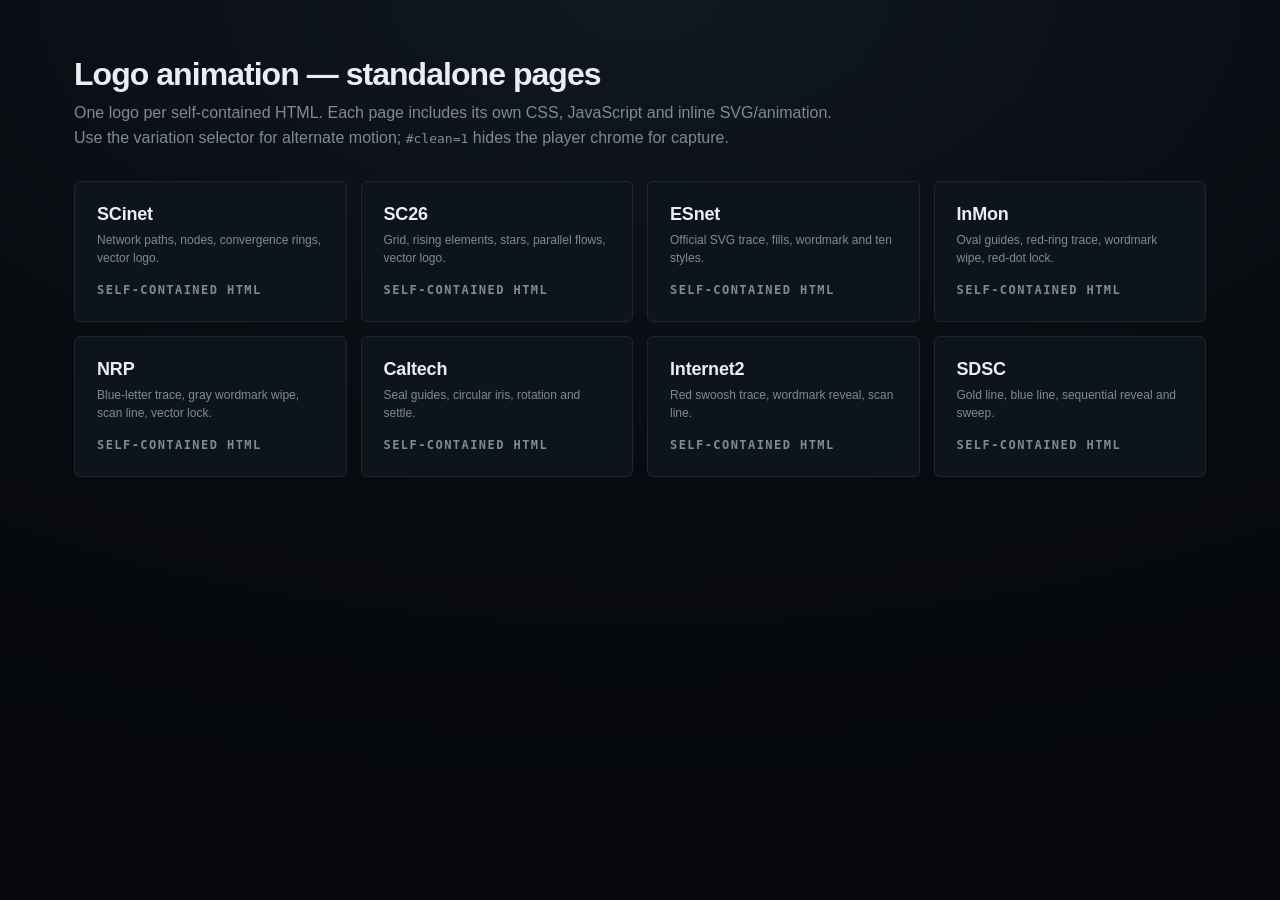
<file: logos/index.html>
<!doctype html>
<html lang="en">
<head>
<meta charset="utf-8">
<meta name="viewport" content="width=device-width, initial-scale=1">
<title>Logo animation — standalone pages</title>
<style>
:root{--bg:#080B10;--panel:#0E141B;--line:#1D2632;--text:#E9EEF4;--muted:#7D8A99;--accent:#5EB2D7}
*{box-sizing:border-box}
html,body{height:100%}
body{margin:0;background:radial-gradient(125% 95% at 50% 0%,#111821 0%,#080B10 55%,#05070A 100%);color:var(--text);font-family:-apple-system,BlinkMacSystemFont,"Segoe UI",Inter,Roboto,Helvetica,Arial,sans-serif}
.wrap{max-width:1180px;margin:0 auto;padding:56px 24px 80px}
h1{font-size:32px;letter-spacing:-.03em;margin:0 0 8px}
p{color:var(--muted);max-width:760px;line-height:1.55;margin:0 0 30px}
.grid{display:grid;grid-template-columns:repeat(auto-fit,minmax(220px,1fr));gap:14px}
a.card{display:block;background:var(--panel);border:1px solid var(--line);border-radius:6px;padding:22px;color:var(--text);text-decoration:none;transition:border-color .2s,transform .2s}
a.card:hover{border-color:#2A3543;transform:translateY(-2px)}
.card b{display:block;font-size:18px;letter-spacing:-.01em;margin-bottom:6px}
.card span{display:block;color:var(--muted);font-size:12px;line-height:1.5}
.tag{display:inline-block;margin-top:14px;font:600 10px/1 ui-monospace,SFMono-Regular,Menlo,monospace;color:var(--accent);letter-spacing:.12em}
</style>
</head>
<body><div class="wrap">
<h1>Logo animation — standalone pages</h1>
<p>One logo per self-contained HTML. Each page includes its own CSS, JavaScript and inline SVG/animation. Use the variation selector for alternate motion; <code>#clean=1</code> hides the player chrome for capture.</p>
<div class="grid">
<a class="card" href="scinet.html"><b>SCinet</b><span>Network paths, nodes, convergence rings, vector logo.</span><span class="tag">SELF-CONTAINED HTML</span></a>
<a class="card" href="sc26.html"><b>SC26</b><span>Grid, rising elements, stars, parallel flows, vector logo.</span><span class="tag">SELF-CONTAINED HTML</span></a>
<a class="card" href="esnet.html"><b>ESnet</b><span>Official SVG trace, fills, wordmark and ten styles.</span><span class="tag">SELF-CONTAINED HTML</span></a>
<a class="card" href="inmon.html"><b>InMon</b><span>Oval guides, red-ring trace, wordmark wipe, red-dot lock.</span><span class="tag">SELF-CONTAINED HTML</span></a>
<a class="card" href="nrp.html"><b>NRP</b><span>Blue-letter trace, gray wordmark wipe, scan line, vector lock.</span><span class="tag">SELF-CONTAINED HTML</span></a>
<a class="card" href="caltech.html"><b>Caltech</b><span>Seal guides, circular iris, rotation and settle.</span><span class="tag">SELF-CONTAINED HTML</span></a>
<a class="card" href="internet2.html"><b>Internet2</b><span>Red swoosh trace, wordmark reveal, scan line.</span><span class="tag">SELF-CONTAINED HTML</span></a>
<a class="card" href="sdsc.html"><b>SDSC</b><span>Gold line, blue line, sequential reveal and sweep.</span><span class="tag">SELF-CONTAINED HTML</span></a>
</div>
</div></body></html>
</file>
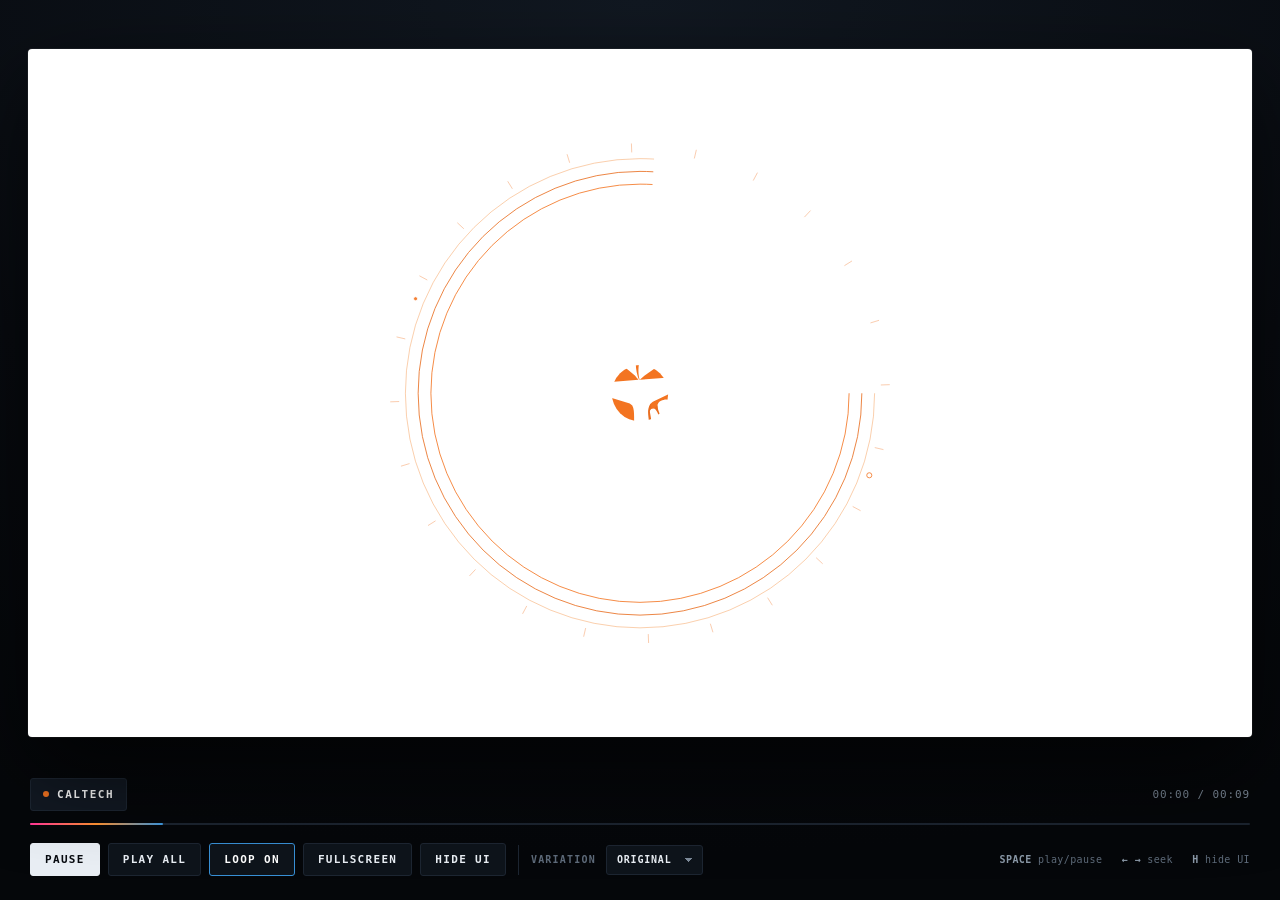
<file: logos/caltech.html>
<!doctype html>
<html lang="en">
<head>
<meta charset="utf-8">
<meta name="viewport" content="width=device-width, initial-scale=1">
<title>Caltech — Logo Animation</title>
<style>
:root{
  --bg:#080B10;--panel:#0E141B;--line:#1D2632;--text:#E9EEF4;--muted:#7D8A99;
  --accent:#FF3694;--blue:#3890D6;--orange:#F48C2F;--green:#7AA154;
}
*{box-sizing:border-box}
html,body{height:100%}
body{
  margin:0;overflow:hidden;color:var(--text);
  background:radial-gradient(125% 95% at 50% 0%,#111821 0%,#080B10 55%,#05070A 100%);
  font-family:-apple-system,BlinkMacSystemFont,"Segoe UI",Inter,Roboto,Helvetica,Arial,sans-serif;
}
#shell{height:100%;display:flex;flex-direction:column;min-height:0}
#stage-wrap{flex:1;display:flex;align-items:center;justify-content:center;padding:26px 28px 18px;min-height:0}
#stage-frame{
  position:relative;width:min(100%,calc((100vh - 190px)*16/9));aspect-ratio:16/9;
  background:#fff;border-radius:4px;overflow:hidden;cursor:pointer;
  box-shadow:0 34px 90px rgba(0,0,0,.65),0 0 0 1px rgba(255,255,255,.06);
}
#stage{display:block;width:100%;height:100%;background:transparent;position:relative;z-index:1}
#ui{flex:0 0 auto;padding:0 30px 24px;width:100%;max-width:1600px;margin:0 auto}
#topline{display:flex;align-items:center;justify-content:space-between;gap:20px;margin-bottom:12px}
#chapters{display:flex;gap:6px;flex-wrap:wrap}
.chapter{
  appearance:none;border:1px solid transparent;background:transparent;color:var(--muted);
  font:600 11px/1 ui-monospace,SFMono-Regular,Menlo,monospace;letter-spacing:.14em;
  padding:10px 12px;border-radius:3px;cursor:pointer;transition:color .2s,border-color .2s,background .2s;
}
.chapter:hover{color:var(--text);border-color:var(--line)}
.chapter.active{color:#fff;border-color:var(--line);background:#121923}
.chapter .dot{display:inline-block;width:6px;height:6px;border-radius:50%;margin-right:8px;vertical-align:1px;background:currentColor;opacity:.5}
.chapter[data-act="0"].active .dot{background:var(--accent);opacity:1}
.chapter[data-act="1"].active .dot{background:var(--orange);opacity:1}
.chapter[data-act="2"].active .dot{background:var(--blue);opacity:1}
.chapter[data-act="3"].active .dot{background:#BF2027;opacity:1}
.chapter[data-act="4"].active .dot{background:#3FBECF;opacity:1}
.chapter[data-act="5"].active .dot{background:#F37421;opacity:1}
.chapter[data-act="6"].active .dot{background:#DB3123;opacity:1}
.chapter[data-act="7"].active .dot{background:#C69214;opacity:1}
#time{font:500 11px/1 ui-monospace,SFMono-Regular,Menlo,monospace;color:var(--muted);letter-spacing:.08em;white-space:nowrap}
#track{height:2px;background:#1A222D;border-radius:2px;cursor:pointer;position:relative;margin-bottom:18px}
#progress{position:absolute;left:0;top:0;height:100%;width:0;background:linear-gradient(90deg,var(--accent),var(--orange) 50%,var(--blue));border-radius:2px}
#track .tick{position:absolute;top:-3px;width:1px;height:8px;background:#2A3543}
#controls{display:flex;align-items:center;gap:8px;flex-wrap:wrap}
.btn{
  appearance:none;border:1px solid var(--line);background:var(--panel);color:var(--text);
  font:600 11px/1 ui-monospace,SFMono-Regular,Menlo,monospace;letter-spacing:.12em;
  padding:10px 14px;border-radius:3px;cursor:pointer;transition:background .2s,border-color .2s,color .2s;
}
.btn:hover{background:#151D27;border-color:#2A3543}
.btn.primary{background:#E9EEF4;color:#080B10;border-color:#E9EEF4}
.btn.primary:hover{background:#fff}
.btn[aria-pressed="true"]{border-color:var(--blue);color:#fff}
#styles{display:flex;align-items:center;gap:8px;border-left:1px solid var(--line);padding-left:12px;margin-left:4px}
#styles-label{font:600 10px/1 ui-monospace,SFMono-Regular,Menlo,monospace;color:#5E6B7A;letter-spacing:.12em;margin-right:2px}
#variation-select{
  appearance:none;border:1px solid var(--line);background-color:var(--panel);color:var(--text);
  font:600 10px/1 ui-monospace,SFMono-Regular,Menlo,monospace;letter-spacing:.08em;
  padding:9px 30px 9px 10px;border-radius:3px;cursor:pointer;
  background-image:linear-gradient(45deg,transparent 50%,#7D8A99 50%),linear-gradient(135deg,#7D8A99 50%,transparent 50%);
  background-position:calc(100% - 13px) 50%,calc(100% - 9px) 50%;
  background-size:4px 4px,4px 4px;background-repeat:no-repeat;
}
#variation-select:hover{border-color:#2A3543}
#hint{margin-left:auto;color:#5E6B7A;font:500 10px/1.4 ui-monospace,SFMono-Regular,Menlo,monospace;letter-spacing:.04em;text-align:right}
#hint b{color:#8B99A8;font-weight:600}
body.clean #ui{display:none}
body.clean #stage-wrap{padding:0}
body.clean #stage-frame{width:min(100vw,calc(100vh*16/9));max-height:100vh;border-radius:0;box-shadow:none}
#stage-frame:fullscreen{width:100vw;height:100vh;max-width:none;max-height:none;aspect-ratio:auto;border-radius:0;box-shadow:none;background:#fff;cursor:default}
#stage-frame:fullscreen #stage{width:100%;height:100%}
@media (max-width:720px){
  #stage-wrap{padding:12px 12px 8px}
  #ui{padding:0 14px 14px}
  #hint{display:none}
  .chapter{padding:9px 8px;letter-spacing:.08em}
  .btn{padding:9px 10px}
}
</style>
</head>
<body>
<div id="shell">
  <div id="stage-wrap">
    <div id="stage-frame">
      <svg id="stage" viewBox="0 0 1920 1080" preserveAspectRatio="xMidYMid meet" role="img" aria-label="Animated logo study for Caltech">
<defs>
          <clipPath id="esnet-word-clip" clipPathUnits="userSpaceOnUse">
            <rect id="esnet-word-clip-rect" x="741.8" y="388.2" width="0" height="303.6"/>
          </clipPath>
          <clipPath id="variation-iris" clipPathUnits="userSpaceOnUse"><circle id="variation-iris-circle" cx="960" cy="540" r="0"/></clipPath>
          <clipPath id="variation-scan" clipPathUnits="userSpaceOnUse"><rect id="variation-scan-rect" x="0" y="1080" width="1920" height="0"/></clipPath>
        </defs>
<g id="act-caltech">
<defs>
<clipPath id="caltech-iris" clipPathUnits="userSpaceOnUse"><circle id="caltech-iris-circle" cx="960" cy="540" r="0"/></clipPath>
</defs>
<g id="caltech-guides" opacity="0"></g>
<g id="caltech-pulses"></g>
<g id="caltech-seal" clip-path="url(#caltech-iris)" opacity="0">
<g id="caltech-motion">
<g transform="translate(650 231.0193) scale(2.4800794)" shape-rendering="geometricPrecision">
<defs
     id="defs4">
    <clipPath
       id="clipPath3145"
       clipPathUnits="userSpaceOnUse">
      <path
         id="path3147"
         d="m 340.666,180.462 164.205,0 0,153.303 -164.205,0 0,-153.303 z"
         inkscape:connector-curvature="0" />
    </clipPath>
    <clipPath
       id="clipPath3081"
       clipPathUnits="userSpaceOnUse">
      <path
         id="path3083"
         d="m 258.874,684.337 209.126,0 0,65.413 -209.126,0 0,-65.413 z"
         inkscape:connector-curvature="0" />
    </clipPath>
    <clipPath
       id="clipPath3057"
       clipPathUnits="userSpaceOnUse">
      <path
         id="path3059"
         d="m 258.874,684.337 65.6,0 0,65.413 -65.6,0 0,-65.413 z"
         inkscape:connector-curvature="0" />
    </clipPath>
    <clipPath
       id="clipPath3039"
       clipPathUnits="userSpaceOnUse">
      <path
         id="path3041"
         d="M 0,0 612,0 612,792 0,792 0,0 z"
         inkscape:connector-curvature="0" />
    </clipPath>
    <clipPath
       id="clipPath3025"
       clipPathUnits="userSpaceOnUse">
      <path
         id="path3027"
         d="m 54,253.874 286.667,0 0,284.338 -286.667,0 0,-284.338 z"
         inkscape:connector-curvature="0" />
    </clipPath>
    <clipPath
       id="clipPath3011"
       clipPathUnits="userSpaceOnUse">
      <path
         id="path3013"
         d="m 340.667,333.765 271.333,0 0,204.447 -271.333,0 0,-204.447 z"
         inkscape:connector-curvature="0" />
    </clipPath>
    <clipPath
       id="clipPath2999"
       clipPathUnits="userSpaceOnUse">
      <path
         id="path3001"
         d="M 0,0 612,0 612,792 0,792 0,0 z"
         inkscape:connector-curvature="0" />
    </clipPath>
    <clipPath
       id="clipPath3057-9"
       clipPathUnits="userSpaceOnUse">
      <path
         inkscape:connector-curvature="0"
         id="path3059-4"
         d="m 258.874,684.337 65.6,0 0,65.413 -65.6,0 0,-65.413 z" />
    </clipPath>
  </defs>
  
  
  <g
     inkscape:label="Layer 1"
     inkscape:groupmode="layer"
     id="layer1"
     transform="translate(-602.2449,20.371419)">
    <g
       id="g4330">
      <path
         transform="matrix(3.5713143,0,0,3.5595714,-424.50796,-487.71024)"
         d="m 357.5,166.29076 c 0,19.32996 -15.67003,35 -35,35 -19.32997,0 -35,-15.67004 -35,-35 0,-19.32997 15.67003,-35 35,-35 19.32997,0 35,15.67003 35,35 z"
         sodipodi:ry="35"
         sodipodi:rx="35"
         sodipodi:cy="166.29076"
         sodipodi:cx="322.5"
         id="path4247"
         style="fill:#ffffff;fill-opacity:1;stroke:none"
         sodipodi:type="arc" />
      <g
         mask="none"
         transform="matrix(3.8108477,0,0,-3.8108477,-384.28448,2836.8113)"
         id="g3053">
        <g
           clip-path="url(#clipPath3057-9)"
           id="g3055">
          <g
             transform="translate(321.797,716.2449)"
             id="g3061">
            <path
               id="path3063"
               style="fill:#f37421;fill-opacity:1;fill-rule:nonzero;stroke:none"
               d="m 0,0 -3.845,-0.164 c 0.144,0.493 0.361,0.716 0.738,1.034 L -0.226,3.348 -2.878,3.235 C -3.261,3.218 -3.536,3.213 -3.733,2.841 L -3.754,2.84 -3.806,4.053 -3.785,4.054 C -3.558,3.7 -3.283,3.711 -2.899,3.728 l 2.735,0.117 c 0.383,0.016 0.657,0.028 0.848,0.393 l 0.021,10e-4 0.042,-1.001 -0.007,0 C 0.659,3.207 0.626,3.178 0.574,3.128 L 0.44,3.026 -2.618,0.382 -0.021,0.494 c 0.384,0.016 0.658,0.02 0.848,0.393 l 0.021,0 0.051,-1.205 -0.02,-0.002 C 0.658,0.028 0.384,0.016 0,0 m 0.558,-4.252 c -0.219,-1.424 -1.461,-2.256 -2.681,-2.064 -1.382,0.218 -2.204,1.521 -1.991,2.87 0.211,1.342 1.351,2.322 2.741,2.102 1.287,-0.202 2.188,-1.49 1.931,-2.908 m -1.369,-5.031 -0.019,0.006 c -0.008,0.374 -0.504,0.494 -0.796,0.596 l -2.825,0.982 -0.364,-0.862 c -0.179,-0.431 -0.163,-0.866 -0.003,-1.284 l -0.007,-0.02 -0.745,0.637 0.925,2.663 0.02,-0.007 c 0.001,-0.371 0.494,-0.499 0.786,-0.6 l 2.443,-0.848 c 0.298,-0.103 0.757,-0.307 0.995,-0.019 l 0.02,-0.007 -0.43,-1.237 z m -2.221,-5.243 c -0.701,-1.259 -2.155,-1.606 -3.231,-1 -1.22,0.686 -1.538,2.194 -0.868,3.384 0.666,1.183 2.076,1.705 3.302,1.016 1.136,-0.638 1.533,-2.16 0.797,-3.4 m -3.873,-5.405 c -0.236,-0.277 -0.5,-0.521 -0.789,-0.742 l -0.599,0.512 0.013,0.016 c 0.423,0.008 0.835,0.342 1.107,0.659 0.696,0.814 0.695,1.889 -0.144,2.608 -0.839,0.718 -2.045,0.595 -2.75,-0.229 -0.206,-0.239 -0.388,-0.517 -0.522,-0.809 l 0.751,-0.642 c 0.24,-0.206 0.5,-0.419 0.794,-0.265 l 0.016,-0.014 -0.683,-0.796 -0.015,0.013 c -0.041,0.08 -0.124,0.151 -0.202,0.217 l -1.199,1.027 c -0.078,0.067 -0.157,0.143 -0.257,0.175 0.279,0.484 0.549,0.957 0.91,1.379 1.142,1.334 2.546,1.496 3.593,0.6 1.12,-0.96 1.056,-2.448 -0.024,-3.709 m -2.199,-2.117 c -0.168,-0.141 -0.357,-0.236 -0.518,-0.184 l -1.991,0.669 0.167,-1.525 c 0.021,-0.207 0.112,-0.56 0.526,-0.456 l 0.013,-0.016 -0.921,-0.771 -0.336,3.03 -0.697,0.832 c -0.264,0.314 -0.396,0.472 -0.828,0.442 l -0.013,0.016 1.026,0.86 0.013,-0.017 c -0.147,-0.347 0.176,-0.659 0.382,-0.905 l 0.653,-0.778 2.05,-0.673 c 0.335,-0.112 0.586,-0.198 0.953,-0.123 l -0.479,-0.401 z m -5.182,43.882 c 0.349,-0.125 0.638,0.294 0.834,0.533 l 1.635,2.003 c 0.2,0.245 0.548,0.606 0.36,0.929 l 0.013,0.015 1.7,-1.388 c 0.091,-0.074 0.172,-0.158 0.271,-0.177 l 0.016,-0.014 -0.503,-0.616 -0.016,0.013 c -0.013,0.321 -0.213,0.52 -0.458,0.719 -0.186,0.152 -0.375,0.299 -0.572,0.406 l -0.807,-0.988 0.637,-0.521 c 0.081,-0.065 0.165,-0.135 0.256,-0.155 l 0.015,-0.013 -0.46,-0.563 -0.016,0.013 c 0.045,0.229 -0.187,0.401 -0.351,0.535 l -0.393,0.321 -0.786,-0.962 c -0.195,-0.239 -0.554,-0.592 -0.371,-0.91 l -0.013,-0.016 -1.004,0.82 0.013,0.016 z m -2.7,1.581 c -1.177,0.677 -1.686,2.092 -0.986,3.312 0.649,1.13 2.174,1.512 3.406,0.766 1.253,-0.712 1.587,-2.169 0.972,-3.24 -0.697,-1.214 -2.208,-1.517 -3.392,-0.838 m 9.411,-1.467 0.013,-0.015 c 0.028,-0.086 0.086,-0.153 0.134,-0.23 l 0.111,-0.13 1.664,-1.943 c 0.076,-0.089 0.153,-0.168 0.243,-0.209 l 0.012,-0.015 -0.762,-0.365 -0.014,0.016 c 0.125,0.224 -0.027,0.455 -0.175,0.626 l -0.402,0.469 -2.375,-2.035 c -0.298,-0.254 -0.505,-0.423 -0.43,-0.837 l -0.016,-0.013 -0.883,1.031 0.015,0.013 c 0.322,-0.176 0.676,0.182 0.911,0.382 l 2.323,1.99 -0.393,0.459 c -0.191,0.225 -0.449,0.41 -0.739,0.442 l -0.013,0.015 0.776,0.349 z m 2.685,-3.367 0.017,0.011 1.189,-1.845 c 0.063,-0.098 0.114,-0.204 0.203,-0.253 l 0.011,-0.017 -0.675,-0.435 -0.011,0.017 c 0.093,0.313 -0.036,0.564 -0.207,0.829 -0.13,0.203 -0.266,0.4 -0.42,0.563 l -1.072,-0.691 0.442,-0.686 c 0.059,-0.092 0.119,-0.185 0.198,-0.231 l 0.011,-0.018 -0.611,-0.394 -0.012,0.017 c 0.108,0.2 -0.054,0.439 -0.169,0.617 l -0.274,0.428 -1.367,-0.881 0.402,-0.777 c 0.211,-0.403 0.588,-0.723 1.027,-0.847 l 0.012,-0.018 -0.922,-0.227 -1.55,2.405 0.017,0.012 c 0.294,-0.228 0.698,0.081 0.958,0.249 l 2.174,1.4 c 0.265,0.171 0.709,0.407 0.629,0.772 m 3.384,-5.833 c 0.17,-0.382 0.273,-0.802 0.349,-1.21 l -0.721,-0.32 c 0.067,0.442 0.027,0.904 -0.157,1.318 -0.383,0.866 -1.284,1.187 -2.193,0.784 -0.922,-0.409 -1.465,-1.4 -1.037,-2.367 0.209,-0.47 0.586,-0.865 0.988,-1.16 L -4.269,9.774 -5.138,9.772 c -0.269,0.233 -0.464,0.537 -0.608,0.863 -0.657,1.48 -0.235,2.762 1.107,3.358 1.298,0.575 2.563,0.041 3.133,-1.245 m 0.931,-2.655 0.02,0.005 0.305,-1.267 -0.02,-0.005 c -0.206,0.303 -0.684,0.146 -0.991,0.072 l -0.827,-0.199 0.581,-2.408 0.827,0.2 c 0.307,0.073 0.805,0.144 0.849,0.514 L 0.189,7.011 0.497,5.737 0.477,5.732 C 0.268,6.041 -0.21,5.884 -0.509,5.811 L -3.031,5.204 C -3.33,5.132 -3.827,5.055 -3.872,4.684 l -0.02,-0.005 -0.307,1.274 0.02,0.005 C -3.97,5.648 -3.494,5.812 -3.194,5.884 L -1.987,6.176 -2.568,8.583 -3.775,8.292 C -4.075,8.22 -4.571,8.142 -4.618,7.778 l -0.02,-0.004 -0.305,1.267 0.02,0.004 C -4.716,8.743 -4.239,8.9 -3.939,8.972 l 2.521,0.608 c 0.301,0.072 0.798,0.143 0.843,0.513 m -19.87,19.101 -0.019,0.006 c -0.135,0.297 -0.397,0.403 -0.699,0.493 -0.23,0.068 -0.462,0.13 -0.684,0.152 l -0.363,-1.223 0.783,-0.231 c 0.105,-0.032 0.21,-0.063 0.3,-0.047 l 0.021,-0.006 -0.207,-0.697 -0.02,0.006 c -0.049,0.222 -0.327,0.297 -0.531,0.358 l -0.487,0.144 -0.461,-1.559 0.812,-0.326 c 0.422,-0.169 0.916,-0.165 1.331,0.027 l 0.02,-0.005 -0.551,-0.775 -2.742,0.813 0.005,0.02 c 0.371,0.019 0.475,0.517 0.563,0.813 l 0.735,2.48 c 0.09,0.302 0.271,0.771 -0.028,0.995 l 0.006,0.02 2.105,-0.624 c 0.112,-0.033 0.22,-0.079 0.319,-0.059 l 0.02,-0.005 -0.228,-0.77 z m -5.077,-23.06 c -1.328,-1.169 -3.093,-1.893 -4.457,-2.973 -0.164,0.408 -0.144,1.382 -0.083,1.852 0.568,4.232 3.331,7.301 3.245,11.817 0.062,1.868 -0.325,3.56 -1.122,5.085 0.137,0.104 0.211,-0.091 0.298,-0.122 1.469,-2.379 3.114,-4.683 3.94,-7.323 0.929,-2.834 0.52,-6.276 -1.821,-8.336 m -3.809,20.858 -0.007,0.453 c -0.295,-0.403 -0.856,-0.576 -1.336,-0.583 -0.453,-0.006 -0.934,0.131 -1.248,0.462 -0.37,0.392 -0.363,0.852 -0.37,1.346 l -0.028,1.831 c -0.004,0.309 0.037,0.81 -0.316,0.935 l 0,0.021 1.304,0.02 0,-0.021 c -0.341,-0.136 -0.293,-0.636 -0.288,-0.945 l 0.028,-1.831 c 0.013,-0.912 0.403,-1.332 1.11,-1.321 0.384,0.006 0.773,0.169 0.994,0.495 0.148,0.208 0.139,0.38 0.134,0.626 l -0.03,2.065 c -0.004,0.308 0.029,0.81 -0.316,0.935 l 0,0.021 1.303,0.019 0.007,-0.02 c -0.348,-0.136 -0.299,-0.636 -0.295,-0.951 l 0.039,-2.586 c 0.005,-0.309 -0.029,-0.81 0.323,-0.936 l 0,-0.02 -1.008,-0.015 z m -4.6,3.518 -0.02,-0.004 c -0.131,0.22 -0.407,0.205 -0.629,0.164 l -0.608,-0.111 0.563,-3.077 c 0.07,-0.385 0.112,-0.649 0.507,-0.793 l 0.004,-0.02 -1.336,-0.244 -0.004,0.02 c 0.314,0.19 0.184,0.675 0.128,0.979 l -0.55,3.009 -0.594,-0.108 c -0.29,-0.053 -0.58,-0.183 -0.753,-0.417 l -0.021,-0.004 0.089,0.846 0.021,0.004 c 0.087,-0.019 0.175,-0.003 0.265,0 l 0.169,0.031 2.517,0.459 c 0.115,0.022 0.221,0.048 0.301,0.105 l 0.021,0.003 -0.07,-0.842 z m -4.367,-4.856 -0.006,0.019 c 0.292,0.219 0.105,0.693 0.015,0.988 l -0.755,2.474 c -0.092,0.301 -0.192,0.795 -0.565,0.817 l -0.006,0.02 1.247,0.38 0.006,-0.02 c -0.29,-0.224 -0.103,-0.698 -0.013,-0.993 l 0.755,-2.474 c 0.09,-0.296 0.196,-0.786 0.563,-0.811 l 0.006,-0.019 -1.247,-0.381 z m -2.605,-1.022 -0.008,0.02 c 0.265,0.254 0.031,0.698 -0.09,0.983 l -1.195,2.816 -0.555,-0.235 c -0.272,-0.115 -0.526,-0.305 -0.645,-0.571 l -0.018,-0.009 -0.098,0.846 0.019,0.008 c 0.089,0 0.171,0.035 0.258,0.057 l 0.158,0.068 2.356,0.998 c 0.107,0.046 0.206,0.095 0.272,0.168 l 0.018,0.008 0.117,-0.837 -0.019,-0.008 c -0.176,0.186 -0.442,0.111 -0.65,0.022 l -0.568,-0.241 1.222,-2.88 c 0.152,-0.36 0.25,-0.609 0.668,-0.663 l 0.008,-0.019 -1.25,-0.531 z m -0.559,-24.964 c -0.27,-0.093 -0.237,-0.456 -0.237,-0.676 l 0,-1.847 c 0,-0.221 -0.033,-0.578 0.237,-0.671 l 0,-0.015 -1.024,0 0,0.015 c 0.269,0.088 0.237,0.45 0.237,0.671 l 0,1.847 c 0,0.225 0.037,0.583 -0.237,0.676 l 0,0.015 1.024,0 0,-0.015 z m -2.413,23.233 c -0.358,-0.217 -0.747,-0.383 -1.156,-0.464 l -0.616,0.628 c 0.527,-0.087 1.122,0.019 1.579,0.297 0.333,0.204 0.715,0.711 0.465,1.12 -0.557,0.914 -2.472,-0.48 -3.229,0.761 -0.451,0.738 0.133,1.481 0.847,1.917 0.293,0.179 0.616,0.32 0.951,0.404 l 0.404,-0.662 c -0.371,0.095 -0.816,0.008 -1.145,-0.192 -0.333,-0.204 -0.676,-0.591 -0.429,-0.995 0.489,-0.802 2.496,0.44 3.158,-0.643 0.382,-0.627 0.084,-1.613 -0.829,-2.171 m -0.367,-25.937 c -0.491,-0.354 -1.041,-0.53 -1.655,-0.603 l 0.269,0.303 c 0.863,0.162 1.649,0.877 1.649,1.7 0,0.5 -0.306,1.049 -0.926,1.049 -0.464,0 -0.788,-0.328 -0.788,-0.739 0,-0.447 0.324,-0.799 0.82,-0.799 0.199,0 0.398,0.063 0.571,0.156 l -0.366,-0.407 c -0.14,-0.049 -0.286,-0.073 -0.437,-0.073 -0.63,0 -1.132,0.427 -1.132,1.02 0,0.715 0.641,1.19 1.402,1.19 0.846,0 1.401,-0.603 1.401,-1.342 0,-0.564 -0.329,-1.107 -0.808,-1.455 m -2.671,24.614 -3.734,0.703 1.744,-2.001 c 0.252,-0.29 0.427,-0.501 0.841,-0.423 l 0.013,-0.015 -0.915,-0.798 -0.013,0.016 c 0.134,0.399 -0.047,0.606 -0.298,0.896 l -1.799,2.064 c -0.252,0.289 -0.432,0.496 -0.836,0.417 l -0.014,0.015 0.756,0.658 0.004,-0.005 c 0.075,-0.044 0.118,-0.052 0.19,-0.062 l 0.163,-0.04 3.975,-0.74 -1.708,1.96 c -0.252,0.289 -0.427,0.501 -0.837,0.418 l -0.013,0.015 0.91,0.793 0.014,-0.015 c -0.135,-0.39 0.046,-0.597 0.298,-0.887 l 2.528,-2.902 c -0.475,-0.196 -0.785,-0.164 -1.269,-0.067 m -0.267,-43.834 c -0.926,-1.075 -2.299,-1.135 -3.365,-0.217 -0.317,0.273 -0.59,0.607 -0.834,0.944 l 0.515,0.598 c 0.129,-0.429 0.363,-0.829 0.706,-1.124 0.718,-0.618 1.669,-0.523 2.318,0.231 0.658,0.764 0.725,1.893 -0.076,2.582 -0.39,0.337 -0.901,0.532 -1.39,0.627 l -0.015,0.013 0.784,0.374 c 0.343,-0.095 0.65,-0.287 0.92,-0.519 1.226,-1.056 1.395,-2.397 0.437,-3.509 m -6.487,3.183 -0.016,-0.013 -0.675,0.848 1.865,3.308 c 0.208,0.367 0.431,0.702 0.344,1.132 l 0.015,0.013 0.876,-1.1 -0.016,-0.013 c -0.327,0.169 -0.352,0.079 -0.612,-0.364 l -0.527,-0.893 1.077,-1.352 0.979,0.323 c 0.391,0.127 0.576,0.212 0.467,0.547 l 0.016,0.013 0.786,-0.987 -0.016,-0.013 c -0.403,0.187 -0.776,0.039 -1.176,-0.087 l -2.952,-0.885 c -0.253,-0.078 -0.559,-0.155 -0.435,-0.477 m -2.54,3.464 -0.018,-0.009 -0.638,1.144 0.018,0.01 c 0.284,-0.242 0.704,0.047 0.974,0.198 l 2.613,1.456 -0.401,0.844 c -0.203,0.421 -0.538,0.698 -0.956,0.858 l -0.011,0.017 0.971,0.133 1.373,-2.463 -0.018,-0.01 c -0.278,0.245 -0.702,-0.037 -0.971,-0.188 l -2.26,-1.259 c -0.275,-0.154 -0.733,-0.361 -0.676,-0.731 m -1.857,3.529 -0.019,-0.008 -0.515,1.197 0.019,0.007 c 0.255,-0.263 0.705,-0.024 0.989,0.098 l 2.375,1.021 c 0.284,0.123 0.761,0.282 0.745,0.65 l 0.019,0.007 0.514,-1.197 -0.018,-0.008 c -0.249,0.267 -0.7,0.028 -0.983,-0.094 l -2.376,-1.022 c -0.29,-0.125 -0.769,-0.278 -0.75,-0.651 m -1.16,2.89 -0.019,-0.006 -0.62,2.106 c -0.032,0.112 -0.052,0.229 -0.123,0.3 l -0.006,0.02 0.764,0.224 0.005,-0.02 c -0.17,-0.272 -0.117,-0.549 -0.028,-0.852 0.068,-0.23 0.142,-0.459 0.243,-0.657 l 1.224,0.359 -0.232,0.79 c -0.029,0.099 -0.06,0.204 -0.122,0.272 l -0.006,0.02 0.697,0.204 0.006,-0.019 c -0.166,-0.164 -0.072,-0.437 -0.012,-0.641 l 0.143,-0.486 1.192,0.35 c 0.296,0.086 0.792,0.175 0.82,0.541 l 0.02,0.006 0.366,-1.244 -0.02,-0.006 c -0.217,0.301 -0.692,0.118 -0.989,0.032 l -2.482,-0.73 c -0.302,-0.089 -0.794,-0.191 -0.821,-0.563 m 0.522,8.586 c 1.388,0.182 2.545,-0.836 2.722,-2.189 0.176,-1.347 -0.64,-2.609 -2.034,-2.791 -1.293,-0.17 -2.521,0.811 -2.674,2.243 -0.194,1.428 0.762,2.577 1.986,2.737 m -2.146,1.132 -0.02,0.002 0.075,1.63 c 0.043,0.919 0.545,1.397 1.169,1.369 0.603,-0.029 1.051,-0.578 1.155,-1.146 l 1.287,0.93 c 0.361,0.265 0.727,0.667 0.991,1.039 -0.131,0.376 -0.393,0.437 -0.759,0.52 l -2.669,0.605 c -0.375,0.085 -0.642,0.146 -0.922,-0.157 l -0.02,0.005 0.221,0.976 0.007,-0.001 c 0.086,0.009 0.126,0.028 0.19,0.062 l 0.155,0.064 3.646,1.748 -2.536,0.575 c -0.375,0.085 -0.641,0.152 -0.922,-0.158 l -0.02,0.006 0.267,1.176 0.02,-0.004 c 0.122,-0.393 0.389,-0.454 0.764,-0.538 L -55.016,8.38 C -55.284,7.942 -55.552,7.785 -56,7.576 l -3.429,-1.635 2.588,-0.587 c 0.375,-0.085 0.641,-0.152 0.928,0.156 L -55.892,5.505 -56.16,4.32 -56.174,4.324 -56.201,3.748 C -56.218,3.384 -56.317,3.162 -56.58,2.969 l -1.074,-0.788 -0.995,-0.587 c -0.057,0.553 -0.281,1.202 -0.925,1.231 -0.494,0.023 -0.801,-0.388 -0.801,-0.849 -10e-4,-0.157 0.012,-0.309 0.033,-0.468 l 3.069,-0.142 c 0.316,-0.014 0.814,-0.078 0.953,0.265 l 0.021,-0.001 -0.06,-1.308 -0.021,0.001 c -0.107,0.355 -0.616,0.33 -0.925,0.345 l -2.583,0.119 c -0.315,0.014 -0.813,0.086 -0.96,-0.259 m 2.28,11.766 0.019,-0.008 c -10e-4,-0.366 0.488,-0.51 0.776,-0.62 l 2.416,-0.923 c 0.288,-0.111 0.742,-0.328 0.986,-0.054 l 0.019,-0.008 -0.466,-1.217 -0.018,0.007 c 0.007,0.365 -0.483,0.508 -0.771,0.618 l -2.416,0.924 c -0.294,0.112 -0.745,0.336 -0.991,0.056 l -0.02,0.008 0.466,1.217 z m 1.79,3.661 3.769,-0.466 c 0.418,-0.053 0.814,-0.132 1.178,0.113 l 0.018,-0.01 -0.685,-1.228 -0.018,0.01 c 0.032,0.367 -0.06,0.356 -0.57,0.427 l -1.025,0.148 -0.841,-1.51 0.671,-0.783 c 0.266,-0.313 0.416,-0.452 0.684,-0.224 l 0.018,-0.01 -0.614,-1.103 -0.018,0.011 c 0.019,0.444 -0.259,0.733 -0.527,1.055 l -1.942,2.393 c -0.169,0.204 -0.357,0.457 -0.607,0.22 l -0.019,0.01 0.528,0.947 z m 5.919,-16.963 0,-1.847 c 0,-0.221 -0.033,-0.578 0.237,-0.671 l 0,-0.015 -1.025,0 0,0.015 c 0.27,0.088 0.238,0.45 0.238,0.671 l 0,1.847 c 0,0.225 0.038,0.583 -0.238,0.676 l 0,0.015 1.025,0 0,-0.015 c -0.27,-0.093 -0.237,-0.456 -0.237,-0.676 m 4.122,-1.671 c 0,-0.558 -0.625,-0.94 -1.45,-0.94 -0.771,0 -1.428,0.342 -1.428,0.911 0,0.455 0.388,0.705 0.808,0.862 -0.372,0.137 -0.679,0.382 -0.679,0.774 0,0.5 0.539,0.833 1.283,0.833 0.55,0 1.261,-0.221 1.261,-0.813 0,-0.353 -0.345,-0.584 -0.657,-0.725 0.452,-0.196 0.862,-0.383 0.862,-0.902 m -6.042,24.127 0.016,-0.013 c -0.128,-0.344 0.282,-0.647 0.514,-0.85 l 1.946,-1.703 c 0.233,-0.203 0.583,-0.564 0.907,-0.392 l 0.016,-0.013 -0.858,-0.981 -0.016,0.013 c 0.133,0.34 -0.277,0.643 -0.509,0.846 l -1.946,1.703 c -0.238,0.207 -0.584,0.573 -0.912,0.396 l -0.015,0.014 0.857,0.98 z m 25.71,9.996 0.02,-0.002 c 0.077,-0.046 0.165,-0.059 0.252,-0.085 l 0.169,-0.026 2.532,-0.37 c 0.115,-0.016 0.225,-0.025 0.319,0.003 l 0.021,-0.003 -0.336,-0.776 -0.02,0.003 c -0.053,0.25 -0.32,0.324 -0.544,0.357 l -0.612,0.089 -0.452,-3.096 c -0.056,-0.387 -0.101,-0.65 0.228,-0.913 l -0.004,-0.02 -1.344,0.196 0.004,0.02 c 0.358,0.08 0.39,0.581 0.434,0.887 l 0.442,3.027 -0.597,0.088 c -0.291,0.042 -0.608,0.012 -0.847,-0.154 l -0.021,0.003 0.356,0.772 z m -3.053,2.061 c -18.115,0 -32.801,-14.685 -32.801,-32.799 0,-14.15 8.922,-26.182 21.476,-30.783 l 0.075,4.341 0.302,5.061 c 0.389,4.525 0.912,8.981 1.993,13.195 0.369,1.156 0.607,2.595 1.933,3.105 1.789,0.376 3.733,0.052 5.613,0.106 0.006,0.949 0.287,2.202 -0.095,3.052 l -0.41,0.374 -8.725,3.437 c -0.153,0.099 -0.335,0.209 -0.322,0.421 l 0.002,0.143 10.882,0 c -0.16,0.199 -0.422,0.537 -0.571,0.781 l -1.115,1.124 -3.618,3.037 c -1.489,1.246 -2.167,2.914 -1.823,4.845 0.654,3.592 4.287,5.892 5.556,9.221 -0.123,-0.695 -0.208,-1.207 -0.331,-1.738 -0.492,-2.674 -2.013,-3.945 -2.39,-6.679 -0.016,-0.339 -0.195,-1.615 0.102,-1.785 0.066,1.559 0.69,2.942 1.353,4.277 1.326,2.166 2.95,3.853 3.21,6.493 0.041,0.409 -0.026,1.243 -0.189,1.774 l 0.097,-0.002 c 1.733,-2.8 2.612,-6.273 1.709,-9.763 -0.602,-3.351 -2.628,-6.636 -2.197,-10.227 0.081,-0.529 0.181,-1.092 0.344,-1.358 l 11.345,0 c 0.084,-0.215 -0.037,-0.455 -0.241,-0.529 l -9.058,-3.464 c -0.323,-0.178 -0.571,-0.503 -0.635,-0.851 0.045,-0.175 -0.122,-0.336 0.031,-0.466 0.409,0.149 0.981,0.206 1.324,-0.12 0.071,0.183 -0.022,0.407 0.011,0.63 0.036,0.396 0.352,0.72 0.712,0.85 0.428,0.109 1.062,0.31 1.423,-0.093 0.351,-0.394 0.389,-0.937 0.673,-1.339 -0.021,0.456 -0.002,0.988 0.457,1.222 0.46,0.186 1.151,0.426 1.58,0.021 0.833,-1.641 1.388,-3.862 1.967,-5.596 0.329,0.785 1.025,1.137 1.72,0.999 0.338,-0.055 0.734,-0.149 0.853,-0.509 -0.14,-2.525 0.381,-4.839 0.756,-7.19 0.104,-1.261 0.942,-2.631 0.165,-3.838 -0.705,-1.063 -1.709,-1.937 -2.511,-2.959 -0.189,-0.249 -0.156,-0.618 -0.133,-0.928 l 1.901,-8.676 c 11.983,4.883 20.4,16.644 20.4,30.384 0,18.114 -14.686,32.799 -32.8,32.799 m 25.964,-45.343 c -0.838,0.471 -2.032,0.362 -2.559,-0.577 -0.511,-0.909 -0.174,-1.862 0.717,-2.363 0.873,-0.491 2.029,-0.408 2.561,0.537 0.521,0.926 0.184,1.895 -0.719,2.403 m 2.724,9.712 c -0.949,0.151 -2.03,-0.366 -2.199,-1.431 -0.161,-1.03 0.487,-1.806 1.497,-1.965 0.989,-0.156 2.044,0.324 2.212,1.394 0.167,1.05 -0.487,1.841 -1.51,2.002 m -46.845,1.563 c -0.291,0 -0.663,-0.112 -0.663,-0.425 0,-0.417 0.663,-0.564 1.013,-0.666 0.222,0.107 0.443,0.312 0.443,0.557 0,0.309 -0.275,0.534 -0.793,0.534 m 33.425,27.651 c -0.922,0.529 -1.893,0.201 -2.409,-0.697 -0.478,-0.833 -0.381,-2.027 0.553,-2.564 0.904,-0.519 1.861,-0.19 2.369,0.696 0.499,0.869 0.428,2.025 -0.513,2.565 M -49.071,-2.64 c 0,-0.402 0.361,-0.657 0.922,-0.657 0.382,0 0.867,0.157 0.867,0.559 0,0.491 -0.792,0.627 -1.196,0.74 -0.28,-0.103 -0.593,-0.348 -0.593,-0.642 m -5.58,17.662 -1.838,0.254 1.18,-1.435 0.658,1.181 z m -3.526,-19.84 c 0.952,0.125 1.843,0.927 1.703,1.994 -0.135,1.034 -0.977,1.595 -1.99,1.463 -0.993,-0.131 -1.869,-0.888 -1.728,-1.964 0.138,-1.054 0.988,-1.627 2.015,-1.493 m 4.558,-13.411 1.775,0.546 -0.842,1.056 -0.933,-1.602 z"
               inkscape:connector-curvature="0" />
          </g>
          <g
             transform="translate(297.6361,715.1735)"
             id="g3065">
            <path
               id="path3067"
               style="fill:#f37421;fill-opacity:1;fill-rule:nonzero;stroke:none"
               d="M 0,0 C -0.51,-0.572 0.061,-1.725 0.163,-2.255 L 1.35,-7.806 C 1.386,-7.99 1.46,-8.157 1.458,-8.341 1.05,-8.412 0.659,-8.539 0.251,-8.63 0.15,-8.337 0.597,-8.238 0.794,-8.077 l 0.089,0.114 c -0.422,2.439 -0.854,4.294 -1.13,5.51 -0.102,0.449 -0.488,2.352 -0.814,2.699 L 0,0 z"
               inkscape:connector-curvature="0" />
          </g>
          <g
             transform="translate(296.4701,705.2709)"
             id="g3069">
            <path
               id="path3071"
               style="fill:#e96d1f;fill-opacity:1;fill-rule:nonzero;stroke:none"
               d="M 0,0 C -0.675,0.69 -1.487,1.362 -2.537,1.138 -3.283,1.094 -3.985,0.844 -4.749,0.916 c -0.295,0.276 -0.414,0.685 -0.31,1.099 0.476,0.65 1.329,0.674 2.012,0.944 1.034,0.417 2.149,-0.048 2.891,-0.816 L 0.231,1.574 C 0.329,1.06 0.355,0.401 0,0 m 0.121,-1.959 c -0.112,-0.357 -0.217,-0.762 -0.502,-1.008 -0.46,1.363 -1.838,1.804 -3.083,2.03 -0.377,0.064 -0.765,0.032 -1.05,-0.215 -0.373,0.268 -0.373,0.792 -0.279,1.217 0.061,0.153 0.236,0.228 0.382,0.264 0.923,0.167 1.904,0.335 2.881,0.21 0.433,-0.142 0.785,-0.517 1.099,-0.861 0.437,-0.444 0.737,-1.001 0.552,-1.637 m -0.566,-3.564 c -0.054,-0.338 -0.166,-0.647 -0.461,-0.874 -0.411,-0.273 -0.898,-0.439 -1.355,-0.519 -0.309,1.149 0.221,2.661 -0.819,3.531 -0.447,0.512 -1.645,0.687 -1.251,1.581 0.07,0.164 0.208,0.297 0.374,0.381 0.852,-0.014 1.613,-0.231 2.294,-0.66 0.757,-1.011 1.649,-2.081 1.218,-3.44 M -2.243,-12.8 c -1.021,-0.041 -4.798,-0.021 -4.798,-0.021 l 0.959,16.416 c 0.388,0 0.735,0.02 0.878,0.122 C -5.224,3.37 -5.061,3.145 -4.857,2.92 -6.184,2.165 -5.49,0.879 -5.081,0.532 c -0.47,-1.205 0.04,-1.736 0.408,-2.062 -0.245,-0.777 -0.114,-1.246 1.103,-1.92 0.959,-0.53 0.816,-2.246 0.837,-2.837 0.02,-0.592 0.49,-6.513 0.49,-6.513 M -4.577,4.129 C -4.149,4.76 -3.382,4.863 -2.73,5.064 -1.992,5.158 -0.913,5.42 -0.481,4.608 -0.297,4.083 0.004,3.516 -0.23,2.91 -0.911,3.29 -1.6,3.756 -2.476,3.549 -3.117,3.425 -3.758,3.31 -4.362,3.097 -4.649,3.315 -4.68,3.771 -4.577,4.129 M 0.79,1.4 C 0.768,1.836 0.376,2.114 0.199,2.486 0.522,3.293 0.209,4.2 -0.107,4.932 c -0.13,0.322 -0.485,0.579 -0.772,0.71 -0.286,0.98 -1.16,2.934 -1.058,3.812 L -2.57,8.944 C -2.121,8.76 -1.843,7.712 -1.761,7.303 L -1.343,5.699 -2.691,5.606 c 0.007,0.387 0.064,0.89 -0.378,1.092 l -0.115,0.05 -0.138,1.543 c -0.041,0.326 0.078,0.551 0.262,0.632 l 0.082,1.041 C -3.387,9.638 -3.552,8.997 -3.611,8.739 -3.71,8.317 -3.652,7.433 -3.611,6.698 -4.387,6.453 -6.225,6.943 -6.225,6.943 l 0,-0.245 C -5.98,6.616 -5.192,6.459 -4.743,6.378 -4.27,6.292 -3.645,6.456 -3.264,6.12 -3.19,5.886 -3.215,5.586 -3.354,5.385 -4.026,5.125 -4.786,4.887 -5.206,4.178 -6.73,3.982 -8.385,4.059 -9.881,4.308 -9.806,3.61 -9.018,3.809 -8.537,3.655 l 0.067,-0.04 c 0.056,-1.28 0.321,-2.737 -0.213,-3.909 -0.741,-1.382 -2.441,-1.14 -3.827,-1.183 l -0.006,-0.348 c 1.15,-0.098 2.361,-0.138 3.423,0.22 0.584,0.203 1.089,0.814 1.187,1.414 0.177,1.275 -0.034,2.509 -0.1,3.749 0.486,0.088 1.009,0.079 1.532,0.06 l 0.047,-0.067 -0.265,-4.645 -0.396,-6.57 c -1.155,-0.115 -2.531,-0.169 -3.499,0.41 -1.504,0.937 -1.53,2.758 -1.483,4.375 l -0.513,0.028 -0.161,-1.508 -0.365,-4.779 -0.109,-2.37 c -0.013,-0.184 0.051,-0.379 0.264,-0.373 0.085,2.071 0.352,4.062 0.504,6.102 l 0.069,0.067 c 0.234,-0.507 0.418,-1.025 0.788,-1.476 1.102,-1.25 2.907,-1.01 4.429,-0.939 l 0.067,-0.069 -0.268,-4.79 1.204,-0.016 0.258,-0.009 -0.069,-7.873 c 1.132,-0.05 2.45,-0.004 3.652,0.052 0.195,0.074 0.035,0.319 0.057,0.483 l -0.429,5.935 -0.072,1.404 0.883,0.033 -0.391,5.413 0.088,0.096 c 0.438,0.098 0.848,0.265 1.267,0.413 1.101,0.397 0.988,1.707 1.045,2.704 -0.538,0.803 0.421,1.425 0.484,2.199 C 0.884,-1.536 0.575,-0.92 0.313,-0.403 0.815,0.054 0.731,0.791 0.79,1.4"
               inkscape:connector-curvature="0" />
          </g>
          <g
             transform="translate(301.4312,707.5095)"
             id="g3073">
            <path
               id="path3075"
               style="fill:#f37421;fill-opacity:1;fill-rule:nonzero;stroke:none"
               d="m 0,0 c -0.043,0.53 -0.344,1.417 -0.1,2.152 l -0.183,0.632 c -0.205,-0.367 -0.35,-1.025 -0.309,-1.515 0.043,-1.79 0.276,-2.698 0.236,-4.382 l -0.122,-0.298 c -1.246,-0.947 -3.084,-1.37 -3.674,-3.006 -0.285,-1.885 0.206,-3.685 0.651,-5.398 l 0.369,0.062 c -0.334,1.381 -0.599,2.849 -0.485,4.358 0.075,2.129 2.469,2.765 3.881,3.767 C 0.315,-2.409 0.095,-1.193 0,0"
               inkscape:connector-curvature="0" />
          </g>
        </g>
      </g>
    </g>
  </g>
</g>
</g>
</g>
        </g>
<g id="variation-overlay" opacity="0">
          <line id="variation-scan-glow" x1="0" y1="0" x2="1920" y2="0" stroke="#5EB2D7" stroke-width="18" opacity="0.22"/>
          <line id="variation-scan-line" x1="0" y1="0" x2="1920" y2="0" stroke="#E9FBFF" stroke-width="2.4" opacity="0.95"/>
        </g>
</svg>
    </div>
  </div>
  <div id="ui">
    <div id="topline">
      <div id="chapters">
        <button class="chapter" data-act="5"><span class="dot"></span>CALTECH</button>
      </div>
      <div id="time">00:00 / 00:09</div>
    </div>
    <div id="track"><div id="progress"></div></div>
    <div id="controls">
      <button class="btn primary" id="play">PAUSE</button>
      <button class="btn" id="playall">PLAY ALL</button>
      <button class="btn" id="loop" aria-pressed="true">LOOP ON</button>
      <button class="btn" id="fullscreen">FULLSCREEN</button>
      <button class="btn" id="clean">HIDE UI</button>
      <div id="styles" role="group" aria-label="Logo variation">
        <label id="styles-label" for="variation-select">VARIATION</label>
        <select id="variation-select"></select>
      </div>
      <div id="hint"><b>SPACE</b> play/pause &nbsp; <b>← →</b> seek &nbsp; <b>H</b> hide UI</div>
    </div>
  </div>
</div>
<script>
const NS="http://www.w3.org/2000/svg";
const stage=document.getElementById("stage");
const clamp=(v,a=0,b=1)=>Math.max(a,Math.min(b,v));
const lerp=(a,b,t)=>a+(b-a)*t;
const smooth=t=>{t=clamp(t);return t*t*(3-2*t)};
const easeOut=t=>1-Math.pow(1-clamp(t),3);
const easeInOut=t=>{t=clamp(t);return t<.5?4*t*t*t:1-Math.pow(-2*t+2,3)/2};
const easeOutBack=t=>{t=clamp(t);const c=1.45;return 1+(c+1)*Math.pow(t-1,3)+c*Math.pow(t-1,2)};
const phase=(u,a,b)=>clamp((u-a)/(b-a));
const ellipseLen=(rx,ry)=>Math.PI*(3*(rx+ry)-Math.sqrt((3*rx+ry)*(rx+3*ry)));
const el=(tag,attrs={},parent)=>{const e=document.createElementNS(NS,tag);for(const[k,v]of Object.entries(attrs))e.setAttribute(k,v);if(parent)parent.appendChild(e);return e};
const setOp=(e,v)=>e.setAttribute("opacity",clamp(v).toFixed(4));
const setFillOp=(e,v)=>e.setAttribute("fill-opacity",clamp(v).toFixed(4));
const setDash=(e,L,p)=>{e.style.strokeDasharray=String(L);e.style.strokeDashoffset=String(L*(1-clamp(p)))};
const setTransform=(e,x=0,y=0,sx=1,sy=1,rot=0,cx=0,cy=0)=>{
  e.setAttribute("transform",`translate(${x.toFixed(3)} ${y.toFixed(3)}) translate(${cx.toFixed(3)} ${cy.toFixed(3)}) rotate(${rot.toFixed(3)}) scale(${sx.toFixed(4)} ${sy.toFixed(4)}) translate(${(-cx).toFixed(3)} ${(-cy).toFixed(3)})`);
};
const scinet={};
const sc26={};
const esnet={};
const ESNET_STYLE_NAMES=["TRACE","PRINT","BLUEPRINT","ORBIT","TYPE","REGISTER","CONSTELLATION","IRIS","SPIN","SLICE"];
const VARIATION_NAMES={
  scinet:["ORIGINAL","APERTURE","KINETIC","SCANLINE"],
  sc26:["ORIGINAL","APERTURE","KINETIC","SCANLINE"],
  esnet:ESNET_STYLE_NAMES,
  inmon:["ORIGINAL","APERTURE","KINETIC","SCANLINE"],
  nrp:["ORIGINAL","APERTURE","KINETIC","SCANLINE"],
  caltech:["ORIGINAL","APERTURE","KINETIC","SCANLINE"],
  internet2:["ORIGINAL","APERTURE","KINETIC","SCANLINE"],
  sdsc:["ORIGINAL","APERTURE","KINETIC","SCANLINE"]
};
const variationByAct={scinet:0,sc26:0,esnet:0,inmon:0,nrp:0,caltech:0,internet2:0,sdsc:0};
const variation={};
let variationActIndex=-1;
let esnetStyle=0;
const ESNET_VARIANT=(location.hash.match(/[?&#]v=([a-z]+)/)||[])[1]||"scinet";
function setupScinet(){
  const svg=document.getElementById("scinet-svg");
  scinet.netGroup=document.getElementById("scinet-net-paths");
  scinet.netPaths=[...document.querySelectorAll("#scinet-net-paths .net-path")];
  scinet.nodeGroup=document.getElementById("scinet-nodes");
  scinet.pulseGroup=document.getElementById("scinet-pulses");
  scinet.ring1=document.getElementById("scinet-ring-1");
  scinet.ring2=document.getElementById("scinet-ring-2");
  scinet.black=svg.querySelector("path:not([class])");
  scinet.blue=[...svg.querySelectorAll(".cls-1")];
  scinet.star=svg.querySelector("polygon.cls-2");
  scinet.ghosts=[];
  const parts=[scinet.black,...scinet.blue,scinet.star];
  for(const source of parts){
    let ghost;
    if(source.tagName.toLowerCase()==="rect"){
      const x=source.getAttribute("x"),y=source.getAttribute("y"),w=source.getAttribute("width"),h=source.getAttribute("height");
      ghost=el("path",{d:`M${x},${y}h${w}v${h}h-${w}z`});
    }else{
      ghost=source.cloneNode(false);
      ghost.removeAttribute("class");
    }
    const color=getComputedStyle(source).fill;
    ghost.setAttribute("fill","none");
    ghost.setAttribute("stroke",color);
    ghost.setAttribute("stroke-width","0.32");
    ghost.setAttribute("stroke-linecap","round");
    ghost.setAttribute("stroke-linejoin","round");
    ghost.setAttribute("opacity","0");
    source.parentNode.insertBefore(ghost,source.nextSibling);
    const L=ghost.getTotalLength?ghost.getTotalLength():100;
    scinet.ghosts.push({el:ghost,L,source,isStar:source===scinet.star,isBlue:scinet.blue.includes(source)});
  }
  for(const e of [scinet.black,...scinet.blue,scinet.star])setFillOp(e,0);
  scinet.net=scinet.netPaths.map((p,i)=>({el:p,L:p.getTotalLength(),offset:(i*0.137)%1,speed:0.8+(i%3)*0.12}));
  scinet.nodes=[[949,453,0.00],[760,630,0.05],[820,670,0.10],[1080,470,0.08],[1240,620,0.12],[1120,660,0.15],[700,520,0.18]].map(([x,y,delay])=>{
    const c=el("circle",{cx:x,cy:y,r:4,fill:"#ffffff",stroke:"#3890d6","stroke-width":2.2,opacity:0},scinet.nodeGroup);
    return {el:c,x,y,delay};
  });
  scinet.pulses=[];
  scinet.net.forEach((n,i)=>{
    for(let k=0;k<2;k++){
      const c=el("circle",{r:k===0?3.2:2.4,fill:k===0?"#ff3694":"#3890d6",opacity:0},scinet.pulseGroup);
      scinet.pulses.push({el:c,path:n.el,L:n.L,offset:(i*0.19+k*0.53)%1,speed:0.9+(i%4)*0.1});
    }
  });
}
function renderScinet(u){
  const netOp=Math.max(smooth(phase(u,0.06,0.30))*(1-smooth(phase(u,0.34,0.40))),smooth(phase(u,0.62,0.72))*(1-smooth(phase(u,0.88,0.94))));
  setOp(scinet.netGroup,netOp*0.85);
  const drawP=u<0.5?phase(u,0.06,0.28):1-phase(u,0.78,0.92);
  for(const n of scinet.net)setDash(n.el,n.L,drawP);
  const pulseA=smooth(phase(u,0.06,0.12))*(1-smooth(phase(u,0.34,0.40)))+smooth(phase(u,0.64,0.70))*(1-smooth(phase(u,0.88,0.94)));
  for(const p of scinet.pulses){
    const t=(u*p.speed+p.offset)%1;
    const pt=p.path.getPointAtLength(t*p.L);
    p.el.setAttribute("cx",pt.x.toFixed(2));
    p.el.setAttribute("cy",pt.y.toFixed(2));
    setOp(p.el,pulseA*(0.25+0.75*Math.sin(t*Math.PI)));
  }
  for(const n of scinet.nodes){
    const p=phase(u,0.10+n.delay,0.22+n.delay);
    n.el.setAttribute("r",(4*easeOutBack(p)).toFixed(2));
    setOp(n.el,p*(1-smooth(phase(u,0.34,0.40)))+smooth(phase(u,0.64,0.70))*(1-smooth(phase(u,0.86,0.92))));
  }
  const convP=easeOut(phase(u,0.08,0.30));
  const convRev=smooth(phase(u,0.62,0.72))*(1-smooth(phase(u,0.82,0.90)));
  const convOp=Math.max(smooth(phase(u,0.08,0.14))*(1-smooth(phase(u,0.26,0.34)))*0.42,convRev*0.40);
  scinet.ring1.setAttribute("r",(320-250*convP+180*convRev).toFixed(1));
  scinet.ring2.setAttribute("r",(280-210*convP+150*convRev).toFixed(1));
  setOp(scinet.ring1,convOp);
  setOp(scinet.ring2,convOp*0.8);
  const ghostP=u<0.5?phase(u,0.26,0.40):1-phase(u,0.70,0.88);
  const ghostOp=smooth(phase(u,0.24,0.30))*(1-smooth(phase(u,0.38,0.42)))+smooth(phase(u,0.58,0.62))*(1-smooth(phase(u,0.84,0.90)));
  const starGhostOp=smooth(phase(u,0.10,0.16))*(1-smooth(phase(u,0.22,0.30)))+smooth(phase(u,0.60,0.66))*(1-smooth(phase(u,0.80,0.88)));
  for(const g of scinet.ghosts){
    setDash(g.el,g.L,ghostP);
    setOp(g.el,g.isStar?starGhostOp:ghostOp);
  }
  const fillOp=Math.min(smooth(phase(u,0.36,0.42)),1-smooth(phase(u,0.58,0.64)));
  for(const e of [scinet.black,...scinet.blue])setFillOp(e,fillOp);
  const starOp=smooth(phase(u,0.10,0.18))*(1-smooth(phase(u,0.62,0.72)));
  setFillOp(scinet.star,starOp);
  const starIn=smooth(phase(u,0.12,0.26));
  const starOut=smooth(phase(u,0.60,0.78));
  const starS=(0.2+0.8*easeOutBack(starIn))*(1+0.6*starOut);
  const starRot=lerp(-35,0,easeOut(starIn))+starOut*60;
  const starY=-6*starOut;
  const starT={x:0,y:starY,sx:starS,sy:starS,rot:starRot,cx:59.5,cy:6.3};
  setTransform(scinet.star,starT.x,starT.y,starT.sx,starT.sy,starT.rot,starT.cx,starT.cy);
  const split=smooth(phase(u,0.64,0.86));
  const scShift=-3.5*split;
  const inetShift=3.5*split;
  for(const g of scinet.ghosts){
    if(g.isStar){
      setTransform(g.el,starT.x,starT.y,starT.sx,starT.sy,starT.rot,starT.cx,starT.cy);
    }else if(g.isBlue){
      setTransform(g.el,inetShift,-0.5*split);
    }else{
      setTransform(g.el,scShift,0);
    }
  }
  setTransform(scinet.black,scShift,0);
  for(const e of scinet.blue)setTransform(e,inetShift,-0.5*split);
  const assemble=smooth(phase(u,0.30,0.40));
  const reverse=smooth(phase(u,0.60,0.72));
  const logoY=lerp(12,0,easeOut(assemble))-26*reverse;
  const logoScale=lerp(1.045,1,easeOut(assemble))*(1+0.02*reverse);
  document.getElementById("scinet-logo").setAttribute("transform",`translate(480 ${(403.7+logoY).toFixed(2)})`);
  document.getElementById("scinet-scale").setAttribute("transform",`scale(${(7.8785*logoScale).toFixed(4)})`);
  setOp(document.getElementById("scinet-logo"),1-smooth(phase(u,0.80,0.92)));
}
function setupSC26(){
  const svg=document.getElementById("sc26-svg");
  const all=[...svg.querySelectorAll("path, polygon")];
  sc26.word=all.filter(e=>e.classList.contains("cls-1"));
  sc26.hpc=all.filter(e=>e.classList.contains("cls-5")&&e.tagName.toLowerCase()==="path");
  sc26.magentaStar=all.find(e=>e.classList.contains("cls-5")&&e.tagName.toLowerCase()==="polygon");
  sc26.river=all.find(e=>e.classList.contains("cls-2")&&e.tagName.toLowerCase()==="path");
  sc26.blueStars=all.filter(e=>e.classList.contains("cls-2")&&e.tagName.toLowerCase()==="polygon");
  sc26.green=all.filter(e=>e.classList.contains("cls-4"));
  sc26.orange=all.find(e=>e.classList.contains("cls-3"));
  sc26.elements=all;
  for(const e of all){e._bbox=e.getBBox();e.setAttribute("opacity","0")}
  sc26.starCenters=[sc26.magentaStar,...sc26.blueStars].map(e=>{
    const b=e._bbox;
    return {x:500+(b.x+b.width/2)*5.2458,y:350.5+(b.y+b.height/2)*5.2458};
  });
  sc26.linksGroup=document.getElementById("sc26-star-links");
  sc26.links=[];
  for(const[a,b]of [[0,1],[0,2],[0,3],[1,2],[2,3]]){
    const A=sc26.starCenters[a],B=sc26.starCenters[b];
    const path=el("path",{d:`M${A.x.toFixed(2)} ${A.y.toFixed(2)} L${B.x.toFixed(2)} ${B.y.toFixed(2)}`,stroke:a===0?"#ff3694":"#3890d6","stroke-width":1.4,opacity:0},sc26.linksGroup);
    const L=path.getTotalLength();
    path.style.strokeDasharray=String(L);
    path.style.strokeDashoffset=String(L);
    sc26.links.push({el:path,L});
  }
  sc26.parallelGroup=document.getElementById("sc26-parallel");
  sc26.parallel=[];
  const bars=[
    {y:548,x:690,len:240,c:"#7aa154"},{y:566,x:720,len:300,c:"#f48c2f"},
    {y:584,x:670,len:210,c:"#3890d6"},{y:602,x:740,len:280,c:"#7aa154"},
    {y:620,x:700,len:260,c:"#f48c2f"},{y:638,x:660,len:190,c:"#3890d6"},
    {y:656,x:730,len:300,c:"#7aa154"},{y:674,x:680,len:220,c:"#f48c2f"}
  ];
  for(const b of bars)sc26.parallel.push({el:el("line",{x1:b.x,y1:b.y,x2:b.x,y2:b.y,stroke:b.c,"stroke-width":3,opacity:0},sc26.parallelGroup),...b});
  sc26.gridGroup=document.getElementById("sc26-grid");
  sc26.grid=[];
  const xs=[500,560,620,680,760,820,880,960,1040,1120,1200,1300,1400,1440];
  for(const x of xs)sc26.grid.push({el:el("line",{x1:x,y1:790,x2:x,y2:790,stroke:"#E1E7EE","stroke-width":1,opacity:0},sc26.gridGroup),x,len:470});
  for(const y of [760,715])sc26.grid.push({el:el("line",{x1:470,y1:y,x2:470,y2:y,stroke:"#DCE3EA","stroke-width":1,opacity:0},sc26.gridGroup),y,len:500});
  sc26.flowGroup=document.getElementById("sc26-flow");
  sc26.flow=[];
  const flowDefs=[
    {x:760,y:610,len:160,c:"#7aa154"},{x:820,y:640,len:220,c:"#f48c2f"},
    {x:780,y:670,len:180,c:"#3890d6"},{x:900,y:600,len:140,c:"#7aa154"},
    {x:980,y:635,len:200,c:"#3890d6"},{x:1040,y:665,len:150,c:"#f48c2f"},
    {x:620,y:700,len:120,c:"#3890d6"},{x:1120,y:690,len:160,c:"#7aa154"}
  ];
  for(const f of flowDefs)sc26.flow.push({el:el("line",{x1:f.x,y1:f.y,x2:f.x,y2:f.y,stroke:f.c,"stroke-width":2.2,"stroke-linecap":"round",opacity:0},sc26.flowGroup),...f});
}
function renderSC26(u){
  const gridOp=smooth(phase(u,0.06,0.14))*(1-smooth(phase(u,0.30,0.38)))+smooth(phase(u,0.60,0.68))*(1-smooth(phase(u,0.86,0.92)));
  setOp(sc26.gridGroup,gridOp*0.9);
  const gridDraw=u<0.5?phase(u,0.06,0.28):1-phase(u,0.80,0.92);
  for(const g of sc26.grid){
    if(g.x!==undefined)g.el.setAttribute("y2",(790-g.len*gridDraw).toFixed(2));
    else g.el.setAttribute("x2",(470+g.len*gridDraw).toFixed(2));
  }
  const rise=[[sc26.orange,0.10,0.26],[sc26.green[0],0.13,0.29],[sc26.green[1],0.16,0.32],[sc26.river,0.12,0.30]];
  for(const[e,a,b]of rise){
    const p=easeOutBack(phase(u,a,b));
    const q=smooth(phase(u,0.64,0.82));
    const bb=e._bbox;
    const yOff=(1-p)*14+q*10;
    const sy=lerp(0.2,1,p)*(1-0.15*q);
    const sx=1+0.05*q;
    setTransform(e,0,yOff,sx,sy,0,bb.x+bb.width/2,bb.y+bb.height);
    setOp(e,smooth(phase(u,a-0.03,b)));
  }
  const stars=[sc26.magentaStar,...sc26.blueStars];
  stars.forEach((e,i)=>{
    const p=easeOutBack(phase(u,0.12+i*0.02,0.26+i*0.02));
    const q=smooth(phase(u,0.62+i*0.01,0.78+i*0.01));
    const bb=e._bbox;
    const cx=bb.x+bb.width/2,cy=bb.y+bb.height/2;
    const s=lerp(0.1,1,p)*(1+0.6*q);
    const rot=(i%2?-1:1)*25*q;
    setTransform(e,0,-2*q,s,s,rot,cx,cy);
    setOp(e,smooth(phase(u,0.10+i*0.02,0.18+i*0.02)));
  });
  sc26.word.forEach((e,i)=>{
    const p=easeOutBack(phase(u,0.24+i*0.03,0.34+i*0.03));
    const q=smooth(phase(u,0.60,0.74));
    const bb=e._bbox;
    setTransform(e,0,(1-p)*8-q*6,1+q*0.04,lerp(0.4,1,p),0,bb.x+bb.width/2,bb.y+bb.height);
    setOp(e,smooth(phase(u,0.22+i*0.03,0.30+i*0.03)));
  });
  sc26.hpc.forEach((e,i)=>{
    const p=easeOut(phase(u,0.25+i*0.0032,0.33+i*0.0032));
    const q=smooth(phase(u,0.60,0.76));
    const bb=e._bbox;
    const dx=q*(i%2?2:-2);
    const dy=(1-p)*4-q*3;
    setTransform(e,dx,dy,1+q*0.06,lerp(0.5,1,p),0,bb.x+bb.width/2,bb.y+bb.height);
    setOp(e,smooth(phase(u,0.23+i*0.0032,0.31+i*0.0032)));
  });
  const flowOp=smooth(phase(u,0.64,0.72))*(1-smooth(phase(u,0.86,0.94)));
  setOp(sc26.flowGroup,flowOp);
  sc26.flow.forEach((f,i)=>{
    const p=smooth(phase(u,0.66+i*0.01,0.78+i*0.01));
    f.el.setAttribute("x2",(f.x+f.len*p).toFixed(2));
    f.el.setAttribute("opacity",(0.7*flowOp).toFixed(3));
  });
  const parOp=smooth(phase(u,0.64,0.72))*(1-smooth(phase(u,0.86,0.94)));
  setOp(sc26.parallelGroup,parOp*0.8);
  sc26.parallel.forEach((b,i)=>{
    const p=smooth(phase(u,0.66+i*0.008,0.78+i*0.008));
    b.el.setAttribute("x2",(b.x+b.len*p).toFixed(2));
    b.el.setAttribute("opacity",(0.85*parOp).toFixed(3));
  });
  setOp(sc26.linksGroup,parOp);
  sc26.links.forEach((l,i)=>{
    const p=smooth(phase(u,0.66+i*0.01,0.80+i*0.01));
    l.el.style.strokeDashoffset=String(l.L*(1-p));
    l.el.setAttribute("opacity",(0.7*parOp).toFixed(3));
  });
  const assemble=smooth(phase(u,0.30,0.40));
  const reverse=smooth(phase(u,0.60,0.72));
  const logoY=lerp(10,0,easeOut(assemble))-20*reverse;
  const logoScale=lerp(1.04,1,easeOut(assemble))*(1+0.02*reverse);
  document.getElementById("sc26-logo").setAttribute("transform",`translate(500 ${(350.5+logoY).toFixed(2)})`);
  document.getElementById("sc26-scale").setAttribute("transform",`scale(${(5.2458*logoScale).toFixed(4)})`);
  setOp(document.getElementById("sc26-logo"),1-smooth(phase(u,0.82,0.94)));
}
function setupESnet(){
  esnet.center={x:551.6,y:540};
  esnet.grayWrap=document.getElementById("esnet-gray-wrap");
  esnet.gray=document.getElementById("esnet-gray");
  esnet.blue=document.getElementById("esnet-blue");
  esnet.light=document.getElementById("esnet-light");
  esnet.white=document.getElementById("esnet-white");
  esnet.blueGhost=document.getElementById("esnet-blue-ghost");
  esnet.lightGhost=document.getElementById("esnet-light-ghost");
  esnet.wordRect=document.getElementById("esnet-word-rect");
  esnet.netGroup=document.getElementById("esnet-net");
  esnet.netPaths=[...document.querySelectorAll("#esnet-net .esnet-net-path")];
  esnet.netLens=esnet.netPaths.map(p=>p.getTotalLength());
  esnet.blueGhostLen=esnet.blueGhost.getTotalLength();
  esnet.lightGhostLen=esnet.lightGhost.getTotalLength();
  esnet.gray.setAttribute("opacity","1");
  esnet.blueGroup=document.getElementById("esnet-blue-group");
  esnet.globeRect=document.getElementById("esnet-globe-rect");
  esnet.wipeRect=document.getElementById("esnet-blue-wipe-rect");
  esnet.radialCircle=document.getElementById("esnet-blue-radial-circle");
  esnet.scanLine=document.getElementById("esnet-wipe-scan");
  esnet.gridGroup=document.getElementById("esnet-grid");
  esnet.grid=[];
  for(let i=0;i<9;i++){const x=430+i*32;esnet.grid.push({el:el("line",{x1:x,y1:380,x2:x,y2:700,stroke:"#DCE3EA","stroke-width":0.8},esnet.gridGroup),kind:"v",L:320})}
  for(let j=0;j<11;j++){const y=390+j*30;esnet.grid.push({el:el("line",{x1:390,y1:y,x2:710,y2:y,stroke:"#DCE3EA","stroke-width":0.8},esnet.gridGroup),kind:"h",L:320})}
  esnet.orbitsGroup=document.getElementById("esnet-orbits");
  esnet.orbitsGroup.setAttribute("transform","translate(551.6 540)");
  esnet.orbits=[];
  for(const d of [{rx:220,ry:100,ang:-25},{rx:260,ry:120,ang:30},{rx:300,ry:80,ang:70}]){
    const e=el("ellipse",{cx:0,cy:0,rx:d.rx,ry:d.ry,fill:"none",stroke:"#3890d6","stroke-width":1.2,transform:`rotate(${d.ang})`},esnet.orbitsGroup);
    const L=Math.PI*(3*(d.rx+d.ry)-Math.sqrt((3*d.rx+d.ry)*(d.rx+3*d.ry)));
    e.style.strokeDasharray=String(L);e.style.strokeDashoffset=String(L);
    esnet.orbits.push({el:e,...d,L});
  }
  esnet.lastGray=0;esnet.lastNet=0;esnet.lastBlue=0;esnet.lastLight=0;esnet.lastWord=0;
  esnet.sparklesGroup=document.getElementById("esnet-sparkles");
  esnet.sparkles=[];
  const starD="M0 -12 C2 -3 3 -2 12 0 C3 2 2 3 0 12 C-2 3 -3 2 -12 0 C-3 -2 -2 -3 0 -12 Z";
  const positions=[[356,360],[704,382],[760,566],[666,704],[470,724],[330,562]];
  for(let i=0;i<positions.length;i++){
    const [x,y]=positions[i];
    const g=el("g",{},esnet.sparklesGroup);
    el("path",{d:starD,fill:i%2?"#5EB2D7":"#ffffff",opacity:1},g);
    g.setAttribute("transform",`translate(${x} ${y})`);
    setOp(g,0);
    esnet.sparkles.push({el:g,x,y,phase:i/positions.length});
  }
  esnet.weave=[];
  const weavePos=[[598.2,485.9],[470.9,555.7],[655.7,606.8]];
  for(let i=0;i<weavePos.length;i++){
    const [x,y]=weavePos[i];
    const g=el("g",{},esnet.sparklesGroup);
    el("path",{d:starD,fill:i===1?"#ffffff":"#5EB2D7",opacity:1},g);
    g.setAttribute("transform",`translate(${x} ${y})`);
    setOp(g,0);
    esnet.weave.push({el:g,x,y});
  }
  esnet.pulses=[];
  for(let i=0;i<4;i++){
    const c=el("circle",{r:3.2,fill:i%2?"#ffffff":"#5EB2D7",stroke:i%2?"#5EB2D7":"#ffffff","stroke-width":1.5,opacity:0},esnet.sparklesGroup);
    esnet.pulses.push({el:c,theta:i*Math.PI/2,radius:190+(i%2)*22,speed:0.55+(i%3)*0.12});
  }
  esnet.motion=document.getElementById("esnet-motion");
  esnet.official=document.getElementById("esnet-official");
  esnet.platesGroup=document.getElementById("esnet-plates");
  esnet.slicesGroup=document.getElementById("esnet-slices");
  esnet.sliceGuide=document.getElementById("esnet-slice-guide");
  esnet.plateInners=[...document.querySelectorAll(".esnet-plate-inner")];
  esnet.sliceInners=[...document.querySelectorAll(".esnet-slice-inner")];
  esnet.constGroup=document.getElementById("esnet-constellation");
  esnet.irisGroup=document.getElementById("esnet-iris-guide");
  esnet.irisCircle=document.getElementById("esnet-iris-circle");
  esnet.spinGroup=document.getElementById("esnet-spin-guide");
  esnet.registerGroup=document.getElementById("esnet-register");
  esnet.constNodes=[];esnet.constLinks=[];
  const addConstellation=(path,count,size,color,phaseOffset,chordStep)=>{
    const L=path.getTotalLength();
    const pts=[];
    for(let i=0;i<count;i++){
      const p=path.getPointAtLength(L*((i+0.5)/count));
      pts.push({x:400+p.x*0.75727,y:388.2+p.y*0.75727});
    }
    const addLink=(a,b,width,opacity,delay)=>{
      const len=Math.hypot(b.x-a.x,b.y-a.y);
      const line=el("line",{x1:a.x,y1:a.y,x2:b.x,y2:b.y,stroke:color,"stroke-width":width,"stroke-linecap":"round"},esnet.constGroup);
      line.style.strokeDasharray=String(len);
      line.style.strokeDashoffset=String(len);
      esnet.constLinks.push({el:line,L:len,delay,opacity});
    };
    for(let i=0;i<pts.length-1;i++){
      addLink(pts[i],pts[i+1],2.2,0.92,i/Math.max(1,pts.length-1)*0.06);
    }
    for(let i=0;i<pts.length-chordStep;i+=2){
      addLink(pts[i],pts[i+chordStep],1.3,0.38,0.04+i/Math.max(1,pts.length-1)*0.04);
    }
    for(let i=0;i<pts.length;i++){
      const angle=i*2.399963+phaseOffset;
      const rad=300+((i*97)%240);
      const start={x:960+Math.cos(angle)*rad*1.15,y:540+Math.sin(angle)*rad*0.7};
      const halo=el("circle",{cx:start.x,cy:start.y,r:size*2.8,fill:color,stroke:"none"},esnet.constGroup);
      const c=el("circle",{cx:start.x,cy:start.y,r:size,fill:"#ffffff",stroke:color,"stroke-width":1.4},esnet.constGroup);
      esnet.constNodes.push({el:c,halo,start,target:pts[i],delay:i/Math.max(1,pts.length-1)*0.06});
    }
  };
  addConstellation(esnet.blue,44,3.4,"#3890d6",0.2,5);
  addConstellation(esnet.light,20,2.8,"#62CAF5",1.1,4);
  const regColor="#FF3694";
  for(const [x,y] of [[376,364],[1544,364],[376,716],[1544,716],[960,540]]){
    const d=`M${x-14} ${y}H${x-5}M${x+5} ${y}H${x+14}M${x} ${y-14}V${y-5}M${x} ${y+5}V${y+14}`;
    el("path",{d,fill:"none",stroke:regColor,"stroke-width":1.3,"stroke-linecap":"round"},esnet.registerGroup);
  }
  el("rect",{x:376,y:364,width:1168,height:352,fill:"none",stroke:regColor,"stroke-width":0.8,"stroke-dasharray":"4 8",opacity:0.7},esnet.registerGroup);
  esnet.irisRings=[];
  for(const [r,color,width] of [[210,"#3890d6",1.1],[280,"#5EB2D7",0.9],[360,"#62CAF5",0.7]]){
    const c=el("circle",{cx:960,cy:540,r:0,fill:"none",stroke:color,"stroke-width":width,"stroke-dasharray":"3 10",opacity:0.8},esnet.irisGroup);
    esnet.irisRings.push({el:c,r});
  }
  esnet.irisTicks=el("g",{},esnet.irisGroup);
  for(let i=0;i<24;i++){
    const a=i*Math.PI/12;
    el("line",{x1:960+Math.cos(a)*392,y1:540+Math.sin(a)*392,x2:960+Math.cos(a)*416,y2:540+Math.sin(a)*416,stroke:"#3890d6","stroke-width":1,opacity:0.6},esnet.irisTicks);
  }
  for(const [r,color,width] of [[250,"#3890d6",0.9],[320,"#5EB2D7",0.8],[390,"#62CAF5",0.7]]){
    el("circle",{cx:960,cy:540,r,fill:"none",stroke:color,"stroke-width":width,"stroke-dasharray":"2 12",opacity:0.7},esnet.spinGroup);
  }
  esnet.spinSpokes=el("g",{},esnet.spinGroup);
  for(let i=0;i<12;i++){
    const a=i*Math.PI/6;
    el("line",{x1:960+Math.cos(a)*300,y1:540+Math.sin(a)*300,x2:960+Math.cos(a)*370,y2:540+Math.sin(a)*370,stroke:"#5EB2D7","stroke-width":1,opacity:0.5},esnet.spinSpokes);
  }
  for(let i=1;i<16;i++){
    const y=388.2+(303.6/16)*i;
    el("line",{x1:400,y1:y,x2:1520,y2:y,stroke:"#62CAF5","stroke-width":0.8,opacity:0.55},esnet.sliceGuide);
  }
}
function resetEsnetDecor(){
  esnet.motion.removeAttribute("transform");
  esnet.motion.removeAttribute("clip-path");
  esnet.irisCircle.setAttribute("r",0);
  setOp(esnet.official,1);
  setOp(esnet.platesGroup,0);
  setOp(esnet.slicesGroup,0);
  setOp(esnet.sliceGuide,0);
  setOp(esnet.constGroup,0);
  setOp(esnet.irisGroup,0);
  setOp(esnet.spinGroup,0);
  setOp(esnet.registerGroup,0);
}
function setEsnetOfficialFull(){
  esnet.blueGroup.removeAttribute("clip-path");
  esnet.wipeRect.setAttribute("width",0);
  esnet.radialCircle.setAttribute("r",0);
  setOp(esnet.scanLine,0);
  setOp(esnet.netGroup,0);
  setOp(esnet.gridGroup,0);
  setOp(esnet.orbitsGroup,0);
  esnet.globeRect.setAttribute("width",420);
  esnet.wordRect.setAttribute("width",1029);
  setFillOp(esnet.blue,1);
  setFillOp(esnet.light,1);
  setOp(esnet.white,1);
  setOp(esnet.blueGhost,0);
  setOp(esnet.lightGhost,0);
  esnet.grayWrap.removeAttribute("transform");
  setOp(esnet.grayWrap,1);
}
function renderEsnetNew(u,style){
  const finalFade=u<0.5?1:1-smooth(phase(u,0.62,0.94));
  setEsnetOfficialFull();
  let officialOp=1;
  if(style===5){
    const settle=easeOutBack(phase(u,0.05,0.27));
    const wobble=(1-smooth(phase(u,0.20,0.32)))*3;
    const offsets=[[28,-20],[-26,22],[16,26]];
    for(let i=0;i<esnet.plateInners.length;i++){
      const [ox,oy]=offsets[i];
      const dx=ox*(1-settle)+Math.sin(u*34+i*2.1)*wobble;
      const dy=oy*(1-settle)+Math.cos(u*29+i*1.7)*wobble;
      esnet.plateInners[i].setAttribute("transform",`translate(${dx.toFixed(3)} ${dy.toFixed(3)})`);
    }
    setOp(esnet.platesGroup,smooth(phase(u,0.02,0.08))*(1-smooth(phase(u,0.28,0.36))));
    setOp(esnet.registerGroup,smooth(phase(u,0.02,0.09))*(1-smooth(phase(u,0.32,0.40))));
    const regS=lerp(1.14,1,easeOut(phase(u,0.04,0.28)));
    setTransform(esnet.registerGroup,0,0,regS,regS,lerp(-4,0,easeOut(phase(u,0.04,0.28))),960,540);
    officialOp=smooth(phase(u,0.28,0.40));
  }else if(style===6){
    const gather=easeOut(phase(u,0.06,0.26));
    const decorOut=1-smooth(phase(u,0.38,0.46));
    const nodeIn=smooth(phase(u,0.04,0.12))*decorOut;
    for(const n of esnet.constNodes){
      const local=easeOut(clamp(gather-n.delay*0.6));
      const x=lerp(n.start.x,n.target.x,local).toFixed(2);
      const y=lerp(n.start.y,n.target.y,local).toFixed(2);
      n.el.setAttribute("cx",x);
      n.el.setAttribute("cy",y);
      n.halo.setAttribute("cx",x);
      n.halo.setAttribute("cy",y);
      setOp(n.el,nodeIn);
      setOp(n.halo,nodeIn*0.16);
    }
    for(const l of esnet.constLinks){
      const lp=smooth(phase(u,0.06+l.delay,0.22+l.delay));
      l.el.style.strokeDashoffset=String(l.L*(1-lp));
      setOp(l.el,lp*l.opacity*decorOut);
    }
    setOp(esnet.constGroup,1);
    officialOp=smooth(phase(u,0.23,0.37));
  }else if(style===7){
    const grow=easeOut(phase(u,0.025,0.32));
    esnet.irisCircle.setAttribute("r",(920*grow).toFixed(2));
    esnet.motion.setAttribute("clip-path","url(#esnet-iris-clip)");
    const s=lerp(0.62,1,easeOut(phase(u,0.025,0.32)));
    setTransform(esnet.motion,0,0,s,s,0,960,540);
    setOp(esnet.irisGroup,smooth(phase(u,0.02,0.08))*(1-smooth(phase(u,0.32,0.42))));
    for(const ring of esnet.irisRings)ring.el.setAttribute("r",(ring.r*grow).toFixed(2));
    setTransform(esnet.irisTicks,0,0,1,1,u*160,960,540);
    officialOp=smooth(phase(u,0.05,0.14));
  }else if(style===8){
    const spin=easeInOut(phase(u,0.04,0.36));
    const sc=lerp(0.18,1,easeOutBack(phase(u,0.04,0.34)));
    const rot=-720*(1-spin);
    setTransform(esnet.motion,0,0,sc,sc,rot,960,540);
    setOp(esnet.spinGroup,smooth(phase(u,0.02,0.08))*(1-smooth(phase(u,0.32,0.42))));
    setTransform(esnet.spinGroup,0,0,1,1,-rot*0.55,960,540);
    officialOp=smooth(phase(u,0.05,0.14));
  }else if(style===9){
    const assemble=phase(u,0.04,0.34);
    for(let i=0;i<esnet.sliceInners.length;i++){
      const p=easeOut(clamp((assemble*1.32)-i*0.018));
      const dir=i%2?-1:1;
      const dx=dir*(190+((i*53)%110))*(1-p);
      const dy=((i%3)-1)*5*(1-p);
      esnet.sliceInners[i].setAttribute("transform",`translate(${dx.toFixed(3)} ${dy.toFixed(3)})`);
    }
    const runOp=smooth(phase(u,0.02,0.07))*(1-smooth(phase(u,0.32,0.42)));
    setOp(esnet.slicesGroup,runOp);
    setOp(esnet.sliceGuide,runOp*0.9);
    officialOp=smooth(phase(u,0.31,0.43));
  }
  if(u>=0.46){
    esnet.motion.removeAttribute("transform");
    esnet.motion.removeAttribute("clip-path");
    esnet.irisCircle.setAttribute("r",0);
    setOp(esnet.platesGroup,0);
    setOp(esnet.slicesGroup,0);
    setOp(esnet.sliceGuide,0);
    setOp(esnet.constGroup,0);
    setOp(esnet.irisGroup,0);
    setOp(esnet.spinGroup,0);
    setOp(esnet.registerGroup,0);
    officialOp=1;
  }
  setOp(esnet.official,officialOp*finalFade);
  esnet.lastGray=officialOp*finalFade;
  esnet.lastNet=0;
  esnet.lastBlue=officialOp*finalFade;
  esnet.lastLight=officialOp*finalFade;
  esnet.lastWord=officialOp*finalFade;
}
function renderESnet(u){
  if(esnetStyle!==0){renderEsnetVariant(u,esnetStyle);return;}
  resetEsnetDecor();
  esnet.blueGroup.removeAttribute("clip-path");
  esnet.wipeRect.setAttribute("width",0);
  esnet.radialCircle.setAttribute("r",0);
  setOp(esnet.gridGroup,0);setOp(esnet.orbitsGroup,0);setOp(esnet.scanLine,0);
  esnet.globeRect.setAttribute("width",420);
  const grayIn=smooth(phase(u,0.02,0.12));
  const grayOut=1-smooth(phase(u,0.86,0.96));
  const grayS=u<0.5?lerp(0.94,1,easeOut(phase(u,0.02,0.16))):1;
  setOp(esnet.grayWrap,grayIn*grayOut);
  setTransform(esnet.grayWrap,0,0,grayS,grayS,0,197,200);
  esnet.lastGray=grayIn*grayOut;
  const netIn=smooth(phase(u,0.03,0.08));
  const netOut=1-smooth(phase(u,0.24,0.32));
  setOp(esnet.netGroup,netIn*netOut*0.85);
  const netDraw=smooth(phase(u,0.03,0.16));
  for(let i=0;i<esnet.netPaths.length;i++){
    const p=esnet.netPaths[i],L=esnet.netLens[i];
    p.style.strokeDasharray=String(L);
    p.style.strokeDashoffset=String(L*(1-netDraw));
  }
  esnet.lastNet=netIn*netOut;
  const bo=u<0.5?smooth(phase(u,0.14,0.38)):1-smooth(phase(u,0.62,0.90));
  esnet.blueGhost.style.strokeDasharray=String(esnet.blueGhostLen);
  esnet.blueGhost.style.strokeDashoffset=String(esnet.blueGhostLen*(1-bo));
  setOp(esnet.blueGhost,u<0.5?(1-smooth(phase(u,0.38,0.46))):smooth(phase(u,0.60,0.66))*(1-smooth(phase(u,0.94,0.99))));
  const bf=u<0.5?smooth(phase(u,0.28,0.42)):1-smooth(phase(u,0.62,0.90));
  setFillOp(esnet.blue,bf);
  esnet.lastBlue=bf;
  const lo=u<0.5?smooth(phase(u,0.24,0.42)):1-smooth(phase(u,0.62,0.90));
  esnet.lightGhost.style.strokeDasharray=String(esnet.lightGhostLen);
  esnet.lightGhost.style.strokeDashoffset=String(esnet.lightGhostLen*(1-lo));
  setOp(esnet.lightGhost,u<0.5?(1-smooth(phase(u,0.42,0.50))):smooth(phase(u,0.60,0.66))*(1-smooth(phase(u,0.94,0.99))));
  const lf=u<0.5?smooth(phase(u,0.32,0.46)):1-smooth(phase(u,0.62,0.90));
  setFillOp(esnet.light,lf);
  setOp(esnet.white,bf);
  esnet.lastLight=lf;
  const wi=smooth(phase(u,0.28,0.44));
  const wo=1-smooth(phase(u,0.62,0.82));
  const w=1029*easeOut(wi)*wo;
  esnet.wordRect.setAttribute("width",w.toFixed(2));
  esnet.lastWord=w/1029;
  const sparkIn=smooth(phase(u,0.10,0.18));
  const sparkHold=1-smooth(phase(u,0.30,0.38));
  const sparkRev=smooth(phase(u,0.62,0.70))*(1-smooth(phase(u,0.84,0.92)));
  const sparkOp=Math.max(sparkIn*sparkHold,sparkRev);
  const converge=smooth(phase(u,0.28,0.38));
  for(const s of esnet.sparkles){
    const tw=0.55+0.45*Math.sin((u*7+s.phase*Math.PI*2)*Math.PI);
    const sc=(0.55+0.45*smooth(phase(u,0.10+s.phase*0.04,0.20+s.phase*0.04)))*(1+0.4*sparkRev)*(0.8+0.2*tw)*(1-0.45*converge);
    const rot=45+u*90+s.phase*40;
    const dx=(s.x-551.6)*(0.2*sparkRev-0.35*converge);
    const dy=(s.y-540)*(0.2*sparkRev-0.35*converge);
    s.el.setAttribute("transform",`translate(${(s.x+dx).toFixed(2)} ${(s.y+dy).toFixed(2)}) rotate(${rot.toFixed(2)}) scale(${sc.toFixed(3)})`);
    setOp(s.el,sparkOp*(0.55+0.45*tw)*(1-0.45*converge));
  }
  for(const p of esnet.pulses){
    const th=p.theta+u*2*Math.PI*p.speed;
    p.el.setAttribute("cx",(551.6+p.radius*Math.cos(th)).toFixed(2));
    p.el.setAttribute("cy",(540+p.radius*Math.sin(th)).toFixed(2));
    setOp(p.el,sparkOp*0.85);
  }
  const lockIn=smooth(phase(u,0.30,0.36));
  const lockOut=1-smooth(phase(u,0.38,0.46));
  const lockRev=smooth(phase(u,0.64,0.70))*(1-smooth(phase(u,0.78,0.86)));
  const lockTotal=Math.max(lockIn*lockOut,lockRev);
  for(const w of esnet.weave){
    const sc=0.4+0.8*lockIn-0.2*smooth(phase(u,0.38,0.46))+0.3*lockRev;
    const rot=45+90*lockIn+u*40;
    w.el.setAttribute("transform",`translate(${(w.x).toFixed(2)} ${(w.y).toFixed(2)}) rotate(${rot.toFixed(2)}) scale(${sc.toFixed(3)})`);
    setOp(w.el,lockTotal);
  }
}
function renderEsnetVariant(u,style){
  resetEsnetDecor();
  if(style>=5){renderEsnetNew(u,style);return;}
  const isPrint=style===1,isBlueprint=style===2,isOrbit=style===3,isType=style===4;
  const finalFade=u<0.5?1:1-smooth(phase(u,0.62,0.94));
  const grayIn=isType?1:smooth(phase(u,0.02,0.12));
  const grayS=isType?1:lerp(0.94,1,easeOut(phase(u,0.02,0.16)));
  setOp(esnet.grayWrap,grayIn*finalFade);
  setTransform(esnet.grayWrap,0,0,grayS,grayS,0,197,200);
  const globeW=isType?420*smooth(phase(u,0.16,0.28)):420;
  esnet.globeRect.setAttribute("width",globeW.toFixed(2));
  let wordP;
  if(isPrint)wordP=smooth(phase(u,0.14,0.42));
  else if(isType)wordP=smooth(phase(u,0.06,0.20));
  else wordP=smooth(phase(u,0.30,0.44));
  esnet.wordRect.setAttribute("width",(1029*wordP).toFixed(2));
  esnet.lastWord=wordP*finalFade;
  const netOn=isBlueprint||isType;
  const netIn=smooth(phase(u,0.04,0.10));
  const netOut=1-smooth(phase(u,0.24,0.32));
  setOp(esnet.netGroup,netOn?netIn*netOut*0.85:0);
  if(netOn){
    const nd=smooth(phase(u,0.04,0.22));
    for(let i=0;i<esnet.netPaths.length;i++){
      const p=esnet.netPaths[i],L=esnet.netLens[i];
      p.style.strokeDasharray=String(L);
      p.style.strokeDashoffset=String(L*(1-nd));
    }
  }
  esnet.lastNet=netOn?netIn*netOut:0;
  const gridOp=isBlueprint?smooth(phase(u,0.04,0.10))*(1-smooth(phase(u,0.30,0.38))):0;
  setOp(esnet.gridGroup,gridOp*0.9);
  const gd=isBlueprint?smooth(phase(u,0.04,0.26)):0;
  for(const g of esnet.grid){
    if(g.kind==="v")g.el.setAttribute("y2",(380+g.L*gd).toFixed(2));
    else g.el.setAttribute("x2",(390+g.L*gd).toFixed(2));
  }
  const orbOp=isOrbit?smooth(phase(u,0.04,0.10))*(1-smooth(phase(u,0.30,0.38))):0;
  setOp(esnet.orbitsGroup,orbOp);
  const od=isOrbit?smooth(phase(u,0.04,0.28)):0;
  for(const o of esnet.orbits){
    o.el.style.strokeDasharray=String(o.L);
    o.el.style.strokeDashoffset=String(o.L*(1-od));
    o.el.setAttribute("transform",`rotate(${(o.ang+u*25).toFixed(2)})`);
  }
  let bluePhase=0,lightPhase=0;
  if(isPrint){
    esnet.blueGroup.setAttribute("clip-path","url(#esnet-blue-wipe)");
    const wp=smooth(phase(u,0.10,0.40));
    esnet.wipeRect.setAttribute("width",(420*wp).toFixed(2));
    setFillOp(esnet.blue,1);setFillOp(esnet.light,1);setOp(esnet.white,1);
    setOp(esnet.blueGhost,0);setOp(esnet.lightGhost,0);
    const scanOp=smooth(phase(u,0.10,0.14))*(1-smooth(phase(u,0.38,0.44)));
    const sx=(420*wp).toFixed(2);
    esnet.scanLine.setAttribute("x1",sx);esnet.scanLine.setAttribute("x2",sx);
    setOp(esnet.scanLine,scanOp*0.8);
    bluePhase=wp;lightPhase=wp;
  }else if(isOrbit){
    esnet.blueGroup.setAttribute("clip-path","url(#esnet-blue-radial)");
    const rp=smooth(phase(u,0.12,0.38));
    esnet.radialCircle.setAttribute("r",(260*rp).toFixed(2));
    setFillOp(esnet.blue,1);setFillOp(esnet.light,1);setOp(esnet.white,1);
    const bo=smooth(phase(u,0.12,0.38));
    esnet.blueGhost.style.strokeDasharray=String(esnet.blueGhostLen);
    esnet.blueGhost.style.strokeDashoffset=String(esnet.blueGhostLen*(1-bo));
    setOp(esnet.blueGhost,1-smooth(phase(u,0.38,0.46)));
    const lo=smooth(phase(u,0.18,0.42));
    esnet.lightGhost.style.strokeDasharray=String(esnet.lightGhostLen);
    esnet.lightGhost.style.strokeDashoffset=String(esnet.lightGhostLen*(1-lo));
    setOp(esnet.lightGhost,1-smooth(phase(u,0.42,0.50)));
    setOp(esnet.scanLine,0);
    bluePhase=rp;lightPhase=rp;
  }else{
    esnet.blueGroup.removeAttribute("clip-path");
    esnet.wipeRect.setAttribute("width",0);
    esnet.radialCircle.setAttribute("r",0);
    setOp(esnet.scanLine,0);
    const bo=smooth(phase(u,0.12,0.38));
    esnet.blueGhost.style.strokeDasharray=String(esnet.blueGhostLen);
    esnet.blueGhost.style.strokeDashoffset=String(esnet.blueGhostLen*(1-bo));
    setOp(esnet.blueGhost,1-smooth(phase(u,0.38,0.46)));
    const bf=smooth(phase(u,0.28,0.44));
    setFillOp(esnet.blue,bf);
    const lo=smooth(phase(u,0.18,0.42));
    esnet.lightGhost.style.strokeDasharray=String(esnet.lightGhostLen);
    esnet.lightGhost.style.strokeDashoffset=String(esnet.lightGhostLen*(1-lo));
    setOp(esnet.lightGhost,1-smooth(phase(u,0.42,0.50)));
    const lf=smooth(phase(u,0.32,0.46));
    setFillOp(esnet.light,lf);
    setOp(esnet.white,bf);
    bluePhase=bf;lightPhase=lf;
  }
  if(u>=0.46){
    esnet.blueGroup.removeAttribute("clip-path");
    esnet.wipeRect.setAttribute("width",0);
    esnet.radialCircle.setAttribute("r",0);
    setFillOp(esnet.blue,1);setFillOp(esnet.light,1);setOp(esnet.white,1);
    setOp(esnet.blueGhost,0);setOp(esnet.lightGhost,0);
    setOp(esnet.gridGroup,0);setOp(esnet.orbitsGroup,0);setOp(esnet.netGroup,0);setOp(esnet.scanLine,0);
    esnet.globeRect.setAttribute("width",420);
    esnet.wordRect.setAttribute("width",1029);
    bluePhase=1;lightPhase=1;
  }
  if(u>=0.62){
    setFillOp(esnet.blue,finalFade);setFillOp(esnet.light,finalFade);setOp(esnet.white,finalFade);
  }
  esnet.lastBlue=bluePhase*finalFade;esnet.lastLight=lightPhase*finalFade;esnet.lastGray=grayIn*finalFade;
  const sparkIn=smooth(phase(u,0.10,0.18));
  const sparkHold=1-smooth(phase(u,0.30,0.38));
  const sparkRev=smooth(phase(u,0.62,0.70))*(1-smooth(phase(u,0.84,0.92)));
  const sparkOp=Math.max(sparkIn*sparkHold,sparkRev);
  const converge=smooth(phase(u,0.28,0.38));
  for(const s of esnet.sparkles){
    const tw=0.55+0.45*Math.sin((u*7+s.phase*Math.PI*2)*Math.PI);
    const sc=(0.55+0.45*smooth(phase(u,0.10+s.phase*0.04,0.20+s.phase*0.04)))*(1+0.4*sparkRev)*(0.8+0.2*tw)*(1-0.45*converge);
    const rot=45+u*90+s.phase*40;
    const dx=(s.x-551.6)*(0.2*sparkRev-0.35*converge);
    const dy=(s.y-540)*(0.2*sparkRev-0.35*converge);
    s.el.setAttribute("transform",`translate(${(s.x+dx).toFixed(2)} ${(s.y+dy).toFixed(2)}) rotate(${rot.toFixed(2)}) scale(${sc.toFixed(3)})`);
    setOp(s.el,sparkOp*(0.55+0.45*tw)*(1-0.45*converge));
  }
  for(const p of esnet.pulses){
    const th=p.theta+u*2*Math.PI*p.speed;
    p.el.setAttribute("cx",(551.6+p.radius*Math.cos(th)).toFixed(2));
    p.el.setAttribute("cy",(540+p.radius*Math.sin(th)).toFixed(2));
    setOp(p.el,sparkOp*0.85);
  }
  const lockIn=smooth(phase(u,0.30,0.36));
  const lockOut=1-smooth(phase(u,0.38,0.46));
  const lockRev=smooth(phase(u,0.64,0.70))*(1-smooth(phase(u,0.78,0.86)));
  const lockTotal=Math.max(lockIn*lockOut,lockRev);
  for(const w of esnet.weave){
    const sc=0.4+0.8*lockIn-0.2*smooth(phase(u,0.38,0.46))+0.3*lockRev;
    const rot=45+90*lockIn+u*40;
    w.el.setAttribute("transform",`translate(${(w.x).toFixed(2)} ${(w.y).toFixed(2)}) rotate(${rot.toFixed(2)}) scale(${sc.toFixed(3)})`);
    setOp(w.el,lockTotal);
  }
}

const inmon={};
const nrp={};
const caltech={};
const internet2={};
const sdsc={};
function setupInMon(){
  inmon.official=document.getElementById("inmon-official");
  inmon.wordWrap=document.getElementById("inmon-word-wrap");
  inmon.word=document.getElementById("inmon-word");
  inmon.wordClipRect=document.getElementById("inmon-word-clip-rect");
  inmon.redArc=document.getElementById("inmon-red-arc");
  inmon.redGhost=document.getElementById("inmon-red-ghost");
  inmon.redDot=document.getElementById("inmon-red-dot");
  inmon.scanLine=document.getElementById("inmon-scan-line");
  inmon.gridGroup=document.getElementById("inmon-grid");
  inmon.guidesGroup=document.getElementById("inmon-guides");
  inmon.nodesGroup=document.getElementById("inmon-nodes");
  inmon.pulsesGroup=document.getElementById("inmon-pulses");
  inmon.redGhostLen=inmon.redGhost.getTotalLength();
  inmon.guides=[];inmon.grid=[];inmon.nodes=[];inmon.pulses=[];inmon.rings=[];
  for(const d of [{rx:560,ry:201,color:"#BF2027"},{rx:600,ry:225,color:"#3890d6"},{rx:650,ry:252,color:"#DCE3EA"}]){
    const e=el("ellipse",{cx:960,cy:540,rx:d.rx,ry:d.ry,fill:"none",stroke:d.color,"stroke-width":d.color==="#DCE3EA"?0.8:1.2},inmon.guidesGroup);
    const L=Math.PI*(3*(d.rx+d.ry)-Math.sqrt((3*d.rx+d.ry)*(d.rx+3*d.ry)));
    e.style.strokeDasharray=String(L);
    e.style.strokeDashoffset=String(L);
    inmon.guides.push({el:e,L,...d});
  }
  for(let i=0;i<9;i++){
    const y=330+i*52;
    const e=el("line",{x1:380,y1:y,x2:380,y2:y,stroke:"#E1E7EE","stroke-width":0.8,opacity:0.9},inmon.gridGroup);
    inmon.grid.push({el:e,x:380,len:1160});
  }
  for(let i=0;i<16;i++){
    const a=i*Math.PI/8;
    const x=960+Math.cos(a)*600,y=540+Math.sin(a)*225;
    const c=el("circle",{cx:x,cy:y,r:2.6,fill:"#ffffff",stroke:"#BF2027","stroke-width":1.4,opacity:0},inmon.nodesGroup);
    inmon.nodes.push({el:c,a,delay:i/16*0.06});
  }
  for(let i=0;i<3;i++){
    const c=el("circle",{r:3.4,fill:i===0?"#BF2027":"#ffffff",stroke:i===0?"#ffffff":"#BF2027","stroke-width":1.4,opacity:0},inmon.pulsesGroup);
    inmon.pulses.push({el:c,offset:i*0.33,speed:0.8+i*0.07});
  }
  for(let i=0;i<2;i++){
    const c=el("circle",{cx:960,cy:540,r:0,fill:"none",stroke:i?"#3890d6":"#BF2027","stroke-width":1.2,opacity:0},inmon.pulsesGroup);
    inmon.rings.push({el:c,delay:i*0.06});
  }
}
function renderInMon(u){
  const finalFade=u<0.5?1:1-smooth(phase(u,0.62,0.94));
  const guideIn=smooth(phase(u,0.02,0.10));
  const guideOut=1-smooth(phase(u,0.34,0.44));
  const guideRev=smooth(phase(u,0.60,0.66))*(1-smooth(phase(u,0.86,0.94)));
  setOp(inmon.guidesGroup,Math.max(guideIn*guideOut,guideRev));
  const guideDraw=u<0.5?easeOut(phase(u,0.03,0.24)):1-easeOut(phase(u,0.64,0.84));
  for(const g of inmon.guides)setDash(g.el,g.L,guideDraw);
  const gridOp=Math.max(smooth(phase(u,0.03,0.10))*guideOut,guideRev);
  setOp(inmon.gridGroup,gridOp*0.9);
  const gridDraw=u<0.5?phase(u,0.03,0.20):1-phase(u,0.72,0.90);
  for(const g of inmon.grid)g.el.setAttribute("x2",(g.x+g.len*gridDraw).toFixed(2));
  const nodeIn=smooth(phase(u,0.05,0.14));
  const nodeOut=1-smooth(phase(u,0.32,0.40));
  const nodeRev=smooth(phase(u,0.62,0.70))*(1-smooth(phase(u,0.86,0.94)));
  const nodeOp=Math.max(nodeIn*nodeOut,nodeRev);
  setOp(inmon.nodesGroup,nodeOp);
  for(const n of inmon.nodes){
    const p=easeOutBack(phase(u,0.05+n.delay,0.14+n.delay));
    const a=n.a+u*0.7;
    n.el.setAttribute("cx",(960+Math.cos(a)*600).toFixed(2));
    n.el.setAttribute("cy",(540+Math.sin(a)*225).toFixed(2));
    n.el.setAttribute("r",(2.6*p).toFixed(2));
    setOp(n.el,0.9*p);
  }
  const ghostP=u<0.5?smooth(phase(u,0.06,0.26)):1-smooth(phase(u,0.66,0.88));
  setDash(inmon.redGhost,inmon.redGhostLen,ghostP);
  setOp(inmon.redGhost,u<0.5?(1-smooth(phase(u,0.24,0.32))):smooth(phase(u,0.60,0.66))*(1-smooth(phase(u,0.90,0.96))));
  const arcFill=u<0.5?smooth(phase(u,0.16,0.30)):1-smooth(phase(u,0.62,0.90));
  setFillOp(inmon.redArc,arcFill);
  const wordP=u<0.5?smooth(phase(u,0.14,0.34)):1-smooth(phase(u,0.70,0.90));
  inmon.wordClipRect.setAttribute("width",(3378*wordP).toFixed(2));
  inmon.word.setAttribute("transform",`translate(0 ${((1-wordP)*8).toFixed(2)})`);
  const scanOp=smooth(phase(u,0.12,0.16))*(1-smooth(phase(u,0.34,0.40)));
  const sx=(330+3378*wordP).toFixed(2);
  inmon.scanLine.setAttribute("x1",sx);
  inmon.scanLine.setAttribute("x2",sx);
  setOp(inmon.scanLine,scanOp*0.9);
  const dotP=easeOutBack(phase(u,0.28,0.38));
  const dotS=dotP*(1+0.5*smooth(phase(u,0.62,0.70)));
  setTransform(inmon.redDot,0,0,dotS,dotS,0,433,302);
  setOp(inmon.redDot,dotP*(1-smooth(phase(u,0.72,0.86))));
  const pulseOp=Math.max(smooth(phase(u,0.08,0.14))*(1-smooth(phase(u,0.34,0.42))),smooth(phase(u,0.62,0.68))*(1-smooth(phase(u,0.88,0.96))));
  setOp(inmon.pulsesGroup,pulseOp);
  for(const p of inmon.pulses){
    const t=(u*p.speed+p.offset)%1;
    const pt=inmon.redGhost.getPointAtLength(t*inmon.redGhostLen);
    p.el.setAttribute("cx",(400+pt.x*0.30205).toFixed(2));
    p.el.setAttribute("cy",(338.68+pt.y*0.30205).toFixed(2));
    setOp(p.el,pulseOp*(0.3+0.7*Math.sin(t*Math.PI)));
  }
  const ringP=u<0.5?easeOut(phase(u,0.20,0.40)):1-easeOut(phase(u,0.68,0.86));
  const ringOp=smooth(phase(u,0.20,0.26))*(1-smooth(phase(u,0.38,0.44)))+smooth(phase(u,0.62,0.68))*(1-smooth(phase(u,0.86,0.94)));
  for(const r of inmon.rings){
    r.el.setAttribute("r",(300*ringP).toFixed(2));
    setOp(r.el,ringOp*0.5);
  }
  setOp(inmon.official,finalFade);
}

function setupNRP(){
  nrp.logo=document.getElementById("nrp-logo");
  nrp.grayWrap=document.getElementById("nrp-gray-wrap");
  nrp.grayWord=document.getElementById("nrp-gray-word");
  nrp.grayClipRect=document.getElementById("nrp-gray-clip-rect");
  nrp.blue=[...document.querySelectorAll("#nrp-blue-group > path[id^='nrp-blue-']")];
  nrp.blueGhosts=[...document.querySelectorAll(".nrp-blue-ghost")].map(p=>({el:p,L:p.getTotalLength()}));
  nrp.grayGhosts=[...document.querySelectorAll(".nrp-gray-ghost")].map(p=>({el:p,L:p.getTotalLength(),x:p.getBBox().x})).sort((a,b)=>a.x-b.x);
  nrp.scanGlow=document.getElementById("nrp-scan-glow");
  nrp.scanLine=document.getElementById("nrp-scan-line");
  nrp.guidesGroup=document.getElementById("nrp-guides");
  nrp.gridGroup=document.getElementById("nrp-grid");
  nrp.nodesGroup=document.getElementById("nrp-nodes");
  nrp.pulsesGroup=document.getElementById("nrp-pulses");
  nrp.guides=[];nrp.grid=[];nrp.nodes=[];nrp.pulses=[];nrp.rings=[];
  for(const d of [{rx:620,ry:138,color:"#3FBECF"},{rx:660,ry:158,color:"#59BEDA"},{rx:700,ry:178,color:"#DCE3EA"}]){
    const e=el("ellipse",{cx:960,cy:540,rx:d.rx,ry:d.ry,fill:"none",stroke:d.color,"stroke-width":d.color==="#DCE3EA"?0.8:1.2},nrp.guidesGroup);
    const L=Math.PI*(3*(d.rx+d.ry)-Math.sqrt((3*d.rx+d.ry)*(d.rx+3*d.ry)));
    e.style.strokeDasharray=String(L);
    e.style.strokeDashoffset=String(L);
    nrp.guides.push({el:e,L,...d});
  }
  for(let i=0;i<7;i++){
    const y=430+i*36;
    const e=el("line",{x1:340,y1:y,x2:340,y2:y,stroke:"#DCE3EA","stroke-width":0.8,opacity:0.8},nrp.gridGroup);
    nrp.grid.push({el:e,x:340,len:1240});
  }
  for(let i=0;i<14;i++){
    const a=i*Math.PI/7;
    const c=el("circle",{cx:960+Math.cos(a)*660,cy:540+Math.sin(a)*158,r:2.6,fill:"#ffffff",stroke:"#3FBECF","stroke-width":1.4,opacity:0},nrp.nodesGroup);
    nrp.nodes.push({el:c,a,delay:i/14*0.06});
  }
  for(let i=0;i<2;i++){
    const c=el("circle",{r:3.6,fill:i?"#3FBECF":"#ffffff",stroke:i?"#ffffff":"#3FBECF","stroke-width":1.4,opacity:0},nrp.pulsesGroup);
    nrp.pulses.push({el:c,offset:i*0.5,speed:0.7+i*0.08});
  }
  for(let i=0;i<2;i++){
    const c=el("circle",{cx:960,cy:540,r:0,fill:"none",stroke:i?"#59BEDA":"#3FBECF","stroke-width":1.2,opacity:0},nrp.pulsesGroup);
    nrp.rings.push({el:c,delay:i*0.06});
  }
}
function renderNRP(u){
  const finalFade=u<0.5?1:1-smooth(phase(u,0.62,0.94));
  setOp(nrp.logo,finalFade);
  for(let i=0;i<nrp.blueGhosts.length;i++){
    const g=nrp.blueGhosts[i];
    const p=u<0.5?smooth(phase(u,0.04+i*0.03,0.22+i*0.03)):1-smooth(phase(u,0.66+i*0.03,0.88+i*0.03));
    setDash(g.el,g.L,p);
    setOp(g.el,u<0.5?(1-smooth(phase(u,0.20+i*0.03,0.30+i*0.03))):smooth(phase(u,0.60,0.66))*(1-smooth(phase(u,0.90,0.96))));
  }
  for(let i=0;i<nrp.blue.length;i++){
    const bf=u<0.5?smooth(phase(u,0.18+i*0.02,0.30+i*0.02)):1-smooth(phase(u,0.62,0.90));
    setFillOp(nrp.blue[i],bf);
  }
  const grayOut=1-smooth(phase(u,0.34,0.42));
  const grayRev=smooth(phase(u,0.60,0.66))*(1-smooth(phase(u,0.90,0.96)));
  for(let i=0;i<nrp.grayGhosts.length;i++){
    const g=nrp.grayGhosts[i];
    const delay=(i/nrp.grayGhosts.length)*0.08;
    const p=u<0.5?smooth(phase(u,0.10+delay,0.32+delay)):1-smooth(phase(u,0.66+delay,0.88+delay));
    setDash(g.el,g.L,p);
    setOp(g.el,u<0.5?grayOut:grayRev);
  }
  const wordP=u<0.5?smooth(phase(u,0.14,0.38)):1-smooth(phase(u,0.70,0.90));
  nrp.grayClipRect.setAttribute("width",(2192*wordP).toFixed(2));
  setOp(nrp.grayWord,1);
  const scanP=easeOut(phase(u,0.10,0.34));
  const sx=(2192*scanP).toFixed(2);
  nrp.scanGlow.setAttribute("x1",sx);nrp.scanGlow.setAttribute("x2",sx);
  nrp.scanLine.setAttribute("x1",sx);nrp.scanLine.setAttribute("x2",sx);
  const scanOp=smooth(phase(u,0.10,0.14))*(1-smooth(phase(u,0.34,0.40)));
  setOp(nrp.scanGlow,scanOp*0.35);
  setOp(nrp.scanLine,scanOp);
  const guideIn=smooth(phase(u,0.02,0.08));
  const guideOut=1-smooth(phase(u,0.32,0.40));
  const guideRev=smooth(phase(u,0.60,0.66))*(1-smooth(phase(u,0.86,0.94)));
  setOp(nrp.guidesGroup,Math.max(guideIn*guideOut,guideRev));
  const guideDraw=u<0.5?easeOut(phase(u,0.03,0.24)):1-easeOut(phase(u,0.64,0.84));
  for(const g of nrp.guides)setDash(g.el,g.L,guideDraw);
  const gridOp=Math.max(smooth(phase(u,0.03,0.09))*guideOut,guideRev);
  setOp(nrp.gridGroup,gridOp*0.8);
  const gridDraw=u<0.5?phase(u,0.03,0.20):1-phase(u,0.72,0.90);
  for(const g of nrp.grid)g.el.setAttribute("x2",(g.x+g.len*gridDraw).toFixed(2));
  const nodeOp=Math.max(smooth(phase(u,0.04,0.12))*guideOut,smooth(phase(u,0.62,0.70))*(1-smooth(phase(u,0.86,0.94))));
  setOp(nrp.nodesGroup,nodeOp);
  for(const n of nrp.nodes){
    const p=easeOutBack(phase(u,0.04+n.delay,0.12+n.delay));
    const a=n.a+u*0.5;
    n.el.setAttribute("cx",(960+Math.cos(a)*660).toFixed(2));
    n.el.setAttribute("cy",(540+Math.sin(a)*158).toFixed(2));
    n.el.setAttribute("r",(2.6*p).toFixed(2));
    setOp(n.el,0.9*p);
  }
  const pulseOp=Math.max(smooth(phase(u,0.08,0.14))*(1-smooth(phase(u,0.34,0.42))),smooth(phase(u,0.62,0.68))*(1-smooth(phase(u,0.88,0.96))));
  setOp(nrp.pulsesGroup,pulseOp);
  for(const p of nrp.pulses){
    const t=(u*p.speed+p.offset)%1;
    const a=t*Math.PI*2;
    p.el.setAttribute("cx",(960+Math.cos(a)*660).toFixed(2));
    p.el.setAttribute("cy",(540+Math.sin(a)*158).toFixed(2));
    setOp(p.el,0.9*pulseOp);
  }
  const ringP=u<0.5?easeOut(phase(u,0.18,0.38)):1-easeOut(phase(u,0.68,0.86));
  const ringOp=smooth(phase(u,0.18,0.24))*(1-smooth(phase(u,0.36,0.42)))+smooth(phase(u,0.62,0.68))*(1-smooth(phase(u,0.86,0.94)));
  for(const r of nrp.rings){
    r.el.setAttribute("r",(320*ringP).toFixed(2));
    setOp(r.el,ringOp*0.5);
  }
}

function setupVariations(){
  variation.irisCircle=document.getElementById("variation-iris-circle");
  variation.scanRect=document.getElementById("variation-scan-rect");
  variation.overlay=document.getElementById("variation-overlay");
  variation.scanGlow=document.getElementById("variation-scan-glow");
  variation.scanLine=document.getElementById("variation-scan-line");
}
function resetActVariation(group){
  group.removeAttribute("transform");
  group.removeAttribute("clip-path");
}
function applyActVariation(group,actId,u,vi){
  resetActVariation(group);
  if(actId==="esnet"||vi===0||u<0.02||u>=0.46)return;
  if(vi===1){
    const p=easeInOut(phase(u,0.02,0.44));
    variation.irisCircle.setAttribute("r",(1200*p).toFixed(2));
    group.setAttribute("clip-path","url(#variation-iris)");
    const s=lerp(0.84,1,easeOut(phase(u,0.02,0.44)));
    setTransform(group,0,0,s,s,0,960,540);
  }else if(vi===2){
    const p=easeInOut(phase(u,0.03,0.38));
    const s=lerp(0.12,1,easeOutBack(phase(u,0.03,0.36)));
    const rot=-540*(1-p);
    setTransform(group,0,0,s,s,rot,960,540);
  }else if(vi===3){
    const p=easeInOut(phase(u,0.02,0.44));
    const y=1080*(1-p);
    variation.scanRect.setAttribute("y",y.toFixed(2));
    variation.scanRect.setAttribute("height",(1080-y).toFixed(2));
    group.setAttribute("clip-path","url(#variation-scan)");
    variation.scanGlow.setAttribute("y1",y.toFixed(2));
    variation.scanGlow.setAttribute("y2",y.toFixed(2));
    variation.scanLine.setAttribute("y1",y.toFixed(2));
    variation.scanLine.setAttribute("y2",y.toFixed(2));
    setOp(variation.overlay,smooth(phase(u,0.02,0.08))*(1-smooth(phase(u,0.34,0.42))));
  }
}

function setupCaltech(){
  caltech.seal=document.getElementById("caltech-seal");
  caltech.motion=document.getElementById("caltech-motion");
  caltech.iris=document.getElementById("caltech-iris-circle");
  caltech.guidesGroup=document.getElementById("caltech-guides");
  caltech.pulsesGroup=document.getElementById("caltech-pulses");
  caltech.guides=[];
  for(const d of [{r:328,color:"#F37421"},{r:348,color:"#E96D1F"},{r:368,color:"#F6A15E"}]){
    const e=el("circle",{cx:960,cy:540,r:d.r,fill:"none",stroke:d.color,"stroke-width":d.color==="#F6A15E"?0.8:1.3},caltech.guidesGroup);
    const L=2*Math.PI*d.r;
    e.style.strokeDasharray=String(L);
    e.style.strokeDashoffset=String(L);
    caltech.guides.push({el:e,L});
  }
  caltech.ticks=el("g",{},caltech.guidesGroup);
  for(let i=0;i<24;i++){
    const a=i*Math.PI/12;
    el("line",{x1:960+Math.cos(a)*378,y1:540+Math.sin(a)*378,x2:960+Math.cos(a)*392,y2:540+Math.sin(a)*392,stroke:"#F37421","stroke-width":1,opacity:0.55},caltech.ticks);
  }
  caltech.pulses=[];
  for(let i=0;i<2;i++){
    const c=el("circle",{r:i?3.2:4,fill:i?"#F37421":"#ffffff",stroke:i?"#ffffff":"#F37421","stroke-width":1.4,opacity:0},caltech.pulsesGroup);
    caltech.pulses.push({el:c,offset:i*0.5,speed:0.5+i*0.08});
  }
  caltech.rings=[];
  for(let i=0;i<2;i++){
    const c=el("circle",{cx:960,cy:540,r:0,fill:"none",stroke:i?"#E96D1F":"#F37421","stroke-width":1.2,opacity:0},caltech.pulsesGroup);
    caltech.rings.push({el:c});
  }
}
function renderCaltech(u){
  const finalFade=u<0.5?1:1-smooth(phase(u,0.62,0.94));
  setOp(caltech.seal,finalFade);
  const entry=easeInOut(phase(u,0.02,0.30));
  const rev=easeInOut(phase(u,0.62,0.90));
  const irisP=u<0.5?entry:1-rev;
  if(u>=0.46&&u<0.62){
    caltech.seal.removeAttribute("clip-path");
  }else{
    caltech.seal.setAttribute("clip-path","url(#caltech-iris)");
    caltech.iris.setAttribute("r",(340*irisP).toFixed(2));
  }
  if(u>=0.46&&u<0.62){
    caltech.motion.removeAttribute("transform");
  }else{
    const p=easeOut(phase(u,0.02,0.34));
    const s=lerp(0.88,1,p)*(1-0.06*rev);
    const rot=lerp(-12,0,p)+6*rev;
    setTransform(caltech.motion,0,0,s,s,rot,960,540);
  }
  const guideIn=smooth(phase(u,0.02,0.08));
  const guideOut=1-smooth(phase(u,0.30,0.38));
  const guideRev=smooth(phase(u,0.64,0.70))*(1-smooth(phase(u,0.88,0.94)));
  setOp(caltech.guidesGroup,Math.max(guideIn*guideOut,guideRev));
  const gd=u<0.5?easeOut(phase(u,0.03,0.24)):1-easeOut(phase(u,0.66,0.88));
  for(const g of caltech.guides)setDash(g.el,g.L,gd);
  setTransform(caltech.ticks,0,0,1,1,-u*18,960,540);
  const pulseOp=Math.max(smooth(phase(u,0.04,0.10))*(1-smooth(phase(u,0.32,0.40))),smooth(phase(u,0.62,0.68))*(1-smooth(phase(u,0.88,0.96))));
  setOp(caltech.pulsesGroup,pulseOp);
  for(const p of caltech.pulses){
    const t=(u*p.speed+p.offset)%1;
    const a=t*Math.PI*2;
    p.el.setAttribute("cx",(960+Math.cos(a)*382).toFixed(2));
    p.el.setAttribute("cy",(540+Math.sin(a)*382).toFixed(2));
    setOp(p.el,0.9*pulseOp);
  }
  const ringP=u<0.5?easeOut(phase(u,0.12,0.34)):1-easeOut(phase(u,0.68,0.88));
  const ringOp=smooth(phase(u,0.12,0.18))*(1-smooth(phase(u,0.34,0.40)))+smooth(phase(u,0.64,0.70))*(1-smooth(phase(u,0.88,0.94)));
  for(const r of caltech.rings){
    r.el.setAttribute("r",(420*ringP).toFixed(2));
    setOp(r.el,ringOp*0.35);
  }
  if(u>=0.46&&u<0.62){
    caltech.seal.removeAttribute("clip-path");
    caltech.motion.removeAttribute("transform");
    setOp(caltech.seal,1);
    setOp(caltech.guidesGroup,0);
    setOp(caltech.pulsesGroup,0);
  }
}
function setupInternet2(){
  internet2.place=document.getElementById("internet2-place");
  internet2.swoosh=document.getElementById("i2-swoosh");
  internet2.ghost=document.getElementById("i2-swoosh-ghost");
  internet2.pulse=document.getElementById("i2-pulse");
  internet2.letters=[...document.querySelectorAll("#internet2-place .i2-letter")];
  internet2.scan=document.getElementById("i2-scan");
  internet2.guidesGroup=document.getElementById("i2-guides");
  internet2.ringsGroup=document.getElementById("i2-rings");
  internet2.swooshLen=internet2.ghost.getTotalLength();
  internet2.letters.sort((a,b)=>a.getBBox().x-b.getBBox().x);
  internet2.guides=[];
  for(const d of [{rx:500,ry:320,color:"#DB3123"},{rx:530,ry:345,color:"#F6A15E"},{rx:560,ry:370,color:"#DCE3EA"}]){
    const e=el("ellipse",{cx:960,cy:540,rx:d.rx,ry:d.ry,fill:"none",stroke:d.color,"stroke-width":d.color==="#DCE3EA"?0.8:1.2},internet2.guidesGroup);
    const L=ellipseLen(d.rx,d.ry);
    e.style.strokeDasharray=String(L);
    e.style.strokeDashoffset=String(L);
    internet2.guides.push({el:e,L});
  }
  internet2.rings=[];
  for(let i=0;i<2;i++){
    const c=el("circle",{cx:960,cy:540,r:0,fill:"none",stroke:i?"#F6A15E":"#DB3123","stroke-width":1.2,opacity:0},internet2.ringsGroup);
    internet2.rings.push({el:c});
  }
}
function renderInternet2(u){
  const finalFade=u<0.5?1:1-smooth(phase(u,0.62,0.94));
  setOp(internet2.place,finalFade);
  const swooshP=u<0.5?smooth(phase(u,0.04,0.24)):1-smooth(phase(u,0.68,0.88));
  setDash(internet2.ghost,internet2.swooshLen,swooshP);
  setOp(internet2.ghost,u<0.5?(1-smooth(phase(u,0.22,0.32))):smooth(phase(u,0.62,0.68))*(1-smooth(phase(u,0.90,0.96))));
  const fillP=u<0.5?smooth(phase(u,0.18,0.32)):1-smooth(phase(u,0.64,0.90));
  setOp(internet2.swoosh,fillP);
  for(let i=0;i<internet2.letters.length;i++){
    const el=internet2.letters[i];
    const p=u<0.5?smooth(phase(u,0.12+i*0.022,0.28+i*0.022)):1-smooth(phase(u,0.70+i*0.01,0.88+i*0.01));
    setOp(el,p);
    setTransform(el,0,20*(1-p),1,1,0,0,0);
  }
  const scanP=u<0.5?easeOut(phase(u,0.10,0.34)):1-easeOut(phase(u,0.70,0.90));
  const sx=(1004.1067*scanP).toFixed(2);
  internet2.scan.setAttribute("x1",sx);
  internet2.scan.setAttribute("x2",sx);
  const scanOp=smooth(phase(u,0.10,0.14))*(1-smooth(phase(u,0.34,0.40)));
  setOp(internet2.scan,scanOp*0.9);
  const pulseOp=Math.max(smooth(phase(u,0.08,0.14))*(1-smooth(phase(u,0.34,0.42))),smooth(phase(u,0.62,0.68))*(1-smooth(phase(u,0.90,0.96))));
  const t=(u*0.7+0.1)%1;
  const pt=internet2.ghost.getPointAtLength(t*internet2.swooshLen);
  internet2.pulse.setAttribute("cx",pt.x.toFixed(2));
  internet2.pulse.setAttribute("cy",pt.y.toFixed(2));
  setOp(internet2.pulse,pulseOp*0.9);
  const guideIn=smooth(phase(u,0.02,0.08));
  const guideOut=1-smooth(phase(u,0.30,0.38));
  const guideRev=smooth(phase(u,0.64,0.70))*(1-smooth(phase(u,0.88,0.94)));
  setOp(internet2.guidesGroup,Math.max(guideIn*guideOut,guideRev));
  const gd=u<0.5?easeOut(phase(u,0.03,0.24)):1-easeOut(phase(u,0.66,0.88));
  for(const g of internet2.guides)setDash(g.el,g.L,gd);
  const ringP=u<0.5?easeOut(phase(u,0.12,0.34)):1-easeOut(phase(u,0.68,0.88));
  const ringOp=smooth(phase(u,0.12,0.18))*(1-smooth(phase(u,0.34,0.40)))+smooth(phase(u,0.64,0.70))*(1-smooth(phase(u,0.88,0.94)));
  for(const r of internet2.rings){
    r.el.setAttribute("r",(430*ringP).toFixed(2));
    setOp(r.el,ringOp*0.35);
  }
  if(u>=0.46&&u<0.62){
    setOp(internet2.place,1);
    setOp(internet2.swoosh,1);
    for(const el of internet2.letters){setOp(el,1);el.removeAttribute("transform");}
    setOp(internet2.ghost,0);setOp(internet2.scan,0);setOp(internet2.pulse,0);
    setOp(internet2.guidesGroup,0);setOp(internet2.ringsGroup,0);
  }
}
function setupSDSC(){
  sdsc.place=document.getElementById("sdsc-place");
  sdsc.gold=[...document.querySelectorAll("#sdsc-svg .fil0")].sort((a,b)=>a.getBBox().x-b.getBBox().x);
  sdsc.blue=[...document.querySelectorAll("#sdsc-svg .fil1")].sort((a,b)=>a.getBBox().x-b.getBBox().x);
  sdsc.scan=document.getElementById("sdsc-scan");
  sdsc.rule=document.getElementById("sdsc-rule");
  sdsc.guidesGroup=document.getElementById("sdsc-guides");
  sdsc.guides=[];
  for(const y of [438.226,540,641.774]){
    const e=el("line",{x1:380,y1:y,x2:380,y2:y,stroke:"#DCE3EA","stroke-width":0.9},sdsc.guidesGroup);
    sdsc.guides.push({el:e,x:380,len:1160});
  }
}
function renderSDSC(u){
  const finalFade=u<0.5?1:1-smooth(phase(u,0.62,0.94));
  setOp(sdsc.place,finalFade);
  for(let i=0;i<sdsc.gold.length;i++){
    const el=sdsc.gold[i];
    const p=u<0.5?smooth(phase(u,0.06+i*0.018,0.22+i*0.018)):1-smooth(phase(u,0.68+i*0.01,0.88+i*0.01));
    setOp(el,p);
    setTransform(el,0,10*(1-p),1,1,0,0,0);
  }
  for(let i=0;i<sdsc.blue.length;i++){
    const el=sdsc.blue[i];
    const p=u<0.5?smooth(phase(u,0.14+i*0.012,0.30+i*0.012)):1-smooth(phase(u,0.70+i*0.008,0.90+i*0.008));
    setOp(el,p);
    setTransform(el,0,10*(1-p),1,1,0,0,0);
  }
  const scanP=u<0.5?easeOut(phase(u,0.08,0.36)):1-easeOut(phase(u,0.70,0.90));
  const sx=(1611.98*scanP).toFixed(2);
  sdsc.scan.setAttribute("x1",sx);
  sdsc.scan.setAttribute("x2",sx);
  const scanOp=smooth(phase(u,0.08,0.12))*(1-smooth(phase(u,0.36,0.42)));
  setOp(sdsc.scan,scanOp*0.8);
  const ruleP=u<0.5?easeOut(phase(u,0.10,0.34)):1-easeOut(phase(u,0.72,0.90));
  sdsc.rule.setAttribute("x2",(1611.98*ruleP).toFixed(2));
  setOp(sdsc.rule,smooth(phase(u,0.10,0.14))*(1-smooth(phase(u,0.34,0.40)))*0.9);
  const guideOp=Math.max(smooth(phase(u,0.02,0.08))*(1-smooth(phase(u,0.30,0.38))),smooth(phase(u,0.64,0.70))*(1-smooth(phase(u,0.88,0.94))));
  setOp(sdsc.guidesGroup,guideOp);
  const gd=u<0.5?phase(u,0.03,0.22):1-phase(u,0.72,0.90);
  for(const g of sdsc.guides)g.el.setAttribute("x2",(g.x+g.len*gd).toFixed(2));
  if(u>=0.46&&u<0.62){
    setOp(sdsc.place,1);
    for(const el of sdsc.gold){setOp(el,1);el.removeAttribute("transform");}
    for(const el of sdsc.blue){setOp(el,1);el.removeAttribute("transform");}
    setOp(sdsc.scan,0);setOp(sdsc.rule,0);setOp(sdsc.guidesGroup,0);
  }
}

const ACT_DUR=9;
const TOTAL=9;
const ACTS=[
  {id:"caltech",start:0,group:document.getElementById("act-caltech"),render:renderCaltech}
];
function renderAll(t){
  setOp(variation.overlay,0);
  for(const a of ACTS){
    const u=(t-a.start)/ACT_DUR;
    const active=u>=0&&u<1;
    a.group.style.display=active?"":"none";

    if(active){
      a.render(clamp(u));
      if(a.id!=="esnet")applyActVariation(a.group,a.id,clamp(u),variationByAct[a.id]);
    }
  }
  if(t>=TOTAL)for(const a of ACTS)a.group.style.display="none";
}
setupCaltech();
setupVariations();
const ui={
  play:document.getElementById("play"),
  playall:document.getElementById("playall"),
  loop:document.getElementById("loop"),
  fullscreen:document.getElementById("fullscreen"),
  clean:document.getElementById("clean"),
  time:document.getElementById("time"),
  progress:document.getElementById("progress"),
  track:document.getElementById("track"),
  chapters:[...document.querySelectorAll(".chapter")]
};
let time=0;
let playing=!matchMedia("(prefers-reduced-motion: reduce)").matches;
let loop=true;
let chapterMode=false;
let chapterEnd=null;
let last=performance.now();
function fmt(t){const s=Math.floor(t%60),m=Math.floor(t/60);return `${String(m).padStart(2,"0")}:${String(s).padStart(2,"0")}`}
function updateUI(t){
  ui.progress.style.width=`${clamp(t/TOTAL)*100}%`;
  ui.time.textContent=`${fmt(t)} / ${fmt(TOTAL)}`;
  ui.play.textContent=playing?"PAUSE":"PLAY";
  ui.play.setAttribute("aria-label",playing?"Pause":"Play");
  const idx=Math.min(Math.floor(t/ACT_DUR),ACTS.length-1);
  ui.chapters.forEach((b,i)=>b.classList.toggle("active",i===idx&&t<TOTAL));
  updateVariationUI(idx);
}
function setTime(t){time=clamp(t,0,TOTAL);renderAll(time);updateUI(time)}
function play(){if(time>=TOTAL)time=0;playing=true;last=performance.now();updateUI(time)}
function pause(){playing=false;updateUI(time)}
function toggle(){playing?pause():play()}
function playAll(){chapterMode=false;chapterEnd=null;setTime(0);play()}
function seekAct(i){if(i<0||i>=ACTS.length)return;chapterMode=true;chapterEnd=ACTS[i].start+ACT_DUR;setTime(ACTS[i].start);play()}
function toggleLoop(){loop=!loop;ui.loop.textContent=loop?"LOOP ON":"LOOP OFF";ui.loop.setAttribute("aria-pressed",String(loop))}
function toggleClean(){document.body.classList.toggle("clean")}
function toggleFullscreen(){const f=document.getElementById("stage-frame");if(document.fullscreenElement)document.exitFullscreen();else f.requestFullscreen()}
ui.play.addEventListener("click",toggle);
ui.playall.addEventListener("click",playAll);
ui.loop.addEventListener("click",toggleLoop);
ui.fullscreen.addEventListener("click",toggleFullscreen);
ui.clean.addEventListener("click",toggleClean);
const variationSelect=document.getElementById("variation-select");
function activeActIndex(t){return Math.min(Math.max(Math.floor(t/ACT_DUR),0),ACTS.length-1)}
function getVariationForAct(i){const id=ACTS[i].id;return id==="esnet"?esnetStyle:variationByAct[id]}
function setVariationForAct(i,v){const id=ACTS[i].id;if(id==="esnet")esnetStyle=v;else variationByAct[id]=v}
function updateVariationUI(i){
  i=Math.min(Math.max(i,0),ACTS.length-1);
  if(i!==variationActIndex){
    variationActIndex=i;
    const names=VARIATION_NAMES[ACTS[i].id];
    variationSelect.innerHTML=names.map((n,k)=>`<option value="${k}">${n}</option>`).join("");
  }
  variationSelect.value=String(getVariationForAct(i));
}
function previewVariation(v){
  const i=variationActIndex>=0?variationActIndex:0;
  setVariationForAct(i,v);
  chapterMode=true;
  chapterEnd=ACTS[i].start+ACT_DUR;
  setTime(ACTS[i].start);
  play();
}
variationSelect.addEventListener("change",()=>previewVariation(parseInt(variationSelect.value,10)));
ui.chapters.forEach((b,i)=>b.addEventListener("click",()=>seekAct(i)));
ui.track.addEventListener("click",e=>{const r=ui.track.getBoundingClientRect();setTime(clamp((e.clientX-r.left)/r.width)*TOTAL)});
document.getElementById("stage-frame").addEventListener("click",e=>{if(e.target.closest("#ui"))return;toggle()});
document.addEventListener("keydown",e=>{
  if(e.target.tagName==="INPUT"||e.target.tagName==="TEXTAREA")return;
  if(e.code==="Space"){e.preventDefault();toggle()}
  else if(e.key==="1")seekAct(0);
  else if(e.key==="2")seekAct(1);
  else if(e.key==="3")seekAct(2);
  else if(e.key==="4")seekAct(3);
  else if(e.key==="5")seekAct(4);
  else if(e.key==="6")seekAct(5);
  else if(e.key==="7")seekAct(6);
  else if(e.key==="8")seekAct(7);
  else if(e.key==="r"||e.key==="R")playAll();
  else if(e.key==="l"||e.key==="L")toggleLoop();
  else if(e.key==="f"||e.key==="F")toggleFullscreen();
  else if(e.key==="h"||e.key==="H")toggleClean();
  else if(e.key==="ArrowLeft"){e.preventDefault();setTime(time-1)}
  else if(e.key==="ArrowRight"){e.preventDefault();setTime(time+1)}
  else if(e.key==="Escape"&&document.body.classList.contains("clean"))toggleClean();
});
function readHash(){
  const p=new URLSearchParams(location.hash.slice(1));
  if(p.has("clean"))document.body.classList.add("clean");
  if(p.has("s")){const i=parseInt(p.get("s"),10);if(i>=0&&i<10)esnetStyle=i;}
  if(p.has("t")){
    const t=parseFloat(p.get("t"));
    if(Number.isFinite(t)){playing=false;setTime(t)}
  }
  if(p.has("act")){
    const i=parseInt(p.get("act"),10);
    if(i>=0&&i<ACTS.length){playing=false;setTime(ACTS[i].start)}
  }
  if(p.has("var")){
    const vi=parseInt(p.get("var"),10);
    const ai=p.has("act")?parseInt(p.get("act"),10):activeActIndex(time);
    if(ai>=0&&ai<ACTS.length){
      const names=VARIATION_NAMES[ACTS[ai].id];
      if(vi>=0&&vi<names.length){
        setVariationForAct(ai,vi);
        playing=false;
        setTime(ACTS[ai].start);
      }
    }
  }
}
function tick(now){
  if(window.__stopped)return;
  const dt=Math.min(0.05,(now-last)/1000);
  last=now;
  if(playing){
    time+=dt;
    if(chapterMode&&chapterEnd!==null&&time>=chapterEnd){
      time=chapterEnd;
      playing=false;
      chapterMode=false;
      chapterEnd=null;
    }else if(time>=TOTAL){
      if(loop&&!chapterMode)time=time%TOTAL;
      else{time=TOTAL;playing=false}
    }
  }
  renderAll(time);
  updateUI(time);
  requestAnimationFrame(tick);
}
renderAll(0);
updateUI(0);
readHash();
if(matchMedia("(prefers-reduced-motion: reduce)").matches&&!location.hash){playing=false;setTime(4.3)}
window.__seek=setTime;
window.__play=play;
window.__pause=pause;
window.__state=()=>({time,playing,loop,chapterMode,esnetStyle,variation:getVariationForAct(activeActIndex(time)),variations:{...variationByAct,esnet:esnetStyle}});
window.__stop=()=>{window.__stopped=true};
window.__esnetRibbonState=()=>({gray:esnet.lastGray,net:esnet.lastNet,blue:esnet.lastBlue,light:esnet.lastLight,word:esnet.lastWord});
window.__esnetHoldOpacity=()=>esnet.lastWord;
window.__inmonState=()=>({redFill:parseFloat(inmon.redArc.getAttribute("fill-opacity")||"0"),wordWidth:parseFloat(inmon.wordClipRect.getAttribute("width")||"0")/3378,dot:parseFloat(inmon.redDot.getAttribute("opacity")||"0"),official:parseFloat(inmon.official.getAttribute("opacity")||"1")});
window.__nrpState=()=>({blue:parseFloat(nrp.blue?.[0]?.getAttribute("fill-opacity")||"0"),gray:parseFloat(nrp.grayWord?.getAttribute("opacity")||"0"),clip:parseFloat(nrp.grayClipRect?.getAttribute("width")||"0")/2192,ghost:parseFloat(nrp.blueGhosts?.[0]?.el.getAttribute("opacity")||"0"),scan:parseFloat(nrp.scanLine?.getAttribute("opacity")||"0")});
requestAnimationFrame(tick);
</script>
</body>
</html>
</file>
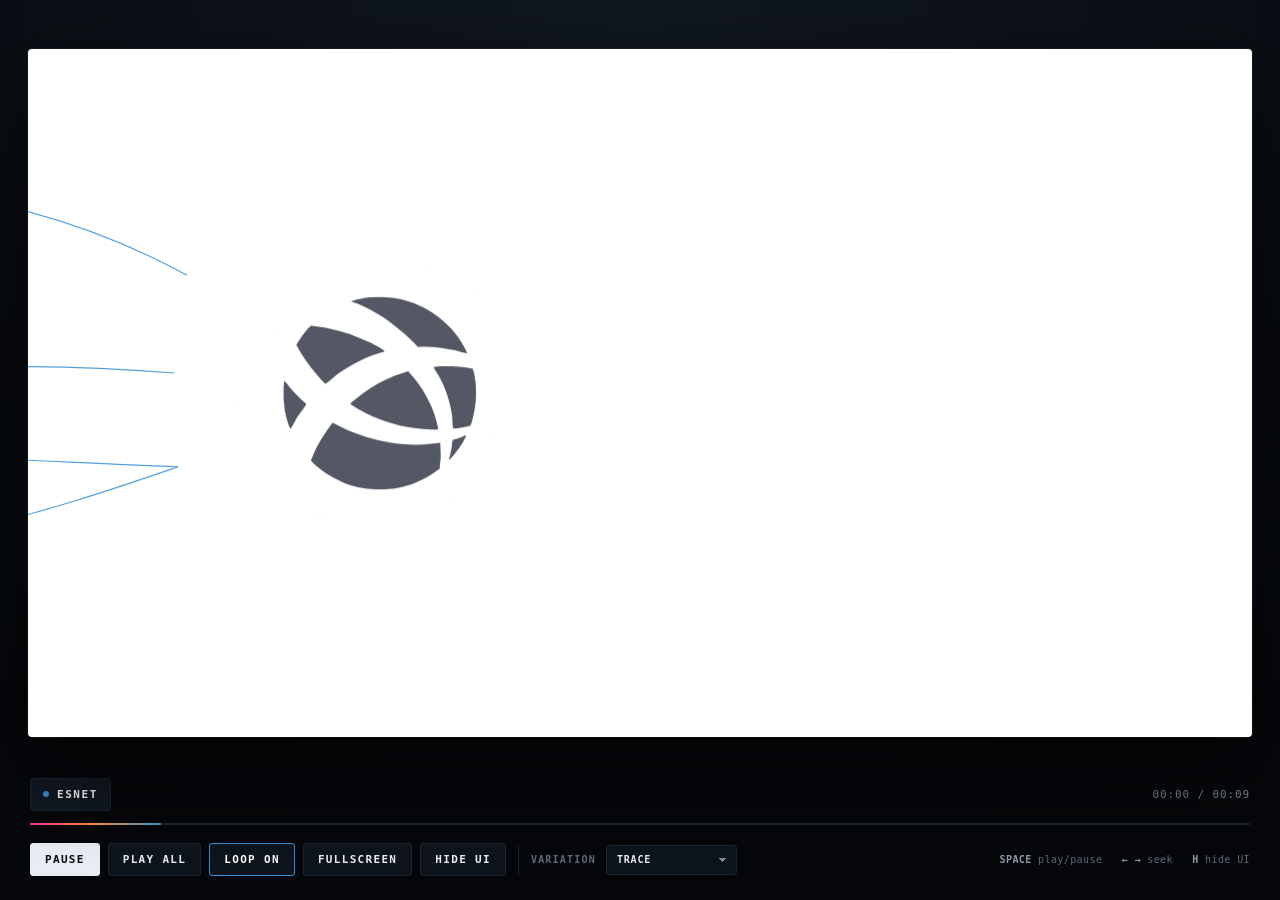
<file: logos/esnet.html>
<!doctype html>
<html lang="en">
<head>
<meta charset="utf-8">
<meta name="viewport" content="width=device-width, initial-scale=1">
<title>ESnet — Logo Animation</title>
<style>
:root{
  --bg:#080B10;--panel:#0E141B;--line:#1D2632;--text:#E9EEF4;--muted:#7D8A99;
  --accent:#FF3694;--blue:#3890D6;--orange:#F48C2F;--green:#7AA154;
}
*{box-sizing:border-box}
html,body{height:100%}
body{
  margin:0;overflow:hidden;color:var(--text);
  background:radial-gradient(125% 95% at 50% 0%,#111821 0%,#080B10 55%,#05070A 100%);
  font-family:-apple-system,BlinkMacSystemFont,"Segoe UI",Inter,Roboto,Helvetica,Arial,sans-serif;
}
#shell{height:100%;display:flex;flex-direction:column;min-height:0}
#stage-wrap{flex:1;display:flex;align-items:center;justify-content:center;padding:26px 28px 18px;min-height:0}
#stage-frame{
  position:relative;width:min(100%,calc((100vh - 190px)*16/9));aspect-ratio:16/9;
  background:#fff;border-radius:4px;overflow:hidden;cursor:pointer;
  box-shadow:0 34px 90px rgba(0,0,0,.65),0 0 0 1px rgba(255,255,255,.06);
}
#stage{display:block;width:100%;height:100%;background:transparent;position:relative;z-index:1}
#ui{flex:0 0 auto;padding:0 30px 24px;width:100%;max-width:1600px;margin:0 auto}
#topline{display:flex;align-items:center;justify-content:space-between;gap:20px;margin-bottom:12px}
#chapters{display:flex;gap:6px;flex-wrap:wrap}
.chapter{
  appearance:none;border:1px solid transparent;background:transparent;color:var(--muted);
  font:600 11px/1 ui-monospace,SFMono-Regular,Menlo,monospace;letter-spacing:.14em;
  padding:10px 12px;border-radius:3px;cursor:pointer;transition:color .2s,border-color .2s,background .2s;
}
.chapter:hover{color:var(--text);border-color:var(--line)}
.chapter.active{color:#fff;border-color:var(--line);background:#121923}
.chapter .dot{display:inline-block;width:6px;height:6px;border-radius:50%;margin-right:8px;vertical-align:1px;background:currentColor;opacity:.5}
.chapter[data-act="0"].active .dot{background:var(--accent);opacity:1}
.chapter[data-act="1"].active .dot{background:var(--orange);opacity:1}
.chapter[data-act="2"].active .dot{background:var(--blue);opacity:1}
.chapter[data-act="3"].active .dot{background:#BF2027;opacity:1}
.chapter[data-act="4"].active .dot{background:#3FBECF;opacity:1}
.chapter[data-act="5"].active .dot{background:#F37421;opacity:1}
.chapter[data-act="6"].active .dot{background:#DB3123;opacity:1}
.chapter[data-act="7"].active .dot{background:#C69214;opacity:1}
#time{font:500 11px/1 ui-monospace,SFMono-Regular,Menlo,monospace;color:var(--muted);letter-spacing:.08em;white-space:nowrap}
#track{height:2px;background:#1A222D;border-radius:2px;cursor:pointer;position:relative;margin-bottom:18px}
#progress{position:absolute;left:0;top:0;height:100%;width:0;background:linear-gradient(90deg,var(--accent),var(--orange) 50%,var(--blue));border-radius:2px}
#track .tick{position:absolute;top:-3px;width:1px;height:8px;background:#2A3543}
#controls{display:flex;align-items:center;gap:8px;flex-wrap:wrap}
.btn{
  appearance:none;border:1px solid var(--line);background:var(--panel);color:var(--text);
  font:600 11px/1 ui-monospace,SFMono-Regular,Menlo,monospace;letter-spacing:.12em;
  padding:10px 14px;border-radius:3px;cursor:pointer;transition:background .2s,border-color .2s,color .2s;
}
.btn:hover{background:#151D27;border-color:#2A3543}
.btn.primary{background:#E9EEF4;color:#080B10;border-color:#E9EEF4}
.btn.primary:hover{background:#fff}
.btn[aria-pressed="true"]{border-color:var(--blue);color:#fff}
#styles{display:flex;align-items:center;gap:8px;border-left:1px solid var(--line);padding-left:12px;margin-left:4px}
#styles-label{font:600 10px/1 ui-monospace,SFMono-Regular,Menlo,monospace;color:#5E6B7A;letter-spacing:.12em;margin-right:2px}
#variation-select{
  appearance:none;border:1px solid var(--line);background-color:var(--panel);color:var(--text);
  font:600 10px/1 ui-monospace,SFMono-Regular,Menlo,monospace;letter-spacing:.08em;
  padding:9px 30px 9px 10px;border-radius:3px;cursor:pointer;
  background-image:linear-gradient(45deg,transparent 50%,#7D8A99 50%),linear-gradient(135deg,#7D8A99 50%,transparent 50%);
  background-position:calc(100% - 13px) 50%,calc(100% - 9px) 50%;
  background-size:4px 4px,4px 4px;background-repeat:no-repeat;
}
#variation-select:hover{border-color:#2A3543}
#hint{margin-left:auto;color:#5E6B7A;font:500 10px/1.4 ui-monospace,SFMono-Regular,Menlo,monospace;letter-spacing:.04em;text-align:right}
#hint b{color:#8B99A8;font-weight:600}
body.clean #ui{display:none}
body.clean #stage-wrap{padding:0}
body.clean #stage-frame{width:min(100vw,calc(100vh*16/9));max-height:100vh;border-radius:0;box-shadow:none}
#stage-frame:fullscreen{width:100vw;height:100vh;max-width:none;max-height:none;aspect-ratio:auto;border-radius:0;box-shadow:none;background:#fff;cursor:default}
#stage-frame:fullscreen #stage{width:100%;height:100%}
@media (max-width:720px){
  #stage-wrap{padding:12px 12px 8px}
  #ui{padding:0 14px 14px}
  #hint{display:none}
  .chapter{padding:9px 8px;letter-spacing:.08em}
  .btn{padding:9px 10px}
}
</style>
</head>
<body>
<div id="shell">
  <div id="stage-wrap">
    <div id="stage-frame">
      <svg id="stage" viewBox="0 0 1920 1080" preserveAspectRatio="xMidYMid meet" role="img" aria-label="Animated logo study for ESnet">
<defs>
          <clipPath id="esnet-word-clip" clipPathUnits="userSpaceOnUse">
            <rect id="esnet-word-clip-rect" x="741.8" y="388.2" width="0" height="303.6"/>
          </clipPath>
          <clipPath id="variation-iris" clipPathUnits="userSpaceOnUse"><circle id="variation-iris-circle" cx="960" cy="540" r="0"/></clipPath>
          <clipPath id="variation-scan" clipPathUnits="userSpaceOnUse"><rect id="variation-scan-rect" x="0" y="1080" width="1920" height="0"/></clipPath>
        </defs>
<g id="act-esnet">
<defs>
<clipPath id="esnet-gray-clip" clipPathUnits="userSpaceOnUse"><rect id="esnet-globe-rect" x="0" y="0" width="420" height="401"/><rect id="esnet-word-rect" x="450" y="0" width="0" height="401"/></clipPath>
<clipPath id="esnet-blue-wipe" clipPathUnits="userSpaceOnUse"><rect id="esnet-blue-wipe-rect" x="0" y="0" width="0" height="401"/></clipPath>
<clipPath id="esnet-blue-radial" clipPathUnits="userSpaceOnUse"><circle id="esnet-blue-radial-circle" cx="197" cy="200" r="0"/></clipPath>
<clipPath id="esnet-iris-clip" clipPathUnits="userSpaceOnUse"><circle id="esnet-iris-circle" cx="960" cy="540" r="0"/></clipPath>
<clipPath id="esnet-slice-clip-0" clipPathUnits="userSpaceOnUse"><rect x="0" y="0.0000" width="1479" height="25.0625"/></clipPath><clipPath id="esnet-slice-clip-1" clipPathUnits="userSpaceOnUse"><rect x="0" y="25.0625" width="1479" height="25.0625"/></clipPath><clipPath id="esnet-slice-clip-2" clipPathUnits="userSpaceOnUse"><rect x="0" y="50.1250" width="1479" height="25.0625"/></clipPath><clipPath id="esnet-slice-clip-3" clipPathUnits="userSpaceOnUse"><rect x="0" y="75.1875" width="1479" height="25.0625"/></clipPath><clipPath id="esnet-slice-clip-4" clipPathUnits="userSpaceOnUse"><rect x="0" y="100.2500" width="1479" height="25.0625"/></clipPath><clipPath id="esnet-slice-clip-5" clipPathUnits="userSpaceOnUse"><rect x="0" y="125.3125" width="1479" height="25.0625"/></clipPath><clipPath id="esnet-slice-clip-6" clipPathUnits="userSpaceOnUse"><rect x="0" y="150.3750" width="1479" height="25.0625"/></clipPath><clipPath id="esnet-slice-clip-7" clipPathUnits="userSpaceOnUse"><rect x="0" y="175.4375" width="1479" height="25.0625"/></clipPath><clipPath id="esnet-slice-clip-8" clipPathUnits="userSpaceOnUse"><rect x="0" y="200.5000" width="1479" height="25.0625"/></clipPath><clipPath id="esnet-slice-clip-9" clipPathUnits="userSpaceOnUse"><rect x="0" y="225.5625" width="1479" height="25.0625"/></clipPath><clipPath id="esnet-slice-clip-10" clipPathUnits="userSpaceOnUse"><rect x="0" y="250.6250" width="1479" height="25.0625"/></clipPath><clipPath id="esnet-slice-clip-11" clipPathUnits="userSpaceOnUse"><rect x="0" y="275.6875" width="1479" height="25.0625"/></clipPath><clipPath id="esnet-slice-clip-12" clipPathUnits="userSpaceOnUse"><rect x="0" y="300.7500" width="1479" height="25.0625"/></clipPath><clipPath id="esnet-slice-clip-13" clipPathUnits="userSpaceOnUse"><rect x="0" y="325.8125" width="1479" height="25.0625"/></clipPath><clipPath id="esnet-slice-clip-14" clipPathUnits="userSpaceOnUse"><rect x="0" y="350.8750" width="1479" height="25.0625"/></clipPath><clipPath id="esnet-slice-clip-15" clipPathUnits="userSpaceOnUse"><rect x="0" y="375.9375" width="1479" height="25.0625"/></clipPath>
<g id="esnet-plate-symbol"><path d="M192.61 0.4C197.53 0.39 202.45 0.38 207.37 0.37C213.67 1.49 220.33 1.26 226.7 2.06C238.8 3.57 250.78 6.52 262.4 10.12C312.99 25.84 361.82 68.12 382.37 117.39C373.52 116.34 364.77 112.83 356.03 111.09C331.81 106.26 304.39 102.03 279.68 104.07C279.48 104.03 279.28 104 279.08 103.96C268.9 91.7 256.18 80.85 244.1 70.48C214.47 45.05 178.21 20.92 140.58 9.52C153.34 4.39 168.12 2.75 181.71 1.11C185.33 0.67 189.04 1.12 192.61 0.4ZM759.86 60.8C760.55 71.61 754.06 87.44 744.77 93.59C724 85.81 704.28 76.79 681.51 78.95C668.02 80.24 655.84 90.48 656.97 104.74C658.46 123.36 688.75 130.61 702.85 136.13C728.67 146.24 759.32 162.31 765.89 191.77C767.67 199.79 767.15 208.77 765.97 216.84C757.82 272.43 688.56 278.35 645.35 266.08C634.97 263.13 625.18 259.42 615.65 254.27C612.35 252.48 607.59 250.5 605.59 247.3C605.8 235.07 613.89 223.17 622.46 215.03C627.98 218.13 633.23 221.68 638.84 224.65C655.63 233.56 675.32 237.61 694.16 234.9C705.39 233.29 720.96 226.58 721.83 213.34C722.95 196.21 701.91 184.72 688.84 178.9C661.77 166.85 623.47 157.01 614.02 124.53C611.91 117.3 611.98 109.65 612.78 102.25C613.6 94.69 615.08 87.73 618.24 80.77C635.84 41.97 690.31 39.8 725.85 47.65C736.22 49.95 751.49 54.09 759.86 60.8ZM587.94 48.15C589.99 60.43 589.34 72.22 585.91 84.13C555.32 84.13 524.73 84.13 494.14 84.13C494.14 102.35 494.14 120.56 494.14 138.78C519.34 138.78 544.54 138.78 569.74 138.78C571.66 150.41 573.9 162.57 569.52 173.98C563.95 175.26 557.87 174.06 552.16 174.45C537.92 175.41 523.56 174.43 509.28 174.43C504.28 174.43 499.11 174.05 494.14 174.69C494.14 193.6 494.14 212.5 494.14 231.4C527.54 231.4 560.94 231.4 594.34 231.4C595.75 234.58 594.66 238.77 594.24 242.27C592.89 253.36 589.65 263.4 577.73 266.7C567.35 269.57 553.18 267.84 542.32 267.84C521.06 267.84 499.53 268.76 478.36 267.92C467.89 267.5 455.25 263.15 452.2 251.86C450.49 245.55 451.09 238.8 451.09 232.32C451.09 221.78 451.09 211.24 451.09 200.69C451.09 166.01 451.09 131.33 451.09 96.66C451.09 84.47 451.09 72.29 451.09 60.1C451.09 57.14 449.71 50.09 452.8 48.28C455.25 46.86 460.12 47.79 462.89 47.79C471.33 47.79 479.76 47.79 488.2 47.79C510.22 47.79 532.25 47.79 554.27 47.79C564.5 47.79 578.16 46.41 587.94 48.15ZM1153.11 60.1C1154.87 63.64 1153.95 68.84 1153.95 72.75C1153.95 80.96 1153.95 89.16 1153.95 97.36C1153.95 100.54 1153.46 104.74 1154.24 107.52C1166.96 107.52 1179.68 107.52 1192.39 107.52C1196.42 114.19 1195.09 130.3 1192.55 137.6C1179.9 137.6 1167.24 137.6 1154.59 137.6C1152.81 142.28 1154.31 152.16 1154.1 157.81C1153.43 175.28 1152.85 193.08 1153.95 210.53C1154.33 216.53 1152.96 228.72 1157.74 233.07C1164.3 239.03 1179.43 234.73 1187.63 236.27C1190.55 245.26 1192.78 256.91 1189.74 266.12C1181.17 268.49 1169.13 268.91 1160.21 268.91C1150.38 268.91 1140.24 268.4 1131.05 264.58C1112.63 256.91 1112.46 240.41 1112.46 223.19C1112.46 205.14 1112.46 187.1 1112.46 169.06C1112.46 161.79 1112.46 154.53 1112.46 147.27C1112.46 144.26 1113.17 140.27 1111.71 137.71C1103.98 137.71 1096.25 137.71 1088.51 137.71C1085.47 131.01 1085.17 113.89 1088.51 107.39C1096.42 107.39 1104.32 107.39 1112.23 107.39C1114.53 90.68 1105.88 64.52 1128.67 59.21C1131.93 58.45 1135.78 58.06 1139.13 58C1143.43 57.91 1149.53 57.48 1153.11 60.1ZM58.08 59.73C62.15 61.91 68.8 61.55 73.46 62.05C81.45 62.91 89.48 64.62 97.33 66.17C125.86 71.78 152.97 82.1 179.12 94.64C187.01 98.43 204.95 107.32 210.53 113.4C207.91 114.75 204.39 115.25 201.47 116.12C196.51 117.6 191.61 119.32 186.75 121.08C172.46 126.28 158.78 132.96 145.38 140.15C131.12 147.81 117.46 156.99 104.67 166.9C98.97 171.32 93.65 177.04 87.52 180.77C82.43 176.64 78.07 171.26 73.69 166.39C62.6 154.06 52.6 140.92 43.33 127.18C39.31 121.22 35.72 115.02 32.06 108.85C30.57 106.33 29.23 102.08 26.8 100.52C35.4 86.67 45.43 70.26 58.08 59.73ZM1077.27 201.02C1047.82 201.02 1018.36 201.02 988.91 201.02C988.14 205.41 988.75 210.44 989.92 214.71C997.1 240.99 1026.64 241.12 1048.28 234.55C1053.91 232.84 1059.07 229.43 1064.61 227.84C1070.83 234.42 1075.88 244.26 1076.15 253.41C1071.12 259.44 1058.83 263.4 1051.59 266.1C1024.34 276.24 982.11 274.22 962.17 250.09C951.93 237.72 948.66 223.33 946.8 207.72C943.96 183.85 944.66 156.93 957.01 135.55C961.77 127.31 968.34 118.71 976.6 113.73C991.05 105.01 1009.04 99.6 1025.97 102.99C1062.23 110.26 1085.16 145.59 1081.2 181.71C1080.49 188.24 1079.73 194.89 1077.27 201.02ZM929.03 260.44C920.93 267.87 899.89 275.24 890.46 267.61C884.7 262.95 882.53 255.07 881.12 248.15C879.47 240.02 879.83 231.44 879.83 223.19C879.83 204.01 881.5 184.69 879.83 165.57C879.07 156.92 876.37 144.27 866.29 142.2C859.32 140.77 851.33 145.09 845.56 148.56C840.89 151.36 835.77 154.25 831.94 158.16C832.21 183.35 831.96 208.55 831.96 233.73C831.96 240.99 831.96 248.26 831.96 255.52C831.96 259.34 832.56 263.69 831.23 267.24C821.86 270.39 800.21 269.17 790.21 267.47C788.49 263.72 789.45 258.23 789.45 254.12C789.45 244.74 789.45 235.37 789.45 226C789.45 198.58 789.45 171.17 789.45 143.75C789.45 135.79 789.45 127.82 789.45 119.85C789.45 115.81 788.74 111.04 790.03 107.2C793.54 104.35 800.23 105.25 804.52 105.66C818.47 106.99 826.69 109.68 830.53 124.1C834.4 122.61 837.78 118.54 841.37 116.28C849.06 111.43 857.48 107.91 866.38 106.06C871.91 104.9 877.62 104.56 883.27 104.97C887.18 105.25 891.52 106.22 895.14 107.7C925.43 120.13 923.03 158.6 922.89 185.93C922.86 191.78 922.35 197.66 922.21 203.5C921.99 212.17 922.18 220.85 922.21 229.51C922.24 240.31 923.88 250.91 929.03 260.44ZM1040.71 170.97C1041.58 166.45 1040.89 161.87 1040.02 157.42C1036.99 142.11 1028.98 133.07 1012.62 133.97C1008.74 134.18 1004.94 135.26 1001.66 137.41C990.87 144.48 989.99 159.1 988.69 170.57C992.57 172.46 999.07 171.3 1003.46 171.3C1011.66 171.3 1019.86 171.3 1028.06 171.3C1032.15 171.3 1036.75 171.86 1040.71 170.97ZM393.85 149.72C402.16 176.65 402.41 213.22 396.22 240.62C394.41 248.63 392.42 261.49 388.27 268.42C385.26 267.7 380.19 269.85 377.09 270.48C369.47 272.01 360.99 274.01 353.19 273.8C351.42 270.02 351.48 254.24 350.8 248.49C349 233.48 345.28 218.74 340.68 204.37C336.23 190.45 330.01 176.71 322.88 163.94C320.69 160.01 312.99 149.23 312.46 145.71C319.9 143.56 329.33 144.4 337.06 144.4C355.7 144.4 375.69 145.14 393.85 149.72ZM259.32 154.65C289.49 186.13 315.02 231.94 322.06 275.2C317.08 276.68 310.66 275.8 305.43 275.61C295.29 275.25 285.25 274.13 275.18 272.93C227.57 267.26 178.97 249.58 139.19 222.48C140.72 219.56 144.14 217.33 146.67 215.19C152.66 210.14 158.78 205.26 165.12 200.68C185.61 185.87 207.62 173.35 231.17 164.1C240.44 160.46 249.97 157.95 259.32 154.65ZM1.98 174.97C6.29 177.54 13.27 188.3 17.22 192.64C23.33 199.36 29.45 206.19 36.15 212.35C40 215.88 44.44 219.19 47.8 223.19C42.28 232.31 35.11 240.65 29.27 249.63C23.99 257.76 20.14 267.09 14.47 274.88C8.96 262.83 5.23 248.85 3.1 235.77C2.41 231.59 1.36 216.19 0.12 213.7C0.12 205.03 0.12 196.36 0.12 187.69C0.74 183.45 1.36 179.21 1.98 174.97ZM102.08 261.49C102.27 261.47 102.45 261.46 102.63 261.44C116.66 268.23 130.14 275.85 144.71 281.52C179.1 294.93 215.09 303.87 252.01 306.54C270.4 307.87 289.16 307.54 307.5 305.54C313.73 304.87 319.93 303.45 326.16 302.99C325.99 314.07 327.56 325.19 326.82 336.36C326.51 341.04 324.26 352.8 325.41 356.61C304.48 372.69 281.43 385.19 256.1 392.67C246.85 395.4 237.01 397.64 227.4 398.68C223.57 399.1 214.5 398.99 211.59 400.56C204.32 400.56 197.06 400.56 189.8 400.56C186.59 399.45 182.98 399.98 179.6 399.56C171.42 398.52 163.21 397.28 155.15 395.48C127.99 389.41 102.35 376.91 80.02 360.35C72.25 354.59 62.5 347.8 56.93 339.78C59.4 336.52 60.5 331.91 62.15 328.13C64.96 321.72 68.09 315.42 71.25 309.18C79.87 292.15 91.13 277.01 102.08 261.49ZM379.71 288.52C374.03 304.26 356.19 327.84 344.02 339.5C344.27 335.49 345.93 331.46 346.85 327.52C347.97 322.72 348.86 317.79 349.75 312.95C350.67 307.89 350.01 301.58 352.35 297C359.13 295.33 365.99 293.11 372.49 290.59C374.65 289.76 377.75 287.63 379.71 288.52ZM680.07 319.49C678.69 320.9 677.32 322.3 675.94 323.71C671.3 322.24 667.9 318.44 662.53 319.14C648.28 320.99 646.13 344.97 653.23 354.46C657.81 360.58 668.27 361.68 673.82 356.2C673.82 352.42 673.82 348.64 673.82 344.85C670.26 344.85 666.7 344.85 663.13 344.85C663.13 342.72 663.13 340.6 663.13 338.47C668.3 336.87 675.66 337.36 681.04 338.1C681.04 345.65 681.04 353.21 681.04 360.76C677.06 363.08 672.65 365.71 668.08 366.66C648.57 370.71 640.3 353.85 640.93 337.06C641.55 320.85 653.19 307.46 670.25 313.61C673.62 314.83 678.2 316.37 680.07 319.49ZM785.33 318.08C784.97 320.47 783.38 322.42 781.33 323.86C779.2 322.57 777.37 320.71 774.88 320.03C770.2 318.75 760.26 320.42 761.17 327.21C761.77 331.69 768.36 333.68 771.83 335.01C778.97 337.76 786.9 341.89 787.85 350.44C788.52 356.53 784.03 361.26 779.05 363.94C769.76 368.94 757.67 367.49 750.6 359.56C751.31 357.19 752.89 355.57 754.61 353.78C756.39 354.93 757.79 356.59 759.68 357.61C764.82 360.38 779.3 360.14 779.04 351.82C778.9 347.47 773.17 344.78 769.69 343.39C762.55 340.55 753.72 336.85 752.56 328.15C750.47 312.45 776.6 307.59 785.33 318.08ZM834.54 319.49C833.2 320.91 831.87 322.32 830.53 323.74C825.52 321.64 821.74 318.05 815.8 319.84C802.66 323.78 801.73 350.52 812.4 357.61C819.38 362.25 825.84 357.9 831.94 354.66C833.13 356.29 834.32 357.92 835.52 359.56C831.44 362.57 826.84 365.42 821.85 366.6C804.31 370.76 796.91 353.55 796.85 339.17C796.82 331.36 798.92 322.22 804.9 316.69C811.77 310.36 821.54 311.66 829.24 315.52C831.33 316.57 833.41 317.44 834.54 319.49ZM1004.86 318.73C1003.46 320.42 1002.05 322.1 1000.64 323.78C997.48 321.84 994.58 319.73 990.74 319.41C970.46 317.67 969.72 364.79 992.91 359.2C996.55 358.32 998.96 356.72 1002.05 354.72C1003.38 356.1 1004.7 357.48 1006.03 358.85C999.69 367.95 981.38 370.18 973.73 360.84C969.33 355.48 967.6 348.04 967.11 341.28C965.84 323.71 978.18 305.21 997.46 314.54C1000.03 315.78 1002.7 316.82 1004.86 318.73ZM1093.4 318.79C1092.01 320.47 1090.61 322.15 1089.22 323.83C1087.11 322.48 1085.27 320.69 1082.76 320.02C1078.09 318.78 1068.14 320.46 1069.15 327.21C1069.8 331.54 1075.82 333.44 1079.22 334.83C1086.82 337.94 1096.58 342.55 1095.78 352.51C1094.52 368.18 1065.39 371.89 1058.48 358.85C1059.82 357.15 1061.16 355.45 1062.5 353.75C1064.3 354.89 1065.7 356.55 1067.57 357.61C1072.62 360.48 1086.37 360.45 1087.03 352.42C1087.4 347.92 1081.44 345.09 1078.07 343.6C1070.85 340.41 1061.4 337.16 1060.5 327.92C1058.97 312.16 1085.79 306.79 1093.4 318.79ZM1349.52 312.35C1353.72 311.28 1358 311.94 1362 313.48C1384.48 322.14 1380.51 361.89 1359.11 366.72C1354.27 367.81 1349.36 367.03 1344.97 364.94C1324.38 355.14 1326.87 318.13 1349.52 312.35ZM451.1 313.49C457.31 312.85 477.13 312.12 482.39 313.87C482.39 316 482.39 318.13 482.39 320.26C474.79 320.26 467.18 320.26 459.57 320.26C459.57 325.1 459.57 329.95 459.57 334.79C466.07 334.79 472.56 334.79 479.05 334.79C479.05 337.15 479.05 339.52 479.05 341.88C472.56 341.88 466.06 341.88 459.56 341.88C459.56 347.3 459.56 352.73 459.56 358.15C463.53 360 477.37 358.72 482.57 358.81C483.27 361.36 483.3 363.32 482.57 365.84C475.4 365.98 456.97 367.22 451.1 365.18C451.1 347.95 451.1 330.72 451.1 313.49ZM496.63 313.21C499.21 313.21 501.79 313.21 504.36 313.21C507.43 316.09 509.03 320.69 511.15 324.31C516.6 333.61 521.04 343.65 526.61 352.81C526.61 339.78 526.61 326.75 526.61 313.71C529.41 313.12 531.79 313.01 534.53 313.87C534.53 330.97 534.53 348.08 534.53 365.18C531.61 366.16 528.55 365.96 525.45 365.69C518.23 352.32 511 338.96 503.77 325.6C503.77 338.92 503.77 352.23 503.77 365.55C500.95 365.96 498.54 366.04 495.87 365.18C495.87 353.47 495.87 341.75 495.87 330.03C495.87 324.75 494.84 318.13 496.63 313.21ZM581.14 313.82C581.14 315.96 581.14 318.11 581.14 320.25C573.5 320.25 565.86 320.25 558.21 320.25C558.21 325.11 558.21 329.96 558.21 334.82C564.73 334.82 571.25 334.82 577.77 334.82C577.77 337.18 577.77 339.54 577.77 341.9C571.25 341.9 564.73 341.9 558.21 341.9C558.21 347.53 558.21 353.15 558.21 358.77C566.12 358.77 574.04 358.77 581.96 358.77C581.96 361.14 581.96 363.5 581.96 365.86C571.27 365.86 560.57 365.86 549.88 365.86C549.88 348.53 549.88 331.2 549.88 313.87C555.28 312.32 575.68 312.35 581.14 313.82ZM595.04 313.53C602.61 312.4 618.3 311.91 624.89 316.05C635.94 323 631 339.2 620.31 343.39C624.28 350.65 628.26 357.92 632.23 365.18C629.33 366.17 626.23 366.04 623.16 365.51C619.18 358.56 615.2 351.62 611.21 344.67C608.45 344.67 605.69 344.67 602.93 344.67C602.93 351.6 602.93 358.52 602.93 365.44C599.99 366 597.25 366.14 594.44 365.18C594.44 353.7 594.44 342.22 594.44 330.74C594.44 325.39 593.36 318.56 595.04 313.53ZM696.79 313.87C700.37 321.98 703.94 330.09 707.52 338.2C711.5 329.89 715.48 321.59 719.47 313.29C721.97 313.29 724.48 313.29 726.98 313.29C724.46 324.55 715.62 333.95 712.26 344.95C710.36 351.17 712.39 359.03 711.73 365.49C708.87 366.01 706.17 366.13 703.44 365.18C703.44 359.18 704.62 351.75 703.25 345.92C702.56 342.93 700.5 340.05 699.17 337.32C695.45 329.67 691.03 321.85 688.14 313.87C690.87 312.88 693.99 312.95 696.79 313.87ZM846.95 313.3C849.7 313.3 852.44 313.3 855.19 313.3C855.19 330.8 855.19 348.3 855.19 365.8C852.44 365.8 849.7 365.8 846.95 365.8C846.95 348.3 846.95 330.8 846.95 313.3ZM870.85 313.22C881.21 313.22 891.57 313.22 901.93 313.22C901.93 315.56 901.93 317.91 901.93 320.25C894.34 320.25 886.76 320.25 879.17 320.25C879.17 325.11 879.17 329.97 879.17 334.82C885.6 334.82 892.03 334.82 898.47 334.82C898.47 337.17 898.47 339.51 898.47 341.86C892.03 341.86 885.6 341.86 879.17 341.86C879.17 347.5 879.17 353.14 879.17 358.78C887.06 358.78 894.95 358.78 902.84 358.78C902.84 360.92 902.84 363.05 902.84 365.18C897.08 367.14 877.83 366.09 870.85 365.75C870.85 348.24 870.85 330.73 870.85 313.22ZM915.12 313.32C918.32 313.32 921.52 313.32 924.73 313.32C932.02 326.86 939.3 340.4 946.59 353.93C946.88 351.07 946.3 348.36 946.12 345.5C945.65 338.07 944.64 319.71 946.52 313.22C949.03 313.22 951.54 313.22 954.05 313.22C954.05 330.76 954.05 348.31 954.05 365.85C951.07 365.85 948.09 365.85 945.11 365.85C937.77 352.77 930.43 339.69 923.08 326.61C923.08 339.68 923.08 352.76 923.08 365.84C920.43 365.84 917.77 365.84 915.12 365.84C915.12 348.33 915.12 330.83 915.12 313.32ZM1017.12 313.55C1023.28 312.73 1043.01 312.21 1048.45 313.87C1048.45 315.74 1048.45 317.61 1048.45 319.49C1042.75 322.2 1032.24 319.41 1025.59 320.76C1025.59 325.43 1025.59 330.11 1025.59 334.79C1032.06 334.79 1038.54 334.79 1045.02 334.79C1045.02 337.16 1045.02 339.53 1045.02 341.9C1038.54 341.9 1032.07 341.9 1025.6 341.9C1025.6 347.52 1025.6 353.14 1025.6 358.76C1033.43 358.76 1041.25 358.76 1049.08 358.76C1049.08 360.91 1049.08 363.07 1049.08 365.22C1043.49 367.02 1023.74 366.24 1017.12 365.65C1017.12 348.29 1017.12 330.92 1017.12 313.55ZM1133.5 313.28C1140.95 326.43 1148.39 339.57 1155.84 352.71C1155.84 339.76 1155.84 326.81 1155.84 313.86C1158.54 313.09 1160.75 313.19 1163.55 313.59C1163.55 330.79 1163.55 347.98 1163.55 365.18C1160.69 366.19 1157.63 365.98 1154.59 365.63C1147.37 352.41 1140.15 339.19 1132.93 325.97C1132.93 339.25 1132.93 352.54 1132.93 365.82C1130.25 365.82 1127.57 365.82 1124.88 365.82C1124.88 348.31 1124.88 330.8 1124.88 313.28C1127.76 313.28 1130.63 313.28 1133.5 313.28ZM1210.07 313.87C1210.07 315.97 1210.07 318.08 1210.07 320.19C1202.93 320.42 1194.4 318.9 1187.58 320.9C1187.58 325.53 1187.58 330.17 1187.58 334.81C1193.99 334.81 1200.4 334.81 1206.81 334.81C1206.81 337.17 1206.81 339.53 1206.81 341.88C1200.63 341.88 1194.45 341.88 1188.27 341.88C1186.32 346.47 1187.44 353.75 1187.63 358.76C1195.42 358.76 1203.21 358.76 1211.01 358.76C1211.01 361.13 1211.01 363.49 1211.01 365.85C1200.37 365.85 1189.72 365.85 1179.08 365.85C1179.08 348.53 1179.08 331.2 1179.08 313.87C1184.07 312.42 1205.23 312.33 1210.07 313.87ZM1219.03 313.23C1232.06 313.23 1245.09 313.23 1258.12 313.23C1258.12 315.57 1258.12 317.91 1258.12 320.26C1253.04 320.26 1247.97 320.26 1242.89 320.26C1242.89 335.44 1242.89 350.62 1242.89 365.79C1240.08 365.79 1237.26 365.79 1234.45 365.79C1234.45 350.62 1234.45 335.45 1234.45 320.27C1229.31 320.27 1224.17 320.27 1219.03 320.27C1219.03 317.93 1219.03 315.58 1219.03 313.23ZM1264.25 313.33C1267.06 313.33 1269.86 313.33 1272.67 313.33C1275.25 327.28 1277.84 341.23 1280.42 355.18C1283.7 341.23 1286.98 327.28 1290.26 313.33C1292.92 313.33 1295.59 313.33 1298.26 313.33C1301.69 327.57 1305.11 341.8 1308.54 356.04C1309.83 347.27 1311.28 338.6 1312.82 329.89C1313.76 324.56 1313.88 318.19 1316.27 313.32C1318.81 313.32 1321.35 313.32 1323.89 313.32C1320.41 330.81 1316.93 348.31 1313.46 365.81C1309.94 365.81 1306.43 365.81 1302.91 365.81C1300.1 352.95 1297.29 340.09 1294.48 327.24C1291.88 330.53 1291.97 336.72 1290.98 340.94C1289.05 349.18 1287.46 357.84 1284.64 365.83C1281.12 365.83 1277.61 365.83 1274.09 365.83C1272.33 353.33 1268.94 341.05 1266.77 328.63C1265.91 323.74 1263.63 318.26 1264.25 313.33ZM1390.08 313.49C1397.8 312.46 1413.18 311.87 1419.89 316.08C1430.86 322.97 1425.98 339.36 1415.21 343.39C1419.19 350.65 1423.18 357.92 1427.16 365.18C1424.33 366.19 1421.23 366 1418.2 365.58C1414.21 358.61 1410.23 351.65 1406.25 344.68C1403.48 344.68 1400.71 344.68 1397.94 344.68C1397.94 351.59 1397.94 358.5 1397.94 365.41C1395 366.01 1392.27 366.13 1389.45 365.18C1389.45 353.47 1389.45 341.75 1389.45 330.03C1389.45 324.88 1388.42 318.33 1390.08 313.49ZM1438.58 313.23C1441.1 313.23 1443.63 313.23 1446.15 313.23C1446.15 321.23 1446.15 329.23 1446.15 337.24C1450.69 335.13 1459.7 321.3 1463.64 316.77C1464.41 315.89 1465.18 314.33 1466.22 313.76C1468.59 312.46 1472.65 313.09 1475 313.87C1469.99 320.43 1464.97 326.99 1459.96 333.55C1465.96 344.31 1471.95 355.06 1477.95 365.82C1475.13 365.82 1472.32 365.82 1469.51 365.82C1464.59 357.52 1459.67 349.21 1454.75 340.9C1452.77 341.88 1451.48 343.64 1450.09 345.39C1448.95 346.84 1446.64 348.74 1446.23 350.56C1445.11 355.51 1446.93 360.93 1445.61 365.87C1443.27 365.87 1440.92 365.87 1438.58 365.87C1437.3 362 1437.89 357.37 1437.89 353.23C1437.89 345.26 1437.89 337.3 1437.89 329.33C1437.89 324.21 1436.98 318.04 1438.58 313.23ZM1353.81 319.48C1338.25 320.54 1336.78 340.78 1343.04 351.36C1345.46 355.46 1349.02 359.7 1354.23 359.79C1373.28 360.12 1372.92 318.17 1353.81 319.48ZM602.98 337.76C608.12 337.79 615.31 338.77 619.64 335.36C624.18 331.78 623.47 323.08 617.85 320.98C613.34 319.28 607.65 319.51 602.98 320.19C602.98 326.05 602.98 331.9 602.98 337.76ZM1397.97 337.77C1402.85 337.79 1408.42 338.38 1412.99 336.37C1418.3 334.03 1419.27 325.34 1414.59 321.95C1410.3 318.86 1402.87 319.49 1397.97 320.19C1397.97 326.05 1397.97 331.91 1397.97 337.77Z"/><path d="M140.58 9.52C178.21 20.92 214.47 45.05 244.1 70.48C256.18 80.85 268.9 91.7 279.08 103.96C263.36 104.28 247.8 106.08 232.28 108.75C225.88 109.85 218.01 110.57 212.22 113.53C215.84 117.78 221.77 120.76 226.2 124.22C236.09 131.96 252.06 144.75 259.32 154.65C249.97 157.95 240.44 160.46 231.17 164.1C207.62 173.35 185.61 185.87 165.12 200.68C158.78 205.26 152.66 210.14 146.67 215.19C144.14 217.33 140.72 219.56 139.19 222.48C178.97 249.58 227.57 267.26 275.18 272.93C285.25 274.13 295.29 275.25 305.43 275.61C310.66 275.8 317.08 276.68 322.06 275.2C315.02 231.94 289.49 186.13 259.32 154.65C269.52 152.32 279.61 149.91 289.92 148.08C296.72 146.88 304.3 147.18 310.83 145.16C309.79 140.92 306.03 136.98 303.45 133.43C298.45 126.53 293.04 119.97 287.63 113.4C285.08 110.31 281.6 107.52 279.68 104.07C304.39 102.03 331.81 106.26 356.03 111.09C364.77 112.83 373.52 116.34 382.37 117.39C386.11 122.78 393.31 143.3 393.85 149.72C375.69 145.14 355.7 144.4 337.06 144.4C329.33 144.4 319.9 143.56 312.46 145.71C312.99 149.23 320.69 160.01 322.88 163.94C330.01 176.71 336.23 190.45 340.68 204.37C345.28 218.74 349 233.48 350.8 248.49C351.48 254.24 351.42 270.02 353.19 273.8C360.99 274.01 369.47 272.01 377.09 270.48C380.19 269.85 385.26 267.7 388.27 268.42C387.67 273.01 382.89 285.39 379.71 288.52C377.75 287.63 374.65 289.76 372.49 290.59C365.99 293.11 359.13 295.33 352.35 297C350.01 301.58 350.67 307.89 349.75 312.95C348.86 317.79 347.97 322.72 346.85 327.52C345.93 331.46 344.27 335.49 344.02 339.5C341.26 344.56 330.32 353.1 325.41 356.61C324.26 352.8 326.51 341.04 326.82 336.36C327.56 325.19 325.99 314.07 326.16 302.99C332.61 301.26 347.01 300.22 351.76 296.29C352.35 289.84 354 280.74 351.82 274.67C346.14 273.39 336.85 275.47 330.74 275.68C327.88 275.78 324.82 275.27 322.3 276.61C323.59 285.4 324.87 294.2 326.16 302.99C319.93 303.45 313.73 304.87 307.5 305.54C289.16 307.54 270.4 307.87 252.01 306.54C215.09 303.87 179.1 294.93 144.71 281.52C130.14 275.85 116.66 268.23 102.63 261.44C103.92 257.49 108.65 253.41 111.39 250.21C119.72 240.48 129.79 232.24 137.98 222.48C135.19 218.39 123.55 211.75 118.94 208.29C111.36 202.6 104.2 196.35 97.12 190.06C93.99 187.29 91.19 183.72 87.52 181.71C83.26 183.9 79.58 188.42 76.2 191.82C69.97 198.06 63.98 204.44 58.11 211.01C55.09 214.39 50.03 218.85 48.77 223.19C51.52 227.09 56.56 230.22 60.36 233.12C69.34 239.97 78.46 246.52 87.98 252.61C92.37 255.42 98.55 257.72 102.08 261.49C91.13 277.01 79.87 292.15 71.25 309.18C68.09 315.42 64.96 321.72 62.15 328.13C60.5 331.91 59.4 336.52 56.93 339.78C51.44 336.68 47.36 329.8 43.59 324.92C32.17 310.14 19.89 292.94 14.47 274.88C20.14 267.09 23.99 257.76 29.27 249.63C35.11 240.65 42.28 232.31 47.8 223.19C44.44 219.19 40 215.88 36.15 212.35C29.45 206.19 23.33 199.36 17.22 192.64C13.27 188.3 6.29 177.54 1.98 174.97C1.11 168.07 4.04 159.89 5.65 153.24C8.97 139.55 13.44 126.44 19.69 113.82C21.88 109.41 23.63 104.34 26.8 100.52C29.23 102.08 30.57 106.33 32.06 108.85C35.72 115.02 39.31 121.22 43.33 127.18C52.6 140.92 62.6 154.06 73.69 166.39C78.07 171.26 82.43 176.64 87.52 180.77C93.65 177.04 98.97 171.32 104.67 166.9C117.46 156.99 131.12 147.81 145.38 140.15C158.78 132.96 172.46 126.28 186.75 121.08C191.61 119.32 196.51 117.6 201.47 116.12C204.39 115.25 207.91 114.75 210.53 113.4C204.95 107.32 187.01 98.43 179.12 94.64C152.97 82.1 125.86 71.78 97.33 66.17C89.48 64.62 81.45 62.91 73.46 62.05C68.8 61.55 62.15 61.91 58.08 59.73C61.99 53.29 72.43 45.8 78.66 41.45C93.59 31.02 106.6 22.36 123.65 15.42C129.13 13.19 134.75 10.46 140.58 9.52Z"/><path d="M279.08 103.96C279.28 104 279.48 104.03 279.68 104.07C281.6 107.52 285.08 110.31 287.63 113.4C293.04 119.97 298.45 126.53 303.45 133.43C306.03 136.98 309.79 140.92 310.83 145.16C304.3 147.18 296.72 146.88 289.92 148.08C279.61 149.91 269.52 152.32 259.32 154.65C252.06 144.75 236.09 131.96 226.2 124.22C221.77 120.76 215.84 117.78 212.22 113.53C218.01 110.57 225.88 109.85 232.28 108.75C247.8 106.08 263.36 104.28 279.08 103.96ZM102.63 261.44C102.45 261.46 102.27 261.47 102.08 261.49C98.55 257.72 92.37 255.42 87.98 252.61C78.46 246.52 69.34 239.97 60.36 233.12C56.56 230.22 51.52 227.09 48.77 223.19C50.03 218.85 55.09 214.39 58.11 211.01C63.98 204.44 69.97 198.06 76.2 191.82C79.58 188.42 83.26 183.9 87.52 181.71C91.19 183.72 93.99 187.29 97.12 190.06C104.2 196.35 111.36 202.6 118.94 208.29C123.55 211.75 135.19 218.39 137.98 222.48C129.79 232.24 119.72 240.48 111.39 250.21C108.65 253.41 103.92 257.49 102.63 261.44ZM326.16 302.99C324.87 294.2 323.59 285.4 322.3 276.61C324.82 275.27 327.88 275.78 330.74 275.68C336.85 275.47 346.14 273.39 351.82 274.67C354 280.74 352.35 289.84 351.76 296.29C347.01 300.22 332.61 301.26 326.16 302.99Z"/></g>
<g id="esnet-slice-symbol"><path d="M192.61 0.4C197.53 0.39 202.45 0.38 207.37 0.37C213.67 1.49 220.33 1.26 226.7 2.06C238.8 3.57 250.78 6.52 262.4 10.12C312.99 25.84 361.82 68.12 382.37 117.39C373.52 116.34 364.77 112.83 356.03 111.09C331.81 106.26 304.39 102.03 279.68 104.07C279.48 104.03 279.28 104 279.08 103.96C268.9 91.7 256.18 80.85 244.1 70.48C214.47 45.05 178.21 20.92 140.58 9.52C153.34 4.39 168.12 2.75 181.71 1.11C185.33 0.67 189.04 1.12 192.61 0.4ZM759.86 60.8C760.55 71.61 754.06 87.44 744.77 93.59C724 85.81 704.28 76.79 681.51 78.95C668.02 80.24 655.84 90.48 656.97 104.74C658.46 123.36 688.75 130.61 702.85 136.13C728.67 146.24 759.32 162.31 765.89 191.77C767.67 199.79 767.15 208.77 765.97 216.84C757.82 272.43 688.56 278.35 645.35 266.08C634.97 263.13 625.18 259.42 615.65 254.27C612.35 252.48 607.59 250.5 605.59 247.3C605.8 235.07 613.89 223.17 622.46 215.03C627.98 218.13 633.23 221.68 638.84 224.65C655.63 233.56 675.32 237.61 694.16 234.9C705.39 233.29 720.96 226.58 721.83 213.34C722.95 196.21 701.91 184.72 688.84 178.9C661.77 166.85 623.47 157.01 614.02 124.53C611.91 117.3 611.98 109.65 612.78 102.25C613.6 94.69 615.08 87.73 618.24 80.77C635.84 41.97 690.31 39.8 725.85 47.65C736.22 49.95 751.49 54.09 759.86 60.8ZM587.94 48.15C589.99 60.43 589.34 72.22 585.91 84.13C555.32 84.13 524.73 84.13 494.14 84.13C494.14 102.35 494.14 120.56 494.14 138.78C519.34 138.78 544.54 138.78 569.74 138.78C571.66 150.41 573.9 162.57 569.52 173.98C563.95 175.26 557.87 174.06 552.16 174.45C537.92 175.41 523.56 174.43 509.28 174.43C504.28 174.43 499.11 174.05 494.14 174.69C494.14 193.6 494.14 212.5 494.14 231.4C527.54 231.4 560.94 231.4 594.34 231.4C595.75 234.58 594.66 238.77 594.24 242.27C592.89 253.36 589.65 263.4 577.73 266.7C567.35 269.57 553.18 267.84 542.32 267.84C521.06 267.84 499.53 268.76 478.36 267.92C467.89 267.5 455.25 263.15 452.2 251.86C450.49 245.55 451.09 238.8 451.09 232.32C451.09 221.78 451.09 211.24 451.09 200.69C451.09 166.01 451.09 131.33 451.09 96.66C451.09 84.47 451.09 72.29 451.09 60.1C451.09 57.14 449.71 50.09 452.8 48.28C455.25 46.86 460.12 47.79 462.89 47.79C471.33 47.79 479.76 47.79 488.2 47.79C510.22 47.79 532.25 47.79 554.27 47.79C564.5 47.79 578.16 46.41 587.94 48.15ZM1153.11 60.1C1154.87 63.64 1153.95 68.84 1153.95 72.75C1153.95 80.96 1153.95 89.16 1153.95 97.36C1153.95 100.54 1153.46 104.74 1154.24 107.52C1166.96 107.52 1179.68 107.52 1192.39 107.52C1196.42 114.19 1195.09 130.3 1192.55 137.6C1179.9 137.6 1167.24 137.6 1154.59 137.6C1152.81 142.28 1154.31 152.16 1154.1 157.81C1153.43 175.28 1152.85 193.08 1153.95 210.53C1154.33 216.53 1152.96 228.72 1157.74 233.07C1164.3 239.03 1179.43 234.73 1187.63 236.27C1190.55 245.26 1192.78 256.91 1189.74 266.12C1181.17 268.49 1169.13 268.91 1160.21 268.91C1150.38 268.91 1140.24 268.4 1131.05 264.58C1112.63 256.91 1112.46 240.41 1112.46 223.19C1112.46 205.14 1112.46 187.1 1112.46 169.06C1112.46 161.79 1112.46 154.53 1112.46 147.27C1112.46 144.26 1113.17 140.27 1111.71 137.71C1103.98 137.71 1096.25 137.71 1088.51 137.71C1085.47 131.01 1085.17 113.89 1088.51 107.39C1096.42 107.39 1104.32 107.39 1112.23 107.39C1114.53 90.68 1105.88 64.52 1128.67 59.21C1131.93 58.45 1135.78 58.06 1139.13 58C1143.43 57.91 1149.53 57.48 1153.11 60.1ZM58.08 59.73C62.15 61.91 68.8 61.55 73.46 62.05C81.45 62.91 89.48 64.62 97.33 66.17C125.86 71.78 152.97 82.1 179.12 94.64C187.01 98.43 204.95 107.32 210.53 113.4C207.91 114.75 204.39 115.25 201.47 116.12C196.51 117.6 191.61 119.32 186.75 121.08C172.46 126.28 158.78 132.96 145.38 140.15C131.12 147.81 117.46 156.99 104.67 166.9C98.97 171.32 93.65 177.04 87.52 180.77C82.43 176.64 78.07 171.26 73.69 166.39C62.6 154.06 52.6 140.92 43.33 127.18C39.31 121.22 35.72 115.02 32.06 108.85C30.57 106.33 29.23 102.08 26.8 100.52C35.4 86.67 45.43 70.26 58.08 59.73ZM1077.27 201.02C1047.82 201.02 1018.36 201.02 988.91 201.02C988.14 205.41 988.75 210.44 989.92 214.71C997.1 240.99 1026.64 241.12 1048.28 234.55C1053.91 232.84 1059.07 229.43 1064.61 227.84C1070.83 234.42 1075.88 244.26 1076.15 253.41C1071.12 259.44 1058.83 263.4 1051.59 266.1C1024.34 276.24 982.11 274.22 962.17 250.09C951.93 237.72 948.66 223.33 946.8 207.72C943.96 183.85 944.66 156.93 957.01 135.55C961.77 127.31 968.34 118.71 976.6 113.73C991.05 105.01 1009.04 99.6 1025.97 102.99C1062.23 110.26 1085.16 145.59 1081.2 181.71C1080.49 188.24 1079.73 194.89 1077.27 201.02ZM929.03 260.44C920.93 267.87 899.89 275.24 890.46 267.61C884.7 262.95 882.53 255.07 881.12 248.15C879.47 240.02 879.83 231.44 879.83 223.19C879.83 204.01 881.5 184.69 879.83 165.57C879.07 156.92 876.37 144.27 866.29 142.2C859.32 140.77 851.33 145.09 845.56 148.56C840.89 151.36 835.77 154.25 831.94 158.16C832.21 183.35 831.96 208.55 831.96 233.73C831.96 240.99 831.96 248.26 831.96 255.52C831.96 259.34 832.56 263.69 831.23 267.24C821.86 270.39 800.21 269.17 790.21 267.47C788.49 263.72 789.45 258.23 789.45 254.12C789.45 244.74 789.45 235.37 789.45 226C789.45 198.58 789.45 171.17 789.45 143.75C789.45 135.79 789.45 127.82 789.45 119.85C789.45 115.81 788.74 111.04 790.03 107.2C793.54 104.35 800.23 105.25 804.52 105.66C818.47 106.99 826.69 109.68 830.53 124.1C834.4 122.61 837.78 118.54 841.37 116.28C849.06 111.43 857.48 107.91 866.38 106.06C871.91 104.9 877.62 104.56 883.27 104.97C887.18 105.25 891.52 106.22 895.14 107.7C925.43 120.13 923.03 158.6 922.89 185.93C922.86 191.78 922.35 197.66 922.21 203.5C921.99 212.17 922.18 220.85 922.21 229.51C922.24 240.31 923.88 250.91 929.03 260.44ZM1040.71 170.97C1041.58 166.45 1040.89 161.87 1040.02 157.42C1036.99 142.11 1028.98 133.07 1012.62 133.97C1008.74 134.18 1004.94 135.26 1001.66 137.41C990.87 144.48 989.99 159.1 988.69 170.57C992.57 172.46 999.07 171.3 1003.46 171.3C1011.66 171.3 1019.86 171.3 1028.06 171.3C1032.15 171.3 1036.75 171.86 1040.71 170.97ZM393.85 149.72C402.16 176.65 402.41 213.22 396.22 240.62C394.41 248.63 392.42 261.49 388.27 268.42C385.26 267.7 380.19 269.85 377.09 270.48C369.47 272.01 360.99 274.01 353.19 273.8C351.42 270.02 351.48 254.24 350.8 248.49C349 233.48 345.28 218.74 340.68 204.37C336.23 190.45 330.01 176.71 322.88 163.94C320.69 160.01 312.99 149.23 312.46 145.71C319.9 143.56 329.33 144.4 337.06 144.4C355.7 144.4 375.69 145.14 393.85 149.72ZM259.32 154.65C289.49 186.13 315.02 231.94 322.06 275.2C317.08 276.68 310.66 275.8 305.43 275.61C295.29 275.25 285.25 274.13 275.18 272.93C227.57 267.26 178.97 249.58 139.19 222.48C140.72 219.56 144.14 217.33 146.67 215.19C152.66 210.14 158.78 205.26 165.12 200.68C185.61 185.87 207.62 173.35 231.17 164.1C240.44 160.46 249.97 157.95 259.32 154.65ZM1.98 174.97C6.29 177.54 13.27 188.3 17.22 192.64C23.33 199.36 29.45 206.19 36.15 212.35C40 215.88 44.44 219.19 47.8 223.19C42.28 232.31 35.11 240.65 29.27 249.63C23.99 257.76 20.14 267.09 14.47 274.88C8.96 262.83 5.23 248.85 3.1 235.77C2.41 231.59 1.36 216.19 0.12 213.7C0.12 205.03 0.12 196.36 0.12 187.69C0.74 183.45 1.36 179.21 1.98 174.97ZM102.08 261.49C102.27 261.47 102.45 261.46 102.63 261.44C116.66 268.23 130.14 275.85 144.71 281.52C179.1 294.93 215.09 303.87 252.01 306.54C270.4 307.87 289.16 307.54 307.5 305.54C313.73 304.87 319.93 303.45 326.16 302.99C325.99 314.07 327.56 325.19 326.82 336.36C326.51 341.04 324.26 352.8 325.41 356.61C304.48 372.69 281.43 385.19 256.1 392.67C246.85 395.4 237.01 397.64 227.4 398.68C223.57 399.1 214.5 398.99 211.59 400.56C204.32 400.56 197.06 400.56 189.8 400.56C186.59 399.45 182.98 399.98 179.6 399.56C171.42 398.52 163.21 397.28 155.15 395.48C127.99 389.41 102.35 376.91 80.02 360.35C72.25 354.59 62.5 347.8 56.93 339.78C59.4 336.52 60.5 331.91 62.15 328.13C64.96 321.72 68.09 315.42 71.25 309.18C79.87 292.15 91.13 277.01 102.08 261.49ZM379.71 288.52C374.03 304.26 356.19 327.84 344.02 339.5C344.27 335.49 345.93 331.46 346.85 327.52C347.97 322.72 348.86 317.79 349.75 312.95C350.67 307.89 350.01 301.58 352.35 297C359.13 295.33 365.99 293.11 372.49 290.59C374.65 289.76 377.75 287.63 379.71 288.52ZM680.07 319.49C678.69 320.9 677.32 322.3 675.94 323.71C671.3 322.24 667.9 318.44 662.53 319.14C648.28 320.99 646.13 344.97 653.23 354.46C657.81 360.58 668.27 361.68 673.82 356.2C673.82 352.42 673.82 348.64 673.82 344.85C670.26 344.85 666.7 344.85 663.13 344.85C663.13 342.72 663.13 340.6 663.13 338.47C668.3 336.87 675.66 337.36 681.04 338.1C681.04 345.65 681.04 353.21 681.04 360.76C677.06 363.08 672.65 365.71 668.08 366.66C648.57 370.71 640.3 353.85 640.93 337.06C641.55 320.85 653.19 307.46 670.25 313.61C673.62 314.83 678.2 316.37 680.07 319.49ZM785.33 318.08C784.97 320.47 783.38 322.42 781.33 323.86C779.2 322.57 777.37 320.71 774.88 320.03C770.2 318.75 760.26 320.42 761.17 327.21C761.77 331.69 768.36 333.68 771.83 335.01C778.97 337.76 786.9 341.89 787.85 350.44C788.52 356.53 784.03 361.26 779.05 363.94C769.76 368.94 757.67 367.49 750.6 359.56C751.31 357.19 752.89 355.57 754.61 353.78C756.39 354.93 757.79 356.59 759.68 357.61C764.82 360.38 779.3 360.14 779.04 351.82C778.9 347.47 773.17 344.78 769.69 343.39C762.55 340.55 753.72 336.85 752.56 328.15C750.47 312.45 776.6 307.59 785.33 318.08ZM834.54 319.49C833.2 320.91 831.87 322.32 830.53 323.74C825.52 321.64 821.74 318.05 815.8 319.84C802.66 323.78 801.73 350.52 812.4 357.61C819.38 362.25 825.84 357.9 831.94 354.66C833.13 356.29 834.32 357.92 835.52 359.56C831.44 362.57 826.84 365.42 821.85 366.6C804.31 370.76 796.91 353.55 796.85 339.17C796.82 331.36 798.92 322.22 804.9 316.69C811.77 310.36 821.54 311.66 829.24 315.52C831.33 316.57 833.41 317.44 834.54 319.49ZM1004.86 318.73C1003.46 320.42 1002.05 322.1 1000.64 323.78C997.48 321.84 994.58 319.73 990.74 319.41C970.46 317.67 969.72 364.79 992.91 359.2C996.55 358.32 998.96 356.72 1002.05 354.72C1003.38 356.1 1004.7 357.48 1006.03 358.85C999.69 367.95 981.38 370.18 973.73 360.84C969.33 355.48 967.6 348.04 967.11 341.28C965.84 323.71 978.18 305.21 997.46 314.54C1000.03 315.78 1002.7 316.82 1004.86 318.73ZM1093.4 318.79C1092.01 320.47 1090.61 322.15 1089.22 323.83C1087.11 322.48 1085.27 320.69 1082.76 320.02C1078.09 318.78 1068.14 320.46 1069.15 327.21C1069.8 331.54 1075.82 333.44 1079.22 334.83C1086.82 337.94 1096.58 342.55 1095.78 352.51C1094.52 368.18 1065.39 371.89 1058.48 358.85C1059.82 357.15 1061.16 355.45 1062.5 353.75C1064.3 354.89 1065.7 356.55 1067.57 357.61C1072.62 360.48 1086.37 360.45 1087.03 352.42C1087.4 347.92 1081.44 345.09 1078.07 343.6C1070.85 340.41 1061.4 337.16 1060.5 327.92C1058.97 312.16 1085.79 306.79 1093.4 318.79ZM1349.52 312.35C1353.72 311.28 1358 311.94 1362 313.48C1384.48 322.14 1380.51 361.89 1359.11 366.72C1354.27 367.81 1349.36 367.03 1344.97 364.94C1324.38 355.14 1326.87 318.13 1349.52 312.35ZM451.1 313.49C457.31 312.85 477.13 312.12 482.39 313.87C482.39 316 482.39 318.13 482.39 320.26C474.79 320.26 467.18 320.26 459.57 320.26C459.57 325.1 459.57 329.95 459.57 334.79C466.07 334.79 472.56 334.79 479.05 334.79C479.05 337.15 479.05 339.52 479.05 341.88C472.56 341.88 466.06 341.88 459.56 341.88C459.56 347.3 459.56 352.73 459.56 358.15C463.53 360 477.37 358.72 482.57 358.81C483.27 361.36 483.3 363.32 482.57 365.84C475.4 365.98 456.97 367.22 451.1 365.18C451.1 347.95 451.1 330.72 451.1 313.49ZM496.63 313.21C499.21 313.21 501.79 313.21 504.36 313.21C507.43 316.09 509.03 320.69 511.15 324.31C516.6 333.61 521.04 343.65 526.61 352.81C526.61 339.78 526.61 326.75 526.61 313.71C529.41 313.12 531.79 313.01 534.53 313.87C534.53 330.97 534.53 348.08 534.53 365.18C531.61 366.16 528.55 365.96 525.45 365.69C518.23 352.32 511 338.96 503.77 325.6C503.77 338.92 503.77 352.23 503.77 365.55C500.95 365.96 498.54 366.04 495.87 365.18C495.87 353.47 495.87 341.75 495.87 330.03C495.87 324.75 494.84 318.13 496.63 313.21ZM581.14 313.82C581.14 315.96 581.14 318.11 581.14 320.25C573.5 320.25 565.86 320.25 558.21 320.25C558.21 325.11 558.21 329.96 558.21 334.82C564.73 334.82 571.25 334.82 577.77 334.82C577.77 337.18 577.77 339.54 577.77 341.9C571.25 341.9 564.73 341.9 558.21 341.9C558.21 347.53 558.21 353.15 558.21 358.77C566.12 358.77 574.04 358.77 581.96 358.77C581.96 361.14 581.96 363.5 581.96 365.86C571.27 365.86 560.57 365.86 549.88 365.86C549.88 348.53 549.88 331.2 549.88 313.87C555.28 312.32 575.68 312.35 581.14 313.82ZM595.04 313.53C602.61 312.4 618.3 311.91 624.89 316.05C635.94 323 631 339.2 620.31 343.39C624.28 350.65 628.26 357.92 632.23 365.18C629.33 366.17 626.23 366.04 623.16 365.51C619.18 358.56 615.2 351.62 611.21 344.67C608.45 344.67 605.69 344.67 602.93 344.67C602.93 351.6 602.93 358.52 602.93 365.44C599.99 366 597.25 366.14 594.44 365.18C594.44 353.7 594.44 342.22 594.44 330.74C594.44 325.39 593.36 318.56 595.04 313.53ZM696.79 313.87C700.37 321.98 703.94 330.09 707.52 338.2C711.5 329.89 715.48 321.59 719.47 313.29C721.97 313.29 724.48 313.29 726.98 313.29C724.46 324.55 715.62 333.95 712.26 344.95C710.36 351.17 712.39 359.03 711.73 365.49C708.87 366.01 706.17 366.13 703.44 365.18C703.44 359.18 704.62 351.75 703.25 345.92C702.56 342.93 700.5 340.05 699.17 337.32C695.45 329.67 691.03 321.85 688.14 313.87C690.87 312.88 693.99 312.95 696.79 313.87ZM846.95 313.3C849.7 313.3 852.44 313.3 855.19 313.3C855.19 330.8 855.19 348.3 855.19 365.8C852.44 365.8 849.7 365.8 846.95 365.8C846.95 348.3 846.95 330.8 846.95 313.3ZM870.85 313.22C881.21 313.22 891.57 313.22 901.93 313.22C901.93 315.56 901.93 317.91 901.93 320.25C894.34 320.25 886.76 320.25 879.17 320.25C879.17 325.11 879.17 329.97 879.17 334.82C885.6 334.82 892.03 334.82 898.47 334.82C898.47 337.17 898.47 339.51 898.47 341.86C892.03 341.86 885.6 341.86 879.17 341.86C879.17 347.5 879.17 353.14 879.17 358.78C887.06 358.78 894.95 358.78 902.84 358.78C902.84 360.92 902.84 363.05 902.84 365.18C897.08 367.14 877.83 366.09 870.85 365.75C870.85 348.24 870.85 330.73 870.85 313.22ZM915.12 313.32C918.32 313.32 921.52 313.32 924.73 313.32C932.02 326.86 939.3 340.4 946.59 353.93C946.88 351.07 946.3 348.36 946.12 345.5C945.65 338.07 944.64 319.71 946.52 313.22C949.03 313.22 951.54 313.22 954.05 313.22C954.05 330.76 954.05 348.31 954.05 365.85C951.07 365.85 948.09 365.85 945.11 365.85C937.77 352.77 930.43 339.69 923.08 326.61C923.08 339.68 923.08 352.76 923.08 365.84C920.43 365.84 917.77 365.84 915.12 365.84C915.12 348.33 915.12 330.83 915.12 313.32ZM1017.12 313.55C1023.28 312.73 1043.01 312.21 1048.45 313.87C1048.45 315.74 1048.45 317.61 1048.45 319.49C1042.75 322.2 1032.24 319.41 1025.59 320.76C1025.59 325.43 1025.59 330.11 1025.59 334.79C1032.06 334.79 1038.54 334.79 1045.02 334.79C1045.02 337.16 1045.02 339.53 1045.02 341.9C1038.54 341.9 1032.07 341.9 1025.6 341.9C1025.6 347.52 1025.6 353.14 1025.6 358.76C1033.43 358.76 1041.25 358.76 1049.08 358.76C1049.08 360.91 1049.08 363.07 1049.08 365.22C1043.49 367.02 1023.74 366.24 1017.12 365.65C1017.12 348.29 1017.12 330.92 1017.12 313.55ZM1133.5 313.28C1140.95 326.43 1148.39 339.57 1155.84 352.71C1155.84 339.76 1155.84 326.81 1155.84 313.86C1158.54 313.09 1160.75 313.19 1163.55 313.59C1163.55 330.79 1163.55 347.98 1163.55 365.18C1160.69 366.19 1157.63 365.98 1154.59 365.63C1147.37 352.41 1140.15 339.19 1132.93 325.97C1132.93 339.25 1132.93 352.54 1132.93 365.82C1130.25 365.82 1127.57 365.82 1124.88 365.82C1124.88 348.31 1124.88 330.8 1124.88 313.28C1127.76 313.28 1130.63 313.28 1133.5 313.28ZM1210.07 313.87C1210.07 315.97 1210.07 318.08 1210.07 320.19C1202.93 320.42 1194.4 318.9 1187.58 320.9C1187.58 325.53 1187.58 330.17 1187.58 334.81C1193.99 334.81 1200.4 334.81 1206.81 334.81C1206.81 337.17 1206.81 339.53 1206.81 341.88C1200.63 341.88 1194.45 341.88 1188.27 341.88C1186.32 346.47 1187.44 353.75 1187.63 358.76C1195.42 358.76 1203.21 358.76 1211.01 358.76C1211.01 361.13 1211.01 363.49 1211.01 365.85C1200.37 365.85 1189.72 365.85 1179.08 365.85C1179.08 348.53 1179.08 331.2 1179.08 313.87C1184.07 312.42 1205.23 312.33 1210.07 313.87ZM1219.03 313.23C1232.06 313.23 1245.09 313.23 1258.12 313.23C1258.12 315.57 1258.12 317.91 1258.12 320.26C1253.04 320.26 1247.97 320.26 1242.89 320.26C1242.89 335.44 1242.89 350.62 1242.89 365.79C1240.08 365.79 1237.26 365.79 1234.45 365.79C1234.45 350.62 1234.45 335.45 1234.45 320.27C1229.31 320.27 1224.17 320.27 1219.03 320.27C1219.03 317.93 1219.03 315.58 1219.03 313.23ZM1264.25 313.33C1267.06 313.33 1269.86 313.33 1272.67 313.33C1275.25 327.28 1277.84 341.23 1280.42 355.18C1283.7 341.23 1286.98 327.28 1290.26 313.33C1292.92 313.33 1295.59 313.33 1298.26 313.33C1301.69 327.57 1305.11 341.8 1308.54 356.04C1309.83 347.27 1311.28 338.6 1312.82 329.89C1313.76 324.56 1313.88 318.19 1316.27 313.32C1318.81 313.32 1321.35 313.32 1323.89 313.32C1320.41 330.81 1316.93 348.31 1313.46 365.81C1309.94 365.81 1306.43 365.81 1302.91 365.81C1300.1 352.95 1297.29 340.09 1294.48 327.24C1291.88 330.53 1291.97 336.72 1290.98 340.94C1289.05 349.18 1287.46 357.84 1284.64 365.83C1281.12 365.83 1277.61 365.83 1274.09 365.83C1272.33 353.33 1268.94 341.05 1266.77 328.63C1265.91 323.74 1263.63 318.26 1264.25 313.33ZM1390.08 313.49C1397.8 312.46 1413.18 311.87 1419.89 316.08C1430.86 322.97 1425.98 339.36 1415.21 343.39C1419.19 350.65 1423.18 357.92 1427.16 365.18C1424.33 366.19 1421.23 366 1418.2 365.58C1414.21 358.61 1410.23 351.65 1406.25 344.68C1403.48 344.68 1400.71 344.68 1397.94 344.68C1397.94 351.59 1397.94 358.5 1397.94 365.41C1395 366.01 1392.27 366.13 1389.45 365.18C1389.45 353.47 1389.45 341.75 1389.45 330.03C1389.45 324.88 1388.42 318.33 1390.08 313.49ZM1438.58 313.23C1441.1 313.23 1443.63 313.23 1446.15 313.23C1446.15 321.23 1446.15 329.23 1446.15 337.24C1450.69 335.13 1459.7 321.3 1463.64 316.77C1464.41 315.89 1465.18 314.33 1466.22 313.76C1468.59 312.46 1472.65 313.09 1475 313.87C1469.99 320.43 1464.97 326.99 1459.96 333.55C1465.96 344.31 1471.95 355.06 1477.95 365.82C1475.13 365.82 1472.32 365.82 1469.51 365.82C1464.59 357.52 1459.67 349.21 1454.75 340.9C1452.77 341.88 1451.48 343.64 1450.09 345.39C1448.95 346.84 1446.64 348.74 1446.23 350.56C1445.11 355.51 1446.93 360.93 1445.61 365.87C1443.27 365.87 1440.92 365.87 1438.58 365.87C1437.3 362 1437.89 357.37 1437.89 353.23C1437.89 345.26 1437.89 337.3 1437.89 329.33C1437.89 324.21 1436.98 318.04 1438.58 313.23ZM1353.81 319.48C1338.25 320.54 1336.78 340.78 1343.04 351.36C1345.46 355.46 1349.02 359.7 1354.23 359.79C1373.28 360.12 1372.92 318.17 1353.81 319.48ZM602.98 337.76C608.12 337.79 615.31 338.77 619.64 335.36C624.18 331.78 623.47 323.08 617.85 320.98C613.34 319.28 607.65 319.51 602.98 320.19C602.98 326.05 602.98 331.9 602.98 337.76ZM1397.97 337.77C1402.85 337.79 1408.42 338.38 1412.99 336.37C1418.3 334.03 1419.27 325.34 1414.59 321.95C1410.3 318.86 1402.87 319.49 1397.97 320.19C1397.97 326.05 1397.97 331.91 1397.97 337.77Z" fill="#4D515E"/><path d="M140.58 9.52C178.21 20.92 214.47 45.05 244.1 70.48C256.18 80.85 268.9 91.7 279.08 103.96C263.36 104.28 247.8 106.08 232.28 108.75C225.88 109.85 218.01 110.57 212.22 113.53C215.84 117.78 221.77 120.76 226.2 124.22C236.09 131.96 252.06 144.75 259.32 154.65C249.97 157.95 240.44 160.46 231.17 164.1C207.62 173.35 185.61 185.87 165.12 200.68C158.78 205.26 152.66 210.14 146.67 215.19C144.14 217.33 140.72 219.56 139.19 222.48C178.97 249.58 227.57 267.26 275.18 272.93C285.25 274.13 295.29 275.25 305.43 275.61C310.66 275.8 317.08 276.68 322.06 275.2C315.02 231.94 289.49 186.13 259.32 154.65C269.52 152.32 279.61 149.91 289.92 148.08C296.72 146.88 304.3 147.18 310.83 145.16C309.79 140.92 306.03 136.98 303.45 133.43C298.45 126.53 293.04 119.97 287.63 113.4C285.08 110.31 281.6 107.52 279.68 104.07C304.39 102.03 331.81 106.26 356.03 111.09C364.77 112.83 373.52 116.34 382.37 117.39C386.11 122.78 393.31 143.3 393.85 149.72C375.69 145.14 355.7 144.4 337.06 144.4C329.33 144.4 319.9 143.56 312.46 145.71C312.99 149.23 320.69 160.01 322.88 163.94C330.01 176.71 336.23 190.45 340.68 204.37C345.28 218.74 349 233.48 350.8 248.49C351.48 254.24 351.42 270.02 353.19 273.8C360.99 274.01 369.47 272.01 377.09 270.48C380.19 269.85 385.26 267.7 388.27 268.42C387.67 273.01 382.89 285.39 379.71 288.52C377.75 287.63 374.65 289.76 372.49 290.59C365.99 293.11 359.13 295.33 352.35 297C350.01 301.58 350.67 307.89 349.75 312.95C348.86 317.79 347.97 322.72 346.85 327.52C345.93 331.46 344.27 335.49 344.02 339.5C341.26 344.56 330.32 353.1 325.41 356.61C324.26 352.8 326.51 341.04 326.82 336.36C327.56 325.19 325.99 314.07 326.16 302.99C332.61 301.26 347.01 300.22 351.76 296.29C352.35 289.84 354 280.74 351.82 274.67C346.14 273.39 336.85 275.47 330.74 275.68C327.88 275.78 324.82 275.27 322.3 276.61C323.59 285.4 324.87 294.2 326.16 302.99C319.93 303.45 313.73 304.87 307.5 305.54C289.16 307.54 270.4 307.87 252.01 306.54C215.09 303.87 179.1 294.93 144.71 281.52C130.14 275.85 116.66 268.23 102.63 261.44C103.92 257.49 108.65 253.41 111.39 250.21C119.72 240.48 129.79 232.24 137.98 222.48C135.19 218.39 123.55 211.75 118.94 208.29C111.36 202.6 104.2 196.35 97.12 190.06C93.99 187.29 91.19 183.72 87.52 181.71C83.26 183.9 79.58 188.42 76.2 191.82C69.97 198.06 63.98 204.44 58.11 211.01C55.09 214.39 50.03 218.85 48.77 223.19C51.52 227.09 56.56 230.22 60.36 233.12C69.34 239.97 78.46 246.52 87.98 252.61C92.37 255.42 98.55 257.72 102.08 261.49C91.13 277.01 79.87 292.15 71.25 309.18C68.09 315.42 64.96 321.72 62.15 328.13C60.5 331.91 59.4 336.52 56.93 339.78C51.44 336.68 47.36 329.8 43.59 324.92C32.17 310.14 19.89 292.94 14.47 274.88C20.14 267.09 23.99 257.76 29.27 249.63C35.11 240.65 42.28 232.31 47.8 223.19C44.44 219.19 40 215.88 36.15 212.35C29.45 206.19 23.33 199.36 17.22 192.64C13.27 188.3 6.29 177.54 1.98 174.97C1.11 168.07 4.04 159.89 5.65 153.24C8.97 139.55 13.44 126.44 19.69 113.82C21.88 109.41 23.63 104.34 26.8 100.52C29.23 102.08 30.57 106.33 32.06 108.85C35.72 115.02 39.31 121.22 43.33 127.18C52.6 140.92 62.6 154.06 73.69 166.39C78.07 171.26 82.43 176.64 87.52 180.77C93.65 177.04 98.97 171.32 104.67 166.9C117.46 156.99 131.12 147.81 145.38 140.15C158.78 132.96 172.46 126.28 186.75 121.08C191.61 119.32 196.51 117.6 201.47 116.12C204.39 115.25 207.91 114.75 210.53 113.4C204.95 107.32 187.01 98.43 179.12 94.64C152.97 82.1 125.86 71.78 97.33 66.17C89.48 64.62 81.45 62.91 73.46 62.05C68.8 61.55 62.15 61.91 58.08 59.73C61.99 53.29 72.43 45.8 78.66 41.45C93.59 31.02 106.6 22.36 123.65 15.42C129.13 13.19 134.75 10.46 140.58 9.52Z" fill="#5EB2D7"/><path d="M279.08 103.96C279.28 104 279.48 104.03 279.68 104.07C281.6 107.52 285.08 110.31 287.63 113.4C293.04 119.97 298.45 126.53 303.45 133.43C306.03 136.98 309.79 140.92 310.83 145.16C304.3 147.18 296.72 146.88 289.92 148.08C279.61 149.91 269.52 152.32 259.32 154.65C252.06 144.75 236.09 131.96 226.2 124.22C221.77 120.76 215.84 117.78 212.22 113.53C218.01 110.57 225.88 109.85 232.28 108.75C247.8 106.08 263.36 104.28 279.08 103.96ZM102.63 261.44C102.45 261.46 102.27 261.47 102.08 261.49C98.55 257.72 92.37 255.42 87.98 252.61C78.46 246.52 69.34 239.97 60.36 233.12C56.56 230.22 51.52 227.09 48.77 223.19C50.03 218.85 55.09 214.39 58.11 211.01C63.98 204.44 69.97 198.06 76.2 191.82C79.58 188.42 83.26 183.9 87.52 181.71C91.19 183.72 93.99 187.29 97.12 190.06C104.2 196.35 111.36 202.6 118.94 208.29C123.55 211.75 135.19 218.39 137.98 222.48C129.79 232.24 119.72 240.48 111.39 250.21C108.65 253.41 103.92 257.49 102.63 261.44ZM326.16 302.99C324.87 294.2 323.59 285.4 322.3 276.61C324.82 275.27 327.88 275.78 330.74 275.68C336.85 275.47 346.14 273.39 351.82 274.67C354 280.74 352.35 289.84 351.76 296.29C347.01 300.22 332.61 301.26 326.16 302.99Z" fill="#62CAF5"/><path d="M192.61 0.12C197.53 0.12 202.45 0.12 207.37 0.12C207.37 0.2 207.37 0.29 207.37 0.37C202.45 0.38 197.53 0.39 192.61 0.4C192.61 0.3 192.61 0.21 192.61 0.12Z" fill="#FFFFFF"/></g>
</defs>
<g id="esnet-net" fill="none" stroke="#3890d6" stroke-width="1.8" stroke-linecap="round" opacity="0">
<path class="esnet-net-path" d="M -120 230 C 140 270 300 380 430 470"/>
<path class="esnet-net-path" d="M -120 760 C 150 700 300 620 430 600"/>
<path class="esnet-net-path" d="M -120 500 C 140 490 300 520 420 520"/>
<path class="esnet-net-path" d="M -120 640 C 150 650 300 665 430 650"/>
</g>
<g id="esnet-grid" opacity="0"></g>
<g id="esnet-orbits" opacity="0"></g>
<g id="esnet-constellation" opacity="0"></g>
<g id="esnet-iris-guide" opacity="0"></g>
<g id="esnet-spin-guide" opacity="0"></g>
<g id="esnet-motion">
<g id="esnet-plates" opacity="0"><g class="esnet-plate" transform="translate(400 388.2) scale(0.75727)"><g class="esnet-plate-inner"><use href="#esnet-plate-symbol" fill="#FF3694"/></g></g><g class="esnet-plate" transform="translate(400 388.2) scale(0.75727)"><g class="esnet-plate-inner"><use href="#esnet-plate-symbol" fill="#3890D6"/></g></g><g class="esnet-plate" transform="translate(400 388.2) scale(0.75727)"><g class="esnet-plate-inner"><use href="#esnet-plate-symbol" fill="#F2C94C"/></g></g></g>
<g id="esnet-slices" opacity="0"><g transform="translate(400 388.2) scale(0.75727)"><g clip-path="url(#esnet-slice-clip-0)"><g class="esnet-slice-inner"><use href="#esnet-slice-symbol"/></g></g></g><g transform="translate(400 388.2) scale(0.75727)"><g clip-path="url(#esnet-slice-clip-1)"><g class="esnet-slice-inner"><use href="#esnet-slice-symbol"/></g></g></g><g transform="translate(400 388.2) scale(0.75727)"><g clip-path="url(#esnet-slice-clip-2)"><g class="esnet-slice-inner"><use href="#esnet-slice-symbol"/></g></g></g><g transform="translate(400 388.2) scale(0.75727)"><g clip-path="url(#esnet-slice-clip-3)"><g class="esnet-slice-inner"><use href="#esnet-slice-symbol"/></g></g></g><g transform="translate(400 388.2) scale(0.75727)"><g clip-path="url(#esnet-slice-clip-4)"><g class="esnet-slice-inner"><use href="#esnet-slice-symbol"/></g></g></g><g transform="translate(400 388.2) scale(0.75727)"><g clip-path="url(#esnet-slice-clip-5)"><g class="esnet-slice-inner"><use href="#esnet-slice-symbol"/></g></g></g><g transform="translate(400 388.2) scale(0.75727)"><g clip-path="url(#esnet-slice-clip-6)"><g class="esnet-slice-inner"><use href="#esnet-slice-symbol"/></g></g></g><g transform="translate(400 388.2) scale(0.75727)"><g clip-path="url(#esnet-slice-clip-7)"><g class="esnet-slice-inner"><use href="#esnet-slice-symbol"/></g></g></g><g transform="translate(400 388.2) scale(0.75727)"><g clip-path="url(#esnet-slice-clip-8)"><g class="esnet-slice-inner"><use href="#esnet-slice-symbol"/></g></g></g><g transform="translate(400 388.2) scale(0.75727)"><g clip-path="url(#esnet-slice-clip-9)"><g class="esnet-slice-inner"><use href="#esnet-slice-symbol"/></g></g></g><g transform="translate(400 388.2) scale(0.75727)"><g clip-path="url(#esnet-slice-clip-10)"><g class="esnet-slice-inner"><use href="#esnet-slice-symbol"/></g></g></g><g transform="translate(400 388.2) scale(0.75727)"><g clip-path="url(#esnet-slice-clip-11)"><g class="esnet-slice-inner"><use href="#esnet-slice-symbol"/></g></g></g><g transform="translate(400 388.2) scale(0.75727)"><g clip-path="url(#esnet-slice-clip-12)"><g class="esnet-slice-inner"><use href="#esnet-slice-symbol"/></g></g></g><g transform="translate(400 388.2) scale(0.75727)"><g clip-path="url(#esnet-slice-clip-13)"><g class="esnet-slice-inner"><use href="#esnet-slice-symbol"/></g></g></g><g transform="translate(400 388.2) scale(0.75727)"><g clip-path="url(#esnet-slice-clip-14)"><g class="esnet-slice-inner"><use href="#esnet-slice-symbol"/></g></g></g><g transform="translate(400 388.2) scale(0.75727)"><g clip-path="url(#esnet-slice-clip-15)"><g class="esnet-slice-inner"><use href="#esnet-slice-symbol"/></g></g></g></g>
<g id="esnet-slice-guide" opacity="0"></g>
<g id="esnet-official" transform="translate(400 388.2) scale(0.75727)">
<g id="esnet-gray-wrap" clip-path="url(#esnet-gray-clip)"><path id="esnet-gray" d="M192.61 0.4C197.53 0.39 202.45 0.38 207.37 0.37C213.67 1.49 220.33 1.26 226.7 2.06C238.8 3.57 250.78 6.52 262.4 10.12C312.99 25.84 361.82 68.12 382.37 117.39C373.52 116.34 364.77 112.83 356.03 111.09C331.81 106.26 304.39 102.03 279.68 104.07C279.48 104.03 279.28 104 279.08 103.96C268.9 91.7 256.18 80.85 244.1 70.48C214.47 45.05 178.21 20.92 140.58 9.52C153.34 4.39 168.12 2.75 181.71 1.11C185.33 0.67 189.04 1.12 192.61 0.4ZM759.86 60.8C760.55 71.61 754.06 87.44 744.77 93.59C724 85.81 704.28 76.79 681.51 78.95C668.02 80.24 655.84 90.48 656.97 104.74C658.46 123.36 688.75 130.61 702.85 136.13C728.67 146.24 759.32 162.31 765.89 191.77C767.67 199.79 767.15 208.77 765.97 216.84C757.82 272.43 688.56 278.35 645.35 266.08C634.97 263.13 625.18 259.42 615.65 254.27C612.35 252.48 607.59 250.5 605.59 247.3C605.8 235.07 613.89 223.17 622.46 215.03C627.98 218.13 633.23 221.68 638.84 224.65C655.63 233.56 675.32 237.61 694.16 234.9C705.39 233.29 720.96 226.58 721.83 213.34C722.95 196.21 701.91 184.72 688.84 178.9C661.77 166.85 623.47 157.01 614.02 124.53C611.91 117.3 611.98 109.65 612.78 102.25C613.6 94.69 615.08 87.73 618.24 80.77C635.84 41.97 690.31 39.8 725.85 47.65C736.22 49.95 751.49 54.09 759.86 60.8ZM587.94 48.15C589.99 60.43 589.34 72.22 585.91 84.13C555.32 84.13 524.73 84.13 494.14 84.13C494.14 102.35 494.14 120.56 494.14 138.78C519.34 138.78 544.54 138.78 569.74 138.78C571.66 150.41 573.9 162.57 569.52 173.98C563.95 175.26 557.87 174.06 552.16 174.45C537.92 175.41 523.56 174.43 509.28 174.43C504.28 174.43 499.11 174.05 494.14 174.69C494.14 193.6 494.14 212.5 494.14 231.4C527.54 231.4 560.94 231.4 594.34 231.4C595.75 234.58 594.66 238.77 594.24 242.27C592.89 253.36 589.65 263.4 577.73 266.7C567.35 269.57 553.18 267.84 542.32 267.84C521.06 267.84 499.53 268.76 478.36 267.92C467.89 267.5 455.25 263.15 452.2 251.86C450.49 245.55 451.09 238.8 451.09 232.32C451.09 221.78 451.09 211.24 451.09 200.69C451.09 166.01 451.09 131.33 451.09 96.66C451.09 84.47 451.09 72.29 451.09 60.1C451.09 57.14 449.71 50.09 452.8 48.28C455.25 46.86 460.12 47.79 462.89 47.79C471.33 47.79 479.76 47.79 488.2 47.79C510.22 47.79 532.25 47.79 554.27 47.79C564.5 47.79 578.16 46.41 587.94 48.15ZM1153.11 60.1C1154.87 63.64 1153.95 68.84 1153.95 72.75C1153.95 80.96 1153.95 89.16 1153.95 97.36C1153.95 100.54 1153.46 104.74 1154.24 107.52C1166.96 107.52 1179.68 107.52 1192.39 107.52C1196.42 114.19 1195.09 130.3 1192.55 137.6C1179.9 137.6 1167.24 137.6 1154.59 137.6C1152.81 142.28 1154.31 152.16 1154.1 157.81C1153.43 175.28 1152.85 193.08 1153.95 210.53C1154.33 216.53 1152.96 228.72 1157.74 233.07C1164.3 239.03 1179.43 234.73 1187.63 236.27C1190.55 245.26 1192.78 256.91 1189.74 266.12C1181.17 268.49 1169.13 268.91 1160.21 268.91C1150.38 268.91 1140.24 268.4 1131.05 264.58C1112.63 256.91 1112.46 240.41 1112.46 223.19C1112.46 205.14 1112.46 187.1 1112.46 169.06C1112.46 161.79 1112.46 154.53 1112.46 147.27C1112.46 144.26 1113.17 140.27 1111.71 137.71C1103.98 137.71 1096.25 137.71 1088.51 137.71C1085.47 131.01 1085.17 113.89 1088.51 107.39C1096.42 107.39 1104.32 107.39 1112.23 107.39C1114.53 90.68 1105.88 64.52 1128.67 59.21C1131.93 58.45 1135.78 58.06 1139.13 58C1143.43 57.91 1149.53 57.48 1153.11 60.1ZM58.08 59.73C62.15 61.91 68.8 61.55 73.46 62.05C81.45 62.91 89.48 64.62 97.33 66.17C125.86 71.78 152.97 82.1 179.12 94.64C187.01 98.43 204.95 107.32 210.53 113.4C207.91 114.75 204.39 115.25 201.47 116.12C196.51 117.6 191.61 119.32 186.75 121.08C172.46 126.28 158.78 132.96 145.38 140.15C131.12 147.81 117.46 156.99 104.67 166.9C98.97 171.32 93.65 177.04 87.52 180.77C82.43 176.64 78.07 171.26 73.69 166.39C62.6 154.06 52.6 140.92 43.33 127.18C39.31 121.22 35.72 115.02 32.06 108.85C30.57 106.33 29.23 102.08 26.8 100.52C35.4 86.67 45.43 70.26 58.08 59.73ZM1077.27 201.02C1047.82 201.02 1018.36 201.02 988.91 201.02C988.14 205.41 988.75 210.44 989.92 214.71C997.1 240.99 1026.64 241.12 1048.28 234.55C1053.91 232.84 1059.07 229.43 1064.61 227.84C1070.83 234.42 1075.88 244.26 1076.15 253.41C1071.12 259.44 1058.83 263.4 1051.59 266.1C1024.34 276.24 982.11 274.22 962.17 250.09C951.93 237.72 948.66 223.33 946.8 207.72C943.96 183.85 944.66 156.93 957.01 135.55C961.77 127.31 968.34 118.71 976.6 113.73C991.05 105.01 1009.04 99.6 1025.97 102.99C1062.23 110.26 1085.16 145.59 1081.2 181.71C1080.49 188.24 1079.73 194.89 1077.27 201.02ZM929.03 260.44C920.93 267.87 899.89 275.24 890.46 267.61C884.7 262.95 882.53 255.07 881.12 248.15C879.47 240.02 879.83 231.44 879.83 223.19C879.83 204.01 881.5 184.69 879.83 165.57C879.07 156.92 876.37 144.27 866.29 142.2C859.32 140.77 851.33 145.09 845.56 148.56C840.89 151.36 835.77 154.25 831.94 158.16C832.21 183.35 831.96 208.55 831.96 233.73C831.96 240.99 831.96 248.26 831.96 255.52C831.96 259.34 832.56 263.69 831.23 267.24C821.86 270.39 800.21 269.17 790.21 267.47C788.49 263.72 789.45 258.23 789.45 254.12C789.45 244.74 789.45 235.37 789.45 226C789.45 198.58 789.45 171.17 789.45 143.75C789.45 135.79 789.45 127.82 789.45 119.85C789.45 115.81 788.74 111.04 790.03 107.2C793.54 104.35 800.23 105.25 804.52 105.66C818.47 106.99 826.69 109.68 830.53 124.1C834.4 122.61 837.78 118.54 841.37 116.28C849.06 111.43 857.48 107.91 866.38 106.06C871.91 104.9 877.62 104.56 883.27 104.97C887.18 105.25 891.52 106.22 895.14 107.7C925.43 120.13 923.03 158.6 922.89 185.93C922.86 191.78 922.35 197.66 922.21 203.5C921.99 212.17 922.18 220.85 922.21 229.51C922.24 240.31 923.88 250.91 929.03 260.44ZM1040.71 170.97C1041.58 166.45 1040.89 161.87 1040.02 157.42C1036.99 142.11 1028.98 133.07 1012.62 133.97C1008.74 134.18 1004.94 135.26 1001.66 137.41C990.87 144.48 989.99 159.1 988.69 170.57C992.57 172.46 999.07 171.3 1003.46 171.3C1011.66 171.3 1019.86 171.3 1028.06 171.3C1032.15 171.3 1036.75 171.86 1040.71 170.97ZM393.85 149.72C402.16 176.65 402.41 213.22 396.22 240.62C394.41 248.63 392.42 261.49 388.27 268.42C385.26 267.7 380.19 269.85 377.09 270.48C369.47 272.01 360.99 274.01 353.19 273.8C351.42 270.02 351.48 254.24 350.8 248.49C349 233.48 345.28 218.74 340.68 204.37C336.23 190.45 330.01 176.71 322.88 163.94C320.69 160.01 312.99 149.23 312.46 145.71C319.9 143.56 329.33 144.4 337.06 144.4C355.7 144.4 375.69 145.14 393.85 149.72ZM259.32 154.65C289.49 186.13 315.02 231.94 322.06 275.2C317.08 276.68 310.66 275.8 305.43 275.61C295.29 275.25 285.25 274.13 275.18 272.93C227.57 267.26 178.97 249.58 139.19 222.48C140.72 219.56 144.14 217.33 146.67 215.19C152.66 210.14 158.78 205.26 165.12 200.68C185.61 185.87 207.62 173.35 231.17 164.1C240.44 160.46 249.97 157.95 259.32 154.65ZM1.98 174.97C6.29 177.54 13.27 188.3 17.22 192.64C23.33 199.36 29.45 206.19 36.15 212.35C40 215.88 44.44 219.19 47.8 223.19C42.28 232.31 35.11 240.65 29.27 249.63C23.99 257.76 20.14 267.09 14.47 274.88C8.96 262.83 5.23 248.85 3.1 235.77C2.41 231.59 1.36 216.19 0.12 213.7C0.12 205.03 0.12 196.36 0.12 187.69C0.74 183.45 1.36 179.21 1.98 174.97ZM102.08 261.49C102.27 261.47 102.45 261.46 102.63 261.44C116.66 268.23 130.14 275.85 144.71 281.52C179.1 294.93 215.09 303.87 252.01 306.54C270.4 307.87 289.16 307.54 307.5 305.54C313.73 304.87 319.93 303.45 326.16 302.99C325.99 314.07 327.56 325.19 326.82 336.36C326.51 341.04 324.26 352.8 325.41 356.61C304.48 372.69 281.43 385.19 256.1 392.67C246.85 395.4 237.01 397.64 227.4 398.68C223.57 399.1 214.5 398.99 211.59 400.56C204.32 400.56 197.06 400.56 189.8 400.56C186.59 399.45 182.98 399.98 179.6 399.56C171.42 398.52 163.21 397.28 155.15 395.48C127.99 389.41 102.35 376.91 80.02 360.35C72.25 354.59 62.5 347.8 56.93 339.78C59.4 336.52 60.5 331.91 62.15 328.13C64.96 321.72 68.09 315.42 71.25 309.18C79.87 292.15 91.13 277.01 102.08 261.49ZM379.71 288.52C374.03 304.26 356.19 327.84 344.02 339.5C344.27 335.49 345.93 331.46 346.85 327.52C347.97 322.72 348.86 317.79 349.75 312.95C350.67 307.89 350.01 301.58 352.35 297C359.13 295.33 365.99 293.11 372.49 290.59C374.65 289.76 377.75 287.63 379.71 288.52ZM680.07 319.49C678.69 320.9 677.32 322.3 675.94 323.71C671.3 322.24 667.9 318.44 662.53 319.14C648.28 320.99 646.13 344.97 653.23 354.46C657.81 360.58 668.27 361.68 673.82 356.2C673.82 352.42 673.82 348.64 673.82 344.85C670.26 344.85 666.7 344.85 663.13 344.85C663.13 342.72 663.13 340.6 663.13 338.47C668.3 336.87 675.66 337.36 681.04 338.1C681.04 345.65 681.04 353.21 681.04 360.76C677.06 363.08 672.65 365.71 668.08 366.66C648.57 370.71 640.3 353.85 640.93 337.06C641.55 320.85 653.19 307.46 670.25 313.61C673.62 314.83 678.2 316.37 680.07 319.49ZM785.33 318.08C784.97 320.47 783.38 322.42 781.33 323.86C779.2 322.57 777.37 320.71 774.88 320.03C770.2 318.75 760.26 320.42 761.17 327.21C761.77 331.69 768.36 333.68 771.83 335.01C778.97 337.76 786.9 341.89 787.85 350.44C788.52 356.53 784.03 361.26 779.05 363.94C769.76 368.94 757.67 367.49 750.6 359.56C751.31 357.19 752.89 355.57 754.61 353.78C756.39 354.93 757.79 356.59 759.68 357.61C764.82 360.38 779.3 360.14 779.04 351.82C778.9 347.47 773.17 344.78 769.69 343.39C762.55 340.55 753.72 336.85 752.56 328.15C750.47 312.45 776.6 307.59 785.33 318.08ZM834.54 319.49C833.2 320.91 831.87 322.32 830.53 323.74C825.52 321.64 821.74 318.05 815.8 319.84C802.66 323.78 801.73 350.52 812.4 357.61C819.38 362.25 825.84 357.9 831.94 354.66C833.13 356.29 834.32 357.92 835.52 359.56C831.44 362.57 826.84 365.42 821.85 366.6C804.31 370.76 796.91 353.55 796.85 339.17C796.82 331.36 798.92 322.22 804.9 316.69C811.77 310.36 821.54 311.66 829.24 315.52C831.33 316.57 833.41 317.44 834.54 319.49ZM1004.86 318.73C1003.46 320.42 1002.05 322.1 1000.64 323.78C997.48 321.84 994.58 319.73 990.74 319.41C970.46 317.67 969.72 364.79 992.91 359.2C996.55 358.32 998.96 356.72 1002.05 354.72C1003.38 356.1 1004.7 357.48 1006.03 358.85C999.69 367.95 981.38 370.18 973.73 360.84C969.33 355.48 967.6 348.04 967.11 341.28C965.84 323.71 978.18 305.21 997.46 314.54C1000.03 315.78 1002.7 316.82 1004.86 318.73ZM1093.4 318.79C1092.01 320.47 1090.61 322.15 1089.22 323.83C1087.11 322.48 1085.27 320.69 1082.76 320.02C1078.09 318.78 1068.14 320.46 1069.15 327.21C1069.8 331.54 1075.82 333.44 1079.22 334.83C1086.82 337.94 1096.58 342.55 1095.78 352.51C1094.52 368.18 1065.39 371.89 1058.48 358.85C1059.82 357.15 1061.16 355.45 1062.5 353.75C1064.3 354.89 1065.7 356.55 1067.57 357.61C1072.62 360.48 1086.37 360.45 1087.03 352.42C1087.4 347.92 1081.44 345.09 1078.07 343.6C1070.85 340.41 1061.4 337.16 1060.5 327.92C1058.97 312.16 1085.79 306.79 1093.4 318.79ZM1349.52 312.35C1353.72 311.28 1358 311.94 1362 313.48C1384.48 322.14 1380.51 361.89 1359.11 366.72C1354.27 367.81 1349.36 367.03 1344.97 364.94C1324.38 355.14 1326.87 318.13 1349.52 312.35ZM451.1 313.49C457.31 312.85 477.13 312.12 482.39 313.87C482.39 316 482.39 318.13 482.39 320.26C474.79 320.26 467.18 320.26 459.57 320.26C459.57 325.1 459.57 329.95 459.57 334.79C466.07 334.79 472.56 334.79 479.05 334.79C479.05 337.15 479.05 339.52 479.05 341.88C472.56 341.88 466.06 341.88 459.56 341.88C459.56 347.3 459.56 352.73 459.56 358.15C463.53 360 477.37 358.72 482.57 358.81C483.27 361.36 483.3 363.32 482.57 365.84C475.4 365.98 456.97 367.22 451.1 365.18C451.1 347.95 451.1 330.72 451.1 313.49ZM496.63 313.21C499.21 313.21 501.79 313.21 504.36 313.21C507.43 316.09 509.03 320.69 511.15 324.31C516.6 333.61 521.04 343.65 526.61 352.81C526.61 339.78 526.61 326.75 526.61 313.71C529.41 313.12 531.79 313.01 534.53 313.87C534.53 330.97 534.53 348.08 534.53 365.18C531.61 366.16 528.55 365.96 525.45 365.69C518.23 352.32 511 338.96 503.77 325.6C503.77 338.92 503.77 352.23 503.77 365.55C500.95 365.96 498.54 366.04 495.87 365.18C495.87 353.47 495.87 341.75 495.87 330.03C495.87 324.75 494.84 318.13 496.63 313.21ZM581.14 313.82C581.14 315.96 581.14 318.11 581.14 320.25C573.5 320.25 565.86 320.25 558.21 320.25C558.21 325.11 558.21 329.96 558.21 334.82C564.73 334.82 571.25 334.82 577.77 334.82C577.77 337.18 577.77 339.54 577.77 341.9C571.25 341.9 564.73 341.9 558.21 341.9C558.21 347.53 558.21 353.15 558.21 358.77C566.12 358.77 574.04 358.77 581.96 358.77C581.96 361.14 581.96 363.5 581.96 365.86C571.27 365.86 560.57 365.86 549.88 365.86C549.88 348.53 549.88 331.2 549.88 313.87C555.28 312.32 575.68 312.35 581.14 313.82ZM595.04 313.53C602.61 312.4 618.3 311.91 624.89 316.05C635.94 323 631 339.2 620.31 343.39C624.28 350.65 628.26 357.92 632.23 365.18C629.33 366.17 626.23 366.04 623.16 365.51C619.18 358.56 615.2 351.62 611.21 344.67C608.45 344.67 605.69 344.67 602.93 344.67C602.93 351.6 602.93 358.52 602.93 365.44C599.99 366 597.25 366.14 594.44 365.18C594.44 353.7 594.44 342.22 594.44 330.74C594.44 325.39 593.36 318.56 595.04 313.53ZM696.79 313.87C700.37 321.98 703.94 330.09 707.52 338.2C711.5 329.89 715.48 321.59 719.47 313.29C721.97 313.29 724.48 313.29 726.98 313.29C724.46 324.55 715.62 333.95 712.26 344.95C710.36 351.17 712.39 359.03 711.73 365.49C708.87 366.01 706.17 366.13 703.44 365.18C703.44 359.18 704.62 351.75 703.25 345.92C702.56 342.93 700.5 340.05 699.17 337.32C695.45 329.67 691.03 321.85 688.14 313.87C690.87 312.88 693.99 312.95 696.79 313.87ZM846.95 313.3C849.7 313.3 852.44 313.3 855.19 313.3C855.19 330.8 855.19 348.3 855.19 365.8C852.44 365.8 849.7 365.8 846.95 365.8C846.95 348.3 846.95 330.8 846.95 313.3ZM870.85 313.22C881.21 313.22 891.57 313.22 901.93 313.22C901.93 315.56 901.93 317.91 901.93 320.25C894.34 320.25 886.76 320.25 879.17 320.25C879.17 325.11 879.17 329.97 879.17 334.82C885.6 334.82 892.03 334.82 898.47 334.82C898.47 337.17 898.47 339.51 898.47 341.86C892.03 341.86 885.6 341.86 879.17 341.86C879.17 347.5 879.17 353.14 879.17 358.78C887.06 358.78 894.95 358.78 902.84 358.78C902.84 360.92 902.84 363.05 902.84 365.18C897.08 367.14 877.83 366.09 870.85 365.75C870.85 348.24 870.85 330.73 870.85 313.22ZM915.12 313.32C918.32 313.32 921.52 313.32 924.73 313.32C932.02 326.86 939.3 340.4 946.59 353.93C946.88 351.07 946.3 348.36 946.12 345.5C945.65 338.07 944.64 319.71 946.52 313.22C949.03 313.22 951.54 313.22 954.05 313.22C954.05 330.76 954.05 348.31 954.05 365.85C951.07 365.85 948.09 365.85 945.11 365.85C937.77 352.77 930.43 339.69 923.08 326.61C923.08 339.68 923.08 352.76 923.08 365.84C920.43 365.84 917.77 365.84 915.12 365.84C915.12 348.33 915.12 330.83 915.12 313.32ZM1017.12 313.55C1023.28 312.73 1043.01 312.21 1048.45 313.87C1048.45 315.74 1048.45 317.61 1048.45 319.49C1042.75 322.2 1032.24 319.41 1025.59 320.76C1025.59 325.43 1025.59 330.11 1025.59 334.79C1032.06 334.79 1038.54 334.79 1045.02 334.79C1045.02 337.16 1045.02 339.53 1045.02 341.9C1038.54 341.9 1032.07 341.9 1025.6 341.9C1025.6 347.52 1025.6 353.14 1025.6 358.76C1033.43 358.76 1041.25 358.76 1049.08 358.76C1049.08 360.91 1049.08 363.07 1049.08 365.22C1043.49 367.02 1023.74 366.24 1017.12 365.65C1017.12 348.29 1017.12 330.92 1017.12 313.55ZM1133.5 313.28C1140.95 326.43 1148.39 339.57 1155.84 352.71C1155.84 339.76 1155.84 326.81 1155.84 313.86C1158.54 313.09 1160.75 313.19 1163.55 313.59C1163.55 330.79 1163.55 347.98 1163.55 365.18C1160.69 366.19 1157.63 365.98 1154.59 365.63C1147.37 352.41 1140.15 339.19 1132.93 325.97C1132.93 339.25 1132.93 352.54 1132.93 365.82C1130.25 365.82 1127.57 365.82 1124.88 365.82C1124.88 348.31 1124.88 330.8 1124.88 313.28C1127.76 313.28 1130.63 313.28 1133.5 313.28ZM1210.07 313.87C1210.07 315.97 1210.07 318.08 1210.07 320.19C1202.93 320.42 1194.4 318.9 1187.58 320.9C1187.58 325.53 1187.58 330.17 1187.58 334.81C1193.99 334.81 1200.4 334.81 1206.81 334.81C1206.81 337.17 1206.81 339.53 1206.81 341.88C1200.63 341.88 1194.45 341.88 1188.27 341.88C1186.32 346.47 1187.44 353.75 1187.63 358.76C1195.42 358.76 1203.21 358.76 1211.01 358.76C1211.01 361.13 1211.01 363.49 1211.01 365.85C1200.37 365.85 1189.72 365.85 1179.08 365.85C1179.08 348.53 1179.08 331.2 1179.08 313.87C1184.07 312.42 1205.23 312.33 1210.07 313.87ZM1219.03 313.23C1232.06 313.23 1245.09 313.23 1258.12 313.23C1258.12 315.57 1258.12 317.91 1258.12 320.26C1253.04 320.26 1247.97 320.26 1242.89 320.26C1242.89 335.44 1242.89 350.62 1242.89 365.79C1240.08 365.79 1237.26 365.79 1234.45 365.79C1234.45 350.62 1234.45 335.45 1234.45 320.27C1229.31 320.27 1224.17 320.27 1219.03 320.27C1219.03 317.93 1219.03 315.58 1219.03 313.23ZM1264.25 313.33C1267.06 313.33 1269.86 313.33 1272.67 313.33C1275.25 327.28 1277.84 341.23 1280.42 355.18C1283.7 341.23 1286.98 327.28 1290.26 313.33C1292.92 313.33 1295.59 313.33 1298.26 313.33C1301.69 327.57 1305.11 341.8 1308.54 356.04C1309.83 347.27 1311.28 338.6 1312.82 329.89C1313.76 324.56 1313.88 318.19 1316.27 313.32C1318.81 313.32 1321.35 313.32 1323.89 313.32C1320.41 330.81 1316.93 348.31 1313.46 365.81C1309.94 365.81 1306.43 365.81 1302.91 365.81C1300.1 352.95 1297.29 340.09 1294.48 327.24C1291.88 330.53 1291.97 336.72 1290.98 340.94C1289.05 349.18 1287.46 357.84 1284.64 365.83C1281.12 365.83 1277.61 365.83 1274.09 365.83C1272.33 353.33 1268.94 341.05 1266.77 328.63C1265.91 323.74 1263.63 318.26 1264.25 313.33ZM1390.08 313.49C1397.8 312.46 1413.18 311.87 1419.89 316.08C1430.86 322.97 1425.98 339.36 1415.21 343.39C1419.19 350.65 1423.18 357.92 1427.16 365.18C1424.33 366.19 1421.23 366 1418.2 365.58C1414.21 358.61 1410.23 351.65 1406.25 344.68C1403.48 344.68 1400.71 344.68 1397.94 344.68C1397.94 351.59 1397.94 358.5 1397.94 365.41C1395 366.01 1392.27 366.13 1389.45 365.18C1389.45 353.47 1389.45 341.75 1389.45 330.03C1389.45 324.88 1388.42 318.33 1390.08 313.49ZM1438.58 313.23C1441.1 313.23 1443.63 313.23 1446.15 313.23C1446.15 321.23 1446.15 329.23 1446.15 337.24C1450.69 335.13 1459.7 321.3 1463.64 316.77C1464.41 315.89 1465.18 314.33 1466.22 313.76C1468.59 312.46 1472.65 313.09 1475 313.87C1469.99 320.43 1464.97 326.99 1459.96 333.55C1465.96 344.31 1471.95 355.06 1477.95 365.82C1475.13 365.82 1472.32 365.82 1469.51 365.82C1464.59 357.52 1459.67 349.21 1454.75 340.9C1452.77 341.88 1451.48 343.64 1450.09 345.39C1448.95 346.84 1446.64 348.74 1446.23 350.56C1445.11 355.51 1446.93 360.93 1445.61 365.87C1443.27 365.87 1440.92 365.87 1438.58 365.87C1437.3 362 1437.89 357.37 1437.89 353.23C1437.89 345.26 1437.89 337.3 1437.89 329.33C1437.89 324.21 1436.98 318.04 1438.58 313.23ZM1353.81 319.48C1338.25 320.54 1336.78 340.78 1343.04 351.36C1345.46 355.46 1349.02 359.7 1354.23 359.79C1373.28 360.12 1372.92 318.17 1353.81 319.48ZM602.98 337.76C608.12 337.79 615.31 338.77 619.64 335.36C624.18 331.78 623.47 323.08 617.85 320.98C613.34 319.28 607.65 319.51 602.98 320.19C602.98 326.05 602.98 331.9 602.98 337.76ZM1397.97 337.77C1402.85 337.79 1408.42 338.38 1412.99 336.37C1418.3 334.03 1419.27 325.34 1414.59 321.95C1410.3 318.86 1402.87 319.49 1397.97 320.19C1397.97 326.05 1397.97 331.91 1397.97 337.77Z" fill="#4D515E" opacity="0"/></g>
<g id="esnet-blue-group">
<path id="esnet-blue" d="M140.58 9.52C178.21 20.92 214.47 45.05 244.1 70.48C256.18 80.85 268.9 91.7 279.08 103.96C263.36 104.28 247.8 106.08 232.28 108.75C225.88 109.85 218.01 110.57 212.22 113.53C215.84 117.78 221.77 120.76 226.2 124.22C236.09 131.96 252.06 144.75 259.32 154.65C249.97 157.95 240.44 160.46 231.17 164.1C207.62 173.35 185.61 185.87 165.12 200.68C158.78 205.26 152.66 210.14 146.67 215.19C144.14 217.33 140.72 219.56 139.19 222.48C178.97 249.58 227.57 267.26 275.18 272.93C285.25 274.13 295.29 275.25 305.43 275.61C310.66 275.8 317.08 276.68 322.06 275.2C315.02 231.94 289.49 186.13 259.32 154.65C269.52 152.32 279.61 149.91 289.92 148.08C296.72 146.88 304.3 147.18 310.83 145.16C309.79 140.92 306.03 136.98 303.45 133.43C298.45 126.53 293.04 119.97 287.63 113.4C285.08 110.31 281.6 107.52 279.68 104.07C304.39 102.03 331.81 106.26 356.03 111.09C364.77 112.83 373.52 116.34 382.37 117.39C386.11 122.78 393.31 143.3 393.85 149.72C375.69 145.14 355.7 144.4 337.06 144.4C329.33 144.4 319.9 143.56 312.46 145.71C312.99 149.23 320.69 160.01 322.88 163.94C330.01 176.71 336.23 190.45 340.68 204.37C345.28 218.74 349 233.48 350.8 248.49C351.48 254.24 351.42 270.02 353.19 273.8C360.99 274.01 369.47 272.01 377.09 270.48C380.19 269.85 385.26 267.7 388.27 268.42C387.67 273.01 382.89 285.39 379.71 288.52C377.75 287.63 374.65 289.76 372.49 290.59C365.99 293.11 359.13 295.33 352.35 297C350.01 301.58 350.67 307.89 349.75 312.95C348.86 317.79 347.97 322.72 346.85 327.52C345.93 331.46 344.27 335.49 344.02 339.5C341.26 344.56 330.32 353.1 325.41 356.61C324.26 352.8 326.51 341.04 326.82 336.36C327.56 325.19 325.99 314.07 326.16 302.99C332.61 301.26 347.01 300.22 351.76 296.29C352.35 289.84 354 280.74 351.82 274.67C346.14 273.39 336.85 275.47 330.74 275.68C327.88 275.78 324.82 275.27 322.3 276.61C323.59 285.4 324.87 294.2 326.16 302.99C319.93 303.45 313.73 304.87 307.5 305.54C289.16 307.54 270.4 307.87 252.01 306.54C215.09 303.87 179.1 294.93 144.71 281.52C130.14 275.85 116.66 268.23 102.63 261.44C103.92 257.49 108.65 253.41 111.39 250.21C119.72 240.48 129.79 232.24 137.98 222.48C135.19 218.39 123.55 211.75 118.94 208.29C111.36 202.6 104.2 196.35 97.12 190.06C93.99 187.29 91.19 183.72 87.52 181.71C83.26 183.9 79.58 188.42 76.2 191.82C69.97 198.06 63.98 204.44 58.11 211.01C55.09 214.39 50.03 218.85 48.77 223.19C51.52 227.09 56.56 230.22 60.36 233.12C69.34 239.97 78.46 246.52 87.98 252.61C92.37 255.42 98.55 257.72 102.08 261.49C91.13 277.01 79.87 292.15 71.25 309.18C68.09 315.42 64.96 321.72 62.15 328.13C60.5 331.91 59.4 336.52 56.93 339.78C51.44 336.68 47.36 329.8 43.59 324.92C32.17 310.14 19.89 292.94 14.47 274.88C20.14 267.09 23.99 257.76 29.27 249.63C35.11 240.65 42.28 232.31 47.8 223.19C44.44 219.19 40 215.88 36.15 212.35C29.45 206.19 23.33 199.36 17.22 192.64C13.27 188.3 6.29 177.54 1.98 174.97C1.11 168.07 4.04 159.89 5.65 153.24C8.97 139.55 13.44 126.44 19.69 113.82C21.88 109.41 23.63 104.34 26.8 100.52C29.23 102.08 30.57 106.33 32.06 108.85C35.72 115.02 39.31 121.22 43.33 127.18C52.6 140.92 62.6 154.06 73.69 166.39C78.07 171.26 82.43 176.64 87.52 180.77C93.65 177.04 98.97 171.32 104.67 166.9C117.46 156.99 131.12 147.81 145.38 140.15C158.78 132.96 172.46 126.28 186.75 121.08C191.61 119.32 196.51 117.6 201.47 116.12C204.39 115.25 207.91 114.75 210.53 113.4C204.95 107.32 187.01 98.43 179.12 94.64C152.97 82.1 125.86 71.78 97.33 66.17C89.48 64.62 81.45 62.91 73.46 62.05C68.8 61.55 62.15 61.91 58.08 59.73C61.99 53.29 72.43 45.8 78.66 41.45C93.59 31.02 106.6 22.36 123.65 15.42C129.13 13.19 134.75 10.46 140.58 9.52Z" fill="#5EB2D7" fill-opacity="0"/>
<path id="esnet-light" d="M279.08 103.96C279.28 104 279.48 104.03 279.68 104.07C281.6 107.52 285.08 110.31 287.63 113.4C293.04 119.97 298.45 126.53 303.45 133.43C306.03 136.98 309.79 140.92 310.83 145.16C304.3 147.18 296.72 146.88 289.92 148.08C279.61 149.91 269.52 152.32 259.32 154.65C252.06 144.75 236.09 131.96 226.2 124.22C221.77 120.76 215.84 117.78 212.22 113.53C218.01 110.57 225.88 109.85 232.28 108.75C247.8 106.08 263.36 104.28 279.08 103.96ZM102.63 261.44C102.45 261.46 102.27 261.47 102.08 261.49C98.55 257.72 92.37 255.42 87.98 252.61C78.46 246.52 69.34 239.97 60.36 233.12C56.56 230.22 51.52 227.09 48.77 223.19C50.03 218.85 55.09 214.39 58.11 211.01C63.98 204.44 69.97 198.06 76.2 191.82C79.58 188.42 83.26 183.9 87.52 181.71C91.19 183.72 93.99 187.29 97.12 190.06C104.2 196.35 111.36 202.6 118.94 208.29C123.55 211.75 135.19 218.39 137.98 222.48C129.79 232.24 119.72 240.48 111.39 250.21C108.65 253.41 103.92 257.49 102.63 261.44ZM326.16 302.99C324.87 294.2 323.59 285.4 322.3 276.61C324.82 275.27 327.88 275.78 330.74 275.68C336.85 275.47 346.14 273.39 351.82 274.67C354 280.74 352.35 289.84 351.76 296.29C347.01 300.22 332.61 301.26 326.16 302.99Z" fill="#62CAF5" fill-opacity="0"/>
<path id="esnet-white" d="M192.61 0.12C197.53 0.12 202.45 0.12 207.37 0.12C207.37 0.2 207.37 0.29 207.37 0.37C202.45 0.38 197.53 0.39 192.61 0.4C192.61 0.3 192.61 0.21 192.61 0.12Z" fill="#FFFFFF" opacity="0"/>
</g>
<line id="esnet-wipe-scan" x1="0" y1="0" x2="0" y2="401" stroke="#3890d6" stroke-width="1.2" opacity="0"/>
<path id="esnet-blue-ghost" d="M140.58 9.52C178.21 20.92 214.47 45.05 244.1 70.48C256.18 80.85 268.9 91.7 279.08 103.96C263.36 104.28 247.8 106.08 232.28 108.75C225.88 109.85 218.01 110.57 212.22 113.53C215.84 117.78 221.77 120.76 226.2 124.22C236.09 131.96 252.06 144.75 259.32 154.65C249.97 157.95 240.44 160.46 231.17 164.1C207.62 173.35 185.61 185.87 165.12 200.68C158.78 205.26 152.66 210.14 146.67 215.19C144.14 217.33 140.72 219.56 139.19 222.48C178.97 249.58 227.57 267.26 275.18 272.93C285.25 274.13 295.29 275.25 305.43 275.61C310.66 275.8 317.08 276.68 322.06 275.2C315.02 231.94 289.49 186.13 259.32 154.65C269.52 152.32 279.61 149.91 289.92 148.08C296.72 146.88 304.3 147.18 310.83 145.16C309.79 140.92 306.03 136.98 303.45 133.43C298.45 126.53 293.04 119.97 287.63 113.4C285.08 110.31 281.6 107.52 279.68 104.07C304.39 102.03 331.81 106.26 356.03 111.09C364.77 112.83 373.52 116.34 382.37 117.39C386.11 122.78 393.31 143.3 393.85 149.72C375.69 145.14 355.7 144.4 337.06 144.4C329.33 144.4 319.9 143.56 312.46 145.71C312.99 149.23 320.69 160.01 322.88 163.94C330.01 176.71 336.23 190.45 340.68 204.37C345.28 218.74 349 233.48 350.8 248.49C351.48 254.24 351.42 270.02 353.19 273.8C360.99 274.01 369.47 272.01 377.09 270.48C380.19 269.85 385.26 267.7 388.27 268.42C387.67 273.01 382.89 285.39 379.71 288.52C377.75 287.63 374.65 289.76 372.49 290.59C365.99 293.11 359.13 295.33 352.35 297C350.01 301.58 350.67 307.89 349.75 312.95C348.86 317.79 347.97 322.72 346.85 327.52C345.93 331.46 344.27 335.49 344.02 339.5C341.26 344.56 330.32 353.1 325.41 356.61C324.26 352.8 326.51 341.04 326.82 336.36C327.56 325.19 325.99 314.07 326.16 302.99C332.61 301.26 347.01 300.22 351.76 296.29C352.35 289.84 354 280.74 351.82 274.67C346.14 273.39 336.85 275.47 330.74 275.68C327.88 275.78 324.82 275.27 322.3 276.61C323.59 285.4 324.87 294.2 326.16 302.99C319.93 303.45 313.73 304.87 307.5 305.54C289.16 307.54 270.4 307.87 252.01 306.54C215.09 303.87 179.1 294.93 144.71 281.52C130.14 275.85 116.66 268.23 102.63 261.44C103.92 257.49 108.65 253.41 111.39 250.21C119.72 240.48 129.79 232.24 137.98 222.48C135.19 218.39 123.55 211.75 118.94 208.29C111.36 202.6 104.2 196.35 97.12 190.06C93.99 187.29 91.19 183.72 87.52 181.71C83.26 183.9 79.58 188.42 76.2 191.82C69.97 198.06 63.98 204.44 58.11 211.01C55.09 214.39 50.03 218.85 48.77 223.19C51.52 227.09 56.56 230.22 60.36 233.12C69.34 239.97 78.46 246.52 87.98 252.61C92.37 255.42 98.55 257.72 102.08 261.49C91.13 277.01 79.87 292.15 71.25 309.18C68.09 315.42 64.96 321.72 62.15 328.13C60.5 331.91 59.4 336.52 56.93 339.78C51.44 336.68 47.36 329.8 43.59 324.92C32.17 310.14 19.89 292.94 14.47 274.88C20.14 267.09 23.99 257.76 29.27 249.63C35.11 240.65 42.28 232.31 47.8 223.19C44.44 219.19 40 215.88 36.15 212.35C29.45 206.19 23.33 199.36 17.22 192.64C13.27 188.3 6.29 177.54 1.98 174.97C1.11 168.07 4.04 159.89 5.65 153.24C8.97 139.55 13.44 126.44 19.69 113.82C21.88 109.41 23.63 104.34 26.8 100.52C29.23 102.08 30.57 106.33 32.06 108.85C35.72 115.02 39.31 121.22 43.33 127.18C52.6 140.92 62.6 154.06 73.69 166.39C78.07 171.26 82.43 176.64 87.52 180.77C93.65 177.04 98.97 171.32 104.67 166.9C117.46 156.99 131.12 147.81 145.38 140.15C158.78 132.96 172.46 126.28 186.75 121.08C191.61 119.32 196.51 117.6 201.47 116.12C204.39 115.25 207.91 114.75 210.53 113.4C204.95 107.32 187.01 98.43 179.12 94.64C152.97 82.1 125.86 71.78 97.33 66.17C89.48 64.62 81.45 62.91 73.46 62.05C68.8 61.55 62.15 61.91 58.08 59.73C61.99 53.29 72.43 45.8 78.66 41.45C93.59 31.02 106.6 22.36 123.65 15.42C129.13 13.19 134.75 10.46 140.58 9.52Z" fill="none" stroke="#5EB2D7" stroke-width="1.7" stroke-linejoin="round" opacity="0"/>
<path id="esnet-light-ghost" d="M279.08 103.96C279.28 104 279.48 104.03 279.68 104.07C281.6 107.52 285.08 110.31 287.63 113.4C293.04 119.97 298.45 126.53 303.45 133.43C306.03 136.98 309.79 140.92 310.83 145.16C304.3 147.18 296.72 146.88 289.92 148.08C279.61 149.91 269.52 152.32 259.32 154.65C252.06 144.75 236.09 131.96 226.2 124.22C221.77 120.76 215.84 117.78 212.22 113.53C218.01 110.57 225.88 109.85 232.28 108.75C247.8 106.08 263.36 104.28 279.08 103.96ZM102.63 261.44C102.45 261.46 102.27 261.47 102.08 261.49C98.55 257.72 92.37 255.42 87.98 252.61C78.46 246.52 69.34 239.97 60.36 233.12C56.56 230.22 51.52 227.09 48.77 223.19C50.03 218.85 55.09 214.39 58.11 211.01C63.98 204.44 69.97 198.06 76.2 191.82C79.58 188.42 83.26 183.9 87.52 181.71C91.19 183.72 93.99 187.29 97.12 190.06C104.2 196.35 111.36 202.6 118.94 208.29C123.55 211.75 135.19 218.39 137.98 222.48C129.79 232.24 119.72 240.48 111.39 250.21C108.65 253.41 103.92 257.49 102.63 261.44ZM326.16 302.99C324.87 294.2 323.59 285.4 322.3 276.61C324.82 275.27 327.88 275.78 330.74 275.68C336.85 275.47 346.14 273.39 351.82 274.67C354 280.74 352.35 289.84 351.76 296.29C347.01 300.22 332.61 301.26 326.16 302.99Z" fill="none" stroke="#62CAF5" stroke-width="1.7" stroke-linejoin="round" opacity="0"/>
</g>
</g>
<g id="esnet-register" opacity="0"></g>
          <g id="esnet-sparkles"></g>
        </g>
<g id="variation-overlay" opacity="0">
          <line id="variation-scan-glow" x1="0" y1="0" x2="1920" y2="0" stroke="#5EB2D7" stroke-width="18" opacity="0.22"/>
          <line id="variation-scan-line" x1="0" y1="0" x2="1920" y2="0" stroke="#E9FBFF" stroke-width="2.4" opacity="0.95"/>
        </g>
</svg>
    </div>
  </div>
  <div id="ui">
    <div id="topline">
      <div id="chapters">
        <button class="chapter" data-act="2"><span class="dot"></span>ESNET</button>
      </div>
      <div id="time">00:00 / 00:09</div>
    </div>
    <div id="track"><div id="progress"></div></div>
    <div id="controls">
      <button class="btn primary" id="play">PAUSE</button>
      <button class="btn" id="playall">PLAY ALL</button>
      <button class="btn" id="loop" aria-pressed="true">LOOP ON</button>
      <button class="btn" id="fullscreen">FULLSCREEN</button>
      <button class="btn" id="clean">HIDE UI</button>
      <div id="styles" role="group" aria-label="Logo variation">
        <label id="styles-label" for="variation-select">VARIATION</label>
        <select id="variation-select"></select>
      </div>
      <div id="hint"><b>SPACE</b> play/pause &nbsp; <b>← →</b> seek &nbsp; <b>H</b> hide UI</div>
    </div>
  </div>
</div>
<script>
const NS="http://www.w3.org/2000/svg";
const stage=document.getElementById("stage");
const clamp=(v,a=0,b=1)=>Math.max(a,Math.min(b,v));
const lerp=(a,b,t)=>a+(b-a)*t;
const smooth=t=>{t=clamp(t);return t*t*(3-2*t)};
const easeOut=t=>1-Math.pow(1-clamp(t),3);
const easeInOut=t=>{t=clamp(t);return t<.5?4*t*t*t:1-Math.pow(-2*t+2,3)/2};
const easeOutBack=t=>{t=clamp(t);const c=1.45;return 1+(c+1)*Math.pow(t-1,3)+c*Math.pow(t-1,2)};
const phase=(u,a,b)=>clamp((u-a)/(b-a));
const ellipseLen=(rx,ry)=>Math.PI*(3*(rx+ry)-Math.sqrt((3*rx+ry)*(rx+3*ry)));
const el=(tag,attrs={},parent)=>{const e=document.createElementNS(NS,tag);for(const[k,v]of Object.entries(attrs))e.setAttribute(k,v);if(parent)parent.appendChild(e);return e};
const setOp=(e,v)=>e.setAttribute("opacity",clamp(v).toFixed(4));
const setFillOp=(e,v)=>e.setAttribute("fill-opacity",clamp(v).toFixed(4));
const setDash=(e,L,p)=>{e.style.strokeDasharray=String(L);e.style.strokeDashoffset=String(L*(1-clamp(p)))};
const setTransform=(e,x=0,y=0,sx=1,sy=1,rot=0,cx=0,cy=0)=>{
  e.setAttribute("transform",`translate(${x.toFixed(3)} ${y.toFixed(3)}) translate(${cx.toFixed(3)} ${cy.toFixed(3)}) rotate(${rot.toFixed(3)}) scale(${sx.toFixed(4)} ${sy.toFixed(4)}) translate(${(-cx).toFixed(3)} ${(-cy).toFixed(3)})`);
};
const scinet={};
const sc26={};
const esnet={};
const ESNET_STYLE_NAMES=["TRACE","PRINT","BLUEPRINT","ORBIT","TYPE","REGISTER","CONSTELLATION","IRIS","SPIN","SLICE"];
const VARIATION_NAMES={
  scinet:["ORIGINAL","APERTURE","KINETIC","SCANLINE"],
  sc26:["ORIGINAL","APERTURE","KINETIC","SCANLINE"],
  esnet:ESNET_STYLE_NAMES,
  inmon:["ORIGINAL","APERTURE","KINETIC","SCANLINE"],
  nrp:["ORIGINAL","APERTURE","KINETIC","SCANLINE"],
  caltech:["ORIGINAL","APERTURE","KINETIC","SCANLINE"],
  internet2:["ORIGINAL","APERTURE","KINETIC","SCANLINE"],
  sdsc:["ORIGINAL","APERTURE","KINETIC","SCANLINE"]
};
const variationByAct={scinet:0,sc26:0,esnet:0,inmon:0,nrp:0,caltech:0,internet2:0,sdsc:0};
const variation={};
let variationActIndex=-1;
let esnetStyle=0;
const ESNET_VARIANT=(location.hash.match(/[?&#]v=([a-z]+)/)||[])[1]||"scinet";
function setupScinet(){
  const svg=document.getElementById("scinet-svg");
  scinet.netGroup=document.getElementById("scinet-net-paths");
  scinet.netPaths=[...document.querySelectorAll("#scinet-net-paths .net-path")];
  scinet.nodeGroup=document.getElementById("scinet-nodes");
  scinet.pulseGroup=document.getElementById("scinet-pulses");
  scinet.ring1=document.getElementById("scinet-ring-1");
  scinet.ring2=document.getElementById("scinet-ring-2");
  scinet.black=svg.querySelector("path:not([class])");
  scinet.blue=[...svg.querySelectorAll(".cls-1")];
  scinet.star=svg.querySelector("polygon.cls-2");
  scinet.ghosts=[];
  const parts=[scinet.black,...scinet.blue,scinet.star];
  for(const source of parts){
    let ghost;
    if(source.tagName.toLowerCase()==="rect"){
      const x=source.getAttribute("x"),y=source.getAttribute("y"),w=source.getAttribute("width"),h=source.getAttribute("height");
      ghost=el("path",{d:`M${x},${y}h${w}v${h}h-${w}z`});
    }else{
      ghost=source.cloneNode(false);
      ghost.removeAttribute("class");
    }
    const color=getComputedStyle(source).fill;
    ghost.setAttribute("fill","none");
    ghost.setAttribute("stroke",color);
    ghost.setAttribute("stroke-width","0.32");
    ghost.setAttribute("stroke-linecap","round");
    ghost.setAttribute("stroke-linejoin","round");
    ghost.setAttribute("opacity","0");
    source.parentNode.insertBefore(ghost,source.nextSibling);
    const L=ghost.getTotalLength?ghost.getTotalLength():100;
    scinet.ghosts.push({el:ghost,L,source,isStar:source===scinet.star,isBlue:scinet.blue.includes(source)});
  }
  for(const e of [scinet.black,...scinet.blue,scinet.star])setFillOp(e,0);
  scinet.net=scinet.netPaths.map((p,i)=>({el:p,L:p.getTotalLength(),offset:(i*0.137)%1,speed:0.8+(i%3)*0.12}));
  scinet.nodes=[[949,453,0.00],[760,630,0.05],[820,670,0.10],[1080,470,0.08],[1240,620,0.12],[1120,660,0.15],[700,520,0.18]].map(([x,y,delay])=>{
    const c=el("circle",{cx:x,cy:y,r:4,fill:"#ffffff",stroke:"#3890d6","stroke-width":2.2,opacity:0},scinet.nodeGroup);
    return {el:c,x,y,delay};
  });
  scinet.pulses=[];
  scinet.net.forEach((n,i)=>{
    for(let k=0;k<2;k++){
      const c=el("circle",{r:k===0?3.2:2.4,fill:k===0?"#ff3694":"#3890d6",opacity:0},scinet.pulseGroup);
      scinet.pulses.push({el:c,path:n.el,L:n.L,offset:(i*0.19+k*0.53)%1,speed:0.9+(i%4)*0.1});
    }
  });
}
function renderScinet(u){
  const netOp=Math.max(smooth(phase(u,0.06,0.30))*(1-smooth(phase(u,0.34,0.40))),smooth(phase(u,0.62,0.72))*(1-smooth(phase(u,0.88,0.94))));
  setOp(scinet.netGroup,netOp*0.85);
  const drawP=u<0.5?phase(u,0.06,0.28):1-phase(u,0.78,0.92);
  for(const n of scinet.net)setDash(n.el,n.L,drawP);
  const pulseA=smooth(phase(u,0.06,0.12))*(1-smooth(phase(u,0.34,0.40)))+smooth(phase(u,0.64,0.70))*(1-smooth(phase(u,0.88,0.94)));
  for(const p of scinet.pulses){
    const t=(u*p.speed+p.offset)%1;
    const pt=p.path.getPointAtLength(t*p.L);
    p.el.setAttribute("cx",pt.x.toFixed(2));
    p.el.setAttribute("cy",pt.y.toFixed(2));
    setOp(p.el,pulseA*(0.25+0.75*Math.sin(t*Math.PI)));
  }
  for(const n of scinet.nodes){
    const p=phase(u,0.10+n.delay,0.22+n.delay);
    n.el.setAttribute("r",(4*easeOutBack(p)).toFixed(2));
    setOp(n.el,p*(1-smooth(phase(u,0.34,0.40)))+smooth(phase(u,0.64,0.70))*(1-smooth(phase(u,0.86,0.92))));
  }
  const convP=easeOut(phase(u,0.08,0.30));
  const convRev=smooth(phase(u,0.62,0.72))*(1-smooth(phase(u,0.82,0.90)));
  const convOp=Math.max(smooth(phase(u,0.08,0.14))*(1-smooth(phase(u,0.26,0.34)))*0.42,convRev*0.40);
  scinet.ring1.setAttribute("r",(320-250*convP+180*convRev).toFixed(1));
  scinet.ring2.setAttribute("r",(280-210*convP+150*convRev).toFixed(1));
  setOp(scinet.ring1,convOp);
  setOp(scinet.ring2,convOp*0.8);
  const ghostP=u<0.5?phase(u,0.26,0.40):1-phase(u,0.70,0.88);
  const ghostOp=smooth(phase(u,0.24,0.30))*(1-smooth(phase(u,0.38,0.42)))+smooth(phase(u,0.58,0.62))*(1-smooth(phase(u,0.84,0.90)));
  const starGhostOp=smooth(phase(u,0.10,0.16))*(1-smooth(phase(u,0.22,0.30)))+smooth(phase(u,0.60,0.66))*(1-smooth(phase(u,0.80,0.88)));
  for(const g of scinet.ghosts){
    setDash(g.el,g.L,ghostP);
    setOp(g.el,g.isStar?starGhostOp:ghostOp);
  }
  const fillOp=Math.min(smooth(phase(u,0.36,0.42)),1-smooth(phase(u,0.58,0.64)));
  for(const e of [scinet.black,...scinet.blue])setFillOp(e,fillOp);
  const starOp=smooth(phase(u,0.10,0.18))*(1-smooth(phase(u,0.62,0.72)));
  setFillOp(scinet.star,starOp);
  const starIn=smooth(phase(u,0.12,0.26));
  const starOut=smooth(phase(u,0.60,0.78));
  const starS=(0.2+0.8*easeOutBack(starIn))*(1+0.6*starOut);
  const starRot=lerp(-35,0,easeOut(starIn))+starOut*60;
  const starY=-6*starOut;
  const starT={x:0,y:starY,sx:starS,sy:starS,rot:starRot,cx:59.5,cy:6.3};
  setTransform(scinet.star,starT.x,starT.y,starT.sx,starT.sy,starT.rot,starT.cx,starT.cy);
  const split=smooth(phase(u,0.64,0.86));
  const scShift=-3.5*split;
  const inetShift=3.5*split;
  for(const g of scinet.ghosts){
    if(g.isStar){
      setTransform(g.el,starT.x,starT.y,starT.sx,starT.sy,starT.rot,starT.cx,starT.cy);
    }else if(g.isBlue){
      setTransform(g.el,inetShift,-0.5*split);
    }else{
      setTransform(g.el,scShift,0);
    }
  }
  setTransform(scinet.black,scShift,0);
  for(const e of scinet.blue)setTransform(e,inetShift,-0.5*split);
  const assemble=smooth(phase(u,0.30,0.40));
  const reverse=smooth(phase(u,0.60,0.72));
  const logoY=lerp(12,0,easeOut(assemble))-26*reverse;
  const logoScale=lerp(1.045,1,easeOut(assemble))*(1+0.02*reverse);
  document.getElementById("scinet-logo").setAttribute("transform",`translate(480 ${(403.7+logoY).toFixed(2)})`);
  document.getElementById("scinet-scale").setAttribute("transform",`scale(${(7.8785*logoScale).toFixed(4)})`);
  setOp(document.getElementById("scinet-logo"),1-smooth(phase(u,0.80,0.92)));
}
function setupSC26(){
  const svg=document.getElementById("sc26-svg");
  const all=[...svg.querySelectorAll("path, polygon")];
  sc26.word=all.filter(e=>e.classList.contains("cls-1"));
  sc26.hpc=all.filter(e=>e.classList.contains("cls-5")&&e.tagName.toLowerCase()==="path");
  sc26.magentaStar=all.find(e=>e.classList.contains("cls-5")&&e.tagName.toLowerCase()==="polygon");
  sc26.river=all.find(e=>e.classList.contains("cls-2")&&e.tagName.toLowerCase()==="path");
  sc26.blueStars=all.filter(e=>e.classList.contains("cls-2")&&e.tagName.toLowerCase()==="polygon");
  sc26.green=all.filter(e=>e.classList.contains("cls-4"));
  sc26.orange=all.find(e=>e.classList.contains("cls-3"));
  sc26.elements=all;
  for(const e of all){e._bbox=e.getBBox();e.setAttribute("opacity","0")}
  sc26.starCenters=[sc26.magentaStar,...sc26.blueStars].map(e=>{
    const b=e._bbox;
    return {x:500+(b.x+b.width/2)*5.2458,y:350.5+(b.y+b.height/2)*5.2458};
  });
  sc26.linksGroup=document.getElementById("sc26-star-links");
  sc26.links=[];
  for(const[a,b]of [[0,1],[0,2],[0,3],[1,2],[2,3]]){
    const A=sc26.starCenters[a],B=sc26.starCenters[b];
    const path=el("path",{d:`M${A.x.toFixed(2)} ${A.y.toFixed(2)} L${B.x.toFixed(2)} ${B.y.toFixed(2)}`,stroke:a===0?"#ff3694":"#3890d6","stroke-width":1.4,opacity:0},sc26.linksGroup);
    const L=path.getTotalLength();
    path.style.strokeDasharray=String(L);
    path.style.strokeDashoffset=String(L);
    sc26.links.push({el:path,L});
  }
  sc26.parallelGroup=document.getElementById("sc26-parallel");
  sc26.parallel=[];
  const bars=[
    {y:548,x:690,len:240,c:"#7aa154"},{y:566,x:720,len:300,c:"#f48c2f"},
    {y:584,x:670,len:210,c:"#3890d6"},{y:602,x:740,len:280,c:"#7aa154"},
    {y:620,x:700,len:260,c:"#f48c2f"},{y:638,x:660,len:190,c:"#3890d6"},
    {y:656,x:730,len:300,c:"#7aa154"},{y:674,x:680,len:220,c:"#f48c2f"}
  ];
  for(const b of bars)sc26.parallel.push({el:el("line",{x1:b.x,y1:b.y,x2:b.x,y2:b.y,stroke:b.c,"stroke-width":3,opacity:0},sc26.parallelGroup),...b});
  sc26.gridGroup=document.getElementById("sc26-grid");
  sc26.grid=[];
  const xs=[500,560,620,680,760,820,880,960,1040,1120,1200,1300,1400,1440];
  for(const x of xs)sc26.grid.push({el:el("line",{x1:x,y1:790,x2:x,y2:790,stroke:"#E1E7EE","stroke-width":1,opacity:0},sc26.gridGroup),x,len:470});
  for(const y of [760,715])sc26.grid.push({el:el("line",{x1:470,y1:y,x2:470,y2:y,stroke:"#DCE3EA","stroke-width":1,opacity:0},sc26.gridGroup),y,len:500});
  sc26.flowGroup=document.getElementById("sc26-flow");
  sc26.flow=[];
  const flowDefs=[
    {x:760,y:610,len:160,c:"#7aa154"},{x:820,y:640,len:220,c:"#f48c2f"},
    {x:780,y:670,len:180,c:"#3890d6"},{x:900,y:600,len:140,c:"#7aa154"},
    {x:980,y:635,len:200,c:"#3890d6"},{x:1040,y:665,len:150,c:"#f48c2f"},
    {x:620,y:700,len:120,c:"#3890d6"},{x:1120,y:690,len:160,c:"#7aa154"}
  ];
  for(const f of flowDefs)sc26.flow.push({el:el("line",{x1:f.x,y1:f.y,x2:f.x,y2:f.y,stroke:f.c,"stroke-width":2.2,"stroke-linecap":"round",opacity:0},sc26.flowGroup),...f});
}
function renderSC26(u){
  const gridOp=smooth(phase(u,0.06,0.14))*(1-smooth(phase(u,0.30,0.38)))+smooth(phase(u,0.60,0.68))*(1-smooth(phase(u,0.86,0.92)));
  setOp(sc26.gridGroup,gridOp*0.9);
  const gridDraw=u<0.5?phase(u,0.06,0.28):1-phase(u,0.80,0.92);
  for(const g of sc26.grid){
    if(g.x!==undefined)g.el.setAttribute("y2",(790-g.len*gridDraw).toFixed(2));
    else g.el.setAttribute("x2",(470+g.len*gridDraw).toFixed(2));
  }
  const rise=[[sc26.orange,0.10,0.26],[sc26.green[0],0.13,0.29],[sc26.green[1],0.16,0.32],[sc26.river,0.12,0.30]];
  for(const[e,a,b]of rise){
    const p=easeOutBack(phase(u,a,b));
    const q=smooth(phase(u,0.64,0.82));
    const bb=e._bbox;
    const yOff=(1-p)*14+q*10;
    const sy=lerp(0.2,1,p)*(1-0.15*q);
    const sx=1+0.05*q;
    setTransform(e,0,yOff,sx,sy,0,bb.x+bb.width/2,bb.y+bb.height);
    setOp(e,smooth(phase(u,a-0.03,b)));
  }
  const stars=[sc26.magentaStar,...sc26.blueStars];
  stars.forEach((e,i)=>{
    const p=easeOutBack(phase(u,0.12+i*0.02,0.26+i*0.02));
    const q=smooth(phase(u,0.62+i*0.01,0.78+i*0.01));
    const bb=e._bbox;
    const cx=bb.x+bb.width/2,cy=bb.y+bb.height/2;
    const s=lerp(0.1,1,p)*(1+0.6*q);
    const rot=(i%2?-1:1)*25*q;
    setTransform(e,0,-2*q,s,s,rot,cx,cy);
    setOp(e,smooth(phase(u,0.10+i*0.02,0.18+i*0.02)));
  });
  sc26.word.forEach((e,i)=>{
    const p=easeOutBack(phase(u,0.24+i*0.03,0.34+i*0.03));
    const q=smooth(phase(u,0.60,0.74));
    const bb=e._bbox;
    setTransform(e,0,(1-p)*8-q*6,1+q*0.04,lerp(0.4,1,p),0,bb.x+bb.width/2,bb.y+bb.height);
    setOp(e,smooth(phase(u,0.22+i*0.03,0.30+i*0.03)));
  });
  sc26.hpc.forEach((e,i)=>{
    const p=easeOut(phase(u,0.25+i*0.0032,0.33+i*0.0032));
    const q=smooth(phase(u,0.60,0.76));
    const bb=e._bbox;
    const dx=q*(i%2?2:-2);
    const dy=(1-p)*4-q*3;
    setTransform(e,dx,dy,1+q*0.06,lerp(0.5,1,p),0,bb.x+bb.width/2,bb.y+bb.height);
    setOp(e,smooth(phase(u,0.23+i*0.0032,0.31+i*0.0032)));
  });
  const flowOp=smooth(phase(u,0.64,0.72))*(1-smooth(phase(u,0.86,0.94)));
  setOp(sc26.flowGroup,flowOp);
  sc26.flow.forEach((f,i)=>{
    const p=smooth(phase(u,0.66+i*0.01,0.78+i*0.01));
    f.el.setAttribute("x2",(f.x+f.len*p).toFixed(2));
    f.el.setAttribute("opacity",(0.7*flowOp).toFixed(3));
  });
  const parOp=smooth(phase(u,0.64,0.72))*(1-smooth(phase(u,0.86,0.94)));
  setOp(sc26.parallelGroup,parOp*0.8);
  sc26.parallel.forEach((b,i)=>{
    const p=smooth(phase(u,0.66+i*0.008,0.78+i*0.008));
    b.el.setAttribute("x2",(b.x+b.len*p).toFixed(2));
    b.el.setAttribute("opacity",(0.85*parOp).toFixed(3));
  });
  setOp(sc26.linksGroup,parOp);
  sc26.links.forEach((l,i)=>{
    const p=smooth(phase(u,0.66+i*0.01,0.80+i*0.01));
    l.el.style.strokeDashoffset=String(l.L*(1-p));
    l.el.setAttribute("opacity",(0.7*parOp).toFixed(3));
  });
  const assemble=smooth(phase(u,0.30,0.40));
  const reverse=smooth(phase(u,0.60,0.72));
  const logoY=lerp(10,0,easeOut(assemble))-20*reverse;
  const logoScale=lerp(1.04,1,easeOut(assemble))*(1+0.02*reverse);
  document.getElementById("sc26-logo").setAttribute("transform",`translate(500 ${(350.5+logoY).toFixed(2)})`);
  document.getElementById("sc26-scale").setAttribute("transform",`scale(${(5.2458*logoScale).toFixed(4)})`);
  setOp(document.getElementById("sc26-logo"),1-smooth(phase(u,0.82,0.94)));
}
function setupESnet(){
  esnet.center={x:551.6,y:540};
  esnet.grayWrap=document.getElementById("esnet-gray-wrap");
  esnet.gray=document.getElementById("esnet-gray");
  esnet.blue=document.getElementById("esnet-blue");
  esnet.light=document.getElementById("esnet-light");
  esnet.white=document.getElementById("esnet-white");
  esnet.blueGhost=document.getElementById("esnet-blue-ghost");
  esnet.lightGhost=document.getElementById("esnet-light-ghost");
  esnet.wordRect=document.getElementById("esnet-word-rect");
  esnet.netGroup=document.getElementById("esnet-net");
  esnet.netPaths=[...document.querySelectorAll("#esnet-net .esnet-net-path")];
  esnet.netLens=esnet.netPaths.map(p=>p.getTotalLength());
  esnet.blueGhostLen=esnet.blueGhost.getTotalLength();
  esnet.lightGhostLen=esnet.lightGhost.getTotalLength();
  esnet.gray.setAttribute("opacity","1");
  esnet.blueGroup=document.getElementById("esnet-blue-group");
  esnet.globeRect=document.getElementById("esnet-globe-rect");
  esnet.wipeRect=document.getElementById("esnet-blue-wipe-rect");
  esnet.radialCircle=document.getElementById("esnet-blue-radial-circle");
  esnet.scanLine=document.getElementById("esnet-wipe-scan");
  esnet.gridGroup=document.getElementById("esnet-grid");
  esnet.grid=[];
  for(let i=0;i<9;i++){const x=430+i*32;esnet.grid.push({el:el("line",{x1:x,y1:380,x2:x,y2:700,stroke:"#DCE3EA","stroke-width":0.8},esnet.gridGroup),kind:"v",L:320})}
  for(let j=0;j<11;j++){const y=390+j*30;esnet.grid.push({el:el("line",{x1:390,y1:y,x2:710,y2:y,stroke:"#DCE3EA","stroke-width":0.8},esnet.gridGroup),kind:"h",L:320})}
  esnet.orbitsGroup=document.getElementById("esnet-orbits");
  esnet.orbitsGroup.setAttribute("transform","translate(551.6 540)");
  esnet.orbits=[];
  for(const d of [{rx:220,ry:100,ang:-25},{rx:260,ry:120,ang:30},{rx:300,ry:80,ang:70}]){
    const e=el("ellipse",{cx:0,cy:0,rx:d.rx,ry:d.ry,fill:"none",stroke:"#3890d6","stroke-width":1.2,transform:`rotate(${d.ang})`},esnet.orbitsGroup);
    const L=Math.PI*(3*(d.rx+d.ry)-Math.sqrt((3*d.rx+d.ry)*(d.rx+3*d.ry)));
    e.style.strokeDasharray=String(L);e.style.strokeDashoffset=String(L);
    esnet.orbits.push({el:e,...d,L});
  }
  esnet.lastGray=0;esnet.lastNet=0;esnet.lastBlue=0;esnet.lastLight=0;esnet.lastWord=0;
  esnet.sparklesGroup=document.getElementById("esnet-sparkles");
  esnet.sparkles=[];
  const starD="M0 -12 C2 -3 3 -2 12 0 C3 2 2 3 0 12 C-2 3 -3 2 -12 0 C-3 -2 -2 -3 0 -12 Z";
  const positions=[[356,360],[704,382],[760,566],[666,704],[470,724],[330,562]];
  for(let i=0;i<positions.length;i++){
    const [x,y]=positions[i];
    const g=el("g",{},esnet.sparklesGroup);
    el("path",{d:starD,fill:i%2?"#5EB2D7":"#ffffff",opacity:1},g);
    g.setAttribute("transform",`translate(${x} ${y})`);
    setOp(g,0);
    esnet.sparkles.push({el:g,x,y,phase:i/positions.length});
  }
  esnet.weave=[];
  const weavePos=[[598.2,485.9],[470.9,555.7],[655.7,606.8]];
  for(let i=0;i<weavePos.length;i++){
    const [x,y]=weavePos[i];
    const g=el("g",{},esnet.sparklesGroup);
    el("path",{d:starD,fill:i===1?"#ffffff":"#5EB2D7",opacity:1},g);
    g.setAttribute("transform",`translate(${x} ${y})`);
    setOp(g,0);
    esnet.weave.push({el:g,x,y});
  }
  esnet.pulses=[];
  for(let i=0;i<4;i++){
    const c=el("circle",{r:3.2,fill:i%2?"#ffffff":"#5EB2D7",stroke:i%2?"#5EB2D7":"#ffffff","stroke-width":1.5,opacity:0},esnet.sparklesGroup);
    esnet.pulses.push({el:c,theta:i*Math.PI/2,radius:190+(i%2)*22,speed:0.55+(i%3)*0.12});
  }
  esnet.motion=document.getElementById("esnet-motion");
  esnet.official=document.getElementById("esnet-official");
  esnet.platesGroup=document.getElementById("esnet-plates");
  esnet.slicesGroup=document.getElementById("esnet-slices");
  esnet.sliceGuide=document.getElementById("esnet-slice-guide");
  esnet.plateInners=[...document.querySelectorAll(".esnet-plate-inner")];
  esnet.sliceInners=[...document.querySelectorAll(".esnet-slice-inner")];
  esnet.constGroup=document.getElementById("esnet-constellation");
  esnet.irisGroup=document.getElementById("esnet-iris-guide");
  esnet.irisCircle=document.getElementById("esnet-iris-circle");
  esnet.spinGroup=document.getElementById("esnet-spin-guide");
  esnet.registerGroup=document.getElementById("esnet-register");
  esnet.constNodes=[];esnet.constLinks=[];
  const addConstellation=(path,count,size,color,phaseOffset,chordStep)=>{
    const L=path.getTotalLength();
    const pts=[];
    for(let i=0;i<count;i++){
      const p=path.getPointAtLength(L*((i+0.5)/count));
      pts.push({x:400+p.x*0.75727,y:388.2+p.y*0.75727});
    }
    const addLink=(a,b,width,opacity,delay)=>{
      const len=Math.hypot(b.x-a.x,b.y-a.y);
      const line=el("line",{x1:a.x,y1:a.y,x2:b.x,y2:b.y,stroke:color,"stroke-width":width,"stroke-linecap":"round"},esnet.constGroup);
      line.style.strokeDasharray=String(len);
      line.style.strokeDashoffset=String(len);
      esnet.constLinks.push({el:line,L:len,delay,opacity});
    };
    for(let i=0;i<pts.length-1;i++){
      addLink(pts[i],pts[i+1],2.2,0.92,i/Math.max(1,pts.length-1)*0.06);
    }
    for(let i=0;i<pts.length-chordStep;i+=2){
      addLink(pts[i],pts[i+chordStep],1.3,0.38,0.04+i/Math.max(1,pts.length-1)*0.04);
    }
    for(let i=0;i<pts.length;i++){
      const angle=i*2.399963+phaseOffset;
      const rad=300+((i*97)%240);
      const start={x:960+Math.cos(angle)*rad*1.15,y:540+Math.sin(angle)*rad*0.7};
      const halo=el("circle",{cx:start.x,cy:start.y,r:size*2.8,fill:color,stroke:"none"},esnet.constGroup);
      const c=el("circle",{cx:start.x,cy:start.y,r:size,fill:"#ffffff",stroke:color,"stroke-width":1.4},esnet.constGroup);
      esnet.constNodes.push({el:c,halo,start,target:pts[i],delay:i/Math.max(1,pts.length-1)*0.06});
    }
  };
  addConstellation(esnet.blue,44,3.4,"#3890d6",0.2,5);
  addConstellation(esnet.light,20,2.8,"#62CAF5",1.1,4);
  const regColor="#FF3694";
  for(const [x,y] of [[376,364],[1544,364],[376,716],[1544,716],[960,540]]){
    const d=`M${x-14} ${y}H${x-5}M${x+5} ${y}H${x+14}M${x} ${y-14}V${y-5}M${x} ${y+5}V${y+14}`;
    el("path",{d,fill:"none",stroke:regColor,"stroke-width":1.3,"stroke-linecap":"round"},esnet.registerGroup);
  }
  el("rect",{x:376,y:364,width:1168,height:352,fill:"none",stroke:regColor,"stroke-width":0.8,"stroke-dasharray":"4 8",opacity:0.7},esnet.registerGroup);
  esnet.irisRings=[];
  for(const [r,color,width] of [[210,"#3890d6",1.1],[280,"#5EB2D7",0.9],[360,"#62CAF5",0.7]]){
    const c=el("circle",{cx:960,cy:540,r:0,fill:"none",stroke:color,"stroke-width":width,"stroke-dasharray":"3 10",opacity:0.8},esnet.irisGroup);
    esnet.irisRings.push({el:c,r});
  }
  esnet.irisTicks=el("g",{},esnet.irisGroup);
  for(let i=0;i<24;i++){
    const a=i*Math.PI/12;
    el("line",{x1:960+Math.cos(a)*392,y1:540+Math.sin(a)*392,x2:960+Math.cos(a)*416,y2:540+Math.sin(a)*416,stroke:"#3890d6","stroke-width":1,opacity:0.6},esnet.irisTicks);
  }
  for(const [r,color,width] of [[250,"#3890d6",0.9],[320,"#5EB2D7",0.8],[390,"#62CAF5",0.7]]){
    el("circle",{cx:960,cy:540,r,fill:"none",stroke:color,"stroke-width":width,"stroke-dasharray":"2 12",opacity:0.7},esnet.spinGroup);
  }
  esnet.spinSpokes=el("g",{},esnet.spinGroup);
  for(let i=0;i<12;i++){
    const a=i*Math.PI/6;
    el("line",{x1:960+Math.cos(a)*300,y1:540+Math.sin(a)*300,x2:960+Math.cos(a)*370,y2:540+Math.sin(a)*370,stroke:"#5EB2D7","stroke-width":1,opacity:0.5},esnet.spinSpokes);
  }
  for(let i=1;i<16;i++){
    const y=388.2+(303.6/16)*i;
    el("line",{x1:400,y1:y,x2:1520,y2:y,stroke:"#62CAF5","stroke-width":0.8,opacity:0.55},esnet.sliceGuide);
  }
}
function resetEsnetDecor(){
  esnet.motion.removeAttribute("transform");
  esnet.motion.removeAttribute("clip-path");
  esnet.irisCircle.setAttribute("r",0);
  setOp(esnet.official,1);
  setOp(esnet.platesGroup,0);
  setOp(esnet.slicesGroup,0);
  setOp(esnet.sliceGuide,0);
  setOp(esnet.constGroup,0);
  setOp(esnet.irisGroup,0);
  setOp(esnet.spinGroup,0);
  setOp(esnet.registerGroup,0);
}
function setEsnetOfficialFull(){
  esnet.blueGroup.removeAttribute("clip-path");
  esnet.wipeRect.setAttribute("width",0);
  esnet.radialCircle.setAttribute("r",0);
  setOp(esnet.scanLine,0);
  setOp(esnet.netGroup,0);
  setOp(esnet.gridGroup,0);
  setOp(esnet.orbitsGroup,0);
  esnet.globeRect.setAttribute("width",420);
  esnet.wordRect.setAttribute("width",1029);
  setFillOp(esnet.blue,1);
  setFillOp(esnet.light,1);
  setOp(esnet.white,1);
  setOp(esnet.blueGhost,0);
  setOp(esnet.lightGhost,0);
  esnet.grayWrap.removeAttribute("transform");
  setOp(esnet.grayWrap,1);
}
function renderEsnetNew(u,style){
  const finalFade=u<0.5?1:1-smooth(phase(u,0.62,0.94));
  setEsnetOfficialFull();
  let officialOp=1;
  if(style===5){
    const settle=easeOutBack(phase(u,0.05,0.27));
    const wobble=(1-smooth(phase(u,0.20,0.32)))*3;
    const offsets=[[28,-20],[-26,22],[16,26]];
    for(let i=0;i<esnet.plateInners.length;i++){
      const [ox,oy]=offsets[i];
      const dx=ox*(1-settle)+Math.sin(u*34+i*2.1)*wobble;
      const dy=oy*(1-settle)+Math.cos(u*29+i*1.7)*wobble;
      esnet.plateInners[i].setAttribute("transform",`translate(${dx.toFixed(3)} ${dy.toFixed(3)})`);
    }
    setOp(esnet.platesGroup,smooth(phase(u,0.02,0.08))*(1-smooth(phase(u,0.28,0.36))));
    setOp(esnet.registerGroup,smooth(phase(u,0.02,0.09))*(1-smooth(phase(u,0.32,0.40))));
    const regS=lerp(1.14,1,easeOut(phase(u,0.04,0.28)));
    setTransform(esnet.registerGroup,0,0,regS,regS,lerp(-4,0,easeOut(phase(u,0.04,0.28))),960,540);
    officialOp=smooth(phase(u,0.28,0.40));
  }else if(style===6){
    const gather=easeOut(phase(u,0.06,0.26));
    const decorOut=1-smooth(phase(u,0.38,0.46));
    const nodeIn=smooth(phase(u,0.04,0.12))*decorOut;
    for(const n of esnet.constNodes){
      const local=easeOut(clamp(gather-n.delay*0.6));
      const x=lerp(n.start.x,n.target.x,local).toFixed(2);
      const y=lerp(n.start.y,n.target.y,local).toFixed(2);
      n.el.setAttribute("cx",x);
      n.el.setAttribute("cy",y);
      n.halo.setAttribute("cx",x);
      n.halo.setAttribute("cy",y);
      setOp(n.el,nodeIn);
      setOp(n.halo,nodeIn*0.16);
    }
    for(const l of esnet.constLinks){
      const lp=smooth(phase(u,0.06+l.delay,0.22+l.delay));
      l.el.style.strokeDashoffset=String(l.L*(1-lp));
      setOp(l.el,lp*l.opacity*decorOut);
    }
    setOp(esnet.constGroup,1);
    officialOp=smooth(phase(u,0.23,0.37));
  }else if(style===7){
    const grow=easeOut(phase(u,0.025,0.32));
    esnet.irisCircle.setAttribute("r",(920*grow).toFixed(2));
    esnet.motion.setAttribute("clip-path","url(#esnet-iris-clip)");
    const s=lerp(0.62,1,easeOut(phase(u,0.025,0.32)));
    setTransform(esnet.motion,0,0,s,s,0,960,540);
    setOp(esnet.irisGroup,smooth(phase(u,0.02,0.08))*(1-smooth(phase(u,0.32,0.42))));
    for(const ring of esnet.irisRings)ring.el.setAttribute("r",(ring.r*grow).toFixed(2));
    setTransform(esnet.irisTicks,0,0,1,1,u*160,960,540);
    officialOp=smooth(phase(u,0.05,0.14));
  }else if(style===8){
    const spin=easeInOut(phase(u,0.04,0.36));
    const sc=lerp(0.18,1,easeOutBack(phase(u,0.04,0.34)));
    const rot=-720*(1-spin);
    setTransform(esnet.motion,0,0,sc,sc,rot,960,540);
    setOp(esnet.spinGroup,smooth(phase(u,0.02,0.08))*(1-smooth(phase(u,0.32,0.42))));
    setTransform(esnet.spinGroup,0,0,1,1,-rot*0.55,960,540);
    officialOp=smooth(phase(u,0.05,0.14));
  }else if(style===9){
    const assemble=phase(u,0.04,0.34);
    for(let i=0;i<esnet.sliceInners.length;i++){
      const p=easeOut(clamp((assemble*1.32)-i*0.018));
      const dir=i%2?-1:1;
      const dx=dir*(190+((i*53)%110))*(1-p);
      const dy=((i%3)-1)*5*(1-p);
      esnet.sliceInners[i].setAttribute("transform",`translate(${dx.toFixed(3)} ${dy.toFixed(3)})`);
    }
    const runOp=smooth(phase(u,0.02,0.07))*(1-smooth(phase(u,0.32,0.42)));
    setOp(esnet.slicesGroup,runOp);
    setOp(esnet.sliceGuide,runOp*0.9);
    officialOp=smooth(phase(u,0.31,0.43));
  }
  if(u>=0.46){
    esnet.motion.removeAttribute("transform");
    esnet.motion.removeAttribute("clip-path");
    esnet.irisCircle.setAttribute("r",0);
    setOp(esnet.platesGroup,0);
    setOp(esnet.slicesGroup,0);
    setOp(esnet.sliceGuide,0);
    setOp(esnet.constGroup,0);
    setOp(esnet.irisGroup,0);
    setOp(esnet.spinGroup,0);
    setOp(esnet.registerGroup,0);
    officialOp=1;
  }
  setOp(esnet.official,officialOp*finalFade);
  esnet.lastGray=officialOp*finalFade;
  esnet.lastNet=0;
  esnet.lastBlue=officialOp*finalFade;
  esnet.lastLight=officialOp*finalFade;
  esnet.lastWord=officialOp*finalFade;
}
function renderESnet(u){
  if(esnetStyle!==0){renderEsnetVariant(u,esnetStyle);return;}
  resetEsnetDecor();
  esnet.blueGroup.removeAttribute("clip-path");
  esnet.wipeRect.setAttribute("width",0);
  esnet.radialCircle.setAttribute("r",0);
  setOp(esnet.gridGroup,0);setOp(esnet.orbitsGroup,0);setOp(esnet.scanLine,0);
  esnet.globeRect.setAttribute("width",420);
  const grayIn=smooth(phase(u,0.02,0.12));
  const grayOut=1-smooth(phase(u,0.86,0.96));
  const grayS=u<0.5?lerp(0.94,1,easeOut(phase(u,0.02,0.16))):1;
  setOp(esnet.grayWrap,grayIn*grayOut);
  setTransform(esnet.grayWrap,0,0,grayS,grayS,0,197,200);
  esnet.lastGray=grayIn*grayOut;
  const netIn=smooth(phase(u,0.03,0.08));
  const netOut=1-smooth(phase(u,0.24,0.32));
  setOp(esnet.netGroup,netIn*netOut*0.85);
  const netDraw=smooth(phase(u,0.03,0.16));
  for(let i=0;i<esnet.netPaths.length;i++){
    const p=esnet.netPaths[i],L=esnet.netLens[i];
    p.style.strokeDasharray=String(L);
    p.style.strokeDashoffset=String(L*(1-netDraw));
  }
  esnet.lastNet=netIn*netOut;
  const bo=u<0.5?smooth(phase(u,0.14,0.38)):1-smooth(phase(u,0.62,0.90));
  esnet.blueGhost.style.strokeDasharray=String(esnet.blueGhostLen);
  esnet.blueGhost.style.strokeDashoffset=String(esnet.blueGhostLen*(1-bo));
  setOp(esnet.blueGhost,u<0.5?(1-smooth(phase(u,0.38,0.46))):smooth(phase(u,0.60,0.66))*(1-smooth(phase(u,0.94,0.99))));
  const bf=u<0.5?smooth(phase(u,0.28,0.42)):1-smooth(phase(u,0.62,0.90));
  setFillOp(esnet.blue,bf);
  esnet.lastBlue=bf;
  const lo=u<0.5?smooth(phase(u,0.24,0.42)):1-smooth(phase(u,0.62,0.90));
  esnet.lightGhost.style.strokeDasharray=String(esnet.lightGhostLen);
  esnet.lightGhost.style.strokeDashoffset=String(esnet.lightGhostLen*(1-lo));
  setOp(esnet.lightGhost,u<0.5?(1-smooth(phase(u,0.42,0.50))):smooth(phase(u,0.60,0.66))*(1-smooth(phase(u,0.94,0.99))));
  const lf=u<0.5?smooth(phase(u,0.32,0.46)):1-smooth(phase(u,0.62,0.90));
  setFillOp(esnet.light,lf);
  setOp(esnet.white,bf);
  esnet.lastLight=lf;
  const wi=smooth(phase(u,0.28,0.44));
  const wo=1-smooth(phase(u,0.62,0.82));
  const w=1029*easeOut(wi)*wo;
  esnet.wordRect.setAttribute("width",w.toFixed(2));
  esnet.lastWord=w/1029;
  const sparkIn=smooth(phase(u,0.10,0.18));
  const sparkHold=1-smooth(phase(u,0.30,0.38));
  const sparkRev=smooth(phase(u,0.62,0.70))*(1-smooth(phase(u,0.84,0.92)));
  const sparkOp=Math.max(sparkIn*sparkHold,sparkRev);
  const converge=smooth(phase(u,0.28,0.38));
  for(const s of esnet.sparkles){
    const tw=0.55+0.45*Math.sin((u*7+s.phase*Math.PI*2)*Math.PI);
    const sc=(0.55+0.45*smooth(phase(u,0.10+s.phase*0.04,0.20+s.phase*0.04)))*(1+0.4*sparkRev)*(0.8+0.2*tw)*(1-0.45*converge);
    const rot=45+u*90+s.phase*40;
    const dx=(s.x-551.6)*(0.2*sparkRev-0.35*converge);
    const dy=(s.y-540)*(0.2*sparkRev-0.35*converge);
    s.el.setAttribute("transform",`translate(${(s.x+dx).toFixed(2)} ${(s.y+dy).toFixed(2)}) rotate(${rot.toFixed(2)}) scale(${sc.toFixed(3)})`);
    setOp(s.el,sparkOp*(0.55+0.45*tw)*(1-0.45*converge));
  }
  for(const p of esnet.pulses){
    const th=p.theta+u*2*Math.PI*p.speed;
    p.el.setAttribute("cx",(551.6+p.radius*Math.cos(th)).toFixed(2));
    p.el.setAttribute("cy",(540+p.radius*Math.sin(th)).toFixed(2));
    setOp(p.el,sparkOp*0.85);
  }
  const lockIn=smooth(phase(u,0.30,0.36));
  const lockOut=1-smooth(phase(u,0.38,0.46));
  const lockRev=smooth(phase(u,0.64,0.70))*(1-smooth(phase(u,0.78,0.86)));
  const lockTotal=Math.max(lockIn*lockOut,lockRev);
  for(const w of esnet.weave){
    const sc=0.4+0.8*lockIn-0.2*smooth(phase(u,0.38,0.46))+0.3*lockRev;
    const rot=45+90*lockIn+u*40;
    w.el.setAttribute("transform",`translate(${(w.x).toFixed(2)} ${(w.y).toFixed(2)}) rotate(${rot.toFixed(2)}) scale(${sc.toFixed(3)})`);
    setOp(w.el,lockTotal);
  }
}
function renderEsnetVariant(u,style){
  resetEsnetDecor();
  if(style>=5){renderEsnetNew(u,style);return;}
  const isPrint=style===1,isBlueprint=style===2,isOrbit=style===3,isType=style===4;
  const finalFade=u<0.5?1:1-smooth(phase(u,0.62,0.94));
  const grayIn=isType?1:smooth(phase(u,0.02,0.12));
  const grayS=isType?1:lerp(0.94,1,easeOut(phase(u,0.02,0.16)));
  setOp(esnet.grayWrap,grayIn*finalFade);
  setTransform(esnet.grayWrap,0,0,grayS,grayS,0,197,200);
  const globeW=isType?420*smooth(phase(u,0.16,0.28)):420;
  esnet.globeRect.setAttribute("width",globeW.toFixed(2));
  let wordP;
  if(isPrint)wordP=smooth(phase(u,0.14,0.42));
  else if(isType)wordP=smooth(phase(u,0.06,0.20));
  else wordP=smooth(phase(u,0.30,0.44));
  esnet.wordRect.setAttribute("width",(1029*wordP).toFixed(2));
  esnet.lastWord=wordP*finalFade;
  const netOn=isBlueprint||isType;
  const netIn=smooth(phase(u,0.04,0.10));
  const netOut=1-smooth(phase(u,0.24,0.32));
  setOp(esnet.netGroup,netOn?netIn*netOut*0.85:0);
  if(netOn){
    const nd=smooth(phase(u,0.04,0.22));
    for(let i=0;i<esnet.netPaths.length;i++){
      const p=esnet.netPaths[i],L=esnet.netLens[i];
      p.style.strokeDasharray=String(L);
      p.style.strokeDashoffset=String(L*(1-nd));
    }
  }
  esnet.lastNet=netOn?netIn*netOut:0;
  const gridOp=isBlueprint?smooth(phase(u,0.04,0.10))*(1-smooth(phase(u,0.30,0.38))):0;
  setOp(esnet.gridGroup,gridOp*0.9);
  const gd=isBlueprint?smooth(phase(u,0.04,0.26)):0;
  for(const g of esnet.grid){
    if(g.kind==="v")g.el.setAttribute("y2",(380+g.L*gd).toFixed(2));
    else g.el.setAttribute("x2",(390+g.L*gd).toFixed(2));
  }
  const orbOp=isOrbit?smooth(phase(u,0.04,0.10))*(1-smooth(phase(u,0.30,0.38))):0;
  setOp(esnet.orbitsGroup,orbOp);
  const od=isOrbit?smooth(phase(u,0.04,0.28)):0;
  for(const o of esnet.orbits){
    o.el.style.strokeDasharray=String(o.L);
    o.el.style.strokeDashoffset=String(o.L*(1-od));
    o.el.setAttribute("transform",`rotate(${(o.ang+u*25).toFixed(2)})`);
  }
  let bluePhase=0,lightPhase=0;
  if(isPrint){
    esnet.blueGroup.setAttribute("clip-path","url(#esnet-blue-wipe)");
    const wp=smooth(phase(u,0.10,0.40));
    esnet.wipeRect.setAttribute("width",(420*wp).toFixed(2));
    setFillOp(esnet.blue,1);setFillOp(esnet.light,1);setOp(esnet.white,1);
    setOp(esnet.blueGhost,0);setOp(esnet.lightGhost,0);
    const scanOp=smooth(phase(u,0.10,0.14))*(1-smooth(phase(u,0.38,0.44)));
    const sx=(420*wp).toFixed(2);
    esnet.scanLine.setAttribute("x1",sx);esnet.scanLine.setAttribute("x2",sx);
    setOp(esnet.scanLine,scanOp*0.8);
    bluePhase=wp;lightPhase=wp;
  }else if(isOrbit){
    esnet.blueGroup.setAttribute("clip-path","url(#esnet-blue-radial)");
    const rp=smooth(phase(u,0.12,0.38));
    esnet.radialCircle.setAttribute("r",(260*rp).toFixed(2));
    setFillOp(esnet.blue,1);setFillOp(esnet.light,1);setOp(esnet.white,1);
    const bo=smooth(phase(u,0.12,0.38));
    esnet.blueGhost.style.strokeDasharray=String(esnet.blueGhostLen);
    esnet.blueGhost.style.strokeDashoffset=String(esnet.blueGhostLen*(1-bo));
    setOp(esnet.blueGhost,1-smooth(phase(u,0.38,0.46)));
    const lo=smooth(phase(u,0.18,0.42));
    esnet.lightGhost.style.strokeDasharray=String(esnet.lightGhostLen);
    esnet.lightGhost.style.strokeDashoffset=String(esnet.lightGhostLen*(1-lo));
    setOp(esnet.lightGhost,1-smooth(phase(u,0.42,0.50)));
    setOp(esnet.scanLine,0);
    bluePhase=rp;lightPhase=rp;
  }else{
    esnet.blueGroup.removeAttribute("clip-path");
    esnet.wipeRect.setAttribute("width",0);
    esnet.radialCircle.setAttribute("r",0);
    setOp(esnet.scanLine,0);
    const bo=smooth(phase(u,0.12,0.38));
    esnet.blueGhost.style.strokeDasharray=String(esnet.blueGhostLen);
    esnet.blueGhost.style.strokeDashoffset=String(esnet.blueGhostLen*(1-bo));
    setOp(esnet.blueGhost,1-smooth(phase(u,0.38,0.46)));
    const bf=smooth(phase(u,0.28,0.44));
    setFillOp(esnet.blue,bf);
    const lo=smooth(phase(u,0.18,0.42));
    esnet.lightGhost.style.strokeDasharray=String(esnet.lightGhostLen);
    esnet.lightGhost.style.strokeDashoffset=String(esnet.lightGhostLen*(1-lo));
    setOp(esnet.lightGhost,1-smooth(phase(u,0.42,0.50)));
    const lf=smooth(phase(u,0.32,0.46));
    setFillOp(esnet.light,lf);
    setOp(esnet.white,bf);
    bluePhase=bf;lightPhase=lf;
  }
  if(u>=0.46){
    esnet.blueGroup.removeAttribute("clip-path");
    esnet.wipeRect.setAttribute("width",0);
    esnet.radialCircle.setAttribute("r",0);
    setFillOp(esnet.blue,1);setFillOp(esnet.light,1);setOp(esnet.white,1);
    setOp(esnet.blueGhost,0);setOp(esnet.lightGhost,0);
    setOp(esnet.gridGroup,0);setOp(esnet.orbitsGroup,0);setOp(esnet.netGroup,0);setOp(esnet.scanLine,0);
    esnet.globeRect.setAttribute("width",420);
    esnet.wordRect.setAttribute("width",1029);
    bluePhase=1;lightPhase=1;
  }
  if(u>=0.62){
    setFillOp(esnet.blue,finalFade);setFillOp(esnet.light,finalFade);setOp(esnet.white,finalFade);
  }
  esnet.lastBlue=bluePhase*finalFade;esnet.lastLight=lightPhase*finalFade;esnet.lastGray=grayIn*finalFade;
  const sparkIn=smooth(phase(u,0.10,0.18));
  const sparkHold=1-smooth(phase(u,0.30,0.38));
  const sparkRev=smooth(phase(u,0.62,0.70))*(1-smooth(phase(u,0.84,0.92)));
  const sparkOp=Math.max(sparkIn*sparkHold,sparkRev);
  const converge=smooth(phase(u,0.28,0.38));
  for(const s of esnet.sparkles){
    const tw=0.55+0.45*Math.sin((u*7+s.phase*Math.PI*2)*Math.PI);
    const sc=(0.55+0.45*smooth(phase(u,0.10+s.phase*0.04,0.20+s.phase*0.04)))*(1+0.4*sparkRev)*(0.8+0.2*tw)*(1-0.45*converge);
    const rot=45+u*90+s.phase*40;
    const dx=(s.x-551.6)*(0.2*sparkRev-0.35*converge);
    const dy=(s.y-540)*(0.2*sparkRev-0.35*converge);
    s.el.setAttribute("transform",`translate(${(s.x+dx).toFixed(2)} ${(s.y+dy).toFixed(2)}) rotate(${rot.toFixed(2)}) scale(${sc.toFixed(3)})`);
    setOp(s.el,sparkOp*(0.55+0.45*tw)*(1-0.45*converge));
  }
  for(const p of esnet.pulses){
    const th=p.theta+u*2*Math.PI*p.speed;
    p.el.setAttribute("cx",(551.6+p.radius*Math.cos(th)).toFixed(2));
    p.el.setAttribute("cy",(540+p.radius*Math.sin(th)).toFixed(2));
    setOp(p.el,sparkOp*0.85);
  }
  const lockIn=smooth(phase(u,0.30,0.36));
  const lockOut=1-smooth(phase(u,0.38,0.46));
  const lockRev=smooth(phase(u,0.64,0.70))*(1-smooth(phase(u,0.78,0.86)));
  const lockTotal=Math.max(lockIn*lockOut,lockRev);
  for(const w of esnet.weave){
    const sc=0.4+0.8*lockIn-0.2*smooth(phase(u,0.38,0.46))+0.3*lockRev;
    const rot=45+90*lockIn+u*40;
    w.el.setAttribute("transform",`translate(${(w.x).toFixed(2)} ${(w.y).toFixed(2)}) rotate(${rot.toFixed(2)}) scale(${sc.toFixed(3)})`);
    setOp(w.el,lockTotal);
  }
}

const inmon={};
const nrp={};
const caltech={};
const internet2={};
const sdsc={};
function setupInMon(){
  inmon.official=document.getElementById("inmon-official");
  inmon.wordWrap=document.getElementById("inmon-word-wrap");
  inmon.word=document.getElementById("inmon-word");
  inmon.wordClipRect=document.getElementById("inmon-word-clip-rect");
  inmon.redArc=document.getElementById("inmon-red-arc");
  inmon.redGhost=document.getElementById("inmon-red-ghost");
  inmon.redDot=document.getElementById("inmon-red-dot");
  inmon.scanLine=document.getElementById("inmon-scan-line");
  inmon.gridGroup=document.getElementById("inmon-grid");
  inmon.guidesGroup=document.getElementById("inmon-guides");
  inmon.nodesGroup=document.getElementById("inmon-nodes");
  inmon.pulsesGroup=document.getElementById("inmon-pulses");
  inmon.redGhostLen=inmon.redGhost.getTotalLength();
  inmon.guides=[];inmon.grid=[];inmon.nodes=[];inmon.pulses=[];inmon.rings=[];
  for(const d of [{rx:560,ry:201,color:"#BF2027"},{rx:600,ry:225,color:"#3890d6"},{rx:650,ry:252,color:"#DCE3EA"}]){
    const e=el("ellipse",{cx:960,cy:540,rx:d.rx,ry:d.ry,fill:"none",stroke:d.color,"stroke-width":d.color==="#DCE3EA"?0.8:1.2},inmon.guidesGroup);
    const L=Math.PI*(3*(d.rx+d.ry)-Math.sqrt((3*d.rx+d.ry)*(d.rx+3*d.ry)));
    e.style.strokeDasharray=String(L);
    e.style.strokeDashoffset=String(L);
    inmon.guides.push({el:e,L,...d});
  }
  for(let i=0;i<9;i++){
    const y=330+i*52;
    const e=el("line",{x1:380,y1:y,x2:380,y2:y,stroke:"#E1E7EE","stroke-width":0.8,opacity:0.9},inmon.gridGroup);
    inmon.grid.push({el:e,x:380,len:1160});
  }
  for(let i=0;i<16;i++){
    const a=i*Math.PI/8;
    const x=960+Math.cos(a)*600,y=540+Math.sin(a)*225;
    const c=el("circle",{cx:x,cy:y,r:2.6,fill:"#ffffff",stroke:"#BF2027","stroke-width":1.4,opacity:0},inmon.nodesGroup);
    inmon.nodes.push({el:c,a,delay:i/16*0.06});
  }
  for(let i=0;i<3;i++){
    const c=el("circle",{r:3.4,fill:i===0?"#BF2027":"#ffffff",stroke:i===0?"#ffffff":"#BF2027","stroke-width":1.4,opacity:0},inmon.pulsesGroup);
    inmon.pulses.push({el:c,offset:i*0.33,speed:0.8+i*0.07});
  }
  for(let i=0;i<2;i++){
    const c=el("circle",{cx:960,cy:540,r:0,fill:"none",stroke:i?"#3890d6":"#BF2027","stroke-width":1.2,opacity:0},inmon.pulsesGroup);
    inmon.rings.push({el:c,delay:i*0.06});
  }
}
function renderInMon(u){
  const finalFade=u<0.5?1:1-smooth(phase(u,0.62,0.94));
  const guideIn=smooth(phase(u,0.02,0.10));
  const guideOut=1-smooth(phase(u,0.34,0.44));
  const guideRev=smooth(phase(u,0.60,0.66))*(1-smooth(phase(u,0.86,0.94)));
  setOp(inmon.guidesGroup,Math.max(guideIn*guideOut,guideRev));
  const guideDraw=u<0.5?easeOut(phase(u,0.03,0.24)):1-easeOut(phase(u,0.64,0.84));
  for(const g of inmon.guides)setDash(g.el,g.L,guideDraw);
  const gridOp=Math.max(smooth(phase(u,0.03,0.10))*guideOut,guideRev);
  setOp(inmon.gridGroup,gridOp*0.9);
  const gridDraw=u<0.5?phase(u,0.03,0.20):1-phase(u,0.72,0.90);
  for(const g of inmon.grid)g.el.setAttribute("x2",(g.x+g.len*gridDraw).toFixed(2));
  const nodeIn=smooth(phase(u,0.05,0.14));
  const nodeOut=1-smooth(phase(u,0.32,0.40));
  const nodeRev=smooth(phase(u,0.62,0.70))*(1-smooth(phase(u,0.86,0.94)));
  const nodeOp=Math.max(nodeIn*nodeOut,nodeRev);
  setOp(inmon.nodesGroup,nodeOp);
  for(const n of inmon.nodes){
    const p=easeOutBack(phase(u,0.05+n.delay,0.14+n.delay));
    const a=n.a+u*0.7;
    n.el.setAttribute("cx",(960+Math.cos(a)*600).toFixed(2));
    n.el.setAttribute("cy",(540+Math.sin(a)*225).toFixed(2));
    n.el.setAttribute("r",(2.6*p).toFixed(2));
    setOp(n.el,0.9*p);
  }
  const ghostP=u<0.5?smooth(phase(u,0.06,0.26)):1-smooth(phase(u,0.66,0.88));
  setDash(inmon.redGhost,inmon.redGhostLen,ghostP);
  setOp(inmon.redGhost,u<0.5?(1-smooth(phase(u,0.24,0.32))):smooth(phase(u,0.60,0.66))*(1-smooth(phase(u,0.90,0.96))));
  const arcFill=u<0.5?smooth(phase(u,0.16,0.30)):1-smooth(phase(u,0.62,0.90));
  setFillOp(inmon.redArc,arcFill);
  const wordP=u<0.5?smooth(phase(u,0.14,0.34)):1-smooth(phase(u,0.70,0.90));
  inmon.wordClipRect.setAttribute("width",(3378*wordP).toFixed(2));
  inmon.word.setAttribute("transform",`translate(0 ${((1-wordP)*8).toFixed(2)})`);
  const scanOp=smooth(phase(u,0.12,0.16))*(1-smooth(phase(u,0.34,0.40)));
  const sx=(330+3378*wordP).toFixed(2);
  inmon.scanLine.setAttribute("x1",sx);
  inmon.scanLine.setAttribute("x2",sx);
  setOp(inmon.scanLine,scanOp*0.9);
  const dotP=easeOutBack(phase(u,0.28,0.38));
  const dotS=dotP*(1+0.5*smooth(phase(u,0.62,0.70)));
  setTransform(inmon.redDot,0,0,dotS,dotS,0,433,302);
  setOp(inmon.redDot,dotP*(1-smooth(phase(u,0.72,0.86))));
  const pulseOp=Math.max(smooth(phase(u,0.08,0.14))*(1-smooth(phase(u,0.34,0.42))),smooth(phase(u,0.62,0.68))*(1-smooth(phase(u,0.88,0.96))));
  setOp(inmon.pulsesGroup,pulseOp);
  for(const p of inmon.pulses){
    const t=(u*p.speed+p.offset)%1;
    const pt=inmon.redGhost.getPointAtLength(t*inmon.redGhostLen);
    p.el.setAttribute("cx",(400+pt.x*0.30205).toFixed(2));
    p.el.setAttribute("cy",(338.68+pt.y*0.30205).toFixed(2));
    setOp(p.el,pulseOp*(0.3+0.7*Math.sin(t*Math.PI)));
  }
  const ringP=u<0.5?easeOut(phase(u,0.20,0.40)):1-easeOut(phase(u,0.68,0.86));
  const ringOp=smooth(phase(u,0.20,0.26))*(1-smooth(phase(u,0.38,0.44)))+smooth(phase(u,0.62,0.68))*(1-smooth(phase(u,0.86,0.94)));
  for(const r of inmon.rings){
    r.el.setAttribute("r",(300*ringP).toFixed(2));
    setOp(r.el,ringOp*0.5);
  }
  setOp(inmon.official,finalFade);
}

function setupNRP(){
  nrp.logo=document.getElementById("nrp-logo");
  nrp.grayWrap=document.getElementById("nrp-gray-wrap");
  nrp.grayWord=document.getElementById("nrp-gray-word");
  nrp.grayClipRect=document.getElementById("nrp-gray-clip-rect");
  nrp.blue=[...document.querySelectorAll("#nrp-blue-group > path[id^='nrp-blue-']")];
  nrp.blueGhosts=[...document.querySelectorAll(".nrp-blue-ghost")].map(p=>({el:p,L:p.getTotalLength()}));
  nrp.grayGhosts=[...document.querySelectorAll(".nrp-gray-ghost")].map(p=>({el:p,L:p.getTotalLength(),x:p.getBBox().x})).sort((a,b)=>a.x-b.x);
  nrp.scanGlow=document.getElementById("nrp-scan-glow");
  nrp.scanLine=document.getElementById("nrp-scan-line");
  nrp.guidesGroup=document.getElementById("nrp-guides");
  nrp.gridGroup=document.getElementById("nrp-grid");
  nrp.nodesGroup=document.getElementById("nrp-nodes");
  nrp.pulsesGroup=document.getElementById("nrp-pulses");
  nrp.guides=[];nrp.grid=[];nrp.nodes=[];nrp.pulses=[];nrp.rings=[];
  for(const d of [{rx:620,ry:138,color:"#3FBECF"},{rx:660,ry:158,color:"#59BEDA"},{rx:700,ry:178,color:"#DCE3EA"}]){
    const e=el("ellipse",{cx:960,cy:540,rx:d.rx,ry:d.ry,fill:"none",stroke:d.color,"stroke-width":d.color==="#DCE3EA"?0.8:1.2},nrp.guidesGroup);
    const L=Math.PI*(3*(d.rx+d.ry)-Math.sqrt((3*d.rx+d.ry)*(d.rx+3*d.ry)));
    e.style.strokeDasharray=String(L);
    e.style.strokeDashoffset=String(L);
    nrp.guides.push({el:e,L,...d});
  }
  for(let i=0;i<7;i++){
    const y=430+i*36;
    const e=el("line",{x1:340,y1:y,x2:340,y2:y,stroke:"#DCE3EA","stroke-width":0.8,opacity:0.8},nrp.gridGroup);
    nrp.grid.push({el:e,x:340,len:1240});
  }
  for(let i=0;i<14;i++){
    const a=i*Math.PI/7;
    const c=el("circle",{cx:960+Math.cos(a)*660,cy:540+Math.sin(a)*158,r:2.6,fill:"#ffffff",stroke:"#3FBECF","stroke-width":1.4,opacity:0},nrp.nodesGroup);
    nrp.nodes.push({el:c,a,delay:i/14*0.06});
  }
  for(let i=0;i<2;i++){
    const c=el("circle",{r:3.6,fill:i?"#3FBECF":"#ffffff",stroke:i?"#ffffff":"#3FBECF","stroke-width":1.4,opacity:0},nrp.pulsesGroup);
    nrp.pulses.push({el:c,offset:i*0.5,speed:0.7+i*0.08});
  }
  for(let i=0;i<2;i++){
    const c=el("circle",{cx:960,cy:540,r:0,fill:"none",stroke:i?"#59BEDA":"#3FBECF","stroke-width":1.2,opacity:0},nrp.pulsesGroup);
    nrp.rings.push({el:c,delay:i*0.06});
  }
}
function renderNRP(u){
  const finalFade=u<0.5?1:1-smooth(phase(u,0.62,0.94));
  setOp(nrp.logo,finalFade);
  for(let i=0;i<nrp.blueGhosts.length;i++){
    const g=nrp.blueGhosts[i];
    const p=u<0.5?smooth(phase(u,0.04+i*0.03,0.22+i*0.03)):1-smooth(phase(u,0.66+i*0.03,0.88+i*0.03));
    setDash(g.el,g.L,p);
    setOp(g.el,u<0.5?(1-smooth(phase(u,0.20+i*0.03,0.30+i*0.03))):smooth(phase(u,0.60,0.66))*(1-smooth(phase(u,0.90,0.96))));
  }
  for(let i=0;i<nrp.blue.length;i++){
    const bf=u<0.5?smooth(phase(u,0.18+i*0.02,0.30+i*0.02)):1-smooth(phase(u,0.62,0.90));
    setFillOp(nrp.blue[i],bf);
  }
  const grayOut=1-smooth(phase(u,0.34,0.42));
  const grayRev=smooth(phase(u,0.60,0.66))*(1-smooth(phase(u,0.90,0.96)));
  for(let i=0;i<nrp.grayGhosts.length;i++){
    const g=nrp.grayGhosts[i];
    const delay=(i/nrp.grayGhosts.length)*0.08;
    const p=u<0.5?smooth(phase(u,0.10+delay,0.32+delay)):1-smooth(phase(u,0.66+delay,0.88+delay));
    setDash(g.el,g.L,p);
    setOp(g.el,u<0.5?grayOut:grayRev);
  }
  const wordP=u<0.5?smooth(phase(u,0.14,0.38)):1-smooth(phase(u,0.70,0.90));
  nrp.grayClipRect.setAttribute("width",(2192*wordP).toFixed(2));
  setOp(nrp.grayWord,1);
  const scanP=easeOut(phase(u,0.10,0.34));
  const sx=(2192*scanP).toFixed(2);
  nrp.scanGlow.setAttribute("x1",sx);nrp.scanGlow.setAttribute("x2",sx);
  nrp.scanLine.setAttribute("x1",sx);nrp.scanLine.setAttribute("x2",sx);
  const scanOp=smooth(phase(u,0.10,0.14))*(1-smooth(phase(u,0.34,0.40)));
  setOp(nrp.scanGlow,scanOp*0.35);
  setOp(nrp.scanLine,scanOp);
  const guideIn=smooth(phase(u,0.02,0.08));
  const guideOut=1-smooth(phase(u,0.32,0.40));
  const guideRev=smooth(phase(u,0.60,0.66))*(1-smooth(phase(u,0.86,0.94)));
  setOp(nrp.guidesGroup,Math.max(guideIn*guideOut,guideRev));
  const guideDraw=u<0.5?easeOut(phase(u,0.03,0.24)):1-easeOut(phase(u,0.64,0.84));
  for(const g of nrp.guides)setDash(g.el,g.L,guideDraw);
  const gridOp=Math.max(smooth(phase(u,0.03,0.09))*guideOut,guideRev);
  setOp(nrp.gridGroup,gridOp*0.8);
  const gridDraw=u<0.5?phase(u,0.03,0.20):1-phase(u,0.72,0.90);
  for(const g of nrp.grid)g.el.setAttribute("x2",(g.x+g.len*gridDraw).toFixed(2));
  const nodeOp=Math.max(smooth(phase(u,0.04,0.12))*guideOut,smooth(phase(u,0.62,0.70))*(1-smooth(phase(u,0.86,0.94))));
  setOp(nrp.nodesGroup,nodeOp);
  for(const n of nrp.nodes){
    const p=easeOutBack(phase(u,0.04+n.delay,0.12+n.delay));
    const a=n.a+u*0.5;
    n.el.setAttribute("cx",(960+Math.cos(a)*660).toFixed(2));
    n.el.setAttribute("cy",(540+Math.sin(a)*158).toFixed(2));
    n.el.setAttribute("r",(2.6*p).toFixed(2));
    setOp(n.el,0.9*p);
  }
  const pulseOp=Math.max(smooth(phase(u,0.08,0.14))*(1-smooth(phase(u,0.34,0.42))),smooth(phase(u,0.62,0.68))*(1-smooth(phase(u,0.88,0.96))));
  setOp(nrp.pulsesGroup,pulseOp);
  for(const p of nrp.pulses){
    const t=(u*p.speed+p.offset)%1;
    const a=t*Math.PI*2;
    p.el.setAttribute("cx",(960+Math.cos(a)*660).toFixed(2));
    p.el.setAttribute("cy",(540+Math.sin(a)*158).toFixed(2));
    setOp(p.el,0.9*pulseOp);
  }
  const ringP=u<0.5?easeOut(phase(u,0.18,0.38)):1-easeOut(phase(u,0.68,0.86));
  const ringOp=smooth(phase(u,0.18,0.24))*(1-smooth(phase(u,0.36,0.42)))+smooth(phase(u,0.62,0.68))*(1-smooth(phase(u,0.86,0.94)));
  for(const r of nrp.rings){
    r.el.setAttribute("r",(320*ringP).toFixed(2));
    setOp(r.el,ringOp*0.5);
  }
}

function setupVariations(){
  variation.irisCircle=document.getElementById("variation-iris-circle");
  variation.scanRect=document.getElementById("variation-scan-rect");
  variation.overlay=document.getElementById("variation-overlay");
  variation.scanGlow=document.getElementById("variation-scan-glow");
  variation.scanLine=document.getElementById("variation-scan-line");
}
function resetActVariation(group){
  group.removeAttribute("transform");
  group.removeAttribute("clip-path");
}
function applyActVariation(group,actId,u,vi){
  resetActVariation(group);
  if(actId==="esnet"||vi===0||u<0.02||u>=0.46)return;
  if(vi===1){
    const p=easeInOut(phase(u,0.02,0.44));
    variation.irisCircle.setAttribute("r",(1200*p).toFixed(2));
    group.setAttribute("clip-path","url(#variation-iris)");
    const s=lerp(0.84,1,easeOut(phase(u,0.02,0.44)));
    setTransform(group,0,0,s,s,0,960,540);
  }else if(vi===2){
    const p=easeInOut(phase(u,0.03,0.38));
    const s=lerp(0.12,1,easeOutBack(phase(u,0.03,0.36)));
    const rot=-540*(1-p);
    setTransform(group,0,0,s,s,rot,960,540);
  }else if(vi===3){
    const p=easeInOut(phase(u,0.02,0.44));
    const y=1080*(1-p);
    variation.scanRect.setAttribute("y",y.toFixed(2));
    variation.scanRect.setAttribute("height",(1080-y).toFixed(2));
    group.setAttribute("clip-path","url(#variation-scan)");
    variation.scanGlow.setAttribute("y1",y.toFixed(2));
    variation.scanGlow.setAttribute("y2",y.toFixed(2));
    variation.scanLine.setAttribute("y1",y.toFixed(2));
    variation.scanLine.setAttribute("y2",y.toFixed(2));
    setOp(variation.overlay,smooth(phase(u,0.02,0.08))*(1-smooth(phase(u,0.34,0.42))));
  }
}

function setupCaltech(){
  caltech.seal=document.getElementById("caltech-seal");
  caltech.motion=document.getElementById("caltech-motion");
  caltech.iris=document.getElementById("caltech-iris-circle");
  caltech.guidesGroup=document.getElementById("caltech-guides");
  caltech.pulsesGroup=document.getElementById("caltech-pulses");
  caltech.guides=[];
  for(const d of [{r:328,color:"#F37421"},{r:348,color:"#E96D1F"},{r:368,color:"#F6A15E"}]){
    const e=el("circle",{cx:960,cy:540,r:d.r,fill:"none",stroke:d.color,"stroke-width":d.color==="#F6A15E"?0.8:1.3},caltech.guidesGroup);
    const L=2*Math.PI*d.r;
    e.style.strokeDasharray=String(L);
    e.style.strokeDashoffset=String(L);
    caltech.guides.push({el:e,L});
  }
  caltech.ticks=el("g",{},caltech.guidesGroup);
  for(let i=0;i<24;i++){
    const a=i*Math.PI/12;
    el("line",{x1:960+Math.cos(a)*378,y1:540+Math.sin(a)*378,x2:960+Math.cos(a)*392,y2:540+Math.sin(a)*392,stroke:"#F37421","stroke-width":1,opacity:0.55},caltech.ticks);
  }
  caltech.pulses=[];
  for(let i=0;i<2;i++){
    const c=el("circle",{r:i?3.2:4,fill:i?"#F37421":"#ffffff",stroke:i?"#ffffff":"#F37421","stroke-width":1.4,opacity:0},caltech.pulsesGroup);
    caltech.pulses.push({el:c,offset:i*0.5,speed:0.5+i*0.08});
  }
  caltech.rings=[];
  for(let i=0;i<2;i++){
    const c=el("circle",{cx:960,cy:540,r:0,fill:"none",stroke:i?"#E96D1F":"#F37421","stroke-width":1.2,opacity:0},caltech.pulsesGroup);
    caltech.rings.push({el:c});
  }
}
function renderCaltech(u){
  const finalFade=u<0.5?1:1-smooth(phase(u,0.62,0.94));
  setOp(caltech.seal,finalFade);
  const entry=easeInOut(phase(u,0.02,0.30));
  const rev=easeInOut(phase(u,0.62,0.90));
  const irisP=u<0.5?entry:1-rev;
  if(u>=0.46&&u<0.62){
    caltech.seal.removeAttribute("clip-path");
  }else{
    caltech.seal.setAttribute("clip-path","url(#caltech-iris)");
    caltech.iris.setAttribute("r",(340*irisP).toFixed(2));
  }
  if(u>=0.46&&u<0.62){
    caltech.motion.removeAttribute("transform");
  }else{
    const p=easeOut(phase(u,0.02,0.34));
    const s=lerp(0.88,1,p)*(1-0.06*rev);
    const rot=lerp(-12,0,p)+6*rev;
    setTransform(caltech.motion,0,0,s,s,rot,960,540);
  }
  const guideIn=smooth(phase(u,0.02,0.08));
  const guideOut=1-smooth(phase(u,0.30,0.38));
  const guideRev=smooth(phase(u,0.64,0.70))*(1-smooth(phase(u,0.88,0.94)));
  setOp(caltech.guidesGroup,Math.max(guideIn*guideOut,guideRev));
  const gd=u<0.5?easeOut(phase(u,0.03,0.24)):1-easeOut(phase(u,0.66,0.88));
  for(const g of caltech.guides)setDash(g.el,g.L,gd);
  setTransform(caltech.ticks,0,0,1,1,-u*18,960,540);
  const pulseOp=Math.max(smooth(phase(u,0.04,0.10))*(1-smooth(phase(u,0.32,0.40))),smooth(phase(u,0.62,0.68))*(1-smooth(phase(u,0.88,0.96))));
  setOp(caltech.pulsesGroup,pulseOp);
  for(const p of caltech.pulses){
    const t=(u*p.speed+p.offset)%1;
    const a=t*Math.PI*2;
    p.el.setAttribute("cx",(960+Math.cos(a)*382).toFixed(2));
    p.el.setAttribute("cy",(540+Math.sin(a)*382).toFixed(2));
    setOp(p.el,0.9*pulseOp);
  }
  const ringP=u<0.5?easeOut(phase(u,0.12,0.34)):1-easeOut(phase(u,0.68,0.88));
  const ringOp=smooth(phase(u,0.12,0.18))*(1-smooth(phase(u,0.34,0.40)))+smooth(phase(u,0.64,0.70))*(1-smooth(phase(u,0.88,0.94)));
  for(const r of caltech.rings){
    r.el.setAttribute("r",(420*ringP).toFixed(2));
    setOp(r.el,ringOp*0.35);
  }
  if(u>=0.46&&u<0.62){
    caltech.seal.removeAttribute("clip-path");
    caltech.motion.removeAttribute("transform");
    setOp(caltech.seal,1);
    setOp(caltech.guidesGroup,0);
    setOp(caltech.pulsesGroup,0);
  }
}
function setupInternet2(){
  internet2.place=document.getElementById("internet2-place");
  internet2.swoosh=document.getElementById("i2-swoosh");
  internet2.ghost=document.getElementById("i2-swoosh-ghost");
  internet2.pulse=document.getElementById("i2-pulse");
  internet2.letters=[...document.querySelectorAll("#internet2-place .i2-letter")];
  internet2.scan=document.getElementById("i2-scan");
  internet2.guidesGroup=document.getElementById("i2-guides");
  internet2.ringsGroup=document.getElementById("i2-rings");
  internet2.swooshLen=internet2.ghost.getTotalLength();
  internet2.letters.sort((a,b)=>a.getBBox().x-b.getBBox().x);
  internet2.guides=[];
  for(const d of [{rx:500,ry:320,color:"#DB3123"},{rx:530,ry:345,color:"#F6A15E"},{rx:560,ry:370,color:"#DCE3EA"}]){
    const e=el("ellipse",{cx:960,cy:540,rx:d.rx,ry:d.ry,fill:"none",stroke:d.color,"stroke-width":d.color==="#DCE3EA"?0.8:1.2},internet2.guidesGroup);
    const L=ellipseLen(d.rx,d.ry);
    e.style.strokeDasharray=String(L);
    e.style.strokeDashoffset=String(L);
    internet2.guides.push({el:e,L});
  }
  internet2.rings=[];
  for(let i=0;i<2;i++){
    const c=el("circle",{cx:960,cy:540,r:0,fill:"none",stroke:i?"#F6A15E":"#DB3123","stroke-width":1.2,opacity:0},internet2.ringsGroup);
    internet2.rings.push({el:c});
  }
}
function renderInternet2(u){
  const finalFade=u<0.5?1:1-smooth(phase(u,0.62,0.94));
  setOp(internet2.place,finalFade);
  const swooshP=u<0.5?smooth(phase(u,0.04,0.24)):1-smooth(phase(u,0.68,0.88));
  setDash(internet2.ghost,internet2.swooshLen,swooshP);
  setOp(internet2.ghost,u<0.5?(1-smooth(phase(u,0.22,0.32))):smooth(phase(u,0.62,0.68))*(1-smooth(phase(u,0.90,0.96))));
  const fillP=u<0.5?smooth(phase(u,0.18,0.32)):1-smooth(phase(u,0.64,0.90));
  setOp(internet2.swoosh,fillP);
  for(let i=0;i<internet2.letters.length;i++){
    const el=internet2.letters[i];
    const p=u<0.5?smooth(phase(u,0.12+i*0.022,0.28+i*0.022)):1-smooth(phase(u,0.70+i*0.01,0.88+i*0.01));
    setOp(el,p);
    setTransform(el,0,20*(1-p),1,1,0,0,0);
  }
  const scanP=u<0.5?easeOut(phase(u,0.10,0.34)):1-easeOut(phase(u,0.70,0.90));
  const sx=(1004.1067*scanP).toFixed(2);
  internet2.scan.setAttribute("x1",sx);
  internet2.scan.setAttribute("x2",sx);
  const scanOp=smooth(phase(u,0.10,0.14))*(1-smooth(phase(u,0.34,0.40)));
  setOp(internet2.scan,scanOp*0.9);
  const pulseOp=Math.max(smooth(phase(u,0.08,0.14))*(1-smooth(phase(u,0.34,0.42))),smooth(phase(u,0.62,0.68))*(1-smooth(phase(u,0.90,0.96))));
  const t=(u*0.7+0.1)%1;
  const pt=internet2.ghost.getPointAtLength(t*internet2.swooshLen);
  internet2.pulse.setAttribute("cx",pt.x.toFixed(2));
  internet2.pulse.setAttribute("cy",pt.y.toFixed(2));
  setOp(internet2.pulse,pulseOp*0.9);
  const guideIn=smooth(phase(u,0.02,0.08));
  const guideOut=1-smooth(phase(u,0.30,0.38));
  const guideRev=smooth(phase(u,0.64,0.70))*(1-smooth(phase(u,0.88,0.94)));
  setOp(internet2.guidesGroup,Math.max(guideIn*guideOut,guideRev));
  const gd=u<0.5?easeOut(phase(u,0.03,0.24)):1-easeOut(phase(u,0.66,0.88));
  for(const g of internet2.guides)setDash(g.el,g.L,gd);
  const ringP=u<0.5?easeOut(phase(u,0.12,0.34)):1-easeOut(phase(u,0.68,0.88));
  const ringOp=smooth(phase(u,0.12,0.18))*(1-smooth(phase(u,0.34,0.40)))+smooth(phase(u,0.64,0.70))*(1-smooth(phase(u,0.88,0.94)));
  for(const r of internet2.rings){
    r.el.setAttribute("r",(430*ringP).toFixed(2));
    setOp(r.el,ringOp*0.35);
  }
  if(u>=0.46&&u<0.62){
    setOp(internet2.place,1);
    setOp(internet2.swoosh,1);
    for(const el of internet2.letters){setOp(el,1);el.removeAttribute("transform");}
    setOp(internet2.ghost,0);setOp(internet2.scan,0);setOp(internet2.pulse,0);
    setOp(internet2.guidesGroup,0);setOp(internet2.ringsGroup,0);
  }
}
function setupSDSC(){
  sdsc.place=document.getElementById("sdsc-place");
  sdsc.gold=[...document.querySelectorAll("#sdsc-svg .fil0")].sort((a,b)=>a.getBBox().x-b.getBBox().x);
  sdsc.blue=[...document.querySelectorAll("#sdsc-svg .fil1")].sort((a,b)=>a.getBBox().x-b.getBBox().x);
  sdsc.scan=document.getElementById("sdsc-scan");
  sdsc.rule=document.getElementById("sdsc-rule");
  sdsc.guidesGroup=document.getElementById("sdsc-guides");
  sdsc.guides=[];
  for(const y of [438.226,540,641.774]){
    const e=el("line",{x1:380,y1:y,x2:380,y2:y,stroke:"#DCE3EA","stroke-width":0.9},sdsc.guidesGroup);
    sdsc.guides.push({el:e,x:380,len:1160});
  }
}
function renderSDSC(u){
  const finalFade=u<0.5?1:1-smooth(phase(u,0.62,0.94));
  setOp(sdsc.place,finalFade);
  for(let i=0;i<sdsc.gold.length;i++){
    const el=sdsc.gold[i];
    const p=u<0.5?smooth(phase(u,0.06+i*0.018,0.22+i*0.018)):1-smooth(phase(u,0.68+i*0.01,0.88+i*0.01));
    setOp(el,p);
    setTransform(el,0,10*(1-p),1,1,0,0,0);
  }
  for(let i=0;i<sdsc.blue.length;i++){
    const el=sdsc.blue[i];
    const p=u<0.5?smooth(phase(u,0.14+i*0.012,0.30+i*0.012)):1-smooth(phase(u,0.70+i*0.008,0.90+i*0.008));
    setOp(el,p);
    setTransform(el,0,10*(1-p),1,1,0,0,0);
  }
  const scanP=u<0.5?easeOut(phase(u,0.08,0.36)):1-easeOut(phase(u,0.70,0.90));
  const sx=(1611.98*scanP).toFixed(2);
  sdsc.scan.setAttribute("x1",sx);
  sdsc.scan.setAttribute("x2",sx);
  const scanOp=smooth(phase(u,0.08,0.12))*(1-smooth(phase(u,0.36,0.42)));
  setOp(sdsc.scan,scanOp*0.8);
  const ruleP=u<0.5?easeOut(phase(u,0.10,0.34)):1-easeOut(phase(u,0.72,0.90));
  sdsc.rule.setAttribute("x2",(1611.98*ruleP).toFixed(2));
  setOp(sdsc.rule,smooth(phase(u,0.10,0.14))*(1-smooth(phase(u,0.34,0.40)))*0.9);
  const guideOp=Math.max(smooth(phase(u,0.02,0.08))*(1-smooth(phase(u,0.30,0.38))),smooth(phase(u,0.64,0.70))*(1-smooth(phase(u,0.88,0.94))));
  setOp(sdsc.guidesGroup,guideOp);
  const gd=u<0.5?phase(u,0.03,0.22):1-phase(u,0.72,0.90);
  for(const g of sdsc.guides)g.el.setAttribute("x2",(g.x+g.len*gd).toFixed(2));
  if(u>=0.46&&u<0.62){
    setOp(sdsc.place,1);
    for(const el of sdsc.gold){setOp(el,1);el.removeAttribute("transform");}
    for(const el of sdsc.blue){setOp(el,1);el.removeAttribute("transform");}
    setOp(sdsc.scan,0);setOp(sdsc.rule,0);setOp(sdsc.guidesGroup,0);
  }
}

const ACT_DUR=9;
const TOTAL=9;
const ACTS=[
  {id:"esnet",start:0,group:document.getElementById("act-esnet"),render:renderESnet}
];
function renderAll(t){
  setOp(variation.overlay,0);
  for(const a of ACTS){
    const u=(t-a.start)/ACT_DUR;
    const active=u>=0&&u<1;
    a.group.style.display=active?"":"none";

    if(active){
      a.render(clamp(u));
      if(a.id!=="esnet")applyActVariation(a.group,a.id,clamp(u),variationByAct[a.id]);
    }
  }
  if(t>=TOTAL)for(const a of ACTS)a.group.style.display="none";
}
setupESnet();
setupVariations();
const ui={
  play:document.getElementById("play"),
  playall:document.getElementById("playall"),
  loop:document.getElementById("loop"),
  fullscreen:document.getElementById("fullscreen"),
  clean:document.getElementById("clean"),
  time:document.getElementById("time"),
  progress:document.getElementById("progress"),
  track:document.getElementById("track"),
  chapters:[...document.querySelectorAll(".chapter")]
};
let time=0;
let playing=!matchMedia("(prefers-reduced-motion: reduce)").matches;
let loop=true;
let chapterMode=false;
let chapterEnd=null;
let last=performance.now();
function fmt(t){const s=Math.floor(t%60),m=Math.floor(t/60);return `${String(m).padStart(2,"0")}:${String(s).padStart(2,"0")}`}
function updateUI(t){
  ui.progress.style.width=`${clamp(t/TOTAL)*100}%`;
  ui.time.textContent=`${fmt(t)} / ${fmt(TOTAL)}`;
  ui.play.textContent=playing?"PAUSE":"PLAY";
  ui.play.setAttribute("aria-label",playing?"Pause":"Play");
  const idx=Math.min(Math.floor(t/ACT_DUR),ACTS.length-1);
  ui.chapters.forEach((b,i)=>b.classList.toggle("active",i===idx&&t<TOTAL));
  updateVariationUI(idx);
}
function setTime(t){time=clamp(t,0,TOTAL);renderAll(time);updateUI(time)}
function play(){if(time>=TOTAL)time=0;playing=true;last=performance.now();updateUI(time)}
function pause(){playing=false;updateUI(time)}
function toggle(){playing?pause():play()}
function playAll(){chapterMode=false;chapterEnd=null;setTime(0);play()}
function seekAct(i){if(i<0||i>=ACTS.length)return;chapterMode=true;chapterEnd=ACTS[i].start+ACT_DUR;setTime(ACTS[i].start);play()}
function toggleLoop(){loop=!loop;ui.loop.textContent=loop?"LOOP ON":"LOOP OFF";ui.loop.setAttribute("aria-pressed",String(loop))}
function toggleClean(){document.body.classList.toggle("clean")}
function toggleFullscreen(){const f=document.getElementById("stage-frame");if(document.fullscreenElement)document.exitFullscreen();else f.requestFullscreen()}
ui.play.addEventListener("click",toggle);
ui.playall.addEventListener("click",playAll);
ui.loop.addEventListener("click",toggleLoop);
ui.fullscreen.addEventListener("click",toggleFullscreen);
ui.clean.addEventListener("click",toggleClean);
const variationSelect=document.getElementById("variation-select");
function activeActIndex(t){return Math.min(Math.max(Math.floor(t/ACT_DUR),0),ACTS.length-1)}
function getVariationForAct(i){const id=ACTS[i].id;return id==="esnet"?esnetStyle:variationByAct[id]}
function setVariationForAct(i,v){const id=ACTS[i].id;if(id==="esnet")esnetStyle=v;else variationByAct[id]=v}
function updateVariationUI(i){
  i=Math.min(Math.max(i,0),ACTS.length-1);
  if(i!==variationActIndex){
    variationActIndex=i;
    const names=VARIATION_NAMES[ACTS[i].id];
    variationSelect.innerHTML=names.map((n,k)=>`<option value="${k}">${n}</option>`).join("");
  }
  variationSelect.value=String(getVariationForAct(i));
}
function previewVariation(v){
  const i=variationActIndex>=0?variationActIndex:0;
  setVariationForAct(i,v);
  chapterMode=true;
  chapterEnd=ACTS[i].start+ACT_DUR;
  setTime(ACTS[i].start);
  play();
}
variationSelect.addEventListener("change",()=>previewVariation(parseInt(variationSelect.value,10)));
ui.chapters.forEach((b,i)=>b.addEventListener("click",()=>seekAct(i)));
ui.track.addEventListener("click",e=>{const r=ui.track.getBoundingClientRect();setTime(clamp((e.clientX-r.left)/r.width)*TOTAL)});
document.getElementById("stage-frame").addEventListener("click",e=>{if(e.target.closest("#ui"))return;toggle()});
document.addEventListener("keydown",e=>{
  if(e.target.tagName==="INPUT"||e.target.tagName==="TEXTAREA")return;
  if(e.code==="Space"){e.preventDefault();toggle()}
  else if(e.key==="1")seekAct(0);
  else if(e.key==="2")seekAct(1);
  else if(e.key==="3")seekAct(2);
  else if(e.key==="4")seekAct(3);
  else if(e.key==="5")seekAct(4);
  else if(e.key==="6")seekAct(5);
  else if(e.key==="7")seekAct(6);
  else if(e.key==="8")seekAct(7);
  else if(e.key==="r"||e.key==="R")playAll();
  else if(e.key==="l"||e.key==="L")toggleLoop();
  else if(e.key==="f"||e.key==="F")toggleFullscreen();
  else if(e.key==="h"||e.key==="H")toggleClean();
  else if(e.key==="ArrowLeft"){e.preventDefault();setTime(time-1)}
  else if(e.key==="ArrowRight"){e.preventDefault();setTime(time+1)}
  else if(e.key==="Escape"&&document.body.classList.contains("clean"))toggleClean();
});
function readHash(){
  const p=new URLSearchParams(location.hash.slice(1));
  if(p.has("clean"))document.body.classList.add("clean");
  if(p.has("s")){const i=parseInt(p.get("s"),10);if(i>=0&&i<10)esnetStyle=i;}
  if(p.has("t")){
    const t=parseFloat(p.get("t"));
    if(Number.isFinite(t)){playing=false;setTime(t)}
  }
  if(p.has("act")){
    const i=parseInt(p.get("act"),10);
    if(i>=0&&i<ACTS.length){playing=false;setTime(ACTS[i].start)}
  }
  if(p.has("var")){
    const vi=parseInt(p.get("var"),10);
    const ai=p.has("act")?parseInt(p.get("act"),10):activeActIndex(time);
    if(ai>=0&&ai<ACTS.length){
      const names=VARIATION_NAMES[ACTS[ai].id];
      if(vi>=0&&vi<names.length){
        setVariationForAct(ai,vi);
        playing=false;
        setTime(ACTS[ai].start);
      }
    }
  }
}
function tick(now){
  if(window.__stopped)return;
  const dt=Math.min(0.05,(now-last)/1000);
  last=now;
  if(playing){
    time+=dt;
    if(chapterMode&&chapterEnd!==null&&time>=chapterEnd){
      time=chapterEnd;
      playing=false;
      chapterMode=false;
      chapterEnd=null;
    }else if(time>=TOTAL){
      if(loop&&!chapterMode)time=time%TOTAL;
      else{time=TOTAL;playing=false}
    }
  }
  renderAll(time);
  updateUI(time);
  requestAnimationFrame(tick);
}
renderAll(0);
updateUI(0);
readHash();
if(matchMedia("(prefers-reduced-motion: reduce)").matches&&!location.hash){playing=false;setTime(4.3)}
window.__seek=setTime;
window.__play=play;
window.__pause=pause;
window.__state=()=>({time,playing,loop,chapterMode,esnetStyle,variation:getVariationForAct(activeActIndex(time)),variations:{...variationByAct,esnet:esnetStyle}});
window.__stop=()=>{window.__stopped=true};
window.__esnetRibbonState=()=>({gray:esnet.lastGray,net:esnet.lastNet,blue:esnet.lastBlue,light:esnet.lastLight,word:esnet.lastWord});
window.__esnetHoldOpacity=()=>esnet.lastWord;
window.__inmonState=()=>({redFill:parseFloat(inmon.redArc.getAttribute("fill-opacity")||"0"),wordWidth:parseFloat(inmon.wordClipRect.getAttribute("width")||"0")/3378,dot:parseFloat(inmon.redDot.getAttribute("opacity")||"0"),official:parseFloat(inmon.official.getAttribute("opacity")||"1")});
window.__nrpState=()=>({blue:parseFloat(nrp.blue?.[0]?.getAttribute("fill-opacity")||"0"),gray:parseFloat(nrp.grayWord?.getAttribute("opacity")||"0"),clip:parseFloat(nrp.grayClipRect?.getAttribute("width")||"0")/2192,ghost:parseFloat(nrp.blueGhosts?.[0]?.el.getAttribute("opacity")||"0"),scan:parseFloat(nrp.scanLine?.getAttribute("opacity")||"0")});
requestAnimationFrame(tick);
</script>
</body>
</html>
</file>
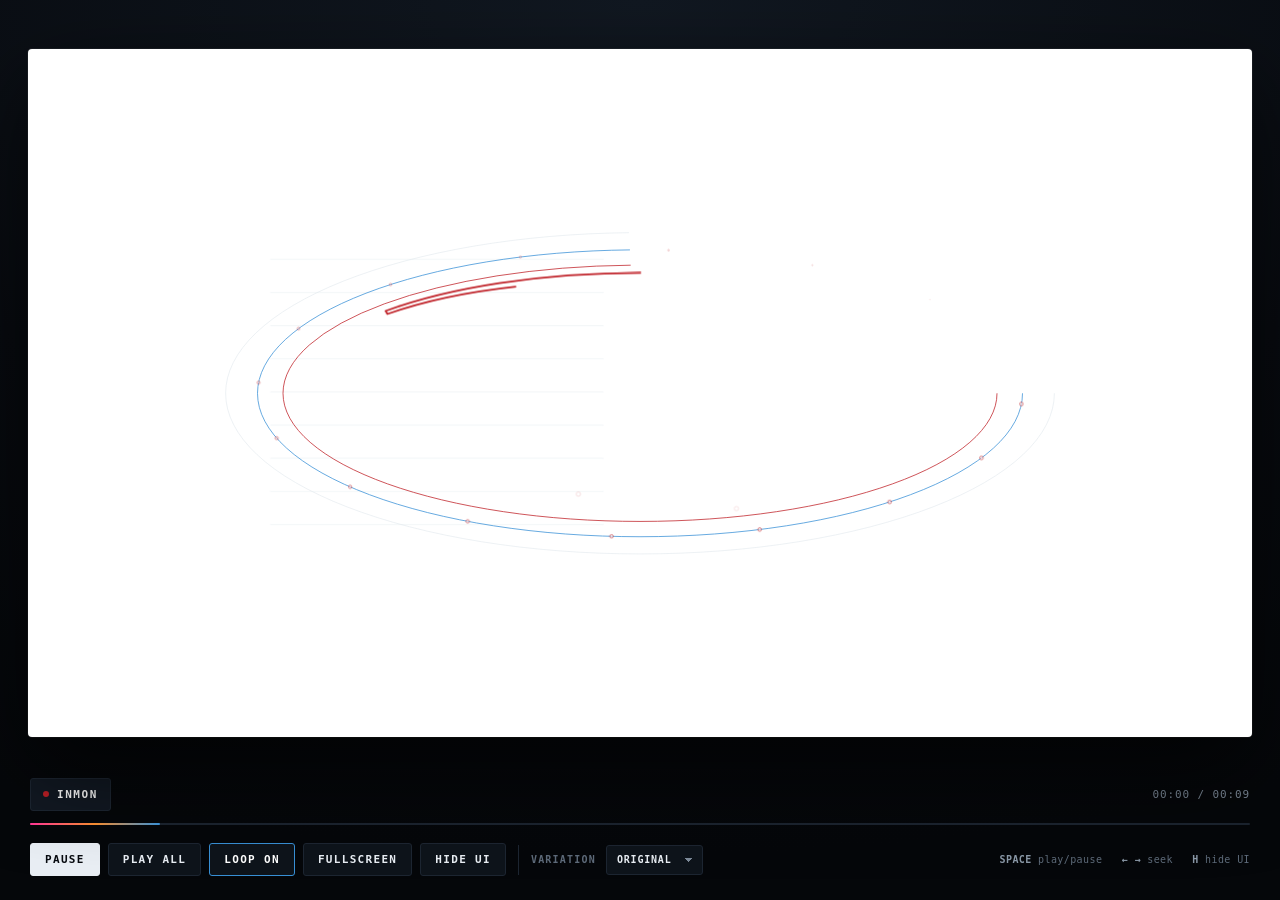
<file: logos/inmon.html>
<!doctype html>
<html lang="en">
<head>
<meta charset="utf-8">
<meta name="viewport" content="width=device-width, initial-scale=1">
<title>InMon — Logo Animation</title>
<style>
:root{
  --bg:#080B10;--panel:#0E141B;--line:#1D2632;--text:#E9EEF4;--muted:#7D8A99;
  --accent:#FF3694;--blue:#3890D6;--orange:#F48C2F;--green:#7AA154;
}
*{box-sizing:border-box}
html,body{height:100%}
body{
  margin:0;overflow:hidden;color:var(--text);
  background:radial-gradient(125% 95% at 50% 0%,#111821 0%,#080B10 55%,#05070A 100%);
  font-family:-apple-system,BlinkMacSystemFont,"Segoe UI",Inter,Roboto,Helvetica,Arial,sans-serif;
}
#shell{height:100%;display:flex;flex-direction:column;min-height:0}
#stage-wrap{flex:1;display:flex;align-items:center;justify-content:center;padding:26px 28px 18px;min-height:0}
#stage-frame{
  position:relative;width:min(100%,calc((100vh - 190px)*16/9));aspect-ratio:16/9;
  background:#fff;border-radius:4px;overflow:hidden;cursor:pointer;
  box-shadow:0 34px 90px rgba(0,0,0,.65),0 0 0 1px rgba(255,255,255,.06);
}
#stage{display:block;width:100%;height:100%;background:transparent;position:relative;z-index:1}
#ui{flex:0 0 auto;padding:0 30px 24px;width:100%;max-width:1600px;margin:0 auto}
#topline{display:flex;align-items:center;justify-content:space-between;gap:20px;margin-bottom:12px}
#chapters{display:flex;gap:6px;flex-wrap:wrap}
.chapter{
  appearance:none;border:1px solid transparent;background:transparent;color:var(--muted);
  font:600 11px/1 ui-monospace,SFMono-Regular,Menlo,monospace;letter-spacing:.14em;
  padding:10px 12px;border-radius:3px;cursor:pointer;transition:color .2s,border-color .2s,background .2s;
}
.chapter:hover{color:var(--text);border-color:var(--line)}
.chapter.active{color:#fff;border-color:var(--line);background:#121923}
.chapter .dot{display:inline-block;width:6px;height:6px;border-radius:50%;margin-right:8px;vertical-align:1px;background:currentColor;opacity:.5}
.chapter[data-act="0"].active .dot{background:var(--accent);opacity:1}
.chapter[data-act="1"].active .dot{background:var(--orange);opacity:1}
.chapter[data-act="2"].active .dot{background:var(--blue);opacity:1}
.chapter[data-act="3"].active .dot{background:#BF2027;opacity:1}
.chapter[data-act="4"].active .dot{background:#3FBECF;opacity:1}
.chapter[data-act="5"].active .dot{background:#F37421;opacity:1}
.chapter[data-act="6"].active .dot{background:#DB3123;opacity:1}
.chapter[data-act="7"].active .dot{background:#C69214;opacity:1}
#time{font:500 11px/1 ui-monospace,SFMono-Regular,Menlo,monospace;color:var(--muted);letter-spacing:.08em;white-space:nowrap}
#track{height:2px;background:#1A222D;border-radius:2px;cursor:pointer;position:relative;margin-bottom:18px}
#progress{position:absolute;left:0;top:0;height:100%;width:0;background:linear-gradient(90deg,var(--accent),var(--orange) 50%,var(--blue));border-radius:2px}
#track .tick{position:absolute;top:-3px;width:1px;height:8px;background:#2A3543}
#controls{display:flex;align-items:center;gap:8px;flex-wrap:wrap}
.btn{
  appearance:none;border:1px solid var(--line);background:var(--panel);color:var(--text);
  font:600 11px/1 ui-monospace,SFMono-Regular,Menlo,monospace;letter-spacing:.12em;
  padding:10px 14px;border-radius:3px;cursor:pointer;transition:background .2s,border-color .2s,color .2s;
}
.btn:hover{background:#151D27;border-color:#2A3543}
.btn.primary{background:#E9EEF4;color:#080B10;border-color:#E9EEF4}
.btn.primary:hover{background:#fff}
.btn[aria-pressed="true"]{border-color:var(--blue);color:#fff}
#styles{display:flex;align-items:center;gap:8px;border-left:1px solid var(--line);padding-left:12px;margin-left:4px}
#styles-label{font:600 10px/1 ui-monospace,SFMono-Regular,Menlo,monospace;color:#5E6B7A;letter-spacing:.12em;margin-right:2px}
#variation-select{
  appearance:none;border:1px solid var(--line);background-color:var(--panel);color:var(--text);
  font:600 10px/1 ui-monospace,SFMono-Regular,Menlo,monospace;letter-spacing:.08em;
  padding:9px 30px 9px 10px;border-radius:3px;cursor:pointer;
  background-image:linear-gradient(45deg,transparent 50%,#7D8A99 50%),linear-gradient(135deg,#7D8A99 50%,transparent 50%);
  background-position:calc(100% - 13px) 50%,calc(100% - 9px) 50%;
  background-size:4px 4px,4px 4px;background-repeat:no-repeat;
}
#variation-select:hover{border-color:#2A3543}
#hint{margin-left:auto;color:#5E6B7A;font:500 10px/1.4 ui-monospace,SFMono-Regular,Menlo,monospace;letter-spacing:.04em;text-align:right}
#hint b{color:#8B99A8;font-weight:600}
body.clean #ui{display:none}
body.clean #stage-wrap{padding:0}
body.clean #stage-frame{width:min(100vw,calc(100vh*16/9));max-height:100vh;border-radius:0;box-shadow:none}
#stage-frame:fullscreen{width:100vw;height:100vh;max-width:none;max-height:none;aspect-ratio:auto;border-radius:0;box-shadow:none;background:#fff;cursor:default}
#stage-frame:fullscreen #stage{width:100%;height:100%}
@media (max-width:720px){
  #stage-wrap{padding:12px 12px 8px}
  #ui{padding:0 14px 14px}
  #hint{display:none}
  .chapter{padding:9px 8px;letter-spacing:.08em}
  .btn{padding:9px 10px}
}
</style>
</head>
<body>
<div id="shell">
  <div id="stage-wrap">
    <div id="stage-frame">
      <svg id="stage" viewBox="0 0 1920 1080" preserveAspectRatio="xMidYMid meet" role="img" aria-label="Animated logo study for InMon">
<defs>
          <clipPath id="esnet-word-clip" clipPathUnits="userSpaceOnUse">
            <rect id="esnet-word-clip-rect" x="741.8" y="388.2" width="0" height="303.6"/>
          </clipPath>
          <clipPath id="variation-iris" clipPathUnits="userSpaceOnUse"><circle id="variation-iris-circle" cx="960" cy="540" r="0"/></clipPath>
          <clipPath id="variation-scan" clipPathUnits="userSpaceOnUse"><rect id="variation-scan-rect" x="0" y="1080" width="1920" height="0"/></clipPath>
        </defs>
<g id="act-inmon">
<defs>
<clipPath id="inmon-word-clip" clipPathUnits="userSpaceOnUse"><rect id="inmon-word-clip-rect" x="330" y="0" width="0" height="1333"/></clipPath>
</defs>
<g id="inmon-grid" opacity="0"></g>
<g id="inmon-guides" opacity="0"></g>
<g id="inmon-nodes" opacity="0"></g>
<g id="inmon-official" transform="translate(400 338.68) scale(0.30205)" shape-rendering="geometricPrecision" fill-rule="nonzero">
<path id="inmon-red-arc" d="M1859 41c-524,0 -995,76 -1327,198 4,5 7,11 10,16 292,-104 701,-168 1154,-168 887,0 1606,247 1606,553 0,305 -719,553 -1606,553 -887,0 -1606,-247 -1606,-553 0,-106 87,-205 238,-290 -3,-5 -5,-11 -7,-17 -175,96 -276,210 -276,331 0,345 812,625 1815,625 1002,0 1815,-280 1815,-625 0,-345 -812,-625 -1815,-625z" fill="#BF2027" fill-opacity="0"/>
<path id="inmon-red-ghost" d="M1859 41c-524,0 -995,76 -1327,198 4,5 7,11 10,16 292,-104 701,-168 1154,-168 887,0 1606,247 1606,553 0,305 -719,553 -1606,553 -887,0 -1606,-247 -1606,-553 0,-106 87,-205 238,-290 -3,-5 -5,-11 -7,-17 -175,96 -276,210 -276,331 0,345 812,625 1815,625 1002,0 1815,-280 1815,-625 0,-345 -812,-625 -1815,-625z" fill="none" stroke="#BF2027" stroke-width="9" stroke-linejoin="round" opacity="0"/>
<g id="inmon-word-wrap" clip-path="url(#inmon-word-clip)">
<g id="inmon-word"><polygon id="inmon-black-0" points="1896,927 1896,239 1712,239 1526,721 1342,239 1156,239 1156,927 1272,927 1272,356 1274,356 1483,927 1569,927 1778,356 1780,356 1780,927 " fill="#000000"/>
<path id="inmon-black-1" d="M2498 694c0,-147 -113,-245 -254,-245 -141,0 -254,98 -254,245 0,147 113,245 254,245 141,0 254,-98 254,-245zm-391 0c0,-73 51,-140 137,-140 86,0 137,67 137,140 0,73 -51,140 -137,140 -86,0 -137,-67 -137,-140z" fill="#000000"/>
<path id="inmon-black-2" d="M608 460l0 466 117 0 0 -255c0,-62 30,-119 107,-119 82,0 85,86 85,137l0 236 117 0 0 -294c0,-95 -45,-184 -170,-184 -78,0 -121,40 -143,86l-2 0 0 -75 -111 0z" fill="#000000"/>
<polygon id="inmon-black-3" points="376,927 492,927 492,460 376,460 " fill="#000000"/>
<path id="inmon-black-4" d="M2588 460l0 466 117 0 0 -255c0,-62 30,-119 107,-119 82,0 86,86 86,137l0 236 117 0 0 -294c0,-95 -45,-184 -170,-184 -78,0 -121,40 -143,86l-2 0 0 -75 -111 0z" fill="#000000"/></g>
</g>
<path id="inmon-red-dot" d="M433 372c43,0 76,-30 76,-70 0,-40 -33,-70 -76,-70 -43,0 -74,33 -74,70 0,37 31,70 74,70z" fill="#BF2027" opacity="0"/>
<line id="inmon-scan-line" x1="0" y1="0" x2="0" y2="1333" stroke="#BF2027" stroke-width="7" opacity="0"/>
</g>
<g id="inmon-pulses"></g>
        </g>
<g id="variation-overlay" opacity="0">
          <line id="variation-scan-glow" x1="0" y1="0" x2="1920" y2="0" stroke="#5EB2D7" stroke-width="18" opacity="0.22"/>
          <line id="variation-scan-line" x1="0" y1="0" x2="1920" y2="0" stroke="#E9FBFF" stroke-width="2.4" opacity="0.95"/>
        </g>
</svg>
    </div>
  </div>
  <div id="ui">
    <div id="topline">
      <div id="chapters">
        <button class="chapter" data-act="3"><span class="dot"></span>INMON</button>
      </div>
      <div id="time">00:00 / 00:09</div>
    </div>
    <div id="track"><div id="progress"></div></div>
    <div id="controls">
      <button class="btn primary" id="play">PAUSE</button>
      <button class="btn" id="playall">PLAY ALL</button>
      <button class="btn" id="loop" aria-pressed="true">LOOP ON</button>
      <button class="btn" id="fullscreen">FULLSCREEN</button>
      <button class="btn" id="clean">HIDE UI</button>
      <div id="styles" role="group" aria-label="Logo variation">
        <label id="styles-label" for="variation-select">VARIATION</label>
        <select id="variation-select"></select>
      </div>
      <div id="hint"><b>SPACE</b> play/pause &nbsp; <b>← →</b> seek &nbsp; <b>H</b> hide UI</div>
    </div>
  </div>
</div>
<script>
const NS="http://www.w3.org/2000/svg";
const stage=document.getElementById("stage");
const clamp=(v,a=0,b=1)=>Math.max(a,Math.min(b,v));
const lerp=(a,b,t)=>a+(b-a)*t;
const smooth=t=>{t=clamp(t);return t*t*(3-2*t)};
const easeOut=t=>1-Math.pow(1-clamp(t),3);
const easeInOut=t=>{t=clamp(t);return t<.5?4*t*t*t:1-Math.pow(-2*t+2,3)/2};
const easeOutBack=t=>{t=clamp(t);const c=1.45;return 1+(c+1)*Math.pow(t-1,3)+c*Math.pow(t-1,2)};
const phase=(u,a,b)=>clamp((u-a)/(b-a));
const ellipseLen=(rx,ry)=>Math.PI*(3*(rx+ry)-Math.sqrt((3*rx+ry)*(rx+3*ry)));
const el=(tag,attrs={},parent)=>{const e=document.createElementNS(NS,tag);for(const[k,v]of Object.entries(attrs))e.setAttribute(k,v);if(parent)parent.appendChild(e);return e};
const setOp=(e,v)=>e.setAttribute("opacity",clamp(v).toFixed(4));
const setFillOp=(e,v)=>e.setAttribute("fill-opacity",clamp(v).toFixed(4));
const setDash=(e,L,p)=>{e.style.strokeDasharray=String(L);e.style.strokeDashoffset=String(L*(1-clamp(p)))};
const setTransform=(e,x=0,y=0,sx=1,sy=1,rot=0,cx=0,cy=0)=>{
  e.setAttribute("transform",`translate(${x.toFixed(3)} ${y.toFixed(3)}) translate(${cx.toFixed(3)} ${cy.toFixed(3)}) rotate(${rot.toFixed(3)}) scale(${sx.toFixed(4)} ${sy.toFixed(4)}) translate(${(-cx).toFixed(3)} ${(-cy).toFixed(3)})`);
};
const scinet={};
const sc26={};
const esnet={};
const ESNET_STYLE_NAMES=["TRACE","PRINT","BLUEPRINT","ORBIT","TYPE","REGISTER","CONSTELLATION","IRIS","SPIN","SLICE"];
const VARIATION_NAMES={
  scinet:["ORIGINAL","APERTURE","KINETIC","SCANLINE"],
  sc26:["ORIGINAL","APERTURE","KINETIC","SCANLINE"],
  esnet:ESNET_STYLE_NAMES,
  inmon:["ORIGINAL","APERTURE","KINETIC","SCANLINE"],
  nrp:["ORIGINAL","APERTURE","KINETIC","SCANLINE"],
  caltech:["ORIGINAL","APERTURE","KINETIC","SCANLINE"],
  internet2:["ORIGINAL","APERTURE","KINETIC","SCANLINE"],
  sdsc:["ORIGINAL","APERTURE","KINETIC","SCANLINE"]
};
const variationByAct={scinet:0,sc26:0,esnet:0,inmon:0,nrp:0,caltech:0,internet2:0,sdsc:0};
const variation={};
let variationActIndex=-1;
let esnetStyle=0;
const ESNET_VARIANT=(location.hash.match(/[?&#]v=([a-z]+)/)||[])[1]||"scinet";
function setupScinet(){
  const svg=document.getElementById("scinet-svg");
  scinet.netGroup=document.getElementById("scinet-net-paths");
  scinet.netPaths=[...document.querySelectorAll("#scinet-net-paths .net-path")];
  scinet.nodeGroup=document.getElementById("scinet-nodes");
  scinet.pulseGroup=document.getElementById("scinet-pulses");
  scinet.ring1=document.getElementById("scinet-ring-1");
  scinet.ring2=document.getElementById("scinet-ring-2");
  scinet.black=svg.querySelector("path:not([class])");
  scinet.blue=[...svg.querySelectorAll(".cls-1")];
  scinet.star=svg.querySelector("polygon.cls-2");
  scinet.ghosts=[];
  const parts=[scinet.black,...scinet.blue,scinet.star];
  for(const source of parts){
    let ghost;
    if(source.tagName.toLowerCase()==="rect"){
      const x=source.getAttribute("x"),y=source.getAttribute("y"),w=source.getAttribute("width"),h=source.getAttribute("height");
      ghost=el("path",{d:`M${x},${y}h${w}v${h}h-${w}z`});
    }else{
      ghost=source.cloneNode(false);
      ghost.removeAttribute("class");
    }
    const color=getComputedStyle(source).fill;
    ghost.setAttribute("fill","none");
    ghost.setAttribute("stroke",color);
    ghost.setAttribute("stroke-width","0.32");
    ghost.setAttribute("stroke-linecap","round");
    ghost.setAttribute("stroke-linejoin","round");
    ghost.setAttribute("opacity","0");
    source.parentNode.insertBefore(ghost,source.nextSibling);
    const L=ghost.getTotalLength?ghost.getTotalLength():100;
    scinet.ghosts.push({el:ghost,L,source,isStar:source===scinet.star,isBlue:scinet.blue.includes(source)});
  }
  for(const e of [scinet.black,...scinet.blue,scinet.star])setFillOp(e,0);
  scinet.net=scinet.netPaths.map((p,i)=>({el:p,L:p.getTotalLength(),offset:(i*0.137)%1,speed:0.8+(i%3)*0.12}));
  scinet.nodes=[[949,453,0.00],[760,630,0.05],[820,670,0.10],[1080,470,0.08],[1240,620,0.12],[1120,660,0.15],[700,520,0.18]].map(([x,y,delay])=>{
    const c=el("circle",{cx:x,cy:y,r:4,fill:"#ffffff",stroke:"#3890d6","stroke-width":2.2,opacity:0},scinet.nodeGroup);
    return {el:c,x,y,delay};
  });
  scinet.pulses=[];
  scinet.net.forEach((n,i)=>{
    for(let k=0;k<2;k++){
      const c=el("circle",{r:k===0?3.2:2.4,fill:k===0?"#ff3694":"#3890d6",opacity:0},scinet.pulseGroup);
      scinet.pulses.push({el:c,path:n.el,L:n.L,offset:(i*0.19+k*0.53)%1,speed:0.9+(i%4)*0.1});
    }
  });
}
function renderScinet(u){
  const netOp=Math.max(smooth(phase(u,0.06,0.30))*(1-smooth(phase(u,0.34,0.40))),smooth(phase(u,0.62,0.72))*(1-smooth(phase(u,0.88,0.94))));
  setOp(scinet.netGroup,netOp*0.85);
  const drawP=u<0.5?phase(u,0.06,0.28):1-phase(u,0.78,0.92);
  for(const n of scinet.net)setDash(n.el,n.L,drawP);
  const pulseA=smooth(phase(u,0.06,0.12))*(1-smooth(phase(u,0.34,0.40)))+smooth(phase(u,0.64,0.70))*(1-smooth(phase(u,0.88,0.94)));
  for(const p of scinet.pulses){
    const t=(u*p.speed+p.offset)%1;
    const pt=p.path.getPointAtLength(t*p.L);
    p.el.setAttribute("cx",pt.x.toFixed(2));
    p.el.setAttribute("cy",pt.y.toFixed(2));
    setOp(p.el,pulseA*(0.25+0.75*Math.sin(t*Math.PI)));
  }
  for(const n of scinet.nodes){
    const p=phase(u,0.10+n.delay,0.22+n.delay);
    n.el.setAttribute("r",(4*easeOutBack(p)).toFixed(2));
    setOp(n.el,p*(1-smooth(phase(u,0.34,0.40)))+smooth(phase(u,0.64,0.70))*(1-smooth(phase(u,0.86,0.92))));
  }
  const convP=easeOut(phase(u,0.08,0.30));
  const convRev=smooth(phase(u,0.62,0.72))*(1-smooth(phase(u,0.82,0.90)));
  const convOp=Math.max(smooth(phase(u,0.08,0.14))*(1-smooth(phase(u,0.26,0.34)))*0.42,convRev*0.40);
  scinet.ring1.setAttribute("r",(320-250*convP+180*convRev).toFixed(1));
  scinet.ring2.setAttribute("r",(280-210*convP+150*convRev).toFixed(1));
  setOp(scinet.ring1,convOp);
  setOp(scinet.ring2,convOp*0.8);
  const ghostP=u<0.5?phase(u,0.26,0.40):1-phase(u,0.70,0.88);
  const ghostOp=smooth(phase(u,0.24,0.30))*(1-smooth(phase(u,0.38,0.42)))+smooth(phase(u,0.58,0.62))*(1-smooth(phase(u,0.84,0.90)));
  const starGhostOp=smooth(phase(u,0.10,0.16))*(1-smooth(phase(u,0.22,0.30)))+smooth(phase(u,0.60,0.66))*(1-smooth(phase(u,0.80,0.88)));
  for(const g of scinet.ghosts){
    setDash(g.el,g.L,ghostP);
    setOp(g.el,g.isStar?starGhostOp:ghostOp);
  }
  const fillOp=Math.min(smooth(phase(u,0.36,0.42)),1-smooth(phase(u,0.58,0.64)));
  for(const e of [scinet.black,...scinet.blue])setFillOp(e,fillOp);
  const starOp=smooth(phase(u,0.10,0.18))*(1-smooth(phase(u,0.62,0.72)));
  setFillOp(scinet.star,starOp);
  const starIn=smooth(phase(u,0.12,0.26));
  const starOut=smooth(phase(u,0.60,0.78));
  const starS=(0.2+0.8*easeOutBack(starIn))*(1+0.6*starOut);
  const starRot=lerp(-35,0,easeOut(starIn))+starOut*60;
  const starY=-6*starOut;
  const starT={x:0,y:starY,sx:starS,sy:starS,rot:starRot,cx:59.5,cy:6.3};
  setTransform(scinet.star,starT.x,starT.y,starT.sx,starT.sy,starT.rot,starT.cx,starT.cy);
  const split=smooth(phase(u,0.64,0.86));
  const scShift=-3.5*split;
  const inetShift=3.5*split;
  for(const g of scinet.ghosts){
    if(g.isStar){
      setTransform(g.el,starT.x,starT.y,starT.sx,starT.sy,starT.rot,starT.cx,starT.cy);
    }else if(g.isBlue){
      setTransform(g.el,inetShift,-0.5*split);
    }else{
      setTransform(g.el,scShift,0);
    }
  }
  setTransform(scinet.black,scShift,0);
  for(const e of scinet.blue)setTransform(e,inetShift,-0.5*split);
  const assemble=smooth(phase(u,0.30,0.40));
  const reverse=smooth(phase(u,0.60,0.72));
  const logoY=lerp(12,0,easeOut(assemble))-26*reverse;
  const logoScale=lerp(1.045,1,easeOut(assemble))*(1+0.02*reverse);
  document.getElementById("scinet-logo").setAttribute("transform",`translate(480 ${(403.7+logoY).toFixed(2)})`);
  document.getElementById("scinet-scale").setAttribute("transform",`scale(${(7.8785*logoScale).toFixed(4)})`);
  setOp(document.getElementById("scinet-logo"),1-smooth(phase(u,0.80,0.92)));
}
function setupSC26(){
  const svg=document.getElementById("sc26-svg");
  const all=[...svg.querySelectorAll("path, polygon")];
  sc26.word=all.filter(e=>e.classList.contains("cls-1"));
  sc26.hpc=all.filter(e=>e.classList.contains("cls-5")&&e.tagName.toLowerCase()==="path");
  sc26.magentaStar=all.find(e=>e.classList.contains("cls-5")&&e.tagName.toLowerCase()==="polygon");
  sc26.river=all.find(e=>e.classList.contains("cls-2")&&e.tagName.toLowerCase()==="path");
  sc26.blueStars=all.filter(e=>e.classList.contains("cls-2")&&e.tagName.toLowerCase()==="polygon");
  sc26.green=all.filter(e=>e.classList.contains("cls-4"));
  sc26.orange=all.find(e=>e.classList.contains("cls-3"));
  sc26.elements=all;
  for(const e of all){e._bbox=e.getBBox();e.setAttribute("opacity","0")}
  sc26.starCenters=[sc26.magentaStar,...sc26.blueStars].map(e=>{
    const b=e._bbox;
    return {x:500+(b.x+b.width/2)*5.2458,y:350.5+(b.y+b.height/2)*5.2458};
  });
  sc26.linksGroup=document.getElementById("sc26-star-links");
  sc26.links=[];
  for(const[a,b]of [[0,1],[0,2],[0,3],[1,2],[2,3]]){
    const A=sc26.starCenters[a],B=sc26.starCenters[b];
    const path=el("path",{d:`M${A.x.toFixed(2)} ${A.y.toFixed(2)} L${B.x.toFixed(2)} ${B.y.toFixed(2)}`,stroke:a===0?"#ff3694":"#3890d6","stroke-width":1.4,opacity:0},sc26.linksGroup);
    const L=path.getTotalLength();
    path.style.strokeDasharray=String(L);
    path.style.strokeDashoffset=String(L);
    sc26.links.push({el:path,L});
  }
  sc26.parallelGroup=document.getElementById("sc26-parallel");
  sc26.parallel=[];
  const bars=[
    {y:548,x:690,len:240,c:"#7aa154"},{y:566,x:720,len:300,c:"#f48c2f"},
    {y:584,x:670,len:210,c:"#3890d6"},{y:602,x:740,len:280,c:"#7aa154"},
    {y:620,x:700,len:260,c:"#f48c2f"},{y:638,x:660,len:190,c:"#3890d6"},
    {y:656,x:730,len:300,c:"#7aa154"},{y:674,x:680,len:220,c:"#f48c2f"}
  ];
  for(const b of bars)sc26.parallel.push({el:el("line",{x1:b.x,y1:b.y,x2:b.x,y2:b.y,stroke:b.c,"stroke-width":3,opacity:0},sc26.parallelGroup),...b});
  sc26.gridGroup=document.getElementById("sc26-grid");
  sc26.grid=[];
  const xs=[500,560,620,680,760,820,880,960,1040,1120,1200,1300,1400,1440];
  for(const x of xs)sc26.grid.push({el:el("line",{x1:x,y1:790,x2:x,y2:790,stroke:"#E1E7EE","stroke-width":1,opacity:0},sc26.gridGroup),x,len:470});
  for(const y of [760,715])sc26.grid.push({el:el("line",{x1:470,y1:y,x2:470,y2:y,stroke:"#DCE3EA","stroke-width":1,opacity:0},sc26.gridGroup),y,len:500});
  sc26.flowGroup=document.getElementById("sc26-flow");
  sc26.flow=[];
  const flowDefs=[
    {x:760,y:610,len:160,c:"#7aa154"},{x:820,y:640,len:220,c:"#f48c2f"},
    {x:780,y:670,len:180,c:"#3890d6"},{x:900,y:600,len:140,c:"#7aa154"},
    {x:980,y:635,len:200,c:"#3890d6"},{x:1040,y:665,len:150,c:"#f48c2f"},
    {x:620,y:700,len:120,c:"#3890d6"},{x:1120,y:690,len:160,c:"#7aa154"}
  ];
  for(const f of flowDefs)sc26.flow.push({el:el("line",{x1:f.x,y1:f.y,x2:f.x,y2:f.y,stroke:f.c,"stroke-width":2.2,"stroke-linecap":"round",opacity:0},sc26.flowGroup),...f});
}
function renderSC26(u){
  const gridOp=smooth(phase(u,0.06,0.14))*(1-smooth(phase(u,0.30,0.38)))+smooth(phase(u,0.60,0.68))*(1-smooth(phase(u,0.86,0.92)));
  setOp(sc26.gridGroup,gridOp*0.9);
  const gridDraw=u<0.5?phase(u,0.06,0.28):1-phase(u,0.80,0.92);
  for(const g of sc26.grid){
    if(g.x!==undefined)g.el.setAttribute("y2",(790-g.len*gridDraw).toFixed(2));
    else g.el.setAttribute("x2",(470+g.len*gridDraw).toFixed(2));
  }
  const rise=[[sc26.orange,0.10,0.26],[sc26.green[0],0.13,0.29],[sc26.green[1],0.16,0.32],[sc26.river,0.12,0.30]];
  for(const[e,a,b]of rise){
    const p=easeOutBack(phase(u,a,b));
    const q=smooth(phase(u,0.64,0.82));
    const bb=e._bbox;
    const yOff=(1-p)*14+q*10;
    const sy=lerp(0.2,1,p)*(1-0.15*q);
    const sx=1+0.05*q;
    setTransform(e,0,yOff,sx,sy,0,bb.x+bb.width/2,bb.y+bb.height);
    setOp(e,smooth(phase(u,a-0.03,b)));
  }
  const stars=[sc26.magentaStar,...sc26.blueStars];
  stars.forEach((e,i)=>{
    const p=easeOutBack(phase(u,0.12+i*0.02,0.26+i*0.02));
    const q=smooth(phase(u,0.62+i*0.01,0.78+i*0.01));
    const bb=e._bbox;
    const cx=bb.x+bb.width/2,cy=bb.y+bb.height/2;
    const s=lerp(0.1,1,p)*(1+0.6*q);
    const rot=(i%2?-1:1)*25*q;
    setTransform(e,0,-2*q,s,s,rot,cx,cy);
    setOp(e,smooth(phase(u,0.10+i*0.02,0.18+i*0.02)));
  });
  sc26.word.forEach((e,i)=>{
    const p=easeOutBack(phase(u,0.24+i*0.03,0.34+i*0.03));
    const q=smooth(phase(u,0.60,0.74));
    const bb=e._bbox;
    setTransform(e,0,(1-p)*8-q*6,1+q*0.04,lerp(0.4,1,p),0,bb.x+bb.width/2,bb.y+bb.height);
    setOp(e,smooth(phase(u,0.22+i*0.03,0.30+i*0.03)));
  });
  sc26.hpc.forEach((e,i)=>{
    const p=easeOut(phase(u,0.25+i*0.0032,0.33+i*0.0032));
    const q=smooth(phase(u,0.60,0.76));
    const bb=e._bbox;
    const dx=q*(i%2?2:-2);
    const dy=(1-p)*4-q*3;
    setTransform(e,dx,dy,1+q*0.06,lerp(0.5,1,p),0,bb.x+bb.width/2,bb.y+bb.height);
    setOp(e,smooth(phase(u,0.23+i*0.0032,0.31+i*0.0032)));
  });
  const flowOp=smooth(phase(u,0.64,0.72))*(1-smooth(phase(u,0.86,0.94)));
  setOp(sc26.flowGroup,flowOp);
  sc26.flow.forEach((f,i)=>{
    const p=smooth(phase(u,0.66+i*0.01,0.78+i*0.01));
    f.el.setAttribute("x2",(f.x+f.len*p).toFixed(2));
    f.el.setAttribute("opacity",(0.7*flowOp).toFixed(3));
  });
  const parOp=smooth(phase(u,0.64,0.72))*(1-smooth(phase(u,0.86,0.94)));
  setOp(sc26.parallelGroup,parOp*0.8);
  sc26.parallel.forEach((b,i)=>{
    const p=smooth(phase(u,0.66+i*0.008,0.78+i*0.008));
    b.el.setAttribute("x2",(b.x+b.len*p).toFixed(2));
    b.el.setAttribute("opacity",(0.85*parOp).toFixed(3));
  });
  setOp(sc26.linksGroup,parOp);
  sc26.links.forEach((l,i)=>{
    const p=smooth(phase(u,0.66+i*0.01,0.80+i*0.01));
    l.el.style.strokeDashoffset=String(l.L*(1-p));
    l.el.setAttribute("opacity",(0.7*parOp).toFixed(3));
  });
  const assemble=smooth(phase(u,0.30,0.40));
  const reverse=smooth(phase(u,0.60,0.72));
  const logoY=lerp(10,0,easeOut(assemble))-20*reverse;
  const logoScale=lerp(1.04,1,easeOut(assemble))*(1+0.02*reverse);
  document.getElementById("sc26-logo").setAttribute("transform",`translate(500 ${(350.5+logoY).toFixed(2)})`);
  document.getElementById("sc26-scale").setAttribute("transform",`scale(${(5.2458*logoScale).toFixed(4)})`);
  setOp(document.getElementById("sc26-logo"),1-smooth(phase(u,0.82,0.94)));
}
function setupESnet(){
  esnet.center={x:551.6,y:540};
  esnet.grayWrap=document.getElementById("esnet-gray-wrap");
  esnet.gray=document.getElementById("esnet-gray");
  esnet.blue=document.getElementById("esnet-blue");
  esnet.light=document.getElementById("esnet-light");
  esnet.white=document.getElementById("esnet-white");
  esnet.blueGhost=document.getElementById("esnet-blue-ghost");
  esnet.lightGhost=document.getElementById("esnet-light-ghost");
  esnet.wordRect=document.getElementById("esnet-word-rect");
  esnet.netGroup=document.getElementById("esnet-net");
  esnet.netPaths=[...document.querySelectorAll("#esnet-net .esnet-net-path")];
  esnet.netLens=esnet.netPaths.map(p=>p.getTotalLength());
  esnet.blueGhostLen=esnet.blueGhost.getTotalLength();
  esnet.lightGhostLen=esnet.lightGhost.getTotalLength();
  esnet.gray.setAttribute("opacity","1");
  esnet.blueGroup=document.getElementById("esnet-blue-group");
  esnet.globeRect=document.getElementById("esnet-globe-rect");
  esnet.wipeRect=document.getElementById("esnet-blue-wipe-rect");
  esnet.radialCircle=document.getElementById("esnet-blue-radial-circle");
  esnet.scanLine=document.getElementById("esnet-wipe-scan");
  esnet.gridGroup=document.getElementById("esnet-grid");
  esnet.grid=[];
  for(let i=0;i<9;i++){const x=430+i*32;esnet.grid.push({el:el("line",{x1:x,y1:380,x2:x,y2:700,stroke:"#DCE3EA","stroke-width":0.8},esnet.gridGroup),kind:"v",L:320})}
  for(let j=0;j<11;j++){const y=390+j*30;esnet.grid.push({el:el("line",{x1:390,y1:y,x2:710,y2:y,stroke:"#DCE3EA","stroke-width":0.8},esnet.gridGroup),kind:"h",L:320})}
  esnet.orbitsGroup=document.getElementById("esnet-orbits");
  esnet.orbitsGroup.setAttribute("transform","translate(551.6 540)");
  esnet.orbits=[];
  for(const d of [{rx:220,ry:100,ang:-25},{rx:260,ry:120,ang:30},{rx:300,ry:80,ang:70}]){
    const e=el("ellipse",{cx:0,cy:0,rx:d.rx,ry:d.ry,fill:"none",stroke:"#3890d6","stroke-width":1.2,transform:`rotate(${d.ang})`},esnet.orbitsGroup);
    const L=Math.PI*(3*(d.rx+d.ry)-Math.sqrt((3*d.rx+d.ry)*(d.rx+3*d.ry)));
    e.style.strokeDasharray=String(L);e.style.strokeDashoffset=String(L);
    esnet.orbits.push({el:e,...d,L});
  }
  esnet.lastGray=0;esnet.lastNet=0;esnet.lastBlue=0;esnet.lastLight=0;esnet.lastWord=0;
  esnet.sparklesGroup=document.getElementById("esnet-sparkles");
  esnet.sparkles=[];
  const starD="M0 -12 C2 -3 3 -2 12 0 C3 2 2 3 0 12 C-2 3 -3 2 -12 0 C-3 -2 -2 -3 0 -12 Z";
  const positions=[[356,360],[704,382],[760,566],[666,704],[470,724],[330,562]];
  for(let i=0;i<positions.length;i++){
    const [x,y]=positions[i];
    const g=el("g",{},esnet.sparklesGroup);
    el("path",{d:starD,fill:i%2?"#5EB2D7":"#ffffff",opacity:1},g);
    g.setAttribute("transform",`translate(${x} ${y})`);
    setOp(g,0);
    esnet.sparkles.push({el:g,x,y,phase:i/positions.length});
  }
  esnet.weave=[];
  const weavePos=[[598.2,485.9],[470.9,555.7],[655.7,606.8]];
  for(let i=0;i<weavePos.length;i++){
    const [x,y]=weavePos[i];
    const g=el("g",{},esnet.sparklesGroup);
    el("path",{d:starD,fill:i===1?"#ffffff":"#5EB2D7",opacity:1},g);
    g.setAttribute("transform",`translate(${x} ${y})`);
    setOp(g,0);
    esnet.weave.push({el:g,x,y});
  }
  esnet.pulses=[];
  for(let i=0;i<4;i++){
    const c=el("circle",{r:3.2,fill:i%2?"#ffffff":"#5EB2D7",stroke:i%2?"#5EB2D7":"#ffffff","stroke-width":1.5,opacity:0},esnet.sparklesGroup);
    esnet.pulses.push({el:c,theta:i*Math.PI/2,radius:190+(i%2)*22,speed:0.55+(i%3)*0.12});
  }
  esnet.motion=document.getElementById("esnet-motion");
  esnet.official=document.getElementById("esnet-official");
  esnet.platesGroup=document.getElementById("esnet-plates");
  esnet.slicesGroup=document.getElementById("esnet-slices");
  esnet.sliceGuide=document.getElementById("esnet-slice-guide");
  esnet.plateInners=[...document.querySelectorAll(".esnet-plate-inner")];
  esnet.sliceInners=[...document.querySelectorAll(".esnet-slice-inner")];
  esnet.constGroup=document.getElementById("esnet-constellation");
  esnet.irisGroup=document.getElementById("esnet-iris-guide");
  esnet.irisCircle=document.getElementById("esnet-iris-circle");
  esnet.spinGroup=document.getElementById("esnet-spin-guide");
  esnet.registerGroup=document.getElementById("esnet-register");
  esnet.constNodes=[];esnet.constLinks=[];
  const addConstellation=(path,count,size,color,phaseOffset,chordStep)=>{
    const L=path.getTotalLength();
    const pts=[];
    for(let i=0;i<count;i++){
      const p=path.getPointAtLength(L*((i+0.5)/count));
      pts.push({x:400+p.x*0.75727,y:388.2+p.y*0.75727});
    }
    const addLink=(a,b,width,opacity,delay)=>{
      const len=Math.hypot(b.x-a.x,b.y-a.y);
      const line=el("line",{x1:a.x,y1:a.y,x2:b.x,y2:b.y,stroke:color,"stroke-width":width,"stroke-linecap":"round"},esnet.constGroup);
      line.style.strokeDasharray=String(len);
      line.style.strokeDashoffset=String(len);
      esnet.constLinks.push({el:line,L:len,delay,opacity});
    };
    for(let i=0;i<pts.length-1;i++){
      addLink(pts[i],pts[i+1],2.2,0.92,i/Math.max(1,pts.length-1)*0.06);
    }
    for(let i=0;i<pts.length-chordStep;i+=2){
      addLink(pts[i],pts[i+chordStep],1.3,0.38,0.04+i/Math.max(1,pts.length-1)*0.04);
    }
    for(let i=0;i<pts.length;i++){
      const angle=i*2.399963+phaseOffset;
      const rad=300+((i*97)%240);
      const start={x:960+Math.cos(angle)*rad*1.15,y:540+Math.sin(angle)*rad*0.7};
      const halo=el("circle",{cx:start.x,cy:start.y,r:size*2.8,fill:color,stroke:"none"},esnet.constGroup);
      const c=el("circle",{cx:start.x,cy:start.y,r:size,fill:"#ffffff",stroke:color,"stroke-width":1.4},esnet.constGroup);
      esnet.constNodes.push({el:c,halo,start,target:pts[i],delay:i/Math.max(1,pts.length-1)*0.06});
    }
  };
  addConstellation(esnet.blue,44,3.4,"#3890d6",0.2,5);
  addConstellation(esnet.light,20,2.8,"#62CAF5",1.1,4);
  const regColor="#FF3694";
  for(const [x,y] of [[376,364],[1544,364],[376,716],[1544,716],[960,540]]){
    const d=`M${x-14} ${y}H${x-5}M${x+5} ${y}H${x+14}M${x} ${y-14}V${y-5}M${x} ${y+5}V${y+14}`;
    el("path",{d,fill:"none",stroke:regColor,"stroke-width":1.3,"stroke-linecap":"round"},esnet.registerGroup);
  }
  el("rect",{x:376,y:364,width:1168,height:352,fill:"none",stroke:regColor,"stroke-width":0.8,"stroke-dasharray":"4 8",opacity:0.7},esnet.registerGroup);
  esnet.irisRings=[];
  for(const [r,color,width] of [[210,"#3890d6",1.1],[280,"#5EB2D7",0.9],[360,"#62CAF5",0.7]]){
    const c=el("circle",{cx:960,cy:540,r:0,fill:"none",stroke:color,"stroke-width":width,"stroke-dasharray":"3 10",opacity:0.8},esnet.irisGroup);
    esnet.irisRings.push({el:c,r});
  }
  esnet.irisTicks=el("g",{},esnet.irisGroup);
  for(let i=0;i<24;i++){
    const a=i*Math.PI/12;
    el("line",{x1:960+Math.cos(a)*392,y1:540+Math.sin(a)*392,x2:960+Math.cos(a)*416,y2:540+Math.sin(a)*416,stroke:"#3890d6","stroke-width":1,opacity:0.6},esnet.irisTicks);
  }
  for(const [r,color,width] of [[250,"#3890d6",0.9],[320,"#5EB2D7",0.8],[390,"#62CAF5",0.7]]){
    el("circle",{cx:960,cy:540,r,fill:"none",stroke:color,"stroke-width":width,"stroke-dasharray":"2 12",opacity:0.7},esnet.spinGroup);
  }
  esnet.spinSpokes=el("g",{},esnet.spinGroup);
  for(let i=0;i<12;i++){
    const a=i*Math.PI/6;
    el("line",{x1:960+Math.cos(a)*300,y1:540+Math.sin(a)*300,x2:960+Math.cos(a)*370,y2:540+Math.sin(a)*370,stroke:"#5EB2D7","stroke-width":1,opacity:0.5},esnet.spinSpokes);
  }
  for(let i=1;i<16;i++){
    const y=388.2+(303.6/16)*i;
    el("line",{x1:400,y1:y,x2:1520,y2:y,stroke:"#62CAF5","stroke-width":0.8,opacity:0.55},esnet.sliceGuide);
  }
}
function resetEsnetDecor(){
  esnet.motion.removeAttribute("transform");
  esnet.motion.removeAttribute("clip-path");
  esnet.irisCircle.setAttribute("r",0);
  setOp(esnet.official,1);
  setOp(esnet.platesGroup,0);
  setOp(esnet.slicesGroup,0);
  setOp(esnet.sliceGuide,0);
  setOp(esnet.constGroup,0);
  setOp(esnet.irisGroup,0);
  setOp(esnet.spinGroup,0);
  setOp(esnet.registerGroup,0);
}
function setEsnetOfficialFull(){
  esnet.blueGroup.removeAttribute("clip-path");
  esnet.wipeRect.setAttribute("width",0);
  esnet.radialCircle.setAttribute("r",0);
  setOp(esnet.scanLine,0);
  setOp(esnet.netGroup,0);
  setOp(esnet.gridGroup,0);
  setOp(esnet.orbitsGroup,0);
  esnet.globeRect.setAttribute("width",420);
  esnet.wordRect.setAttribute("width",1029);
  setFillOp(esnet.blue,1);
  setFillOp(esnet.light,1);
  setOp(esnet.white,1);
  setOp(esnet.blueGhost,0);
  setOp(esnet.lightGhost,0);
  esnet.grayWrap.removeAttribute("transform");
  setOp(esnet.grayWrap,1);
}
function renderEsnetNew(u,style){
  const finalFade=u<0.5?1:1-smooth(phase(u,0.62,0.94));
  setEsnetOfficialFull();
  let officialOp=1;
  if(style===5){
    const settle=easeOutBack(phase(u,0.05,0.27));
    const wobble=(1-smooth(phase(u,0.20,0.32)))*3;
    const offsets=[[28,-20],[-26,22],[16,26]];
    for(let i=0;i<esnet.plateInners.length;i++){
      const [ox,oy]=offsets[i];
      const dx=ox*(1-settle)+Math.sin(u*34+i*2.1)*wobble;
      const dy=oy*(1-settle)+Math.cos(u*29+i*1.7)*wobble;
      esnet.plateInners[i].setAttribute("transform",`translate(${dx.toFixed(3)} ${dy.toFixed(3)})`);
    }
    setOp(esnet.platesGroup,smooth(phase(u,0.02,0.08))*(1-smooth(phase(u,0.28,0.36))));
    setOp(esnet.registerGroup,smooth(phase(u,0.02,0.09))*(1-smooth(phase(u,0.32,0.40))));
    const regS=lerp(1.14,1,easeOut(phase(u,0.04,0.28)));
    setTransform(esnet.registerGroup,0,0,regS,regS,lerp(-4,0,easeOut(phase(u,0.04,0.28))),960,540);
    officialOp=smooth(phase(u,0.28,0.40));
  }else if(style===6){
    const gather=easeOut(phase(u,0.06,0.26));
    const decorOut=1-smooth(phase(u,0.38,0.46));
    const nodeIn=smooth(phase(u,0.04,0.12))*decorOut;
    for(const n of esnet.constNodes){
      const local=easeOut(clamp(gather-n.delay*0.6));
      const x=lerp(n.start.x,n.target.x,local).toFixed(2);
      const y=lerp(n.start.y,n.target.y,local).toFixed(2);
      n.el.setAttribute("cx",x);
      n.el.setAttribute("cy",y);
      n.halo.setAttribute("cx",x);
      n.halo.setAttribute("cy",y);
      setOp(n.el,nodeIn);
      setOp(n.halo,nodeIn*0.16);
    }
    for(const l of esnet.constLinks){
      const lp=smooth(phase(u,0.06+l.delay,0.22+l.delay));
      l.el.style.strokeDashoffset=String(l.L*(1-lp));
      setOp(l.el,lp*l.opacity*decorOut);
    }
    setOp(esnet.constGroup,1);
    officialOp=smooth(phase(u,0.23,0.37));
  }else if(style===7){
    const grow=easeOut(phase(u,0.025,0.32));
    esnet.irisCircle.setAttribute("r",(920*grow).toFixed(2));
    esnet.motion.setAttribute("clip-path","url(#esnet-iris-clip)");
    const s=lerp(0.62,1,easeOut(phase(u,0.025,0.32)));
    setTransform(esnet.motion,0,0,s,s,0,960,540);
    setOp(esnet.irisGroup,smooth(phase(u,0.02,0.08))*(1-smooth(phase(u,0.32,0.42))));
    for(const ring of esnet.irisRings)ring.el.setAttribute("r",(ring.r*grow).toFixed(2));
    setTransform(esnet.irisTicks,0,0,1,1,u*160,960,540);
    officialOp=smooth(phase(u,0.05,0.14));
  }else if(style===8){
    const spin=easeInOut(phase(u,0.04,0.36));
    const sc=lerp(0.18,1,easeOutBack(phase(u,0.04,0.34)));
    const rot=-720*(1-spin);
    setTransform(esnet.motion,0,0,sc,sc,rot,960,540);
    setOp(esnet.spinGroup,smooth(phase(u,0.02,0.08))*(1-smooth(phase(u,0.32,0.42))));
    setTransform(esnet.spinGroup,0,0,1,1,-rot*0.55,960,540);
    officialOp=smooth(phase(u,0.05,0.14));
  }else if(style===9){
    const assemble=phase(u,0.04,0.34);
    for(let i=0;i<esnet.sliceInners.length;i++){
      const p=easeOut(clamp((assemble*1.32)-i*0.018));
      const dir=i%2?-1:1;
      const dx=dir*(190+((i*53)%110))*(1-p);
      const dy=((i%3)-1)*5*(1-p);
      esnet.sliceInners[i].setAttribute("transform",`translate(${dx.toFixed(3)} ${dy.toFixed(3)})`);
    }
    const runOp=smooth(phase(u,0.02,0.07))*(1-smooth(phase(u,0.32,0.42)));
    setOp(esnet.slicesGroup,runOp);
    setOp(esnet.sliceGuide,runOp*0.9);
    officialOp=smooth(phase(u,0.31,0.43));
  }
  if(u>=0.46){
    esnet.motion.removeAttribute("transform");
    esnet.motion.removeAttribute("clip-path");
    esnet.irisCircle.setAttribute("r",0);
    setOp(esnet.platesGroup,0);
    setOp(esnet.slicesGroup,0);
    setOp(esnet.sliceGuide,0);
    setOp(esnet.constGroup,0);
    setOp(esnet.irisGroup,0);
    setOp(esnet.spinGroup,0);
    setOp(esnet.registerGroup,0);
    officialOp=1;
  }
  setOp(esnet.official,officialOp*finalFade);
  esnet.lastGray=officialOp*finalFade;
  esnet.lastNet=0;
  esnet.lastBlue=officialOp*finalFade;
  esnet.lastLight=officialOp*finalFade;
  esnet.lastWord=officialOp*finalFade;
}
function renderESnet(u){
  if(esnetStyle!==0){renderEsnetVariant(u,esnetStyle);return;}
  resetEsnetDecor();
  esnet.blueGroup.removeAttribute("clip-path");
  esnet.wipeRect.setAttribute("width",0);
  esnet.radialCircle.setAttribute("r",0);
  setOp(esnet.gridGroup,0);setOp(esnet.orbitsGroup,0);setOp(esnet.scanLine,0);
  esnet.globeRect.setAttribute("width",420);
  const grayIn=smooth(phase(u,0.02,0.12));
  const grayOut=1-smooth(phase(u,0.86,0.96));
  const grayS=u<0.5?lerp(0.94,1,easeOut(phase(u,0.02,0.16))):1;
  setOp(esnet.grayWrap,grayIn*grayOut);
  setTransform(esnet.grayWrap,0,0,grayS,grayS,0,197,200);
  esnet.lastGray=grayIn*grayOut;
  const netIn=smooth(phase(u,0.03,0.08));
  const netOut=1-smooth(phase(u,0.24,0.32));
  setOp(esnet.netGroup,netIn*netOut*0.85);
  const netDraw=smooth(phase(u,0.03,0.16));
  for(let i=0;i<esnet.netPaths.length;i++){
    const p=esnet.netPaths[i],L=esnet.netLens[i];
    p.style.strokeDasharray=String(L);
    p.style.strokeDashoffset=String(L*(1-netDraw));
  }
  esnet.lastNet=netIn*netOut;
  const bo=u<0.5?smooth(phase(u,0.14,0.38)):1-smooth(phase(u,0.62,0.90));
  esnet.blueGhost.style.strokeDasharray=String(esnet.blueGhostLen);
  esnet.blueGhost.style.strokeDashoffset=String(esnet.blueGhostLen*(1-bo));
  setOp(esnet.blueGhost,u<0.5?(1-smooth(phase(u,0.38,0.46))):smooth(phase(u,0.60,0.66))*(1-smooth(phase(u,0.94,0.99))));
  const bf=u<0.5?smooth(phase(u,0.28,0.42)):1-smooth(phase(u,0.62,0.90));
  setFillOp(esnet.blue,bf);
  esnet.lastBlue=bf;
  const lo=u<0.5?smooth(phase(u,0.24,0.42)):1-smooth(phase(u,0.62,0.90));
  esnet.lightGhost.style.strokeDasharray=String(esnet.lightGhostLen);
  esnet.lightGhost.style.strokeDashoffset=String(esnet.lightGhostLen*(1-lo));
  setOp(esnet.lightGhost,u<0.5?(1-smooth(phase(u,0.42,0.50))):smooth(phase(u,0.60,0.66))*(1-smooth(phase(u,0.94,0.99))));
  const lf=u<0.5?smooth(phase(u,0.32,0.46)):1-smooth(phase(u,0.62,0.90));
  setFillOp(esnet.light,lf);
  setOp(esnet.white,bf);
  esnet.lastLight=lf;
  const wi=smooth(phase(u,0.28,0.44));
  const wo=1-smooth(phase(u,0.62,0.82));
  const w=1029*easeOut(wi)*wo;
  esnet.wordRect.setAttribute("width",w.toFixed(2));
  esnet.lastWord=w/1029;
  const sparkIn=smooth(phase(u,0.10,0.18));
  const sparkHold=1-smooth(phase(u,0.30,0.38));
  const sparkRev=smooth(phase(u,0.62,0.70))*(1-smooth(phase(u,0.84,0.92)));
  const sparkOp=Math.max(sparkIn*sparkHold,sparkRev);
  const converge=smooth(phase(u,0.28,0.38));
  for(const s of esnet.sparkles){
    const tw=0.55+0.45*Math.sin((u*7+s.phase*Math.PI*2)*Math.PI);
    const sc=(0.55+0.45*smooth(phase(u,0.10+s.phase*0.04,0.20+s.phase*0.04)))*(1+0.4*sparkRev)*(0.8+0.2*tw)*(1-0.45*converge);
    const rot=45+u*90+s.phase*40;
    const dx=(s.x-551.6)*(0.2*sparkRev-0.35*converge);
    const dy=(s.y-540)*(0.2*sparkRev-0.35*converge);
    s.el.setAttribute("transform",`translate(${(s.x+dx).toFixed(2)} ${(s.y+dy).toFixed(2)}) rotate(${rot.toFixed(2)}) scale(${sc.toFixed(3)})`);
    setOp(s.el,sparkOp*(0.55+0.45*tw)*(1-0.45*converge));
  }
  for(const p of esnet.pulses){
    const th=p.theta+u*2*Math.PI*p.speed;
    p.el.setAttribute("cx",(551.6+p.radius*Math.cos(th)).toFixed(2));
    p.el.setAttribute("cy",(540+p.radius*Math.sin(th)).toFixed(2));
    setOp(p.el,sparkOp*0.85);
  }
  const lockIn=smooth(phase(u,0.30,0.36));
  const lockOut=1-smooth(phase(u,0.38,0.46));
  const lockRev=smooth(phase(u,0.64,0.70))*(1-smooth(phase(u,0.78,0.86)));
  const lockTotal=Math.max(lockIn*lockOut,lockRev);
  for(const w of esnet.weave){
    const sc=0.4+0.8*lockIn-0.2*smooth(phase(u,0.38,0.46))+0.3*lockRev;
    const rot=45+90*lockIn+u*40;
    w.el.setAttribute("transform",`translate(${(w.x).toFixed(2)} ${(w.y).toFixed(2)}) rotate(${rot.toFixed(2)}) scale(${sc.toFixed(3)})`);
    setOp(w.el,lockTotal);
  }
}
function renderEsnetVariant(u,style){
  resetEsnetDecor();
  if(style>=5){renderEsnetNew(u,style);return;}
  const isPrint=style===1,isBlueprint=style===2,isOrbit=style===3,isType=style===4;
  const finalFade=u<0.5?1:1-smooth(phase(u,0.62,0.94));
  const grayIn=isType?1:smooth(phase(u,0.02,0.12));
  const grayS=isType?1:lerp(0.94,1,easeOut(phase(u,0.02,0.16)));
  setOp(esnet.grayWrap,grayIn*finalFade);
  setTransform(esnet.grayWrap,0,0,grayS,grayS,0,197,200);
  const globeW=isType?420*smooth(phase(u,0.16,0.28)):420;
  esnet.globeRect.setAttribute("width",globeW.toFixed(2));
  let wordP;
  if(isPrint)wordP=smooth(phase(u,0.14,0.42));
  else if(isType)wordP=smooth(phase(u,0.06,0.20));
  else wordP=smooth(phase(u,0.30,0.44));
  esnet.wordRect.setAttribute("width",(1029*wordP).toFixed(2));
  esnet.lastWord=wordP*finalFade;
  const netOn=isBlueprint||isType;
  const netIn=smooth(phase(u,0.04,0.10));
  const netOut=1-smooth(phase(u,0.24,0.32));
  setOp(esnet.netGroup,netOn?netIn*netOut*0.85:0);
  if(netOn){
    const nd=smooth(phase(u,0.04,0.22));
    for(let i=0;i<esnet.netPaths.length;i++){
      const p=esnet.netPaths[i],L=esnet.netLens[i];
      p.style.strokeDasharray=String(L);
      p.style.strokeDashoffset=String(L*(1-nd));
    }
  }
  esnet.lastNet=netOn?netIn*netOut:0;
  const gridOp=isBlueprint?smooth(phase(u,0.04,0.10))*(1-smooth(phase(u,0.30,0.38))):0;
  setOp(esnet.gridGroup,gridOp*0.9);
  const gd=isBlueprint?smooth(phase(u,0.04,0.26)):0;
  for(const g of esnet.grid){
    if(g.kind==="v")g.el.setAttribute("y2",(380+g.L*gd).toFixed(2));
    else g.el.setAttribute("x2",(390+g.L*gd).toFixed(2));
  }
  const orbOp=isOrbit?smooth(phase(u,0.04,0.10))*(1-smooth(phase(u,0.30,0.38))):0;
  setOp(esnet.orbitsGroup,orbOp);
  const od=isOrbit?smooth(phase(u,0.04,0.28)):0;
  for(const o of esnet.orbits){
    o.el.style.strokeDasharray=String(o.L);
    o.el.style.strokeDashoffset=String(o.L*(1-od));
    o.el.setAttribute("transform",`rotate(${(o.ang+u*25).toFixed(2)})`);
  }
  let bluePhase=0,lightPhase=0;
  if(isPrint){
    esnet.blueGroup.setAttribute("clip-path","url(#esnet-blue-wipe)");
    const wp=smooth(phase(u,0.10,0.40));
    esnet.wipeRect.setAttribute("width",(420*wp).toFixed(2));
    setFillOp(esnet.blue,1);setFillOp(esnet.light,1);setOp(esnet.white,1);
    setOp(esnet.blueGhost,0);setOp(esnet.lightGhost,0);
    const scanOp=smooth(phase(u,0.10,0.14))*(1-smooth(phase(u,0.38,0.44)));
    const sx=(420*wp).toFixed(2);
    esnet.scanLine.setAttribute("x1",sx);esnet.scanLine.setAttribute("x2",sx);
    setOp(esnet.scanLine,scanOp*0.8);
    bluePhase=wp;lightPhase=wp;
  }else if(isOrbit){
    esnet.blueGroup.setAttribute("clip-path","url(#esnet-blue-radial)");
    const rp=smooth(phase(u,0.12,0.38));
    esnet.radialCircle.setAttribute("r",(260*rp).toFixed(2));
    setFillOp(esnet.blue,1);setFillOp(esnet.light,1);setOp(esnet.white,1);
    const bo=smooth(phase(u,0.12,0.38));
    esnet.blueGhost.style.strokeDasharray=String(esnet.blueGhostLen);
    esnet.blueGhost.style.strokeDashoffset=String(esnet.blueGhostLen*(1-bo));
    setOp(esnet.blueGhost,1-smooth(phase(u,0.38,0.46)));
    const lo=smooth(phase(u,0.18,0.42));
    esnet.lightGhost.style.strokeDasharray=String(esnet.lightGhostLen);
    esnet.lightGhost.style.strokeDashoffset=String(esnet.lightGhostLen*(1-lo));
    setOp(esnet.lightGhost,1-smooth(phase(u,0.42,0.50)));
    setOp(esnet.scanLine,0);
    bluePhase=rp;lightPhase=rp;
  }else{
    esnet.blueGroup.removeAttribute("clip-path");
    esnet.wipeRect.setAttribute("width",0);
    esnet.radialCircle.setAttribute("r",0);
    setOp(esnet.scanLine,0);
    const bo=smooth(phase(u,0.12,0.38));
    esnet.blueGhost.style.strokeDasharray=String(esnet.blueGhostLen);
    esnet.blueGhost.style.strokeDashoffset=String(esnet.blueGhostLen*(1-bo));
    setOp(esnet.blueGhost,1-smooth(phase(u,0.38,0.46)));
    const bf=smooth(phase(u,0.28,0.44));
    setFillOp(esnet.blue,bf);
    const lo=smooth(phase(u,0.18,0.42));
    esnet.lightGhost.style.strokeDasharray=String(esnet.lightGhostLen);
    esnet.lightGhost.style.strokeDashoffset=String(esnet.lightGhostLen*(1-lo));
    setOp(esnet.lightGhost,1-smooth(phase(u,0.42,0.50)));
    const lf=smooth(phase(u,0.32,0.46));
    setFillOp(esnet.light,lf);
    setOp(esnet.white,bf);
    bluePhase=bf;lightPhase=lf;
  }
  if(u>=0.46){
    esnet.blueGroup.removeAttribute("clip-path");
    esnet.wipeRect.setAttribute("width",0);
    esnet.radialCircle.setAttribute("r",0);
    setFillOp(esnet.blue,1);setFillOp(esnet.light,1);setOp(esnet.white,1);
    setOp(esnet.blueGhost,0);setOp(esnet.lightGhost,0);
    setOp(esnet.gridGroup,0);setOp(esnet.orbitsGroup,0);setOp(esnet.netGroup,0);setOp(esnet.scanLine,0);
    esnet.globeRect.setAttribute("width",420);
    esnet.wordRect.setAttribute("width",1029);
    bluePhase=1;lightPhase=1;
  }
  if(u>=0.62){
    setFillOp(esnet.blue,finalFade);setFillOp(esnet.light,finalFade);setOp(esnet.white,finalFade);
  }
  esnet.lastBlue=bluePhase*finalFade;esnet.lastLight=lightPhase*finalFade;esnet.lastGray=grayIn*finalFade;
  const sparkIn=smooth(phase(u,0.10,0.18));
  const sparkHold=1-smooth(phase(u,0.30,0.38));
  const sparkRev=smooth(phase(u,0.62,0.70))*(1-smooth(phase(u,0.84,0.92)));
  const sparkOp=Math.max(sparkIn*sparkHold,sparkRev);
  const converge=smooth(phase(u,0.28,0.38));
  for(const s of esnet.sparkles){
    const tw=0.55+0.45*Math.sin((u*7+s.phase*Math.PI*2)*Math.PI);
    const sc=(0.55+0.45*smooth(phase(u,0.10+s.phase*0.04,0.20+s.phase*0.04)))*(1+0.4*sparkRev)*(0.8+0.2*tw)*(1-0.45*converge);
    const rot=45+u*90+s.phase*40;
    const dx=(s.x-551.6)*(0.2*sparkRev-0.35*converge);
    const dy=(s.y-540)*(0.2*sparkRev-0.35*converge);
    s.el.setAttribute("transform",`translate(${(s.x+dx).toFixed(2)} ${(s.y+dy).toFixed(2)}) rotate(${rot.toFixed(2)}) scale(${sc.toFixed(3)})`);
    setOp(s.el,sparkOp*(0.55+0.45*tw)*(1-0.45*converge));
  }
  for(const p of esnet.pulses){
    const th=p.theta+u*2*Math.PI*p.speed;
    p.el.setAttribute("cx",(551.6+p.radius*Math.cos(th)).toFixed(2));
    p.el.setAttribute("cy",(540+p.radius*Math.sin(th)).toFixed(2));
    setOp(p.el,sparkOp*0.85);
  }
  const lockIn=smooth(phase(u,0.30,0.36));
  const lockOut=1-smooth(phase(u,0.38,0.46));
  const lockRev=smooth(phase(u,0.64,0.70))*(1-smooth(phase(u,0.78,0.86)));
  const lockTotal=Math.max(lockIn*lockOut,lockRev);
  for(const w of esnet.weave){
    const sc=0.4+0.8*lockIn-0.2*smooth(phase(u,0.38,0.46))+0.3*lockRev;
    const rot=45+90*lockIn+u*40;
    w.el.setAttribute("transform",`translate(${(w.x).toFixed(2)} ${(w.y).toFixed(2)}) rotate(${rot.toFixed(2)}) scale(${sc.toFixed(3)})`);
    setOp(w.el,lockTotal);
  }
}

const inmon={};
const nrp={};
const caltech={};
const internet2={};
const sdsc={};
function setupInMon(){
  inmon.official=document.getElementById("inmon-official");
  inmon.wordWrap=document.getElementById("inmon-word-wrap");
  inmon.word=document.getElementById("inmon-word");
  inmon.wordClipRect=document.getElementById("inmon-word-clip-rect");
  inmon.redArc=document.getElementById("inmon-red-arc");
  inmon.redGhost=document.getElementById("inmon-red-ghost");
  inmon.redDot=document.getElementById("inmon-red-dot");
  inmon.scanLine=document.getElementById("inmon-scan-line");
  inmon.gridGroup=document.getElementById("inmon-grid");
  inmon.guidesGroup=document.getElementById("inmon-guides");
  inmon.nodesGroup=document.getElementById("inmon-nodes");
  inmon.pulsesGroup=document.getElementById("inmon-pulses");
  inmon.redGhostLen=inmon.redGhost.getTotalLength();
  inmon.guides=[];inmon.grid=[];inmon.nodes=[];inmon.pulses=[];inmon.rings=[];
  for(const d of [{rx:560,ry:201,color:"#BF2027"},{rx:600,ry:225,color:"#3890d6"},{rx:650,ry:252,color:"#DCE3EA"}]){
    const e=el("ellipse",{cx:960,cy:540,rx:d.rx,ry:d.ry,fill:"none",stroke:d.color,"stroke-width":d.color==="#DCE3EA"?0.8:1.2},inmon.guidesGroup);
    const L=Math.PI*(3*(d.rx+d.ry)-Math.sqrt((3*d.rx+d.ry)*(d.rx+3*d.ry)));
    e.style.strokeDasharray=String(L);
    e.style.strokeDashoffset=String(L);
    inmon.guides.push({el:e,L,...d});
  }
  for(let i=0;i<9;i++){
    const y=330+i*52;
    const e=el("line",{x1:380,y1:y,x2:380,y2:y,stroke:"#E1E7EE","stroke-width":0.8,opacity:0.9},inmon.gridGroup);
    inmon.grid.push({el:e,x:380,len:1160});
  }
  for(let i=0;i<16;i++){
    const a=i*Math.PI/8;
    const x=960+Math.cos(a)*600,y=540+Math.sin(a)*225;
    const c=el("circle",{cx:x,cy:y,r:2.6,fill:"#ffffff",stroke:"#BF2027","stroke-width":1.4,opacity:0},inmon.nodesGroup);
    inmon.nodes.push({el:c,a,delay:i/16*0.06});
  }
  for(let i=0;i<3;i++){
    const c=el("circle",{r:3.4,fill:i===0?"#BF2027":"#ffffff",stroke:i===0?"#ffffff":"#BF2027","stroke-width":1.4,opacity:0},inmon.pulsesGroup);
    inmon.pulses.push({el:c,offset:i*0.33,speed:0.8+i*0.07});
  }
  for(let i=0;i<2;i++){
    const c=el("circle",{cx:960,cy:540,r:0,fill:"none",stroke:i?"#3890d6":"#BF2027","stroke-width":1.2,opacity:0},inmon.pulsesGroup);
    inmon.rings.push({el:c,delay:i*0.06});
  }
}
function renderInMon(u){
  const finalFade=u<0.5?1:1-smooth(phase(u,0.62,0.94));
  const guideIn=smooth(phase(u,0.02,0.10));
  const guideOut=1-smooth(phase(u,0.34,0.44));
  const guideRev=smooth(phase(u,0.60,0.66))*(1-smooth(phase(u,0.86,0.94)));
  setOp(inmon.guidesGroup,Math.max(guideIn*guideOut,guideRev));
  const guideDraw=u<0.5?easeOut(phase(u,0.03,0.24)):1-easeOut(phase(u,0.64,0.84));
  for(const g of inmon.guides)setDash(g.el,g.L,guideDraw);
  const gridOp=Math.max(smooth(phase(u,0.03,0.10))*guideOut,guideRev);
  setOp(inmon.gridGroup,gridOp*0.9);
  const gridDraw=u<0.5?phase(u,0.03,0.20):1-phase(u,0.72,0.90);
  for(const g of inmon.grid)g.el.setAttribute("x2",(g.x+g.len*gridDraw).toFixed(2));
  const nodeIn=smooth(phase(u,0.05,0.14));
  const nodeOut=1-smooth(phase(u,0.32,0.40));
  const nodeRev=smooth(phase(u,0.62,0.70))*(1-smooth(phase(u,0.86,0.94)));
  const nodeOp=Math.max(nodeIn*nodeOut,nodeRev);
  setOp(inmon.nodesGroup,nodeOp);
  for(const n of inmon.nodes){
    const p=easeOutBack(phase(u,0.05+n.delay,0.14+n.delay));
    const a=n.a+u*0.7;
    n.el.setAttribute("cx",(960+Math.cos(a)*600).toFixed(2));
    n.el.setAttribute("cy",(540+Math.sin(a)*225).toFixed(2));
    n.el.setAttribute("r",(2.6*p).toFixed(2));
    setOp(n.el,0.9*p);
  }
  const ghostP=u<0.5?smooth(phase(u,0.06,0.26)):1-smooth(phase(u,0.66,0.88));
  setDash(inmon.redGhost,inmon.redGhostLen,ghostP);
  setOp(inmon.redGhost,u<0.5?(1-smooth(phase(u,0.24,0.32))):smooth(phase(u,0.60,0.66))*(1-smooth(phase(u,0.90,0.96))));
  const arcFill=u<0.5?smooth(phase(u,0.16,0.30)):1-smooth(phase(u,0.62,0.90));
  setFillOp(inmon.redArc,arcFill);
  const wordP=u<0.5?smooth(phase(u,0.14,0.34)):1-smooth(phase(u,0.70,0.90));
  inmon.wordClipRect.setAttribute("width",(3378*wordP).toFixed(2));
  inmon.word.setAttribute("transform",`translate(0 ${((1-wordP)*8).toFixed(2)})`);
  const scanOp=smooth(phase(u,0.12,0.16))*(1-smooth(phase(u,0.34,0.40)));
  const sx=(330+3378*wordP).toFixed(2);
  inmon.scanLine.setAttribute("x1",sx);
  inmon.scanLine.setAttribute("x2",sx);
  setOp(inmon.scanLine,scanOp*0.9);
  const dotP=easeOutBack(phase(u,0.28,0.38));
  const dotS=dotP*(1+0.5*smooth(phase(u,0.62,0.70)));
  setTransform(inmon.redDot,0,0,dotS,dotS,0,433,302);
  setOp(inmon.redDot,dotP*(1-smooth(phase(u,0.72,0.86))));
  const pulseOp=Math.max(smooth(phase(u,0.08,0.14))*(1-smooth(phase(u,0.34,0.42))),smooth(phase(u,0.62,0.68))*(1-smooth(phase(u,0.88,0.96))));
  setOp(inmon.pulsesGroup,pulseOp);
  for(const p of inmon.pulses){
    const t=(u*p.speed+p.offset)%1;
    const pt=inmon.redGhost.getPointAtLength(t*inmon.redGhostLen);
    p.el.setAttribute("cx",(400+pt.x*0.30205).toFixed(2));
    p.el.setAttribute("cy",(338.68+pt.y*0.30205).toFixed(2));
    setOp(p.el,pulseOp*(0.3+0.7*Math.sin(t*Math.PI)));
  }
  const ringP=u<0.5?easeOut(phase(u,0.20,0.40)):1-easeOut(phase(u,0.68,0.86));
  const ringOp=smooth(phase(u,0.20,0.26))*(1-smooth(phase(u,0.38,0.44)))+smooth(phase(u,0.62,0.68))*(1-smooth(phase(u,0.86,0.94)));
  for(const r of inmon.rings){
    r.el.setAttribute("r",(300*ringP).toFixed(2));
    setOp(r.el,ringOp*0.5);
  }
  setOp(inmon.official,finalFade);
}

function setupNRP(){
  nrp.logo=document.getElementById("nrp-logo");
  nrp.grayWrap=document.getElementById("nrp-gray-wrap");
  nrp.grayWord=document.getElementById("nrp-gray-word");
  nrp.grayClipRect=document.getElementById("nrp-gray-clip-rect");
  nrp.blue=[...document.querySelectorAll("#nrp-blue-group > path[id^='nrp-blue-']")];
  nrp.blueGhosts=[...document.querySelectorAll(".nrp-blue-ghost")].map(p=>({el:p,L:p.getTotalLength()}));
  nrp.grayGhosts=[...document.querySelectorAll(".nrp-gray-ghost")].map(p=>({el:p,L:p.getTotalLength(),x:p.getBBox().x})).sort((a,b)=>a.x-b.x);
  nrp.scanGlow=document.getElementById("nrp-scan-glow");
  nrp.scanLine=document.getElementById("nrp-scan-line");
  nrp.guidesGroup=document.getElementById("nrp-guides");
  nrp.gridGroup=document.getElementById("nrp-grid");
  nrp.nodesGroup=document.getElementById("nrp-nodes");
  nrp.pulsesGroup=document.getElementById("nrp-pulses");
  nrp.guides=[];nrp.grid=[];nrp.nodes=[];nrp.pulses=[];nrp.rings=[];
  for(const d of [{rx:620,ry:138,color:"#3FBECF"},{rx:660,ry:158,color:"#59BEDA"},{rx:700,ry:178,color:"#DCE3EA"}]){
    const e=el("ellipse",{cx:960,cy:540,rx:d.rx,ry:d.ry,fill:"none",stroke:d.color,"stroke-width":d.color==="#DCE3EA"?0.8:1.2},nrp.guidesGroup);
    const L=Math.PI*(3*(d.rx+d.ry)-Math.sqrt((3*d.rx+d.ry)*(d.rx+3*d.ry)));
    e.style.strokeDasharray=String(L);
    e.style.strokeDashoffset=String(L);
    nrp.guides.push({el:e,L,...d});
  }
  for(let i=0;i<7;i++){
    const y=430+i*36;
    const e=el("line",{x1:340,y1:y,x2:340,y2:y,stroke:"#DCE3EA","stroke-width":0.8,opacity:0.8},nrp.gridGroup);
    nrp.grid.push({el:e,x:340,len:1240});
  }
  for(let i=0;i<14;i++){
    const a=i*Math.PI/7;
    const c=el("circle",{cx:960+Math.cos(a)*660,cy:540+Math.sin(a)*158,r:2.6,fill:"#ffffff",stroke:"#3FBECF","stroke-width":1.4,opacity:0},nrp.nodesGroup);
    nrp.nodes.push({el:c,a,delay:i/14*0.06});
  }
  for(let i=0;i<2;i++){
    const c=el("circle",{r:3.6,fill:i?"#3FBECF":"#ffffff",stroke:i?"#ffffff":"#3FBECF","stroke-width":1.4,opacity:0},nrp.pulsesGroup);
    nrp.pulses.push({el:c,offset:i*0.5,speed:0.7+i*0.08});
  }
  for(let i=0;i<2;i++){
    const c=el("circle",{cx:960,cy:540,r:0,fill:"none",stroke:i?"#59BEDA":"#3FBECF","stroke-width":1.2,opacity:0},nrp.pulsesGroup);
    nrp.rings.push({el:c,delay:i*0.06});
  }
}
function renderNRP(u){
  const finalFade=u<0.5?1:1-smooth(phase(u,0.62,0.94));
  setOp(nrp.logo,finalFade);
  for(let i=0;i<nrp.blueGhosts.length;i++){
    const g=nrp.blueGhosts[i];
    const p=u<0.5?smooth(phase(u,0.04+i*0.03,0.22+i*0.03)):1-smooth(phase(u,0.66+i*0.03,0.88+i*0.03));
    setDash(g.el,g.L,p);
    setOp(g.el,u<0.5?(1-smooth(phase(u,0.20+i*0.03,0.30+i*0.03))):smooth(phase(u,0.60,0.66))*(1-smooth(phase(u,0.90,0.96))));
  }
  for(let i=0;i<nrp.blue.length;i++){
    const bf=u<0.5?smooth(phase(u,0.18+i*0.02,0.30+i*0.02)):1-smooth(phase(u,0.62,0.90));
    setFillOp(nrp.blue[i],bf);
  }
  const grayOut=1-smooth(phase(u,0.34,0.42));
  const grayRev=smooth(phase(u,0.60,0.66))*(1-smooth(phase(u,0.90,0.96)));
  for(let i=0;i<nrp.grayGhosts.length;i++){
    const g=nrp.grayGhosts[i];
    const delay=(i/nrp.grayGhosts.length)*0.08;
    const p=u<0.5?smooth(phase(u,0.10+delay,0.32+delay)):1-smooth(phase(u,0.66+delay,0.88+delay));
    setDash(g.el,g.L,p);
    setOp(g.el,u<0.5?grayOut:grayRev);
  }
  const wordP=u<0.5?smooth(phase(u,0.14,0.38)):1-smooth(phase(u,0.70,0.90));
  nrp.grayClipRect.setAttribute("width",(2192*wordP).toFixed(2));
  setOp(nrp.grayWord,1);
  const scanP=easeOut(phase(u,0.10,0.34));
  const sx=(2192*scanP).toFixed(2);
  nrp.scanGlow.setAttribute("x1",sx);nrp.scanGlow.setAttribute("x2",sx);
  nrp.scanLine.setAttribute("x1",sx);nrp.scanLine.setAttribute("x2",sx);
  const scanOp=smooth(phase(u,0.10,0.14))*(1-smooth(phase(u,0.34,0.40)));
  setOp(nrp.scanGlow,scanOp*0.35);
  setOp(nrp.scanLine,scanOp);
  const guideIn=smooth(phase(u,0.02,0.08));
  const guideOut=1-smooth(phase(u,0.32,0.40));
  const guideRev=smooth(phase(u,0.60,0.66))*(1-smooth(phase(u,0.86,0.94)));
  setOp(nrp.guidesGroup,Math.max(guideIn*guideOut,guideRev));
  const guideDraw=u<0.5?easeOut(phase(u,0.03,0.24)):1-easeOut(phase(u,0.64,0.84));
  for(const g of nrp.guides)setDash(g.el,g.L,guideDraw);
  const gridOp=Math.max(smooth(phase(u,0.03,0.09))*guideOut,guideRev);
  setOp(nrp.gridGroup,gridOp*0.8);
  const gridDraw=u<0.5?phase(u,0.03,0.20):1-phase(u,0.72,0.90);
  for(const g of nrp.grid)g.el.setAttribute("x2",(g.x+g.len*gridDraw).toFixed(2));
  const nodeOp=Math.max(smooth(phase(u,0.04,0.12))*guideOut,smooth(phase(u,0.62,0.70))*(1-smooth(phase(u,0.86,0.94))));
  setOp(nrp.nodesGroup,nodeOp);
  for(const n of nrp.nodes){
    const p=easeOutBack(phase(u,0.04+n.delay,0.12+n.delay));
    const a=n.a+u*0.5;
    n.el.setAttribute("cx",(960+Math.cos(a)*660).toFixed(2));
    n.el.setAttribute("cy",(540+Math.sin(a)*158).toFixed(2));
    n.el.setAttribute("r",(2.6*p).toFixed(2));
    setOp(n.el,0.9*p);
  }
  const pulseOp=Math.max(smooth(phase(u,0.08,0.14))*(1-smooth(phase(u,0.34,0.42))),smooth(phase(u,0.62,0.68))*(1-smooth(phase(u,0.88,0.96))));
  setOp(nrp.pulsesGroup,pulseOp);
  for(const p of nrp.pulses){
    const t=(u*p.speed+p.offset)%1;
    const a=t*Math.PI*2;
    p.el.setAttribute("cx",(960+Math.cos(a)*660).toFixed(2));
    p.el.setAttribute("cy",(540+Math.sin(a)*158).toFixed(2));
    setOp(p.el,0.9*pulseOp);
  }
  const ringP=u<0.5?easeOut(phase(u,0.18,0.38)):1-easeOut(phase(u,0.68,0.86));
  const ringOp=smooth(phase(u,0.18,0.24))*(1-smooth(phase(u,0.36,0.42)))+smooth(phase(u,0.62,0.68))*(1-smooth(phase(u,0.86,0.94)));
  for(const r of nrp.rings){
    r.el.setAttribute("r",(320*ringP).toFixed(2));
    setOp(r.el,ringOp*0.5);
  }
}

function setupVariations(){
  variation.irisCircle=document.getElementById("variation-iris-circle");
  variation.scanRect=document.getElementById("variation-scan-rect");
  variation.overlay=document.getElementById("variation-overlay");
  variation.scanGlow=document.getElementById("variation-scan-glow");
  variation.scanLine=document.getElementById("variation-scan-line");
}
function resetActVariation(group){
  group.removeAttribute("transform");
  group.removeAttribute("clip-path");
}
function applyActVariation(group,actId,u,vi){
  resetActVariation(group);
  if(actId==="esnet"||vi===0||u<0.02||u>=0.46)return;
  if(vi===1){
    const p=easeInOut(phase(u,0.02,0.44));
    variation.irisCircle.setAttribute("r",(1200*p).toFixed(2));
    group.setAttribute("clip-path","url(#variation-iris)");
    const s=lerp(0.84,1,easeOut(phase(u,0.02,0.44)));
    setTransform(group,0,0,s,s,0,960,540);
  }else if(vi===2){
    const p=easeInOut(phase(u,0.03,0.38));
    const s=lerp(0.12,1,easeOutBack(phase(u,0.03,0.36)));
    const rot=-540*(1-p);
    setTransform(group,0,0,s,s,rot,960,540);
  }else if(vi===3){
    const p=easeInOut(phase(u,0.02,0.44));
    const y=1080*(1-p);
    variation.scanRect.setAttribute("y",y.toFixed(2));
    variation.scanRect.setAttribute("height",(1080-y).toFixed(2));
    group.setAttribute("clip-path","url(#variation-scan)");
    variation.scanGlow.setAttribute("y1",y.toFixed(2));
    variation.scanGlow.setAttribute("y2",y.toFixed(2));
    variation.scanLine.setAttribute("y1",y.toFixed(2));
    variation.scanLine.setAttribute("y2",y.toFixed(2));
    setOp(variation.overlay,smooth(phase(u,0.02,0.08))*(1-smooth(phase(u,0.34,0.42))));
  }
}

function setupCaltech(){
  caltech.seal=document.getElementById("caltech-seal");
  caltech.motion=document.getElementById("caltech-motion");
  caltech.iris=document.getElementById("caltech-iris-circle");
  caltech.guidesGroup=document.getElementById("caltech-guides");
  caltech.pulsesGroup=document.getElementById("caltech-pulses");
  caltech.guides=[];
  for(const d of [{r:328,color:"#F37421"},{r:348,color:"#E96D1F"},{r:368,color:"#F6A15E"}]){
    const e=el("circle",{cx:960,cy:540,r:d.r,fill:"none",stroke:d.color,"stroke-width":d.color==="#F6A15E"?0.8:1.3},caltech.guidesGroup);
    const L=2*Math.PI*d.r;
    e.style.strokeDasharray=String(L);
    e.style.strokeDashoffset=String(L);
    caltech.guides.push({el:e,L});
  }
  caltech.ticks=el("g",{},caltech.guidesGroup);
  for(let i=0;i<24;i++){
    const a=i*Math.PI/12;
    el("line",{x1:960+Math.cos(a)*378,y1:540+Math.sin(a)*378,x2:960+Math.cos(a)*392,y2:540+Math.sin(a)*392,stroke:"#F37421","stroke-width":1,opacity:0.55},caltech.ticks);
  }
  caltech.pulses=[];
  for(let i=0;i<2;i++){
    const c=el("circle",{r:i?3.2:4,fill:i?"#F37421":"#ffffff",stroke:i?"#ffffff":"#F37421","stroke-width":1.4,opacity:0},caltech.pulsesGroup);
    caltech.pulses.push({el:c,offset:i*0.5,speed:0.5+i*0.08});
  }
  caltech.rings=[];
  for(let i=0;i<2;i++){
    const c=el("circle",{cx:960,cy:540,r:0,fill:"none",stroke:i?"#E96D1F":"#F37421","stroke-width":1.2,opacity:0},caltech.pulsesGroup);
    caltech.rings.push({el:c});
  }
}
function renderCaltech(u){
  const finalFade=u<0.5?1:1-smooth(phase(u,0.62,0.94));
  setOp(caltech.seal,finalFade);
  const entry=easeInOut(phase(u,0.02,0.30));
  const rev=easeInOut(phase(u,0.62,0.90));
  const irisP=u<0.5?entry:1-rev;
  if(u>=0.46&&u<0.62){
    caltech.seal.removeAttribute("clip-path");
  }else{
    caltech.seal.setAttribute("clip-path","url(#caltech-iris)");
    caltech.iris.setAttribute("r",(340*irisP).toFixed(2));
  }
  if(u>=0.46&&u<0.62){
    caltech.motion.removeAttribute("transform");
  }else{
    const p=easeOut(phase(u,0.02,0.34));
    const s=lerp(0.88,1,p)*(1-0.06*rev);
    const rot=lerp(-12,0,p)+6*rev;
    setTransform(caltech.motion,0,0,s,s,rot,960,540);
  }
  const guideIn=smooth(phase(u,0.02,0.08));
  const guideOut=1-smooth(phase(u,0.30,0.38));
  const guideRev=smooth(phase(u,0.64,0.70))*(1-smooth(phase(u,0.88,0.94)));
  setOp(caltech.guidesGroup,Math.max(guideIn*guideOut,guideRev));
  const gd=u<0.5?easeOut(phase(u,0.03,0.24)):1-easeOut(phase(u,0.66,0.88));
  for(const g of caltech.guides)setDash(g.el,g.L,gd);
  setTransform(caltech.ticks,0,0,1,1,-u*18,960,540);
  const pulseOp=Math.max(smooth(phase(u,0.04,0.10))*(1-smooth(phase(u,0.32,0.40))),smooth(phase(u,0.62,0.68))*(1-smooth(phase(u,0.88,0.96))));
  setOp(caltech.pulsesGroup,pulseOp);
  for(const p of caltech.pulses){
    const t=(u*p.speed+p.offset)%1;
    const a=t*Math.PI*2;
    p.el.setAttribute("cx",(960+Math.cos(a)*382).toFixed(2));
    p.el.setAttribute("cy",(540+Math.sin(a)*382).toFixed(2));
    setOp(p.el,0.9*pulseOp);
  }
  const ringP=u<0.5?easeOut(phase(u,0.12,0.34)):1-easeOut(phase(u,0.68,0.88));
  const ringOp=smooth(phase(u,0.12,0.18))*(1-smooth(phase(u,0.34,0.40)))+smooth(phase(u,0.64,0.70))*(1-smooth(phase(u,0.88,0.94)));
  for(const r of caltech.rings){
    r.el.setAttribute("r",(420*ringP).toFixed(2));
    setOp(r.el,ringOp*0.35);
  }
  if(u>=0.46&&u<0.62){
    caltech.seal.removeAttribute("clip-path");
    caltech.motion.removeAttribute("transform");
    setOp(caltech.seal,1);
    setOp(caltech.guidesGroup,0);
    setOp(caltech.pulsesGroup,0);
  }
}
function setupInternet2(){
  internet2.place=document.getElementById("internet2-place");
  internet2.swoosh=document.getElementById("i2-swoosh");
  internet2.ghost=document.getElementById("i2-swoosh-ghost");
  internet2.pulse=document.getElementById("i2-pulse");
  internet2.letters=[...document.querySelectorAll("#internet2-place .i2-letter")];
  internet2.scan=document.getElementById("i2-scan");
  internet2.guidesGroup=document.getElementById("i2-guides");
  internet2.ringsGroup=document.getElementById("i2-rings");
  internet2.swooshLen=internet2.ghost.getTotalLength();
  internet2.letters.sort((a,b)=>a.getBBox().x-b.getBBox().x);
  internet2.guides=[];
  for(const d of [{rx:500,ry:320,color:"#DB3123"},{rx:530,ry:345,color:"#F6A15E"},{rx:560,ry:370,color:"#DCE3EA"}]){
    const e=el("ellipse",{cx:960,cy:540,rx:d.rx,ry:d.ry,fill:"none",stroke:d.color,"stroke-width":d.color==="#DCE3EA"?0.8:1.2},internet2.guidesGroup);
    const L=ellipseLen(d.rx,d.ry);
    e.style.strokeDasharray=String(L);
    e.style.strokeDashoffset=String(L);
    internet2.guides.push({el:e,L});
  }
  internet2.rings=[];
  for(let i=0;i<2;i++){
    const c=el("circle",{cx:960,cy:540,r:0,fill:"none",stroke:i?"#F6A15E":"#DB3123","stroke-width":1.2,opacity:0},internet2.ringsGroup);
    internet2.rings.push({el:c});
  }
}
function renderInternet2(u){
  const finalFade=u<0.5?1:1-smooth(phase(u,0.62,0.94));
  setOp(internet2.place,finalFade);
  const swooshP=u<0.5?smooth(phase(u,0.04,0.24)):1-smooth(phase(u,0.68,0.88));
  setDash(internet2.ghost,internet2.swooshLen,swooshP);
  setOp(internet2.ghost,u<0.5?(1-smooth(phase(u,0.22,0.32))):smooth(phase(u,0.62,0.68))*(1-smooth(phase(u,0.90,0.96))));
  const fillP=u<0.5?smooth(phase(u,0.18,0.32)):1-smooth(phase(u,0.64,0.90));
  setOp(internet2.swoosh,fillP);
  for(let i=0;i<internet2.letters.length;i++){
    const el=internet2.letters[i];
    const p=u<0.5?smooth(phase(u,0.12+i*0.022,0.28+i*0.022)):1-smooth(phase(u,0.70+i*0.01,0.88+i*0.01));
    setOp(el,p);
    setTransform(el,0,20*(1-p),1,1,0,0,0);
  }
  const scanP=u<0.5?easeOut(phase(u,0.10,0.34)):1-easeOut(phase(u,0.70,0.90));
  const sx=(1004.1067*scanP).toFixed(2);
  internet2.scan.setAttribute("x1",sx);
  internet2.scan.setAttribute("x2",sx);
  const scanOp=smooth(phase(u,0.10,0.14))*(1-smooth(phase(u,0.34,0.40)));
  setOp(internet2.scan,scanOp*0.9);
  const pulseOp=Math.max(smooth(phase(u,0.08,0.14))*(1-smooth(phase(u,0.34,0.42))),smooth(phase(u,0.62,0.68))*(1-smooth(phase(u,0.90,0.96))));
  const t=(u*0.7+0.1)%1;
  const pt=internet2.ghost.getPointAtLength(t*internet2.swooshLen);
  internet2.pulse.setAttribute("cx",pt.x.toFixed(2));
  internet2.pulse.setAttribute("cy",pt.y.toFixed(2));
  setOp(internet2.pulse,pulseOp*0.9);
  const guideIn=smooth(phase(u,0.02,0.08));
  const guideOut=1-smooth(phase(u,0.30,0.38));
  const guideRev=smooth(phase(u,0.64,0.70))*(1-smooth(phase(u,0.88,0.94)));
  setOp(internet2.guidesGroup,Math.max(guideIn*guideOut,guideRev));
  const gd=u<0.5?easeOut(phase(u,0.03,0.24)):1-easeOut(phase(u,0.66,0.88));
  for(const g of internet2.guides)setDash(g.el,g.L,gd);
  const ringP=u<0.5?easeOut(phase(u,0.12,0.34)):1-easeOut(phase(u,0.68,0.88));
  const ringOp=smooth(phase(u,0.12,0.18))*(1-smooth(phase(u,0.34,0.40)))+smooth(phase(u,0.64,0.70))*(1-smooth(phase(u,0.88,0.94)));
  for(const r of internet2.rings){
    r.el.setAttribute("r",(430*ringP).toFixed(2));
    setOp(r.el,ringOp*0.35);
  }
  if(u>=0.46&&u<0.62){
    setOp(internet2.place,1);
    setOp(internet2.swoosh,1);
    for(const el of internet2.letters){setOp(el,1);el.removeAttribute("transform");}
    setOp(internet2.ghost,0);setOp(internet2.scan,0);setOp(internet2.pulse,0);
    setOp(internet2.guidesGroup,0);setOp(internet2.ringsGroup,0);
  }
}
function setupSDSC(){
  sdsc.place=document.getElementById("sdsc-place");
  sdsc.gold=[...document.querySelectorAll("#sdsc-svg .fil0")].sort((a,b)=>a.getBBox().x-b.getBBox().x);
  sdsc.blue=[...document.querySelectorAll("#sdsc-svg .fil1")].sort((a,b)=>a.getBBox().x-b.getBBox().x);
  sdsc.scan=document.getElementById("sdsc-scan");
  sdsc.rule=document.getElementById("sdsc-rule");
  sdsc.guidesGroup=document.getElementById("sdsc-guides");
  sdsc.guides=[];
  for(const y of [438.226,540,641.774]){
    const e=el("line",{x1:380,y1:y,x2:380,y2:y,stroke:"#DCE3EA","stroke-width":0.9},sdsc.guidesGroup);
    sdsc.guides.push({el:e,x:380,len:1160});
  }
}
function renderSDSC(u){
  const finalFade=u<0.5?1:1-smooth(phase(u,0.62,0.94));
  setOp(sdsc.place,finalFade);
  for(let i=0;i<sdsc.gold.length;i++){
    const el=sdsc.gold[i];
    const p=u<0.5?smooth(phase(u,0.06+i*0.018,0.22+i*0.018)):1-smooth(phase(u,0.68+i*0.01,0.88+i*0.01));
    setOp(el,p);
    setTransform(el,0,10*(1-p),1,1,0,0,0);
  }
  for(let i=0;i<sdsc.blue.length;i++){
    const el=sdsc.blue[i];
    const p=u<0.5?smooth(phase(u,0.14+i*0.012,0.30+i*0.012)):1-smooth(phase(u,0.70+i*0.008,0.90+i*0.008));
    setOp(el,p);
    setTransform(el,0,10*(1-p),1,1,0,0,0);
  }
  const scanP=u<0.5?easeOut(phase(u,0.08,0.36)):1-easeOut(phase(u,0.70,0.90));
  const sx=(1611.98*scanP).toFixed(2);
  sdsc.scan.setAttribute("x1",sx);
  sdsc.scan.setAttribute("x2",sx);
  const scanOp=smooth(phase(u,0.08,0.12))*(1-smooth(phase(u,0.36,0.42)));
  setOp(sdsc.scan,scanOp*0.8);
  const ruleP=u<0.5?easeOut(phase(u,0.10,0.34)):1-easeOut(phase(u,0.72,0.90));
  sdsc.rule.setAttribute("x2",(1611.98*ruleP).toFixed(2));
  setOp(sdsc.rule,smooth(phase(u,0.10,0.14))*(1-smooth(phase(u,0.34,0.40)))*0.9);
  const guideOp=Math.max(smooth(phase(u,0.02,0.08))*(1-smooth(phase(u,0.30,0.38))),smooth(phase(u,0.64,0.70))*(1-smooth(phase(u,0.88,0.94))));
  setOp(sdsc.guidesGroup,guideOp);
  const gd=u<0.5?phase(u,0.03,0.22):1-phase(u,0.72,0.90);
  for(const g of sdsc.guides)g.el.setAttribute("x2",(g.x+g.len*gd).toFixed(2));
  if(u>=0.46&&u<0.62){
    setOp(sdsc.place,1);
    for(const el of sdsc.gold){setOp(el,1);el.removeAttribute("transform");}
    for(const el of sdsc.blue){setOp(el,1);el.removeAttribute("transform");}
    setOp(sdsc.scan,0);setOp(sdsc.rule,0);setOp(sdsc.guidesGroup,0);
  }
}

const ACT_DUR=9;
const TOTAL=9;
const ACTS=[
  {id:"inmon",start:0,group:document.getElementById("act-inmon"),render:renderInMon}
];
function renderAll(t){
  setOp(variation.overlay,0);
  for(const a of ACTS){
    const u=(t-a.start)/ACT_DUR;
    const active=u>=0&&u<1;
    a.group.style.display=active?"":"none";

    if(active){
      a.render(clamp(u));
      if(a.id!=="esnet")applyActVariation(a.group,a.id,clamp(u),variationByAct[a.id]);
    }
  }
  if(t>=TOTAL)for(const a of ACTS)a.group.style.display="none";
}
setupInMon();
setupVariations();
const ui={
  play:document.getElementById("play"),
  playall:document.getElementById("playall"),
  loop:document.getElementById("loop"),
  fullscreen:document.getElementById("fullscreen"),
  clean:document.getElementById("clean"),
  time:document.getElementById("time"),
  progress:document.getElementById("progress"),
  track:document.getElementById("track"),
  chapters:[...document.querySelectorAll(".chapter")]
};
let time=0;
let playing=!matchMedia("(prefers-reduced-motion: reduce)").matches;
let loop=true;
let chapterMode=false;
let chapterEnd=null;
let last=performance.now();
function fmt(t){const s=Math.floor(t%60),m=Math.floor(t/60);return `${String(m).padStart(2,"0")}:${String(s).padStart(2,"0")}`}
function updateUI(t){
  ui.progress.style.width=`${clamp(t/TOTAL)*100}%`;
  ui.time.textContent=`${fmt(t)} / ${fmt(TOTAL)}`;
  ui.play.textContent=playing?"PAUSE":"PLAY";
  ui.play.setAttribute("aria-label",playing?"Pause":"Play");
  const idx=Math.min(Math.floor(t/ACT_DUR),ACTS.length-1);
  ui.chapters.forEach((b,i)=>b.classList.toggle("active",i===idx&&t<TOTAL));
  updateVariationUI(idx);
}
function setTime(t){time=clamp(t,0,TOTAL);renderAll(time);updateUI(time)}
function play(){if(time>=TOTAL)time=0;playing=true;last=performance.now();updateUI(time)}
function pause(){playing=false;updateUI(time)}
function toggle(){playing?pause():play()}
function playAll(){chapterMode=false;chapterEnd=null;setTime(0);play()}
function seekAct(i){if(i<0||i>=ACTS.length)return;chapterMode=true;chapterEnd=ACTS[i].start+ACT_DUR;setTime(ACTS[i].start);play()}
function toggleLoop(){loop=!loop;ui.loop.textContent=loop?"LOOP ON":"LOOP OFF";ui.loop.setAttribute("aria-pressed",String(loop))}
function toggleClean(){document.body.classList.toggle("clean")}
function toggleFullscreen(){const f=document.getElementById("stage-frame");if(document.fullscreenElement)document.exitFullscreen();else f.requestFullscreen()}
ui.play.addEventListener("click",toggle);
ui.playall.addEventListener("click",playAll);
ui.loop.addEventListener("click",toggleLoop);
ui.fullscreen.addEventListener("click",toggleFullscreen);
ui.clean.addEventListener("click",toggleClean);
const variationSelect=document.getElementById("variation-select");
function activeActIndex(t){return Math.min(Math.max(Math.floor(t/ACT_DUR),0),ACTS.length-1)}
function getVariationForAct(i){const id=ACTS[i].id;return id==="esnet"?esnetStyle:variationByAct[id]}
function setVariationForAct(i,v){const id=ACTS[i].id;if(id==="esnet")esnetStyle=v;else variationByAct[id]=v}
function updateVariationUI(i){
  i=Math.min(Math.max(i,0),ACTS.length-1);
  if(i!==variationActIndex){
    variationActIndex=i;
    const names=VARIATION_NAMES[ACTS[i].id];
    variationSelect.innerHTML=names.map((n,k)=>`<option value="${k}">${n}</option>`).join("");
  }
  variationSelect.value=String(getVariationForAct(i));
}
function previewVariation(v){
  const i=variationActIndex>=0?variationActIndex:0;
  setVariationForAct(i,v);
  chapterMode=true;
  chapterEnd=ACTS[i].start+ACT_DUR;
  setTime(ACTS[i].start);
  play();
}
variationSelect.addEventListener("change",()=>previewVariation(parseInt(variationSelect.value,10)));
ui.chapters.forEach((b,i)=>b.addEventListener("click",()=>seekAct(i)));
ui.track.addEventListener("click",e=>{const r=ui.track.getBoundingClientRect();setTime(clamp((e.clientX-r.left)/r.width)*TOTAL)});
document.getElementById("stage-frame").addEventListener("click",e=>{if(e.target.closest("#ui"))return;toggle()});
document.addEventListener("keydown",e=>{
  if(e.target.tagName==="INPUT"||e.target.tagName==="TEXTAREA")return;
  if(e.code==="Space"){e.preventDefault();toggle()}
  else if(e.key==="1")seekAct(0);
  else if(e.key==="2")seekAct(1);
  else if(e.key==="3")seekAct(2);
  else if(e.key==="4")seekAct(3);
  else if(e.key==="5")seekAct(4);
  else if(e.key==="6")seekAct(5);
  else if(e.key==="7")seekAct(6);
  else if(e.key==="8")seekAct(7);
  else if(e.key==="r"||e.key==="R")playAll();
  else if(e.key==="l"||e.key==="L")toggleLoop();
  else if(e.key==="f"||e.key==="F")toggleFullscreen();
  else if(e.key==="h"||e.key==="H")toggleClean();
  else if(e.key==="ArrowLeft"){e.preventDefault();setTime(time-1)}
  else if(e.key==="ArrowRight"){e.preventDefault();setTime(time+1)}
  else if(e.key==="Escape"&&document.body.classList.contains("clean"))toggleClean();
});
function readHash(){
  const p=new URLSearchParams(location.hash.slice(1));
  if(p.has("clean"))document.body.classList.add("clean");
  if(p.has("s")){const i=parseInt(p.get("s"),10);if(i>=0&&i<10)esnetStyle=i;}
  if(p.has("t")){
    const t=parseFloat(p.get("t"));
    if(Number.isFinite(t)){playing=false;setTime(t)}
  }
  if(p.has("act")){
    const i=parseInt(p.get("act"),10);
    if(i>=0&&i<ACTS.length){playing=false;setTime(ACTS[i].start)}
  }
  if(p.has("var")){
    const vi=parseInt(p.get("var"),10);
    const ai=p.has("act")?parseInt(p.get("act"),10):activeActIndex(time);
    if(ai>=0&&ai<ACTS.length){
      const names=VARIATION_NAMES[ACTS[ai].id];
      if(vi>=0&&vi<names.length){
        setVariationForAct(ai,vi);
        playing=false;
        setTime(ACTS[ai].start);
      }
    }
  }
}
function tick(now){
  if(window.__stopped)return;
  const dt=Math.min(0.05,(now-last)/1000);
  last=now;
  if(playing){
    time+=dt;
    if(chapterMode&&chapterEnd!==null&&time>=chapterEnd){
      time=chapterEnd;
      playing=false;
      chapterMode=false;
      chapterEnd=null;
    }else if(time>=TOTAL){
      if(loop&&!chapterMode)time=time%TOTAL;
      else{time=TOTAL;playing=false}
    }
  }
  renderAll(time);
  updateUI(time);
  requestAnimationFrame(tick);
}
renderAll(0);
updateUI(0);
readHash();
if(matchMedia("(prefers-reduced-motion: reduce)").matches&&!location.hash){playing=false;setTime(4.3)}
window.__seek=setTime;
window.__play=play;
window.__pause=pause;
window.__state=()=>({time,playing,loop,chapterMode,esnetStyle,variation:getVariationForAct(activeActIndex(time)),variations:{...variationByAct,esnet:esnetStyle}});
window.__stop=()=>{window.__stopped=true};
window.__esnetRibbonState=()=>({gray:esnet.lastGray,net:esnet.lastNet,blue:esnet.lastBlue,light:esnet.lastLight,word:esnet.lastWord});
window.__esnetHoldOpacity=()=>esnet.lastWord;
window.__inmonState=()=>({redFill:parseFloat(inmon.redArc.getAttribute("fill-opacity")||"0"),wordWidth:parseFloat(inmon.wordClipRect.getAttribute("width")||"0")/3378,dot:parseFloat(inmon.redDot.getAttribute("opacity")||"0"),official:parseFloat(inmon.official.getAttribute("opacity")||"1")});
window.__nrpState=()=>({blue:parseFloat(nrp.blue?.[0]?.getAttribute("fill-opacity")||"0"),gray:parseFloat(nrp.grayWord?.getAttribute("opacity")||"0"),clip:parseFloat(nrp.grayClipRect?.getAttribute("width")||"0")/2192,ghost:parseFloat(nrp.blueGhosts?.[0]?.el.getAttribute("opacity")||"0"),scan:parseFloat(nrp.scanLine?.getAttribute("opacity")||"0")});
requestAnimationFrame(tick);
</script>
</body>
</html>
</file>
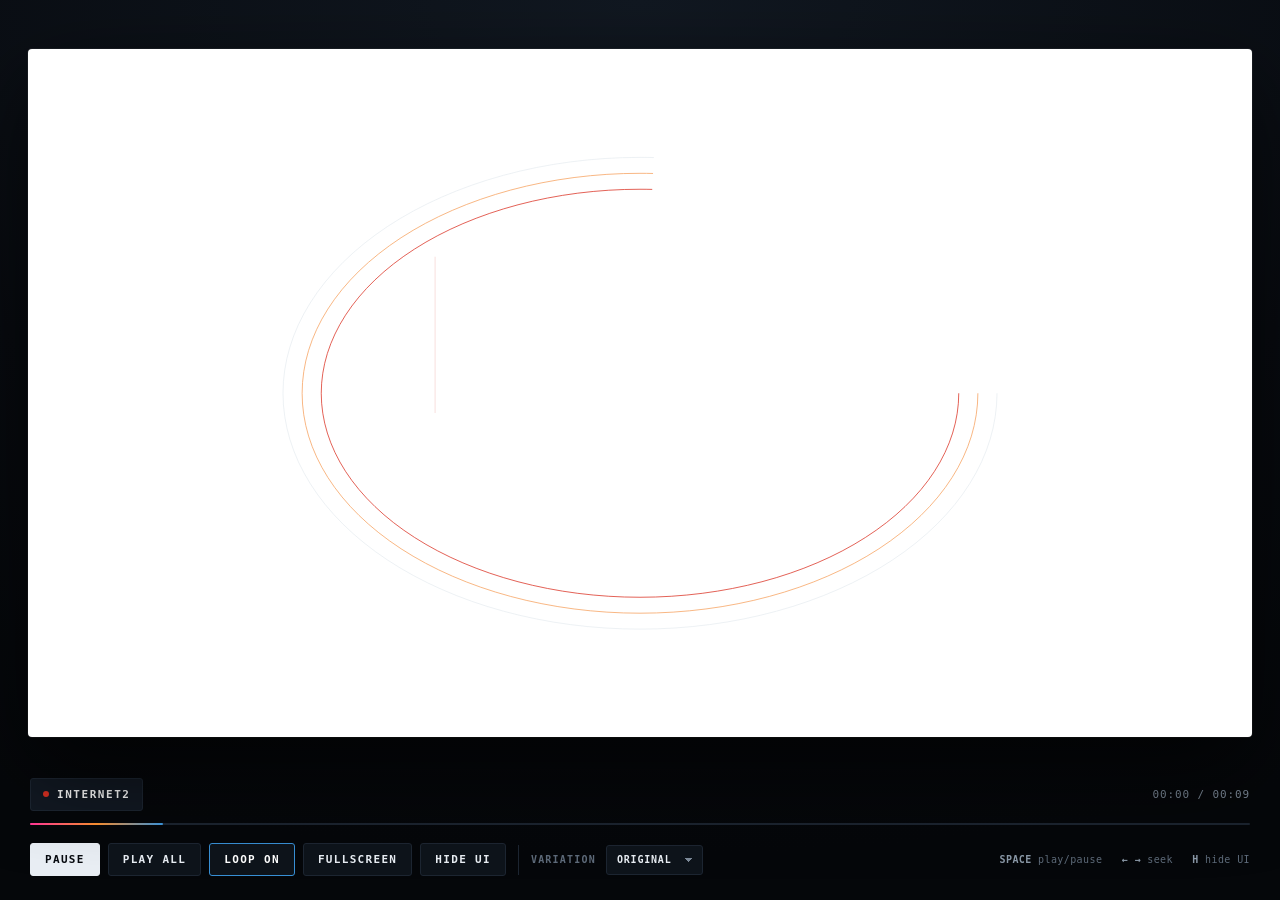
<file: logos/internet2.html>
<!doctype html>
<html lang="en">
<head>
<meta charset="utf-8">
<meta name="viewport" content="width=device-width, initial-scale=1">
<title>Internet2 — Logo Animation</title>
<style>
:root{
  --bg:#080B10;--panel:#0E141B;--line:#1D2632;--text:#E9EEF4;--muted:#7D8A99;
  --accent:#FF3694;--blue:#3890D6;--orange:#F48C2F;--green:#7AA154;
}
*{box-sizing:border-box}
html,body{height:100%}
body{
  margin:0;overflow:hidden;color:var(--text);
  background:radial-gradient(125% 95% at 50% 0%,#111821 0%,#080B10 55%,#05070A 100%);
  font-family:-apple-system,BlinkMacSystemFont,"Segoe UI",Inter,Roboto,Helvetica,Arial,sans-serif;
}
#shell{height:100%;display:flex;flex-direction:column;min-height:0}
#stage-wrap{flex:1;display:flex;align-items:center;justify-content:center;padding:26px 28px 18px;min-height:0}
#stage-frame{
  position:relative;width:min(100%,calc((100vh - 190px)*16/9));aspect-ratio:16/9;
  background:#fff;border-radius:4px;overflow:hidden;cursor:pointer;
  box-shadow:0 34px 90px rgba(0,0,0,.65),0 0 0 1px rgba(255,255,255,.06);
}
#stage{display:block;width:100%;height:100%;background:transparent;position:relative;z-index:1}
#ui{flex:0 0 auto;padding:0 30px 24px;width:100%;max-width:1600px;margin:0 auto}
#topline{display:flex;align-items:center;justify-content:space-between;gap:20px;margin-bottom:12px}
#chapters{display:flex;gap:6px;flex-wrap:wrap}
.chapter{
  appearance:none;border:1px solid transparent;background:transparent;color:var(--muted);
  font:600 11px/1 ui-monospace,SFMono-Regular,Menlo,monospace;letter-spacing:.14em;
  padding:10px 12px;border-radius:3px;cursor:pointer;transition:color .2s,border-color .2s,background .2s;
}
.chapter:hover{color:var(--text);border-color:var(--line)}
.chapter.active{color:#fff;border-color:var(--line);background:#121923}
.chapter .dot{display:inline-block;width:6px;height:6px;border-radius:50%;margin-right:8px;vertical-align:1px;background:currentColor;opacity:.5}
.chapter[data-act="0"].active .dot{background:var(--accent);opacity:1}
.chapter[data-act="1"].active .dot{background:var(--orange);opacity:1}
.chapter[data-act="2"].active .dot{background:var(--blue);opacity:1}
.chapter[data-act="3"].active .dot{background:#BF2027;opacity:1}
.chapter[data-act="4"].active .dot{background:#3FBECF;opacity:1}
.chapter[data-act="5"].active .dot{background:#F37421;opacity:1}
.chapter[data-act="6"].active .dot{background:#DB3123;opacity:1}
.chapter[data-act="7"].active .dot{background:#C69214;opacity:1}
#time{font:500 11px/1 ui-monospace,SFMono-Regular,Menlo,monospace;color:var(--muted);letter-spacing:.08em;white-space:nowrap}
#track{height:2px;background:#1A222D;border-radius:2px;cursor:pointer;position:relative;margin-bottom:18px}
#progress{position:absolute;left:0;top:0;height:100%;width:0;background:linear-gradient(90deg,var(--accent),var(--orange) 50%,var(--blue));border-radius:2px}
#track .tick{position:absolute;top:-3px;width:1px;height:8px;background:#2A3543}
#controls{display:flex;align-items:center;gap:8px;flex-wrap:wrap}
.btn{
  appearance:none;border:1px solid var(--line);background:var(--panel);color:var(--text);
  font:600 11px/1 ui-monospace,SFMono-Regular,Menlo,monospace;letter-spacing:.12em;
  padding:10px 14px;border-radius:3px;cursor:pointer;transition:background .2s,border-color .2s,color .2s;
}
.btn:hover{background:#151D27;border-color:#2A3543}
.btn.primary{background:#E9EEF4;color:#080B10;border-color:#E9EEF4}
.btn.primary:hover{background:#fff}
.btn[aria-pressed="true"]{border-color:var(--blue);color:#fff}
#styles{display:flex;align-items:center;gap:8px;border-left:1px solid var(--line);padding-left:12px;margin-left:4px}
#styles-label{font:600 10px/1 ui-monospace,SFMono-Regular,Menlo,monospace;color:#5E6B7A;letter-spacing:.12em;margin-right:2px}
#variation-select{
  appearance:none;border:1px solid var(--line);background-color:var(--panel);color:var(--text);
  font:600 10px/1 ui-monospace,SFMono-Regular,Menlo,monospace;letter-spacing:.08em;
  padding:9px 30px 9px 10px;border-radius:3px;cursor:pointer;
  background-image:linear-gradient(45deg,transparent 50%,#7D8A99 50%),linear-gradient(135deg,#7D8A99 50%,transparent 50%);
  background-position:calc(100% - 13px) 50%,calc(100% - 9px) 50%;
  background-size:4px 4px,4px 4px;background-repeat:no-repeat;
}
#variation-select:hover{border-color:#2A3543}
#hint{margin-left:auto;color:#5E6B7A;font:500 10px/1.4 ui-monospace,SFMono-Regular,Menlo,monospace;letter-spacing:.04em;text-align:right}
#hint b{color:#8B99A8;font-weight:600}
body.clean #ui{display:none}
body.clean #stage-wrap{padding:0}
body.clean #stage-frame{width:min(100vw,calc(100vh*16/9));max-height:100vh;border-radius:0;box-shadow:none}
#stage-frame:fullscreen{width:100vw;height:100vh;max-width:none;max-height:none;aspect-ratio:auto;border-radius:0;box-shadow:none;background:#fff;cursor:default}
#stage-frame:fullscreen #stage{width:100%;height:100%}
@media (max-width:720px){
  #stage-wrap{padding:12px 12px 8px}
  #ui{padding:0 14px 14px}
  #hint{display:none}
  .chapter{padding:9px 8px;letter-spacing:.08em}
  .btn{padding:9px 10px}
}
</style>
</head>
<body>
<div id="shell">
  <div id="stage-wrap">
    <div id="stage-frame">
      <svg id="stage" viewBox="0 0 1920 1080" preserveAspectRatio="xMidYMid meet" role="img" aria-label="Animated logo study for Internet2">
<defs>
          <clipPath id="esnet-word-clip" clipPathUnits="userSpaceOnUse">
            <rect id="esnet-word-clip-rect" x="741.8" y="388.2" width="0" height="303.6"/>
          </clipPath>
          <clipPath id="variation-iris" clipPathUnits="userSpaceOnUse"><circle id="variation-iris-circle" cx="960" cy="540" r="0"/></clipPath>
          <clipPath id="variation-scan" clipPathUnits="userSpaceOnUse"><rect id="variation-scan-rect" x="0" y="1080" width="1920" height="0"/></clipPath>
        </defs>
<g id="act-internet2">
<g id="i2-guides" opacity="0"></g>
<g id="i2-rings"></g>
<g id="internet2-place" transform="translate(550 227.8016) scale(0.8166463)">
<defs id="defs6"></defs>
  <g id="g8" inkscape:groupmode="layer" inkscape:label="ink_ext_XXXXXX" transform="matrix(1.3333333,0,0,-1.3333333,0,764.58667)">
    <g id="g10" transform="scale(0.1)">
      <path d="m 2700.95,1736.04 c 425.68,773.41 694.04,1405.8 868.36,1873.69 v 771.19 l 262.57,-0.1 c 1.18,3.27 2.52,7.15 3.46,10.26 565.45,1675.87 -1149.92,1651.65 -1791.28,652.07 -56.56,-88.31 -66.69,-166.67 -10.79,-227.57 42.35,-46.38 111.8,-46.38 142.74,-11.64 909.65,1023.72 1558.98,652.19 1381.5,-34.74 -109.38,-423.2 -286.2,-885.2 -489.39,-1340.96 61.97,0 117.32,0 117.32,0 V 3128.49 H 2930.29 C 2403.6,2013.36 1768.18,995.941 1635.75,756.109 1512.19,532.07 1827.18,0 1827.18,0 c 991.5,1569.96 2687.78,2580.53 4607.77,2948.76 l 92.23,111.23 C 4508.87,2876.44 3432.52,2291.15 2700.95,1736.04" style="fill:#db3123;fill-opacity:1;fill-rule:nonzero;stroke:none" id="i2-swoosh" opacity="0"><path id="i2-swoosh-ghost" d="m 2700.95,1736.04 c 425.68,773.41 694.04,1405.8 868.36,1873.69 v 771.19 l 262.57,-0.1 c 1.18,3.27 2.52,7.15 3.46,10.26 565.45,1675.87 -1149.92,1651.65 -1791.28,652.07 -56.56,-88.31 -66.69,-166.67 -10.79,-227.57 42.35,-46.38 111.8,-46.38 142.74,-11.64 909.65,1023.72 1558.98,652.19 1381.5,-34.74 -109.38,-423.2 -286.2,-885.2 -489.39,-1340.96 61.97,0 117.32,0 117.32,0 V 3128.49 H 2930.29 C 2403.6,2013.36 1768.18,995.941 1635.75,756.109 1512.19,532.07 1827.18,0 1827.18,0 c 991.5,1569.96 2687.78,2580.53 4607.77,2948.76 l 92.23,111.23 C 4508.87,2876.44 3432.52,2291.15 2700.95,1736.04" fill="none" stroke="#DB3123" stroke-width="20" stroke-linejoin="round" opacity="0"/><circle id="i2-pulse" r="30" fill="#DB3123" stroke="#FFFFFF" stroke-width="8" opacity="0"/></path>
      <path d="M 191.984,3198.23 V 4312.22 H 0 V 3198.23 h 191.984" style="fill:#231f20;fill-opacity:1;fill-rule:nonzero;stroke:none" id="i2-letter-0" class="i2-letter" opacity="0"></path>
      <path d="M 1125.79,4312.22 V 3716 L 916.363,4312.22 H 711.508 L 710.883,3198.23 H 892.59 v 615.3 l 216.73,-615.3 h 198.33 v 1113.99 h -181.86" style="fill:#231f20;fill-opacity:1;fill-rule:nonzero;stroke:none" id="i2-letter-1" class="i2-letter" opacity="0"></path>
      <path d="m 2255.19,4312.01 h -547.91 v -161.48 h 178.49 l -0.46,-952.62 h 191.82 v 952.62 h 178.06 v 161.48" style="fill:#231f20;fill-opacity:1;fill-rule:nonzero;stroke:none" id="i2-letter-2" class="i2-letter" opacity="0"></path>
      <path d="m 2859.38,3359 v 358.56 h 233.1 v 161.39 h -233.1 v 271.41 l 247.96,-0.17 v 161.62 h -439.15 l -0.68,-1114.1 h 448.7 V 3359 h -256.83" style="fill:#231f20;fill-opacity:1;fill-rule:nonzero;stroke:none" id="i2-letter-3" class="i2-letter" opacity="0"></path>
      <path d="M 5014.87,4312.22 V 3716 l -209.19,596.22 h -205.03 l -0.66,-1113.99 h 181.98 v 615.3 l 216.59,-615.3 h 198.43 v 1113.99 h -182.12" style="fill:#231f20;fill-opacity:1;fill-rule:nonzero;stroke:none" id="i2-letter-4" class="i2-letter" opacity="0"></path>
      <path d="m 3926.18,4132.82 c -11.69,11.73 -29.47,17.37 -54.37,17.37 h -40.75 V 3880.5 h 16.38 c 66.24,0 105.9,54.41 106.3,145.49 0,52.04 -9.62,88.88 -27.56,106.83 z m 250.48,-935.44 h -181.83 l -60.47,317.63 c -22.96,125.28 -40.58,201.32 -87.86,201.32 h -15.44 v -518.81 h -192.82 l 0.7,1114.12 h 252.69 c 80.25,0 139.79,-20.69 182.12,-63.01 48.03,-48.05 71.36,-121.24 71.36,-223.34 0,-134.06 -45.78,-202.73 -98.24,-240.92 52.8,-57.77 65.67,-150.26 76.6,-228.64 l 53.19,-358.35" style="fill:#231f20;fill-opacity:1;fill-rule:nonzero;stroke:none" id="i2-letter-5" class="i2-letter" opacity="0"></path>
      <path d="m 5881.27,3359 v 358.56 h 232.93 v 161.39 h -232.93 v 271.41 l 247.75,-0.17 v 161.62 h -439.08 l -0.67,-1114.1 h 448.76 V 3359 h -256.76" style="fill:#231f20;fill-opacity:1;fill-rule:nonzero;stroke:none" id="i2-letter-6" class="i2-letter" opacity="0"></path>
      <path d="m 7070.43,4312.01 h -548.09 v -161.48 h 178.72 l -0.44,-952.62 h 191.86 l -0.56,952.62 h 178.51 v 161.48" style="fill:#231f20;fill-opacity:1;fill-rule:nonzero;stroke:none" id="i2-letter-7" class="i2-letter" opacity="0"></path>
      <path d="m 7290.77,3420.88 h 26.19 c 30.14,0 55.44,10.95 55.44,39.16 0,20.02 -14.37,40.02 -55.44,40.02 -11.8,0 -19.9,-0.92 -26.19,-1.8 z m 0,-126.32 h -36.47 v 228.23 c 19.14,2.69 37.25,5.43 64.58,5.43 34.55,0 57.36,-7.25 70.87,-17.27 13.7,-9.95 21.04,-25.51 21.04,-47.26 0,-30.03 -20.04,-48.25 -44.57,-55.5 v -1.8 c 19.93,-3.75 33.64,-21.8 38.25,-55.49 5.18,-35.53 10.78,-49.13 14.28,-56.34 h -38.11 c -5.51,7.21 -10.92,28.19 -15.43,58.17 -5.4,29.02 -19.88,39.91 -49.13,39.91 h -25.31 z m 38.11,291.86 c -89.96,0 -163.77,-77.33 -163.77,-172.85 0,-97.25 73.81,-173.56 164.78,-173.56 90.77,-1.01 163.66,76.31 163.66,172.7 0,96.38 -72.89,173.71 -163.66,173.71 z m 1.01,31.82 c 111.81,0 200.88,-90.94 200.88,-204.67 0,-115.46 -89.07,-205.5 -201.89,-205.5 -111.9,0 -202.89,90.04 -202.89,205.5 0,113.73 90.99,204.67 202.89,204.67 h 1.01" style="fill:#231f20;fill-opacity:1;fill-rule:nonzero;stroke:none" id="i2-letter-8" class="i2-letter" opacity="0"></path>
    </g>
  </g>
<line id="i2-scan" x1="0" y1="120" x2="0" y2="420" stroke="#DB3123" stroke-width="2.4" opacity="0"/>
</g>
        </g>
<g id="variation-overlay" opacity="0">
          <line id="variation-scan-glow" x1="0" y1="0" x2="1920" y2="0" stroke="#5EB2D7" stroke-width="18" opacity="0.22"/>
          <line id="variation-scan-line" x1="0" y1="0" x2="1920" y2="0" stroke="#E9FBFF" stroke-width="2.4" opacity="0.95"/>
        </g>
</svg>
    </div>
  </div>
  <div id="ui">
    <div id="topline">
      <div id="chapters">
        <button class="chapter" data-act="6"><span class="dot"></span>INTERNET2</button>
      </div>
      <div id="time">00:00 / 00:09</div>
    </div>
    <div id="track"><div id="progress"></div></div>
    <div id="controls">
      <button class="btn primary" id="play">PAUSE</button>
      <button class="btn" id="playall">PLAY ALL</button>
      <button class="btn" id="loop" aria-pressed="true">LOOP ON</button>
      <button class="btn" id="fullscreen">FULLSCREEN</button>
      <button class="btn" id="clean">HIDE UI</button>
      <div id="styles" role="group" aria-label="Logo variation">
        <label id="styles-label" for="variation-select">VARIATION</label>
        <select id="variation-select"></select>
      </div>
      <div id="hint"><b>SPACE</b> play/pause &nbsp; <b>← →</b> seek &nbsp; <b>H</b> hide UI</div>
    </div>
  </div>
</div>
<script>
const NS="http://www.w3.org/2000/svg";
const stage=document.getElementById("stage");
const clamp=(v,a=0,b=1)=>Math.max(a,Math.min(b,v));
const lerp=(a,b,t)=>a+(b-a)*t;
const smooth=t=>{t=clamp(t);return t*t*(3-2*t)};
const easeOut=t=>1-Math.pow(1-clamp(t),3);
const easeInOut=t=>{t=clamp(t);return t<.5?4*t*t*t:1-Math.pow(-2*t+2,3)/2};
const easeOutBack=t=>{t=clamp(t);const c=1.45;return 1+(c+1)*Math.pow(t-1,3)+c*Math.pow(t-1,2)};
const phase=(u,a,b)=>clamp((u-a)/(b-a));
const ellipseLen=(rx,ry)=>Math.PI*(3*(rx+ry)-Math.sqrt((3*rx+ry)*(rx+3*ry)));
const el=(tag,attrs={},parent)=>{const e=document.createElementNS(NS,tag);for(const[k,v]of Object.entries(attrs))e.setAttribute(k,v);if(parent)parent.appendChild(e);return e};
const setOp=(e,v)=>e.setAttribute("opacity",clamp(v).toFixed(4));
const setFillOp=(e,v)=>e.setAttribute("fill-opacity",clamp(v).toFixed(4));
const setDash=(e,L,p)=>{e.style.strokeDasharray=String(L);e.style.strokeDashoffset=String(L*(1-clamp(p)))};
const setTransform=(e,x=0,y=0,sx=1,sy=1,rot=0,cx=0,cy=0)=>{
  e.setAttribute("transform",`translate(${x.toFixed(3)} ${y.toFixed(3)}) translate(${cx.toFixed(3)} ${cy.toFixed(3)}) rotate(${rot.toFixed(3)}) scale(${sx.toFixed(4)} ${sy.toFixed(4)}) translate(${(-cx).toFixed(3)} ${(-cy).toFixed(3)})`);
};
const scinet={};
const sc26={};
const esnet={};
const ESNET_STYLE_NAMES=["TRACE","PRINT","BLUEPRINT","ORBIT","TYPE","REGISTER","CONSTELLATION","IRIS","SPIN","SLICE"];
const VARIATION_NAMES={
  scinet:["ORIGINAL","APERTURE","KINETIC","SCANLINE"],
  sc26:["ORIGINAL","APERTURE","KINETIC","SCANLINE"],
  esnet:ESNET_STYLE_NAMES,
  inmon:["ORIGINAL","APERTURE","KINETIC","SCANLINE"],
  nrp:["ORIGINAL","APERTURE","KINETIC","SCANLINE"],
  caltech:["ORIGINAL","APERTURE","KINETIC","SCANLINE"],
  internet2:["ORIGINAL","APERTURE","KINETIC","SCANLINE"],
  sdsc:["ORIGINAL","APERTURE","KINETIC","SCANLINE"]
};
const variationByAct={scinet:0,sc26:0,esnet:0,inmon:0,nrp:0,caltech:0,internet2:0,sdsc:0};
const variation={};
let variationActIndex=-1;
let esnetStyle=0;
const ESNET_VARIANT=(location.hash.match(/[?&#]v=([a-z]+)/)||[])[1]||"scinet";
function setupScinet(){
  const svg=document.getElementById("scinet-svg");
  scinet.netGroup=document.getElementById("scinet-net-paths");
  scinet.netPaths=[...document.querySelectorAll("#scinet-net-paths .net-path")];
  scinet.nodeGroup=document.getElementById("scinet-nodes");
  scinet.pulseGroup=document.getElementById("scinet-pulses");
  scinet.ring1=document.getElementById("scinet-ring-1");
  scinet.ring2=document.getElementById("scinet-ring-2");
  scinet.black=svg.querySelector("path:not([class])");
  scinet.blue=[...svg.querySelectorAll(".cls-1")];
  scinet.star=svg.querySelector("polygon.cls-2");
  scinet.ghosts=[];
  const parts=[scinet.black,...scinet.blue,scinet.star];
  for(const source of parts){
    let ghost;
    if(source.tagName.toLowerCase()==="rect"){
      const x=source.getAttribute("x"),y=source.getAttribute("y"),w=source.getAttribute("width"),h=source.getAttribute("height");
      ghost=el("path",{d:`M${x},${y}h${w}v${h}h-${w}z`});
    }else{
      ghost=source.cloneNode(false);
      ghost.removeAttribute("class");
    }
    const color=getComputedStyle(source).fill;
    ghost.setAttribute("fill","none");
    ghost.setAttribute("stroke",color);
    ghost.setAttribute("stroke-width","0.32");
    ghost.setAttribute("stroke-linecap","round");
    ghost.setAttribute("stroke-linejoin","round");
    ghost.setAttribute("opacity","0");
    source.parentNode.insertBefore(ghost,source.nextSibling);
    const L=ghost.getTotalLength?ghost.getTotalLength():100;
    scinet.ghosts.push({el:ghost,L,source,isStar:source===scinet.star,isBlue:scinet.blue.includes(source)});
  }
  for(const e of [scinet.black,...scinet.blue,scinet.star])setFillOp(e,0);
  scinet.net=scinet.netPaths.map((p,i)=>({el:p,L:p.getTotalLength(),offset:(i*0.137)%1,speed:0.8+(i%3)*0.12}));
  scinet.nodes=[[949,453,0.00],[760,630,0.05],[820,670,0.10],[1080,470,0.08],[1240,620,0.12],[1120,660,0.15],[700,520,0.18]].map(([x,y,delay])=>{
    const c=el("circle",{cx:x,cy:y,r:4,fill:"#ffffff",stroke:"#3890d6","stroke-width":2.2,opacity:0},scinet.nodeGroup);
    return {el:c,x,y,delay};
  });
  scinet.pulses=[];
  scinet.net.forEach((n,i)=>{
    for(let k=0;k<2;k++){
      const c=el("circle",{r:k===0?3.2:2.4,fill:k===0?"#ff3694":"#3890d6",opacity:0},scinet.pulseGroup);
      scinet.pulses.push({el:c,path:n.el,L:n.L,offset:(i*0.19+k*0.53)%1,speed:0.9+(i%4)*0.1});
    }
  });
}
function renderScinet(u){
  const netOp=Math.max(smooth(phase(u,0.06,0.30))*(1-smooth(phase(u,0.34,0.40))),smooth(phase(u,0.62,0.72))*(1-smooth(phase(u,0.88,0.94))));
  setOp(scinet.netGroup,netOp*0.85);
  const drawP=u<0.5?phase(u,0.06,0.28):1-phase(u,0.78,0.92);
  for(const n of scinet.net)setDash(n.el,n.L,drawP);
  const pulseA=smooth(phase(u,0.06,0.12))*(1-smooth(phase(u,0.34,0.40)))+smooth(phase(u,0.64,0.70))*(1-smooth(phase(u,0.88,0.94)));
  for(const p of scinet.pulses){
    const t=(u*p.speed+p.offset)%1;
    const pt=p.path.getPointAtLength(t*p.L);
    p.el.setAttribute("cx",pt.x.toFixed(2));
    p.el.setAttribute("cy",pt.y.toFixed(2));
    setOp(p.el,pulseA*(0.25+0.75*Math.sin(t*Math.PI)));
  }
  for(const n of scinet.nodes){
    const p=phase(u,0.10+n.delay,0.22+n.delay);
    n.el.setAttribute("r",(4*easeOutBack(p)).toFixed(2));
    setOp(n.el,p*(1-smooth(phase(u,0.34,0.40)))+smooth(phase(u,0.64,0.70))*(1-smooth(phase(u,0.86,0.92))));
  }
  const convP=easeOut(phase(u,0.08,0.30));
  const convRev=smooth(phase(u,0.62,0.72))*(1-smooth(phase(u,0.82,0.90)));
  const convOp=Math.max(smooth(phase(u,0.08,0.14))*(1-smooth(phase(u,0.26,0.34)))*0.42,convRev*0.40);
  scinet.ring1.setAttribute("r",(320-250*convP+180*convRev).toFixed(1));
  scinet.ring2.setAttribute("r",(280-210*convP+150*convRev).toFixed(1));
  setOp(scinet.ring1,convOp);
  setOp(scinet.ring2,convOp*0.8);
  const ghostP=u<0.5?phase(u,0.26,0.40):1-phase(u,0.70,0.88);
  const ghostOp=smooth(phase(u,0.24,0.30))*(1-smooth(phase(u,0.38,0.42)))+smooth(phase(u,0.58,0.62))*(1-smooth(phase(u,0.84,0.90)));
  const starGhostOp=smooth(phase(u,0.10,0.16))*(1-smooth(phase(u,0.22,0.30)))+smooth(phase(u,0.60,0.66))*(1-smooth(phase(u,0.80,0.88)));
  for(const g of scinet.ghosts){
    setDash(g.el,g.L,ghostP);
    setOp(g.el,g.isStar?starGhostOp:ghostOp);
  }
  const fillOp=Math.min(smooth(phase(u,0.36,0.42)),1-smooth(phase(u,0.58,0.64)));
  for(const e of [scinet.black,...scinet.blue])setFillOp(e,fillOp);
  const starOp=smooth(phase(u,0.10,0.18))*(1-smooth(phase(u,0.62,0.72)));
  setFillOp(scinet.star,starOp);
  const starIn=smooth(phase(u,0.12,0.26));
  const starOut=smooth(phase(u,0.60,0.78));
  const starS=(0.2+0.8*easeOutBack(starIn))*(1+0.6*starOut);
  const starRot=lerp(-35,0,easeOut(starIn))+starOut*60;
  const starY=-6*starOut;
  const starT={x:0,y:starY,sx:starS,sy:starS,rot:starRot,cx:59.5,cy:6.3};
  setTransform(scinet.star,starT.x,starT.y,starT.sx,starT.sy,starT.rot,starT.cx,starT.cy);
  const split=smooth(phase(u,0.64,0.86));
  const scShift=-3.5*split;
  const inetShift=3.5*split;
  for(const g of scinet.ghosts){
    if(g.isStar){
      setTransform(g.el,starT.x,starT.y,starT.sx,starT.sy,starT.rot,starT.cx,starT.cy);
    }else if(g.isBlue){
      setTransform(g.el,inetShift,-0.5*split);
    }else{
      setTransform(g.el,scShift,0);
    }
  }
  setTransform(scinet.black,scShift,0);
  for(const e of scinet.blue)setTransform(e,inetShift,-0.5*split);
  const assemble=smooth(phase(u,0.30,0.40));
  const reverse=smooth(phase(u,0.60,0.72));
  const logoY=lerp(12,0,easeOut(assemble))-26*reverse;
  const logoScale=lerp(1.045,1,easeOut(assemble))*(1+0.02*reverse);
  document.getElementById("scinet-logo").setAttribute("transform",`translate(480 ${(403.7+logoY).toFixed(2)})`);
  document.getElementById("scinet-scale").setAttribute("transform",`scale(${(7.8785*logoScale).toFixed(4)})`);
  setOp(document.getElementById("scinet-logo"),1-smooth(phase(u,0.80,0.92)));
}
function setupSC26(){
  const svg=document.getElementById("sc26-svg");
  const all=[...svg.querySelectorAll("path, polygon")];
  sc26.word=all.filter(e=>e.classList.contains("cls-1"));
  sc26.hpc=all.filter(e=>e.classList.contains("cls-5")&&e.tagName.toLowerCase()==="path");
  sc26.magentaStar=all.find(e=>e.classList.contains("cls-5")&&e.tagName.toLowerCase()==="polygon");
  sc26.river=all.find(e=>e.classList.contains("cls-2")&&e.tagName.toLowerCase()==="path");
  sc26.blueStars=all.filter(e=>e.classList.contains("cls-2")&&e.tagName.toLowerCase()==="polygon");
  sc26.green=all.filter(e=>e.classList.contains("cls-4"));
  sc26.orange=all.find(e=>e.classList.contains("cls-3"));
  sc26.elements=all;
  for(const e of all){e._bbox=e.getBBox();e.setAttribute("opacity","0")}
  sc26.starCenters=[sc26.magentaStar,...sc26.blueStars].map(e=>{
    const b=e._bbox;
    return {x:500+(b.x+b.width/2)*5.2458,y:350.5+(b.y+b.height/2)*5.2458};
  });
  sc26.linksGroup=document.getElementById("sc26-star-links");
  sc26.links=[];
  for(const[a,b]of [[0,1],[0,2],[0,3],[1,2],[2,3]]){
    const A=sc26.starCenters[a],B=sc26.starCenters[b];
    const path=el("path",{d:`M${A.x.toFixed(2)} ${A.y.toFixed(2)} L${B.x.toFixed(2)} ${B.y.toFixed(2)}`,stroke:a===0?"#ff3694":"#3890d6","stroke-width":1.4,opacity:0},sc26.linksGroup);
    const L=path.getTotalLength();
    path.style.strokeDasharray=String(L);
    path.style.strokeDashoffset=String(L);
    sc26.links.push({el:path,L});
  }
  sc26.parallelGroup=document.getElementById("sc26-parallel");
  sc26.parallel=[];
  const bars=[
    {y:548,x:690,len:240,c:"#7aa154"},{y:566,x:720,len:300,c:"#f48c2f"},
    {y:584,x:670,len:210,c:"#3890d6"},{y:602,x:740,len:280,c:"#7aa154"},
    {y:620,x:700,len:260,c:"#f48c2f"},{y:638,x:660,len:190,c:"#3890d6"},
    {y:656,x:730,len:300,c:"#7aa154"},{y:674,x:680,len:220,c:"#f48c2f"}
  ];
  for(const b of bars)sc26.parallel.push({el:el("line",{x1:b.x,y1:b.y,x2:b.x,y2:b.y,stroke:b.c,"stroke-width":3,opacity:0},sc26.parallelGroup),...b});
  sc26.gridGroup=document.getElementById("sc26-grid");
  sc26.grid=[];
  const xs=[500,560,620,680,760,820,880,960,1040,1120,1200,1300,1400,1440];
  for(const x of xs)sc26.grid.push({el:el("line",{x1:x,y1:790,x2:x,y2:790,stroke:"#E1E7EE","stroke-width":1,opacity:0},sc26.gridGroup),x,len:470});
  for(const y of [760,715])sc26.grid.push({el:el("line",{x1:470,y1:y,x2:470,y2:y,stroke:"#DCE3EA","stroke-width":1,opacity:0},sc26.gridGroup),y,len:500});
  sc26.flowGroup=document.getElementById("sc26-flow");
  sc26.flow=[];
  const flowDefs=[
    {x:760,y:610,len:160,c:"#7aa154"},{x:820,y:640,len:220,c:"#f48c2f"},
    {x:780,y:670,len:180,c:"#3890d6"},{x:900,y:600,len:140,c:"#7aa154"},
    {x:980,y:635,len:200,c:"#3890d6"},{x:1040,y:665,len:150,c:"#f48c2f"},
    {x:620,y:700,len:120,c:"#3890d6"},{x:1120,y:690,len:160,c:"#7aa154"}
  ];
  for(const f of flowDefs)sc26.flow.push({el:el("line",{x1:f.x,y1:f.y,x2:f.x,y2:f.y,stroke:f.c,"stroke-width":2.2,"stroke-linecap":"round",opacity:0},sc26.flowGroup),...f});
}
function renderSC26(u){
  const gridOp=smooth(phase(u,0.06,0.14))*(1-smooth(phase(u,0.30,0.38)))+smooth(phase(u,0.60,0.68))*(1-smooth(phase(u,0.86,0.92)));
  setOp(sc26.gridGroup,gridOp*0.9);
  const gridDraw=u<0.5?phase(u,0.06,0.28):1-phase(u,0.80,0.92);
  for(const g of sc26.grid){
    if(g.x!==undefined)g.el.setAttribute("y2",(790-g.len*gridDraw).toFixed(2));
    else g.el.setAttribute("x2",(470+g.len*gridDraw).toFixed(2));
  }
  const rise=[[sc26.orange,0.10,0.26],[sc26.green[0],0.13,0.29],[sc26.green[1],0.16,0.32],[sc26.river,0.12,0.30]];
  for(const[e,a,b]of rise){
    const p=easeOutBack(phase(u,a,b));
    const q=smooth(phase(u,0.64,0.82));
    const bb=e._bbox;
    const yOff=(1-p)*14+q*10;
    const sy=lerp(0.2,1,p)*(1-0.15*q);
    const sx=1+0.05*q;
    setTransform(e,0,yOff,sx,sy,0,bb.x+bb.width/2,bb.y+bb.height);
    setOp(e,smooth(phase(u,a-0.03,b)));
  }
  const stars=[sc26.magentaStar,...sc26.blueStars];
  stars.forEach((e,i)=>{
    const p=easeOutBack(phase(u,0.12+i*0.02,0.26+i*0.02));
    const q=smooth(phase(u,0.62+i*0.01,0.78+i*0.01));
    const bb=e._bbox;
    const cx=bb.x+bb.width/2,cy=bb.y+bb.height/2;
    const s=lerp(0.1,1,p)*(1+0.6*q);
    const rot=(i%2?-1:1)*25*q;
    setTransform(e,0,-2*q,s,s,rot,cx,cy);
    setOp(e,smooth(phase(u,0.10+i*0.02,0.18+i*0.02)));
  });
  sc26.word.forEach((e,i)=>{
    const p=easeOutBack(phase(u,0.24+i*0.03,0.34+i*0.03));
    const q=smooth(phase(u,0.60,0.74));
    const bb=e._bbox;
    setTransform(e,0,(1-p)*8-q*6,1+q*0.04,lerp(0.4,1,p),0,bb.x+bb.width/2,bb.y+bb.height);
    setOp(e,smooth(phase(u,0.22+i*0.03,0.30+i*0.03)));
  });
  sc26.hpc.forEach((e,i)=>{
    const p=easeOut(phase(u,0.25+i*0.0032,0.33+i*0.0032));
    const q=smooth(phase(u,0.60,0.76));
    const bb=e._bbox;
    const dx=q*(i%2?2:-2);
    const dy=(1-p)*4-q*3;
    setTransform(e,dx,dy,1+q*0.06,lerp(0.5,1,p),0,bb.x+bb.width/2,bb.y+bb.height);
    setOp(e,smooth(phase(u,0.23+i*0.0032,0.31+i*0.0032)));
  });
  const flowOp=smooth(phase(u,0.64,0.72))*(1-smooth(phase(u,0.86,0.94)));
  setOp(sc26.flowGroup,flowOp);
  sc26.flow.forEach((f,i)=>{
    const p=smooth(phase(u,0.66+i*0.01,0.78+i*0.01));
    f.el.setAttribute("x2",(f.x+f.len*p).toFixed(2));
    f.el.setAttribute("opacity",(0.7*flowOp).toFixed(3));
  });
  const parOp=smooth(phase(u,0.64,0.72))*(1-smooth(phase(u,0.86,0.94)));
  setOp(sc26.parallelGroup,parOp*0.8);
  sc26.parallel.forEach((b,i)=>{
    const p=smooth(phase(u,0.66+i*0.008,0.78+i*0.008));
    b.el.setAttribute("x2",(b.x+b.len*p).toFixed(2));
    b.el.setAttribute("opacity",(0.85*parOp).toFixed(3));
  });
  setOp(sc26.linksGroup,parOp);
  sc26.links.forEach((l,i)=>{
    const p=smooth(phase(u,0.66+i*0.01,0.80+i*0.01));
    l.el.style.strokeDashoffset=String(l.L*(1-p));
    l.el.setAttribute("opacity",(0.7*parOp).toFixed(3));
  });
  const assemble=smooth(phase(u,0.30,0.40));
  const reverse=smooth(phase(u,0.60,0.72));
  const logoY=lerp(10,0,easeOut(assemble))-20*reverse;
  const logoScale=lerp(1.04,1,easeOut(assemble))*(1+0.02*reverse);
  document.getElementById("sc26-logo").setAttribute("transform",`translate(500 ${(350.5+logoY).toFixed(2)})`);
  document.getElementById("sc26-scale").setAttribute("transform",`scale(${(5.2458*logoScale).toFixed(4)})`);
  setOp(document.getElementById("sc26-logo"),1-smooth(phase(u,0.82,0.94)));
}
function setupESnet(){
  esnet.center={x:551.6,y:540};
  esnet.grayWrap=document.getElementById("esnet-gray-wrap");
  esnet.gray=document.getElementById("esnet-gray");
  esnet.blue=document.getElementById("esnet-blue");
  esnet.light=document.getElementById("esnet-light");
  esnet.white=document.getElementById("esnet-white");
  esnet.blueGhost=document.getElementById("esnet-blue-ghost");
  esnet.lightGhost=document.getElementById("esnet-light-ghost");
  esnet.wordRect=document.getElementById("esnet-word-rect");
  esnet.netGroup=document.getElementById("esnet-net");
  esnet.netPaths=[...document.querySelectorAll("#esnet-net .esnet-net-path")];
  esnet.netLens=esnet.netPaths.map(p=>p.getTotalLength());
  esnet.blueGhostLen=esnet.blueGhost.getTotalLength();
  esnet.lightGhostLen=esnet.lightGhost.getTotalLength();
  esnet.gray.setAttribute("opacity","1");
  esnet.blueGroup=document.getElementById("esnet-blue-group");
  esnet.globeRect=document.getElementById("esnet-globe-rect");
  esnet.wipeRect=document.getElementById("esnet-blue-wipe-rect");
  esnet.radialCircle=document.getElementById("esnet-blue-radial-circle");
  esnet.scanLine=document.getElementById("esnet-wipe-scan");
  esnet.gridGroup=document.getElementById("esnet-grid");
  esnet.grid=[];
  for(let i=0;i<9;i++){const x=430+i*32;esnet.grid.push({el:el("line",{x1:x,y1:380,x2:x,y2:700,stroke:"#DCE3EA","stroke-width":0.8},esnet.gridGroup),kind:"v",L:320})}
  for(let j=0;j<11;j++){const y=390+j*30;esnet.grid.push({el:el("line",{x1:390,y1:y,x2:710,y2:y,stroke:"#DCE3EA","stroke-width":0.8},esnet.gridGroup),kind:"h",L:320})}
  esnet.orbitsGroup=document.getElementById("esnet-orbits");
  esnet.orbitsGroup.setAttribute("transform","translate(551.6 540)");
  esnet.orbits=[];
  for(const d of [{rx:220,ry:100,ang:-25},{rx:260,ry:120,ang:30},{rx:300,ry:80,ang:70}]){
    const e=el("ellipse",{cx:0,cy:0,rx:d.rx,ry:d.ry,fill:"none",stroke:"#3890d6","stroke-width":1.2,transform:`rotate(${d.ang})`},esnet.orbitsGroup);
    const L=Math.PI*(3*(d.rx+d.ry)-Math.sqrt((3*d.rx+d.ry)*(d.rx+3*d.ry)));
    e.style.strokeDasharray=String(L);e.style.strokeDashoffset=String(L);
    esnet.orbits.push({el:e,...d,L});
  }
  esnet.lastGray=0;esnet.lastNet=0;esnet.lastBlue=0;esnet.lastLight=0;esnet.lastWord=0;
  esnet.sparklesGroup=document.getElementById("esnet-sparkles");
  esnet.sparkles=[];
  const starD="M0 -12 C2 -3 3 -2 12 0 C3 2 2 3 0 12 C-2 3 -3 2 -12 0 C-3 -2 -2 -3 0 -12 Z";
  const positions=[[356,360],[704,382],[760,566],[666,704],[470,724],[330,562]];
  for(let i=0;i<positions.length;i++){
    const [x,y]=positions[i];
    const g=el("g",{},esnet.sparklesGroup);
    el("path",{d:starD,fill:i%2?"#5EB2D7":"#ffffff",opacity:1},g);
    g.setAttribute("transform",`translate(${x} ${y})`);
    setOp(g,0);
    esnet.sparkles.push({el:g,x,y,phase:i/positions.length});
  }
  esnet.weave=[];
  const weavePos=[[598.2,485.9],[470.9,555.7],[655.7,606.8]];
  for(let i=0;i<weavePos.length;i++){
    const [x,y]=weavePos[i];
    const g=el("g",{},esnet.sparklesGroup);
    el("path",{d:starD,fill:i===1?"#ffffff":"#5EB2D7",opacity:1},g);
    g.setAttribute("transform",`translate(${x} ${y})`);
    setOp(g,0);
    esnet.weave.push({el:g,x,y});
  }
  esnet.pulses=[];
  for(let i=0;i<4;i++){
    const c=el("circle",{r:3.2,fill:i%2?"#ffffff":"#5EB2D7",stroke:i%2?"#5EB2D7":"#ffffff","stroke-width":1.5,opacity:0},esnet.sparklesGroup);
    esnet.pulses.push({el:c,theta:i*Math.PI/2,radius:190+(i%2)*22,speed:0.55+(i%3)*0.12});
  }
  esnet.motion=document.getElementById("esnet-motion");
  esnet.official=document.getElementById("esnet-official");
  esnet.platesGroup=document.getElementById("esnet-plates");
  esnet.slicesGroup=document.getElementById("esnet-slices");
  esnet.sliceGuide=document.getElementById("esnet-slice-guide");
  esnet.plateInners=[...document.querySelectorAll(".esnet-plate-inner")];
  esnet.sliceInners=[...document.querySelectorAll(".esnet-slice-inner")];
  esnet.constGroup=document.getElementById("esnet-constellation");
  esnet.irisGroup=document.getElementById("esnet-iris-guide");
  esnet.irisCircle=document.getElementById("esnet-iris-circle");
  esnet.spinGroup=document.getElementById("esnet-spin-guide");
  esnet.registerGroup=document.getElementById("esnet-register");
  esnet.constNodes=[];esnet.constLinks=[];
  const addConstellation=(path,count,size,color,phaseOffset,chordStep)=>{
    const L=path.getTotalLength();
    const pts=[];
    for(let i=0;i<count;i++){
      const p=path.getPointAtLength(L*((i+0.5)/count));
      pts.push({x:400+p.x*0.75727,y:388.2+p.y*0.75727});
    }
    const addLink=(a,b,width,opacity,delay)=>{
      const len=Math.hypot(b.x-a.x,b.y-a.y);
      const line=el("line",{x1:a.x,y1:a.y,x2:b.x,y2:b.y,stroke:color,"stroke-width":width,"stroke-linecap":"round"},esnet.constGroup);
      line.style.strokeDasharray=String(len);
      line.style.strokeDashoffset=String(len);
      esnet.constLinks.push({el:line,L:len,delay,opacity});
    };
    for(let i=0;i<pts.length-1;i++){
      addLink(pts[i],pts[i+1],2.2,0.92,i/Math.max(1,pts.length-1)*0.06);
    }
    for(let i=0;i<pts.length-chordStep;i+=2){
      addLink(pts[i],pts[i+chordStep],1.3,0.38,0.04+i/Math.max(1,pts.length-1)*0.04);
    }
    for(let i=0;i<pts.length;i++){
      const angle=i*2.399963+phaseOffset;
      const rad=300+((i*97)%240);
      const start={x:960+Math.cos(angle)*rad*1.15,y:540+Math.sin(angle)*rad*0.7};
      const halo=el("circle",{cx:start.x,cy:start.y,r:size*2.8,fill:color,stroke:"none"},esnet.constGroup);
      const c=el("circle",{cx:start.x,cy:start.y,r:size,fill:"#ffffff",stroke:color,"stroke-width":1.4},esnet.constGroup);
      esnet.constNodes.push({el:c,halo,start,target:pts[i],delay:i/Math.max(1,pts.length-1)*0.06});
    }
  };
  addConstellation(esnet.blue,44,3.4,"#3890d6",0.2,5);
  addConstellation(esnet.light,20,2.8,"#62CAF5",1.1,4);
  const regColor="#FF3694";
  for(const [x,y] of [[376,364],[1544,364],[376,716],[1544,716],[960,540]]){
    const d=`M${x-14} ${y}H${x-5}M${x+5} ${y}H${x+14}M${x} ${y-14}V${y-5}M${x} ${y+5}V${y+14}`;
    el("path",{d,fill:"none",stroke:regColor,"stroke-width":1.3,"stroke-linecap":"round"},esnet.registerGroup);
  }
  el("rect",{x:376,y:364,width:1168,height:352,fill:"none",stroke:regColor,"stroke-width":0.8,"stroke-dasharray":"4 8",opacity:0.7},esnet.registerGroup);
  esnet.irisRings=[];
  for(const [r,color,width] of [[210,"#3890d6",1.1],[280,"#5EB2D7",0.9],[360,"#62CAF5",0.7]]){
    const c=el("circle",{cx:960,cy:540,r:0,fill:"none",stroke:color,"stroke-width":width,"stroke-dasharray":"3 10",opacity:0.8},esnet.irisGroup);
    esnet.irisRings.push({el:c,r});
  }
  esnet.irisTicks=el("g",{},esnet.irisGroup);
  for(let i=0;i<24;i++){
    const a=i*Math.PI/12;
    el("line",{x1:960+Math.cos(a)*392,y1:540+Math.sin(a)*392,x2:960+Math.cos(a)*416,y2:540+Math.sin(a)*416,stroke:"#3890d6","stroke-width":1,opacity:0.6},esnet.irisTicks);
  }
  for(const [r,color,width] of [[250,"#3890d6",0.9],[320,"#5EB2D7",0.8],[390,"#62CAF5",0.7]]){
    el("circle",{cx:960,cy:540,r,fill:"none",stroke:color,"stroke-width":width,"stroke-dasharray":"2 12",opacity:0.7},esnet.spinGroup);
  }
  esnet.spinSpokes=el("g",{},esnet.spinGroup);
  for(let i=0;i<12;i++){
    const a=i*Math.PI/6;
    el("line",{x1:960+Math.cos(a)*300,y1:540+Math.sin(a)*300,x2:960+Math.cos(a)*370,y2:540+Math.sin(a)*370,stroke:"#5EB2D7","stroke-width":1,opacity:0.5},esnet.spinSpokes);
  }
  for(let i=1;i<16;i++){
    const y=388.2+(303.6/16)*i;
    el("line",{x1:400,y1:y,x2:1520,y2:y,stroke:"#62CAF5","stroke-width":0.8,opacity:0.55},esnet.sliceGuide);
  }
}
function resetEsnetDecor(){
  esnet.motion.removeAttribute("transform");
  esnet.motion.removeAttribute("clip-path");
  esnet.irisCircle.setAttribute("r",0);
  setOp(esnet.official,1);
  setOp(esnet.platesGroup,0);
  setOp(esnet.slicesGroup,0);
  setOp(esnet.sliceGuide,0);
  setOp(esnet.constGroup,0);
  setOp(esnet.irisGroup,0);
  setOp(esnet.spinGroup,0);
  setOp(esnet.registerGroup,0);
}
function setEsnetOfficialFull(){
  esnet.blueGroup.removeAttribute("clip-path");
  esnet.wipeRect.setAttribute("width",0);
  esnet.radialCircle.setAttribute("r",0);
  setOp(esnet.scanLine,0);
  setOp(esnet.netGroup,0);
  setOp(esnet.gridGroup,0);
  setOp(esnet.orbitsGroup,0);
  esnet.globeRect.setAttribute("width",420);
  esnet.wordRect.setAttribute("width",1029);
  setFillOp(esnet.blue,1);
  setFillOp(esnet.light,1);
  setOp(esnet.white,1);
  setOp(esnet.blueGhost,0);
  setOp(esnet.lightGhost,0);
  esnet.grayWrap.removeAttribute("transform");
  setOp(esnet.grayWrap,1);
}
function renderEsnetNew(u,style){
  const finalFade=u<0.5?1:1-smooth(phase(u,0.62,0.94));
  setEsnetOfficialFull();
  let officialOp=1;
  if(style===5){
    const settle=easeOutBack(phase(u,0.05,0.27));
    const wobble=(1-smooth(phase(u,0.20,0.32)))*3;
    const offsets=[[28,-20],[-26,22],[16,26]];
    for(let i=0;i<esnet.plateInners.length;i++){
      const [ox,oy]=offsets[i];
      const dx=ox*(1-settle)+Math.sin(u*34+i*2.1)*wobble;
      const dy=oy*(1-settle)+Math.cos(u*29+i*1.7)*wobble;
      esnet.plateInners[i].setAttribute("transform",`translate(${dx.toFixed(3)} ${dy.toFixed(3)})`);
    }
    setOp(esnet.platesGroup,smooth(phase(u,0.02,0.08))*(1-smooth(phase(u,0.28,0.36))));
    setOp(esnet.registerGroup,smooth(phase(u,0.02,0.09))*(1-smooth(phase(u,0.32,0.40))));
    const regS=lerp(1.14,1,easeOut(phase(u,0.04,0.28)));
    setTransform(esnet.registerGroup,0,0,regS,regS,lerp(-4,0,easeOut(phase(u,0.04,0.28))),960,540);
    officialOp=smooth(phase(u,0.28,0.40));
  }else if(style===6){
    const gather=easeOut(phase(u,0.06,0.26));
    const decorOut=1-smooth(phase(u,0.38,0.46));
    const nodeIn=smooth(phase(u,0.04,0.12))*decorOut;
    for(const n of esnet.constNodes){
      const local=easeOut(clamp(gather-n.delay*0.6));
      const x=lerp(n.start.x,n.target.x,local).toFixed(2);
      const y=lerp(n.start.y,n.target.y,local).toFixed(2);
      n.el.setAttribute("cx",x);
      n.el.setAttribute("cy",y);
      n.halo.setAttribute("cx",x);
      n.halo.setAttribute("cy",y);
      setOp(n.el,nodeIn);
      setOp(n.halo,nodeIn*0.16);
    }
    for(const l of esnet.constLinks){
      const lp=smooth(phase(u,0.06+l.delay,0.22+l.delay));
      l.el.style.strokeDashoffset=String(l.L*(1-lp));
      setOp(l.el,lp*l.opacity*decorOut);
    }
    setOp(esnet.constGroup,1);
    officialOp=smooth(phase(u,0.23,0.37));
  }else if(style===7){
    const grow=easeOut(phase(u,0.025,0.32));
    esnet.irisCircle.setAttribute("r",(920*grow).toFixed(2));
    esnet.motion.setAttribute("clip-path","url(#esnet-iris-clip)");
    const s=lerp(0.62,1,easeOut(phase(u,0.025,0.32)));
    setTransform(esnet.motion,0,0,s,s,0,960,540);
    setOp(esnet.irisGroup,smooth(phase(u,0.02,0.08))*(1-smooth(phase(u,0.32,0.42))));
    for(const ring of esnet.irisRings)ring.el.setAttribute("r",(ring.r*grow).toFixed(2));
    setTransform(esnet.irisTicks,0,0,1,1,u*160,960,540);
    officialOp=smooth(phase(u,0.05,0.14));
  }else if(style===8){
    const spin=easeInOut(phase(u,0.04,0.36));
    const sc=lerp(0.18,1,easeOutBack(phase(u,0.04,0.34)));
    const rot=-720*(1-spin);
    setTransform(esnet.motion,0,0,sc,sc,rot,960,540);
    setOp(esnet.spinGroup,smooth(phase(u,0.02,0.08))*(1-smooth(phase(u,0.32,0.42))));
    setTransform(esnet.spinGroup,0,0,1,1,-rot*0.55,960,540);
    officialOp=smooth(phase(u,0.05,0.14));
  }else if(style===9){
    const assemble=phase(u,0.04,0.34);
    for(let i=0;i<esnet.sliceInners.length;i++){
      const p=easeOut(clamp((assemble*1.32)-i*0.018));
      const dir=i%2?-1:1;
      const dx=dir*(190+((i*53)%110))*(1-p);
      const dy=((i%3)-1)*5*(1-p);
      esnet.sliceInners[i].setAttribute("transform",`translate(${dx.toFixed(3)} ${dy.toFixed(3)})`);
    }
    const runOp=smooth(phase(u,0.02,0.07))*(1-smooth(phase(u,0.32,0.42)));
    setOp(esnet.slicesGroup,runOp);
    setOp(esnet.sliceGuide,runOp*0.9);
    officialOp=smooth(phase(u,0.31,0.43));
  }
  if(u>=0.46){
    esnet.motion.removeAttribute("transform");
    esnet.motion.removeAttribute("clip-path");
    esnet.irisCircle.setAttribute("r",0);
    setOp(esnet.platesGroup,0);
    setOp(esnet.slicesGroup,0);
    setOp(esnet.sliceGuide,0);
    setOp(esnet.constGroup,0);
    setOp(esnet.irisGroup,0);
    setOp(esnet.spinGroup,0);
    setOp(esnet.registerGroup,0);
    officialOp=1;
  }
  setOp(esnet.official,officialOp*finalFade);
  esnet.lastGray=officialOp*finalFade;
  esnet.lastNet=0;
  esnet.lastBlue=officialOp*finalFade;
  esnet.lastLight=officialOp*finalFade;
  esnet.lastWord=officialOp*finalFade;
}
function renderESnet(u){
  if(esnetStyle!==0){renderEsnetVariant(u,esnetStyle);return;}
  resetEsnetDecor();
  esnet.blueGroup.removeAttribute("clip-path");
  esnet.wipeRect.setAttribute("width",0);
  esnet.radialCircle.setAttribute("r",0);
  setOp(esnet.gridGroup,0);setOp(esnet.orbitsGroup,0);setOp(esnet.scanLine,0);
  esnet.globeRect.setAttribute("width",420);
  const grayIn=smooth(phase(u,0.02,0.12));
  const grayOut=1-smooth(phase(u,0.86,0.96));
  const grayS=u<0.5?lerp(0.94,1,easeOut(phase(u,0.02,0.16))):1;
  setOp(esnet.grayWrap,grayIn*grayOut);
  setTransform(esnet.grayWrap,0,0,grayS,grayS,0,197,200);
  esnet.lastGray=grayIn*grayOut;
  const netIn=smooth(phase(u,0.03,0.08));
  const netOut=1-smooth(phase(u,0.24,0.32));
  setOp(esnet.netGroup,netIn*netOut*0.85);
  const netDraw=smooth(phase(u,0.03,0.16));
  for(let i=0;i<esnet.netPaths.length;i++){
    const p=esnet.netPaths[i],L=esnet.netLens[i];
    p.style.strokeDasharray=String(L);
    p.style.strokeDashoffset=String(L*(1-netDraw));
  }
  esnet.lastNet=netIn*netOut;
  const bo=u<0.5?smooth(phase(u,0.14,0.38)):1-smooth(phase(u,0.62,0.90));
  esnet.blueGhost.style.strokeDasharray=String(esnet.blueGhostLen);
  esnet.blueGhost.style.strokeDashoffset=String(esnet.blueGhostLen*(1-bo));
  setOp(esnet.blueGhost,u<0.5?(1-smooth(phase(u,0.38,0.46))):smooth(phase(u,0.60,0.66))*(1-smooth(phase(u,0.94,0.99))));
  const bf=u<0.5?smooth(phase(u,0.28,0.42)):1-smooth(phase(u,0.62,0.90));
  setFillOp(esnet.blue,bf);
  esnet.lastBlue=bf;
  const lo=u<0.5?smooth(phase(u,0.24,0.42)):1-smooth(phase(u,0.62,0.90));
  esnet.lightGhost.style.strokeDasharray=String(esnet.lightGhostLen);
  esnet.lightGhost.style.strokeDashoffset=String(esnet.lightGhostLen*(1-lo));
  setOp(esnet.lightGhost,u<0.5?(1-smooth(phase(u,0.42,0.50))):smooth(phase(u,0.60,0.66))*(1-smooth(phase(u,0.94,0.99))));
  const lf=u<0.5?smooth(phase(u,0.32,0.46)):1-smooth(phase(u,0.62,0.90));
  setFillOp(esnet.light,lf);
  setOp(esnet.white,bf);
  esnet.lastLight=lf;
  const wi=smooth(phase(u,0.28,0.44));
  const wo=1-smooth(phase(u,0.62,0.82));
  const w=1029*easeOut(wi)*wo;
  esnet.wordRect.setAttribute("width",w.toFixed(2));
  esnet.lastWord=w/1029;
  const sparkIn=smooth(phase(u,0.10,0.18));
  const sparkHold=1-smooth(phase(u,0.30,0.38));
  const sparkRev=smooth(phase(u,0.62,0.70))*(1-smooth(phase(u,0.84,0.92)));
  const sparkOp=Math.max(sparkIn*sparkHold,sparkRev);
  const converge=smooth(phase(u,0.28,0.38));
  for(const s of esnet.sparkles){
    const tw=0.55+0.45*Math.sin((u*7+s.phase*Math.PI*2)*Math.PI);
    const sc=(0.55+0.45*smooth(phase(u,0.10+s.phase*0.04,0.20+s.phase*0.04)))*(1+0.4*sparkRev)*(0.8+0.2*tw)*(1-0.45*converge);
    const rot=45+u*90+s.phase*40;
    const dx=(s.x-551.6)*(0.2*sparkRev-0.35*converge);
    const dy=(s.y-540)*(0.2*sparkRev-0.35*converge);
    s.el.setAttribute("transform",`translate(${(s.x+dx).toFixed(2)} ${(s.y+dy).toFixed(2)}) rotate(${rot.toFixed(2)}) scale(${sc.toFixed(3)})`);
    setOp(s.el,sparkOp*(0.55+0.45*tw)*(1-0.45*converge));
  }
  for(const p of esnet.pulses){
    const th=p.theta+u*2*Math.PI*p.speed;
    p.el.setAttribute("cx",(551.6+p.radius*Math.cos(th)).toFixed(2));
    p.el.setAttribute("cy",(540+p.radius*Math.sin(th)).toFixed(2));
    setOp(p.el,sparkOp*0.85);
  }
  const lockIn=smooth(phase(u,0.30,0.36));
  const lockOut=1-smooth(phase(u,0.38,0.46));
  const lockRev=smooth(phase(u,0.64,0.70))*(1-smooth(phase(u,0.78,0.86)));
  const lockTotal=Math.max(lockIn*lockOut,lockRev);
  for(const w of esnet.weave){
    const sc=0.4+0.8*lockIn-0.2*smooth(phase(u,0.38,0.46))+0.3*lockRev;
    const rot=45+90*lockIn+u*40;
    w.el.setAttribute("transform",`translate(${(w.x).toFixed(2)} ${(w.y).toFixed(2)}) rotate(${rot.toFixed(2)}) scale(${sc.toFixed(3)})`);
    setOp(w.el,lockTotal);
  }
}
function renderEsnetVariant(u,style){
  resetEsnetDecor();
  if(style>=5){renderEsnetNew(u,style);return;}
  const isPrint=style===1,isBlueprint=style===2,isOrbit=style===3,isType=style===4;
  const finalFade=u<0.5?1:1-smooth(phase(u,0.62,0.94));
  const grayIn=isType?1:smooth(phase(u,0.02,0.12));
  const grayS=isType?1:lerp(0.94,1,easeOut(phase(u,0.02,0.16)));
  setOp(esnet.grayWrap,grayIn*finalFade);
  setTransform(esnet.grayWrap,0,0,grayS,grayS,0,197,200);
  const globeW=isType?420*smooth(phase(u,0.16,0.28)):420;
  esnet.globeRect.setAttribute("width",globeW.toFixed(2));
  let wordP;
  if(isPrint)wordP=smooth(phase(u,0.14,0.42));
  else if(isType)wordP=smooth(phase(u,0.06,0.20));
  else wordP=smooth(phase(u,0.30,0.44));
  esnet.wordRect.setAttribute("width",(1029*wordP).toFixed(2));
  esnet.lastWord=wordP*finalFade;
  const netOn=isBlueprint||isType;
  const netIn=smooth(phase(u,0.04,0.10));
  const netOut=1-smooth(phase(u,0.24,0.32));
  setOp(esnet.netGroup,netOn?netIn*netOut*0.85:0);
  if(netOn){
    const nd=smooth(phase(u,0.04,0.22));
    for(let i=0;i<esnet.netPaths.length;i++){
      const p=esnet.netPaths[i],L=esnet.netLens[i];
      p.style.strokeDasharray=String(L);
      p.style.strokeDashoffset=String(L*(1-nd));
    }
  }
  esnet.lastNet=netOn?netIn*netOut:0;
  const gridOp=isBlueprint?smooth(phase(u,0.04,0.10))*(1-smooth(phase(u,0.30,0.38))):0;
  setOp(esnet.gridGroup,gridOp*0.9);
  const gd=isBlueprint?smooth(phase(u,0.04,0.26)):0;
  for(const g of esnet.grid){
    if(g.kind==="v")g.el.setAttribute("y2",(380+g.L*gd).toFixed(2));
    else g.el.setAttribute("x2",(390+g.L*gd).toFixed(2));
  }
  const orbOp=isOrbit?smooth(phase(u,0.04,0.10))*(1-smooth(phase(u,0.30,0.38))):0;
  setOp(esnet.orbitsGroup,orbOp);
  const od=isOrbit?smooth(phase(u,0.04,0.28)):0;
  for(const o of esnet.orbits){
    o.el.style.strokeDasharray=String(o.L);
    o.el.style.strokeDashoffset=String(o.L*(1-od));
    o.el.setAttribute("transform",`rotate(${(o.ang+u*25).toFixed(2)})`);
  }
  let bluePhase=0,lightPhase=0;
  if(isPrint){
    esnet.blueGroup.setAttribute("clip-path","url(#esnet-blue-wipe)");
    const wp=smooth(phase(u,0.10,0.40));
    esnet.wipeRect.setAttribute("width",(420*wp).toFixed(2));
    setFillOp(esnet.blue,1);setFillOp(esnet.light,1);setOp(esnet.white,1);
    setOp(esnet.blueGhost,0);setOp(esnet.lightGhost,0);
    const scanOp=smooth(phase(u,0.10,0.14))*(1-smooth(phase(u,0.38,0.44)));
    const sx=(420*wp).toFixed(2);
    esnet.scanLine.setAttribute("x1",sx);esnet.scanLine.setAttribute("x2",sx);
    setOp(esnet.scanLine,scanOp*0.8);
    bluePhase=wp;lightPhase=wp;
  }else if(isOrbit){
    esnet.blueGroup.setAttribute("clip-path","url(#esnet-blue-radial)");
    const rp=smooth(phase(u,0.12,0.38));
    esnet.radialCircle.setAttribute("r",(260*rp).toFixed(2));
    setFillOp(esnet.blue,1);setFillOp(esnet.light,1);setOp(esnet.white,1);
    const bo=smooth(phase(u,0.12,0.38));
    esnet.blueGhost.style.strokeDasharray=String(esnet.blueGhostLen);
    esnet.blueGhost.style.strokeDashoffset=String(esnet.blueGhostLen*(1-bo));
    setOp(esnet.blueGhost,1-smooth(phase(u,0.38,0.46)));
    const lo=smooth(phase(u,0.18,0.42));
    esnet.lightGhost.style.strokeDasharray=String(esnet.lightGhostLen);
    esnet.lightGhost.style.strokeDashoffset=String(esnet.lightGhostLen*(1-lo));
    setOp(esnet.lightGhost,1-smooth(phase(u,0.42,0.50)));
    setOp(esnet.scanLine,0);
    bluePhase=rp;lightPhase=rp;
  }else{
    esnet.blueGroup.removeAttribute("clip-path");
    esnet.wipeRect.setAttribute("width",0);
    esnet.radialCircle.setAttribute("r",0);
    setOp(esnet.scanLine,0);
    const bo=smooth(phase(u,0.12,0.38));
    esnet.blueGhost.style.strokeDasharray=String(esnet.blueGhostLen);
    esnet.blueGhost.style.strokeDashoffset=String(esnet.blueGhostLen*(1-bo));
    setOp(esnet.blueGhost,1-smooth(phase(u,0.38,0.46)));
    const bf=smooth(phase(u,0.28,0.44));
    setFillOp(esnet.blue,bf);
    const lo=smooth(phase(u,0.18,0.42));
    esnet.lightGhost.style.strokeDasharray=String(esnet.lightGhostLen);
    esnet.lightGhost.style.strokeDashoffset=String(esnet.lightGhostLen*(1-lo));
    setOp(esnet.lightGhost,1-smooth(phase(u,0.42,0.50)));
    const lf=smooth(phase(u,0.32,0.46));
    setFillOp(esnet.light,lf);
    setOp(esnet.white,bf);
    bluePhase=bf;lightPhase=lf;
  }
  if(u>=0.46){
    esnet.blueGroup.removeAttribute("clip-path");
    esnet.wipeRect.setAttribute("width",0);
    esnet.radialCircle.setAttribute("r",0);
    setFillOp(esnet.blue,1);setFillOp(esnet.light,1);setOp(esnet.white,1);
    setOp(esnet.blueGhost,0);setOp(esnet.lightGhost,0);
    setOp(esnet.gridGroup,0);setOp(esnet.orbitsGroup,0);setOp(esnet.netGroup,0);setOp(esnet.scanLine,0);
    esnet.globeRect.setAttribute("width",420);
    esnet.wordRect.setAttribute("width",1029);
    bluePhase=1;lightPhase=1;
  }
  if(u>=0.62){
    setFillOp(esnet.blue,finalFade);setFillOp(esnet.light,finalFade);setOp(esnet.white,finalFade);
  }
  esnet.lastBlue=bluePhase*finalFade;esnet.lastLight=lightPhase*finalFade;esnet.lastGray=grayIn*finalFade;
  const sparkIn=smooth(phase(u,0.10,0.18));
  const sparkHold=1-smooth(phase(u,0.30,0.38));
  const sparkRev=smooth(phase(u,0.62,0.70))*(1-smooth(phase(u,0.84,0.92)));
  const sparkOp=Math.max(sparkIn*sparkHold,sparkRev);
  const converge=smooth(phase(u,0.28,0.38));
  for(const s of esnet.sparkles){
    const tw=0.55+0.45*Math.sin((u*7+s.phase*Math.PI*2)*Math.PI);
    const sc=(0.55+0.45*smooth(phase(u,0.10+s.phase*0.04,0.20+s.phase*0.04)))*(1+0.4*sparkRev)*(0.8+0.2*tw)*(1-0.45*converge);
    const rot=45+u*90+s.phase*40;
    const dx=(s.x-551.6)*(0.2*sparkRev-0.35*converge);
    const dy=(s.y-540)*(0.2*sparkRev-0.35*converge);
    s.el.setAttribute("transform",`translate(${(s.x+dx).toFixed(2)} ${(s.y+dy).toFixed(2)}) rotate(${rot.toFixed(2)}) scale(${sc.toFixed(3)})`);
    setOp(s.el,sparkOp*(0.55+0.45*tw)*(1-0.45*converge));
  }
  for(const p of esnet.pulses){
    const th=p.theta+u*2*Math.PI*p.speed;
    p.el.setAttribute("cx",(551.6+p.radius*Math.cos(th)).toFixed(2));
    p.el.setAttribute("cy",(540+p.radius*Math.sin(th)).toFixed(2));
    setOp(p.el,sparkOp*0.85);
  }
  const lockIn=smooth(phase(u,0.30,0.36));
  const lockOut=1-smooth(phase(u,0.38,0.46));
  const lockRev=smooth(phase(u,0.64,0.70))*(1-smooth(phase(u,0.78,0.86)));
  const lockTotal=Math.max(lockIn*lockOut,lockRev);
  for(const w of esnet.weave){
    const sc=0.4+0.8*lockIn-0.2*smooth(phase(u,0.38,0.46))+0.3*lockRev;
    const rot=45+90*lockIn+u*40;
    w.el.setAttribute("transform",`translate(${(w.x).toFixed(2)} ${(w.y).toFixed(2)}) rotate(${rot.toFixed(2)}) scale(${sc.toFixed(3)})`);
    setOp(w.el,lockTotal);
  }
}

const inmon={};
const nrp={};
const caltech={};
const internet2={};
const sdsc={};
function setupInMon(){
  inmon.official=document.getElementById("inmon-official");
  inmon.wordWrap=document.getElementById("inmon-word-wrap");
  inmon.word=document.getElementById("inmon-word");
  inmon.wordClipRect=document.getElementById("inmon-word-clip-rect");
  inmon.redArc=document.getElementById("inmon-red-arc");
  inmon.redGhost=document.getElementById("inmon-red-ghost");
  inmon.redDot=document.getElementById("inmon-red-dot");
  inmon.scanLine=document.getElementById("inmon-scan-line");
  inmon.gridGroup=document.getElementById("inmon-grid");
  inmon.guidesGroup=document.getElementById("inmon-guides");
  inmon.nodesGroup=document.getElementById("inmon-nodes");
  inmon.pulsesGroup=document.getElementById("inmon-pulses");
  inmon.redGhostLen=inmon.redGhost.getTotalLength();
  inmon.guides=[];inmon.grid=[];inmon.nodes=[];inmon.pulses=[];inmon.rings=[];
  for(const d of [{rx:560,ry:201,color:"#BF2027"},{rx:600,ry:225,color:"#3890d6"},{rx:650,ry:252,color:"#DCE3EA"}]){
    const e=el("ellipse",{cx:960,cy:540,rx:d.rx,ry:d.ry,fill:"none",stroke:d.color,"stroke-width":d.color==="#DCE3EA"?0.8:1.2},inmon.guidesGroup);
    const L=Math.PI*(3*(d.rx+d.ry)-Math.sqrt((3*d.rx+d.ry)*(d.rx+3*d.ry)));
    e.style.strokeDasharray=String(L);
    e.style.strokeDashoffset=String(L);
    inmon.guides.push({el:e,L,...d});
  }
  for(let i=0;i<9;i++){
    const y=330+i*52;
    const e=el("line",{x1:380,y1:y,x2:380,y2:y,stroke:"#E1E7EE","stroke-width":0.8,opacity:0.9},inmon.gridGroup);
    inmon.grid.push({el:e,x:380,len:1160});
  }
  for(let i=0;i<16;i++){
    const a=i*Math.PI/8;
    const x=960+Math.cos(a)*600,y=540+Math.sin(a)*225;
    const c=el("circle",{cx:x,cy:y,r:2.6,fill:"#ffffff",stroke:"#BF2027","stroke-width":1.4,opacity:0},inmon.nodesGroup);
    inmon.nodes.push({el:c,a,delay:i/16*0.06});
  }
  for(let i=0;i<3;i++){
    const c=el("circle",{r:3.4,fill:i===0?"#BF2027":"#ffffff",stroke:i===0?"#ffffff":"#BF2027","stroke-width":1.4,opacity:0},inmon.pulsesGroup);
    inmon.pulses.push({el:c,offset:i*0.33,speed:0.8+i*0.07});
  }
  for(let i=0;i<2;i++){
    const c=el("circle",{cx:960,cy:540,r:0,fill:"none",stroke:i?"#3890d6":"#BF2027","stroke-width":1.2,opacity:0},inmon.pulsesGroup);
    inmon.rings.push({el:c,delay:i*0.06});
  }
}
function renderInMon(u){
  const finalFade=u<0.5?1:1-smooth(phase(u,0.62,0.94));
  const guideIn=smooth(phase(u,0.02,0.10));
  const guideOut=1-smooth(phase(u,0.34,0.44));
  const guideRev=smooth(phase(u,0.60,0.66))*(1-smooth(phase(u,0.86,0.94)));
  setOp(inmon.guidesGroup,Math.max(guideIn*guideOut,guideRev));
  const guideDraw=u<0.5?easeOut(phase(u,0.03,0.24)):1-easeOut(phase(u,0.64,0.84));
  for(const g of inmon.guides)setDash(g.el,g.L,guideDraw);
  const gridOp=Math.max(smooth(phase(u,0.03,0.10))*guideOut,guideRev);
  setOp(inmon.gridGroup,gridOp*0.9);
  const gridDraw=u<0.5?phase(u,0.03,0.20):1-phase(u,0.72,0.90);
  for(const g of inmon.grid)g.el.setAttribute("x2",(g.x+g.len*gridDraw).toFixed(2));
  const nodeIn=smooth(phase(u,0.05,0.14));
  const nodeOut=1-smooth(phase(u,0.32,0.40));
  const nodeRev=smooth(phase(u,0.62,0.70))*(1-smooth(phase(u,0.86,0.94)));
  const nodeOp=Math.max(nodeIn*nodeOut,nodeRev);
  setOp(inmon.nodesGroup,nodeOp);
  for(const n of inmon.nodes){
    const p=easeOutBack(phase(u,0.05+n.delay,0.14+n.delay));
    const a=n.a+u*0.7;
    n.el.setAttribute("cx",(960+Math.cos(a)*600).toFixed(2));
    n.el.setAttribute("cy",(540+Math.sin(a)*225).toFixed(2));
    n.el.setAttribute("r",(2.6*p).toFixed(2));
    setOp(n.el,0.9*p);
  }
  const ghostP=u<0.5?smooth(phase(u,0.06,0.26)):1-smooth(phase(u,0.66,0.88));
  setDash(inmon.redGhost,inmon.redGhostLen,ghostP);
  setOp(inmon.redGhost,u<0.5?(1-smooth(phase(u,0.24,0.32))):smooth(phase(u,0.60,0.66))*(1-smooth(phase(u,0.90,0.96))));
  const arcFill=u<0.5?smooth(phase(u,0.16,0.30)):1-smooth(phase(u,0.62,0.90));
  setFillOp(inmon.redArc,arcFill);
  const wordP=u<0.5?smooth(phase(u,0.14,0.34)):1-smooth(phase(u,0.70,0.90));
  inmon.wordClipRect.setAttribute("width",(3378*wordP).toFixed(2));
  inmon.word.setAttribute("transform",`translate(0 ${((1-wordP)*8).toFixed(2)})`);
  const scanOp=smooth(phase(u,0.12,0.16))*(1-smooth(phase(u,0.34,0.40)));
  const sx=(330+3378*wordP).toFixed(2);
  inmon.scanLine.setAttribute("x1",sx);
  inmon.scanLine.setAttribute("x2",sx);
  setOp(inmon.scanLine,scanOp*0.9);
  const dotP=easeOutBack(phase(u,0.28,0.38));
  const dotS=dotP*(1+0.5*smooth(phase(u,0.62,0.70)));
  setTransform(inmon.redDot,0,0,dotS,dotS,0,433,302);
  setOp(inmon.redDot,dotP*(1-smooth(phase(u,0.72,0.86))));
  const pulseOp=Math.max(smooth(phase(u,0.08,0.14))*(1-smooth(phase(u,0.34,0.42))),smooth(phase(u,0.62,0.68))*(1-smooth(phase(u,0.88,0.96))));
  setOp(inmon.pulsesGroup,pulseOp);
  for(const p of inmon.pulses){
    const t=(u*p.speed+p.offset)%1;
    const pt=inmon.redGhost.getPointAtLength(t*inmon.redGhostLen);
    p.el.setAttribute("cx",(400+pt.x*0.30205).toFixed(2));
    p.el.setAttribute("cy",(338.68+pt.y*0.30205).toFixed(2));
    setOp(p.el,pulseOp*(0.3+0.7*Math.sin(t*Math.PI)));
  }
  const ringP=u<0.5?easeOut(phase(u,0.20,0.40)):1-easeOut(phase(u,0.68,0.86));
  const ringOp=smooth(phase(u,0.20,0.26))*(1-smooth(phase(u,0.38,0.44)))+smooth(phase(u,0.62,0.68))*(1-smooth(phase(u,0.86,0.94)));
  for(const r of inmon.rings){
    r.el.setAttribute("r",(300*ringP).toFixed(2));
    setOp(r.el,ringOp*0.5);
  }
  setOp(inmon.official,finalFade);
}

function setupNRP(){
  nrp.logo=document.getElementById("nrp-logo");
  nrp.grayWrap=document.getElementById("nrp-gray-wrap");
  nrp.grayWord=document.getElementById("nrp-gray-word");
  nrp.grayClipRect=document.getElementById("nrp-gray-clip-rect");
  nrp.blue=[...document.querySelectorAll("#nrp-blue-group > path[id^='nrp-blue-']")];
  nrp.blueGhosts=[...document.querySelectorAll(".nrp-blue-ghost")].map(p=>({el:p,L:p.getTotalLength()}));
  nrp.grayGhosts=[...document.querySelectorAll(".nrp-gray-ghost")].map(p=>({el:p,L:p.getTotalLength(),x:p.getBBox().x})).sort((a,b)=>a.x-b.x);
  nrp.scanGlow=document.getElementById("nrp-scan-glow");
  nrp.scanLine=document.getElementById("nrp-scan-line");
  nrp.guidesGroup=document.getElementById("nrp-guides");
  nrp.gridGroup=document.getElementById("nrp-grid");
  nrp.nodesGroup=document.getElementById("nrp-nodes");
  nrp.pulsesGroup=document.getElementById("nrp-pulses");
  nrp.guides=[];nrp.grid=[];nrp.nodes=[];nrp.pulses=[];nrp.rings=[];
  for(const d of [{rx:620,ry:138,color:"#3FBECF"},{rx:660,ry:158,color:"#59BEDA"},{rx:700,ry:178,color:"#DCE3EA"}]){
    const e=el("ellipse",{cx:960,cy:540,rx:d.rx,ry:d.ry,fill:"none",stroke:d.color,"stroke-width":d.color==="#DCE3EA"?0.8:1.2},nrp.guidesGroup);
    const L=Math.PI*(3*(d.rx+d.ry)-Math.sqrt((3*d.rx+d.ry)*(d.rx+3*d.ry)));
    e.style.strokeDasharray=String(L);
    e.style.strokeDashoffset=String(L);
    nrp.guides.push({el:e,L,...d});
  }
  for(let i=0;i<7;i++){
    const y=430+i*36;
    const e=el("line",{x1:340,y1:y,x2:340,y2:y,stroke:"#DCE3EA","stroke-width":0.8,opacity:0.8},nrp.gridGroup);
    nrp.grid.push({el:e,x:340,len:1240});
  }
  for(let i=0;i<14;i++){
    const a=i*Math.PI/7;
    const c=el("circle",{cx:960+Math.cos(a)*660,cy:540+Math.sin(a)*158,r:2.6,fill:"#ffffff",stroke:"#3FBECF","stroke-width":1.4,opacity:0},nrp.nodesGroup);
    nrp.nodes.push({el:c,a,delay:i/14*0.06});
  }
  for(let i=0;i<2;i++){
    const c=el("circle",{r:3.6,fill:i?"#3FBECF":"#ffffff",stroke:i?"#ffffff":"#3FBECF","stroke-width":1.4,opacity:0},nrp.pulsesGroup);
    nrp.pulses.push({el:c,offset:i*0.5,speed:0.7+i*0.08});
  }
  for(let i=0;i<2;i++){
    const c=el("circle",{cx:960,cy:540,r:0,fill:"none",stroke:i?"#59BEDA":"#3FBECF","stroke-width":1.2,opacity:0},nrp.pulsesGroup);
    nrp.rings.push({el:c,delay:i*0.06});
  }
}
function renderNRP(u){
  const finalFade=u<0.5?1:1-smooth(phase(u,0.62,0.94));
  setOp(nrp.logo,finalFade);
  for(let i=0;i<nrp.blueGhosts.length;i++){
    const g=nrp.blueGhosts[i];
    const p=u<0.5?smooth(phase(u,0.04+i*0.03,0.22+i*0.03)):1-smooth(phase(u,0.66+i*0.03,0.88+i*0.03));
    setDash(g.el,g.L,p);
    setOp(g.el,u<0.5?(1-smooth(phase(u,0.20+i*0.03,0.30+i*0.03))):smooth(phase(u,0.60,0.66))*(1-smooth(phase(u,0.90,0.96))));
  }
  for(let i=0;i<nrp.blue.length;i++){
    const bf=u<0.5?smooth(phase(u,0.18+i*0.02,0.30+i*0.02)):1-smooth(phase(u,0.62,0.90));
    setFillOp(nrp.blue[i],bf);
  }
  const grayOut=1-smooth(phase(u,0.34,0.42));
  const grayRev=smooth(phase(u,0.60,0.66))*(1-smooth(phase(u,0.90,0.96)));
  for(let i=0;i<nrp.grayGhosts.length;i++){
    const g=nrp.grayGhosts[i];
    const delay=(i/nrp.grayGhosts.length)*0.08;
    const p=u<0.5?smooth(phase(u,0.10+delay,0.32+delay)):1-smooth(phase(u,0.66+delay,0.88+delay));
    setDash(g.el,g.L,p);
    setOp(g.el,u<0.5?grayOut:grayRev);
  }
  const wordP=u<0.5?smooth(phase(u,0.14,0.38)):1-smooth(phase(u,0.70,0.90));
  nrp.grayClipRect.setAttribute("width",(2192*wordP).toFixed(2));
  setOp(nrp.grayWord,1);
  const scanP=easeOut(phase(u,0.10,0.34));
  const sx=(2192*scanP).toFixed(2);
  nrp.scanGlow.setAttribute("x1",sx);nrp.scanGlow.setAttribute("x2",sx);
  nrp.scanLine.setAttribute("x1",sx);nrp.scanLine.setAttribute("x2",sx);
  const scanOp=smooth(phase(u,0.10,0.14))*(1-smooth(phase(u,0.34,0.40)));
  setOp(nrp.scanGlow,scanOp*0.35);
  setOp(nrp.scanLine,scanOp);
  const guideIn=smooth(phase(u,0.02,0.08));
  const guideOut=1-smooth(phase(u,0.32,0.40));
  const guideRev=smooth(phase(u,0.60,0.66))*(1-smooth(phase(u,0.86,0.94)));
  setOp(nrp.guidesGroup,Math.max(guideIn*guideOut,guideRev));
  const guideDraw=u<0.5?easeOut(phase(u,0.03,0.24)):1-easeOut(phase(u,0.64,0.84));
  for(const g of nrp.guides)setDash(g.el,g.L,guideDraw);
  const gridOp=Math.max(smooth(phase(u,0.03,0.09))*guideOut,guideRev);
  setOp(nrp.gridGroup,gridOp*0.8);
  const gridDraw=u<0.5?phase(u,0.03,0.20):1-phase(u,0.72,0.90);
  for(const g of nrp.grid)g.el.setAttribute("x2",(g.x+g.len*gridDraw).toFixed(2));
  const nodeOp=Math.max(smooth(phase(u,0.04,0.12))*guideOut,smooth(phase(u,0.62,0.70))*(1-smooth(phase(u,0.86,0.94))));
  setOp(nrp.nodesGroup,nodeOp);
  for(const n of nrp.nodes){
    const p=easeOutBack(phase(u,0.04+n.delay,0.12+n.delay));
    const a=n.a+u*0.5;
    n.el.setAttribute("cx",(960+Math.cos(a)*660).toFixed(2));
    n.el.setAttribute("cy",(540+Math.sin(a)*158).toFixed(2));
    n.el.setAttribute("r",(2.6*p).toFixed(2));
    setOp(n.el,0.9*p);
  }
  const pulseOp=Math.max(smooth(phase(u,0.08,0.14))*(1-smooth(phase(u,0.34,0.42))),smooth(phase(u,0.62,0.68))*(1-smooth(phase(u,0.88,0.96))));
  setOp(nrp.pulsesGroup,pulseOp);
  for(const p of nrp.pulses){
    const t=(u*p.speed+p.offset)%1;
    const a=t*Math.PI*2;
    p.el.setAttribute("cx",(960+Math.cos(a)*660).toFixed(2));
    p.el.setAttribute("cy",(540+Math.sin(a)*158).toFixed(2));
    setOp(p.el,0.9*pulseOp);
  }
  const ringP=u<0.5?easeOut(phase(u,0.18,0.38)):1-easeOut(phase(u,0.68,0.86));
  const ringOp=smooth(phase(u,0.18,0.24))*(1-smooth(phase(u,0.36,0.42)))+smooth(phase(u,0.62,0.68))*(1-smooth(phase(u,0.86,0.94)));
  for(const r of nrp.rings){
    r.el.setAttribute("r",(320*ringP).toFixed(2));
    setOp(r.el,ringOp*0.5);
  }
}

function setupVariations(){
  variation.irisCircle=document.getElementById("variation-iris-circle");
  variation.scanRect=document.getElementById("variation-scan-rect");
  variation.overlay=document.getElementById("variation-overlay");
  variation.scanGlow=document.getElementById("variation-scan-glow");
  variation.scanLine=document.getElementById("variation-scan-line");
}
function resetActVariation(group){
  group.removeAttribute("transform");
  group.removeAttribute("clip-path");
}
function applyActVariation(group,actId,u,vi){
  resetActVariation(group);
  if(actId==="esnet"||vi===0||u<0.02||u>=0.46)return;
  if(vi===1){
    const p=easeInOut(phase(u,0.02,0.44));
    variation.irisCircle.setAttribute("r",(1200*p).toFixed(2));
    group.setAttribute("clip-path","url(#variation-iris)");
    const s=lerp(0.84,1,easeOut(phase(u,0.02,0.44)));
    setTransform(group,0,0,s,s,0,960,540);
  }else if(vi===2){
    const p=easeInOut(phase(u,0.03,0.38));
    const s=lerp(0.12,1,easeOutBack(phase(u,0.03,0.36)));
    const rot=-540*(1-p);
    setTransform(group,0,0,s,s,rot,960,540);
  }else if(vi===3){
    const p=easeInOut(phase(u,0.02,0.44));
    const y=1080*(1-p);
    variation.scanRect.setAttribute("y",y.toFixed(2));
    variation.scanRect.setAttribute("height",(1080-y).toFixed(2));
    group.setAttribute("clip-path","url(#variation-scan)");
    variation.scanGlow.setAttribute("y1",y.toFixed(2));
    variation.scanGlow.setAttribute("y2",y.toFixed(2));
    variation.scanLine.setAttribute("y1",y.toFixed(2));
    variation.scanLine.setAttribute("y2",y.toFixed(2));
    setOp(variation.overlay,smooth(phase(u,0.02,0.08))*(1-smooth(phase(u,0.34,0.42))));
  }
}

function setupCaltech(){
  caltech.seal=document.getElementById("caltech-seal");
  caltech.motion=document.getElementById("caltech-motion");
  caltech.iris=document.getElementById("caltech-iris-circle");
  caltech.guidesGroup=document.getElementById("caltech-guides");
  caltech.pulsesGroup=document.getElementById("caltech-pulses");
  caltech.guides=[];
  for(const d of [{r:328,color:"#F37421"},{r:348,color:"#E96D1F"},{r:368,color:"#F6A15E"}]){
    const e=el("circle",{cx:960,cy:540,r:d.r,fill:"none",stroke:d.color,"stroke-width":d.color==="#F6A15E"?0.8:1.3},caltech.guidesGroup);
    const L=2*Math.PI*d.r;
    e.style.strokeDasharray=String(L);
    e.style.strokeDashoffset=String(L);
    caltech.guides.push({el:e,L});
  }
  caltech.ticks=el("g",{},caltech.guidesGroup);
  for(let i=0;i<24;i++){
    const a=i*Math.PI/12;
    el("line",{x1:960+Math.cos(a)*378,y1:540+Math.sin(a)*378,x2:960+Math.cos(a)*392,y2:540+Math.sin(a)*392,stroke:"#F37421","stroke-width":1,opacity:0.55},caltech.ticks);
  }
  caltech.pulses=[];
  for(let i=0;i<2;i++){
    const c=el("circle",{r:i?3.2:4,fill:i?"#F37421":"#ffffff",stroke:i?"#ffffff":"#F37421","stroke-width":1.4,opacity:0},caltech.pulsesGroup);
    caltech.pulses.push({el:c,offset:i*0.5,speed:0.5+i*0.08});
  }
  caltech.rings=[];
  for(let i=0;i<2;i++){
    const c=el("circle",{cx:960,cy:540,r:0,fill:"none",stroke:i?"#E96D1F":"#F37421","stroke-width":1.2,opacity:0},caltech.pulsesGroup);
    caltech.rings.push({el:c});
  }
}
function renderCaltech(u){
  const finalFade=u<0.5?1:1-smooth(phase(u,0.62,0.94));
  setOp(caltech.seal,finalFade);
  const entry=easeInOut(phase(u,0.02,0.30));
  const rev=easeInOut(phase(u,0.62,0.90));
  const irisP=u<0.5?entry:1-rev;
  if(u>=0.46&&u<0.62){
    caltech.seal.removeAttribute("clip-path");
  }else{
    caltech.seal.setAttribute("clip-path","url(#caltech-iris)");
    caltech.iris.setAttribute("r",(340*irisP).toFixed(2));
  }
  if(u>=0.46&&u<0.62){
    caltech.motion.removeAttribute("transform");
  }else{
    const p=easeOut(phase(u,0.02,0.34));
    const s=lerp(0.88,1,p)*(1-0.06*rev);
    const rot=lerp(-12,0,p)+6*rev;
    setTransform(caltech.motion,0,0,s,s,rot,960,540);
  }
  const guideIn=smooth(phase(u,0.02,0.08));
  const guideOut=1-smooth(phase(u,0.30,0.38));
  const guideRev=smooth(phase(u,0.64,0.70))*(1-smooth(phase(u,0.88,0.94)));
  setOp(caltech.guidesGroup,Math.max(guideIn*guideOut,guideRev));
  const gd=u<0.5?easeOut(phase(u,0.03,0.24)):1-easeOut(phase(u,0.66,0.88));
  for(const g of caltech.guides)setDash(g.el,g.L,gd);
  setTransform(caltech.ticks,0,0,1,1,-u*18,960,540);
  const pulseOp=Math.max(smooth(phase(u,0.04,0.10))*(1-smooth(phase(u,0.32,0.40))),smooth(phase(u,0.62,0.68))*(1-smooth(phase(u,0.88,0.96))));
  setOp(caltech.pulsesGroup,pulseOp);
  for(const p of caltech.pulses){
    const t=(u*p.speed+p.offset)%1;
    const a=t*Math.PI*2;
    p.el.setAttribute("cx",(960+Math.cos(a)*382).toFixed(2));
    p.el.setAttribute("cy",(540+Math.sin(a)*382).toFixed(2));
    setOp(p.el,0.9*pulseOp);
  }
  const ringP=u<0.5?easeOut(phase(u,0.12,0.34)):1-easeOut(phase(u,0.68,0.88));
  const ringOp=smooth(phase(u,0.12,0.18))*(1-smooth(phase(u,0.34,0.40)))+smooth(phase(u,0.64,0.70))*(1-smooth(phase(u,0.88,0.94)));
  for(const r of caltech.rings){
    r.el.setAttribute("r",(420*ringP).toFixed(2));
    setOp(r.el,ringOp*0.35);
  }
  if(u>=0.46&&u<0.62){
    caltech.seal.removeAttribute("clip-path");
    caltech.motion.removeAttribute("transform");
    setOp(caltech.seal,1);
    setOp(caltech.guidesGroup,0);
    setOp(caltech.pulsesGroup,0);
  }
}
function setupInternet2(){
  internet2.place=document.getElementById("internet2-place");
  internet2.swoosh=document.getElementById("i2-swoosh");
  internet2.ghost=document.getElementById("i2-swoosh-ghost");
  internet2.pulse=document.getElementById("i2-pulse");
  internet2.letters=[...document.querySelectorAll("#internet2-place .i2-letter")];
  internet2.scan=document.getElementById("i2-scan");
  internet2.guidesGroup=document.getElementById("i2-guides");
  internet2.ringsGroup=document.getElementById("i2-rings");
  internet2.swooshLen=internet2.ghost.getTotalLength();
  internet2.letters.sort((a,b)=>a.getBBox().x-b.getBBox().x);
  internet2.guides=[];
  for(const d of [{rx:500,ry:320,color:"#DB3123"},{rx:530,ry:345,color:"#F6A15E"},{rx:560,ry:370,color:"#DCE3EA"}]){
    const e=el("ellipse",{cx:960,cy:540,rx:d.rx,ry:d.ry,fill:"none",stroke:d.color,"stroke-width":d.color==="#DCE3EA"?0.8:1.2},internet2.guidesGroup);
    const L=ellipseLen(d.rx,d.ry);
    e.style.strokeDasharray=String(L);
    e.style.strokeDashoffset=String(L);
    internet2.guides.push({el:e,L});
  }
  internet2.rings=[];
  for(let i=0;i<2;i++){
    const c=el("circle",{cx:960,cy:540,r:0,fill:"none",stroke:i?"#F6A15E":"#DB3123","stroke-width":1.2,opacity:0},internet2.ringsGroup);
    internet2.rings.push({el:c});
  }
}
function renderInternet2(u){
  const finalFade=u<0.5?1:1-smooth(phase(u,0.62,0.94));
  setOp(internet2.place,finalFade);
  const swooshP=u<0.5?smooth(phase(u,0.04,0.24)):1-smooth(phase(u,0.68,0.88));
  setDash(internet2.ghost,internet2.swooshLen,swooshP);
  setOp(internet2.ghost,u<0.5?(1-smooth(phase(u,0.22,0.32))):smooth(phase(u,0.62,0.68))*(1-smooth(phase(u,0.90,0.96))));
  const fillP=u<0.5?smooth(phase(u,0.18,0.32)):1-smooth(phase(u,0.64,0.90));
  setOp(internet2.swoosh,fillP);
  for(let i=0;i<internet2.letters.length;i++){
    const el=internet2.letters[i];
    const p=u<0.5?smooth(phase(u,0.12+i*0.022,0.28+i*0.022)):1-smooth(phase(u,0.70+i*0.01,0.88+i*0.01));
    setOp(el,p);
    setTransform(el,0,20*(1-p),1,1,0,0,0);
  }
  const scanP=u<0.5?easeOut(phase(u,0.10,0.34)):1-easeOut(phase(u,0.70,0.90));
  const sx=(1004.1067*scanP).toFixed(2);
  internet2.scan.setAttribute("x1",sx);
  internet2.scan.setAttribute("x2",sx);
  const scanOp=smooth(phase(u,0.10,0.14))*(1-smooth(phase(u,0.34,0.40)));
  setOp(internet2.scan,scanOp*0.9);
  const pulseOp=Math.max(smooth(phase(u,0.08,0.14))*(1-smooth(phase(u,0.34,0.42))),smooth(phase(u,0.62,0.68))*(1-smooth(phase(u,0.90,0.96))));
  const t=(u*0.7+0.1)%1;
  const pt=internet2.ghost.getPointAtLength(t*internet2.swooshLen);
  internet2.pulse.setAttribute("cx",pt.x.toFixed(2));
  internet2.pulse.setAttribute("cy",pt.y.toFixed(2));
  setOp(internet2.pulse,pulseOp*0.9);
  const guideIn=smooth(phase(u,0.02,0.08));
  const guideOut=1-smooth(phase(u,0.30,0.38));
  const guideRev=smooth(phase(u,0.64,0.70))*(1-smooth(phase(u,0.88,0.94)));
  setOp(internet2.guidesGroup,Math.max(guideIn*guideOut,guideRev));
  const gd=u<0.5?easeOut(phase(u,0.03,0.24)):1-easeOut(phase(u,0.66,0.88));
  for(const g of internet2.guides)setDash(g.el,g.L,gd);
  const ringP=u<0.5?easeOut(phase(u,0.12,0.34)):1-easeOut(phase(u,0.68,0.88));
  const ringOp=smooth(phase(u,0.12,0.18))*(1-smooth(phase(u,0.34,0.40)))+smooth(phase(u,0.64,0.70))*(1-smooth(phase(u,0.88,0.94)));
  for(const r of internet2.rings){
    r.el.setAttribute("r",(430*ringP).toFixed(2));
    setOp(r.el,ringOp*0.35);
  }
  if(u>=0.46&&u<0.62){
    setOp(internet2.place,1);
    setOp(internet2.swoosh,1);
    for(const el of internet2.letters){setOp(el,1);el.removeAttribute("transform");}
    setOp(internet2.ghost,0);setOp(internet2.scan,0);setOp(internet2.pulse,0);
    setOp(internet2.guidesGroup,0);setOp(internet2.ringsGroup,0);
  }
}
function setupSDSC(){
  sdsc.place=document.getElementById("sdsc-place");
  sdsc.gold=[...document.querySelectorAll("#sdsc-svg .fil0")].sort((a,b)=>a.getBBox().x-b.getBBox().x);
  sdsc.blue=[...document.querySelectorAll("#sdsc-svg .fil1")].sort((a,b)=>a.getBBox().x-b.getBBox().x);
  sdsc.scan=document.getElementById("sdsc-scan");
  sdsc.rule=document.getElementById("sdsc-rule");
  sdsc.guidesGroup=document.getElementById("sdsc-guides");
  sdsc.guides=[];
  for(const y of [438.226,540,641.774]){
    const e=el("line",{x1:380,y1:y,x2:380,y2:y,stroke:"#DCE3EA","stroke-width":0.9},sdsc.guidesGroup);
    sdsc.guides.push({el:e,x:380,len:1160});
  }
}
function renderSDSC(u){
  const finalFade=u<0.5?1:1-smooth(phase(u,0.62,0.94));
  setOp(sdsc.place,finalFade);
  for(let i=0;i<sdsc.gold.length;i++){
    const el=sdsc.gold[i];
    const p=u<0.5?smooth(phase(u,0.06+i*0.018,0.22+i*0.018)):1-smooth(phase(u,0.68+i*0.01,0.88+i*0.01));
    setOp(el,p);
    setTransform(el,0,10*(1-p),1,1,0,0,0);
  }
  for(let i=0;i<sdsc.blue.length;i++){
    const el=sdsc.blue[i];
    const p=u<0.5?smooth(phase(u,0.14+i*0.012,0.30+i*0.012)):1-smooth(phase(u,0.70+i*0.008,0.90+i*0.008));
    setOp(el,p);
    setTransform(el,0,10*(1-p),1,1,0,0,0);
  }
  const scanP=u<0.5?easeOut(phase(u,0.08,0.36)):1-easeOut(phase(u,0.70,0.90));
  const sx=(1611.98*scanP).toFixed(2);
  sdsc.scan.setAttribute("x1",sx);
  sdsc.scan.setAttribute("x2",sx);
  const scanOp=smooth(phase(u,0.08,0.12))*(1-smooth(phase(u,0.36,0.42)));
  setOp(sdsc.scan,scanOp*0.8);
  const ruleP=u<0.5?easeOut(phase(u,0.10,0.34)):1-easeOut(phase(u,0.72,0.90));
  sdsc.rule.setAttribute("x2",(1611.98*ruleP).toFixed(2));
  setOp(sdsc.rule,smooth(phase(u,0.10,0.14))*(1-smooth(phase(u,0.34,0.40)))*0.9);
  const guideOp=Math.max(smooth(phase(u,0.02,0.08))*(1-smooth(phase(u,0.30,0.38))),smooth(phase(u,0.64,0.70))*(1-smooth(phase(u,0.88,0.94))));
  setOp(sdsc.guidesGroup,guideOp);
  const gd=u<0.5?phase(u,0.03,0.22):1-phase(u,0.72,0.90);
  for(const g of sdsc.guides)g.el.setAttribute("x2",(g.x+g.len*gd).toFixed(2));
  if(u>=0.46&&u<0.62){
    setOp(sdsc.place,1);
    for(const el of sdsc.gold){setOp(el,1);el.removeAttribute("transform");}
    for(const el of sdsc.blue){setOp(el,1);el.removeAttribute("transform");}
    setOp(sdsc.scan,0);setOp(sdsc.rule,0);setOp(sdsc.guidesGroup,0);
  }
}

const ACT_DUR=9;
const TOTAL=9;
const ACTS=[
  {id:"internet2",start:0,group:document.getElementById("act-internet2"),render:renderInternet2}
];
function renderAll(t){
  setOp(variation.overlay,0);
  for(const a of ACTS){
    const u=(t-a.start)/ACT_DUR;
    const active=u>=0&&u<1;
    a.group.style.display=active?"":"none";

    if(active){
      a.render(clamp(u));
      if(a.id!=="esnet")applyActVariation(a.group,a.id,clamp(u),variationByAct[a.id]);
    }
  }
  if(t>=TOTAL)for(const a of ACTS)a.group.style.display="none";
}
setupInternet2();
setupVariations();
const ui={
  play:document.getElementById("play"),
  playall:document.getElementById("playall"),
  loop:document.getElementById("loop"),
  fullscreen:document.getElementById("fullscreen"),
  clean:document.getElementById("clean"),
  time:document.getElementById("time"),
  progress:document.getElementById("progress"),
  track:document.getElementById("track"),
  chapters:[...document.querySelectorAll(".chapter")]
};
let time=0;
let playing=!matchMedia("(prefers-reduced-motion: reduce)").matches;
let loop=true;
let chapterMode=false;
let chapterEnd=null;
let last=performance.now();
function fmt(t){const s=Math.floor(t%60),m=Math.floor(t/60);return `${String(m).padStart(2,"0")}:${String(s).padStart(2,"0")}`}
function updateUI(t){
  ui.progress.style.width=`${clamp(t/TOTAL)*100}%`;
  ui.time.textContent=`${fmt(t)} / ${fmt(TOTAL)}`;
  ui.play.textContent=playing?"PAUSE":"PLAY";
  ui.play.setAttribute("aria-label",playing?"Pause":"Play");
  const idx=Math.min(Math.floor(t/ACT_DUR),ACTS.length-1);
  ui.chapters.forEach((b,i)=>b.classList.toggle("active",i===idx&&t<TOTAL));
  updateVariationUI(idx);
}
function setTime(t){time=clamp(t,0,TOTAL);renderAll(time);updateUI(time)}
function play(){if(time>=TOTAL)time=0;playing=true;last=performance.now();updateUI(time)}
function pause(){playing=false;updateUI(time)}
function toggle(){playing?pause():play()}
function playAll(){chapterMode=false;chapterEnd=null;setTime(0);play()}
function seekAct(i){if(i<0||i>=ACTS.length)return;chapterMode=true;chapterEnd=ACTS[i].start+ACT_DUR;setTime(ACTS[i].start);play()}
function toggleLoop(){loop=!loop;ui.loop.textContent=loop?"LOOP ON":"LOOP OFF";ui.loop.setAttribute("aria-pressed",String(loop))}
function toggleClean(){document.body.classList.toggle("clean")}
function toggleFullscreen(){const f=document.getElementById("stage-frame");if(document.fullscreenElement)document.exitFullscreen();else f.requestFullscreen()}
ui.play.addEventListener("click",toggle);
ui.playall.addEventListener("click",playAll);
ui.loop.addEventListener("click",toggleLoop);
ui.fullscreen.addEventListener("click",toggleFullscreen);
ui.clean.addEventListener("click",toggleClean);
const variationSelect=document.getElementById("variation-select");
function activeActIndex(t){return Math.min(Math.max(Math.floor(t/ACT_DUR),0),ACTS.length-1)}
function getVariationForAct(i){const id=ACTS[i].id;return id==="esnet"?esnetStyle:variationByAct[id]}
function setVariationForAct(i,v){const id=ACTS[i].id;if(id==="esnet")esnetStyle=v;else variationByAct[id]=v}
function updateVariationUI(i){
  i=Math.min(Math.max(i,0),ACTS.length-1);
  if(i!==variationActIndex){
    variationActIndex=i;
    const names=VARIATION_NAMES[ACTS[i].id];
    variationSelect.innerHTML=names.map((n,k)=>`<option value="${k}">${n}</option>`).join("");
  }
  variationSelect.value=String(getVariationForAct(i));
}
function previewVariation(v){
  const i=variationActIndex>=0?variationActIndex:0;
  setVariationForAct(i,v);
  chapterMode=true;
  chapterEnd=ACTS[i].start+ACT_DUR;
  setTime(ACTS[i].start);
  play();
}
variationSelect.addEventListener("change",()=>previewVariation(parseInt(variationSelect.value,10)));
ui.chapters.forEach((b,i)=>b.addEventListener("click",()=>seekAct(i)));
ui.track.addEventListener("click",e=>{const r=ui.track.getBoundingClientRect();setTime(clamp((e.clientX-r.left)/r.width)*TOTAL)});
document.getElementById("stage-frame").addEventListener("click",e=>{if(e.target.closest("#ui"))return;toggle()});
document.addEventListener("keydown",e=>{
  if(e.target.tagName==="INPUT"||e.target.tagName==="TEXTAREA")return;
  if(e.code==="Space"){e.preventDefault();toggle()}
  else if(e.key==="1")seekAct(0);
  else if(e.key==="2")seekAct(1);
  else if(e.key==="3")seekAct(2);
  else if(e.key==="4")seekAct(3);
  else if(e.key==="5")seekAct(4);
  else if(e.key==="6")seekAct(5);
  else if(e.key==="7")seekAct(6);
  else if(e.key==="8")seekAct(7);
  else if(e.key==="r"||e.key==="R")playAll();
  else if(e.key==="l"||e.key==="L")toggleLoop();
  else if(e.key==="f"||e.key==="F")toggleFullscreen();
  else if(e.key==="h"||e.key==="H")toggleClean();
  else if(e.key==="ArrowLeft"){e.preventDefault();setTime(time-1)}
  else if(e.key==="ArrowRight"){e.preventDefault();setTime(time+1)}
  else if(e.key==="Escape"&&document.body.classList.contains("clean"))toggleClean();
});
function readHash(){
  const p=new URLSearchParams(location.hash.slice(1));
  if(p.has("clean"))document.body.classList.add("clean");
  if(p.has("s")){const i=parseInt(p.get("s"),10);if(i>=0&&i<10)esnetStyle=i;}
  if(p.has("t")){
    const t=parseFloat(p.get("t"));
    if(Number.isFinite(t)){playing=false;setTime(t)}
  }
  if(p.has("act")){
    const i=parseInt(p.get("act"),10);
    if(i>=0&&i<ACTS.length){playing=false;setTime(ACTS[i].start)}
  }
  if(p.has("var")){
    const vi=parseInt(p.get("var"),10);
    const ai=p.has("act")?parseInt(p.get("act"),10):activeActIndex(time);
    if(ai>=0&&ai<ACTS.length){
      const names=VARIATION_NAMES[ACTS[ai].id];
      if(vi>=0&&vi<names.length){
        setVariationForAct(ai,vi);
        playing=false;
        setTime(ACTS[ai].start);
      }
    }
  }
}
function tick(now){
  if(window.__stopped)return;
  const dt=Math.min(0.05,(now-last)/1000);
  last=now;
  if(playing){
    time+=dt;
    if(chapterMode&&chapterEnd!==null&&time>=chapterEnd){
      time=chapterEnd;
      playing=false;
      chapterMode=false;
      chapterEnd=null;
    }else if(time>=TOTAL){
      if(loop&&!chapterMode)time=time%TOTAL;
      else{time=TOTAL;playing=false}
    }
  }
  renderAll(time);
  updateUI(time);
  requestAnimationFrame(tick);
}
renderAll(0);
updateUI(0);
readHash();
if(matchMedia("(prefers-reduced-motion: reduce)").matches&&!location.hash){playing=false;setTime(4.3)}
window.__seek=setTime;
window.__play=play;
window.__pause=pause;
window.__state=()=>({time,playing,loop,chapterMode,esnetStyle,variation:getVariationForAct(activeActIndex(time)),variations:{...variationByAct,esnet:esnetStyle}});
window.__stop=()=>{window.__stopped=true};
window.__esnetRibbonState=()=>({gray:esnet.lastGray,net:esnet.lastNet,blue:esnet.lastBlue,light:esnet.lastLight,word:esnet.lastWord});
window.__esnetHoldOpacity=()=>esnet.lastWord;
window.__inmonState=()=>({redFill:parseFloat(inmon.redArc.getAttribute("fill-opacity")||"0"),wordWidth:parseFloat(inmon.wordClipRect.getAttribute("width")||"0")/3378,dot:parseFloat(inmon.redDot.getAttribute("opacity")||"0"),official:parseFloat(inmon.official.getAttribute("opacity")||"1")});
window.__nrpState=()=>({blue:parseFloat(nrp.blue?.[0]?.getAttribute("fill-opacity")||"0"),gray:parseFloat(nrp.grayWord?.getAttribute("opacity")||"0"),clip:parseFloat(nrp.grayClipRect?.getAttribute("width")||"0")/2192,ghost:parseFloat(nrp.blueGhosts?.[0]?.el.getAttribute("opacity")||"0"),scan:parseFloat(nrp.scanLine?.getAttribute("opacity")||"0")});
requestAnimationFrame(tick);
</script>
</body>
</html>
</file>
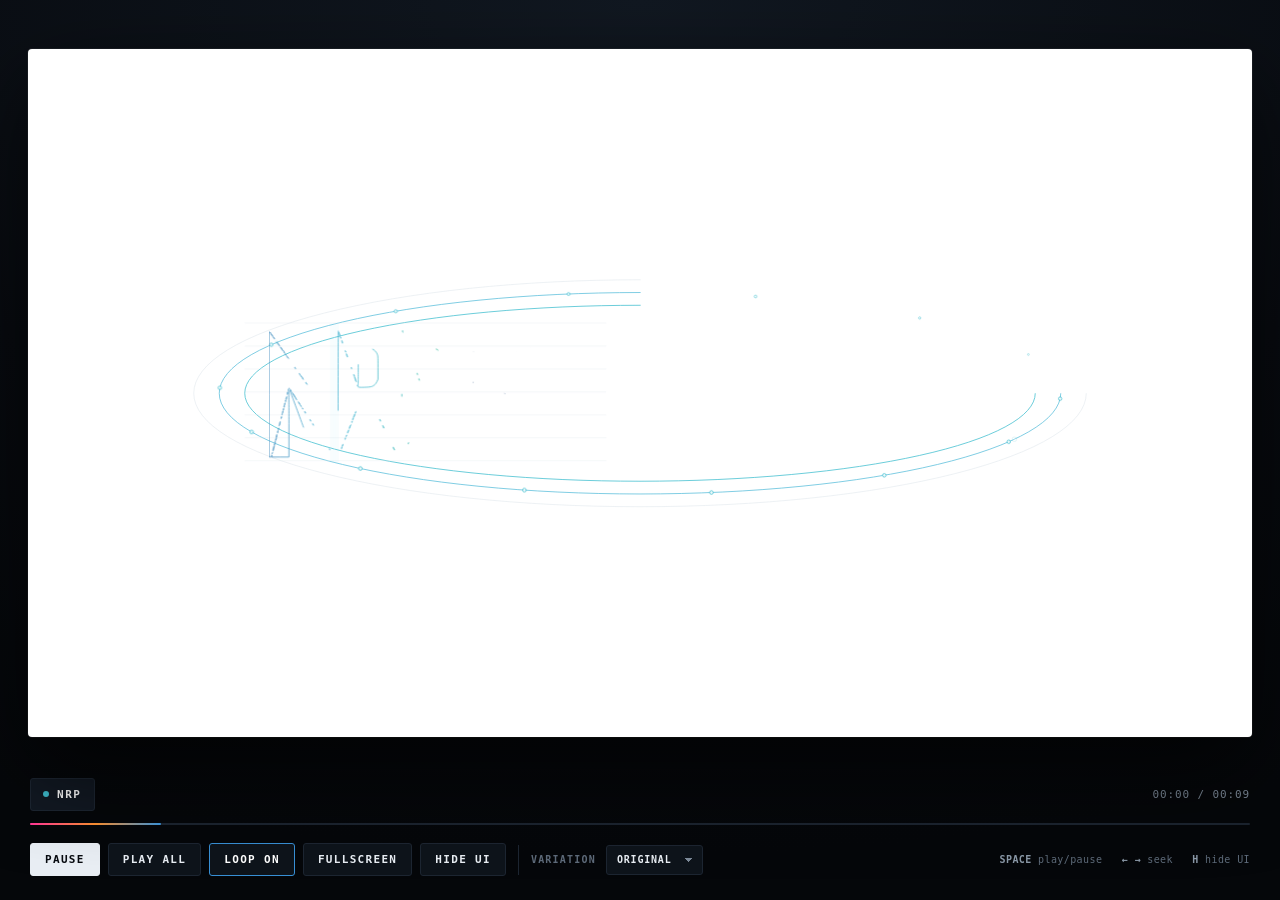
<file: logos/nrp.html>
<!doctype html>
<html lang="en">
<head>
<meta charset="utf-8">
<meta name="viewport" content="width=device-width, initial-scale=1">
<title>NRP — Logo Animation</title>
<style>
:root{
  --bg:#080B10;--panel:#0E141B;--line:#1D2632;--text:#E9EEF4;--muted:#7D8A99;
  --accent:#FF3694;--blue:#3890D6;--orange:#F48C2F;--green:#7AA154;
}
*{box-sizing:border-box}
html,body{height:100%}
body{
  margin:0;overflow:hidden;color:var(--text);
  background:radial-gradient(125% 95% at 50% 0%,#111821 0%,#080B10 55%,#05070A 100%);
  font-family:-apple-system,BlinkMacSystemFont,"Segoe UI",Inter,Roboto,Helvetica,Arial,sans-serif;
}
#shell{height:100%;display:flex;flex-direction:column;min-height:0}
#stage-wrap{flex:1;display:flex;align-items:center;justify-content:center;padding:26px 28px 18px;min-height:0}
#stage-frame{
  position:relative;width:min(100%,calc((100vh - 190px)*16/9));aspect-ratio:16/9;
  background:#fff;border-radius:4px;overflow:hidden;cursor:pointer;
  box-shadow:0 34px 90px rgba(0,0,0,.65),0 0 0 1px rgba(255,255,255,.06);
}
#stage{display:block;width:100%;height:100%;background:transparent;position:relative;z-index:1}
#ui{flex:0 0 auto;padding:0 30px 24px;width:100%;max-width:1600px;margin:0 auto}
#topline{display:flex;align-items:center;justify-content:space-between;gap:20px;margin-bottom:12px}
#chapters{display:flex;gap:6px;flex-wrap:wrap}
.chapter{
  appearance:none;border:1px solid transparent;background:transparent;color:var(--muted);
  font:600 11px/1 ui-monospace,SFMono-Regular,Menlo,monospace;letter-spacing:.14em;
  padding:10px 12px;border-radius:3px;cursor:pointer;transition:color .2s,border-color .2s,background .2s;
}
.chapter:hover{color:var(--text);border-color:var(--line)}
.chapter.active{color:#fff;border-color:var(--line);background:#121923}
.chapter .dot{display:inline-block;width:6px;height:6px;border-radius:50%;margin-right:8px;vertical-align:1px;background:currentColor;opacity:.5}
.chapter[data-act="0"].active .dot{background:var(--accent);opacity:1}
.chapter[data-act="1"].active .dot{background:var(--orange);opacity:1}
.chapter[data-act="2"].active .dot{background:var(--blue);opacity:1}
.chapter[data-act="3"].active .dot{background:#BF2027;opacity:1}
.chapter[data-act="4"].active .dot{background:#3FBECF;opacity:1}
.chapter[data-act="5"].active .dot{background:#F37421;opacity:1}
.chapter[data-act="6"].active .dot{background:#DB3123;opacity:1}
.chapter[data-act="7"].active .dot{background:#C69214;opacity:1}
#time{font:500 11px/1 ui-monospace,SFMono-Regular,Menlo,monospace;color:var(--muted);letter-spacing:.08em;white-space:nowrap}
#track{height:2px;background:#1A222D;border-radius:2px;cursor:pointer;position:relative;margin-bottom:18px}
#progress{position:absolute;left:0;top:0;height:100%;width:0;background:linear-gradient(90deg,var(--accent),var(--orange) 50%,var(--blue));border-radius:2px}
#track .tick{position:absolute;top:-3px;width:1px;height:8px;background:#2A3543}
#controls{display:flex;align-items:center;gap:8px;flex-wrap:wrap}
.btn{
  appearance:none;border:1px solid var(--line);background:var(--panel);color:var(--text);
  font:600 11px/1 ui-monospace,SFMono-Regular,Menlo,monospace;letter-spacing:.12em;
  padding:10px 14px;border-radius:3px;cursor:pointer;transition:background .2s,border-color .2s,color .2s;
}
.btn:hover{background:#151D27;border-color:#2A3543}
.btn.primary{background:#E9EEF4;color:#080B10;border-color:#E9EEF4}
.btn.primary:hover{background:#fff}
.btn[aria-pressed="true"]{border-color:var(--blue);color:#fff}
#styles{display:flex;align-items:center;gap:8px;border-left:1px solid var(--line);padding-left:12px;margin-left:4px}
#styles-label{font:600 10px/1 ui-monospace,SFMono-Regular,Menlo,monospace;color:#5E6B7A;letter-spacing:.12em;margin-right:2px}
#variation-select{
  appearance:none;border:1px solid var(--line);background-color:var(--panel);color:var(--text);
  font:600 10px/1 ui-monospace,SFMono-Regular,Menlo,monospace;letter-spacing:.08em;
  padding:9px 30px 9px 10px;border-radius:3px;cursor:pointer;
  background-image:linear-gradient(45deg,transparent 50%,#7D8A99 50%),linear-gradient(135deg,#7D8A99 50%,transparent 50%);
  background-position:calc(100% - 13px) 50%,calc(100% - 9px) 50%;
  background-size:4px 4px,4px 4px;background-repeat:no-repeat;
}
#variation-select:hover{border-color:#2A3543}
#hint{margin-left:auto;color:#5E6B7A;font:500 10px/1.4 ui-monospace,SFMono-Regular,Menlo,monospace;letter-spacing:.04em;text-align:right}
#hint b{color:#8B99A8;font-weight:600}
body.clean #ui{display:none}
body.clean #stage-wrap{padding:0}
body.clean #stage-frame{width:min(100vw,calc(100vh*16/9));max-height:100vh;border-radius:0;box-shadow:none}
#stage-frame:fullscreen{width:100vw;height:100vh;max-width:none;max-height:none;aspect-ratio:auto;border-radius:0;box-shadow:none;background:#fff;cursor:default}
#stage-frame:fullscreen #stage{width:100%;height:100%}
@media (max-width:720px){
  #stage-wrap{padding:12px 12px 8px}
  #ui{padding:0 14px 14px}
  #hint{display:none}
  .chapter{padding:9px 8px;letter-spacing:.08em}
  .btn{padding:9px 10px}
}
</style>
</head>
<body>
<div id="shell">
  <div id="stage-wrap">
    <div id="stage-frame">
      <svg id="stage" viewBox="0 0 1920 1080" preserveAspectRatio="xMidYMid meet" role="img" aria-label="Animated logo study for NRP">
<defs>
          <clipPath id="esnet-word-clip" clipPathUnits="userSpaceOnUse">
            <rect id="esnet-word-clip-rect" x="741.8" y="388.2" width="0" height="303.6"/>
          </clipPath>
          <clipPath id="variation-iris" clipPathUnits="userSpaceOnUse"><circle id="variation-iris-circle" cx="960" cy="540" r="0"/></clipPath>
          <clipPath id="variation-scan" clipPathUnits="userSpaceOnUse"><rect id="variation-scan-rect" x="0" y="1080" width="1920" height="0"/></clipPath>
        </defs>
<g id="act-nrp">
<defs>
<linearGradient id="nrp-blue-grad" gradientUnits="userSpaceOnUse" x1="150" y1="0" x2="5760" y2="0"><stop offset="0" stop-color="#4E93C2"/><stop offset="0.25" stop-color="#58B7D6"/><stop offset="0.5" stop-color="#53BFD4"/><stop offset="0.75" stop-color="#3CBBB2"/><stop offset="1" stop-color="#00AE6F"/></linearGradient>
<clipPath id="nrp-gray-clip" clipPathUnits="userSpaceOnUse"><rect id="nrp-gray-clip-rect" x="0" y="0" width="0" height="404"/></clipPath>
</defs>
<g id="nrp-guides" opacity="0"></g>
<g id="nrp-grid" opacity="0"></g>
<g id="nrp-nodes" opacity="0"></g>
<g id="nrp-logo" transform="translate(370 431.2591) scale(0.5383212)">
<g id="nrp-gray-wrap" clip-path="url(#nrp-gray-clip)">
<g transform="translate(0 404) scale(0.1 -0.1)">
<g id="nrp-gray-word" opacity="0"><path d="M11314 2357 c-2 -7 -3 -85 -2 -172 l3 -160 330 -5 330 -5 3 -937 2
-938 204 0 c178 0 205 2 210 16 3 9 6 426 6 928 0 501 0 917 0 924 0 9 72 12
324 12 286 0 325 2 330 16 12 31 7 309 -6 322 -18 18 -1727 17 -1734 -1z" fill="#CCCCCC"/><path d="M13315 2358 c-3 -7 -4 -508 -3 -1113 l3 -1100 208 -3 207 -2 0 450
c0 353 3 450 13 450 6 0 190 1 407 3 l395 2 0 165 0 165 -405 5 -405 5 -3 322
-2 323 487 2 488 3 3 154 c2 104 -1 158 -9 167 -16 20 -1377 21 -1384 2z" fill="#CCCCCC"/><path d="M6100 2351 c-12 -24 -14 -2179 -2 -2199 7 -9 55 -12 208 -10 l199 3
5 385 5 385 245 7 c170 5 266 12 315 23 39 9 81 19 95 22 44 9 203 91 255 130
99 77 184 206 221 339 22 78 30 299 14 373 -43 203 -143 346 -305 436 -186
105 -327 125 -867 125 -363 0 -378 -1 -388 -19z m905 -335 c28 -9 73 -32 102
-51 103 -68 143 -154 144 -307 1 -141 -30 -227 -108 -299 -95 -87 -197 -111
-453 -107 l-175 3 -3 380 c-1 209 0 386 3 394 8 20 420 10 490 -13z" fill="#CCCCCC"/><path d="M17475 2358 c-3 -7 -4 -508 -3 -1113 l3 -1100 203 -3 202 -2 0 424
c0 360 2 425 15 436 20 17 211 10 250 -10 21 -11 65 -69 150 -198 403 -613
399 -606 440 -629 38 -21 52 -23 248 -23 114 0 207 2 207 5 0 3 -122 189 -272
413 -161 240 -297 433 -332 470 -32 34 -57 64 -55 65 2 2 28 13 57 25 189 76
336 245 388 442 23 86 22 242 -1 335 -49 196 -191 340 -410 413 -150 50 -288
62 -723 62 -281 0 -364 -3 -367 -12z m885 -348 c119 -41 188 -111 216 -221 34
-132 -5 -278 -98 -365 -96 -89 -206 -117 -443 -112 l-150 3 -3 340 c-1 187 0
351 3 364 l6 23 202 -5 c174 -4 211 -8 267 -27z" fill="#CCCCCC"/><path d="M15835 2379 c-262 -45 -465 -148 -627 -317 -201 -211 -307 -489 -308
-805 -1 -576 358 -1027 893 -1121 20 -4 37 -11 37 -16 0 -6 76 -10 190 -10
114 0 190 4 190 10 0 5 17 12 38 16 307 54 570 232 725 490 100 166 151 337
163 547 28 487 -194 900 -591 1099 -110 56 -182 78 -325 103 -92 16 -304 18
-385 4z m327 -359 c216 -42 369 -154 457 -335 64 -132 91 -261 91 -435 -1
-257 -67 -446 -205 -586 -123 -124 -246 -174 -445 -182 -158 -6 -252 12 -369
69 -164 81 -272 222 -333 434 -20 71 -23 101 -22 270 0 163 3 201 22 268 74
267 244 436 496 492 75 16 236 19 308 5z" fill="#CCCCCC"/><path d="M14355 3814 c-11 -2 -46 -6 -77 -9 l-58 -6 0 -570 0 -569 105 0 105
0 0 235 0 235 85 0 c148 0 193 -41 234 -215 12 -49 33 -127 47 -172 l25 -83
110 0 c102 0 111 1 104 18 -4 9 -29 100 -56 202 -54 199 -88 271 -149 306 -16
10 -30 21 -30 24 0 3 14 11 32 19 49 22 107 79 136 135 36 68 38 196 6 267
-63 135 -196 190 -459 187 -77 0 -149 -2 -160 -4z m346 -185 c79 -43 109 -139
70 -225 -36 -78 -116 -114 -258 -114 l-83 0 0 179 c0 209 -13 191 136 187 74
-3 100 -8 135 -27z" fill="#CCCCCC"/><path d="M19075 3814 c-11 -2 -46 -6 -77 -9 l-58 -6 0 -570 0 -569 105 0 105
0 0 235 0 235 85 0 c148 0 193 -41 234 -215 12 -49 33 -127 47 -172 l25 -83
110 0 c102 0 111 1 104 18 -4 9 -29 100 -56 202 -54 199 -88 271 -149 306 -16
10 -30 21 -30 24 0 3 14 11 32 19 49 22 107 79 136 135 36 68 38 196 6 267
-63 135 -196 190 -459 187 -77 0 -149 -2 -160 -4z m346 -185 c79 -43 109 -139
70 -225 -36 -78 -116 -114 -258 -114 l-83 0 0 179 c0 209 -13 191 136 187 74
-3 100 -8 135 -27z" fill="#CCCCCC"/><path d="M7991 2357 c-8 -11 -10 -300 -9 -1113 l3 -1099 648 -3 647 -2 -2 172
-3 173 -437 3 -438 2 -2 938 -3 937 -196 3 c-157 2 -198 0 -208 -11z" fill="#CCCCCC"/><path d="M8110 3720 l0 -90 165 0 165 0 0 -485 0 -485 105 0 105 0 0 485 0
485 165 0 165 0 0 90 0 90 -435 0 -435 0 0 -90z" fill="#CCCCCC"/><path d="M20315 3816 c-191 -44 -322 -143 -401 -301 -84 -170 -86 -409 -5
-579 60 -125 162 -212 308 -263 72 -25 90 -27 228 -27 112 -1 166 4 215 17 36
10 68 21 71 25 4 4 -1 43 -11 87 -12 58 -21 79 -31 76 -96 -27 -144 -33 -239
-29 -121 5 -188 29 -259 93 -109 99 -151 322 -92 490 40 112 129 197 240 229
68 20 209 21 282 2 31 -8 61 -16 69 -18 14 -3 64 158 52 166 -62 37 -320 57
-427 32z" fill="#CCCCCC"/><path d="M9916 3814 c-241 -58 -405 -294 -406 -582 -1 -352 215 -592 530 -592
266 1 464 155 530 416 27 104 27 263 1 366 -53 207 -184 343 -376 393 -73 18
-200 18 -279 -1z m221 -169 c195 -58 290 -372 191 -630 -33 -88 -114 -168
-192 -190 -225 -65 -400 115 -399 410 0 298 175 477 400 410z" fill="#CCCCCC"/><path d="M19455 2358 c-3 -7 -4 -508 -3 -1113 l3 -1100 180 0 180 0 2 780 c2
429 3 785 3 790 0 11 28 -38 117 -205 31 -58 68 -127 83 -155 15 -27 51 -95
80 -150 29 -55 67 -127 85 -160 18 -33 52 -96 75 -140 23 -44 57 -107 75 -140
18 -33 58 -109 90 -170 62 -119 85 -149 127 -171 35 -18 161 -18 196 0 51 27
61 41 172 251 116 220 154 293 185 350 18 33 60 114 95 180 34 66 73 138 85
160 12 22 57 108 100 190 43 83 82 154 86 160 5 5 9 -341 9 -783 l0 -792 179
0 c154 0 180 2 185 16 11 29 7 2174 -4 2195 -10 18 -23 19 -183 19 -240 0
-220 14 -356 -245 -35 -66 -76 -142 -91 -170 -15 -27 -55 -104 -90 -170 -35
-66 -77 -147 -95 -180 -18 -33 -61 -114 -95 -180 -35 -66 -86 -160 -113 -210
-72 -133 -147 -290 -147 -308 0 -21 -17 -30 -27 -15 -4 7 -21 45 -38 83 -27
61 -70 145 -250 480 -18 33 -54 101 -80 150 -107 201 -129 243 -160 300 -89
166 -138 258 -179 335 -67 127 -61 124 -287 128 -149 3 -190 0 -194 -10z" fill="#CCCCCC"/><path d="M10207 2343 c-13 -27 -94 -231 -344 -873 -63 -162 -118 -304 -123
-315 -5 -11 -56 -144 -115 -295 -59 -151 -110 -284 -115 -295 -51 -121 -158
-410 -154 -416 3 -5 82 -9 175 -9 237 0 241 2 319 215 28 77 58 158 67 180 8
22 22 60 30 85 8 25 18 48 22 53 10 10 902 10 911 0 4 -4 17 -35 28 -68 11
-33 35 -98 52 -145 17 -47 38 -105 47 -130 63 -183 74 -190 312 -190 93 0 172
4 175 9 3 4 -26 86 -64 182 -38 96 -121 309 -185 474 -198 510 -346 889 -355
910 -5 11 -56 144 -115 295 -58 151 -110 283 -116 292 -5 10 -9 24 -9 33 0 29
-39 35 -234 35 l-195 0 -14 -27z m262 -518 c21 -66 46 -138 54 -160 9 -22 54
-148 102 -280 47 -132 95 -262 106 -290 10 -27 21 -63 25 -80 l6 -30 -334 2
c-281 2 -333 4 -336 16 -2 8 11 52 28 98 17 46 40 108 51 137 10 28 28 76 38
105 74 199 170 469 180 507 18 61 33 101 37 97 2 -1 21 -57 43 -122z" fill="#CCCCCC"/><path d="M16323 3815 c-116 -32 -194 -91 -241 -180 -23 -43 -27 -62 -27 -135
0 -75 3 -91 29 -137 15 -28 40 -63 55 -77 40 -38 131 -89 223 -126 153 -61
198 -104 198 -190 0 -54 -27 -103 -70 -125 -78 -40 -207 -38 -328 6 -31 11
-64 23 -72 25 -12 4 -21 -14 -37 -77 -12 -45 -20 -86 -17 -90 14 -23 174 -61
274 -66 272 -13 452 109 468 318 10 148 -60 255 -214 329 -46 22 -122 58 -168
80 -100 47 -129 81 -129 146 0 54 22 88 76 116 57 29 177 29 262 -1 33 -12 64
-22 69 -24 9 -2 56 133 56 160 0 7 -30 22 -67 34 -89 28 -266 35 -340 14z" fill="#CCCCCC"/><path d="M15200 3235 l0 -575 350 0 350 0 0 85 0 85 -245 0 -245 0 0 170 0
170 220 0 220 0 0 85 0 85 -220 0 -220 0 0 150 0 150 230 0 230 0 0 85 0 85
-335 0 -335 0 0 -575z" fill="#CCCCCC"/><path d="M16970 3235 l0 -575 350 0 350 0 0 85 0 85 -245 0 -245 0 0 170 0
170 220 0 220 0 0 85 0 85 -220 0 -220 0 0 150 0 150 230 0 230 0 0 85 0 85
-335 0 -335 0 0 -575z" fill="#CCCCCC"/><path d="M6110 3235 l0 -575 95 0 96 0 -3 449 -3 449 76 -149 c42 -82 157
-284 255 -449 l179 -299 113 -1 112 0 0 575 0 575 -101 0 -102 0 6 -412 c3
-227 8 -424 12 -438 4 -14 -27 43 -69 125 -42 83 -154 278 -249 435 l-173 285
-122 3 -122 3 0 -576z" fill="#CCCCCC"/><path d="M10770 3235 l0 -575 95 0 96 0 -3 449 -3 449 76 -149 c42 -82 157
-284 255 -449 l179 -299 113 -1 112 0 0 575 0 575 -101 0 -102 0 6 -412 c3
-227 8 -424 12 -438 4 -14 -27 43 -69 125 -42 83 -154 278 -249 435 l-173 285
-122 3 -122 3 0 -576z" fill="#CCCCCC"/><path d="M20920 3235 l0 -575 105 0 105 0 0 255 0 255 245 0 245 0 0 -255 0
-255 105 0 105 0 0 575 0 575 -105 0 -105 0 0 -230 0 -230 -245 0 -245 0 0
230 0 230 -105 0 -105 0 0 -575z" fill="#CCCCCC"/><path d="M13020 3235 l0 -575 345 0 346 0 -3 88 -3 87 -237 3 -238 2 0 485 0
485 -105 0 -105 0 0 -575z" fill="#CCCCCC"/><path d="M7362 3243 c-101 -313 -182 -571 -182 -575 0 -5 48 -8 108 -8 l107 0
49 165 50 165 182 0 182 0 37 -117 c21 -65 44 -139 52 -165 l14 -48 115 0 c89
0 115 3 111 13 -2 6 -87 265 -188 575 l-183 562 -136 0 -136 0 -182 -567z
m399 94 c27 -86 52 -164 55 -172 5 -13 -15 -15 -141 -15 -135 0 -146 1 -141
18 3 9 26 80 50 157 24 77 49 159 55 183 6 23 16 61 22 85 l12 42 19 -70 c11
-38 42 -141 69 -228z" fill="#CCCCCC"/><path d="M12032 3243 c-101 -313 -182 -571 -182 -575 0 -5 48 -8 108 -8 l107
0 49 165 50 165 182 0 182 0 37 -117 c21 -65 44 -139 52 -165 l14 -48 115 0
c89 0 115 3 111 13 -2 6 -87 265 -188 575 l-183 562 -136 0 -136 0 -182 -567z
m399 94 c27 -86 52 -164 55 -172 5 -13 -15 -15 -141 -15 -135 0 -146 1 -141
18 3 9 26 80 50 157 24 77 49 159 55 183 6 23 16 61 22 85 l12 42 19 -70 c11
-38 42 -141 69 -228z" fill="#CCCCCC"/><path d="M17952 3243 c-101 -313 -182 -571 -182 -575 0 -5 48 -8 108 -8 l107
0 49 165 50 165 182 0 182 0 37 -117 c21 -65 44 -139 52 -165 l14 -48 115 0
c89 0 115 3 111 13 -2 6 -87 265 -188 575 l-183 562 -136 0 -136 0 -182 -567z
m399 94 c27 -86 52 -164 55 -172 5 -13 -15 -15 -141 -15 -135 0 -146 1 -141
18 3 9 26 80 50 157 24 77 49 159 55 183 6 23 16 61 22 85 l12 42 19 -70 c11
-38 42 -141 69 -228z" fill="#CCCCCC"/><path d="M9120 3235 l0 -575 105 0 105 0 0 575 0 575 -105 0 -105 0 0 -575z" fill="#CCCCCC"/></g>
</g>
</g>
<g transform="translate(0 404) scale(0.1 -0.1)">
<g id="nrp-blue-group"><path id="nrp-blue-0" d="M181 3798 l23 -33 -27 24 -27 24 0 -1826 0 -1827 25 0 c32 0 41 3 37
14 -1 4 2 14 8 20 5 7 6 17 2 21 -4 5 -1 5 6 1 7 -4 10 -17 6 -32 l-6 -24 251
0 251 0 0 978 c0 549 -4 971 -9 963 -13 -21 -23 4 -12 32 5 14 16 27 23 29 15
5 80 -81 71 -95 -3 -5 -14 5 -25 22 -11 17 -22 31 -24 31 -2 0 9 -33 23 -72
15 -40 178 -480 363 -978 l336 -905 284 -3 c157 -1 291 0 299 3 11 4 10 9 -5
21 -10 9 -13 13 -6 9 9 -5 12 361 12 1814 l0 1821 -290 0 -290 0 0 -1007 c0
-583 -4 -1002 -9 -993 -5 8 -28 67 -51 130 -57 160 -62 170 -69 170 -7 0 -41
54 -41 65 0 3 5 3 10 0 13 -8 13 7 0 37 -5 13 -137 370 -294 793 -156 424
-287 778 -291 788 -7 16 -30 17 -292 17 l-284 0 22 -32z m83 -122 c5 -21 2
-18 -37 36 -15 20 -27 40 -27 45 1 13 58 -60 64 -81z m51 -74 c-8 -8 -45 40
-38 51 2 4 14 -4 25 -18 11 -14 17 -29 13 -33z m91 -116 c8 -8 14 -19 14 -24
0 -5 9 -17 20 -27 20 -18 26 -35 13 -35 -5 0 -23 23 -41 50 -32 49 -34 64 -6
36z m128 -188 c-3 -4 -1 -8 4 -8 4 0 19 -14 32 -32 l23 -31 -25 18 c-26 20
-88 105 -88 121 1 5 14 -6 30 -25 16 -19 27 -38 24 -43z m70 -94 c9 -8 16 -20
16 -26 0 -6 -9 -1 -20 12 -29 33 -25 44 4 14z m44 -65 c19 -30 8 -34 -12 -4
-9 14 -13 25 -9 25 5 0 14 -9 21 -21z m46 -64 c6 -11 18 -25 26 -32 9 -7 10
-12 4 -13 -7 0 -24 16 -39 36 -16 20 -22 35 -15 32 8 -2 18 -13 24 -23z m227
-323 c11 -29 5 -28 -16 4 -11 17 -12 25 -4 22 6 -2 16 -14 20 -26z m136 -205
c-3 -7 -6 -5 -6 6 -1 9 -5 17 -11 17 -5 0 -10 8 -10 17 0 14 3 13 16 -5 8 -12
13 -28 11 -35z m73 -81 c0 -5 7 -18 17 -28 9 -10 12 -18 7 -18 -9 0 -41 45
-33 45 2 1 -8 13 -23 28 -16 16 -28 33 -28 39 0 6 13 -5 30 -23 16 -19 30 -38
30 -43z m114 -161 l18 -30 -25 25 c-13 14 -22 29 -20 33 3 5 6 7 7 5 1 -2 10
-16 20 -33z m-553 -312 c-9 -16 -10 -15 -11 9 0 14 3 35 8 45 6 15 8 14 10 -9
2 -15 -1 -35 -7 -45z m178 -10 c39 -55 53 -92 31 -78 -6 4 -8 11 -5 16 4 5 1
9 -5 9 -6 0 -18 15 -26 33 -8 17 -21 42 -30 55 -9 12 -14 22 -11 22 3 0 24
-26 46 -57z m-204 -100 c-8 -44 -25 -68 -25 -36 0 26 17 73 26 73 3 0 3 -17
-1 -37z m287 -33 c4 0 8 -8 8 -17 0 -12 -8 -6 -24 17 -13 19 -21 40 -18 45 4
6 11 -2 16 -17 5 -16 13 -28 18 -28z m-312 -57 c0 -19 -3 -24 -10 -17 -6 6 -8
18 -4 27 9 24 14 21 14 -10z m396 -63 c31 -47 27 -66 -5 -22 -11 16 -18 32
-14 36 3 3 1 6 -5 6 -7 0 -12 5 -12 10 0 18 9 10 36 -30z m-425 -31 c-6 -24
-9 -28 -10 -12 -1 24 9 56 16 50 2 -3 0 -20 -6 -38z m484 -67 c-8 -8 -25 10
-25 26 0 13 2 13 14 -4 8 -10 13 -21 11 -22z m-499 -20 c-12 -11 -18 7 -10 30
l8 23 4 -23 c2 -13 1 -26 -2 -30z m541 -37 c9 -24 -1 -27 -15 -5 -8 13 -8 20
-2 20 6 0 13 -7 17 -15z m-566 -48 c-13 -13 -15 11 -4 40 7 16 8 15 11 -6 2
-13 -1 -28 -7 -34z m-16 -57 c-9 -41 -17 -33 -9 9 4 17 9 30 11 27 3 -2 2 -19
-2 -36z m655 -5 c7 -14 11 -28 7 -31 -3 -3 -13 8 -22 25 -8 17 -12 31 -7 31 5
0 15 -11 22 -25z m-672 -60 c-1 -13 -6 -21 -10 -17 -5 5 -6 16 -2 25 9 24 14
21 12 -8z m-27 -112 c-9 -16 -10 -16 -11 -1 0 9 3 25 7 35 7 16 8 17 11 1 2
-10 -1 -25 -7 -35z m858 -88 c0 -5 -6 1 -14 15 -8 14 -14 30 -14 35 0 6 6 -1
14 -15 8 -14 14 -29 14 -35z m-895 -53 c-4 -15 -8 -35 -10 -45 -2 -20 -24 -48
-24 -31 0 6 3 14 7 18 4 3 7 14 8 24 4 37 18 86 22 74 3 -7 1 -25 -3 -40z
m976 -70 c0 -3 -7 3 -15 14 -8 10 -14 26 -15 34 0 8 7 2 15 -14 8 -15 15 -31
15 -34z m-1018 -112 c-5 -13 -11 -19 -14 -14 -3 5 -1 20 4 34 13 31 22 12 10
-20z m-17 -62 c-3 -13 -7 -29 -7 -36 -1 -7 -5 -9 -9 -5 -10 11 1 63 13 63 6 0
7 -10 3 -22z m-44 -166 c-6 -2 -8 -9 -5 -14 4 -6 2 -8 -3 -5 -8 5 -7 20 1 49
l11 43 3 -35 c2 -19 -1 -36 -7 -38z m-12 -64 c-12 -45 -27 -55 -21 -16 4 27
16 47 29 48 1 0 -3 -14 -8 -32z m-26 -100 c-3 -16 -10 -28 -15 -28 -5 0 -6 10
-2 23 4 12 7 28 7 35 0 7 4 9 8 5 4 -4 5 -20 2 -35z m-13 -52 c0 -8 -4 -18
-10 -21 -5 -3 -10 3 -10 14 0 12 5 21 10 21 6 0 10 -6 10 -14z m-13 -51 c-4
-8 -12 -41 -19 -75 -6 -33 -16 -60 -20 -60 -11 0 -10 24 1 52 6 13 12 40 16
61 3 20 11 37 17 37 5 0 8 -7 5 -15z m1617 -91 c4 -10 1 -14 -6 -12 -15 5 -23
28 -10 28 5 0 13 -7 16 -16z m-1664 -103 c0 -5 -6 -14 -14 -20 -12 -10 -13 -8
-9 8 5 21 23 30 23 12z" fill="url(#nrp-blue-grad)" fill-opacity="0"/><path id="nrp-blue-1" d="M2169 3840 c-5 -36 -9 -3609 -4 -3647 l6 -43 290 0 289 0 0 737 c0
649 -2 734 -15 717 -14 -18 -14 -18 -10 6 8 43 30 50 154 50 147 0 222 -12
291 -48 69 -35 122 -107 151 -206 12 -39 25 -76 30 -82 5 -6 5 -14 -1 -20 -5
-5 -10 -239 -10 -579 l-2 -570 296 -2 296 -2 0 582 c0 621 -5 705 -51 847 -51
154 -152 282 -277 348 l-63 34 61 36 c126 75 229 207 275 355 44 137 50 203
50 517 -1 243 -4 311 -19 385 -36 183 -121 341 -229 426 -66 53 -190 113 -292
141 -77 21 -104 22 -647 27 -499 5 -567 4 -569 -9z m42 -102 c10 -19 13 -65 4
-56 -3 3 -7 15 -10 27 -2 11 -7 26 -10 31 -4 6 -8 23 -10 38 l-4 27 10 -25 c6
-14 15 -33 20 -42z m33 -94 c8 -22 8 -24 -6 -24 -6 0 -8 3 -5 7 4 3 2 12 -4
20 -7 8 -8 13 -1 13 5 0 13 -7 16 -16z m50 -150 c3 -14 1 -22 -5 -19 -5 4 -9
14 -9 24 0 9 -5 22 -11 28 -6 6 -8 17 -3 24 8 13 20 -10 28 -57z m866 -189
c60 -21 115 -77 143 -145 21 -53 22 -66 22 -395 l0 -340 -29 -63 c-18 -39 -45
-77 -70 -98 -62 -53 -118 -66 -301 -71 -172 -4 -185 -1 -200 47 -7 24 -7 24 9
5 14 -18 15 28 16 526 0 300 3 549 8 554 14 14 353 -2 402 -20z m-772 -71 c7
-14 8 -23 2 -19 -15 9 -32 45 -22 45 5 0 14 -12 20 -26z m32 -89 c16 -41 24
-81 15 -72 -9 7 -35 75 -35 90 0 16 11 6 20 -18z m140 -404 c0 -21 -13 -4 -17
22 -2 17 -1 19 7 7 5 -8 10 -21 10 -29z m80 -219 c0 -23 -17 -4 -23 25 -5 26
-4 26 9 8 8 -10 14 -25 14 -33z m26 -74 c9 -29 16 -53 14 -53 -2 0 2 -11 9
-24 7 -13 8 -21 3 -17 -16 9 -60 146 -48 146 3 0 12 -24 22 -52z m11 -992
c-15 -31 -20 -27 -11 8 3 14 10 24 14 21 5 -3 3 -16 -3 -29z m-34 -91 c-9 -25
-20 -45 -25 -45 -6 0 -7 8 -3 18 5 9 13 31 19 49 6 17 13 30 17 27 3 -2 0 -24
-8 -49z m-38 -94 c-4 -17 -11 -31 -17 -31 -6 0 -7 8 -3 18 4 9 10 25 12 35 9
29 15 11 8 -22z m795 -55 c-1 -20 -2 -20 -15 4 -19 33 -19 46 0 30 8 -7 15
-22 15 -34z m-827 -34 c-3 -12 -9 -19 -14 -16 -5 3 -4 14 2 25 13 26 20 21 12
-9z m-40 -94 c-5 -7 -15 -32 -23 -55 -7 -24 -16 -43 -20 -43 -9 0 17 80 32 97
14 17 23 17 11 1z m952 -44 c8 -20 15 -39 15 -43 -1 -8 -39 61 -40 72 -1 18
11 4 25 -29z m-1005 -103 c0 -6 -4 -13 -10 -16 -5 -3 -10 -14 -10 -23 0 -21
-17 -48 -25 -40 -7 7 27 88 37 88 5 0 8 -4 8 -9z m-60 -149 c0 -5 -7 -17 -15
-28 -15 -19 -20 -8 -9 20 6 17 24 22 24 8z m-49 -115 c-13 -13 -15 1 -4 30 7
17 8 17 11 -1 2 -10 -1 -23 -7 -29z m-71 -182 c-6 -15 -13 -25 -17 -22 -3 4 0
21 8 38 16 39 24 24 9 -16z m-29 -82 c-9 -16 -10 -16 -11 -1 0 9 3 25 7 35 7
16 8 17 11 1 2 -10 -1 -25 -7 -35z m1524 -9 c9 -19 15 -37 13 -40 -4 -3 -48
72 -48 83 0 13 20 -11 35 -43z" fill="url(#nrp-blue-grad)" fill-opacity="0"/><path id="nrp-blue-2" d="M4020 2000 c1 -1545 3 -1852 14 -1837 16 21 26 22 26 2 0 -13 37 -15
275 -15 l275 0 -2 684 c-2 376 0 682 5 679 4 -2 7 2 7 10 0 11 40 15 218 20
234 7 338 22 466 71 229 87 381 282 443 566 16 75 18 136 18 520 0 384 -2 445
-18 520 -40 182 -124 341 -235 440 -68 61 -207 132 -317 162 -73 20 -108 22
-410 25 -181 2 -428 4 -548 6 l-217 2 0 -1855z m39 1802 c1 -7 -3 -10 -9 -7
-5 3 -10 18 -9 33 0 24 1 25 9 7 5 -11 9 -26 9 -33z m956 -494 c60 -19 120
-85 142 -155 16 -52 18 -101 18 -453 0 -457 -3 -479 -78 -554 -60 -60 -105
-70 -312 -71 l-170 0 -1 35 c-1 19 -2 40 -3 45 -5 30 1 1160 6 1168 9 14 348
2 398 -15z m-535 -730 c0 -19 -2 -20 -10 -8 -13 19 -13 30 0 30 6 0 10 -10 10
-22z m55 -167 c2 -12 0 -19 -4 -16 -5 2 -11 16 -14 31 -2 15 -1 22 4 17 5 -5
11 -19 14 -32z m-312 -1836 c-9 -19 -18 -33 -20 -32 -5 6 21 67 29 67 4 0 0
-16 -9 -35z" fill="url(#nrp-blue-grad)" fill-opacity="0"/><path class="nrp-blue-ghost" d="M181 3798 l23 -33 -27 24 -27 24 0 -1826 0 -1827 25 0 c32 0 41 3 37
14 -1 4 2 14 8 20 5 7 6 17 2 21 -4 5 -1 5 6 1 7 -4 10 -17 6 -32 l-6 -24 251
0 251 0 0 978 c0 549 -4 971 -9 963 -13 -21 -23 4 -12 32 5 14 16 27 23 29 15
5 80 -81 71 -95 -3 -5 -14 5 -25 22 -11 17 -22 31 -24 31 -2 0 9 -33 23 -72
15 -40 178 -480 363 -978 l336 -905 284 -3 c157 -1 291 0 299 3 11 4 10 9 -5
21 -10 9 -13 13 -6 9 9 -5 12 361 12 1814 l0 1821 -290 0 -290 0 0 -1007 c0
-583 -4 -1002 -9 -993 -5 8 -28 67 -51 130 -57 160 -62 170 -69 170 -7 0 -41
54 -41 65 0 3 5 3 10 0 13 -8 13 7 0 37 -5 13 -137 370 -294 793 -156 424
-287 778 -291 788 -7 16 -30 17 -292 17 l-284 0 22 -32z m83 -122 c5 -21 2
-18 -37 36 -15 20 -27 40 -27 45 1 13 58 -60 64 -81z m51 -74 c-8 -8 -45 40
-38 51 2 4 14 -4 25 -18 11 -14 17 -29 13 -33z m91 -116 c8 -8 14 -19 14 -24
0 -5 9 -17 20 -27 20 -18 26 -35 13 -35 -5 0 -23 23 -41 50 -32 49 -34 64 -6
36z m128 -188 c-3 -4 -1 -8 4 -8 4 0 19 -14 32 -32 l23 -31 -25 18 c-26 20
-88 105 -88 121 1 5 14 -6 30 -25 16 -19 27 -38 24 -43z m70 -94 c9 -8 16 -20
16 -26 0 -6 -9 -1 -20 12 -29 33 -25 44 4 14z m44 -65 c19 -30 8 -34 -12 -4
-9 14 -13 25 -9 25 5 0 14 -9 21 -21z m46 -64 c6 -11 18 -25 26 -32 9 -7 10
-12 4 -13 -7 0 -24 16 -39 36 -16 20 -22 35 -15 32 8 -2 18 -13 24 -23z m227
-323 c11 -29 5 -28 -16 4 -11 17 -12 25 -4 22 6 -2 16 -14 20 -26z m136 -205
c-3 -7 -6 -5 -6 6 -1 9 -5 17 -11 17 -5 0 -10 8 -10 17 0 14 3 13 16 -5 8 -12
13 -28 11 -35z m73 -81 c0 -5 7 -18 17 -28 9 -10 12 -18 7 -18 -9 0 -41 45
-33 45 2 1 -8 13 -23 28 -16 16 -28 33 -28 39 0 6 13 -5 30 -23 16 -19 30 -38
30 -43z m114 -161 l18 -30 -25 25 c-13 14 -22 29 -20 33 3 5 6 7 7 5 1 -2 10
-16 20 -33z m-553 -312 c-9 -16 -10 -15 -11 9 0 14 3 35 8 45 6 15 8 14 10 -9
2 -15 -1 -35 -7 -45z m178 -10 c39 -55 53 -92 31 -78 -6 4 -8 11 -5 16 4 5 1
9 -5 9 -6 0 -18 15 -26 33 -8 17 -21 42 -30 55 -9 12 -14 22 -11 22 3 0 24
-26 46 -57z m-204 -100 c-8 -44 -25 -68 -25 -36 0 26 17 73 26 73 3 0 3 -17
-1 -37z m287 -33 c4 0 8 -8 8 -17 0 -12 -8 -6 -24 17 -13 19 -21 40 -18 45 4
6 11 -2 16 -17 5 -16 13 -28 18 -28z m-312 -57 c0 -19 -3 -24 -10 -17 -6 6 -8
18 -4 27 9 24 14 21 14 -10z m396 -63 c31 -47 27 -66 -5 -22 -11 16 -18 32
-14 36 3 3 1 6 -5 6 -7 0 -12 5 -12 10 0 18 9 10 36 -30z m-425 -31 c-6 -24
-9 -28 -10 -12 -1 24 9 56 16 50 2 -3 0 -20 -6 -38z m484 -67 c-8 -8 -25 10
-25 26 0 13 2 13 14 -4 8 -10 13 -21 11 -22z m-499 -20 c-12 -11 -18 7 -10 30
l8 23 4 -23 c2 -13 1 -26 -2 -30z m541 -37 c9 -24 -1 -27 -15 -5 -8 13 -8 20
-2 20 6 0 13 -7 17 -15z m-566 -48 c-13 -13 -15 11 -4 40 7 16 8 15 11 -6 2
-13 -1 -28 -7 -34z m-16 -57 c-9 -41 -17 -33 -9 9 4 17 9 30 11 27 3 -2 2 -19
-2 -36z m655 -5 c7 -14 11 -28 7 -31 -3 -3 -13 8 -22 25 -8 17 -12 31 -7 31 5
0 15 -11 22 -25z m-672 -60 c-1 -13 -6 -21 -10 -17 -5 5 -6 16 -2 25 9 24 14
21 12 -8z m-27 -112 c-9 -16 -10 -16 -11 -1 0 9 3 25 7 35 7 16 8 17 11 1 2
-10 -1 -25 -7 -35z m858 -88 c0 -5 -6 1 -14 15 -8 14 -14 30 -14 35 0 6 6 -1
14 -15 8 -14 14 -29 14 -35z m-895 -53 c-4 -15 -8 -35 -10 -45 -2 -20 -24 -48
-24 -31 0 6 3 14 7 18 4 3 7 14 8 24 4 37 18 86 22 74 3 -7 1 -25 -3 -40z
m976 -70 c0 -3 -7 3 -15 14 -8 10 -14 26 -15 34 0 8 7 2 15 -14 8 -15 15 -31
15 -34z m-1018 -112 c-5 -13 -11 -19 -14 -14 -3 5 -1 20 4 34 13 31 22 12 10
-20z m-17 -62 c-3 -13 -7 -29 -7 -36 -1 -7 -5 -9 -9 -5 -10 11 1 63 13 63 6 0
7 -10 3 -22z m-44 -166 c-6 -2 -8 -9 -5 -14 4 -6 2 -8 -3 -5 -8 5 -7 20 1 49
l11 43 3 -35 c2 -19 -1 -36 -7 -38z m-12 -64 c-12 -45 -27 -55 -21 -16 4 27
16 47 29 48 1 0 -3 -14 -8 -32z m-26 -100 c-3 -16 -10 -28 -15 -28 -5 0 -6 10
-2 23 4 12 7 28 7 35 0 7 4 9 8 5 4 -4 5 -20 2 -35z m-13 -52 c0 -8 -4 -18
-10 -21 -5 -3 -10 3 -10 14 0 12 5 21 10 21 6 0 10 -6 10 -14z m-13 -51 c-4
-8 -12 -41 -19 -75 -6 -33 -16 -60 -20 -60 -11 0 -10 24 1 52 6 13 12 40 16
61 3 20 11 37 17 37 5 0 8 -7 5 -15z m1617 -91 c4 -10 1 -14 -6 -12 -15 5 -23
28 -10 28 5 0 13 -7 16 -16z m-1664 -103 c0 -5 -6 -14 -14 -20 -12 -10 -13 -8
-9 8 5 21 23 30 23 12z" fill="none" stroke="url(#nrp-blue-grad)" stroke-width="24" stroke-linejoin="round" opacity="0"/><path class="nrp-blue-ghost" d="M2169 3840 c-5 -36 -9 -3609 -4 -3647 l6 -43 290 0 289 0 0 737 c0
649 -2 734 -15 717 -14 -18 -14 -18 -10 6 8 43 30 50 154 50 147 0 222 -12
291 -48 69 -35 122 -107 151 -206 12 -39 25 -76 30 -82 5 -6 5 -14 -1 -20 -5
-5 -10 -239 -10 -579 l-2 -570 296 -2 296 -2 0 582 c0 621 -5 705 -51 847 -51
154 -152 282 -277 348 l-63 34 61 36 c126 75 229 207 275 355 44 137 50 203
50 517 -1 243 -4 311 -19 385 -36 183 -121 341 -229 426 -66 53 -190 113 -292
141 -77 21 -104 22 -647 27 -499 5 -567 4 -569 -9z m42 -102 c10 -19 13 -65 4
-56 -3 3 -7 15 -10 27 -2 11 -7 26 -10 31 -4 6 -8 23 -10 38 l-4 27 10 -25 c6
-14 15 -33 20 -42z m33 -94 c8 -22 8 -24 -6 -24 -6 0 -8 3 -5 7 4 3 2 12 -4
20 -7 8 -8 13 -1 13 5 0 13 -7 16 -16z m50 -150 c3 -14 1 -22 -5 -19 -5 4 -9
14 -9 24 0 9 -5 22 -11 28 -6 6 -8 17 -3 24 8 13 20 -10 28 -57z m866 -189
c60 -21 115 -77 143 -145 21 -53 22 -66 22 -395 l0 -340 -29 -63 c-18 -39 -45
-77 -70 -98 -62 -53 -118 -66 -301 -71 -172 -4 -185 -1 -200 47 -7 24 -7 24 9
5 14 -18 15 28 16 526 0 300 3 549 8 554 14 14 353 -2 402 -20z m-772 -71 c7
-14 8 -23 2 -19 -15 9 -32 45 -22 45 5 0 14 -12 20 -26z m32 -89 c16 -41 24
-81 15 -72 -9 7 -35 75 -35 90 0 16 11 6 20 -18z m140 -404 c0 -21 -13 -4 -17
22 -2 17 -1 19 7 7 5 -8 10 -21 10 -29z m80 -219 c0 -23 -17 -4 -23 25 -5 26
-4 26 9 8 8 -10 14 -25 14 -33z m26 -74 c9 -29 16 -53 14 -53 -2 0 2 -11 9
-24 7 -13 8 -21 3 -17 -16 9 -60 146 -48 146 3 0 12 -24 22 -52z m11 -992
c-15 -31 -20 -27 -11 8 3 14 10 24 14 21 5 -3 3 -16 -3 -29z m-34 -91 c-9 -25
-20 -45 -25 -45 -6 0 -7 8 -3 18 5 9 13 31 19 49 6 17 13 30 17 27 3 -2 0 -24
-8 -49z m-38 -94 c-4 -17 -11 -31 -17 -31 -6 0 -7 8 -3 18 4 9 10 25 12 35 9
29 15 11 8 -22z m795 -55 c-1 -20 -2 -20 -15 4 -19 33 -19 46 0 30 8 -7 15
-22 15 -34z m-827 -34 c-3 -12 -9 -19 -14 -16 -5 3 -4 14 2 25 13 26 20 21 12
-9z m-40 -94 c-5 -7 -15 -32 -23 -55 -7 -24 -16 -43 -20 -43 -9 0 17 80 32 97
14 17 23 17 11 1z m952 -44 c8 -20 15 -39 15 -43 -1 -8 -39 61 -40 72 -1 18
11 4 25 -29z m-1005 -103 c0 -6 -4 -13 -10 -16 -5 -3 -10 -14 -10 -23 0 -21
-17 -48 -25 -40 -7 7 27 88 37 88 5 0 8 -4 8 -9z m-60 -149 c0 -5 -7 -17 -15
-28 -15 -19 -20 -8 -9 20 6 17 24 22 24 8z m-49 -115 c-13 -13 -15 1 -4 30 7
17 8 17 11 -1 2 -10 -1 -23 -7 -29z m-71 -182 c-6 -15 -13 -25 -17 -22 -3 4 0
21 8 38 16 39 24 24 9 -16z m-29 -82 c-9 -16 -10 -16 -11 -1 0 9 3 25 7 35 7
16 8 17 11 1 2 -10 -1 -25 -7 -35z m1524 -9 c9 -19 15 -37 13 -40 -4 -3 -48
72 -48 83 0 13 20 -11 35 -43z" fill="none" stroke="url(#nrp-blue-grad)" stroke-width="24" stroke-linejoin="round" opacity="0"/><path class="nrp-blue-ghost" d="M4020 2000 c1 -1545 3 -1852 14 -1837 16 21 26 22 26 2 0 -13 37 -15
275 -15 l275 0 -2 684 c-2 376 0 682 5 679 4 -2 7 2 7 10 0 11 40 15 218 20
234 7 338 22 466 71 229 87 381 282 443 566 16 75 18 136 18 520 0 384 -2 445
-18 520 -40 182 -124 341 -235 440 -68 61 -207 132 -317 162 -73 20 -108 22
-410 25 -181 2 -428 4 -548 6 l-217 2 0 -1855z m39 1802 c1 -7 -3 -10 -9 -7
-5 3 -10 18 -9 33 0 24 1 25 9 7 5 -11 9 -26 9 -33z m956 -494 c60 -19 120
-85 142 -155 16 -52 18 -101 18 -453 0 -457 -3 -479 -78 -554 -60 -60 -105
-70 -312 -71 l-170 0 -1 35 c-1 19 -2 40 -3 45 -5 30 1 1160 6 1168 9 14 348
2 398 -15z m-535 -730 c0 -19 -2 -20 -10 -8 -13 19 -13 30 0 30 6 0 10 -10 10
-22z m55 -167 c2 -12 0 -19 -4 -16 -5 2 -11 16 -14 31 -2 15 -1 22 4 17 5 -5
11 -19 14 -32z m-312 -1836 c-9 -19 -18 -33 -20 -32 -5 6 21 67 29 67 4 0 0
-16 -9 -35z" fill="none" stroke="url(#nrp-blue-grad)" stroke-width="24" stroke-linejoin="round" opacity="0"/></g>
<g id="nrp-gray-ghosts"><path class="nrp-gray-ghost" d="M11314 2357 c-2 -7 -3 -85 -2 -172 l3 -160 330 -5 330 -5 3 -937 2
-938 204 0 c178 0 205 2 210 16 3 9 6 426 6 928 0 501 0 917 0 924 0 9 72 12
324 12 286 0 325 2 330 16 12 31 7 309 -6 322 -18 18 -1727 17 -1734 -1z" fill="none" stroke="#9FB3C8" stroke-width="24" stroke-linejoin="round" opacity="0"/><path class="nrp-gray-ghost" d="M13315 2358 c-3 -7 -4 -508 -3 -1113 l3 -1100 208 -3 207 -2 0 450
c0 353 3 450 13 450 6 0 190 1 407 3 l395 2 0 165 0 165 -405 5 -405 5 -3 322
-2 323 487 2 488 3 3 154 c2 104 -1 158 -9 167 -16 20 -1377 21 -1384 2z" fill="none" stroke="#9FB3C8" stroke-width="24" stroke-linejoin="round" opacity="0"/><path class="nrp-gray-ghost" d="M6100 2351 c-12 -24 -14 -2179 -2 -2199 7 -9 55 -12 208 -10 l199 3
5 385 5 385 245 7 c170 5 266 12 315 23 39 9 81 19 95 22 44 9 203 91 255 130
99 77 184 206 221 339 22 78 30 299 14 373 -43 203 -143 346 -305 436 -186
105 -327 125 -867 125 -363 0 -378 -1 -388 -19z m905 -335 c28 -9 73 -32 102
-51 103 -68 143 -154 144 -307 1 -141 -30 -227 -108 -299 -95 -87 -197 -111
-453 -107 l-175 3 -3 380 c-1 209 0 386 3 394 8 20 420 10 490 -13z" fill="none" stroke="#9FB3C8" stroke-width="24" stroke-linejoin="round" opacity="0"/><path class="nrp-gray-ghost" d="M17475 2358 c-3 -7 -4 -508 -3 -1113 l3 -1100 203 -3 202 -2 0 424
c0 360 2 425 15 436 20 17 211 10 250 -10 21 -11 65 -69 150 -198 403 -613
399 -606 440 -629 38 -21 52 -23 248 -23 114 0 207 2 207 5 0 3 -122 189 -272
413 -161 240 -297 433 -332 470 -32 34 -57 64 -55 65 2 2 28 13 57 25 189 76
336 245 388 442 23 86 22 242 -1 335 -49 196 -191 340 -410 413 -150 50 -288
62 -723 62 -281 0 -364 -3 -367 -12z m885 -348 c119 -41 188 -111 216 -221 34
-132 -5 -278 -98 -365 -96 -89 -206 -117 -443 -112 l-150 3 -3 340 c-1 187 0
351 3 364 l6 23 202 -5 c174 -4 211 -8 267 -27z" fill="none" stroke="#9FB3C8" stroke-width="24" stroke-linejoin="round" opacity="0"/><path class="nrp-gray-ghost" d="M15835 2379 c-262 -45 -465 -148 -627 -317 -201 -211 -307 -489 -308
-805 -1 -576 358 -1027 893 -1121 20 -4 37 -11 37 -16 0 -6 76 -10 190 -10
114 0 190 4 190 10 0 5 17 12 38 16 307 54 570 232 725 490 100 166 151 337
163 547 28 487 -194 900 -591 1099 -110 56 -182 78 -325 103 -92 16 -304 18
-385 4z m327 -359 c216 -42 369 -154 457 -335 64 -132 91 -261 91 -435 -1
-257 -67 -446 -205 -586 -123 -124 -246 -174 -445 -182 -158 -6 -252 12 -369
69 -164 81 -272 222 -333 434 -20 71 -23 101 -22 270 0 163 3 201 22 268 74
267 244 436 496 492 75 16 236 19 308 5z" fill="none" stroke="#9FB3C8" stroke-width="24" stroke-linejoin="round" opacity="0"/><path class="nrp-gray-ghost" d="M14355 3814 c-11 -2 -46 -6 -77 -9 l-58 -6 0 -570 0 -569 105 0 105
0 0 235 0 235 85 0 c148 0 193 -41 234 -215 12 -49 33 -127 47 -172 l25 -83
110 0 c102 0 111 1 104 18 -4 9 -29 100 -56 202 -54 199 -88 271 -149 306 -16
10 -30 21 -30 24 0 3 14 11 32 19 49 22 107 79 136 135 36 68 38 196 6 267
-63 135 -196 190 -459 187 -77 0 -149 -2 -160 -4z m346 -185 c79 -43 109 -139
70 -225 -36 -78 -116 -114 -258 -114 l-83 0 0 179 c0 209 -13 191 136 187 74
-3 100 -8 135 -27z" fill="none" stroke="#9FB3C8" stroke-width="24" stroke-linejoin="round" opacity="0"/><path class="nrp-gray-ghost" d="M19075 3814 c-11 -2 -46 -6 -77 -9 l-58 -6 0 -570 0 -569 105 0 105
0 0 235 0 235 85 0 c148 0 193 -41 234 -215 12 -49 33 -127 47 -172 l25 -83
110 0 c102 0 111 1 104 18 -4 9 -29 100 -56 202 -54 199 -88 271 -149 306 -16
10 -30 21 -30 24 0 3 14 11 32 19 49 22 107 79 136 135 36 68 38 196 6 267
-63 135 -196 190 -459 187 -77 0 -149 -2 -160 -4z m346 -185 c79 -43 109 -139
70 -225 -36 -78 -116 -114 -258 -114 l-83 0 0 179 c0 209 -13 191 136 187 74
-3 100 -8 135 -27z" fill="none" stroke="#9FB3C8" stroke-width="24" stroke-linejoin="round" opacity="0"/><path class="nrp-gray-ghost" d="M7991 2357 c-8 -11 -10 -300 -9 -1113 l3 -1099 648 -3 647 -2 -2 172
-3 173 -437 3 -438 2 -2 938 -3 937 -196 3 c-157 2 -198 0 -208 -11z" fill="none" stroke="#9FB3C8" stroke-width="24" stroke-linejoin="round" opacity="0"/><path class="nrp-gray-ghost" d="M8110 3720 l0 -90 165 0 165 0 0 -485 0 -485 105 0 105 0 0 485 0
485 165 0 165 0 0 90 0 90 -435 0 -435 0 0 -90z" fill="none" stroke="#9FB3C8" stroke-width="24" stroke-linejoin="round" opacity="0"/><path class="nrp-gray-ghost" d="M20315 3816 c-191 -44 -322 -143 -401 -301 -84 -170 -86 -409 -5
-579 60 -125 162 -212 308 -263 72 -25 90 -27 228 -27 112 -1 166 4 215 17 36
10 68 21 71 25 4 4 -1 43 -11 87 -12 58 -21 79 -31 76 -96 -27 -144 -33 -239
-29 -121 5 -188 29 -259 93 -109 99 -151 322 -92 490 40 112 129 197 240 229
68 20 209 21 282 2 31 -8 61 -16 69 -18 14 -3 64 158 52 166 -62 37 -320 57
-427 32z" fill="none" stroke="#9FB3C8" stroke-width="24" stroke-linejoin="round" opacity="0"/><path class="nrp-gray-ghost" d="M9916 3814 c-241 -58 -405 -294 -406 -582 -1 -352 215 -592 530 -592
266 1 464 155 530 416 27 104 27 263 1 366 -53 207 -184 343 -376 393 -73 18
-200 18 -279 -1z m221 -169 c195 -58 290 -372 191 -630 -33 -88 -114 -168
-192 -190 -225 -65 -400 115 -399 410 0 298 175 477 400 410z" fill="none" stroke="#9FB3C8" stroke-width="24" stroke-linejoin="round" opacity="0"/><path class="nrp-gray-ghost" d="M19455 2358 c-3 -7 -4 -508 -3 -1113 l3 -1100 180 0 180 0 2 780 c2
429 3 785 3 790 0 11 28 -38 117 -205 31 -58 68 -127 83 -155 15 -27 51 -95
80 -150 29 -55 67 -127 85 -160 18 -33 52 -96 75 -140 23 -44 57 -107 75 -140
18 -33 58 -109 90 -170 62 -119 85 -149 127 -171 35 -18 161 -18 196 0 51 27
61 41 172 251 116 220 154 293 185 350 18 33 60 114 95 180 34 66 73 138 85
160 12 22 57 108 100 190 43 83 82 154 86 160 5 5 9 -341 9 -783 l0 -792 179
0 c154 0 180 2 185 16 11 29 7 2174 -4 2195 -10 18 -23 19 -183 19 -240 0
-220 14 -356 -245 -35 -66 -76 -142 -91 -170 -15 -27 -55 -104 -90 -170 -35
-66 -77 -147 -95 -180 -18 -33 -61 -114 -95 -180 -35 -66 -86 -160 -113 -210
-72 -133 -147 -290 -147 -308 0 -21 -17 -30 -27 -15 -4 7 -21 45 -38 83 -27
61 -70 145 -250 480 -18 33 -54 101 -80 150 -107 201 -129 243 -160 300 -89
166 -138 258 -179 335 -67 127 -61 124 -287 128 -149 3 -190 0 -194 -10z" fill="none" stroke="#9FB3C8" stroke-width="24" stroke-linejoin="round" opacity="0"/><path class="nrp-gray-ghost" d="M10207 2343 c-13 -27 -94 -231 -344 -873 -63 -162 -118 -304 -123
-315 -5 -11 -56 -144 -115 -295 -59 -151 -110 -284 -115 -295 -51 -121 -158
-410 -154 -416 3 -5 82 -9 175 -9 237 0 241 2 319 215 28 77 58 158 67 180 8
22 22 60 30 85 8 25 18 48 22 53 10 10 902 10 911 0 4 -4 17 -35 28 -68 11
-33 35 -98 52 -145 17 -47 38 -105 47 -130 63 -183 74 -190 312 -190 93 0 172
4 175 9 3 4 -26 86 -64 182 -38 96 -121 309 -185 474 -198 510 -346 889 -355
910 -5 11 -56 144 -115 295 -58 151 -110 283 -116 292 -5 10 -9 24 -9 33 0 29
-39 35 -234 35 l-195 0 -14 -27z m262 -518 c21 -66 46 -138 54 -160 9 -22 54
-148 102 -280 47 -132 95 -262 106 -290 10 -27 21 -63 25 -80 l6 -30 -334 2
c-281 2 -333 4 -336 16 -2 8 11 52 28 98 17 46 40 108 51 137 10 28 28 76 38
105 74 199 170 469 180 507 18 61 33 101 37 97 2 -1 21 -57 43 -122z" fill="none" stroke="#9FB3C8" stroke-width="24" stroke-linejoin="round" opacity="0"/><path class="nrp-gray-ghost" d="M16323 3815 c-116 -32 -194 -91 -241 -180 -23 -43 -27 -62 -27 -135
0 -75 3 -91 29 -137 15 -28 40 -63 55 -77 40 -38 131 -89 223 -126 153 -61
198 -104 198 -190 0 -54 -27 -103 -70 -125 -78 -40 -207 -38 -328 6 -31 11
-64 23 -72 25 -12 4 -21 -14 -37 -77 -12 -45 -20 -86 -17 -90 14 -23 174 -61
274 -66 272 -13 452 109 468 318 10 148 -60 255 -214 329 -46 22 -122 58 -168
80 -100 47 -129 81 -129 146 0 54 22 88 76 116 57 29 177 29 262 -1 33 -12 64
-22 69 -24 9 -2 56 133 56 160 0 7 -30 22 -67 34 -89 28 -266 35 -340 14z" fill="none" stroke="#9FB3C8" stroke-width="24" stroke-linejoin="round" opacity="0"/><path class="nrp-gray-ghost" d="M15200 3235 l0 -575 350 0 350 0 0 85 0 85 -245 0 -245 0 0 170 0
170 220 0 220 0 0 85 0 85 -220 0 -220 0 0 150 0 150 230 0 230 0 0 85 0 85
-335 0 -335 0 0 -575z" fill="none" stroke="#9FB3C8" stroke-width="24" stroke-linejoin="round" opacity="0"/><path class="nrp-gray-ghost" d="M16970 3235 l0 -575 350 0 350 0 0 85 0 85 -245 0 -245 0 0 170 0
170 220 0 220 0 0 85 0 85 -220 0 -220 0 0 150 0 150 230 0 230 0 0 85 0 85
-335 0 -335 0 0 -575z" fill="none" stroke="#9FB3C8" stroke-width="24" stroke-linejoin="round" opacity="0"/><path class="nrp-gray-ghost" d="M6110 3235 l0 -575 95 0 96 0 -3 449 -3 449 76 -149 c42 -82 157
-284 255 -449 l179 -299 113 -1 112 0 0 575 0 575 -101 0 -102 0 6 -412 c3
-227 8 -424 12 -438 4 -14 -27 43 -69 125 -42 83 -154 278 -249 435 l-173 285
-122 3 -122 3 0 -576z" fill="none" stroke="#9FB3C8" stroke-width="24" stroke-linejoin="round" opacity="0"/><path class="nrp-gray-ghost" d="M10770 3235 l0 -575 95 0 96 0 -3 449 -3 449 76 -149 c42 -82 157
-284 255 -449 l179 -299 113 -1 112 0 0 575 0 575 -101 0 -102 0 6 -412 c3
-227 8 -424 12 -438 4 -14 -27 43 -69 125 -42 83 -154 278 -249 435 l-173 285
-122 3 -122 3 0 -576z" fill="none" stroke="#9FB3C8" stroke-width="24" stroke-linejoin="round" opacity="0"/><path class="nrp-gray-ghost" d="M20920 3235 l0 -575 105 0 105 0 0 255 0 255 245 0 245 0 0 -255 0
-255 105 0 105 0 0 575 0 575 -105 0 -105 0 0 -230 0 -230 -245 0 -245 0 0
230 0 230 -105 0 -105 0 0 -575z" fill="none" stroke="#9FB3C8" stroke-width="24" stroke-linejoin="round" opacity="0"/><path class="nrp-gray-ghost" d="M13020 3235 l0 -575 345 0 346 0 -3 88 -3 87 -237 3 -238 2 0 485 0
485 -105 0 -105 0 0 -575z" fill="none" stroke="#9FB3C8" stroke-width="24" stroke-linejoin="round" opacity="0"/><path class="nrp-gray-ghost" d="M7362 3243 c-101 -313 -182 -571 -182 -575 0 -5 48 -8 108 -8 l107 0
49 165 50 165 182 0 182 0 37 -117 c21 -65 44 -139 52 -165 l14 -48 115 0 c89
0 115 3 111 13 -2 6 -87 265 -188 575 l-183 562 -136 0 -136 0 -182 -567z
m399 94 c27 -86 52 -164 55 -172 5 -13 -15 -15 -141 -15 -135 0 -146 1 -141
18 3 9 26 80 50 157 24 77 49 159 55 183 6 23 16 61 22 85 l12 42 19 -70 c11
-38 42 -141 69 -228z" fill="none" stroke="#9FB3C8" stroke-width="24" stroke-linejoin="round" opacity="0"/><path class="nrp-gray-ghost" d="M12032 3243 c-101 -313 -182 -571 -182 -575 0 -5 48 -8 108 -8 l107
0 49 165 50 165 182 0 182 0 37 -117 c21 -65 44 -139 52 -165 l14 -48 115 0
c89 0 115 3 111 13 -2 6 -87 265 -188 575 l-183 562 -136 0 -136 0 -182 -567z
m399 94 c27 -86 52 -164 55 -172 5 -13 -15 -15 -141 -15 -135 0 -146 1 -141
18 3 9 26 80 50 157 24 77 49 159 55 183 6 23 16 61 22 85 l12 42 19 -70 c11
-38 42 -141 69 -228z" fill="none" stroke="#9FB3C8" stroke-width="24" stroke-linejoin="round" opacity="0"/><path class="nrp-gray-ghost" d="M17952 3243 c-101 -313 -182 -571 -182 -575 0 -5 48 -8 108 -8 l107
0 49 165 50 165 182 0 182 0 37 -117 c21 -65 44 -139 52 -165 l14 -48 115 0
c89 0 115 3 111 13 -2 6 -87 265 -188 575 l-183 562 -136 0 -136 0 -182 -567z
m399 94 c27 -86 52 -164 55 -172 5 -13 -15 -15 -141 -15 -135 0 -146 1 -141
18 3 9 26 80 50 157 24 77 49 159 55 183 6 23 16 61 22 85 l12 42 19 -70 c11
-38 42 -141 69 -228z" fill="none" stroke="#9FB3C8" stroke-width="24" stroke-linejoin="round" opacity="0"/><path class="nrp-gray-ghost" d="M9120 3235 l0 -575 105 0 105 0 0 575 0 575 -105 0 -105 0 0 -575z" fill="none" stroke="#9FB3C8" stroke-width="24" stroke-linejoin="round" opacity="0"/></g>
</g>
<line id="nrp-scan-glow" x1="0" y1="0" x2="0" y2="404" stroke="#3FBECF" stroke-width="26" opacity="0"/>
<line id="nrp-scan-line" x1="0" y1="0" x2="0" y2="404" stroke="#E9FBFF" stroke-width="6" opacity="0"/>
</g>
<g id="nrp-pulses"></g>
        </g>
<g id="variation-overlay" opacity="0">
          <line id="variation-scan-glow" x1="0" y1="0" x2="1920" y2="0" stroke="#5EB2D7" stroke-width="18" opacity="0.22"/>
          <line id="variation-scan-line" x1="0" y1="0" x2="1920" y2="0" stroke="#E9FBFF" stroke-width="2.4" opacity="0.95"/>
        </g>
</svg>
    </div>
  </div>
  <div id="ui">
    <div id="topline">
      <div id="chapters">
        <button class="chapter" data-act="4"><span class="dot"></span>NRP</button>
      </div>
      <div id="time">00:00 / 00:09</div>
    </div>
    <div id="track"><div id="progress"></div></div>
    <div id="controls">
      <button class="btn primary" id="play">PAUSE</button>
      <button class="btn" id="playall">PLAY ALL</button>
      <button class="btn" id="loop" aria-pressed="true">LOOP ON</button>
      <button class="btn" id="fullscreen">FULLSCREEN</button>
      <button class="btn" id="clean">HIDE UI</button>
      <div id="styles" role="group" aria-label="Logo variation">
        <label id="styles-label" for="variation-select">VARIATION</label>
        <select id="variation-select"></select>
      </div>
      <div id="hint"><b>SPACE</b> play/pause &nbsp; <b>← →</b> seek &nbsp; <b>H</b> hide UI</div>
    </div>
  </div>
</div>
<script>
const NS="http://www.w3.org/2000/svg";
const stage=document.getElementById("stage");
const clamp=(v,a=0,b=1)=>Math.max(a,Math.min(b,v));
const lerp=(a,b,t)=>a+(b-a)*t;
const smooth=t=>{t=clamp(t);return t*t*(3-2*t)};
const easeOut=t=>1-Math.pow(1-clamp(t),3);
const easeInOut=t=>{t=clamp(t);return t<.5?4*t*t*t:1-Math.pow(-2*t+2,3)/2};
const easeOutBack=t=>{t=clamp(t);const c=1.45;return 1+(c+1)*Math.pow(t-1,3)+c*Math.pow(t-1,2)};
const phase=(u,a,b)=>clamp((u-a)/(b-a));
const ellipseLen=(rx,ry)=>Math.PI*(3*(rx+ry)-Math.sqrt((3*rx+ry)*(rx+3*ry)));
const el=(tag,attrs={},parent)=>{const e=document.createElementNS(NS,tag);for(const[k,v]of Object.entries(attrs))e.setAttribute(k,v);if(parent)parent.appendChild(e);return e};
const setOp=(e,v)=>e.setAttribute("opacity",clamp(v).toFixed(4));
const setFillOp=(e,v)=>e.setAttribute("fill-opacity",clamp(v).toFixed(4));
const setDash=(e,L,p)=>{e.style.strokeDasharray=String(L);e.style.strokeDashoffset=String(L*(1-clamp(p)))};
const setTransform=(e,x=0,y=0,sx=1,sy=1,rot=0,cx=0,cy=0)=>{
  e.setAttribute("transform",`translate(${x.toFixed(3)} ${y.toFixed(3)}) translate(${cx.toFixed(3)} ${cy.toFixed(3)}) rotate(${rot.toFixed(3)}) scale(${sx.toFixed(4)} ${sy.toFixed(4)}) translate(${(-cx).toFixed(3)} ${(-cy).toFixed(3)})`);
};
const scinet={};
const sc26={};
const esnet={};
const ESNET_STYLE_NAMES=["TRACE","PRINT","BLUEPRINT","ORBIT","TYPE","REGISTER","CONSTELLATION","IRIS","SPIN","SLICE"];
const VARIATION_NAMES={
  scinet:["ORIGINAL","APERTURE","KINETIC","SCANLINE"],
  sc26:["ORIGINAL","APERTURE","KINETIC","SCANLINE"],
  esnet:ESNET_STYLE_NAMES,
  inmon:["ORIGINAL","APERTURE","KINETIC","SCANLINE"],
  nrp:["ORIGINAL","APERTURE","KINETIC","SCANLINE"],
  caltech:["ORIGINAL","APERTURE","KINETIC","SCANLINE"],
  internet2:["ORIGINAL","APERTURE","KINETIC","SCANLINE"],
  sdsc:["ORIGINAL","APERTURE","KINETIC","SCANLINE"]
};
const variationByAct={scinet:0,sc26:0,esnet:0,inmon:0,nrp:0,caltech:0,internet2:0,sdsc:0};
const variation={};
let variationActIndex=-1;
let esnetStyle=0;
const ESNET_VARIANT=(location.hash.match(/[?&#]v=([a-z]+)/)||[])[1]||"scinet";
function setupScinet(){
  const svg=document.getElementById("scinet-svg");
  scinet.netGroup=document.getElementById("scinet-net-paths");
  scinet.netPaths=[...document.querySelectorAll("#scinet-net-paths .net-path")];
  scinet.nodeGroup=document.getElementById("scinet-nodes");
  scinet.pulseGroup=document.getElementById("scinet-pulses");
  scinet.ring1=document.getElementById("scinet-ring-1");
  scinet.ring2=document.getElementById("scinet-ring-2");
  scinet.black=svg.querySelector("path:not([class])");
  scinet.blue=[...svg.querySelectorAll(".cls-1")];
  scinet.star=svg.querySelector("polygon.cls-2");
  scinet.ghosts=[];
  const parts=[scinet.black,...scinet.blue,scinet.star];
  for(const source of parts){
    let ghost;
    if(source.tagName.toLowerCase()==="rect"){
      const x=source.getAttribute("x"),y=source.getAttribute("y"),w=source.getAttribute("width"),h=source.getAttribute("height");
      ghost=el("path",{d:`M${x},${y}h${w}v${h}h-${w}z`});
    }else{
      ghost=source.cloneNode(false);
      ghost.removeAttribute("class");
    }
    const color=getComputedStyle(source).fill;
    ghost.setAttribute("fill","none");
    ghost.setAttribute("stroke",color);
    ghost.setAttribute("stroke-width","0.32");
    ghost.setAttribute("stroke-linecap","round");
    ghost.setAttribute("stroke-linejoin","round");
    ghost.setAttribute("opacity","0");
    source.parentNode.insertBefore(ghost,source.nextSibling);
    const L=ghost.getTotalLength?ghost.getTotalLength():100;
    scinet.ghosts.push({el:ghost,L,source,isStar:source===scinet.star,isBlue:scinet.blue.includes(source)});
  }
  for(const e of [scinet.black,...scinet.blue,scinet.star])setFillOp(e,0);
  scinet.net=scinet.netPaths.map((p,i)=>({el:p,L:p.getTotalLength(),offset:(i*0.137)%1,speed:0.8+(i%3)*0.12}));
  scinet.nodes=[[949,453,0.00],[760,630,0.05],[820,670,0.10],[1080,470,0.08],[1240,620,0.12],[1120,660,0.15],[700,520,0.18]].map(([x,y,delay])=>{
    const c=el("circle",{cx:x,cy:y,r:4,fill:"#ffffff",stroke:"#3890d6","stroke-width":2.2,opacity:0},scinet.nodeGroup);
    return {el:c,x,y,delay};
  });
  scinet.pulses=[];
  scinet.net.forEach((n,i)=>{
    for(let k=0;k<2;k++){
      const c=el("circle",{r:k===0?3.2:2.4,fill:k===0?"#ff3694":"#3890d6",opacity:0},scinet.pulseGroup);
      scinet.pulses.push({el:c,path:n.el,L:n.L,offset:(i*0.19+k*0.53)%1,speed:0.9+(i%4)*0.1});
    }
  });
}
function renderScinet(u){
  const netOp=Math.max(smooth(phase(u,0.06,0.30))*(1-smooth(phase(u,0.34,0.40))),smooth(phase(u,0.62,0.72))*(1-smooth(phase(u,0.88,0.94))));
  setOp(scinet.netGroup,netOp*0.85);
  const drawP=u<0.5?phase(u,0.06,0.28):1-phase(u,0.78,0.92);
  for(const n of scinet.net)setDash(n.el,n.L,drawP);
  const pulseA=smooth(phase(u,0.06,0.12))*(1-smooth(phase(u,0.34,0.40)))+smooth(phase(u,0.64,0.70))*(1-smooth(phase(u,0.88,0.94)));
  for(const p of scinet.pulses){
    const t=(u*p.speed+p.offset)%1;
    const pt=p.path.getPointAtLength(t*p.L);
    p.el.setAttribute("cx",pt.x.toFixed(2));
    p.el.setAttribute("cy",pt.y.toFixed(2));
    setOp(p.el,pulseA*(0.25+0.75*Math.sin(t*Math.PI)));
  }
  for(const n of scinet.nodes){
    const p=phase(u,0.10+n.delay,0.22+n.delay);
    n.el.setAttribute("r",(4*easeOutBack(p)).toFixed(2));
    setOp(n.el,p*(1-smooth(phase(u,0.34,0.40)))+smooth(phase(u,0.64,0.70))*(1-smooth(phase(u,0.86,0.92))));
  }
  const convP=easeOut(phase(u,0.08,0.30));
  const convRev=smooth(phase(u,0.62,0.72))*(1-smooth(phase(u,0.82,0.90)));
  const convOp=Math.max(smooth(phase(u,0.08,0.14))*(1-smooth(phase(u,0.26,0.34)))*0.42,convRev*0.40);
  scinet.ring1.setAttribute("r",(320-250*convP+180*convRev).toFixed(1));
  scinet.ring2.setAttribute("r",(280-210*convP+150*convRev).toFixed(1));
  setOp(scinet.ring1,convOp);
  setOp(scinet.ring2,convOp*0.8);
  const ghostP=u<0.5?phase(u,0.26,0.40):1-phase(u,0.70,0.88);
  const ghostOp=smooth(phase(u,0.24,0.30))*(1-smooth(phase(u,0.38,0.42)))+smooth(phase(u,0.58,0.62))*(1-smooth(phase(u,0.84,0.90)));
  const starGhostOp=smooth(phase(u,0.10,0.16))*(1-smooth(phase(u,0.22,0.30)))+smooth(phase(u,0.60,0.66))*(1-smooth(phase(u,0.80,0.88)));
  for(const g of scinet.ghosts){
    setDash(g.el,g.L,ghostP);
    setOp(g.el,g.isStar?starGhostOp:ghostOp);
  }
  const fillOp=Math.min(smooth(phase(u,0.36,0.42)),1-smooth(phase(u,0.58,0.64)));
  for(const e of [scinet.black,...scinet.blue])setFillOp(e,fillOp);
  const starOp=smooth(phase(u,0.10,0.18))*(1-smooth(phase(u,0.62,0.72)));
  setFillOp(scinet.star,starOp);
  const starIn=smooth(phase(u,0.12,0.26));
  const starOut=smooth(phase(u,0.60,0.78));
  const starS=(0.2+0.8*easeOutBack(starIn))*(1+0.6*starOut);
  const starRot=lerp(-35,0,easeOut(starIn))+starOut*60;
  const starY=-6*starOut;
  const starT={x:0,y:starY,sx:starS,sy:starS,rot:starRot,cx:59.5,cy:6.3};
  setTransform(scinet.star,starT.x,starT.y,starT.sx,starT.sy,starT.rot,starT.cx,starT.cy);
  const split=smooth(phase(u,0.64,0.86));
  const scShift=-3.5*split;
  const inetShift=3.5*split;
  for(const g of scinet.ghosts){
    if(g.isStar){
      setTransform(g.el,starT.x,starT.y,starT.sx,starT.sy,starT.rot,starT.cx,starT.cy);
    }else if(g.isBlue){
      setTransform(g.el,inetShift,-0.5*split);
    }else{
      setTransform(g.el,scShift,0);
    }
  }
  setTransform(scinet.black,scShift,0);
  for(const e of scinet.blue)setTransform(e,inetShift,-0.5*split);
  const assemble=smooth(phase(u,0.30,0.40));
  const reverse=smooth(phase(u,0.60,0.72));
  const logoY=lerp(12,0,easeOut(assemble))-26*reverse;
  const logoScale=lerp(1.045,1,easeOut(assemble))*(1+0.02*reverse);
  document.getElementById("scinet-logo").setAttribute("transform",`translate(480 ${(403.7+logoY).toFixed(2)})`);
  document.getElementById("scinet-scale").setAttribute("transform",`scale(${(7.8785*logoScale).toFixed(4)})`);
  setOp(document.getElementById("scinet-logo"),1-smooth(phase(u,0.80,0.92)));
}
function setupSC26(){
  const svg=document.getElementById("sc26-svg");
  const all=[...svg.querySelectorAll("path, polygon")];
  sc26.word=all.filter(e=>e.classList.contains("cls-1"));
  sc26.hpc=all.filter(e=>e.classList.contains("cls-5")&&e.tagName.toLowerCase()==="path");
  sc26.magentaStar=all.find(e=>e.classList.contains("cls-5")&&e.tagName.toLowerCase()==="polygon");
  sc26.river=all.find(e=>e.classList.contains("cls-2")&&e.tagName.toLowerCase()==="path");
  sc26.blueStars=all.filter(e=>e.classList.contains("cls-2")&&e.tagName.toLowerCase()==="polygon");
  sc26.green=all.filter(e=>e.classList.contains("cls-4"));
  sc26.orange=all.find(e=>e.classList.contains("cls-3"));
  sc26.elements=all;
  for(const e of all){e._bbox=e.getBBox();e.setAttribute("opacity","0")}
  sc26.starCenters=[sc26.magentaStar,...sc26.blueStars].map(e=>{
    const b=e._bbox;
    return {x:500+(b.x+b.width/2)*5.2458,y:350.5+(b.y+b.height/2)*5.2458};
  });
  sc26.linksGroup=document.getElementById("sc26-star-links");
  sc26.links=[];
  for(const[a,b]of [[0,1],[0,2],[0,3],[1,2],[2,3]]){
    const A=sc26.starCenters[a],B=sc26.starCenters[b];
    const path=el("path",{d:`M${A.x.toFixed(2)} ${A.y.toFixed(2)} L${B.x.toFixed(2)} ${B.y.toFixed(2)}`,stroke:a===0?"#ff3694":"#3890d6","stroke-width":1.4,opacity:0},sc26.linksGroup);
    const L=path.getTotalLength();
    path.style.strokeDasharray=String(L);
    path.style.strokeDashoffset=String(L);
    sc26.links.push({el:path,L});
  }
  sc26.parallelGroup=document.getElementById("sc26-parallel");
  sc26.parallel=[];
  const bars=[
    {y:548,x:690,len:240,c:"#7aa154"},{y:566,x:720,len:300,c:"#f48c2f"},
    {y:584,x:670,len:210,c:"#3890d6"},{y:602,x:740,len:280,c:"#7aa154"},
    {y:620,x:700,len:260,c:"#f48c2f"},{y:638,x:660,len:190,c:"#3890d6"},
    {y:656,x:730,len:300,c:"#7aa154"},{y:674,x:680,len:220,c:"#f48c2f"}
  ];
  for(const b of bars)sc26.parallel.push({el:el("line",{x1:b.x,y1:b.y,x2:b.x,y2:b.y,stroke:b.c,"stroke-width":3,opacity:0},sc26.parallelGroup),...b});
  sc26.gridGroup=document.getElementById("sc26-grid");
  sc26.grid=[];
  const xs=[500,560,620,680,760,820,880,960,1040,1120,1200,1300,1400,1440];
  for(const x of xs)sc26.grid.push({el:el("line",{x1:x,y1:790,x2:x,y2:790,stroke:"#E1E7EE","stroke-width":1,opacity:0},sc26.gridGroup),x,len:470});
  for(const y of [760,715])sc26.grid.push({el:el("line",{x1:470,y1:y,x2:470,y2:y,stroke:"#DCE3EA","stroke-width":1,opacity:0},sc26.gridGroup),y,len:500});
  sc26.flowGroup=document.getElementById("sc26-flow");
  sc26.flow=[];
  const flowDefs=[
    {x:760,y:610,len:160,c:"#7aa154"},{x:820,y:640,len:220,c:"#f48c2f"},
    {x:780,y:670,len:180,c:"#3890d6"},{x:900,y:600,len:140,c:"#7aa154"},
    {x:980,y:635,len:200,c:"#3890d6"},{x:1040,y:665,len:150,c:"#f48c2f"},
    {x:620,y:700,len:120,c:"#3890d6"},{x:1120,y:690,len:160,c:"#7aa154"}
  ];
  for(const f of flowDefs)sc26.flow.push({el:el("line",{x1:f.x,y1:f.y,x2:f.x,y2:f.y,stroke:f.c,"stroke-width":2.2,"stroke-linecap":"round",opacity:0},sc26.flowGroup),...f});
}
function renderSC26(u){
  const gridOp=smooth(phase(u,0.06,0.14))*(1-smooth(phase(u,0.30,0.38)))+smooth(phase(u,0.60,0.68))*(1-smooth(phase(u,0.86,0.92)));
  setOp(sc26.gridGroup,gridOp*0.9);
  const gridDraw=u<0.5?phase(u,0.06,0.28):1-phase(u,0.80,0.92);
  for(const g of sc26.grid){
    if(g.x!==undefined)g.el.setAttribute("y2",(790-g.len*gridDraw).toFixed(2));
    else g.el.setAttribute("x2",(470+g.len*gridDraw).toFixed(2));
  }
  const rise=[[sc26.orange,0.10,0.26],[sc26.green[0],0.13,0.29],[sc26.green[1],0.16,0.32],[sc26.river,0.12,0.30]];
  for(const[e,a,b]of rise){
    const p=easeOutBack(phase(u,a,b));
    const q=smooth(phase(u,0.64,0.82));
    const bb=e._bbox;
    const yOff=(1-p)*14+q*10;
    const sy=lerp(0.2,1,p)*(1-0.15*q);
    const sx=1+0.05*q;
    setTransform(e,0,yOff,sx,sy,0,bb.x+bb.width/2,bb.y+bb.height);
    setOp(e,smooth(phase(u,a-0.03,b)));
  }
  const stars=[sc26.magentaStar,...sc26.blueStars];
  stars.forEach((e,i)=>{
    const p=easeOutBack(phase(u,0.12+i*0.02,0.26+i*0.02));
    const q=smooth(phase(u,0.62+i*0.01,0.78+i*0.01));
    const bb=e._bbox;
    const cx=bb.x+bb.width/2,cy=bb.y+bb.height/2;
    const s=lerp(0.1,1,p)*(1+0.6*q);
    const rot=(i%2?-1:1)*25*q;
    setTransform(e,0,-2*q,s,s,rot,cx,cy);
    setOp(e,smooth(phase(u,0.10+i*0.02,0.18+i*0.02)));
  });
  sc26.word.forEach((e,i)=>{
    const p=easeOutBack(phase(u,0.24+i*0.03,0.34+i*0.03));
    const q=smooth(phase(u,0.60,0.74));
    const bb=e._bbox;
    setTransform(e,0,(1-p)*8-q*6,1+q*0.04,lerp(0.4,1,p),0,bb.x+bb.width/2,bb.y+bb.height);
    setOp(e,smooth(phase(u,0.22+i*0.03,0.30+i*0.03)));
  });
  sc26.hpc.forEach((e,i)=>{
    const p=easeOut(phase(u,0.25+i*0.0032,0.33+i*0.0032));
    const q=smooth(phase(u,0.60,0.76));
    const bb=e._bbox;
    const dx=q*(i%2?2:-2);
    const dy=(1-p)*4-q*3;
    setTransform(e,dx,dy,1+q*0.06,lerp(0.5,1,p),0,bb.x+bb.width/2,bb.y+bb.height);
    setOp(e,smooth(phase(u,0.23+i*0.0032,0.31+i*0.0032)));
  });
  const flowOp=smooth(phase(u,0.64,0.72))*(1-smooth(phase(u,0.86,0.94)));
  setOp(sc26.flowGroup,flowOp);
  sc26.flow.forEach((f,i)=>{
    const p=smooth(phase(u,0.66+i*0.01,0.78+i*0.01));
    f.el.setAttribute("x2",(f.x+f.len*p).toFixed(2));
    f.el.setAttribute("opacity",(0.7*flowOp).toFixed(3));
  });
  const parOp=smooth(phase(u,0.64,0.72))*(1-smooth(phase(u,0.86,0.94)));
  setOp(sc26.parallelGroup,parOp*0.8);
  sc26.parallel.forEach((b,i)=>{
    const p=smooth(phase(u,0.66+i*0.008,0.78+i*0.008));
    b.el.setAttribute("x2",(b.x+b.len*p).toFixed(2));
    b.el.setAttribute("opacity",(0.85*parOp).toFixed(3));
  });
  setOp(sc26.linksGroup,parOp);
  sc26.links.forEach((l,i)=>{
    const p=smooth(phase(u,0.66+i*0.01,0.80+i*0.01));
    l.el.style.strokeDashoffset=String(l.L*(1-p));
    l.el.setAttribute("opacity",(0.7*parOp).toFixed(3));
  });
  const assemble=smooth(phase(u,0.30,0.40));
  const reverse=smooth(phase(u,0.60,0.72));
  const logoY=lerp(10,0,easeOut(assemble))-20*reverse;
  const logoScale=lerp(1.04,1,easeOut(assemble))*(1+0.02*reverse);
  document.getElementById("sc26-logo").setAttribute("transform",`translate(500 ${(350.5+logoY).toFixed(2)})`);
  document.getElementById("sc26-scale").setAttribute("transform",`scale(${(5.2458*logoScale).toFixed(4)})`);
  setOp(document.getElementById("sc26-logo"),1-smooth(phase(u,0.82,0.94)));
}
function setupESnet(){
  esnet.center={x:551.6,y:540};
  esnet.grayWrap=document.getElementById("esnet-gray-wrap");
  esnet.gray=document.getElementById("esnet-gray");
  esnet.blue=document.getElementById("esnet-blue");
  esnet.light=document.getElementById("esnet-light");
  esnet.white=document.getElementById("esnet-white");
  esnet.blueGhost=document.getElementById("esnet-blue-ghost");
  esnet.lightGhost=document.getElementById("esnet-light-ghost");
  esnet.wordRect=document.getElementById("esnet-word-rect");
  esnet.netGroup=document.getElementById("esnet-net");
  esnet.netPaths=[...document.querySelectorAll("#esnet-net .esnet-net-path")];
  esnet.netLens=esnet.netPaths.map(p=>p.getTotalLength());
  esnet.blueGhostLen=esnet.blueGhost.getTotalLength();
  esnet.lightGhostLen=esnet.lightGhost.getTotalLength();
  esnet.gray.setAttribute("opacity","1");
  esnet.blueGroup=document.getElementById("esnet-blue-group");
  esnet.globeRect=document.getElementById("esnet-globe-rect");
  esnet.wipeRect=document.getElementById("esnet-blue-wipe-rect");
  esnet.radialCircle=document.getElementById("esnet-blue-radial-circle");
  esnet.scanLine=document.getElementById("esnet-wipe-scan");
  esnet.gridGroup=document.getElementById("esnet-grid");
  esnet.grid=[];
  for(let i=0;i<9;i++){const x=430+i*32;esnet.grid.push({el:el("line",{x1:x,y1:380,x2:x,y2:700,stroke:"#DCE3EA","stroke-width":0.8},esnet.gridGroup),kind:"v",L:320})}
  for(let j=0;j<11;j++){const y=390+j*30;esnet.grid.push({el:el("line",{x1:390,y1:y,x2:710,y2:y,stroke:"#DCE3EA","stroke-width":0.8},esnet.gridGroup),kind:"h",L:320})}
  esnet.orbitsGroup=document.getElementById("esnet-orbits");
  esnet.orbitsGroup.setAttribute("transform","translate(551.6 540)");
  esnet.orbits=[];
  for(const d of [{rx:220,ry:100,ang:-25},{rx:260,ry:120,ang:30},{rx:300,ry:80,ang:70}]){
    const e=el("ellipse",{cx:0,cy:0,rx:d.rx,ry:d.ry,fill:"none",stroke:"#3890d6","stroke-width":1.2,transform:`rotate(${d.ang})`},esnet.orbitsGroup);
    const L=Math.PI*(3*(d.rx+d.ry)-Math.sqrt((3*d.rx+d.ry)*(d.rx+3*d.ry)));
    e.style.strokeDasharray=String(L);e.style.strokeDashoffset=String(L);
    esnet.orbits.push({el:e,...d,L});
  }
  esnet.lastGray=0;esnet.lastNet=0;esnet.lastBlue=0;esnet.lastLight=0;esnet.lastWord=0;
  esnet.sparklesGroup=document.getElementById("esnet-sparkles");
  esnet.sparkles=[];
  const starD="M0 -12 C2 -3 3 -2 12 0 C3 2 2 3 0 12 C-2 3 -3 2 -12 0 C-3 -2 -2 -3 0 -12 Z";
  const positions=[[356,360],[704,382],[760,566],[666,704],[470,724],[330,562]];
  for(let i=0;i<positions.length;i++){
    const [x,y]=positions[i];
    const g=el("g",{},esnet.sparklesGroup);
    el("path",{d:starD,fill:i%2?"#5EB2D7":"#ffffff",opacity:1},g);
    g.setAttribute("transform",`translate(${x} ${y})`);
    setOp(g,0);
    esnet.sparkles.push({el:g,x,y,phase:i/positions.length});
  }
  esnet.weave=[];
  const weavePos=[[598.2,485.9],[470.9,555.7],[655.7,606.8]];
  for(let i=0;i<weavePos.length;i++){
    const [x,y]=weavePos[i];
    const g=el("g",{},esnet.sparklesGroup);
    el("path",{d:starD,fill:i===1?"#ffffff":"#5EB2D7",opacity:1},g);
    g.setAttribute("transform",`translate(${x} ${y})`);
    setOp(g,0);
    esnet.weave.push({el:g,x,y});
  }
  esnet.pulses=[];
  for(let i=0;i<4;i++){
    const c=el("circle",{r:3.2,fill:i%2?"#ffffff":"#5EB2D7",stroke:i%2?"#5EB2D7":"#ffffff","stroke-width":1.5,opacity:0},esnet.sparklesGroup);
    esnet.pulses.push({el:c,theta:i*Math.PI/2,radius:190+(i%2)*22,speed:0.55+(i%3)*0.12});
  }
  esnet.motion=document.getElementById("esnet-motion");
  esnet.official=document.getElementById("esnet-official");
  esnet.platesGroup=document.getElementById("esnet-plates");
  esnet.slicesGroup=document.getElementById("esnet-slices");
  esnet.sliceGuide=document.getElementById("esnet-slice-guide");
  esnet.plateInners=[...document.querySelectorAll(".esnet-plate-inner")];
  esnet.sliceInners=[...document.querySelectorAll(".esnet-slice-inner")];
  esnet.constGroup=document.getElementById("esnet-constellation");
  esnet.irisGroup=document.getElementById("esnet-iris-guide");
  esnet.irisCircle=document.getElementById("esnet-iris-circle");
  esnet.spinGroup=document.getElementById("esnet-spin-guide");
  esnet.registerGroup=document.getElementById("esnet-register");
  esnet.constNodes=[];esnet.constLinks=[];
  const addConstellation=(path,count,size,color,phaseOffset,chordStep)=>{
    const L=path.getTotalLength();
    const pts=[];
    for(let i=0;i<count;i++){
      const p=path.getPointAtLength(L*((i+0.5)/count));
      pts.push({x:400+p.x*0.75727,y:388.2+p.y*0.75727});
    }
    const addLink=(a,b,width,opacity,delay)=>{
      const len=Math.hypot(b.x-a.x,b.y-a.y);
      const line=el("line",{x1:a.x,y1:a.y,x2:b.x,y2:b.y,stroke:color,"stroke-width":width,"stroke-linecap":"round"},esnet.constGroup);
      line.style.strokeDasharray=String(len);
      line.style.strokeDashoffset=String(len);
      esnet.constLinks.push({el:line,L:len,delay,opacity});
    };
    for(let i=0;i<pts.length-1;i++){
      addLink(pts[i],pts[i+1],2.2,0.92,i/Math.max(1,pts.length-1)*0.06);
    }
    for(let i=0;i<pts.length-chordStep;i+=2){
      addLink(pts[i],pts[i+chordStep],1.3,0.38,0.04+i/Math.max(1,pts.length-1)*0.04);
    }
    for(let i=0;i<pts.length;i++){
      const angle=i*2.399963+phaseOffset;
      const rad=300+((i*97)%240);
      const start={x:960+Math.cos(angle)*rad*1.15,y:540+Math.sin(angle)*rad*0.7};
      const halo=el("circle",{cx:start.x,cy:start.y,r:size*2.8,fill:color,stroke:"none"},esnet.constGroup);
      const c=el("circle",{cx:start.x,cy:start.y,r:size,fill:"#ffffff",stroke:color,"stroke-width":1.4},esnet.constGroup);
      esnet.constNodes.push({el:c,halo,start,target:pts[i],delay:i/Math.max(1,pts.length-1)*0.06});
    }
  };
  addConstellation(esnet.blue,44,3.4,"#3890d6",0.2,5);
  addConstellation(esnet.light,20,2.8,"#62CAF5",1.1,4);
  const regColor="#FF3694";
  for(const [x,y] of [[376,364],[1544,364],[376,716],[1544,716],[960,540]]){
    const d=`M${x-14} ${y}H${x-5}M${x+5} ${y}H${x+14}M${x} ${y-14}V${y-5}M${x} ${y+5}V${y+14}`;
    el("path",{d,fill:"none",stroke:regColor,"stroke-width":1.3,"stroke-linecap":"round"},esnet.registerGroup);
  }
  el("rect",{x:376,y:364,width:1168,height:352,fill:"none",stroke:regColor,"stroke-width":0.8,"stroke-dasharray":"4 8",opacity:0.7},esnet.registerGroup);
  esnet.irisRings=[];
  for(const [r,color,width] of [[210,"#3890d6",1.1],[280,"#5EB2D7",0.9],[360,"#62CAF5",0.7]]){
    const c=el("circle",{cx:960,cy:540,r:0,fill:"none",stroke:color,"stroke-width":width,"stroke-dasharray":"3 10",opacity:0.8},esnet.irisGroup);
    esnet.irisRings.push({el:c,r});
  }
  esnet.irisTicks=el("g",{},esnet.irisGroup);
  for(let i=0;i<24;i++){
    const a=i*Math.PI/12;
    el("line",{x1:960+Math.cos(a)*392,y1:540+Math.sin(a)*392,x2:960+Math.cos(a)*416,y2:540+Math.sin(a)*416,stroke:"#3890d6","stroke-width":1,opacity:0.6},esnet.irisTicks);
  }
  for(const [r,color,width] of [[250,"#3890d6",0.9],[320,"#5EB2D7",0.8],[390,"#62CAF5",0.7]]){
    el("circle",{cx:960,cy:540,r,fill:"none",stroke:color,"stroke-width":width,"stroke-dasharray":"2 12",opacity:0.7},esnet.spinGroup);
  }
  esnet.spinSpokes=el("g",{},esnet.spinGroup);
  for(let i=0;i<12;i++){
    const a=i*Math.PI/6;
    el("line",{x1:960+Math.cos(a)*300,y1:540+Math.sin(a)*300,x2:960+Math.cos(a)*370,y2:540+Math.sin(a)*370,stroke:"#5EB2D7","stroke-width":1,opacity:0.5},esnet.spinSpokes);
  }
  for(let i=1;i<16;i++){
    const y=388.2+(303.6/16)*i;
    el("line",{x1:400,y1:y,x2:1520,y2:y,stroke:"#62CAF5","stroke-width":0.8,opacity:0.55},esnet.sliceGuide);
  }
}
function resetEsnetDecor(){
  esnet.motion.removeAttribute("transform");
  esnet.motion.removeAttribute("clip-path");
  esnet.irisCircle.setAttribute("r",0);
  setOp(esnet.official,1);
  setOp(esnet.platesGroup,0);
  setOp(esnet.slicesGroup,0);
  setOp(esnet.sliceGuide,0);
  setOp(esnet.constGroup,0);
  setOp(esnet.irisGroup,0);
  setOp(esnet.spinGroup,0);
  setOp(esnet.registerGroup,0);
}
function setEsnetOfficialFull(){
  esnet.blueGroup.removeAttribute("clip-path");
  esnet.wipeRect.setAttribute("width",0);
  esnet.radialCircle.setAttribute("r",0);
  setOp(esnet.scanLine,0);
  setOp(esnet.netGroup,0);
  setOp(esnet.gridGroup,0);
  setOp(esnet.orbitsGroup,0);
  esnet.globeRect.setAttribute("width",420);
  esnet.wordRect.setAttribute("width",1029);
  setFillOp(esnet.blue,1);
  setFillOp(esnet.light,1);
  setOp(esnet.white,1);
  setOp(esnet.blueGhost,0);
  setOp(esnet.lightGhost,0);
  esnet.grayWrap.removeAttribute("transform");
  setOp(esnet.grayWrap,1);
}
function renderEsnetNew(u,style){
  const finalFade=u<0.5?1:1-smooth(phase(u,0.62,0.94));
  setEsnetOfficialFull();
  let officialOp=1;
  if(style===5){
    const settle=easeOutBack(phase(u,0.05,0.27));
    const wobble=(1-smooth(phase(u,0.20,0.32)))*3;
    const offsets=[[28,-20],[-26,22],[16,26]];
    for(let i=0;i<esnet.plateInners.length;i++){
      const [ox,oy]=offsets[i];
      const dx=ox*(1-settle)+Math.sin(u*34+i*2.1)*wobble;
      const dy=oy*(1-settle)+Math.cos(u*29+i*1.7)*wobble;
      esnet.plateInners[i].setAttribute("transform",`translate(${dx.toFixed(3)} ${dy.toFixed(3)})`);
    }
    setOp(esnet.platesGroup,smooth(phase(u,0.02,0.08))*(1-smooth(phase(u,0.28,0.36))));
    setOp(esnet.registerGroup,smooth(phase(u,0.02,0.09))*(1-smooth(phase(u,0.32,0.40))));
    const regS=lerp(1.14,1,easeOut(phase(u,0.04,0.28)));
    setTransform(esnet.registerGroup,0,0,regS,regS,lerp(-4,0,easeOut(phase(u,0.04,0.28))),960,540);
    officialOp=smooth(phase(u,0.28,0.40));
  }else if(style===6){
    const gather=easeOut(phase(u,0.06,0.26));
    const decorOut=1-smooth(phase(u,0.38,0.46));
    const nodeIn=smooth(phase(u,0.04,0.12))*decorOut;
    for(const n of esnet.constNodes){
      const local=easeOut(clamp(gather-n.delay*0.6));
      const x=lerp(n.start.x,n.target.x,local).toFixed(2);
      const y=lerp(n.start.y,n.target.y,local).toFixed(2);
      n.el.setAttribute("cx",x);
      n.el.setAttribute("cy",y);
      n.halo.setAttribute("cx",x);
      n.halo.setAttribute("cy",y);
      setOp(n.el,nodeIn);
      setOp(n.halo,nodeIn*0.16);
    }
    for(const l of esnet.constLinks){
      const lp=smooth(phase(u,0.06+l.delay,0.22+l.delay));
      l.el.style.strokeDashoffset=String(l.L*(1-lp));
      setOp(l.el,lp*l.opacity*decorOut);
    }
    setOp(esnet.constGroup,1);
    officialOp=smooth(phase(u,0.23,0.37));
  }else if(style===7){
    const grow=easeOut(phase(u,0.025,0.32));
    esnet.irisCircle.setAttribute("r",(920*grow).toFixed(2));
    esnet.motion.setAttribute("clip-path","url(#esnet-iris-clip)");
    const s=lerp(0.62,1,easeOut(phase(u,0.025,0.32)));
    setTransform(esnet.motion,0,0,s,s,0,960,540);
    setOp(esnet.irisGroup,smooth(phase(u,0.02,0.08))*(1-smooth(phase(u,0.32,0.42))));
    for(const ring of esnet.irisRings)ring.el.setAttribute("r",(ring.r*grow).toFixed(2));
    setTransform(esnet.irisTicks,0,0,1,1,u*160,960,540);
    officialOp=smooth(phase(u,0.05,0.14));
  }else if(style===8){
    const spin=easeInOut(phase(u,0.04,0.36));
    const sc=lerp(0.18,1,easeOutBack(phase(u,0.04,0.34)));
    const rot=-720*(1-spin);
    setTransform(esnet.motion,0,0,sc,sc,rot,960,540);
    setOp(esnet.spinGroup,smooth(phase(u,0.02,0.08))*(1-smooth(phase(u,0.32,0.42))));
    setTransform(esnet.spinGroup,0,0,1,1,-rot*0.55,960,540);
    officialOp=smooth(phase(u,0.05,0.14));
  }else if(style===9){
    const assemble=phase(u,0.04,0.34);
    for(let i=0;i<esnet.sliceInners.length;i++){
      const p=easeOut(clamp((assemble*1.32)-i*0.018));
      const dir=i%2?-1:1;
      const dx=dir*(190+((i*53)%110))*(1-p);
      const dy=((i%3)-1)*5*(1-p);
      esnet.sliceInners[i].setAttribute("transform",`translate(${dx.toFixed(3)} ${dy.toFixed(3)})`);
    }
    const runOp=smooth(phase(u,0.02,0.07))*(1-smooth(phase(u,0.32,0.42)));
    setOp(esnet.slicesGroup,runOp);
    setOp(esnet.sliceGuide,runOp*0.9);
    officialOp=smooth(phase(u,0.31,0.43));
  }
  if(u>=0.46){
    esnet.motion.removeAttribute("transform");
    esnet.motion.removeAttribute("clip-path");
    esnet.irisCircle.setAttribute("r",0);
    setOp(esnet.platesGroup,0);
    setOp(esnet.slicesGroup,0);
    setOp(esnet.sliceGuide,0);
    setOp(esnet.constGroup,0);
    setOp(esnet.irisGroup,0);
    setOp(esnet.spinGroup,0);
    setOp(esnet.registerGroup,0);
    officialOp=1;
  }
  setOp(esnet.official,officialOp*finalFade);
  esnet.lastGray=officialOp*finalFade;
  esnet.lastNet=0;
  esnet.lastBlue=officialOp*finalFade;
  esnet.lastLight=officialOp*finalFade;
  esnet.lastWord=officialOp*finalFade;
}
function renderESnet(u){
  if(esnetStyle!==0){renderEsnetVariant(u,esnetStyle);return;}
  resetEsnetDecor();
  esnet.blueGroup.removeAttribute("clip-path");
  esnet.wipeRect.setAttribute("width",0);
  esnet.radialCircle.setAttribute("r",0);
  setOp(esnet.gridGroup,0);setOp(esnet.orbitsGroup,0);setOp(esnet.scanLine,0);
  esnet.globeRect.setAttribute("width",420);
  const grayIn=smooth(phase(u,0.02,0.12));
  const grayOut=1-smooth(phase(u,0.86,0.96));
  const grayS=u<0.5?lerp(0.94,1,easeOut(phase(u,0.02,0.16))):1;
  setOp(esnet.grayWrap,grayIn*grayOut);
  setTransform(esnet.grayWrap,0,0,grayS,grayS,0,197,200);
  esnet.lastGray=grayIn*grayOut;
  const netIn=smooth(phase(u,0.03,0.08));
  const netOut=1-smooth(phase(u,0.24,0.32));
  setOp(esnet.netGroup,netIn*netOut*0.85);
  const netDraw=smooth(phase(u,0.03,0.16));
  for(let i=0;i<esnet.netPaths.length;i++){
    const p=esnet.netPaths[i],L=esnet.netLens[i];
    p.style.strokeDasharray=String(L);
    p.style.strokeDashoffset=String(L*(1-netDraw));
  }
  esnet.lastNet=netIn*netOut;
  const bo=u<0.5?smooth(phase(u,0.14,0.38)):1-smooth(phase(u,0.62,0.90));
  esnet.blueGhost.style.strokeDasharray=String(esnet.blueGhostLen);
  esnet.blueGhost.style.strokeDashoffset=String(esnet.blueGhostLen*(1-bo));
  setOp(esnet.blueGhost,u<0.5?(1-smooth(phase(u,0.38,0.46))):smooth(phase(u,0.60,0.66))*(1-smooth(phase(u,0.94,0.99))));
  const bf=u<0.5?smooth(phase(u,0.28,0.42)):1-smooth(phase(u,0.62,0.90));
  setFillOp(esnet.blue,bf);
  esnet.lastBlue=bf;
  const lo=u<0.5?smooth(phase(u,0.24,0.42)):1-smooth(phase(u,0.62,0.90));
  esnet.lightGhost.style.strokeDasharray=String(esnet.lightGhostLen);
  esnet.lightGhost.style.strokeDashoffset=String(esnet.lightGhostLen*(1-lo));
  setOp(esnet.lightGhost,u<0.5?(1-smooth(phase(u,0.42,0.50))):smooth(phase(u,0.60,0.66))*(1-smooth(phase(u,0.94,0.99))));
  const lf=u<0.5?smooth(phase(u,0.32,0.46)):1-smooth(phase(u,0.62,0.90));
  setFillOp(esnet.light,lf);
  setOp(esnet.white,bf);
  esnet.lastLight=lf;
  const wi=smooth(phase(u,0.28,0.44));
  const wo=1-smooth(phase(u,0.62,0.82));
  const w=1029*easeOut(wi)*wo;
  esnet.wordRect.setAttribute("width",w.toFixed(2));
  esnet.lastWord=w/1029;
  const sparkIn=smooth(phase(u,0.10,0.18));
  const sparkHold=1-smooth(phase(u,0.30,0.38));
  const sparkRev=smooth(phase(u,0.62,0.70))*(1-smooth(phase(u,0.84,0.92)));
  const sparkOp=Math.max(sparkIn*sparkHold,sparkRev);
  const converge=smooth(phase(u,0.28,0.38));
  for(const s of esnet.sparkles){
    const tw=0.55+0.45*Math.sin((u*7+s.phase*Math.PI*2)*Math.PI);
    const sc=(0.55+0.45*smooth(phase(u,0.10+s.phase*0.04,0.20+s.phase*0.04)))*(1+0.4*sparkRev)*(0.8+0.2*tw)*(1-0.45*converge);
    const rot=45+u*90+s.phase*40;
    const dx=(s.x-551.6)*(0.2*sparkRev-0.35*converge);
    const dy=(s.y-540)*(0.2*sparkRev-0.35*converge);
    s.el.setAttribute("transform",`translate(${(s.x+dx).toFixed(2)} ${(s.y+dy).toFixed(2)}) rotate(${rot.toFixed(2)}) scale(${sc.toFixed(3)})`);
    setOp(s.el,sparkOp*(0.55+0.45*tw)*(1-0.45*converge));
  }
  for(const p of esnet.pulses){
    const th=p.theta+u*2*Math.PI*p.speed;
    p.el.setAttribute("cx",(551.6+p.radius*Math.cos(th)).toFixed(2));
    p.el.setAttribute("cy",(540+p.radius*Math.sin(th)).toFixed(2));
    setOp(p.el,sparkOp*0.85);
  }
  const lockIn=smooth(phase(u,0.30,0.36));
  const lockOut=1-smooth(phase(u,0.38,0.46));
  const lockRev=smooth(phase(u,0.64,0.70))*(1-smooth(phase(u,0.78,0.86)));
  const lockTotal=Math.max(lockIn*lockOut,lockRev);
  for(const w of esnet.weave){
    const sc=0.4+0.8*lockIn-0.2*smooth(phase(u,0.38,0.46))+0.3*lockRev;
    const rot=45+90*lockIn+u*40;
    w.el.setAttribute("transform",`translate(${(w.x).toFixed(2)} ${(w.y).toFixed(2)}) rotate(${rot.toFixed(2)}) scale(${sc.toFixed(3)})`);
    setOp(w.el,lockTotal);
  }
}
function renderEsnetVariant(u,style){
  resetEsnetDecor();
  if(style>=5){renderEsnetNew(u,style);return;}
  const isPrint=style===1,isBlueprint=style===2,isOrbit=style===3,isType=style===4;
  const finalFade=u<0.5?1:1-smooth(phase(u,0.62,0.94));
  const grayIn=isType?1:smooth(phase(u,0.02,0.12));
  const grayS=isType?1:lerp(0.94,1,easeOut(phase(u,0.02,0.16)));
  setOp(esnet.grayWrap,grayIn*finalFade);
  setTransform(esnet.grayWrap,0,0,grayS,grayS,0,197,200);
  const globeW=isType?420*smooth(phase(u,0.16,0.28)):420;
  esnet.globeRect.setAttribute("width",globeW.toFixed(2));
  let wordP;
  if(isPrint)wordP=smooth(phase(u,0.14,0.42));
  else if(isType)wordP=smooth(phase(u,0.06,0.20));
  else wordP=smooth(phase(u,0.30,0.44));
  esnet.wordRect.setAttribute("width",(1029*wordP).toFixed(2));
  esnet.lastWord=wordP*finalFade;
  const netOn=isBlueprint||isType;
  const netIn=smooth(phase(u,0.04,0.10));
  const netOut=1-smooth(phase(u,0.24,0.32));
  setOp(esnet.netGroup,netOn?netIn*netOut*0.85:0);
  if(netOn){
    const nd=smooth(phase(u,0.04,0.22));
    for(let i=0;i<esnet.netPaths.length;i++){
      const p=esnet.netPaths[i],L=esnet.netLens[i];
      p.style.strokeDasharray=String(L);
      p.style.strokeDashoffset=String(L*(1-nd));
    }
  }
  esnet.lastNet=netOn?netIn*netOut:0;
  const gridOp=isBlueprint?smooth(phase(u,0.04,0.10))*(1-smooth(phase(u,0.30,0.38))):0;
  setOp(esnet.gridGroup,gridOp*0.9);
  const gd=isBlueprint?smooth(phase(u,0.04,0.26)):0;
  for(const g of esnet.grid){
    if(g.kind==="v")g.el.setAttribute("y2",(380+g.L*gd).toFixed(2));
    else g.el.setAttribute("x2",(390+g.L*gd).toFixed(2));
  }
  const orbOp=isOrbit?smooth(phase(u,0.04,0.10))*(1-smooth(phase(u,0.30,0.38))):0;
  setOp(esnet.orbitsGroup,orbOp);
  const od=isOrbit?smooth(phase(u,0.04,0.28)):0;
  for(const o of esnet.orbits){
    o.el.style.strokeDasharray=String(o.L);
    o.el.style.strokeDashoffset=String(o.L*(1-od));
    o.el.setAttribute("transform",`rotate(${(o.ang+u*25).toFixed(2)})`);
  }
  let bluePhase=0,lightPhase=0;
  if(isPrint){
    esnet.blueGroup.setAttribute("clip-path","url(#esnet-blue-wipe)");
    const wp=smooth(phase(u,0.10,0.40));
    esnet.wipeRect.setAttribute("width",(420*wp).toFixed(2));
    setFillOp(esnet.blue,1);setFillOp(esnet.light,1);setOp(esnet.white,1);
    setOp(esnet.blueGhost,0);setOp(esnet.lightGhost,0);
    const scanOp=smooth(phase(u,0.10,0.14))*(1-smooth(phase(u,0.38,0.44)));
    const sx=(420*wp).toFixed(2);
    esnet.scanLine.setAttribute("x1",sx);esnet.scanLine.setAttribute("x2",sx);
    setOp(esnet.scanLine,scanOp*0.8);
    bluePhase=wp;lightPhase=wp;
  }else if(isOrbit){
    esnet.blueGroup.setAttribute("clip-path","url(#esnet-blue-radial)");
    const rp=smooth(phase(u,0.12,0.38));
    esnet.radialCircle.setAttribute("r",(260*rp).toFixed(2));
    setFillOp(esnet.blue,1);setFillOp(esnet.light,1);setOp(esnet.white,1);
    const bo=smooth(phase(u,0.12,0.38));
    esnet.blueGhost.style.strokeDasharray=String(esnet.blueGhostLen);
    esnet.blueGhost.style.strokeDashoffset=String(esnet.blueGhostLen*(1-bo));
    setOp(esnet.blueGhost,1-smooth(phase(u,0.38,0.46)));
    const lo=smooth(phase(u,0.18,0.42));
    esnet.lightGhost.style.strokeDasharray=String(esnet.lightGhostLen);
    esnet.lightGhost.style.strokeDashoffset=String(esnet.lightGhostLen*(1-lo));
    setOp(esnet.lightGhost,1-smooth(phase(u,0.42,0.50)));
    setOp(esnet.scanLine,0);
    bluePhase=rp;lightPhase=rp;
  }else{
    esnet.blueGroup.removeAttribute("clip-path");
    esnet.wipeRect.setAttribute("width",0);
    esnet.radialCircle.setAttribute("r",0);
    setOp(esnet.scanLine,0);
    const bo=smooth(phase(u,0.12,0.38));
    esnet.blueGhost.style.strokeDasharray=String(esnet.blueGhostLen);
    esnet.blueGhost.style.strokeDashoffset=String(esnet.blueGhostLen*(1-bo));
    setOp(esnet.blueGhost,1-smooth(phase(u,0.38,0.46)));
    const bf=smooth(phase(u,0.28,0.44));
    setFillOp(esnet.blue,bf);
    const lo=smooth(phase(u,0.18,0.42));
    esnet.lightGhost.style.strokeDasharray=String(esnet.lightGhostLen);
    esnet.lightGhost.style.strokeDashoffset=String(esnet.lightGhostLen*(1-lo));
    setOp(esnet.lightGhost,1-smooth(phase(u,0.42,0.50)));
    const lf=smooth(phase(u,0.32,0.46));
    setFillOp(esnet.light,lf);
    setOp(esnet.white,bf);
    bluePhase=bf;lightPhase=lf;
  }
  if(u>=0.46){
    esnet.blueGroup.removeAttribute("clip-path");
    esnet.wipeRect.setAttribute("width",0);
    esnet.radialCircle.setAttribute("r",0);
    setFillOp(esnet.blue,1);setFillOp(esnet.light,1);setOp(esnet.white,1);
    setOp(esnet.blueGhost,0);setOp(esnet.lightGhost,0);
    setOp(esnet.gridGroup,0);setOp(esnet.orbitsGroup,0);setOp(esnet.netGroup,0);setOp(esnet.scanLine,0);
    esnet.globeRect.setAttribute("width",420);
    esnet.wordRect.setAttribute("width",1029);
    bluePhase=1;lightPhase=1;
  }
  if(u>=0.62){
    setFillOp(esnet.blue,finalFade);setFillOp(esnet.light,finalFade);setOp(esnet.white,finalFade);
  }
  esnet.lastBlue=bluePhase*finalFade;esnet.lastLight=lightPhase*finalFade;esnet.lastGray=grayIn*finalFade;
  const sparkIn=smooth(phase(u,0.10,0.18));
  const sparkHold=1-smooth(phase(u,0.30,0.38));
  const sparkRev=smooth(phase(u,0.62,0.70))*(1-smooth(phase(u,0.84,0.92)));
  const sparkOp=Math.max(sparkIn*sparkHold,sparkRev);
  const converge=smooth(phase(u,0.28,0.38));
  for(const s of esnet.sparkles){
    const tw=0.55+0.45*Math.sin((u*7+s.phase*Math.PI*2)*Math.PI);
    const sc=(0.55+0.45*smooth(phase(u,0.10+s.phase*0.04,0.20+s.phase*0.04)))*(1+0.4*sparkRev)*(0.8+0.2*tw)*(1-0.45*converge);
    const rot=45+u*90+s.phase*40;
    const dx=(s.x-551.6)*(0.2*sparkRev-0.35*converge);
    const dy=(s.y-540)*(0.2*sparkRev-0.35*converge);
    s.el.setAttribute("transform",`translate(${(s.x+dx).toFixed(2)} ${(s.y+dy).toFixed(2)}) rotate(${rot.toFixed(2)}) scale(${sc.toFixed(3)})`);
    setOp(s.el,sparkOp*(0.55+0.45*tw)*(1-0.45*converge));
  }
  for(const p of esnet.pulses){
    const th=p.theta+u*2*Math.PI*p.speed;
    p.el.setAttribute("cx",(551.6+p.radius*Math.cos(th)).toFixed(2));
    p.el.setAttribute("cy",(540+p.radius*Math.sin(th)).toFixed(2));
    setOp(p.el,sparkOp*0.85);
  }
  const lockIn=smooth(phase(u,0.30,0.36));
  const lockOut=1-smooth(phase(u,0.38,0.46));
  const lockRev=smooth(phase(u,0.64,0.70))*(1-smooth(phase(u,0.78,0.86)));
  const lockTotal=Math.max(lockIn*lockOut,lockRev);
  for(const w of esnet.weave){
    const sc=0.4+0.8*lockIn-0.2*smooth(phase(u,0.38,0.46))+0.3*lockRev;
    const rot=45+90*lockIn+u*40;
    w.el.setAttribute("transform",`translate(${(w.x).toFixed(2)} ${(w.y).toFixed(2)}) rotate(${rot.toFixed(2)}) scale(${sc.toFixed(3)})`);
    setOp(w.el,lockTotal);
  }
}

const inmon={};
const nrp={};
const caltech={};
const internet2={};
const sdsc={};
function setupInMon(){
  inmon.official=document.getElementById("inmon-official");
  inmon.wordWrap=document.getElementById("inmon-word-wrap");
  inmon.word=document.getElementById("inmon-word");
  inmon.wordClipRect=document.getElementById("inmon-word-clip-rect");
  inmon.redArc=document.getElementById("inmon-red-arc");
  inmon.redGhost=document.getElementById("inmon-red-ghost");
  inmon.redDot=document.getElementById("inmon-red-dot");
  inmon.scanLine=document.getElementById("inmon-scan-line");
  inmon.gridGroup=document.getElementById("inmon-grid");
  inmon.guidesGroup=document.getElementById("inmon-guides");
  inmon.nodesGroup=document.getElementById("inmon-nodes");
  inmon.pulsesGroup=document.getElementById("inmon-pulses");
  inmon.redGhostLen=inmon.redGhost.getTotalLength();
  inmon.guides=[];inmon.grid=[];inmon.nodes=[];inmon.pulses=[];inmon.rings=[];
  for(const d of [{rx:560,ry:201,color:"#BF2027"},{rx:600,ry:225,color:"#3890d6"},{rx:650,ry:252,color:"#DCE3EA"}]){
    const e=el("ellipse",{cx:960,cy:540,rx:d.rx,ry:d.ry,fill:"none",stroke:d.color,"stroke-width":d.color==="#DCE3EA"?0.8:1.2},inmon.guidesGroup);
    const L=Math.PI*(3*(d.rx+d.ry)-Math.sqrt((3*d.rx+d.ry)*(d.rx+3*d.ry)));
    e.style.strokeDasharray=String(L);
    e.style.strokeDashoffset=String(L);
    inmon.guides.push({el:e,L,...d});
  }
  for(let i=0;i<9;i++){
    const y=330+i*52;
    const e=el("line",{x1:380,y1:y,x2:380,y2:y,stroke:"#E1E7EE","stroke-width":0.8,opacity:0.9},inmon.gridGroup);
    inmon.grid.push({el:e,x:380,len:1160});
  }
  for(let i=0;i<16;i++){
    const a=i*Math.PI/8;
    const x=960+Math.cos(a)*600,y=540+Math.sin(a)*225;
    const c=el("circle",{cx:x,cy:y,r:2.6,fill:"#ffffff",stroke:"#BF2027","stroke-width":1.4,opacity:0},inmon.nodesGroup);
    inmon.nodes.push({el:c,a,delay:i/16*0.06});
  }
  for(let i=0;i<3;i++){
    const c=el("circle",{r:3.4,fill:i===0?"#BF2027":"#ffffff",stroke:i===0?"#ffffff":"#BF2027","stroke-width":1.4,opacity:0},inmon.pulsesGroup);
    inmon.pulses.push({el:c,offset:i*0.33,speed:0.8+i*0.07});
  }
  for(let i=0;i<2;i++){
    const c=el("circle",{cx:960,cy:540,r:0,fill:"none",stroke:i?"#3890d6":"#BF2027","stroke-width":1.2,opacity:0},inmon.pulsesGroup);
    inmon.rings.push({el:c,delay:i*0.06});
  }
}
function renderInMon(u){
  const finalFade=u<0.5?1:1-smooth(phase(u,0.62,0.94));
  const guideIn=smooth(phase(u,0.02,0.10));
  const guideOut=1-smooth(phase(u,0.34,0.44));
  const guideRev=smooth(phase(u,0.60,0.66))*(1-smooth(phase(u,0.86,0.94)));
  setOp(inmon.guidesGroup,Math.max(guideIn*guideOut,guideRev));
  const guideDraw=u<0.5?easeOut(phase(u,0.03,0.24)):1-easeOut(phase(u,0.64,0.84));
  for(const g of inmon.guides)setDash(g.el,g.L,guideDraw);
  const gridOp=Math.max(smooth(phase(u,0.03,0.10))*guideOut,guideRev);
  setOp(inmon.gridGroup,gridOp*0.9);
  const gridDraw=u<0.5?phase(u,0.03,0.20):1-phase(u,0.72,0.90);
  for(const g of inmon.grid)g.el.setAttribute("x2",(g.x+g.len*gridDraw).toFixed(2));
  const nodeIn=smooth(phase(u,0.05,0.14));
  const nodeOut=1-smooth(phase(u,0.32,0.40));
  const nodeRev=smooth(phase(u,0.62,0.70))*(1-smooth(phase(u,0.86,0.94)));
  const nodeOp=Math.max(nodeIn*nodeOut,nodeRev);
  setOp(inmon.nodesGroup,nodeOp);
  for(const n of inmon.nodes){
    const p=easeOutBack(phase(u,0.05+n.delay,0.14+n.delay));
    const a=n.a+u*0.7;
    n.el.setAttribute("cx",(960+Math.cos(a)*600).toFixed(2));
    n.el.setAttribute("cy",(540+Math.sin(a)*225).toFixed(2));
    n.el.setAttribute("r",(2.6*p).toFixed(2));
    setOp(n.el,0.9*p);
  }
  const ghostP=u<0.5?smooth(phase(u,0.06,0.26)):1-smooth(phase(u,0.66,0.88));
  setDash(inmon.redGhost,inmon.redGhostLen,ghostP);
  setOp(inmon.redGhost,u<0.5?(1-smooth(phase(u,0.24,0.32))):smooth(phase(u,0.60,0.66))*(1-smooth(phase(u,0.90,0.96))));
  const arcFill=u<0.5?smooth(phase(u,0.16,0.30)):1-smooth(phase(u,0.62,0.90));
  setFillOp(inmon.redArc,arcFill);
  const wordP=u<0.5?smooth(phase(u,0.14,0.34)):1-smooth(phase(u,0.70,0.90));
  inmon.wordClipRect.setAttribute("width",(3378*wordP).toFixed(2));
  inmon.word.setAttribute("transform",`translate(0 ${((1-wordP)*8).toFixed(2)})`);
  const scanOp=smooth(phase(u,0.12,0.16))*(1-smooth(phase(u,0.34,0.40)));
  const sx=(330+3378*wordP).toFixed(2);
  inmon.scanLine.setAttribute("x1",sx);
  inmon.scanLine.setAttribute("x2",sx);
  setOp(inmon.scanLine,scanOp*0.9);
  const dotP=easeOutBack(phase(u,0.28,0.38));
  const dotS=dotP*(1+0.5*smooth(phase(u,0.62,0.70)));
  setTransform(inmon.redDot,0,0,dotS,dotS,0,433,302);
  setOp(inmon.redDot,dotP*(1-smooth(phase(u,0.72,0.86))));
  const pulseOp=Math.max(smooth(phase(u,0.08,0.14))*(1-smooth(phase(u,0.34,0.42))),smooth(phase(u,0.62,0.68))*(1-smooth(phase(u,0.88,0.96))));
  setOp(inmon.pulsesGroup,pulseOp);
  for(const p of inmon.pulses){
    const t=(u*p.speed+p.offset)%1;
    const pt=inmon.redGhost.getPointAtLength(t*inmon.redGhostLen);
    p.el.setAttribute("cx",(400+pt.x*0.30205).toFixed(2));
    p.el.setAttribute("cy",(338.68+pt.y*0.30205).toFixed(2));
    setOp(p.el,pulseOp*(0.3+0.7*Math.sin(t*Math.PI)));
  }
  const ringP=u<0.5?easeOut(phase(u,0.20,0.40)):1-easeOut(phase(u,0.68,0.86));
  const ringOp=smooth(phase(u,0.20,0.26))*(1-smooth(phase(u,0.38,0.44)))+smooth(phase(u,0.62,0.68))*(1-smooth(phase(u,0.86,0.94)));
  for(const r of inmon.rings){
    r.el.setAttribute("r",(300*ringP).toFixed(2));
    setOp(r.el,ringOp*0.5);
  }
  setOp(inmon.official,finalFade);
}

function setupNRP(){
  nrp.logo=document.getElementById("nrp-logo");
  nrp.grayWrap=document.getElementById("nrp-gray-wrap");
  nrp.grayWord=document.getElementById("nrp-gray-word");
  nrp.grayClipRect=document.getElementById("nrp-gray-clip-rect");
  nrp.blue=[...document.querySelectorAll("#nrp-blue-group > path[id^='nrp-blue-']")];
  nrp.blueGhosts=[...document.querySelectorAll(".nrp-blue-ghost")].map(p=>({el:p,L:p.getTotalLength()}));
  nrp.grayGhosts=[...document.querySelectorAll(".nrp-gray-ghost")].map(p=>({el:p,L:p.getTotalLength(),x:p.getBBox().x})).sort((a,b)=>a.x-b.x);
  nrp.scanGlow=document.getElementById("nrp-scan-glow");
  nrp.scanLine=document.getElementById("nrp-scan-line");
  nrp.guidesGroup=document.getElementById("nrp-guides");
  nrp.gridGroup=document.getElementById("nrp-grid");
  nrp.nodesGroup=document.getElementById("nrp-nodes");
  nrp.pulsesGroup=document.getElementById("nrp-pulses");
  nrp.guides=[];nrp.grid=[];nrp.nodes=[];nrp.pulses=[];nrp.rings=[];
  for(const d of [{rx:620,ry:138,color:"#3FBECF"},{rx:660,ry:158,color:"#59BEDA"},{rx:700,ry:178,color:"#DCE3EA"}]){
    const e=el("ellipse",{cx:960,cy:540,rx:d.rx,ry:d.ry,fill:"none",stroke:d.color,"stroke-width":d.color==="#DCE3EA"?0.8:1.2},nrp.guidesGroup);
    const L=Math.PI*(3*(d.rx+d.ry)-Math.sqrt((3*d.rx+d.ry)*(d.rx+3*d.ry)));
    e.style.strokeDasharray=String(L);
    e.style.strokeDashoffset=String(L);
    nrp.guides.push({el:e,L,...d});
  }
  for(let i=0;i<7;i++){
    const y=430+i*36;
    const e=el("line",{x1:340,y1:y,x2:340,y2:y,stroke:"#DCE3EA","stroke-width":0.8,opacity:0.8},nrp.gridGroup);
    nrp.grid.push({el:e,x:340,len:1240});
  }
  for(let i=0;i<14;i++){
    const a=i*Math.PI/7;
    const c=el("circle",{cx:960+Math.cos(a)*660,cy:540+Math.sin(a)*158,r:2.6,fill:"#ffffff",stroke:"#3FBECF","stroke-width":1.4,opacity:0},nrp.nodesGroup);
    nrp.nodes.push({el:c,a,delay:i/14*0.06});
  }
  for(let i=0;i<2;i++){
    const c=el("circle",{r:3.6,fill:i?"#3FBECF":"#ffffff",stroke:i?"#ffffff":"#3FBECF","stroke-width":1.4,opacity:0},nrp.pulsesGroup);
    nrp.pulses.push({el:c,offset:i*0.5,speed:0.7+i*0.08});
  }
  for(let i=0;i<2;i++){
    const c=el("circle",{cx:960,cy:540,r:0,fill:"none",stroke:i?"#59BEDA":"#3FBECF","stroke-width":1.2,opacity:0},nrp.pulsesGroup);
    nrp.rings.push({el:c,delay:i*0.06});
  }
}
function renderNRP(u){
  const finalFade=u<0.5?1:1-smooth(phase(u,0.62,0.94));
  setOp(nrp.logo,finalFade);
  for(let i=0;i<nrp.blueGhosts.length;i++){
    const g=nrp.blueGhosts[i];
    const p=u<0.5?smooth(phase(u,0.04+i*0.03,0.22+i*0.03)):1-smooth(phase(u,0.66+i*0.03,0.88+i*0.03));
    setDash(g.el,g.L,p);
    setOp(g.el,u<0.5?(1-smooth(phase(u,0.20+i*0.03,0.30+i*0.03))):smooth(phase(u,0.60,0.66))*(1-smooth(phase(u,0.90,0.96))));
  }
  for(let i=0;i<nrp.blue.length;i++){
    const bf=u<0.5?smooth(phase(u,0.18+i*0.02,0.30+i*0.02)):1-smooth(phase(u,0.62,0.90));
    setFillOp(nrp.blue[i],bf);
  }
  const grayOut=1-smooth(phase(u,0.34,0.42));
  const grayRev=smooth(phase(u,0.60,0.66))*(1-smooth(phase(u,0.90,0.96)));
  for(let i=0;i<nrp.grayGhosts.length;i++){
    const g=nrp.grayGhosts[i];
    const delay=(i/nrp.grayGhosts.length)*0.08;
    const p=u<0.5?smooth(phase(u,0.10+delay,0.32+delay)):1-smooth(phase(u,0.66+delay,0.88+delay));
    setDash(g.el,g.L,p);
    setOp(g.el,u<0.5?grayOut:grayRev);
  }
  const wordP=u<0.5?smooth(phase(u,0.14,0.38)):1-smooth(phase(u,0.70,0.90));
  nrp.grayClipRect.setAttribute("width",(2192*wordP).toFixed(2));
  setOp(nrp.grayWord,1);
  const scanP=easeOut(phase(u,0.10,0.34));
  const sx=(2192*scanP).toFixed(2);
  nrp.scanGlow.setAttribute("x1",sx);nrp.scanGlow.setAttribute("x2",sx);
  nrp.scanLine.setAttribute("x1",sx);nrp.scanLine.setAttribute("x2",sx);
  const scanOp=smooth(phase(u,0.10,0.14))*(1-smooth(phase(u,0.34,0.40)));
  setOp(nrp.scanGlow,scanOp*0.35);
  setOp(nrp.scanLine,scanOp);
  const guideIn=smooth(phase(u,0.02,0.08));
  const guideOut=1-smooth(phase(u,0.32,0.40));
  const guideRev=smooth(phase(u,0.60,0.66))*(1-smooth(phase(u,0.86,0.94)));
  setOp(nrp.guidesGroup,Math.max(guideIn*guideOut,guideRev));
  const guideDraw=u<0.5?easeOut(phase(u,0.03,0.24)):1-easeOut(phase(u,0.64,0.84));
  for(const g of nrp.guides)setDash(g.el,g.L,guideDraw);
  const gridOp=Math.max(smooth(phase(u,0.03,0.09))*guideOut,guideRev);
  setOp(nrp.gridGroup,gridOp*0.8);
  const gridDraw=u<0.5?phase(u,0.03,0.20):1-phase(u,0.72,0.90);
  for(const g of nrp.grid)g.el.setAttribute("x2",(g.x+g.len*gridDraw).toFixed(2));
  const nodeOp=Math.max(smooth(phase(u,0.04,0.12))*guideOut,smooth(phase(u,0.62,0.70))*(1-smooth(phase(u,0.86,0.94))));
  setOp(nrp.nodesGroup,nodeOp);
  for(const n of nrp.nodes){
    const p=easeOutBack(phase(u,0.04+n.delay,0.12+n.delay));
    const a=n.a+u*0.5;
    n.el.setAttribute("cx",(960+Math.cos(a)*660).toFixed(2));
    n.el.setAttribute("cy",(540+Math.sin(a)*158).toFixed(2));
    n.el.setAttribute("r",(2.6*p).toFixed(2));
    setOp(n.el,0.9*p);
  }
  const pulseOp=Math.max(smooth(phase(u,0.08,0.14))*(1-smooth(phase(u,0.34,0.42))),smooth(phase(u,0.62,0.68))*(1-smooth(phase(u,0.88,0.96))));
  setOp(nrp.pulsesGroup,pulseOp);
  for(const p of nrp.pulses){
    const t=(u*p.speed+p.offset)%1;
    const a=t*Math.PI*2;
    p.el.setAttribute("cx",(960+Math.cos(a)*660).toFixed(2));
    p.el.setAttribute("cy",(540+Math.sin(a)*158).toFixed(2));
    setOp(p.el,0.9*pulseOp);
  }
  const ringP=u<0.5?easeOut(phase(u,0.18,0.38)):1-easeOut(phase(u,0.68,0.86));
  const ringOp=smooth(phase(u,0.18,0.24))*(1-smooth(phase(u,0.36,0.42)))+smooth(phase(u,0.62,0.68))*(1-smooth(phase(u,0.86,0.94)));
  for(const r of nrp.rings){
    r.el.setAttribute("r",(320*ringP).toFixed(2));
    setOp(r.el,ringOp*0.5);
  }
}

function setupVariations(){
  variation.irisCircle=document.getElementById("variation-iris-circle");
  variation.scanRect=document.getElementById("variation-scan-rect");
  variation.overlay=document.getElementById("variation-overlay");
  variation.scanGlow=document.getElementById("variation-scan-glow");
  variation.scanLine=document.getElementById("variation-scan-line");
}
function resetActVariation(group){
  group.removeAttribute("transform");
  group.removeAttribute("clip-path");
}
function applyActVariation(group,actId,u,vi){
  resetActVariation(group);
  if(actId==="esnet"||vi===0||u<0.02||u>=0.46)return;
  if(vi===1){
    const p=easeInOut(phase(u,0.02,0.44));
    variation.irisCircle.setAttribute("r",(1200*p).toFixed(2));
    group.setAttribute("clip-path","url(#variation-iris)");
    const s=lerp(0.84,1,easeOut(phase(u,0.02,0.44)));
    setTransform(group,0,0,s,s,0,960,540);
  }else if(vi===2){
    const p=easeInOut(phase(u,0.03,0.38));
    const s=lerp(0.12,1,easeOutBack(phase(u,0.03,0.36)));
    const rot=-540*(1-p);
    setTransform(group,0,0,s,s,rot,960,540);
  }else if(vi===3){
    const p=easeInOut(phase(u,0.02,0.44));
    const y=1080*(1-p);
    variation.scanRect.setAttribute("y",y.toFixed(2));
    variation.scanRect.setAttribute("height",(1080-y).toFixed(2));
    group.setAttribute("clip-path","url(#variation-scan)");
    variation.scanGlow.setAttribute("y1",y.toFixed(2));
    variation.scanGlow.setAttribute("y2",y.toFixed(2));
    variation.scanLine.setAttribute("y1",y.toFixed(2));
    variation.scanLine.setAttribute("y2",y.toFixed(2));
    setOp(variation.overlay,smooth(phase(u,0.02,0.08))*(1-smooth(phase(u,0.34,0.42))));
  }
}

function setupCaltech(){
  caltech.seal=document.getElementById("caltech-seal");
  caltech.motion=document.getElementById("caltech-motion");
  caltech.iris=document.getElementById("caltech-iris-circle");
  caltech.guidesGroup=document.getElementById("caltech-guides");
  caltech.pulsesGroup=document.getElementById("caltech-pulses");
  caltech.guides=[];
  for(const d of [{r:328,color:"#F37421"},{r:348,color:"#E96D1F"},{r:368,color:"#F6A15E"}]){
    const e=el("circle",{cx:960,cy:540,r:d.r,fill:"none",stroke:d.color,"stroke-width":d.color==="#F6A15E"?0.8:1.3},caltech.guidesGroup);
    const L=2*Math.PI*d.r;
    e.style.strokeDasharray=String(L);
    e.style.strokeDashoffset=String(L);
    caltech.guides.push({el:e,L});
  }
  caltech.ticks=el("g",{},caltech.guidesGroup);
  for(let i=0;i<24;i++){
    const a=i*Math.PI/12;
    el("line",{x1:960+Math.cos(a)*378,y1:540+Math.sin(a)*378,x2:960+Math.cos(a)*392,y2:540+Math.sin(a)*392,stroke:"#F37421","stroke-width":1,opacity:0.55},caltech.ticks);
  }
  caltech.pulses=[];
  for(let i=0;i<2;i++){
    const c=el("circle",{r:i?3.2:4,fill:i?"#F37421":"#ffffff",stroke:i?"#ffffff":"#F37421","stroke-width":1.4,opacity:0},caltech.pulsesGroup);
    caltech.pulses.push({el:c,offset:i*0.5,speed:0.5+i*0.08});
  }
  caltech.rings=[];
  for(let i=0;i<2;i++){
    const c=el("circle",{cx:960,cy:540,r:0,fill:"none",stroke:i?"#E96D1F":"#F37421","stroke-width":1.2,opacity:0},caltech.pulsesGroup);
    caltech.rings.push({el:c});
  }
}
function renderCaltech(u){
  const finalFade=u<0.5?1:1-smooth(phase(u,0.62,0.94));
  setOp(caltech.seal,finalFade);
  const entry=easeInOut(phase(u,0.02,0.30));
  const rev=easeInOut(phase(u,0.62,0.90));
  const irisP=u<0.5?entry:1-rev;
  if(u>=0.46&&u<0.62){
    caltech.seal.removeAttribute("clip-path");
  }else{
    caltech.seal.setAttribute("clip-path","url(#caltech-iris)");
    caltech.iris.setAttribute("r",(340*irisP).toFixed(2));
  }
  if(u>=0.46&&u<0.62){
    caltech.motion.removeAttribute("transform");
  }else{
    const p=easeOut(phase(u,0.02,0.34));
    const s=lerp(0.88,1,p)*(1-0.06*rev);
    const rot=lerp(-12,0,p)+6*rev;
    setTransform(caltech.motion,0,0,s,s,rot,960,540);
  }
  const guideIn=smooth(phase(u,0.02,0.08));
  const guideOut=1-smooth(phase(u,0.30,0.38));
  const guideRev=smooth(phase(u,0.64,0.70))*(1-smooth(phase(u,0.88,0.94)));
  setOp(caltech.guidesGroup,Math.max(guideIn*guideOut,guideRev));
  const gd=u<0.5?easeOut(phase(u,0.03,0.24)):1-easeOut(phase(u,0.66,0.88));
  for(const g of caltech.guides)setDash(g.el,g.L,gd);
  setTransform(caltech.ticks,0,0,1,1,-u*18,960,540);
  const pulseOp=Math.max(smooth(phase(u,0.04,0.10))*(1-smooth(phase(u,0.32,0.40))),smooth(phase(u,0.62,0.68))*(1-smooth(phase(u,0.88,0.96))));
  setOp(caltech.pulsesGroup,pulseOp);
  for(const p of caltech.pulses){
    const t=(u*p.speed+p.offset)%1;
    const a=t*Math.PI*2;
    p.el.setAttribute("cx",(960+Math.cos(a)*382).toFixed(2));
    p.el.setAttribute("cy",(540+Math.sin(a)*382).toFixed(2));
    setOp(p.el,0.9*pulseOp);
  }
  const ringP=u<0.5?easeOut(phase(u,0.12,0.34)):1-easeOut(phase(u,0.68,0.88));
  const ringOp=smooth(phase(u,0.12,0.18))*(1-smooth(phase(u,0.34,0.40)))+smooth(phase(u,0.64,0.70))*(1-smooth(phase(u,0.88,0.94)));
  for(const r of caltech.rings){
    r.el.setAttribute("r",(420*ringP).toFixed(2));
    setOp(r.el,ringOp*0.35);
  }
  if(u>=0.46&&u<0.62){
    caltech.seal.removeAttribute("clip-path");
    caltech.motion.removeAttribute("transform");
    setOp(caltech.seal,1);
    setOp(caltech.guidesGroup,0);
    setOp(caltech.pulsesGroup,0);
  }
}
function setupInternet2(){
  internet2.place=document.getElementById("internet2-place");
  internet2.swoosh=document.getElementById("i2-swoosh");
  internet2.ghost=document.getElementById("i2-swoosh-ghost");
  internet2.pulse=document.getElementById("i2-pulse");
  internet2.letters=[...document.querySelectorAll("#internet2-place .i2-letter")];
  internet2.scan=document.getElementById("i2-scan");
  internet2.guidesGroup=document.getElementById("i2-guides");
  internet2.ringsGroup=document.getElementById("i2-rings");
  internet2.swooshLen=internet2.ghost.getTotalLength();
  internet2.letters.sort((a,b)=>a.getBBox().x-b.getBBox().x);
  internet2.guides=[];
  for(const d of [{rx:500,ry:320,color:"#DB3123"},{rx:530,ry:345,color:"#F6A15E"},{rx:560,ry:370,color:"#DCE3EA"}]){
    const e=el("ellipse",{cx:960,cy:540,rx:d.rx,ry:d.ry,fill:"none",stroke:d.color,"stroke-width":d.color==="#DCE3EA"?0.8:1.2},internet2.guidesGroup);
    const L=ellipseLen(d.rx,d.ry);
    e.style.strokeDasharray=String(L);
    e.style.strokeDashoffset=String(L);
    internet2.guides.push({el:e,L});
  }
  internet2.rings=[];
  for(let i=0;i<2;i++){
    const c=el("circle",{cx:960,cy:540,r:0,fill:"none",stroke:i?"#F6A15E":"#DB3123","stroke-width":1.2,opacity:0},internet2.ringsGroup);
    internet2.rings.push({el:c});
  }
}
function renderInternet2(u){
  const finalFade=u<0.5?1:1-smooth(phase(u,0.62,0.94));
  setOp(internet2.place,finalFade);
  const swooshP=u<0.5?smooth(phase(u,0.04,0.24)):1-smooth(phase(u,0.68,0.88));
  setDash(internet2.ghost,internet2.swooshLen,swooshP);
  setOp(internet2.ghost,u<0.5?(1-smooth(phase(u,0.22,0.32))):smooth(phase(u,0.62,0.68))*(1-smooth(phase(u,0.90,0.96))));
  const fillP=u<0.5?smooth(phase(u,0.18,0.32)):1-smooth(phase(u,0.64,0.90));
  setOp(internet2.swoosh,fillP);
  for(let i=0;i<internet2.letters.length;i++){
    const el=internet2.letters[i];
    const p=u<0.5?smooth(phase(u,0.12+i*0.022,0.28+i*0.022)):1-smooth(phase(u,0.70+i*0.01,0.88+i*0.01));
    setOp(el,p);
    setTransform(el,0,20*(1-p),1,1,0,0,0);
  }
  const scanP=u<0.5?easeOut(phase(u,0.10,0.34)):1-easeOut(phase(u,0.70,0.90));
  const sx=(1004.1067*scanP).toFixed(2);
  internet2.scan.setAttribute("x1",sx);
  internet2.scan.setAttribute("x2",sx);
  const scanOp=smooth(phase(u,0.10,0.14))*(1-smooth(phase(u,0.34,0.40)));
  setOp(internet2.scan,scanOp*0.9);
  const pulseOp=Math.max(smooth(phase(u,0.08,0.14))*(1-smooth(phase(u,0.34,0.42))),smooth(phase(u,0.62,0.68))*(1-smooth(phase(u,0.90,0.96))));
  const t=(u*0.7+0.1)%1;
  const pt=internet2.ghost.getPointAtLength(t*internet2.swooshLen);
  internet2.pulse.setAttribute("cx",pt.x.toFixed(2));
  internet2.pulse.setAttribute("cy",pt.y.toFixed(2));
  setOp(internet2.pulse,pulseOp*0.9);
  const guideIn=smooth(phase(u,0.02,0.08));
  const guideOut=1-smooth(phase(u,0.30,0.38));
  const guideRev=smooth(phase(u,0.64,0.70))*(1-smooth(phase(u,0.88,0.94)));
  setOp(internet2.guidesGroup,Math.max(guideIn*guideOut,guideRev));
  const gd=u<0.5?easeOut(phase(u,0.03,0.24)):1-easeOut(phase(u,0.66,0.88));
  for(const g of internet2.guides)setDash(g.el,g.L,gd);
  const ringP=u<0.5?easeOut(phase(u,0.12,0.34)):1-easeOut(phase(u,0.68,0.88));
  const ringOp=smooth(phase(u,0.12,0.18))*(1-smooth(phase(u,0.34,0.40)))+smooth(phase(u,0.64,0.70))*(1-smooth(phase(u,0.88,0.94)));
  for(const r of internet2.rings){
    r.el.setAttribute("r",(430*ringP).toFixed(2));
    setOp(r.el,ringOp*0.35);
  }
  if(u>=0.46&&u<0.62){
    setOp(internet2.place,1);
    setOp(internet2.swoosh,1);
    for(const el of internet2.letters){setOp(el,1);el.removeAttribute("transform");}
    setOp(internet2.ghost,0);setOp(internet2.scan,0);setOp(internet2.pulse,0);
    setOp(internet2.guidesGroup,0);setOp(internet2.ringsGroup,0);
  }
}
function setupSDSC(){
  sdsc.place=document.getElementById("sdsc-place");
  sdsc.gold=[...document.querySelectorAll("#sdsc-svg .fil0")].sort((a,b)=>a.getBBox().x-b.getBBox().x);
  sdsc.blue=[...document.querySelectorAll("#sdsc-svg .fil1")].sort((a,b)=>a.getBBox().x-b.getBBox().x);
  sdsc.scan=document.getElementById("sdsc-scan");
  sdsc.rule=document.getElementById("sdsc-rule");
  sdsc.guidesGroup=document.getElementById("sdsc-guides");
  sdsc.guides=[];
  for(const y of [438.226,540,641.774]){
    const e=el("line",{x1:380,y1:y,x2:380,y2:y,stroke:"#DCE3EA","stroke-width":0.9},sdsc.guidesGroup);
    sdsc.guides.push({el:e,x:380,len:1160});
  }
}
function renderSDSC(u){
  const finalFade=u<0.5?1:1-smooth(phase(u,0.62,0.94));
  setOp(sdsc.place,finalFade);
  for(let i=0;i<sdsc.gold.length;i++){
    const el=sdsc.gold[i];
    const p=u<0.5?smooth(phase(u,0.06+i*0.018,0.22+i*0.018)):1-smooth(phase(u,0.68+i*0.01,0.88+i*0.01));
    setOp(el,p);
    setTransform(el,0,10*(1-p),1,1,0,0,0);
  }
  for(let i=0;i<sdsc.blue.length;i++){
    const el=sdsc.blue[i];
    const p=u<0.5?smooth(phase(u,0.14+i*0.012,0.30+i*0.012)):1-smooth(phase(u,0.70+i*0.008,0.90+i*0.008));
    setOp(el,p);
    setTransform(el,0,10*(1-p),1,1,0,0,0);
  }
  const scanP=u<0.5?easeOut(phase(u,0.08,0.36)):1-easeOut(phase(u,0.70,0.90));
  const sx=(1611.98*scanP).toFixed(2);
  sdsc.scan.setAttribute("x1",sx);
  sdsc.scan.setAttribute("x2",sx);
  const scanOp=smooth(phase(u,0.08,0.12))*(1-smooth(phase(u,0.36,0.42)));
  setOp(sdsc.scan,scanOp*0.8);
  const ruleP=u<0.5?easeOut(phase(u,0.10,0.34)):1-easeOut(phase(u,0.72,0.90));
  sdsc.rule.setAttribute("x2",(1611.98*ruleP).toFixed(2));
  setOp(sdsc.rule,smooth(phase(u,0.10,0.14))*(1-smooth(phase(u,0.34,0.40)))*0.9);
  const guideOp=Math.max(smooth(phase(u,0.02,0.08))*(1-smooth(phase(u,0.30,0.38))),smooth(phase(u,0.64,0.70))*(1-smooth(phase(u,0.88,0.94))));
  setOp(sdsc.guidesGroup,guideOp);
  const gd=u<0.5?phase(u,0.03,0.22):1-phase(u,0.72,0.90);
  for(const g of sdsc.guides)g.el.setAttribute("x2",(g.x+g.len*gd).toFixed(2));
  if(u>=0.46&&u<0.62){
    setOp(sdsc.place,1);
    for(const el of sdsc.gold){setOp(el,1);el.removeAttribute("transform");}
    for(const el of sdsc.blue){setOp(el,1);el.removeAttribute("transform");}
    setOp(sdsc.scan,0);setOp(sdsc.rule,0);setOp(sdsc.guidesGroup,0);
  }
}

const ACT_DUR=9;
const TOTAL=9;
const ACTS=[
  {id:"nrp",start:0,group:document.getElementById("act-nrp"),render:renderNRP}
];
function renderAll(t){
  setOp(variation.overlay,0);
  for(const a of ACTS){
    const u=(t-a.start)/ACT_DUR;
    const active=u>=0&&u<1;
    a.group.style.display=active?"":"none";

    if(active){
      a.render(clamp(u));
      if(a.id!=="esnet")applyActVariation(a.group,a.id,clamp(u),variationByAct[a.id]);
    }
  }
  if(t>=TOTAL)for(const a of ACTS)a.group.style.display="none";
}
setupNRP();
setupVariations();
const ui={
  play:document.getElementById("play"),
  playall:document.getElementById("playall"),
  loop:document.getElementById("loop"),
  fullscreen:document.getElementById("fullscreen"),
  clean:document.getElementById("clean"),
  time:document.getElementById("time"),
  progress:document.getElementById("progress"),
  track:document.getElementById("track"),
  chapters:[...document.querySelectorAll(".chapter")]
};
let time=0;
let playing=!matchMedia("(prefers-reduced-motion: reduce)").matches;
let loop=true;
let chapterMode=false;
let chapterEnd=null;
let last=performance.now();
function fmt(t){const s=Math.floor(t%60),m=Math.floor(t/60);return `${String(m).padStart(2,"0")}:${String(s).padStart(2,"0")}`}
function updateUI(t){
  ui.progress.style.width=`${clamp(t/TOTAL)*100}%`;
  ui.time.textContent=`${fmt(t)} / ${fmt(TOTAL)}`;
  ui.play.textContent=playing?"PAUSE":"PLAY";
  ui.play.setAttribute("aria-label",playing?"Pause":"Play");
  const idx=Math.min(Math.floor(t/ACT_DUR),ACTS.length-1);
  ui.chapters.forEach((b,i)=>b.classList.toggle("active",i===idx&&t<TOTAL));
  updateVariationUI(idx);
}
function setTime(t){time=clamp(t,0,TOTAL);renderAll(time);updateUI(time)}
function play(){if(time>=TOTAL)time=0;playing=true;last=performance.now();updateUI(time)}
function pause(){playing=false;updateUI(time)}
function toggle(){playing?pause():play()}
function playAll(){chapterMode=false;chapterEnd=null;setTime(0);play()}
function seekAct(i){if(i<0||i>=ACTS.length)return;chapterMode=true;chapterEnd=ACTS[i].start+ACT_DUR;setTime(ACTS[i].start);play()}
function toggleLoop(){loop=!loop;ui.loop.textContent=loop?"LOOP ON":"LOOP OFF";ui.loop.setAttribute("aria-pressed",String(loop))}
function toggleClean(){document.body.classList.toggle("clean")}
function toggleFullscreen(){const f=document.getElementById("stage-frame");if(document.fullscreenElement)document.exitFullscreen();else f.requestFullscreen()}
ui.play.addEventListener("click",toggle);
ui.playall.addEventListener("click",playAll);
ui.loop.addEventListener("click",toggleLoop);
ui.fullscreen.addEventListener("click",toggleFullscreen);
ui.clean.addEventListener("click",toggleClean);
const variationSelect=document.getElementById("variation-select");
function activeActIndex(t){return Math.min(Math.max(Math.floor(t/ACT_DUR),0),ACTS.length-1)}
function getVariationForAct(i){const id=ACTS[i].id;return id==="esnet"?esnetStyle:variationByAct[id]}
function setVariationForAct(i,v){const id=ACTS[i].id;if(id==="esnet")esnetStyle=v;else variationByAct[id]=v}
function updateVariationUI(i){
  i=Math.min(Math.max(i,0),ACTS.length-1);
  if(i!==variationActIndex){
    variationActIndex=i;
    const names=VARIATION_NAMES[ACTS[i].id];
    variationSelect.innerHTML=names.map((n,k)=>`<option value="${k}">${n}</option>`).join("");
  }
  variationSelect.value=String(getVariationForAct(i));
}
function previewVariation(v){
  const i=variationActIndex>=0?variationActIndex:0;
  setVariationForAct(i,v);
  chapterMode=true;
  chapterEnd=ACTS[i].start+ACT_DUR;
  setTime(ACTS[i].start);
  play();
}
variationSelect.addEventListener("change",()=>previewVariation(parseInt(variationSelect.value,10)));
ui.chapters.forEach((b,i)=>b.addEventListener("click",()=>seekAct(i)));
ui.track.addEventListener("click",e=>{const r=ui.track.getBoundingClientRect();setTime(clamp((e.clientX-r.left)/r.width)*TOTAL)});
document.getElementById("stage-frame").addEventListener("click",e=>{if(e.target.closest("#ui"))return;toggle()});
document.addEventListener("keydown",e=>{
  if(e.target.tagName==="INPUT"||e.target.tagName==="TEXTAREA")return;
  if(e.code==="Space"){e.preventDefault();toggle()}
  else if(e.key==="1")seekAct(0);
  else if(e.key==="2")seekAct(1);
  else if(e.key==="3")seekAct(2);
  else if(e.key==="4")seekAct(3);
  else if(e.key==="5")seekAct(4);
  else if(e.key==="6")seekAct(5);
  else if(e.key==="7")seekAct(6);
  else if(e.key==="8")seekAct(7);
  else if(e.key==="r"||e.key==="R")playAll();
  else if(e.key==="l"||e.key==="L")toggleLoop();
  else if(e.key==="f"||e.key==="F")toggleFullscreen();
  else if(e.key==="h"||e.key==="H")toggleClean();
  else if(e.key==="ArrowLeft"){e.preventDefault();setTime(time-1)}
  else if(e.key==="ArrowRight"){e.preventDefault();setTime(time+1)}
  else if(e.key==="Escape"&&document.body.classList.contains("clean"))toggleClean();
});
function readHash(){
  const p=new URLSearchParams(location.hash.slice(1));
  if(p.has("clean"))document.body.classList.add("clean");
  if(p.has("s")){const i=parseInt(p.get("s"),10);if(i>=0&&i<10)esnetStyle=i;}
  if(p.has("t")){
    const t=parseFloat(p.get("t"));
    if(Number.isFinite(t)){playing=false;setTime(t)}
  }
  if(p.has("act")){
    const i=parseInt(p.get("act"),10);
    if(i>=0&&i<ACTS.length){playing=false;setTime(ACTS[i].start)}
  }
  if(p.has("var")){
    const vi=parseInt(p.get("var"),10);
    const ai=p.has("act")?parseInt(p.get("act"),10):activeActIndex(time);
    if(ai>=0&&ai<ACTS.length){
      const names=VARIATION_NAMES[ACTS[ai].id];
      if(vi>=0&&vi<names.length){
        setVariationForAct(ai,vi);
        playing=false;
        setTime(ACTS[ai].start);
      }
    }
  }
}
function tick(now){
  if(window.__stopped)return;
  const dt=Math.min(0.05,(now-last)/1000);
  last=now;
  if(playing){
    time+=dt;
    if(chapterMode&&chapterEnd!==null&&time>=chapterEnd){
      time=chapterEnd;
      playing=false;
      chapterMode=false;
      chapterEnd=null;
    }else if(time>=TOTAL){
      if(loop&&!chapterMode)time=time%TOTAL;
      else{time=TOTAL;playing=false}
    }
  }
  renderAll(time);
  updateUI(time);
  requestAnimationFrame(tick);
}
renderAll(0);
updateUI(0);
readHash();
if(matchMedia("(prefers-reduced-motion: reduce)").matches&&!location.hash){playing=false;setTime(4.3)}
window.__seek=setTime;
window.__play=play;
window.__pause=pause;
window.__state=()=>({time,playing,loop,chapterMode,esnetStyle,variation:getVariationForAct(activeActIndex(time)),variations:{...variationByAct,esnet:esnetStyle}});
window.__stop=()=>{window.__stopped=true};
window.__esnetRibbonState=()=>({gray:esnet.lastGray,net:esnet.lastNet,blue:esnet.lastBlue,light:esnet.lastLight,word:esnet.lastWord});
window.__esnetHoldOpacity=()=>esnet.lastWord;
window.__inmonState=()=>({redFill:parseFloat(inmon.redArc.getAttribute("fill-opacity")||"0"),wordWidth:parseFloat(inmon.wordClipRect.getAttribute("width")||"0")/3378,dot:parseFloat(inmon.redDot.getAttribute("opacity")||"0"),official:parseFloat(inmon.official.getAttribute("opacity")||"1")});
window.__nrpState=()=>({blue:parseFloat(nrp.blue?.[0]?.getAttribute("fill-opacity")||"0"),gray:parseFloat(nrp.grayWord?.getAttribute("opacity")||"0"),clip:parseFloat(nrp.grayClipRect?.getAttribute("width")||"0")/2192,ghost:parseFloat(nrp.blueGhosts?.[0]?.el.getAttribute("opacity")||"0"),scan:parseFloat(nrp.scanLine?.getAttribute("opacity")||"0")});
requestAnimationFrame(tick);
</script>
</body>
</html>
</file>
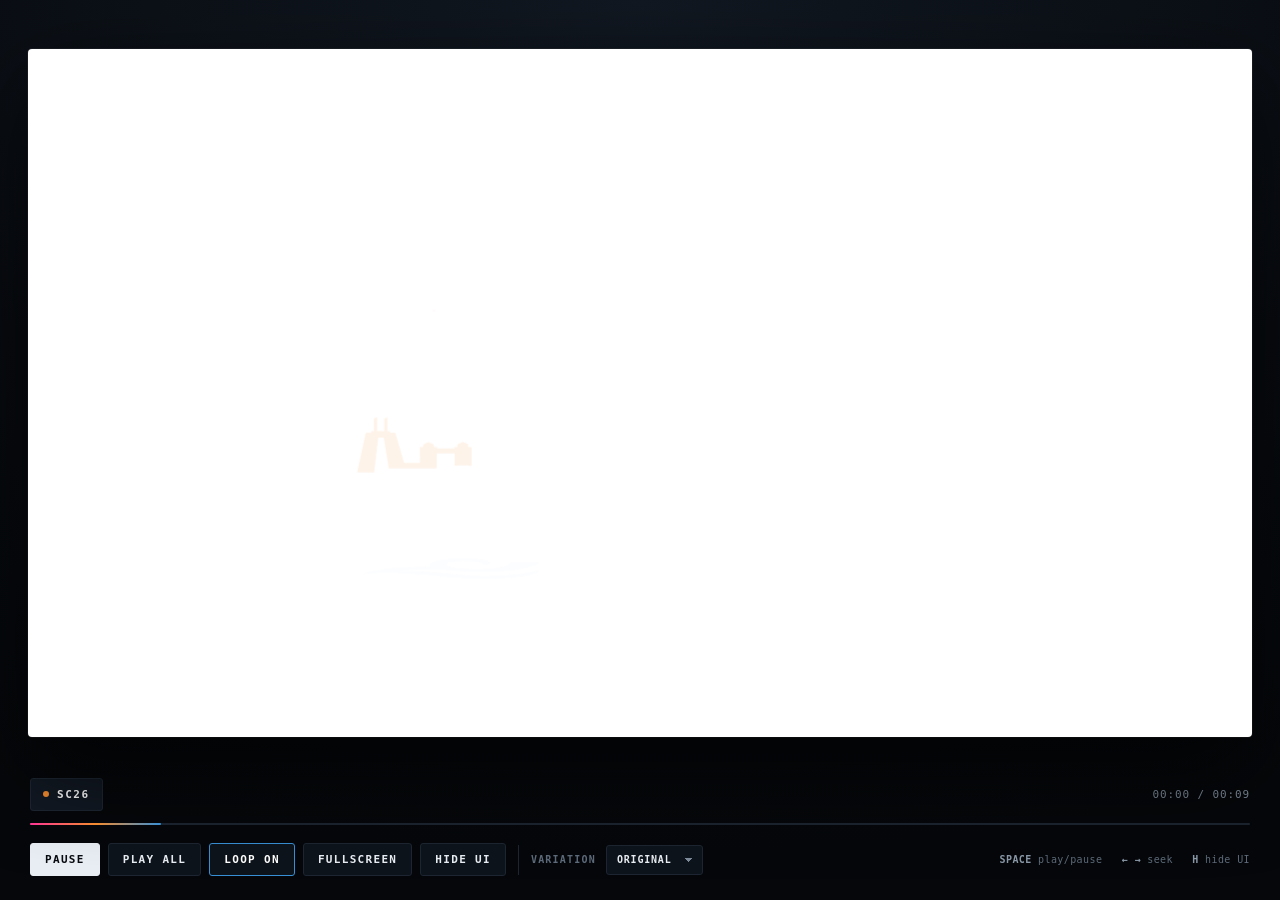
<file: logos/sc26.html>
<!doctype html>
<html lang="en">
<head>
<meta charset="utf-8">
<meta name="viewport" content="width=device-width, initial-scale=1">
<title>SC26 — Logo Animation</title>
<style>
:root{
  --bg:#080B10;--panel:#0E141B;--line:#1D2632;--text:#E9EEF4;--muted:#7D8A99;
  --accent:#FF3694;--blue:#3890D6;--orange:#F48C2F;--green:#7AA154;
}
*{box-sizing:border-box}
html,body{height:100%}
body{
  margin:0;overflow:hidden;color:var(--text);
  background:radial-gradient(125% 95% at 50% 0%,#111821 0%,#080B10 55%,#05070A 100%);
  font-family:-apple-system,BlinkMacSystemFont,"Segoe UI",Inter,Roboto,Helvetica,Arial,sans-serif;
}
#shell{height:100%;display:flex;flex-direction:column;min-height:0}
#stage-wrap{flex:1;display:flex;align-items:center;justify-content:center;padding:26px 28px 18px;min-height:0}
#stage-frame{
  position:relative;width:min(100%,calc((100vh - 190px)*16/9));aspect-ratio:16/9;
  background:#fff;border-radius:4px;overflow:hidden;cursor:pointer;
  box-shadow:0 34px 90px rgba(0,0,0,.65),0 0 0 1px rgba(255,255,255,.06);
}
#stage{display:block;width:100%;height:100%;background:transparent;position:relative;z-index:1}
#ui{flex:0 0 auto;padding:0 30px 24px;width:100%;max-width:1600px;margin:0 auto}
#topline{display:flex;align-items:center;justify-content:space-between;gap:20px;margin-bottom:12px}
#chapters{display:flex;gap:6px;flex-wrap:wrap}
.chapter{
  appearance:none;border:1px solid transparent;background:transparent;color:var(--muted);
  font:600 11px/1 ui-monospace,SFMono-Regular,Menlo,monospace;letter-spacing:.14em;
  padding:10px 12px;border-radius:3px;cursor:pointer;transition:color .2s,border-color .2s,background .2s;
}
.chapter:hover{color:var(--text);border-color:var(--line)}
.chapter.active{color:#fff;border-color:var(--line);background:#121923}
.chapter .dot{display:inline-block;width:6px;height:6px;border-radius:50%;margin-right:8px;vertical-align:1px;background:currentColor;opacity:.5}
.chapter[data-act="0"].active .dot{background:var(--accent);opacity:1}
.chapter[data-act="1"].active .dot{background:var(--orange);opacity:1}
.chapter[data-act="2"].active .dot{background:var(--blue);opacity:1}
.chapter[data-act="3"].active .dot{background:#BF2027;opacity:1}
.chapter[data-act="4"].active .dot{background:#3FBECF;opacity:1}
.chapter[data-act="5"].active .dot{background:#F37421;opacity:1}
.chapter[data-act="6"].active .dot{background:#DB3123;opacity:1}
.chapter[data-act="7"].active .dot{background:#C69214;opacity:1}
#time{font:500 11px/1 ui-monospace,SFMono-Regular,Menlo,monospace;color:var(--muted);letter-spacing:.08em;white-space:nowrap}
#track{height:2px;background:#1A222D;border-radius:2px;cursor:pointer;position:relative;margin-bottom:18px}
#progress{position:absolute;left:0;top:0;height:100%;width:0;background:linear-gradient(90deg,var(--accent),var(--orange) 50%,var(--blue));border-radius:2px}
#track .tick{position:absolute;top:-3px;width:1px;height:8px;background:#2A3543}
#controls{display:flex;align-items:center;gap:8px;flex-wrap:wrap}
.btn{
  appearance:none;border:1px solid var(--line);background:var(--panel);color:var(--text);
  font:600 11px/1 ui-monospace,SFMono-Regular,Menlo,monospace;letter-spacing:.12em;
  padding:10px 14px;border-radius:3px;cursor:pointer;transition:background .2s,border-color .2s,color .2s;
}
.btn:hover{background:#151D27;border-color:#2A3543}
.btn.primary{background:#E9EEF4;color:#080B10;border-color:#E9EEF4}
.btn.primary:hover{background:#fff}
.btn[aria-pressed="true"]{border-color:var(--blue);color:#fff}
#styles{display:flex;align-items:center;gap:8px;border-left:1px solid var(--line);padding-left:12px;margin-left:4px}
#styles-label{font:600 10px/1 ui-monospace,SFMono-Regular,Menlo,monospace;color:#5E6B7A;letter-spacing:.12em;margin-right:2px}
#variation-select{
  appearance:none;border:1px solid var(--line);background-color:var(--panel);color:var(--text);
  font:600 10px/1 ui-monospace,SFMono-Regular,Menlo,monospace;letter-spacing:.08em;
  padding:9px 30px 9px 10px;border-radius:3px;cursor:pointer;
  background-image:linear-gradient(45deg,transparent 50%,#7D8A99 50%),linear-gradient(135deg,#7D8A99 50%,transparent 50%);
  background-position:calc(100% - 13px) 50%,calc(100% - 9px) 50%;
  background-size:4px 4px,4px 4px;background-repeat:no-repeat;
}
#variation-select:hover{border-color:#2A3543}
#hint{margin-left:auto;color:#5E6B7A;font:500 10px/1.4 ui-monospace,SFMono-Regular,Menlo,monospace;letter-spacing:.04em;text-align:right}
#hint b{color:#8B99A8;font-weight:600}
body.clean #ui{display:none}
body.clean #stage-wrap{padding:0}
body.clean #stage-frame{width:min(100vw,calc(100vh*16/9));max-height:100vh;border-radius:0;box-shadow:none}
#stage-frame:fullscreen{width:100vw;height:100vh;max-width:none;max-height:none;aspect-ratio:auto;border-radius:0;box-shadow:none;background:#fff;cursor:default}
#stage-frame:fullscreen #stage{width:100%;height:100%}
@media (max-width:720px){
  #stage-wrap{padding:12px 12px 8px}
  #ui{padding:0 14px 14px}
  #hint{display:none}
  .chapter{padding:9px 8px;letter-spacing:.08em}
  .btn{padding:9px 10px}
}
</style>
</head>
<body>
<div id="shell">
  <div id="stage-wrap">
    <div id="stage-frame">
      <svg id="stage" viewBox="0 0 1920 1080" preserveAspectRatio="xMidYMid meet" role="img" aria-label="Animated logo study for SC26">
<defs>
          <clipPath id="esnet-word-clip" clipPathUnits="userSpaceOnUse">
            <rect id="esnet-word-clip-rect" x="741.8" y="388.2" width="0" height="303.6"/>
          </clipPath>
          <clipPath id="variation-iris" clipPathUnits="userSpaceOnUse"><circle id="variation-iris-circle" cx="960" cy="540" r="0"/></clipPath>
          <clipPath id="variation-scan" clipPathUnits="userSpaceOnUse"><rect id="variation-scan-rect" x="0" y="1080" width="1920" height="0"/></clipPath>
        </defs>
<g id="act-sc26">
          <g id="sc26-grid" stroke="#E1E7EE" stroke-width="1" opacity="0"></g>
          <g id="sc26-flow" opacity="0"></g>
          <g id="sc26-parallel" fill="none" stroke-linecap="round" opacity="0"></g>
          <g id="sc26-star-links" fill="none" stroke-linecap="round" opacity="0"></g>
          <g id="sc26-logo" transform="translate(500 350.5)">
            <g id="sc26-scale" transform="scale(5.2458)">
              <g id="sc26-svg">
<defs><style>#sc26-svg .cls-1{fill:#08213C}#sc26-svg .cls-2{fill:#3890d6}#sc26-svg .cls-3{fill:#f48c2f}#sc26-svg .cls-4{fill:#7aa154}#sc26-svg .cls-5{fill:#ff3694}</style></defs><g id="Layer_2-2" data-name="Layer 2"><g><g><path class="cls-1" d="M140.86,38.03c3.97-3,5.89-6.23,5.89-9.87,0-6.68-5.33-11.34-12.95-11.34-5.75,0-10.89,2.75-14.11,7.55l-.78,1.16,7.76,2.94.49-.75c1.48-2.28,3.77-3.59,6.29-3.59,2.8,0,5.07,1.76,5.07,3.93,0,1.45-.76,2.75-2.38,4.06l-15.95,12.59v7.62h26.47v-7.62h-14.61l8.82-6.68Z"></path><path class="cls-1" d="M162.92,28.84c-.39,0-.72,0-1.03.03l6.76-9.43-8.22-2.67-9.52,14.72c-2.14,3.28-3.38,5.95-3.38,9.89,0,5.68,4.88,11.71,13.92,11.71,8.2,0,13.92-5.11,13.92-12.44,0-6.73-5.36-11.81-12.46-11.81ZM167.38,40.81c0,3.02-2.65,5.48-5.91,5.48s-5.91-2.46-5.91-5.48,2.65-5.48,5.91-5.48,5.91,2.46,5.91,5.48Z"></path><path class="cls-1" d="M110.55,40.09l-.67.91c-1.91,2.58-4.87,4.06-8.12,4.06-4.36,0-8.17-2.99-9.5-7-.04-.14-.08-.28-.12-.41-.25-.87-.39-1.78-.39-2.72,0-5.49,4.59-10.13,10.02-10.13,3.27,0,6.11,1.5,7.99,4.23l.67.98,6.87-5.15-.73-.92c-3.66-4.6-8.92-7.13-14.81-7.13-9.13,0-16.53,6.07-18.26,14.38-1.63-.36-3.28-.56-4.8-.75-4.84-.61-7.12-1.1-7.12-2.99,0-1.63,1.77-3.27,5.71-3.27,2.13,0,3.93.51,5.68,1.65,1.23-2.45,2.94-4.61,5.03-6.37-2.92-1.76-6.4-2.65-10.4-2.65-8.35,0-14.64,4.71-14.64,10.95,0,8.64,8,9.71,13.85,10.5,4.45.6,7.18,1.06,7.18,3.05,0,2.7-3.44,3.7-6.65,3.74-3.19,0-6.4-1.48-8.83-4.05l-.76-.81-6.27,5.63.81.85c3.86,4.05,9.25,6.38,14.79,6.38,4.54,0,9.26-1.54,12.28-4.48,3.27,2.8,7.59,4.48,12.39,4.48,5.89,0,11.15-2.53,14.81-7.13l.74-.93-6.76-4.89Z"></path></g><g><path class="cls-5" d="M70.88,62.23c-.64.8-1.52,1.17-2.43,1.17-1.7,0-3.06-1.3-3.06-2.97s1.35-2.96,3.06-2.96c.91,0,1.79.37,2.43,1.17l-.87.65c-.36-.53-.92-.82-1.56-.82-1.03,0-1.95.86-1.95,1.97s.92,1.97,1.95,1.97c.64,0,1.21-.3,1.58-.79l.85.62Z"></path><path class="cls-5" d="M72.78,60.86h-.68v-1h.68v-2.28h1.05v2.28h2.6v-2.28h1.05v5.69h-1.05v-2.42h-2.6v2.42h-1.05v-2.42Z"></path><path class="cls-5" d="M79.73,57.59h1.05v5.69h-1.05v-5.69Z"></path><path class="cls-5" d="M88.12,62.23c-.64.8-1.52,1.17-2.43,1.17-1.7,0-3.06-1.3-3.06-2.97s1.35-2.96,3.06-2.96c.91,0,1.79.37,2.43,1.17l-.87.65c-.36-.53-.92-.82-1.56-.82-1.03,0-1.95.86-1.95,1.97s.92,1.97,1.95,1.97c.64,0,1.21-.3,1.58-.79l.85.62Z"></path><path class="cls-5" d="M91.28,58.53h-1.31v-.94h2.36l2.41,5.69h-1.13l-.44-1.07h-2.41l-.44,1.07h-1.12l2.08-4.75ZM92.8,61.27l-.82-2.04-.83,2.04h1.66Z"></path><path class="cls-5" d="M98.92,57.47c.91,0,1.79.37,2.43,1.17l-.87.65c-.36-.53-.92-.82-1.56-.82-1.03,0-1.95.86-1.95,1.97s.92,1.97,1.95,1.97c.94,0,1.7-.57,1.93-1.54h-1.94v-1h3.07v.75c0,.93-.84,2.78-3.06,2.78-1.7,0-3.06-1.3-3.06-2.97s1.35-2.96,3.06-2.96Z"></path><path class="cls-5" d="M106.45,57.47c1.7,0,3.06,1.3,3.06,2.96s-1.35,2.97-3.06,2.97-3.06-1.3-3.06-2.97,1.35-2.96,3.06-2.96ZM106.45,62.41c1.02,0,1.95-.86,1.95-1.97s-.92-1.97-1.95-1.97-1.95.86-1.95,1.97.92,1.97,1.95,1.97Z"></path></g><g><path class="cls-5" d="M121.11,59.8v3.49h-1.05v-5.81l3.67,3.61v-3.49h1.05v5.81l-3.67-3.61Z"></path><path class="cls-5" d="M129.62,57.47c1.7,0,3.06,1.3,3.06,2.96s-1.35,2.97-3.06,2.97-3.06-1.3-3.06-2.97,1.35-2.96,3.06-2.96ZM129.62,62.41c1.02,0,1.95-.86,1.95-1.97s-.92-1.97-1.95-1.97-1.95.86-1.95,1.97.92,1.97,1.95,1.97Z"></path><path class="cls-5" d="M133.8,57.59h1.13l1.39,3.48,1.39-3.48h1.13l-2.52,5.81-2.52-5.81Z"></path><path class="cls-5" d="M143.92,59.14l-.76.52v-1.1l1.81-1.09v5.81h-1.05v-4.14Z"></path><path class="cls-5" d="M147.41,57.59h3.36v.94h-2.44l-.14,1.04c.24-.17.57-.27,1.02-.27.92,0,1.92.68,1.92,1.98,0,.99-.71,2.12-2.27,2.12-.8,0-1.41-.2-2.09-.8l.83-.71c.28.34.73.56,1.28.56.7,0,1.21-.54,1.2-1.16,0-.63-.49-1.11-1.12-1.11-.48,0-.81.19-1.03.46h-.82l.3-3.06Z"></path><path class="cls-5" d="M152.27,59.99h4.53v.78h-4.53v-.78Z"></path><path class="cls-5" d="M157.98,62.24l2.71-2.14c.34-.27.49-.55.49-.86,0-.51-.5-.88-1.08-.88-.53,0-.98.28-1.26.72l-.98-.37c.5-.74,1.31-1.23,2.3-1.23,1.31,0,2.07.82,2.07,1.79,0,.61-.35,1.12-.95,1.57l-1.98,1.5v.02h2.91v.94h-4.23v-1.04Z"></path><path class="cls-5" d="M166.38,57.47c1.7,0,3.06,1.3,3.06,2.96s-1.35,2.97-3.06,2.97-3.06-1.3-3.06-2.97,1.35-2.96,3.06-2.96ZM166.38,62.41c1.02,0,1.95-.86,1.95-1.97s-.92-1.97-1.95-1.97-1.95.86-1.95,1.97.92,1.97,1.95,1.97Z"></path></g><g><polygon class="cls-5" points="23.6 6.6 25.04 1.56 26.48 6.6 31.57 5.32 27.92 9.09 31.57 12.86 26.48 11.59 25.04 16.63 23.6 11.59 18.52 12.86 22.16 9.09 18.52 5.32 23.6 6.6"></polygon><path class="cls-4" d="M21.67,45.03h-9.22s-.03,3.4-.03,3.4l-11.32-.03-1.09,12.97c8.84-10.76,19.59-10.07,19.59-10.07,0,0-.08-3.47,2.07-6.27Z"></path><polygon class="cls-2" points="46.14 17.49 47.36 13.2 48.59 17.49 52.91 16.4 49.81 19.61 52.91 22.81 48.59 21.72 47.36 26.01 46.14 21.72 41.81 22.81 44.91 19.61 41.81 16.4 46.14 17.49"></polygon><polygon class="cls-2" points="42.41 7.86 43.2 5.07 44 7.86 46.81 7.16 44.79 9.24 46.81 11.32 44 10.62 43.2 13.4 42.41 10.62 39.6 11.32 41.61 9.24 39.6 7.16 42.41 7.86"></polygon><polygon class="cls-2" points="36.28 14.34 36.98 11.87 37.69 14.34 40.17 13.72 38.39 15.56 40.17 17.4 37.69 16.78 36.98 19.24 36.28 16.78 33.79 17.4 35.58 15.56 33.79 13.72 36.28 14.34"></polygon><path class="cls-3" d="M35.9,24.15c0-.06-.05-.11-.11-.11h-.74c-.06.01-.11-.04-.11-.1v-2.03s-.03-.07-.06-.09l-1.46-1.8s-.1-.03-.13,0l-1.5,1.9v1.96c.01.09-.06.16-.15.17h-.55c-.09,0-.16.08-.16.17v.82c-.01.06-.06.11-.12.11l-4.67.04c-.06,0-.11-.05-.11-.11v-.86c-.01-.09-.08-.16-.18-.16h-.63c-.09,0-.16-.07-.17-.16v-1.94s-.02-.06-.05-.08l-1.45-1.85s-.1-.03-.15,0l-1.39,1.85s-.04.05-.04.08v1.98c0,.05-.04.1-.09.1h-.69c-.09,0-.16.08-.16.17l.03,12.58h-4.54s-2.57-24.24-2.57-24.24c0-.04-.03-.08-.07-.09h-1.37s-.11-1.15-.11-1.15h-.69s0-11.3,0-11.3l-.92,1.09v10.22h-2.05s0-11.31,0-11.31l-.92,1.09v10.23h-.79s-.07,1.16-.1,1.16l-1.36.02c-.06,0-.11.05-.11.1l-2.48,31.84h4.92s1.17-27.98,1.17-27.98h1.56s1.49,24.63,1.49,24.63h13.78s.01-11.88.01-11.88c0-.06.05-.11.11-.11l4.88-.03c.06,0,.11.05.11.11v9.74c0,.07.06.12.13.11.57-.07,1.46-.18,2.05-.18,1.02,0,1.6.06,2.58.27.07.01.13-.04.13-.11v-14.88Z"></path><path class="cls-4" d="M54.78,26.87l-3.53-.96-1.01,3.15-10.77-.02v11.45c1.37.41,3.94,2.03,5.03,3.78.05.08.1.06.1-.01v-10.54s5.5,0,5.5,0v11.26l4.68-.02v-18.08Z"></path><path class="cls-2" d="M55.48,58.69c-1.4,3.04-4.22,5.81-7.21,7.32-2.99,1.51-5.61,2.21-9.74,2.05-4.52-.18-10.7-4.7-16.57-6.48-2.48-.75-5.24-.8-7.68.06,2.58-2.09,5.99-2.76,9.31-2.8,2.4-.03,6.42,1.33,7.56,1.76,2.48,1.12,5.16,1.7,7.95,1.68,8.83-.07,15.58-6.6,16.13-13.61l-8.27.02s0,.01,0,.02c.04,1.8-.84,8.72-7.86,9.23-5.99.43-11.43-2.44-10.15-7.66,1.14-4.66,10.3-6.06,10.56,2.24,2.9-1.11,2.88-7.54-2.89-9.35-9.58-3.01-14.7,7.14-12.28,11.64-4.02-.68-8.59.3-11.96,2.6-3.37,2.3-6.4,4.54-7.88,8.33,3.24-2.26,7.89-2.11,11.79-1.44,3.89.67,7.51,2.46,10.88,4.52,3.16,1.93,6.65,3,10.58,3.38,4.96.48,17.72-2.1,17.72-13.5Z"></path></g></g></g>
              </g>
            </g>
          </g>
        </g>
<g id="variation-overlay" opacity="0">
          <line id="variation-scan-glow" x1="0" y1="0" x2="1920" y2="0" stroke="#5EB2D7" stroke-width="18" opacity="0.22"/>
          <line id="variation-scan-line" x1="0" y1="0" x2="1920" y2="0" stroke="#E9FBFF" stroke-width="2.4" opacity="0.95"/>
        </g>
</svg>
    </div>
  </div>
  <div id="ui">
    <div id="topline">
      <div id="chapters">
        <button class="chapter" data-act="1"><span class="dot"></span>SC26</button>
      </div>
      <div id="time">00:00 / 00:09</div>
    </div>
    <div id="track"><div id="progress"></div></div>
    <div id="controls">
      <button class="btn primary" id="play">PAUSE</button>
      <button class="btn" id="playall">PLAY ALL</button>
      <button class="btn" id="loop" aria-pressed="true">LOOP ON</button>
      <button class="btn" id="fullscreen">FULLSCREEN</button>
      <button class="btn" id="clean">HIDE UI</button>
      <div id="styles" role="group" aria-label="Logo variation">
        <label id="styles-label" for="variation-select">VARIATION</label>
        <select id="variation-select"></select>
      </div>
      <div id="hint"><b>SPACE</b> play/pause &nbsp; <b>← →</b> seek &nbsp; <b>H</b> hide UI</div>
    </div>
  </div>
</div>
<script>
const NS="http://www.w3.org/2000/svg";
const stage=document.getElementById("stage");
const clamp=(v,a=0,b=1)=>Math.max(a,Math.min(b,v));
const lerp=(a,b,t)=>a+(b-a)*t;
const smooth=t=>{t=clamp(t);return t*t*(3-2*t)};
const easeOut=t=>1-Math.pow(1-clamp(t),3);
const easeInOut=t=>{t=clamp(t);return t<.5?4*t*t*t:1-Math.pow(-2*t+2,3)/2};
const easeOutBack=t=>{t=clamp(t);const c=1.45;return 1+(c+1)*Math.pow(t-1,3)+c*Math.pow(t-1,2)};
const phase=(u,a,b)=>clamp((u-a)/(b-a));
const ellipseLen=(rx,ry)=>Math.PI*(3*(rx+ry)-Math.sqrt((3*rx+ry)*(rx+3*ry)));
const el=(tag,attrs={},parent)=>{const e=document.createElementNS(NS,tag);for(const[k,v]of Object.entries(attrs))e.setAttribute(k,v);if(parent)parent.appendChild(e);return e};
const setOp=(e,v)=>e.setAttribute("opacity",clamp(v).toFixed(4));
const setFillOp=(e,v)=>e.setAttribute("fill-opacity",clamp(v).toFixed(4));
const setDash=(e,L,p)=>{e.style.strokeDasharray=String(L);e.style.strokeDashoffset=String(L*(1-clamp(p)))};
const setTransform=(e,x=0,y=0,sx=1,sy=1,rot=0,cx=0,cy=0)=>{
  e.setAttribute("transform",`translate(${x.toFixed(3)} ${y.toFixed(3)}) translate(${cx.toFixed(3)} ${cy.toFixed(3)}) rotate(${rot.toFixed(3)}) scale(${sx.toFixed(4)} ${sy.toFixed(4)}) translate(${(-cx).toFixed(3)} ${(-cy).toFixed(3)})`);
};
const scinet={};
const sc26={};
const esnet={};
const ESNET_STYLE_NAMES=["TRACE","PRINT","BLUEPRINT","ORBIT","TYPE","REGISTER","CONSTELLATION","IRIS","SPIN","SLICE"];
const VARIATION_NAMES={
  scinet:["ORIGINAL","APERTURE","KINETIC","SCANLINE"],
  sc26:["ORIGINAL","APERTURE","KINETIC","SCANLINE"],
  esnet:ESNET_STYLE_NAMES,
  inmon:["ORIGINAL","APERTURE","KINETIC","SCANLINE"],
  nrp:["ORIGINAL","APERTURE","KINETIC","SCANLINE"],
  caltech:["ORIGINAL","APERTURE","KINETIC","SCANLINE"],
  internet2:["ORIGINAL","APERTURE","KINETIC","SCANLINE"],
  sdsc:["ORIGINAL","APERTURE","KINETIC","SCANLINE"]
};
const variationByAct={scinet:0,sc26:0,esnet:0,inmon:0,nrp:0,caltech:0,internet2:0,sdsc:0};
const variation={};
let variationActIndex=-1;
let esnetStyle=0;
const ESNET_VARIANT=(location.hash.match(/[?&#]v=([a-z]+)/)||[])[1]||"scinet";
function setupScinet(){
  const svg=document.getElementById("scinet-svg");
  scinet.netGroup=document.getElementById("scinet-net-paths");
  scinet.netPaths=[...document.querySelectorAll("#scinet-net-paths .net-path")];
  scinet.nodeGroup=document.getElementById("scinet-nodes");
  scinet.pulseGroup=document.getElementById("scinet-pulses");
  scinet.ring1=document.getElementById("scinet-ring-1");
  scinet.ring2=document.getElementById("scinet-ring-2");
  scinet.black=svg.querySelector("path:not([class])");
  scinet.blue=[...svg.querySelectorAll(".cls-1")];
  scinet.star=svg.querySelector("polygon.cls-2");
  scinet.ghosts=[];
  const parts=[scinet.black,...scinet.blue,scinet.star];
  for(const source of parts){
    let ghost;
    if(source.tagName.toLowerCase()==="rect"){
      const x=source.getAttribute("x"),y=source.getAttribute("y"),w=source.getAttribute("width"),h=source.getAttribute("height");
      ghost=el("path",{d:`M${x},${y}h${w}v${h}h-${w}z`});
    }else{
      ghost=source.cloneNode(false);
      ghost.removeAttribute("class");
    }
    const color=getComputedStyle(source).fill;
    ghost.setAttribute("fill","none");
    ghost.setAttribute("stroke",color);
    ghost.setAttribute("stroke-width","0.32");
    ghost.setAttribute("stroke-linecap","round");
    ghost.setAttribute("stroke-linejoin","round");
    ghost.setAttribute("opacity","0");
    source.parentNode.insertBefore(ghost,source.nextSibling);
    const L=ghost.getTotalLength?ghost.getTotalLength():100;
    scinet.ghosts.push({el:ghost,L,source,isStar:source===scinet.star,isBlue:scinet.blue.includes(source)});
  }
  for(const e of [scinet.black,...scinet.blue,scinet.star])setFillOp(e,0);
  scinet.net=scinet.netPaths.map((p,i)=>({el:p,L:p.getTotalLength(),offset:(i*0.137)%1,speed:0.8+(i%3)*0.12}));
  scinet.nodes=[[949,453,0.00],[760,630,0.05],[820,670,0.10],[1080,470,0.08],[1240,620,0.12],[1120,660,0.15],[700,520,0.18]].map(([x,y,delay])=>{
    const c=el("circle",{cx:x,cy:y,r:4,fill:"#ffffff",stroke:"#3890d6","stroke-width":2.2,opacity:0},scinet.nodeGroup);
    return {el:c,x,y,delay};
  });
  scinet.pulses=[];
  scinet.net.forEach((n,i)=>{
    for(let k=0;k<2;k++){
      const c=el("circle",{r:k===0?3.2:2.4,fill:k===0?"#ff3694":"#3890d6",opacity:0},scinet.pulseGroup);
      scinet.pulses.push({el:c,path:n.el,L:n.L,offset:(i*0.19+k*0.53)%1,speed:0.9+(i%4)*0.1});
    }
  });
}
function renderScinet(u){
  const netOp=Math.max(smooth(phase(u,0.06,0.30))*(1-smooth(phase(u,0.34,0.40))),smooth(phase(u,0.62,0.72))*(1-smooth(phase(u,0.88,0.94))));
  setOp(scinet.netGroup,netOp*0.85);
  const drawP=u<0.5?phase(u,0.06,0.28):1-phase(u,0.78,0.92);
  for(const n of scinet.net)setDash(n.el,n.L,drawP);
  const pulseA=smooth(phase(u,0.06,0.12))*(1-smooth(phase(u,0.34,0.40)))+smooth(phase(u,0.64,0.70))*(1-smooth(phase(u,0.88,0.94)));
  for(const p of scinet.pulses){
    const t=(u*p.speed+p.offset)%1;
    const pt=p.path.getPointAtLength(t*p.L);
    p.el.setAttribute("cx",pt.x.toFixed(2));
    p.el.setAttribute("cy",pt.y.toFixed(2));
    setOp(p.el,pulseA*(0.25+0.75*Math.sin(t*Math.PI)));
  }
  for(const n of scinet.nodes){
    const p=phase(u,0.10+n.delay,0.22+n.delay);
    n.el.setAttribute("r",(4*easeOutBack(p)).toFixed(2));
    setOp(n.el,p*(1-smooth(phase(u,0.34,0.40)))+smooth(phase(u,0.64,0.70))*(1-smooth(phase(u,0.86,0.92))));
  }
  const convP=easeOut(phase(u,0.08,0.30));
  const convRev=smooth(phase(u,0.62,0.72))*(1-smooth(phase(u,0.82,0.90)));
  const convOp=Math.max(smooth(phase(u,0.08,0.14))*(1-smooth(phase(u,0.26,0.34)))*0.42,convRev*0.40);
  scinet.ring1.setAttribute("r",(320-250*convP+180*convRev).toFixed(1));
  scinet.ring2.setAttribute("r",(280-210*convP+150*convRev).toFixed(1));
  setOp(scinet.ring1,convOp);
  setOp(scinet.ring2,convOp*0.8);
  const ghostP=u<0.5?phase(u,0.26,0.40):1-phase(u,0.70,0.88);
  const ghostOp=smooth(phase(u,0.24,0.30))*(1-smooth(phase(u,0.38,0.42)))+smooth(phase(u,0.58,0.62))*(1-smooth(phase(u,0.84,0.90)));
  const starGhostOp=smooth(phase(u,0.10,0.16))*(1-smooth(phase(u,0.22,0.30)))+smooth(phase(u,0.60,0.66))*(1-smooth(phase(u,0.80,0.88)));
  for(const g of scinet.ghosts){
    setDash(g.el,g.L,ghostP);
    setOp(g.el,g.isStar?starGhostOp:ghostOp);
  }
  const fillOp=Math.min(smooth(phase(u,0.36,0.42)),1-smooth(phase(u,0.58,0.64)));
  for(const e of [scinet.black,...scinet.blue])setFillOp(e,fillOp);
  const starOp=smooth(phase(u,0.10,0.18))*(1-smooth(phase(u,0.62,0.72)));
  setFillOp(scinet.star,starOp);
  const starIn=smooth(phase(u,0.12,0.26));
  const starOut=smooth(phase(u,0.60,0.78));
  const starS=(0.2+0.8*easeOutBack(starIn))*(1+0.6*starOut);
  const starRot=lerp(-35,0,easeOut(starIn))+starOut*60;
  const starY=-6*starOut;
  const starT={x:0,y:starY,sx:starS,sy:starS,rot:starRot,cx:59.5,cy:6.3};
  setTransform(scinet.star,starT.x,starT.y,starT.sx,starT.sy,starT.rot,starT.cx,starT.cy);
  const split=smooth(phase(u,0.64,0.86));
  const scShift=-3.5*split;
  const inetShift=3.5*split;
  for(const g of scinet.ghosts){
    if(g.isStar){
      setTransform(g.el,starT.x,starT.y,starT.sx,starT.sy,starT.rot,starT.cx,starT.cy);
    }else if(g.isBlue){
      setTransform(g.el,inetShift,-0.5*split);
    }else{
      setTransform(g.el,scShift,0);
    }
  }
  setTransform(scinet.black,scShift,0);
  for(const e of scinet.blue)setTransform(e,inetShift,-0.5*split);
  const assemble=smooth(phase(u,0.30,0.40));
  const reverse=smooth(phase(u,0.60,0.72));
  const logoY=lerp(12,0,easeOut(assemble))-26*reverse;
  const logoScale=lerp(1.045,1,easeOut(assemble))*(1+0.02*reverse);
  document.getElementById("scinet-logo").setAttribute("transform",`translate(480 ${(403.7+logoY).toFixed(2)})`);
  document.getElementById("scinet-scale").setAttribute("transform",`scale(${(7.8785*logoScale).toFixed(4)})`);
  setOp(document.getElementById("scinet-logo"),1-smooth(phase(u,0.80,0.92)));
}
function setupSC26(){
  const svg=document.getElementById("sc26-svg");
  const all=[...svg.querySelectorAll("path, polygon")];
  sc26.word=all.filter(e=>e.classList.contains("cls-1"));
  sc26.hpc=all.filter(e=>e.classList.contains("cls-5")&&e.tagName.toLowerCase()==="path");
  sc26.magentaStar=all.find(e=>e.classList.contains("cls-5")&&e.tagName.toLowerCase()==="polygon");
  sc26.river=all.find(e=>e.classList.contains("cls-2")&&e.tagName.toLowerCase()==="path");
  sc26.blueStars=all.filter(e=>e.classList.contains("cls-2")&&e.tagName.toLowerCase()==="polygon");
  sc26.green=all.filter(e=>e.classList.contains("cls-4"));
  sc26.orange=all.find(e=>e.classList.contains("cls-3"));
  sc26.elements=all;
  for(const e of all){e._bbox=e.getBBox();e.setAttribute("opacity","0")}
  sc26.starCenters=[sc26.magentaStar,...sc26.blueStars].map(e=>{
    const b=e._bbox;
    return {x:500+(b.x+b.width/2)*5.2458,y:350.5+(b.y+b.height/2)*5.2458};
  });
  sc26.linksGroup=document.getElementById("sc26-star-links");
  sc26.links=[];
  for(const[a,b]of [[0,1],[0,2],[0,3],[1,2],[2,3]]){
    const A=sc26.starCenters[a],B=sc26.starCenters[b];
    const path=el("path",{d:`M${A.x.toFixed(2)} ${A.y.toFixed(2)} L${B.x.toFixed(2)} ${B.y.toFixed(2)}`,stroke:a===0?"#ff3694":"#3890d6","stroke-width":1.4,opacity:0},sc26.linksGroup);
    const L=path.getTotalLength();
    path.style.strokeDasharray=String(L);
    path.style.strokeDashoffset=String(L);
    sc26.links.push({el:path,L});
  }
  sc26.parallelGroup=document.getElementById("sc26-parallel");
  sc26.parallel=[];
  const bars=[
    {y:548,x:690,len:240,c:"#7aa154"},{y:566,x:720,len:300,c:"#f48c2f"},
    {y:584,x:670,len:210,c:"#3890d6"},{y:602,x:740,len:280,c:"#7aa154"},
    {y:620,x:700,len:260,c:"#f48c2f"},{y:638,x:660,len:190,c:"#3890d6"},
    {y:656,x:730,len:300,c:"#7aa154"},{y:674,x:680,len:220,c:"#f48c2f"}
  ];
  for(const b of bars)sc26.parallel.push({el:el("line",{x1:b.x,y1:b.y,x2:b.x,y2:b.y,stroke:b.c,"stroke-width":3,opacity:0},sc26.parallelGroup),...b});
  sc26.gridGroup=document.getElementById("sc26-grid");
  sc26.grid=[];
  const xs=[500,560,620,680,760,820,880,960,1040,1120,1200,1300,1400,1440];
  for(const x of xs)sc26.grid.push({el:el("line",{x1:x,y1:790,x2:x,y2:790,stroke:"#E1E7EE","stroke-width":1,opacity:0},sc26.gridGroup),x,len:470});
  for(const y of [760,715])sc26.grid.push({el:el("line",{x1:470,y1:y,x2:470,y2:y,stroke:"#DCE3EA","stroke-width":1,opacity:0},sc26.gridGroup),y,len:500});
  sc26.flowGroup=document.getElementById("sc26-flow");
  sc26.flow=[];
  const flowDefs=[
    {x:760,y:610,len:160,c:"#7aa154"},{x:820,y:640,len:220,c:"#f48c2f"},
    {x:780,y:670,len:180,c:"#3890d6"},{x:900,y:600,len:140,c:"#7aa154"},
    {x:980,y:635,len:200,c:"#3890d6"},{x:1040,y:665,len:150,c:"#f48c2f"},
    {x:620,y:700,len:120,c:"#3890d6"},{x:1120,y:690,len:160,c:"#7aa154"}
  ];
  for(const f of flowDefs)sc26.flow.push({el:el("line",{x1:f.x,y1:f.y,x2:f.x,y2:f.y,stroke:f.c,"stroke-width":2.2,"stroke-linecap":"round",opacity:0},sc26.flowGroup),...f});
}
function renderSC26(u){
  const gridOp=smooth(phase(u,0.06,0.14))*(1-smooth(phase(u,0.30,0.38)))+smooth(phase(u,0.60,0.68))*(1-smooth(phase(u,0.86,0.92)));
  setOp(sc26.gridGroup,gridOp*0.9);
  const gridDraw=u<0.5?phase(u,0.06,0.28):1-phase(u,0.80,0.92);
  for(const g of sc26.grid){
    if(g.x!==undefined)g.el.setAttribute("y2",(790-g.len*gridDraw).toFixed(2));
    else g.el.setAttribute("x2",(470+g.len*gridDraw).toFixed(2));
  }
  const rise=[[sc26.orange,0.10,0.26],[sc26.green[0],0.13,0.29],[sc26.green[1],0.16,0.32],[sc26.river,0.12,0.30]];
  for(const[e,a,b]of rise){
    const p=easeOutBack(phase(u,a,b));
    const q=smooth(phase(u,0.64,0.82));
    const bb=e._bbox;
    const yOff=(1-p)*14+q*10;
    const sy=lerp(0.2,1,p)*(1-0.15*q);
    const sx=1+0.05*q;
    setTransform(e,0,yOff,sx,sy,0,bb.x+bb.width/2,bb.y+bb.height);
    setOp(e,smooth(phase(u,a-0.03,b)));
  }
  const stars=[sc26.magentaStar,...sc26.blueStars];
  stars.forEach((e,i)=>{
    const p=easeOutBack(phase(u,0.12+i*0.02,0.26+i*0.02));
    const q=smooth(phase(u,0.62+i*0.01,0.78+i*0.01));
    const bb=e._bbox;
    const cx=bb.x+bb.width/2,cy=bb.y+bb.height/2;
    const s=lerp(0.1,1,p)*(1+0.6*q);
    const rot=(i%2?-1:1)*25*q;
    setTransform(e,0,-2*q,s,s,rot,cx,cy);
    setOp(e,smooth(phase(u,0.10+i*0.02,0.18+i*0.02)));
  });
  sc26.word.forEach((e,i)=>{
    const p=easeOutBack(phase(u,0.24+i*0.03,0.34+i*0.03));
    const q=smooth(phase(u,0.60,0.74));
    const bb=e._bbox;
    setTransform(e,0,(1-p)*8-q*6,1+q*0.04,lerp(0.4,1,p),0,bb.x+bb.width/2,bb.y+bb.height);
    setOp(e,smooth(phase(u,0.22+i*0.03,0.30+i*0.03)));
  });
  sc26.hpc.forEach((e,i)=>{
    const p=easeOut(phase(u,0.25+i*0.0032,0.33+i*0.0032));
    const q=smooth(phase(u,0.60,0.76));
    const bb=e._bbox;
    const dx=q*(i%2?2:-2);
    const dy=(1-p)*4-q*3;
    setTransform(e,dx,dy,1+q*0.06,lerp(0.5,1,p),0,bb.x+bb.width/2,bb.y+bb.height);
    setOp(e,smooth(phase(u,0.23+i*0.0032,0.31+i*0.0032)));
  });
  const flowOp=smooth(phase(u,0.64,0.72))*(1-smooth(phase(u,0.86,0.94)));
  setOp(sc26.flowGroup,flowOp);
  sc26.flow.forEach((f,i)=>{
    const p=smooth(phase(u,0.66+i*0.01,0.78+i*0.01));
    f.el.setAttribute("x2",(f.x+f.len*p).toFixed(2));
    f.el.setAttribute("opacity",(0.7*flowOp).toFixed(3));
  });
  const parOp=smooth(phase(u,0.64,0.72))*(1-smooth(phase(u,0.86,0.94)));
  setOp(sc26.parallelGroup,parOp*0.8);
  sc26.parallel.forEach((b,i)=>{
    const p=smooth(phase(u,0.66+i*0.008,0.78+i*0.008));
    b.el.setAttribute("x2",(b.x+b.len*p).toFixed(2));
    b.el.setAttribute("opacity",(0.85*parOp).toFixed(3));
  });
  setOp(sc26.linksGroup,parOp);
  sc26.links.forEach((l,i)=>{
    const p=smooth(phase(u,0.66+i*0.01,0.80+i*0.01));
    l.el.style.strokeDashoffset=String(l.L*(1-p));
    l.el.setAttribute("opacity",(0.7*parOp).toFixed(3));
  });
  const assemble=smooth(phase(u,0.30,0.40));
  const reverse=smooth(phase(u,0.60,0.72));
  const logoY=lerp(10,0,easeOut(assemble))-20*reverse;
  const logoScale=lerp(1.04,1,easeOut(assemble))*(1+0.02*reverse);
  document.getElementById("sc26-logo").setAttribute("transform",`translate(500 ${(350.5+logoY).toFixed(2)})`);
  document.getElementById("sc26-scale").setAttribute("transform",`scale(${(5.2458*logoScale).toFixed(4)})`);
  setOp(document.getElementById("sc26-logo"),1-smooth(phase(u,0.82,0.94)));
}
function setupESnet(){
  esnet.center={x:551.6,y:540};
  esnet.grayWrap=document.getElementById("esnet-gray-wrap");
  esnet.gray=document.getElementById("esnet-gray");
  esnet.blue=document.getElementById("esnet-blue");
  esnet.light=document.getElementById("esnet-light");
  esnet.white=document.getElementById("esnet-white");
  esnet.blueGhost=document.getElementById("esnet-blue-ghost");
  esnet.lightGhost=document.getElementById("esnet-light-ghost");
  esnet.wordRect=document.getElementById("esnet-word-rect");
  esnet.netGroup=document.getElementById("esnet-net");
  esnet.netPaths=[...document.querySelectorAll("#esnet-net .esnet-net-path")];
  esnet.netLens=esnet.netPaths.map(p=>p.getTotalLength());
  esnet.blueGhostLen=esnet.blueGhost.getTotalLength();
  esnet.lightGhostLen=esnet.lightGhost.getTotalLength();
  esnet.gray.setAttribute("opacity","1");
  esnet.blueGroup=document.getElementById("esnet-blue-group");
  esnet.globeRect=document.getElementById("esnet-globe-rect");
  esnet.wipeRect=document.getElementById("esnet-blue-wipe-rect");
  esnet.radialCircle=document.getElementById("esnet-blue-radial-circle");
  esnet.scanLine=document.getElementById("esnet-wipe-scan");
  esnet.gridGroup=document.getElementById("esnet-grid");
  esnet.grid=[];
  for(let i=0;i<9;i++){const x=430+i*32;esnet.grid.push({el:el("line",{x1:x,y1:380,x2:x,y2:700,stroke:"#DCE3EA","stroke-width":0.8},esnet.gridGroup),kind:"v",L:320})}
  for(let j=0;j<11;j++){const y=390+j*30;esnet.grid.push({el:el("line",{x1:390,y1:y,x2:710,y2:y,stroke:"#DCE3EA","stroke-width":0.8},esnet.gridGroup),kind:"h",L:320})}
  esnet.orbitsGroup=document.getElementById("esnet-orbits");
  esnet.orbitsGroup.setAttribute("transform","translate(551.6 540)");
  esnet.orbits=[];
  for(const d of [{rx:220,ry:100,ang:-25},{rx:260,ry:120,ang:30},{rx:300,ry:80,ang:70}]){
    const e=el("ellipse",{cx:0,cy:0,rx:d.rx,ry:d.ry,fill:"none",stroke:"#3890d6","stroke-width":1.2,transform:`rotate(${d.ang})`},esnet.orbitsGroup);
    const L=Math.PI*(3*(d.rx+d.ry)-Math.sqrt((3*d.rx+d.ry)*(d.rx+3*d.ry)));
    e.style.strokeDasharray=String(L);e.style.strokeDashoffset=String(L);
    esnet.orbits.push({el:e,...d,L});
  }
  esnet.lastGray=0;esnet.lastNet=0;esnet.lastBlue=0;esnet.lastLight=0;esnet.lastWord=0;
  esnet.sparklesGroup=document.getElementById("esnet-sparkles");
  esnet.sparkles=[];
  const starD="M0 -12 C2 -3 3 -2 12 0 C3 2 2 3 0 12 C-2 3 -3 2 -12 0 C-3 -2 -2 -3 0 -12 Z";
  const positions=[[356,360],[704,382],[760,566],[666,704],[470,724],[330,562]];
  for(let i=0;i<positions.length;i++){
    const [x,y]=positions[i];
    const g=el("g",{},esnet.sparklesGroup);
    el("path",{d:starD,fill:i%2?"#5EB2D7":"#ffffff",opacity:1},g);
    g.setAttribute("transform",`translate(${x} ${y})`);
    setOp(g,0);
    esnet.sparkles.push({el:g,x,y,phase:i/positions.length});
  }
  esnet.weave=[];
  const weavePos=[[598.2,485.9],[470.9,555.7],[655.7,606.8]];
  for(let i=0;i<weavePos.length;i++){
    const [x,y]=weavePos[i];
    const g=el("g",{},esnet.sparklesGroup);
    el("path",{d:starD,fill:i===1?"#ffffff":"#5EB2D7",opacity:1},g);
    g.setAttribute("transform",`translate(${x} ${y})`);
    setOp(g,0);
    esnet.weave.push({el:g,x,y});
  }
  esnet.pulses=[];
  for(let i=0;i<4;i++){
    const c=el("circle",{r:3.2,fill:i%2?"#ffffff":"#5EB2D7",stroke:i%2?"#5EB2D7":"#ffffff","stroke-width":1.5,opacity:0},esnet.sparklesGroup);
    esnet.pulses.push({el:c,theta:i*Math.PI/2,radius:190+(i%2)*22,speed:0.55+(i%3)*0.12});
  }
  esnet.motion=document.getElementById("esnet-motion");
  esnet.official=document.getElementById("esnet-official");
  esnet.platesGroup=document.getElementById("esnet-plates");
  esnet.slicesGroup=document.getElementById("esnet-slices");
  esnet.sliceGuide=document.getElementById("esnet-slice-guide");
  esnet.plateInners=[...document.querySelectorAll(".esnet-plate-inner")];
  esnet.sliceInners=[...document.querySelectorAll(".esnet-slice-inner")];
  esnet.constGroup=document.getElementById("esnet-constellation");
  esnet.irisGroup=document.getElementById("esnet-iris-guide");
  esnet.irisCircle=document.getElementById("esnet-iris-circle");
  esnet.spinGroup=document.getElementById("esnet-spin-guide");
  esnet.registerGroup=document.getElementById("esnet-register");
  esnet.constNodes=[];esnet.constLinks=[];
  const addConstellation=(path,count,size,color,phaseOffset,chordStep)=>{
    const L=path.getTotalLength();
    const pts=[];
    for(let i=0;i<count;i++){
      const p=path.getPointAtLength(L*((i+0.5)/count));
      pts.push({x:400+p.x*0.75727,y:388.2+p.y*0.75727});
    }
    const addLink=(a,b,width,opacity,delay)=>{
      const len=Math.hypot(b.x-a.x,b.y-a.y);
      const line=el("line",{x1:a.x,y1:a.y,x2:b.x,y2:b.y,stroke:color,"stroke-width":width,"stroke-linecap":"round"},esnet.constGroup);
      line.style.strokeDasharray=String(len);
      line.style.strokeDashoffset=String(len);
      esnet.constLinks.push({el:line,L:len,delay,opacity});
    };
    for(let i=0;i<pts.length-1;i++){
      addLink(pts[i],pts[i+1],2.2,0.92,i/Math.max(1,pts.length-1)*0.06);
    }
    for(let i=0;i<pts.length-chordStep;i+=2){
      addLink(pts[i],pts[i+chordStep],1.3,0.38,0.04+i/Math.max(1,pts.length-1)*0.04);
    }
    for(let i=0;i<pts.length;i++){
      const angle=i*2.399963+phaseOffset;
      const rad=300+((i*97)%240);
      const start={x:960+Math.cos(angle)*rad*1.15,y:540+Math.sin(angle)*rad*0.7};
      const halo=el("circle",{cx:start.x,cy:start.y,r:size*2.8,fill:color,stroke:"none"},esnet.constGroup);
      const c=el("circle",{cx:start.x,cy:start.y,r:size,fill:"#ffffff",stroke:color,"stroke-width":1.4},esnet.constGroup);
      esnet.constNodes.push({el:c,halo,start,target:pts[i],delay:i/Math.max(1,pts.length-1)*0.06});
    }
  };
  addConstellation(esnet.blue,44,3.4,"#3890d6",0.2,5);
  addConstellation(esnet.light,20,2.8,"#62CAF5",1.1,4);
  const regColor="#FF3694";
  for(const [x,y] of [[376,364],[1544,364],[376,716],[1544,716],[960,540]]){
    const d=`M${x-14} ${y}H${x-5}M${x+5} ${y}H${x+14}M${x} ${y-14}V${y-5}M${x} ${y+5}V${y+14}`;
    el("path",{d,fill:"none",stroke:regColor,"stroke-width":1.3,"stroke-linecap":"round"},esnet.registerGroup);
  }
  el("rect",{x:376,y:364,width:1168,height:352,fill:"none",stroke:regColor,"stroke-width":0.8,"stroke-dasharray":"4 8",opacity:0.7},esnet.registerGroup);
  esnet.irisRings=[];
  for(const [r,color,width] of [[210,"#3890d6",1.1],[280,"#5EB2D7",0.9],[360,"#62CAF5",0.7]]){
    const c=el("circle",{cx:960,cy:540,r:0,fill:"none",stroke:color,"stroke-width":width,"stroke-dasharray":"3 10",opacity:0.8},esnet.irisGroup);
    esnet.irisRings.push({el:c,r});
  }
  esnet.irisTicks=el("g",{},esnet.irisGroup);
  for(let i=0;i<24;i++){
    const a=i*Math.PI/12;
    el("line",{x1:960+Math.cos(a)*392,y1:540+Math.sin(a)*392,x2:960+Math.cos(a)*416,y2:540+Math.sin(a)*416,stroke:"#3890d6","stroke-width":1,opacity:0.6},esnet.irisTicks);
  }
  for(const [r,color,width] of [[250,"#3890d6",0.9],[320,"#5EB2D7",0.8],[390,"#62CAF5",0.7]]){
    el("circle",{cx:960,cy:540,r,fill:"none",stroke:color,"stroke-width":width,"stroke-dasharray":"2 12",opacity:0.7},esnet.spinGroup);
  }
  esnet.spinSpokes=el("g",{},esnet.spinGroup);
  for(let i=0;i<12;i++){
    const a=i*Math.PI/6;
    el("line",{x1:960+Math.cos(a)*300,y1:540+Math.sin(a)*300,x2:960+Math.cos(a)*370,y2:540+Math.sin(a)*370,stroke:"#5EB2D7","stroke-width":1,opacity:0.5},esnet.spinSpokes);
  }
  for(let i=1;i<16;i++){
    const y=388.2+(303.6/16)*i;
    el("line",{x1:400,y1:y,x2:1520,y2:y,stroke:"#62CAF5","stroke-width":0.8,opacity:0.55},esnet.sliceGuide);
  }
}
function resetEsnetDecor(){
  esnet.motion.removeAttribute("transform");
  esnet.motion.removeAttribute("clip-path");
  esnet.irisCircle.setAttribute("r",0);
  setOp(esnet.official,1);
  setOp(esnet.platesGroup,0);
  setOp(esnet.slicesGroup,0);
  setOp(esnet.sliceGuide,0);
  setOp(esnet.constGroup,0);
  setOp(esnet.irisGroup,0);
  setOp(esnet.spinGroup,0);
  setOp(esnet.registerGroup,0);
}
function setEsnetOfficialFull(){
  esnet.blueGroup.removeAttribute("clip-path");
  esnet.wipeRect.setAttribute("width",0);
  esnet.radialCircle.setAttribute("r",0);
  setOp(esnet.scanLine,0);
  setOp(esnet.netGroup,0);
  setOp(esnet.gridGroup,0);
  setOp(esnet.orbitsGroup,0);
  esnet.globeRect.setAttribute("width",420);
  esnet.wordRect.setAttribute("width",1029);
  setFillOp(esnet.blue,1);
  setFillOp(esnet.light,1);
  setOp(esnet.white,1);
  setOp(esnet.blueGhost,0);
  setOp(esnet.lightGhost,0);
  esnet.grayWrap.removeAttribute("transform");
  setOp(esnet.grayWrap,1);
}
function renderEsnetNew(u,style){
  const finalFade=u<0.5?1:1-smooth(phase(u,0.62,0.94));
  setEsnetOfficialFull();
  let officialOp=1;
  if(style===5){
    const settle=easeOutBack(phase(u,0.05,0.27));
    const wobble=(1-smooth(phase(u,0.20,0.32)))*3;
    const offsets=[[28,-20],[-26,22],[16,26]];
    for(let i=0;i<esnet.plateInners.length;i++){
      const [ox,oy]=offsets[i];
      const dx=ox*(1-settle)+Math.sin(u*34+i*2.1)*wobble;
      const dy=oy*(1-settle)+Math.cos(u*29+i*1.7)*wobble;
      esnet.plateInners[i].setAttribute("transform",`translate(${dx.toFixed(3)} ${dy.toFixed(3)})`);
    }
    setOp(esnet.platesGroup,smooth(phase(u,0.02,0.08))*(1-smooth(phase(u,0.28,0.36))));
    setOp(esnet.registerGroup,smooth(phase(u,0.02,0.09))*(1-smooth(phase(u,0.32,0.40))));
    const regS=lerp(1.14,1,easeOut(phase(u,0.04,0.28)));
    setTransform(esnet.registerGroup,0,0,regS,regS,lerp(-4,0,easeOut(phase(u,0.04,0.28))),960,540);
    officialOp=smooth(phase(u,0.28,0.40));
  }else if(style===6){
    const gather=easeOut(phase(u,0.06,0.26));
    const decorOut=1-smooth(phase(u,0.38,0.46));
    const nodeIn=smooth(phase(u,0.04,0.12))*decorOut;
    for(const n of esnet.constNodes){
      const local=easeOut(clamp(gather-n.delay*0.6));
      const x=lerp(n.start.x,n.target.x,local).toFixed(2);
      const y=lerp(n.start.y,n.target.y,local).toFixed(2);
      n.el.setAttribute("cx",x);
      n.el.setAttribute("cy",y);
      n.halo.setAttribute("cx",x);
      n.halo.setAttribute("cy",y);
      setOp(n.el,nodeIn);
      setOp(n.halo,nodeIn*0.16);
    }
    for(const l of esnet.constLinks){
      const lp=smooth(phase(u,0.06+l.delay,0.22+l.delay));
      l.el.style.strokeDashoffset=String(l.L*(1-lp));
      setOp(l.el,lp*l.opacity*decorOut);
    }
    setOp(esnet.constGroup,1);
    officialOp=smooth(phase(u,0.23,0.37));
  }else if(style===7){
    const grow=easeOut(phase(u,0.025,0.32));
    esnet.irisCircle.setAttribute("r",(920*grow).toFixed(2));
    esnet.motion.setAttribute("clip-path","url(#esnet-iris-clip)");
    const s=lerp(0.62,1,easeOut(phase(u,0.025,0.32)));
    setTransform(esnet.motion,0,0,s,s,0,960,540);
    setOp(esnet.irisGroup,smooth(phase(u,0.02,0.08))*(1-smooth(phase(u,0.32,0.42))));
    for(const ring of esnet.irisRings)ring.el.setAttribute("r",(ring.r*grow).toFixed(2));
    setTransform(esnet.irisTicks,0,0,1,1,u*160,960,540);
    officialOp=smooth(phase(u,0.05,0.14));
  }else if(style===8){
    const spin=easeInOut(phase(u,0.04,0.36));
    const sc=lerp(0.18,1,easeOutBack(phase(u,0.04,0.34)));
    const rot=-720*(1-spin);
    setTransform(esnet.motion,0,0,sc,sc,rot,960,540);
    setOp(esnet.spinGroup,smooth(phase(u,0.02,0.08))*(1-smooth(phase(u,0.32,0.42))));
    setTransform(esnet.spinGroup,0,0,1,1,-rot*0.55,960,540);
    officialOp=smooth(phase(u,0.05,0.14));
  }else if(style===9){
    const assemble=phase(u,0.04,0.34);
    for(let i=0;i<esnet.sliceInners.length;i++){
      const p=easeOut(clamp((assemble*1.32)-i*0.018));
      const dir=i%2?-1:1;
      const dx=dir*(190+((i*53)%110))*(1-p);
      const dy=((i%3)-1)*5*(1-p);
      esnet.sliceInners[i].setAttribute("transform",`translate(${dx.toFixed(3)} ${dy.toFixed(3)})`);
    }
    const runOp=smooth(phase(u,0.02,0.07))*(1-smooth(phase(u,0.32,0.42)));
    setOp(esnet.slicesGroup,runOp);
    setOp(esnet.sliceGuide,runOp*0.9);
    officialOp=smooth(phase(u,0.31,0.43));
  }
  if(u>=0.46){
    esnet.motion.removeAttribute("transform");
    esnet.motion.removeAttribute("clip-path");
    esnet.irisCircle.setAttribute("r",0);
    setOp(esnet.platesGroup,0);
    setOp(esnet.slicesGroup,0);
    setOp(esnet.sliceGuide,0);
    setOp(esnet.constGroup,0);
    setOp(esnet.irisGroup,0);
    setOp(esnet.spinGroup,0);
    setOp(esnet.registerGroup,0);
    officialOp=1;
  }
  setOp(esnet.official,officialOp*finalFade);
  esnet.lastGray=officialOp*finalFade;
  esnet.lastNet=0;
  esnet.lastBlue=officialOp*finalFade;
  esnet.lastLight=officialOp*finalFade;
  esnet.lastWord=officialOp*finalFade;
}
function renderESnet(u){
  if(esnetStyle!==0){renderEsnetVariant(u,esnetStyle);return;}
  resetEsnetDecor();
  esnet.blueGroup.removeAttribute("clip-path");
  esnet.wipeRect.setAttribute("width",0);
  esnet.radialCircle.setAttribute("r",0);
  setOp(esnet.gridGroup,0);setOp(esnet.orbitsGroup,0);setOp(esnet.scanLine,0);
  esnet.globeRect.setAttribute("width",420);
  const grayIn=smooth(phase(u,0.02,0.12));
  const grayOut=1-smooth(phase(u,0.86,0.96));
  const grayS=u<0.5?lerp(0.94,1,easeOut(phase(u,0.02,0.16))):1;
  setOp(esnet.grayWrap,grayIn*grayOut);
  setTransform(esnet.grayWrap,0,0,grayS,grayS,0,197,200);
  esnet.lastGray=grayIn*grayOut;
  const netIn=smooth(phase(u,0.03,0.08));
  const netOut=1-smooth(phase(u,0.24,0.32));
  setOp(esnet.netGroup,netIn*netOut*0.85);
  const netDraw=smooth(phase(u,0.03,0.16));
  for(let i=0;i<esnet.netPaths.length;i++){
    const p=esnet.netPaths[i],L=esnet.netLens[i];
    p.style.strokeDasharray=String(L);
    p.style.strokeDashoffset=String(L*(1-netDraw));
  }
  esnet.lastNet=netIn*netOut;
  const bo=u<0.5?smooth(phase(u,0.14,0.38)):1-smooth(phase(u,0.62,0.90));
  esnet.blueGhost.style.strokeDasharray=String(esnet.blueGhostLen);
  esnet.blueGhost.style.strokeDashoffset=String(esnet.blueGhostLen*(1-bo));
  setOp(esnet.blueGhost,u<0.5?(1-smooth(phase(u,0.38,0.46))):smooth(phase(u,0.60,0.66))*(1-smooth(phase(u,0.94,0.99))));
  const bf=u<0.5?smooth(phase(u,0.28,0.42)):1-smooth(phase(u,0.62,0.90));
  setFillOp(esnet.blue,bf);
  esnet.lastBlue=bf;
  const lo=u<0.5?smooth(phase(u,0.24,0.42)):1-smooth(phase(u,0.62,0.90));
  esnet.lightGhost.style.strokeDasharray=String(esnet.lightGhostLen);
  esnet.lightGhost.style.strokeDashoffset=String(esnet.lightGhostLen*(1-lo));
  setOp(esnet.lightGhost,u<0.5?(1-smooth(phase(u,0.42,0.50))):smooth(phase(u,0.60,0.66))*(1-smooth(phase(u,0.94,0.99))));
  const lf=u<0.5?smooth(phase(u,0.32,0.46)):1-smooth(phase(u,0.62,0.90));
  setFillOp(esnet.light,lf);
  setOp(esnet.white,bf);
  esnet.lastLight=lf;
  const wi=smooth(phase(u,0.28,0.44));
  const wo=1-smooth(phase(u,0.62,0.82));
  const w=1029*easeOut(wi)*wo;
  esnet.wordRect.setAttribute("width",w.toFixed(2));
  esnet.lastWord=w/1029;
  const sparkIn=smooth(phase(u,0.10,0.18));
  const sparkHold=1-smooth(phase(u,0.30,0.38));
  const sparkRev=smooth(phase(u,0.62,0.70))*(1-smooth(phase(u,0.84,0.92)));
  const sparkOp=Math.max(sparkIn*sparkHold,sparkRev);
  const converge=smooth(phase(u,0.28,0.38));
  for(const s of esnet.sparkles){
    const tw=0.55+0.45*Math.sin((u*7+s.phase*Math.PI*2)*Math.PI);
    const sc=(0.55+0.45*smooth(phase(u,0.10+s.phase*0.04,0.20+s.phase*0.04)))*(1+0.4*sparkRev)*(0.8+0.2*tw)*(1-0.45*converge);
    const rot=45+u*90+s.phase*40;
    const dx=(s.x-551.6)*(0.2*sparkRev-0.35*converge);
    const dy=(s.y-540)*(0.2*sparkRev-0.35*converge);
    s.el.setAttribute("transform",`translate(${(s.x+dx).toFixed(2)} ${(s.y+dy).toFixed(2)}) rotate(${rot.toFixed(2)}) scale(${sc.toFixed(3)})`);
    setOp(s.el,sparkOp*(0.55+0.45*tw)*(1-0.45*converge));
  }
  for(const p of esnet.pulses){
    const th=p.theta+u*2*Math.PI*p.speed;
    p.el.setAttribute("cx",(551.6+p.radius*Math.cos(th)).toFixed(2));
    p.el.setAttribute("cy",(540+p.radius*Math.sin(th)).toFixed(2));
    setOp(p.el,sparkOp*0.85);
  }
  const lockIn=smooth(phase(u,0.30,0.36));
  const lockOut=1-smooth(phase(u,0.38,0.46));
  const lockRev=smooth(phase(u,0.64,0.70))*(1-smooth(phase(u,0.78,0.86)));
  const lockTotal=Math.max(lockIn*lockOut,lockRev);
  for(const w of esnet.weave){
    const sc=0.4+0.8*lockIn-0.2*smooth(phase(u,0.38,0.46))+0.3*lockRev;
    const rot=45+90*lockIn+u*40;
    w.el.setAttribute("transform",`translate(${(w.x).toFixed(2)} ${(w.y).toFixed(2)}) rotate(${rot.toFixed(2)}) scale(${sc.toFixed(3)})`);
    setOp(w.el,lockTotal);
  }
}
function renderEsnetVariant(u,style){
  resetEsnetDecor();
  if(style>=5){renderEsnetNew(u,style);return;}
  const isPrint=style===1,isBlueprint=style===2,isOrbit=style===3,isType=style===4;
  const finalFade=u<0.5?1:1-smooth(phase(u,0.62,0.94));
  const grayIn=isType?1:smooth(phase(u,0.02,0.12));
  const grayS=isType?1:lerp(0.94,1,easeOut(phase(u,0.02,0.16)));
  setOp(esnet.grayWrap,grayIn*finalFade);
  setTransform(esnet.grayWrap,0,0,grayS,grayS,0,197,200);
  const globeW=isType?420*smooth(phase(u,0.16,0.28)):420;
  esnet.globeRect.setAttribute("width",globeW.toFixed(2));
  let wordP;
  if(isPrint)wordP=smooth(phase(u,0.14,0.42));
  else if(isType)wordP=smooth(phase(u,0.06,0.20));
  else wordP=smooth(phase(u,0.30,0.44));
  esnet.wordRect.setAttribute("width",(1029*wordP).toFixed(2));
  esnet.lastWord=wordP*finalFade;
  const netOn=isBlueprint||isType;
  const netIn=smooth(phase(u,0.04,0.10));
  const netOut=1-smooth(phase(u,0.24,0.32));
  setOp(esnet.netGroup,netOn?netIn*netOut*0.85:0);
  if(netOn){
    const nd=smooth(phase(u,0.04,0.22));
    for(let i=0;i<esnet.netPaths.length;i++){
      const p=esnet.netPaths[i],L=esnet.netLens[i];
      p.style.strokeDasharray=String(L);
      p.style.strokeDashoffset=String(L*(1-nd));
    }
  }
  esnet.lastNet=netOn?netIn*netOut:0;
  const gridOp=isBlueprint?smooth(phase(u,0.04,0.10))*(1-smooth(phase(u,0.30,0.38))):0;
  setOp(esnet.gridGroup,gridOp*0.9);
  const gd=isBlueprint?smooth(phase(u,0.04,0.26)):0;
  for(const g of esnet.grid){
    if(g.kind==="v")g.el.setAttribute("y2",(380+g.L*gd).toFixed(2));
    else g.el.setAttribute("x2",(390+g.L*gd).toFixed(2));
  }
  const orbOp=isOrbit?smooth(phase(u,0.04,0.10))*(1-smooth(phase(u,0.30,0.38))):0;
  setOp(esnet.orbitsGroup,orbOp);
  const od=isOrbit?smooth(phase(u,0.04,0.28)):0;
  for(const o of esnet.orbits){
    o.el.style.strokeDasharray=String(o.L);
    o.el.style.strokeDashoffset=String(o.L*(1-od));
    o.el.setAttribute("transform",`rotate(${(o.ang+u*25).toFixed(2)})`);
  }
  let bluePhase=0,lightPhase=0;
  if(isPrint){
    esnet.blueGroup.setAttribute("clip-path","url(#esnet-blue-wipe)");
    const wp=smooth(phase(u,0.10,0.40));
    esnet.wipeRect.setAttribute("width",(420*wp).toFixed(2));
    setFillOp(esnet.blue,1);setFillOp(esnet.light,1);setOp(esnet.white,1);
    setOp(esnet.blueGhost,0);setOp(esnet.lightGhost,0);
    const scanOp=smooth(phase(u,0.10,0.14))*(1-smooth(phase(u,0.38,0.44)));
    const sx=(420*wp).toFixed(2);
    esnet.scanLine.setAttribute("x1",sx);esnet.scanLine.setAttribute("x2",sx);
    setOp(esnet.scanLine,scanOp*0.8);
    bluePhase=wp;lightPhase=wp;
  }else if(isOrbit){
    esnet.blueGroup.setAttribute("clip-path","url(#esnet-blue-radial)");
    const rp=smooth(phase(u,0.12,0.38));
    esnet.radialCircle.setAttribute("r",(260*rp).toFixed(2));
    setFillOp(esnet.blue,1);setFillOp(esnet.light,1);setOp(esnet.white,1);
    const bo=smooth(phase(u,0.12,0.38));
    esnet.blueGhost.style.strokeDasharray=String(esnet.blueGhostLen);
    esnet.blueGhost.style.strokeDashoffset=String(esnet.blueGhostLen*(1-bo));
    setOp(esnet.blueGhost,1-smooth(phase(u,0.38,0.46)));
    const lo=smooth(phase(u,0.18,0.42));
    esnet.lightGhost.style.strokeDasharray=String(esnet.lightGhostLen);
    esnet.lightGhost.style.strokeDashoffset=String(esnet.lightGhostLen*(1-lo));
    setOp(esnet.lightGhost,1-smooth(phase(u,0.42,0.50)));
    setOp(esnet.scanLine,0);
    bluePhase=rp;lightPhase=rp;
  }else{
    esnet.blueGroup.removeAttribute("clip-path");
    esnet.wipeRect.setAttribute("width",0);
    esnet.radialCircle.setAttribute("r",0);
    setOp(esnet.scanLine,0);
    const bo=smooth(phase(u,0.12,0.38));
    esnet.blueGhost.style.strokeDasharray=String(esnet.blueGhostLen);
    esnet.blueGhost.style.strokeDashoffset=String(esnet.blueGhostLen*(1-bo));
    setOp(esnet.blueGhost,1-smooth(phase(u,0.38,0.46)));
    const bf=smooth(phase(u,0.28,0.44));
    setFillOp(esnet.blue,bf);
    const lo=smooth(phase(u,0.18,0.42));
    esnet.lightGhost.style.strokeDasharray=String(esnet.lightGhostLen);
    esnet.lightGhost.style.strokeDashoffset=String(esnet.lightGhostLen*(1-lo));
    setOp(esnet.lightGhost,1-smooth(phase(u,0.42,0.50)));
    const lf=smooth(phase(u,0.32,0.46));
    setFillOp(esnet.light,lf);
    setOp(esnet.white,bf);
    bluePhase=bf;lightPhase=lf;
  }
  if(u>=0.46){
    esnet.blueGroup.removeAttribute("clip-path");
    esnet.wipeRect.setAttribute("width",0);
    esnet.radialCircle.setAttribute("r",0);
    setFillOp(esnet.blue,1);setFillOp(esnet.light,1);setOp(esnet.white,1);
    setOp(esnet.blueGhost,0);setOp(esnet.lightGhost,0);
    setOp(esnet.gridGroup,0);setOp(esnet.orbitsGroup,0);setOp(esnet.netGroup,0);setOp(esnet.scanLine,0);
    esnet.globeRect.setAttribute("width",420);
    esnet.wordRect.setAttribute("width",1029);
    bluePhase=1;lightPhase=1;
  }
  if(u>=0.62){
    setFillOp(esnet.blue,finalFade);setFillOp(esnet.light,finalFade);setOp(esnet.white,finalFade);
  }
  esnet.lastBlue=bluePhase*finalFade;esnet.lastLight=lightPhase*finalFade;esnet.lastGray=grayIn*finalFade;
  const sparkIn=smooth(phase(u,0.10,0.18));
  const sparkHold=1-smooth(phase(u,0.30,0.38));
  const sparkRev=smooth(phase(u,0.62,0.70))*(1-smooth(phase(u,0.84,0.92)));
  const sparkOp=Math.max(sparkIn*sparkHold,sparkRev);
  const converge=smooth(phase(u,0.28,0.38));
  for(const s of esnet.sparkles){
    const tw=0.55+0.45*Math.sin((u*7+s.phase*Math.PI*2)*Math.PI);
    const sc=(0.55+0.45*smooth(phase(u,0.10+s.phase*0.04,0.20+s.phase*0.04)))*(1+0.4*sparkRev)*(0.8+0.2*tw)*(1-0.45*converge);
    const rot=45+u*90+s.phase*40;
    const dx=(s.x-551.6)*(0.2*sparkRev-0.35*converge);
    const dy=(s.y-540)*(0.2*sparkRev-0.35*converge);
    s.el.setAttribute("transform",`translate(${(s.x+dx).toFixed(2)} ${(s.y+dy).toFixed(2)}) rotate(${rot.toFixed(2)}) scale(${sc.toFixed(3)})`);
    setOp(s.el,sparkOp*(0.55+0.45*tw)*(1-0.45*converge));
  }
  for(const p of esnet.pulses){
    const th=p.theta+u*2*Math.PI*p.speed;
    p.el.setAttribute("cx",(551.6+p.radius*Math.cos(th)).toFixed(2));
    p.el.setAttribute("cy",(540+p.radius*Math.sin(th)).toFixed(2));
    setOp(p.el,sparkOp*0.85);
  }
  const lockIn=smooth(phase(u,0.30,0.36));
  const lockOut=1-smooth(phase(u,0.38,0.46));
  const lockRev=smooth(phase(u,0.64,0.70))*(1-smooth(phase(u,0.78,0.86)));
  const lockTotal=Math.max(lockIn*lockOut,lockRev);
  for(const w of esnet.weave){
    const sc=0.4+0.8*lockIn-0.2*smooth(phase(u,0.38,0.46))+0.3*lockRev;
    const rot=45+90*lockIn+u*40;
    w.el.setAttribute("transform",`translate(${(w.x).toFixed(2)} ${(w.y).toFixed(2)}) rotate(${rot.toFixed(2)}) scale(${sc.toFixed(3)})`);
    setOp(w.el,lockTotal);
  }
}

const inmon={};
const nrp={};
const caltech={};
const internet2={};
const sdsc={};
function setupInMon(){
  inmon.official=document.getElementById("inmon-official");
  inmon.wordWrap=document.getElementById("inmon-word-wrap");
  inmon.word=document.getElementById("inmon-word");
  inmon.wordClipRect=document.getElementById("inmon-word-clip-rect");
  inmon.redArc=document.getElementById("inmon-red-arc");
  inmon.redGhost=document.getElementById("inmon-red-ghost");
  inmon.redDot=document.getElementById("inmon-red-dot");
  inmon.scanLine=document.getElementById("inmon-scan-line");
  inmon.gridGroup=document.getElementById("inmon-grid");
  inmon.guidesGroup=document.getElementById("inmon-guides");
  inmon.nodesGroup=document.getElementById("inmon-nodes");
  inmon.pulsesGroup=document.getElementById("inmon-pulses");
  inmon.redGhostLen=inmon.redGhost.getTotalLength();
  inmon.guides=[];inmon.grid=[];inmon.nodes=[];inmon.pulses=[];inmon.rings=[];
  for(const d of [{rx:560,ry:201,color:"#BF2027"},{rx:600,ry:225,color:"#3890d6"},{rx:650,ry:252,color:"#DCE3EA"}]){
    const e=el("ellipse",{cx:960,cy:540,rx:d.rx,ry:d.ry,fill:"none",stroke:d.color,"stroke-width":d.color==="#DCE3EA"?0.8:1.2},inmon.guidesGroup);
    const L=Math.PI*(3*(d.rx+d.ry)-Math.sqrt((3*d.rx+d.ry)*(d.rx+3*d.ry)));
    e.style.strokeDasharray=String(L);
    e.style.strokeDashoffset=String(L);
    inmon.guides.push({el:e,L,...d});
  }
  for(let i=0;i<9;i++){
    const y=330+i*52;
    const e=el("line",{x1:380,y1:y,x2:380,y2:y,stroke:"#E1E7EE","stroke-width":0.8,opacity:0.9},inmon.gridGroup);
    inmon.grid.push({el:e,x:380,len:1160});
  }
  for(let i=0;i<16;i++){
    const a=i*Math.PI/8;
    const x=960+Math.cos(a)*600,y=540+Math.sin(a)*225;
    const c=el("circle",{cx:x,cy:y,r:2.6,fill:"#ffffff",stroke:"#BF2027","stroke-width":1.4,opacity:0},inmon.nodesGroup);
    inmon.nodes.push({el:c,a,delay:i/16*0.06});
  }
  for(let i=0;i<3;i++){
    const c=el("circle",{r:3.4,fill:i===0?"#BF2027":"#ffffff",stroke:i===0?"#ffffff":"#BF2027","stroke-width":1.4,opacity:0},inmon.pulsesGroup);
    inmon.pulses.push({el:c,offset:i*0.33,speed:0.8+i*0.07});
  }
  for(let i=0;i<2;i++){
    const c=el("circle",{cx:960,cy:540,r:0,fill:"none",stroke:i?"#3890d6":"#BF2027","stroke-width":1.2,opacity:0},inmon.pulsesGroup);
    inmon.rings.push({el:c,delay:i*0.06});
  }
}
function renderInMon(u){
  const finalFade=u<0.5?1:1-smooth(phase(u,0.62,0.94));
  const guideIn=smooth(phase(u,0.02,0.10));
  const guideOut=1-smooth(phase(u,0.34,0.44));
  const guideRev=smooth(phase(u,0.60,0.66))*(1-smooth(phase(u,0.86,0.94)));
  setOp(inmon.guidesGroup,Math.max(guideIn*guideOut,guideRev));
  const guideDraw=u<0.5?easeOut(phase(u,0.03,0.24)):1-easeOut(phase(u,0.64,0.84));
  for(const g of inmon.guides)setDash(g.el,g.L,guideDraw);
  const gridOp=Math.max(smooth(phase(u,0.03,0.10))*guideOut,guideRev);
  setOp(inmon.gridGroup,gridOp*0.9);
  const gridDraw=u<0.5?phase(u,0.03,0.20):1-phase(u,0.72,0.90);
  for(const g of inmon.grid)g.el.setAttribute("x2",(g.x+g.len*gridDraw).toFixed(2));
  const nodeIn=smooth(phase(u,0.05,0.14));
  const nodeOut=1-smooth(phase(u,0.32,0.40));
  const nodeRev=smooth(phase(u,0.62,0.70))*(1-smooth(phase(u,0.86,0.94)));
  const nodeOp=Math.max(nodeIn*nodeOut,nodeRev);
  setOp(inmon.nodesGroup,nodeOp);
  for(const n of inmon.nodes){
    const p=easeOutBack(phase(u,0.05+n.delay,0.14+n.delay));
    const a=n.a+u*0.7;
    n.el.setAttribute("cx",(960+Math.cos(a)*600).toFixed(2));
    n.el.setAttribute("cy",(540+Math.sin(a)*225).toFixed(2));
    n.el.setAttribute("r",(2.6*p).toFixed(2));
    setOp(n.el,0.9*p);
  }
  const ghostP=u<0.5?smooth(phase(u,0.06,0.26)):1-smooth(phase(u,0.66,0.88));
  setDash(inmon.redGhost,inmon.redGhostLen,ghostP);
  setOp(inmon.redGhost,u<0.5?(1-smooth(phase(u,0.24,0.32))):smooth(phase(u,0.60,0.66))*(1-smooth(phase(u,0.90,0.96))));
  const arcFill=u<0.5?smooth(phase(u,0.16,0.30)):1-smooth(phase(u,0.62,0.90));
  setFillOp(inmon.redArc,arcFill);
  const wordP=u<0.5?smooth(phase(u,0.14,0.34)):1-smooth(phase(u,0.70,0.90));
  inmon.wordClipRect.setAttribute("width",(3378*wordP).toFixed(2));
  inmon.word.setAttribute("transform",`translate(0 ${((1-wordP)*8).toFixed(2)})`);
  const scanOp=smooth(phase(u,0.12,0.16))*(1-smooth(phase(u,0.34,0.40)));
  const sx=(330+3378*wordP).toFixed(2);
  inmon.scanLine.setAttribute("x1",sx);
  inmon.scanLine.setAttribute("x2",sx);
  setOp(inmon.scanLine,scanOp*0.9);
  const dotP=easeOutBack(phase(u,0.28,0.38));
  const dotS=dotP*(1+0.5*smooth(phase(u,0.62,0.70)));
  setTransform(inmon.redDot,0,0,dotS,dotS,0,433,302);
  setOp(inmon.redDot,dotP*(1-smooth(phase(u,0.72,0.86))));
  const pulseOp=Math.max(smooth(phase(u,0.08,0.14))*(1-smooth(phase(u,0.34,0.42))),smooth(phase(u,0.62,0.68))*(1-smooth(phase(u,0.88,0.96))));
  setOp(inmon.pulsesGroup,pulseOp);
  for(const p of inmon.pulses){
    const t=(u*p.speed+p.offset)%1;
    const pt=inmon.redGhost.getPointAtLength(t*inmon.redGhostLen);
    p.el.setAttribute("cx",(400+pt.x*0.30205).toFixed(2));
    p.el.setAttribute("cy",(338.68+pt.y*0.30205).toFixed(2));
    setOp(p.el,pulseOp*(0.3+0.7*Math.sin(t*Math.PI)));
  }
  const ringP=u<0.5?easeOut(phase(u,0.20,0.40)):1-easeOut(phase(u,0.68,0.86));
  const ringOp=smooth(phase(u,0.20,0.26))*(1-smooth(phase(u,0.38,0.44)))+smooth(phase(u,0.62,0.68))*(1-smooth(phase(u,0.86,0.94)));
  for(const r of inmon.rings){
    r.el.setAttribute("r",(300*ringP).toFixed(2));
    setOp(r.el,ringOp*0.5);
  }
  setOp(inmon.official,finalFade);
}

function setupNRP(){
  nrp.logo=document.getElementById("nrp-logo");
  nrp.grayWrap=document.getElementById("nrp-gray-wrap");
  nrp.grayWord=document.getElementById("nrp-gray-word");
  nrp.grayClipRect=document.getElementById("nrp-gray-clip-rect");
  nrp.blue=[...document.querySelectorAll("#nrp-blue-group > path[id^='nrp-blue-']")];
  nrp.blueGhosts=[...document.querySelectorAll(".nrp-blue-ghost")].map(p=>({el:p,L:p.getTotalLength()}));
  nrp.grayGhosts=[...document.querySelectorAll(".nrp-gray-ghost")].map(p=>({el:p,L:p.getTotalLength(),x:p.getBBox().x})).sort((a,b)=>a.x-b.x);
  nrp.scanGlow=document.getElementById("nrp-scan-glow");
  nrp.scanLine=document.getElementById("nrp-scan-line");
  nrp.guidesGroup=document.getElementById("nrp-guides");
  nrp.gridGroup=document.getElementById("nrp-grid");
  nrp.nodesGroup=document.getElementById("nrp-nodes");
  nrp.pulsesGroup=document.getElementById("nrp-pulses");
  nrp.guides=[];nrp.grid=[];nrp.nodes=[];nrp.pulses=[];nrp.rings=[];
  for(const d of [{rx:620,ry:138,color:"#3FBECF"},{rx:660,ry:158,color:"#59BEDA"},{rx:700,ry:178,color:"#DCE3EA"}]){
    const e=el("ellipse",{cx:960,cy:540,rx:d.rx,ry:d.ry,fill:"none",stroke:d.color,"stroke-width":d.color==="#DCE3EA"?0.8:1.2},nrp.guidesGroup);
    const L=Math.PI*(3*(d.rx+d.ry)-Math.sqrt((3*d.rx+d.ry)*(d.rx+3*d.ry)));
    e.style.strokeDasharray=String(L);
    e.style.strokeDashoffset=String(L);
    nrp.guides.push({el:e,L,...d});
  }
  for(let i=0;i<7;i++){
    const y=430+i*36;
    const e=el("line",{x1:340,y1:y,x2:340,y2:y,stroke:"#DCE3EA","stroke-width":0.8,opacity:0.8},nrp.gridGroup);
    nrp.grid.push({el:e,x:340,len:1240});
  }
  for(let i=0;i<14;i++){
    const a=i*Math.PI/7;
    const c=el("circle",{cx:960+Math.cos(a)*660,cy:540+Math.sin(a)*158,r:2.6,fill:"#ffffff",stroke:"#3FBECF","stroke-width":1.4,opacity:0},nrp.nodesGroup);
    nrp.nodes.push({el:c,a,delay:i/14*0.06});
  }
  for(let i=0;i<2;i++){
    const c=el("circle",{r:3.6,fill:i?"#3FBECF":"#ffffff",stroke:i?"#ffffff":"#3FBECF","stroke-width":1.4,opacity:0},nrp.pulsesGroup);
    nrp.pulses.push({el:c,offset:i*0.5,speed:0.7+i*0.08});
  }
  for(let i=0;i<2;i++){
    const c=el("circle",{cx:960,cy:540,r:0,fill:"none",stroke:i?"#59BEDA":"#3FBECF","stroke-width":1.2,opacity:0},nrp.pulsesGroup);
    nrp.rings.push({el:c,delay:i*0.06});
  }
}
function renderNRP(u){
  const finalFade=u<0.5?1:1-smooth(phase(u,0.62,0.94));
  setOp(nrp.logo,finalFade);
  for(let i=0;i<nrp.blueGhosts.length;i++){
    const g=nrp.blueGhosts[i];
    const p=u<0.5?smooth(phase(u,0.04+i*0.03,0.22+i*0.03)):1-smooth(phase(u,0.66+i*0.03,0.88+i*0.03));
    setDash(g.el,g.L,p);
    setOp(g.el,u<0.5?(1-smooth(phase(u,0.20+i*0.03,0.30+i*0.03))):smooth(phase(u,0.60,0.66))*(1-smooth(phase(u,0.90,0.96))));
  }
  for(let i=0;i<nrp.blue.length;i++){
    const bf=u<0.5?smooth(phase(u,0.18+i*0.02,0.30+i*0.02)):1-smooth(phase(u,0.62,0.90));
    setFillOp(nrp.blue[i],bf);
  }
  const grayOut=1-smooth(phase(u,0.34,0.42));
  const grayRev=smooth(phase(u,0.60,0.66))*(1-smooth(phase(u,0.90,0.96)));
  for(let i=0;i<nrp.grayGhosts.length;i++){
    const g=nrp.grayGhosts[i];
    const delay=(i/nrp.grayGhosts.length)*0.08;
    const p=u<0.5?smooth(phase(u,0.10+delay,0.32+delay)):1-smooth(phase(u,0.66+delay,0.88+delay));
    setDash(g.el,g.L,p);
    setOp(g.el,u<0.5?grayOut:grayRev);
  }
  const wordP=u<0.5?smooth(phase(u,0.14,0.38)):1-smooth(phase(u,0.70,0.90));
  nrp.grayClipRect.setAttribute("width",(2192*wordP).toFixed(2));
  setOp(nrp.grayWord,1);
  const scanP=easeOut(phase(u,0.10,0.34));
  const sx=(2192*scanP).toFixed(2);
  nrp.scanGlow.setAttribute("x1",sx);nrp.scanGlow.setAttribute("x2",sx);
  nrp.scanLine.setAttribute("x1",sx);nrp.scanLine.setAttribute("x2",sx);
  const scanOp=smooth(phase(u,0.10,0.14))*(1-smooth(phase(u,0.34,0.40)));
  setOp(nrp.scanGlow,scanOp*0.35);
  setOp(nrp.scanLine,scanOp);
  const guideIn=smooth(phase(u,0.02,0.08));
  const guideOut=1-smooth(phase(u,0.32,0.40));
  const guideRev=smooth(phase(u,0.60,0.66))*(1-smooth(phase(u,0.86,0.94)));
  setOp(nrp.guidesGroup,Math.max(guideIn*guideOut,guideRev));
  const guideDraw=u<0.5?easeOut(phase(u,0.03,0.24)):1-easeOut(phase(u,0.64,0.84));
  for(const g of nrp.guides)setDash(g.el,g.L,guideDraw);
  const gridOp=Math.max(smooth(phase(u,0.03,0.09))*guideOut,guideRev);
  setOp(nrp.gridGroup,gridOp*0.8);
  const gridDraw=u<0.5?phase(u,0.03,0.20):1-phase(u,0.72,0.90);
  for(const g of nrp.grid)g.el.setAttribute("x2",(g.x+g.len*gridDraw).toFixed(2));
  const nodeOp=Math.max(smooth(phase(u,0.04,0.12))*guideOut,smooth(phase(u,0.62,0.70))*(1-smooth(phase(u,0.86,0.94))));
  setOp(nrp.nodesGroup,nodeOp);
  for(const n of nrp.nodes){
    const p=easeOutBack(phase(u,0.04+n.delay,0.12+n.delay));
    const a=n.a+u*0.5;
    n.el.setAttribute("cx",(960+Math.cos(a)*660).toFixed(2));
    n.el.setAttribute("cy",(540+Math.sin(a)*158).toFixed(2));
    n.el.setAttribute("r",(2.6*p).toFixed(2));
    setOp(n.el,0.9*p);
  }
  const pulseOp=Math.max(smooth(phase(u,0.08,0.14))*(1-smooth(phase(u,0.34,0.42))),smooth(phase(u,0.62,0.68))*(1-smooth(phase(u,0.88,0.96))));
  setOp(nrp.pulsesGroup,pulseOp);
  for(const p of nrp.pulses){
    const t=(u*p.speed+p.offset)%1;
    const a=t*Math.PI*2;
    p.el.setAttribute("cx",(960+Math.cos(a)*660).toFixed(2));
    p.el.setAttribute("cy",(540+Math.sin(a)*158).toFixed(2));
    setOp(p.el,0.9*pulseOp);
  }
  const ringP=u<0.5?easeOut(phase(u,0.18,0.38)):1-easeOut(phase(u,0.68,0.86));
  const ringOp=smooth(phase(u,0.18,0.24))*(1-smooth(phase(u,0.36,0.42)))+smooth(phase(u,0.62,0.68))*(1-smooth(phase(u,0.86,0.94)));
  for(const r of nrp.rings){
    r.el.setAttribute("r",(320*ringP).toFixed(2));
    setOp(r.el,ringOp*0.5);
  }
}

function setupVariations(){
  variation.irisCircle=document.getElementById("variation-iris-circle");
  variation.scanRect=document.getElementById("variation-scan-rect");
  variation.overlay=document.getElementById("variation-overlay");
  variation.scanGlow=document.getElementById("variation-scan-glow");
  variation.scanLine=document.getElementById("variation-scan-line");
}
function resetActVariation(group){
  group.removeAttribute("transform");
  group.removeAttribute("clip-path");
}
function applyActVariation(group,actId,u,vi){
  resetActVariation(group);
  if(actId==="esnet"||vi===0||u<0.02||u>=0.46)return;
  if(vi===1){
    const p=easeInOut(phase(u,0.02,0.44));
    variation.irisCircle.setAttribute("r",(1200*p).toFixed(2));
    group.setAttribute("clip-path","url(#variation-iris)");
    const s=lerp(0.84,1,easeOut(phase(u,0.02,0.44)));
    setTransform(group,0,0,s,s,0,960,540);
  }else if(vi===2){
    const p=easeInOut(phase(u,0.03,0.38));
    const s=lerp(0.12,1,easeOutBack(phase(u,0.03,0.36)));
    const rot=-540*(1-p);
    setTransform(group,0,0,s,s,rot,960,540);
  }else if(vi===3){
    const p=easeInOut(phase(u,0.02,0.44));
    const y=1080*(1-p);
    variation.scanRect.setAttribute("y",y.toFixed(2));
    variation.scanRect.setAttribute("height",(1080-y).toFixed(2));
    group.setAttribute("clip-path","url(#variation-scan)");
    variation.scanGlow.setAttribute("y1",y.toFixed(2));
    variation.scanGlow.setAttribute("y2",y.toFixed(2));
    variation.scanLine.setAttribute("y1",y.toFixed(2));
    variation.scanLine.setAttribute("y2",y.toFixed(2));
    setOp(variation.overlay,smooth(phase(u,0.02,0.08))*(1-smooth(phase(u,0.34,0.42))));
  }
}

function setupCaltech(){
  caltech.seal=document.getElementById("caltech-seal");
  caltech.motion=document.getElementById("caltech-motion");
  caltech.iris=document.getElementById("caltech-iris-circle");
  caltech.guidesGroup=document.getElementById("caltech-guides");
  caltech.pulsesGroup=document.getElementById("caltech-pulses");
  caltech.guides=[];
  for(const d of [{r:328,color:"#F37421"},{r:348,color:"#E96D1F"},{r:368,color:"#F6A15E"}]){
    const e=el("circle",{cx:960,cy:540,r:d.r,fill:"none",stroke:d.color,"stroke-width":d.color==="#F6A15E"?0.8:1.3},caltech.guidesGroup);
    const L=2*Math.PI*d.r;
    e.style.strokeDasharray=String(L);
    e.style.strokeDashoffset=String(L);
    caltech.guides.push({el:e,L});
  }
  caltech.ticks=el("g",{},caltech.guidesGroup);
  for(let i=0;i<24;i++){
    const a=i*Math.PI/12;
    el("line",{x1:960+Math.cos(a)*378,y1:540+Math.sin(a)*378,x2:960+Math.cos(a)*392,y2:540+Math.sin(a)*392,stroke:"#F37421","stroke-width":1,opacity:0.55},caltech.ticks);
  }
  caltech.pulses=[];
  for(let i=0;i<2;i++){
    const c=el("circle",{r:i?3.2:4,fill:i?"#F37421":"#ffffff",stroke:i?"#ffffff":"#F37421","stroke-width":1.4,opacity:0},caltech.pulsesGroup);
    caltech.pulses.push({el:c,offset:i*0.5,speed:0.5+i*0.08});
  }
  caltech.rings=[];
  for(let i=0;i<2;i++){
    const c=el("circle",{cx:960,cy:540,r:0,fill:"none",stroke:i?"#E96D1F":"#F37421","stroke-width":1.2,opacity:0},caltech.pulsesGroup);
    caltech.rings.push({el:c});
  }
}
function renderCaltech(u){
  const finalFade=u<0.5?1:1-smooth(phase(u,0.62,0.94));
  setOp(caltech.seal,finalFade);
  const entry=easeInOut(phase(u,0.02,0.30));
  const rev=easeInOut(phase(u,0.62,0.90));
  const irisP=u<0.5?entry:1-rev;
  if(u>=0.46&&u<0.62){
    caltech.seal.removeAttribute("clip-path");
  }else{
    caltech.seal.setAttribute("clip-path","url(#caltech-iris)");
    caltech.iris.setAttribute("r",(340*irisP).toFixed(2));
  }
  if(u>=0.46&&u<0.62){
    caltech.motion.removeAttribute("transform");
  }else{
    const p=easeOut(phase(u,0.02,0.34));
    const s=lerp(0.88,1,p)*(1-0.06*rev);
    const rot=lerp(-12,0,p)+6*rev;
    setTransform(caltech.motion,0,0,s,s,rot,960,540);
  }
  const guideIn=smooth(phase(u,0.02,0.08));
  const guideOut=1-smooth(phase(u,0.30,0.38));
  const guideRev=smooth(phase(u,0.64,0.70))*(1-smooth(phase(u,0.88,0.94)));
  setOp(caltech.guidesGroup,Math.max(guideIn*guideOut,guideRev));
  const gd=u<0.5?easeOut(phase(u,0.03,0.24)):1-easeOut(phase(u,0.66,0.88));
  for(const g of caltech.guides)setDash(g.el,g.L,gd);
  setTransform(caltech.ticks,0,0,1,1,-u*18,960,540);
  const pulseOp=Math.max(smooth(phase(u,0.04,0.10))*(1-smooth(phase(u,0.32,0.40))),smooth(phase(u,0.62,0.68))*(1-smooth(phase(u,0.88,0.96))));
  setOp(caltech.pulsesGroup,pulseOp);
  for(const p of caltech.pulses){
    const t=(u*p.speed+p.offset)%1;
    const a=t*Math.PI*2;
    p.el.setAttribute("cx",(960+Math.cos(a)*382).toFixed(2));
    p.el.setAttribute("cy",(540+Math.sin(a)*382).toFixed(2));
    setOp(p.el,0.9*pulseOp);
  }
  const ringP=u<0.5?easeOut(phase(u,0.12,0.34)):1-easeOut(phase(u,0.68,0.88));
  const ringOp=smooth(phase(u,0.12,0.18))*(1-smooth(phase(u,0.34,0.40)))+smooth(phase(u,0.64,0.70))*(1-smooth(phase(u,0.88,0.94)));
  for(const r of caltech.rings){
    r.el.setAttribute("r",(420*ringP).toFixed(2));
    setOp(r.el,ringOp*0.35);
  }
  if(u>=0.46&&u<0.62){
    caltech.seal.removeAttribute("clip-path");
    caltech.motion.removeAttribute("transform");
    setOp(caltech.seal,1);
    setOp(caltech.guidesGroup,0);
    setOp(caltech.pulsesGroup,0);
  }
}
function setupInternet2(){
  internet2.place=document.getElementById("internet2-place");
  internet2.swoosh=document.getElementById("i2-swoosh");
  internet2.ghost=document.getElementById("i2-swoosh-ghost");
  internet2.pulse=document.getElementById("i2-pulse");
  internet2.letters=[...document.querySelectorAll("#internet2-place .i2-letter")];
  internet2.scan=document.getElementById("i2-scan");
  internet2.guidesGroup=document.getElementById("i2-guides");
  internet2.ringsGroup=document.getElementById("i2-rings");
  internet2.swooshLen=internet2.ghost.getTotalLength();
  internet2.letters.sort((a,b)=>a.getBBox().x-b.getBBox().x);
  internet2.guides=[];
  for(const d of [{rx:500,ry:320,color:"#DB3123"},{rx:530,ry:345,color:"#F6A15E"},{rx:560,ry:370,color:"#DCE3EA"}]){
    const e=el("ellipse",{cx:960,cy:540,rx:d.rx,ry:d.ry,fill:"none",stroke:d.color,"stroke-width":d.color==="#DCE3EA"?0.8:1.2},internet2.guidesGroup);
    const L=ellipseLen(d.rx,d.ry);
    e.style.strokeDasharray=String(L);
    e.style.strokeDashoffset=String(L);
    internet2.guides.push({el:e,L});
  }
  internet2.rings=[];
  for(let i=0;i<2;i++){
    const c=el("circle",{cx:960,cy:540,r:0,fill:"none",stroke:i?"#F6A15E":"#DB3123","stroke-width":1.2,opacity:0},internet2.ringsGroup);
    internet2.rings.push({el:c});
  }
}
function renderInternet2(u){
  const finalFade=u<0.5?1:1-smooth(phase(u,0.62,0.94));
  setOp(internet2.place,finalFade);
  const swooshP=u<0.5?smooth(phase(u,0.04,0.24)):1-smooth(phase(u,0.68,0.88));
  setDash(internet2.ghost,internet2.swooshLen,swooshP);
  setOp(internet2.ghost,u<0.5?(1-smooth(phase(u,0.22,0.32))):smooth(phase(u,0.62,0.68))*(1-smooth(phase(u,0.90,0.96))));
  const fillP=u<0.5?smooth(phase(u,0.18,0.32)):1-smooth(phase(u,0.64,0.90));
  setOp(internet2.swoosh,fillP);
  for(let i=0;i<internet2.letters.length;i++){
    const el=internet2.letters[i];
    const p=u<0.5?smooth(phase(u,0.12+i*0.022,0.28+i*0.022)):1-smooth(phase(u,0.70+i*0.01,0.88+i*0.01));
    setOp(el,p);
    setTransform(el,0,20*(1-p),1,1,0,0,0);
  }
  const scanP=u<0.5?easeOut(phase(u,0.10,0.34)):1-easeOut(phase(u,0.70,0.90));
  const sx=(1004.1067*scanP).toFixed(2);
  internet2.scan.setAttribute("x1",sx);
  internet2.scan.setAttribute("x2",sx);
  const scanOp=smooth(phase(u,0.10,0.14))*(1-smooth(phase(u,0.34,0.40)));
  setOp(internet2.scan,scanOp*0.9);
  const pulseOp=Math.max(smooth(phase(u,0.08,0.14))*(1-smooth(phase(u,0.34,0.42))),smooth(phase(u,0.62,0.68))*(1-smooth(phase(u,0.90,0.96))));
  const t=(u*0.7+0.1)%1;
  const pt=internet2.ghost.getPointAtLength(t*internet2.swooshLen);
  internet2.pulse.setAttribute("cx",pt.x.toFixed(2));
  internet2.pulse.setAttribute("cy",pt.y.toFixed(2));
  setOp(internet2.pulse,pulseOp*0.9);
  const guideIn=smooth(phase(u,0.02,0.08));
  const guideOut=1-smooth(phase(u,0.30,0.38));
  const guideRev=smooth(phase(u,0.64,0.70))*(1-smooth(phase(u,0.88,0.94)));
  setOp(internet2.guidesGroup,Math.max(guideIn*guideOut,guideRev));
  const gd=u<0.5?easeOut(phase(u,0.03,0.24)):1-easeOut(phase(u,0.66,0.88));
  for(const g of internet2.guides)setDash(g.el,g.L,gd);
  const ringP=u<0.5?easeOut(phase(u,0.12,0.34)):1-easeOut(phase(u,0.68,0.88));
  const ringOp=smooth(phase(u,0.12,0.18))*(1-smooth(phase(u,0.34,0.40)))+smooth(phase(u,0.64,0.70))*(1-smooth(phase(u,0.88,0.94)));
  for(const r of internet2.rings){
    r.el.setAttribute("r",(430*ringP).toFixed(2));
    setOp(r.el,ringOp*0.35);
  }
  if(u>=0.46&&u<0.62){
    setOp(internet2.place,1);
    setOp(internet2.swoosh,1);
    for(const el of internet2.letters){setOp(el,1);el.removeAttribute("transform");}
    setOp(internet2.ghost,0);setOp(internet2.scan,0);setOp(internet2.pulse,0);
    setOp(internet2.guidesGroup,0);setOp(internet2.ringsGroup,0);
  }
}
function setupSDSC(){
  sdsc.place=document.getElementById("sdsc-place");
  sdsc.gold=[...document.querySelectorAll("#sdsc-svg .fil0")].sort((a,b)=>a.getBBox().x-b.getBBox().x);
  sdsc.blue=[...document.querySelectorAll("#sdsc-svg .fil1")].sort((a,b)=>a.getBBox().x-b.getBBox().x);
  sdsc.scan=document.getElementById("sdsc-scan");
  sdsc.rule=document.getElementById("sdsc-rule");
  sdsc.guidesGroup=document.getElementById("sdsc-guides");
  sdsc.guides=[];
  for(const y of [438.226,540,641.774]){
    const e=el("line",{x1:380,y1:y,x2:380,y2:y,stroke:"#DCE3EA","stroke-width":0.9},sdsc.guidesGroup);
    sdsc.guides.push({el:e,x:380,len:1160});
  }
}
function renderSDSC(u){
  const finalFade=u<0.5?1:1-smooth(phase(u,0.62,0.94));
  setOp(sdsc.place,finalFade);
  for(let i=0;i<sdsc.gold.length;i++){
    const el=sdsc.gold[i];
    const p=u<0.5?smooth(phase(u,0.06+i*0.018,0.22+i*0.018)):1-smooth(phase(u,0.68+i*0.01,0.88+i*0.01));
    setOp(el,p);
    setTransform(el,0,10*(1-p),1,1,0,0,0);
  }
  for(let i=0;i<sdsc.blue.length;i++){
    const el=sdsc.blue[i];
    const p=u<0.5?smooth(phase(u,0.14+i*0.012,0.30+i*0.012)):1-smooth(phase(u,0.70+i*0.008,0.90+i*0.008));
    setOp(el,p);
    setTransform(el,0,10*(1-p),1,1,0,0,0);
  }
  const scanP=u<0.5?easeOut(phase(u,0.08,0.36)):1-easeOut(phase(u,0.70,0.90));
  const sx=(1611.98*scanP).toFixed(2);
  sdsc.scan.setAttribute("x1",sx);
  sdsc.scan.setAttribute("x2",sx);
  const scanOp=smooth(phase(u,0.08,0.12))*(1-smooth(phase(u,0.36,0.42)));
  setOp(sdsc.scan,scanOp*0.8);
  const ruleP=u<0.5?easeOut(phase(u,0.10,0.34)):1-easeOut(phase(u,0.72,0.90));
  sdsc.rule.setAttribute("x2",(1611.98*ruleP).toFixed(2));
  setOp(sdsc.rule,smooth(phase(u,0.10,0.14))*(1-smooth(phase(u,0.34,0.40)))*0.9);
  const guideOp=Math.max(smooth(phase(u,0.02,0.08))*(1-smooth(phase(u,0.30,0.38))),smooth(phase(u,0.64,0.70))*(1-smooth(phase(u,0.88,0.94))));
  setOp(sdsc.guidesGroup,guideOp);
  const gd=u<0.5?phase(u,0.03,0.22):1-phase(u,0.72,0.90);
  for(const g of sdsc.guides)g.el.setAttribute("x2",(g.x+g.len*gd).toFixed(2));
  if(u>=0.46&&u<0.62){
    setOp(sdsc.place,1);
    for(const el of sdsc.gold){setOp(el,1);el.removeAttribute("transform");}
    for(const el of sdsc.blue){setOp(el,1);el.removeAttribute("transform");}
    setOp(sdsc.scan,0);setOp(sdsc.rule,0);setOp(sdsc.guidesGroup,0);
  }
}

const ACT_DUR=9;
const TOTAL=9;
const ACTS=[
  {id:"sc26",start:0,group:document.getElementById("act-sc26"),render:renderSC26}
];
function renderAll(t){
  setOp(variation.overlay,0);
  for(const a of ACTS){
    const u=(t-a.start)/ACT_DUR;
    const active=u>=0&&u<1;
    a.group.style.display=active?"":"none";

    if(active){
      a.render(clamp(u));
      if(a.id!=="esnet")applyActVariation(a.group,a.id,clamp(u),variationByAct[a.id]);
    }
  }
  if(t>=TOTAL)for(const a of ACTS)a.group.style.display="none";
}
setupSC26();
setupVariations();
const ui={
  play:document.getElementById("play"),
  playall:document.getElementById("playall"),
  loop:document.getElementById("loop"),
  fullscreen:document.getElementById("fullscreen"),
  clean:document.getElementById("clean"),
  time:document.getElementById("time"),
  progress:document.getElementById("progress"),
  track:document.getElementById("track"),
  chapters:[...document.querySelectorAll(".chapter")]
};
let time=0;
let playing=!matchMedia("(prefers-reduced-motion: reduce)").matches;
let loop=true;
let chapterMode=false;
let chapterEnd=null;
let last=performance.now();
function fmt(t){const s=Math.floor(t%60),m=Math.floor(t/60);return `${String(m).padStart(2,"0")}:${String(s).padStart(2,"0")}`}
function updateUI(t){
  ui.progress.style.width=`${clamp(t/TOTAL)*100}%`;
  ui.time.textContent=`${fmt(t)} / ${fmt(TOTAL)}`;
  ui.play.textContent=playing?"PAUSE":"PLAY";
  ui.play.setAttribute("aria-label",playing?"Pause":"Play");
  const idx=Math.min(Math.floor(t/ACT_DUR),ACTS.length-1);
  ui.chapters.forEach((b,i)=>b.classList.toggle("active",i===idx&&t<TOTAL));
  updateVariationUI(idx);
}
function setTime(t){time=clamp(t,0,TOTAL);renderAll(time);updateUI(time)}
function play(){if(time>=TOTAL)time=0;playing=true;last=performance.now();updateUI(time)}
function pause(){playing=false;updateUI(time)}
function toggle(){playing?pause():play()}
function playAll(){chapterMode=false;chapterEnd=null;setTime(0);play()}
function seekAct(i){if(i<0||i>=ACTS.length)return;chapterMode=true;chapterEnd=ACTS[i].start+ACT_DUR;setTime(ACTS[i].start);play()}
function toggleLoop(){loop=!loop;ui.loop.textContent=loop?"LOOP ON":"LOOP OFF";ui.loop.setAttribute("aria-pressed",String(loop))}
function toggleClean(){document.body.classList.toggle("clean")}
function toggleFullscreen(){const f=document.getElementById("stage-frame");if(document.fullscreenElement)document.exitFullscreen();else f.requestFullscreen()}
ui.play.addEventListener("click",toggle);
ui.playall.addEventListener("click",playAll);
ui.loop.addEventListener("click",toggleLoop);
ui.fullscreen.addEventListener("click",toggleFullscreen);
ui.clean.addEventListener("click",toggleClean);
const variationSelect=document.getElementById("variation-select");
function activeActIndex(t){return Math.min(Math.max(Math.floor(t/ACT_DUR),0),ACTS.length-1)}
function getVariationForAct(i){const id=ACTS[i].id;return id==="esnet"?esnetStyle:variationByAct[id]}
function setVariationForAct(i,v){const id=ACTS[i].id;if(id==="esnet")esnetStyle=v;else variationByAct[id]=v}
function updateVariationUI(i){
  i=Math.min(Math.max(i,0),ACTS.length-1);
  if(i!==variationActIndex){
    variationActIndex=i;
    const names=VARIATION_NAMES[ACTS[i].id];
    variationSelect.innerHTML=names.map((n,k)=>`<option value="${k}">${n}</option>`).join("");
  }
  variationSelect.value=String(getVariationForAct(i));
}
function previewVariation(v){
  const i=variationActIndex>=0?variationActIndex:0;
  setVariationForAct(i,v);
  chapterMode=true;
  chapterEnd=ACTS[i].start+ACT_DUR;
  setTime(ACTS[i].start);
  play();
}
variationSelect.addEventListener("change",()=>previewVariation(parseInt(variationSelect.value,10)));
ui.chapters.forEach((b,i)=>b.addEventListener("click",()=>seekAct(i)));
ui.track.addEventListener("click",e=>{const r=ui.track.getBoundingClientRect();setTime(clamp((e.clientX-r.left)/r.width)*TOTAL)});
document.getElementById("stage-frame").addEventListener("click",e=>{if(e.target.closest("#ui"))return;toggle()});
document.addEventListener("keydown",e=>{
  if(e.target.tagName==="INPUT"||e.target.tagName==="TEXTAREA")return;
  if(e.code==="Space"){e.preventDefault();toggle()}
  else if(e.key==="1")seekAct(0);
  else if(e.key==="2")seekAct(1);
  else if(e.key==="3")seekAct(2);
  else if(e.key==="4")seekAct(3);
  else if(e.key==="5")seekAct(4);
  else if(e.key==="6")seekAct(5);
  else if(e.key==="7")seekAct(6);
  else if(e.key==="8")seekAct(7);
  else if(e.key==="r"||e.key==="R")playAll();
  else if(e.key==="l"||e.key==="L")toggleLoop();
  else if(e.key==="f"||e.key==="F")toggleFullscreen();
  else if(e.key==="h"||e.key==="H")toggleClean();
  else if(e.key==="ArrowLeft"){e.preventDefault();setTime(time-1)}
  else if(e.key==="ArrowRight"){e.preventDefault();setTime(time+1)}
  else if(e.key==="Escape"&&document.body.classList.contains("clean"))toggleClean();
});
function readHash(){
  const p=new URLSearchParams(location.hash.slice(1));
  if(p.has("clean"))document.body.classList.add("clean");
  if(p.has("s")){const i=parseInt(p.get("s"),10);if(i>=0&&i<10)esnetStyle=i;}
  if(p.has("t")){
    const t=parseFloat(p.get("t"));
    if(Number.isFinite(t)){playing=false;setTime(t)}
  }
  if(p.has("act")){
    const i=parseInt(p.get("act"),10);
    if(i>=0&&i<ACTS.length){playing=false;setTime(ACTS[i].start)}
  }
  if(p.has("var")){
    const vi=parseInt(p.get("var"),10);
    const ai=p.has("act")?parseInt(p.get("act"),10):activeActIndex(time);
    if(ai>=0&&ai<ACTS.length){
      const names=VARIATION_NAMES[ACTS[ai].id];
      if(vi>=0&&vi<names.length){
        setVariationForAct(ai,vi);
        playing=false;
        setTime(ACTS[ai].start);
      }
    }
  }
}
function tick(now){
  if(window.__stopped)return;
  const dt=Math.min(0.05,(now-last)/1000);
  last=now;
  if(playing){
    time+=dt;
    if(chapterMode&&chapterEnd!==null&&time>=chapterEnd){
      time=chapterEnd;
      playing=false;
      chapterMode=false;
      chapterEnd=null;
    }else if(time>=TOTAL){
      if(loop&&!chapterMode)time=time%TOTAL;
      else{time=TOTAL;playing=false}
    }
  }
  renderAll(time);
  updateUI(time);
  requestAnimationFrame(tick);
}
renderAll(0);
updateUI(0);
readHash();
if(matchMedia("(prefers-reduced-motion: reduce)").matches&&!location.hash){playing=false;setTime(4.3)}
window.__seek=setTime;
window.__play=play;
window.__pause=pause;
window.__state=()=>({time,playing,loop,chapterMode,esnetStyle,variation:getVariationForAct(activeActIndex(time)),variations:{...variationByAct,esnet:esnetStyle}});
window.__stop=()=>{window.__stopped=true};
window.__esnetRibbonState=()=>({gray:esnet.lastGray,net:esnet.lastNet,blue:esnet.lastBlue,light:esnet.lastLight,word:esnet.lastWord});
window.__esnetHoldOpacity=()=>esnet.lastWord;
window.__inmonState=()=>({redFill:parseFloat(inmon.redArc.getAttribute("fill-opacity")||"0"),wordWidth:parseFloat(inmon.wordClipRect.getAttribute("width")||"0")/3378,dot:parseFloat(inmon.redDot.getAttribute("opacity")||"0"),official:parseFloat(inmon.official.getAttribute("opacity")||"1")});
window.__nrpState=()=>({blue:parseFloat(nrp.blue?.[0]?.getAttribute("fill-opacity")||"0"),gray:parseFloat(nrp.grayWord?.getAttribute("opacity")||"0"),clip:parseFloat(nrp.grayClipRect?.getAttribute("width")||"0")/2192,ghost:parseFloat(nrp.blueGhosts?.[0]?.el.getAttribute("opacity")||"0"),scan:parseFloat(nrp.scanLine?.getAttribute("opacity")||"0")});
requestAnimationFrame(tick);
</script>
</body>
</html>
</file>
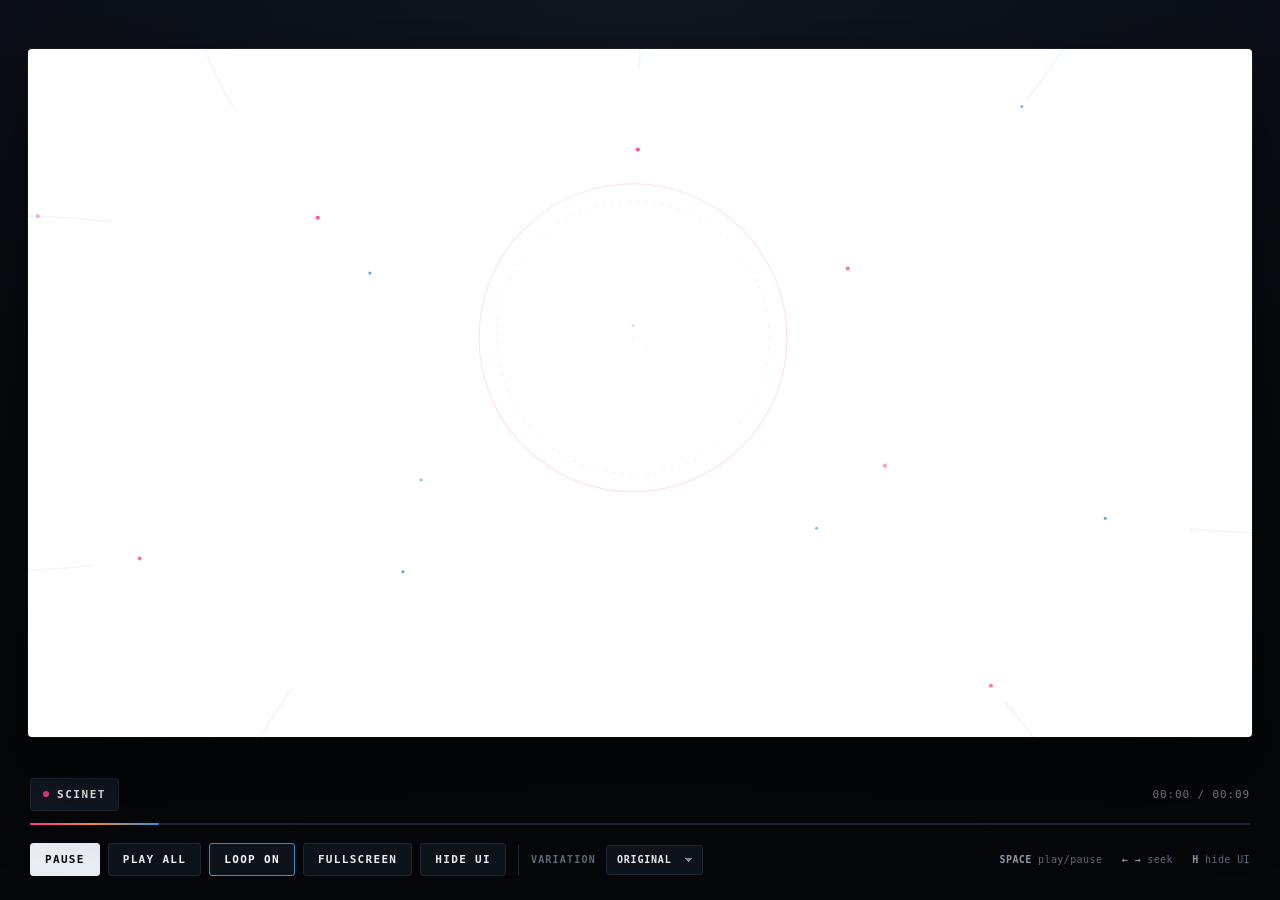
<file: logos/scinet.html>
<!doctype html>
<html lang="en">
<head>
<meta charset="utf-8">
<meta name="viewport" content="width=device-width, initial-scale=1">
<title>SCinet — Logo Animation</title>
<style>
:root{
  --bg:#080B10;--panel:#0E141B;--line:#1D2632;--text:#E9EEF4;--muted:#7D8A99;
  --accent:#FF3694;--blue:#3890D6;--orange:#F48C2F;--green:#7AA154;
}
*{box-sizing:border-box}
html,body{height:100%}
body{
  margin:0;overflow:hidden;color:var(--text);
  background:radial-gradient(125% 95% at 50% 0%,#111821 0%,#080B10 55%,#05070A 100%);
  font-family:-apple-system,BlinkMacSystemFont,"Segoe UI",Inter,Roboto,Helvetica,Arial,sans-serif;
}
#shell{height:100%;display:flex;flex-direction:column;min-height:0}
#stage-wrap{flex:1;display:flex;align-items:center;justify-content:center;padding:26px 28px 18px;min-height:0}
#stage-frame{
  position:relative;width:min(100%,calc((100vh - 190px)*16/9));aspect-ratio:16/9;
  background:#fff;border-radius:4px;overflow:hidden;cursor:pointer;
  box-shadow:0 34px 90px rgba(0,0,0,.65),0 0 0 1px rgba(255,255,255,.06);
}
#stage{display:block;width:100%;height:100%;background:transparent;position:relative;z-index:1}
#ui{flex:0 0 auto;padding:0 30px 24px;width:100%;max-width:1600px;margin:0 auto}
#topline{display:flex;align-items:center;justify-content:space-between;gap:20px;margin-bottom:12px}
#chapters{display:flex;gap:6px;flex-wrap:wrap}
.chapter{
  appearance:none;border:1px solid transparent;background:transparent;color:var(--muted);
  font:600 11px/1 ui-monospace,SFMono-Regular,Menlo,monospace;letter-spacing:.14em;
  padding:10px 12px;border-radius:3px;cursor:pointer;transition:color .2s,border-color .2s,background .2s;
}
.chapter:hover{color:var(--text);border-color:var(--line)}
.chapter.active{color:#fff;border-color:var(--line);background:#121923}
.chapter .dot{display:inline-block;width:6px;height:6px;border-radius:50%;margin-right:8px;vertical-align:1px;background:currentColor;opacity:.5}
.chapter[data-act="0"].active .dot{background:var(--accent);opacity:1}
.chapter[data-act="1"].active .dot{background:var(--orange);opacity:1}
.chapter[data-act="2"].active .dot{background:var(--blue);opacity:1}
.chapter[data-act="3"].active .dot{background:#BF2027;opacity:1}
.chapter[data-act="4"].active .dot{background:#3FBECF;opacity:1}
.chapter[data-act="5"].active .dot{background:#F37421;opacity:1}
.chapter[data-act="6"].active .dot{background:#DB3123;opacity:1}
.chapter[data-act="7"].active .dot{background:#C69214;opacity:1}
#time{font:500 11px/1 ui-monospace,SFMono-Regular,Menlo,monospace;color:var(--muted);letter-spacing:.08em;white-space:nowrap}
#track{height:2px;background:#1A222D;border-radius:2px;cursor:pointer;position:relative;margin-bottom:18px}
#progress{position:absolute;left:0;top:0;height:100%;width:0;background:linear-gradient(90deg,var(--accent),var(--orange) 50%,var(--blue));border-radius:2px}
#track .tick{position:absolute;top:-3px;width:1px;height:8px;background:#2A3543}
#controls{display:flex;align-items:center;gap:8px;flex-wrap:wrap}
.btn{
  appearance:none;border:1px solid var(--line);background:var(--panel);color:var(--text);
  font:600 11px/1 ui-monospace,SFMono-Regular,Menlo,monospace;letter-spacing:.12em;
  padding:10px 14px;border-radius:3px;cursor:pointer;transition:background .2s,border-color .2s,color .2s;
}
.btn:hover{background:#151D27;border-color:#2A3543}
.btn.primary{background:#E9EEF4;color:#080B10;border-color:#E9EEF4}
.btn.primary:hover{background:#fff}
.btn[aria-pressed="true"]{border-color:var(--blue);color:#fff}
#styles{display:flex;align-items:center;gap:8px;border-left:1px solid var(--line);padding-left:12px;margin-left:4px}
#styles-label{font:600 10px/1 ui-monospace,SFMono-Regular,Menlo,monospace;color:#5E6B7A;letter-spacing:.12em;margin-right:2px}
#variation-select{
  appearance:none;border:1px solid var(--line);background-color:var(--panel);color:var(--text);
  font:600 10px/1 ui-monospace,SFMono-Regular,Menlo,monospace;letter-spacing:.08em;
  padding:9px 30px 9px 10px;border-radius:3px;cursor:pointer;
  background-image:linear-gradient(45deg,transparent 50%,#7D8A99 50%),linear-gradient(135deg,#7D8A99 50%,transparent 50%);
  background-position:calc(100% - 13px) 50%,calc(100% - 9px) 50%;
  background-size:4px 4px,4px 4px;background-repeat:no-repeat;
}
#variation-select:hover{border-color:#2A3543}
#hint{margin-left:auto;color:#5E6B7A;font:500 10px/1.4 ui-monospace,SFMono-Regular,Menlo,monospace;letter-spacing:.04em;text-align:right}
#hint b{color:#8B99A8;font-weight:600}
body.clean #ui{display:none}
body.clean #stage-wrap{padding:0}
body.clean #stage-frame{width:min(100vw,calc(100vh*16/9));max-height:100vh;border-radius:0;box-shadow:none}
#stage-frame:fullscreen{width:100vw;height:100vh;max-width:none;max-height:none;aspect-ratio:auto;border-radius:0;box-shadow:none;background:#fff;cursor:default}
#stage-frame:fullscreen #stage{width:100%;height:100%}
@media (max-width:720px){
  #stage-wrap{padding:12px 12px 8px}
  #ui{padding:0 14px 14px}
  #hint{display:none}
  .chapter{padding:9px 8px;letter-spacing:.08em}
  .btn{padding:9px 10px}
}
</style>
</head>
<body>
<div id="shell">
  <div id="stage-wrap">
    <div id="stage-frame">
      <svg id="stage" viewBox="0 0 1920 1080" preserveAspectRatio="xMidYMid meet" role="img" aria-label="Animated logo study for SCinet">
<defs>
          <clipPath id="esnet-word-clip" clipPathUnits="userSpaceOnUse">
            <rect id="esnet-word-clip-rect" x="741.8" y="388.2" width="0" height="303.6"/>
          </clipPath>
          <clipPath id="variation-iris" clipPathUnits="userSpaceOnUse"><circle id="variation-iris-circle" cx="960" cy="540" r="0"/></clipPath>
          <clipPath id="variation-scan" clipPathUnits="userSpaceOnUse"><rect id="variation-scan-rect" x="0" y="1080" width="1920" height="0"/></clipPath>
        </defs>
<g id="act-scinet">
          <g id="scinet-network">
            <g id="scinet-net-paths" fill="none" stroke="#3890d6" stroke-width="2.4" stroke-linecap="round" stroke-linejoin="round" opacity="0">
              <path class="net-path" d="M -80 260 C 300 260 520 360 900 440"/>
              <path class="net-path" d="M -80 820 C 280 820 520 700 760 630"/>
              <path class="net-path" d="M 260 -40 C 360 220 520 350 760 470"/>
              <path class="net-path" d="M 1660 -60 C 1500 220 1280 360 1080 470"/>
              <path class="net-path" d="M 1980 760 C 1680 760 1420 680 1240 620"/>
              <path class="net-path" d="M 340 1120 C 460 900 640 760 820 670"/>
              <path class="net-path" d="M 1620 1140 C 1460 900 1240 760 1120 660"/>
              <path class="net-path" d="M 960 -80 C 960 160 950 300 949 440"/>
            </g>
            <g id="scinet-nodes" fill="#ffffff" stroke="#3890d6" stroke-width="2.2"></g>
            <g id="scinet-pulses"></g>
          </g>
          <g id="scinet-convergence" fill="none" stroke-linecap="round">
            <circle id="scinet-ring-1" cx="949" cy="453" r="300" stroke="#ff3694" stroke-width="1.6" opacity="0"/>
            <circle id="scinet-ring-2" cx="949" cy="453" r="260" stroke="#3890d6" stroke-width="1.2" opacity="0" stroke-dasharray="3 10"/>
          </g>
          <g id="scinet-logo" transform="translate(480 403.7)">
            <g id="scinet-scale" transform="scale(7.8785)">
              <g id="scinet-svg">
<defs><style>#scinet-svg .cls-1{fill:#3890d6}#scinet-svg .cls-2{fill:#ff3694}</style></defs><g id="Layer_1-2" data-name="Layer 1"><g><g><rect class="cls-1" x="57.25" y="13.13" width="4.47" height="20.79"></rect><path class="cls-1" d="M65.07,13.13h4.47v2.62h.09c1.25-1.93,3.52-3.18,6.36-3.18,4.38,0,8.08,3.65,8.08,8.81v12.54h-4.47v-11.56c0-3.78-1.98-5.33-4.94-5.33s-5.11,1.85-5.11,5.24v11.64h-4.47V13.13Z"></path><path class="cls-1" d="M107.98,29.41c-2.49,3.14-5.93,5.03-9.66,5.07-7.26,0-11.47-5.46-11.47-10.95s4.21-10.95,11.47-10.95c4.34,0,10.78,3.56,10.78,11.68v.82h-17.27c.26,3.18,3.22,5.46,6.36,5.46,2.41,0,4.47-1.16,6.01-3.22l3.78,2.1ZM103.86,21.38c-.95-3.18-3.31-4.85-6.14-4.85s-5.15,1.76-5.88,4.85h12.03Z"></path><path class="cls-1" d="M110.59,13.13h2.53v-5.5l4.47-1.25v6.74h3.57v4.21h-3.57v8.21c0,2.23.52,3.27,1.85,4.04l2.41,1.37-1.98,3.52c-4.6-2.19-6.74-3.78-6.74-8.12v-9.02h-2.53v-4.21Z"></path></g><polygon class="cls-2" points="58.66 4.43 60.15 .09 60.79 4.61 65.37 3.67 61.67 6.5 64.77 9.91 60.44 8.21 58.95 12.56 58.31 8.03 53.72 8.97 57.42 6.14 54.32 2.73 58.66 4.43"></polygon><path d="M46.83,22.22l-.64.86c-1.82,2.46-4.65,3.87-7.75,3.87-4.16,0-7.79-2.85-9.07-6.68-.04-.14-.08-.26-.12-.39-.24-.83-.37-1.7-.37-2.59,0-5.24,4.38-9.66,9.57-9.66,3.12,0,5.83,1.43,7.63,4.04l.64.93,6.56-4.92-.7-.88c-3.49-4.39-8.51-6.8-14.13-6.8-8.72,0-15.78,5.8-17.43,13.73-1.55-.34-3.13-.54-4.58-.72-4.62-.58-6.8-1.05-6.8-2.85,0-1.56,1.69-3.12,5.45-3.12,2.03,0,3.75.49,5.42,1.57,1.17-2.34,2.81-4.4,4.8-6.08-2.79-1.68-6.11-2.53-9.92-2.53C7.42,0,1.41,4.49,1.41,10.45c0,8.25,7.64,9.27,13.22,10.02,4.25.57,6.85,1.02,6.85,2.92,0,2.58-3.28,3.54-6.34,3.57-3.04,0-6.11-1.41-8.42-3.87l-.73-.78L0,27.69l.77.81c3.68,3.87,8.83,6.09,14.12,6.09,4.34,0,8.84-1.47,11.72-4.28,3.12,2.67,7.25,4.28,11.83,4.28,5.62,0,10.64-2.42,14.13-6.8l.71-.89-6.45-4.67Z"></path></g></g>
              </g>
            </g>
          </g>
        </g>
<g id="variation-overlay" opacity="0">
          <line id="variation-scan-glow" x1="0" y1="0" x2="1920" y2="0" stroke="#5EB2D7" stroke-width="18" opacity="0.22"/>
          <line id="variation-scan-line" x1="0" y1="0" x2="1920" y2="0" stroke="#E9FBFF" stroke-width="2.4" opacity="0.95"/>
        </g>
</svg>
    </div>
  </div>
  <div id="ui">
    <div id="topline">
      <div id="chapters">
        <button class="chapter active" data-act="0"><span class="dot"></span>SCINET</button>
      </div>
      <div id="time">00:00 / 00:09</div>
    </div>
    <div id="track"><div id="progress"></div></div>
    <div id="controls">
      <button class="btn primary" id="play">PAUSE</button>
      <button class="btn" id="playall">PLAY ALL</button>
      <button class="btn" id="loop" aria-pressed="true">LOOP ON</button>
      <button class="btn" id="fullscreen">FULLSCREEN</button>
      <button class="btn" id="clean">HIDE UI</button>
      <div id="styles" role="group" aria-label="Logo variation">
        <label id="styles-label" for="variation-select">VARIATION</label>
        <select id="variation-select"></select>
      </div>
      <div id="hint"><b>SPACE</b> play/pause &nbsp; <b>← →</b> seek &nbsp; <b>H</b> hide UI</div>
    </div>
  </div>
</div>
<script>
const NS="http://www.w3.org/2000/svg";
const stage=document.getElementById("stage");
const clamp=(v,a=0,b=1)=>Math.max(a,Math.min(b,v));
const lerp=(a,b,t)=>a+(b-a)*t;
const smooth=t=>{t=clamp(t);return t*t*(3-2*t)};
const easeOut=t=>1-Math.pow(1-clamp(t),3);
const easeInOut=t=>{t=clamp(t);return t<.5?4*t*t*t:1-Math.pow(-2*t+2,3)/2};
const easeOutBack=t=>{t=clamp(t);const c=1.45;return 1+(c+1)*Math.pow(t-1,3)+c*Math.pow(t-1,2)};
const phase=(u,a,b)=>clamp((u-a)/(b-a));
const ellipseLen=(rx,ry)=>Math.PI*(3*(rx+ry)-Math.sqrt((3*rx+ry)*(rx+3*ry)));
const el=(tag,attrs={},parent)=>{const e=document.createElementNS(NS,tag);for(const[k,v]of Object.entries(attrs))e.setAttribute(k,v);if(parent)parent.appendChild(e);return e};
const setOp=(e,v)=>e.setAttribute("opacity",clamp(v).toFixed(4));
const setFillOp=(e,v)=>e.setAttribute("fill-opacity",clamp(v).toFixed(4));
const setDash=(e,L,p)=>{e.style.strokeDasharray=String(L);e.style.strokeDashoffset=String(L*(1-clamp(p)))};
const setTransform=(e,x=0,y=0,sx=1,sy=1,rot=0,cx=0,cy=0)=>{
  e.setAttribute("transform",`translate(${x.toFixed(3)} ${y.toFixed(3)}) translate(${cx.toFixed(3)} ${cy.toFixed(3)}) rotate(${rot.toFixed(3)}) scale(${sx.toFixed(4)} ${sy.toFixed(4)}) translate(${(-cx).toFixed(3)} ${(-cy).toFixed(3)})`);
};
const scinet={};
const sc26={};
const esnet={};
const ESNET_STYLE_NAMES=["TRACE","PRINT","BLUEPRINT","ORBIT","TYPE","REGISTER","CONSTELLATION","IRIS","SPIN","SLICE"];
const VARIATION_NAMES={
  scinet:["ORIGINAL","APERTURE","KINETIC","SCANLINE"],
  sc26:["ORIGINAL","APERTURE","KINETIC","SCANLINE"],
  esnet:ESNET_STYLE_NAMES,
  inmon:["ORIGINAL","APERTURE","KINETIC","SCANLINE"],
  nrp:["ORIGINAL","APERTURE","KINETIC","SCANLINE"],
  caltech:["ORIGINAL","APERTURE","KINETIC","SCANLINE"],
  internet2:["ORIGINAL","APERTURE","KINETIC","SCANLINE"],
  sdsc:["ORIGINAL","APERTURE","KINETIC","SCANLINE"]
};
const variationByAct={scinet:0,sc26:0,esnet:0,inmon:0,nrp:0,caltech:0,internet2:0,sdsc:0};
const variation={};
let variationActIndex=-1;
let esnetStyle=0;
const ESNET_VARIANT=(location.hash.match(/[?&#]v=([a-z]+)/)||[])[1]||"scinet";
function setupScinet(){
  const svg=document.getElementById("scinet-svg");
  scinet.netGroup=document.getElementById("scinet-net-paths");
  scinet.netPaths=[...document.querySelectorAll("#scinet-net-paths .net-path")];
  scinet.nodeGroup=document.getElementById("scinet-nodes");
  scinet.pulseGroup=document.getElementById("scinet-pulses");
  scinet.ring1=document.getElementById("scinet-ring-1");
  scinet.ring2=document.getElementById("scinet-ring-2");
  scinet.black=svg.querySelector("path:not([class])");
  scinet.blue=[...svg.querySelectorAll(".cls-1")];
  scinet.star=svg.querySelector("polygon.cls-2");
  scinet.ghosts=[];
  const parts=[scinet.black,...scinet.blue,scinet.star];
  for(const source of parts){
    let ghost;
    if(source.tagName.toLowerCase()==="rect"){
      const x=source.getAttribute("x"),y=source.getAttribute("y"),w=source.getAttribute("width"),h=source.getAttribute("height");
      ghost=el("path",{d:`M${x},${y}h${w}v${h}h-${w}z`});
    }else{
      ghost=source.cloneNode(false);
      ghost.removeAttribute("class");
    }
    const color=getComputedStyle(source).fill;
    ghost.setAttribute("fill","none");
    ghost.setAttribute("stroke",color);
    ghost.setAttribute("stroke-width","0.32");
    ghost.setAttribute("stroke-linecap","round");
    ghost.setAttribute("stroke-linejoin","round");
    ghost.setAttribute("opacity","0");
    source.parentNode.insertBefore(ghost,source.nextSibling);
    const L=ghost.getTotalLength?ghost.getTotalLength():100;
    scinet.ghosts.push({el:ghost,L,source,isStar:source===scinet.star,isBlue:scinet.blue.includes(source)});
  }
  for(const e of [scinet.black,...scinet.blue,scinet.star])setFillOp(e,0);
  scinet.net=scinet.netPaths.map((p,i)=>({el:p,L:p.getTotalLength(),offset:(i*0.137)%1,speed:0.8+(i%3)*0.12}));
  scinet.nodes=[[949,453,0.00],[760,630,0.05],[820,670,0.10],[1080,470,0.08],[1240,620,0.12],[1120,660,0.15],[700,520,0.18]].map(([x,y,delay])=>{
    const c=el("circle",{cx:x,cy:y,r:4,fill:"#ffffff",stroke:"#3890d6","stroke-width":2.2,opacity:0},scinet.nodeGroup);
    return {el:c,x,y,delay};
  });
  scinet.pulses=[];
  scinet.net.forEach((n,i)=>{
    for(let k=0;k<2;k++){
      const c=el("circle",{r:k===0?3.2:2.4,fill:k===0?"#ff3694":"#3890d6",opacity:0},scinet.pulseGroup);
      scinet.pulses.push({el:c,path:n.el,L:n.L,offset:(i*0.19+k*0.53)%1,speed:0.9+(i%4)*0.1});
    }
  });
}
function renderScinet(u){
  const netOp=Math.max(smooth(phase(u,0.06,0.30))*(1-smooth(phase(u,0.34,0.40))),smooth(phase(u,0.62,0.72))*(1-smooth(phase(u,0.88,0.94))));
  setOp(scinet.netGroup,netOp*0.85);
  const drawP=u<0.5?phase(u,0.06,0.28):1-phase(u,0.78,0.92);
  for(const n of scinet.net)setDash(n.el,n.L,drawP);
  const pulseA=smooth(phase(u,0.06,0.12))*(1-smooth(phase(u,0.34,0.40)))+smooth(phase(u,0.64,0.70))*(1-smooth(phase(u,0.88,0.94)));
  for(const p of scinet.pulses){
    const t=(u*p.speed+p.offset)%1;
    const pt=p.path.getPointAtLength(t*p.L);
    p.el.setAttribute("cx",pt.x.toFixed(2));
    p.el.setAttribute("cy",pt.y.toFixed(2));
    setOp(p.el,pulseA*(0.25+0.75*Math.sin(t*Math.PI)));
  }
  for(const n of scinet.nodes){
    const p=phase(u,0.10+n.delay,0.22+n.delay);
    n.el.setAttribute("r",(4*easeOutBack(p)).toFixed(2));
    setOp(n.el,p*(1-smooth(phase(u,0.34,0.40)))+smooth(phase(u,0.64,0.70))*(1-smooth(phase(u,0.86,0.92))));
  }
  const convP=easeOut(phase(u,0.08,0.30));
  const convRev=smooth(phase(u,0.62,0.72))*(1-smooth(phase(u,0.82,0.90)));
  const convOp=Math.max(smooth(phase(u,0.08,0.14))*(1-smooth(phase(u,0.26,0.34)))*0.42,convRev*0.40);
  scinet.ring1.setAttribute("r",(320-250*convP+180*convRev).toFixed(1));
  scinet.ring2.setAttribute("r",(280-210*convP+150*convRev).toFixed(1));
  setOp(scinet.ring1,convOp);
  setOp(scinet.ring2,convOp*0.8);
  const ghostP=u<0.5?phase(u,0.26,0.40):1-phase(u,0.70,0.88);
  const ghostOp=smooth(phase(u,0.24,0.30))*(1-smooth(phase(u,0.38,0.42)))+smooth(phase(u,0.58,0.62))*(1-smooth(phase(u,0.84,0.90)));
  const starGhostOp=smooth(phase(u,0.10,0.16))*(1-smooth(phase(u,0.22,0.30)))+smooth(phase(u,0.60,0.66))*(1-smooth(phase(u,0.80,0.88)));
  for(const g of scinet.ghosts){
    setDash(g.el,g.L,ghostP);
    setOp(g.el,g.isStar?starGhostOp:ghostOp);
  }
  const fillOp=Math.min(smooth(phase(u,0.36,0.42)),1-smooth(phase(u,0.58,0.64)));
  for(const e of [scinet.black,...scinet.blue])setFillOp(e,fillOp);
  const starOp=smooth(phase(u,0.10,0.18))*(1-smooth(phase(u,0.62,0.72)));
  setFillOp(scinet.star,starOp);
  const starIn=smooth(phase(u,0.12,0.26));
  const starOut=smooth(phase(u,0.60,0.78));
  const starS=(0.2+0.8*easeOutBack(starIn))*(1+0.6*starOut);
  const starRot=lerp(-35,0,easeOut(starIn))+starOut*60;
  const starY=-6*starOut;
  const starT={x:0,y:starY,sx:starS,sy:starS,rot:starRot,cx:59.5,cy:6.3};
  setTransform(scinet.star,starT.x,starT.y,starT.sx,starT.sy,starT.rot,starT.cx,starT.cy);
  const split=smooth(phase(u,0.64,0.86));
  const scShift=-3.5*split;
  const inetShift=3.5*split;
  for(const g of scinet.ghosts){
    if(g.isStar){
      setTransform(g.el,starT.x,starT.y,starT.sx,starT.sy,starT.rot,starT.cx,starT.cy);
    }else if(g.isBlue){
      setTransform(g.el,inetShift,-0.5*split);
    }else{
      setTransform(g.el,scShift,0);
    }
  }
  setTransform(scinet.black,scShift,0);
  for(const e of scinet.blue)setTransform(e,inetShift,-0.5*split);
  const assemble=smooth(phase(u,0.30,0.40));
  const reverse=smooth(phase(u,0.60,0.72));
  const logoY=lerp(12,0,easeOut(assemble))-26*reverse;
  const logoScale=lerp(1.045,1,easeOut(assemble))*(1+0.02*reverse);
  document.getElementById("scinet-logo").setAttribute("transform",`translate(480 ${(403.7+logoY).toFixed(2)})`);
  document.getElementById("scinet-scale").setAttribute("transform",`scale(${(7.8785*logoScale).toFixed(4)})`);
  setOp(document.getElementById("scinet-logo"),1-smooth(phase(u,0.80,0.92)));
}
function setupSC26(){
  const svg=document.getElementById("sc26-svg");
  const all=[...svg.querySelectorAll("path, polygon")];
  sc26.word=all.filter(e=>e.classList.contains("cls-1"));
  sc26.hpc=all.filter(e=>e.classList.contains("cls-5")&&e.tagName.toLowerCase()==="path");
  sc26.magentaStar=all.find(e=>e.classList.contains("cls-5")&&e.tagName.toLowerCase()==="polygon");
  sc26.river=all.find(e=>e.classList.contains("cls-2")&&e.tagName.toLowerCase()==="path");
  sc26.blueStars=all.filter(e=>e.classList.contains("cls-2")&&e.tagName.toLowerCase()==="polygon");
  sc26.green=all.filter(e=>e.classList.contains("cls-4"));
  sc26.orange=all.find(e=>e.classList.contains("cls-3"));
  sc26.elements=all;
  for(const e of all){e._bbox=e.getBBox();e.setAttribute("opacity","0")}
  sc26.starCenters=[sc26.magentaStar,...sc26.blueStars].map(e=>{
    const b=e._bbox;
    return {x:500+(b.x+b.width/2)*5.2458,y:350.5+(b.y+b.height/2)*5.2458};
  });
  sc26.linksGroup=document.getElementById("sc26-star-links");
  sc26.links=[];
  for(const[a,b]of [[0,1],[0,2],[0,3],[1,2],[2,3]]){
    const A=sc26.starCenters[a],B=sc26.starCenters[b];
    const path=el("path",{d:`M${A.x.toFixed(2)} ${A.y.toFixed(2)} L${B.x.toFixed(2)} ${B.y.toFixed(2)}`,stroke:a===0?"#ff3694":"#3890d6","stroke-width":1.4,opacity:0},sc26.linksGroup);
    const L=path.getTotalLength();
    path.style.strokeDasharray=String(L);
    path.style.strokeDashoffset=String(L);
    sc26.links.push({el:path,L});
  }
  sc26.parallelGroup=document.getElementById("sc26-parallel");
  sc26.parallel=[];
  const bars=[
    {y:548,x:690,len:240,c:"#7aa154"},{y:566,x:720,len:300,c:"#f48c2f"},
    {y:584,x:670,len:210,c:"#3890d6"},{y:602,x:740,len:280,c:"#7aa154"},
    {y:620,x:700,len:260,c:"#f48c2f"},{y:638,x:660,len:190,c:"#3890d6"},
    {y:656,x:730,len:300,c:"#7aa154"},{y:674,x:680,len:220,c:"#f48c2f"}
  ];
  for(const b of bars)sc26.parallel.push({el:el("line",{x1:b.x,y1:b.y,x2:b.x,y2:b.y,stroke:b.c,"stroke-width":3,opacity:0},sc26.parallelGroup),...b});
  sc26.gridGroup=document.getElementById("sc26-grid");
  sc26.grid=[];
  const xs=[500,560,620,680,760,820,880,960,1040,1120,1200,1300,1400,1440];
  for(const x of xs)sc26.grid.push({el:el("line",{x1:x,y1:790,x2:x,y2:790,stroke:"#E1E7EE","stroke-width":1,opacity:0},sc26.gridGroup),x,len:470});
  for(const y of [760,715])sc26.grid.push({el:el("line",{x1:470,y1:y,x2:470,y2:y,stroke:"#DCE3EA","stroke-width":1,opacity:0},sc26.gridGroup),y,len:500});
  sc26.flowGroup=document.getElementById("sc26-flow");
  sc26.flow=[];
  const flowDefs=[
    {x:760,y:610,len:160,c:"#7aa154"},{x:820,y:640,len:220,c:"#f48c2f"},
    {x:780,y:670,len:180,c:"#3890d6"},{x:900,y:600,len:140,c:"#7aa154"},
    {x:980,y:635,len:200,c:"#3890d6"},{x:1040,y:665,len:150,c:"#f48c2f"},
    {x:620,y:700,len:120,c:"#3890d6"},{x:1120,y:690,len:160,c:"#7aa154"}
  ];
  for(const f of flowDefs)sc26.flow.push({el:el("line",{x1:f.x,y1:f.y,x2:f.x,y2:f.y,stroke:f.c,"stroke-width":2.2,"stroke-linecap":"round",opacity:0},sc26.flowGroup),...f});
}
function renderSC26(u){
  const gridOp=smooth(phase(u,0.06,0.14))*(1-smooth(phase(u,0.30,0.38)))+smooth(phase(u,0.60,0.68))*(1-smooth(phase(u,0.86,0.92)));
  setOp(sc26.gridGroup,gridOp*0.9);
  const gridDraw=u<0.5?phase(u,0.06,0.28):1-phase(u,0.80,0.92);
  for(const g of sc26.grid){
    if(g.x!==undefined)g.el.setAttribute("y2",(790-g.len*gridDraw).toFixed(2));
    else g.el.setAttribute("x2",(470+g.len*gridDraw).toFixed(2));
  }
  const rise=[[sc26.orange,0.10,0.26],[sc26.green[0],0.13,0.29],[sc26.green[1],0.16,0.32],[sc26.river,0.12,0.30]];
  for(const[e,a,b]of rise){
    const p=easeOutBack(phase(u,a,b));
    const q=smooth(phase(u,0.64,0.82));
    const bb=e._bbox;
    const yOff=(1-p)*14+q*10;
    const sy=lerp(0.2,1,p)*(1-0.15*q);
    const sx=1+0.05*q;
    setTransform(e,0,yOff,sx,sy,0,bb.x+bb.width/2,bb.y+bb.height);
    setOp(e,smooth(phase(u,a-0.03,b)));
  }
  const stars=[sc26.magentaStar,...sc26.blueStars];
  stars.forEach((e,i)=>{
    const p=easeOutBack(phase(u,0.12+i*0.02,0.26+i*0.02));
    const q=smooth(phase(u,0.62+i*0.01,0.78+i*0.01));
    const bb=e._bbox;
    const cx=bb.x+bb.width/2,cy=bb.y+bb.height/2;
    const s=lerp(0.1,1,p)*(1+0.6*q);
    const rot=(i%2?-1:1)*25*q;
    setTransform(e,0,-2*q,s,s,rot,cx,cy);
    setOp(e,smooth(phase(u,0.10+i*0.02,0.18+i*0.02)));
  });
  sc26.word.forEach((e,i)=>{
    const p=easeOutBack(phase(u,0.24+i*0.03,0.34+i*0.03));
    const q=smooth(phase(u,0.60,0.74));
    const bb=e._bbox;
    setTransform(e,0,(1-p)*8-q*6,1+q*0.04,lerp(0.4,1,p),0,bb.x+bb.width/2,bb.y+bb.height);
    setOp(e,smooth(phase(u,0.22+i*0.03,0.30+i*0.03)));
  });
  sc26.hpc.forEach((e,i)=>{
    const p=easeOut(phase(u,0.25+i*0.0032,0.33+i*0.0032));
    const q=smooth(phase(u,0.60,0.76));
    const bb=e._bbox;
    const dx=q*(i%2?2:-2);
    const dy=(1-p)*4-q*3;
    setTransform(e,dx,dy,1+q*0.06,lerp(0.5,1,p),0,bb.x+bb.width/2,bb.y+bb.height);
    setOp(e,smooth(phase(u,0.23+i*0.0032,0.31+i*0.0032)));
  });
  const flowOp=smooth(phase(u,0.64,0.72))*(1-smooth(phase(u,0.86,0.94)));
  setOp(sc26.flowGroup,flowOp);
  sc26.flow.forEach((f,i)=>{
    const p=smooth(phase(u,0.66+i*0.01,0.78+i*0.01));
    f.el.setAttribute("x2",(f.x+f.len*p).toFixed(2));
    f.el.setAttribute("opacity",(0.7*flowOp).toFixed(3));
  });
  const parOp=smooth(phase(u,0.64,0.72))*(1-smooth(phase(u,0.86,0.94)));
  setOp(sc26.parallelGroup,parOp*0.8);
  sc26.parallel.forEach((b,i)=>{
    const p=smooth(phase(u,0.66+i*0.008,0.78+i*0.008));
    b.el.setAttribute("x2",(b.x+b.len*p).toFixed(2));
    b.el.setAttribute("opacity",(0.85*parOp).toFixed(3));
  });
  setOp(sc26.linksGroup,parOp);
  sc26.links.forEach((l,i)=>{
    const p=smooth(phase(u,0.66+i*0.01,0.80+i*0.01));
    l.el.style.strokeDashoffset=String(l.L*(1-p));
    l.el.setAttribute("opacity",(0.7*parOp).toFixed(3));
  });
  const assemble=smooth(phase(u,0.30,0.40));
  const reverse=smooth(phase(u,0.60,0.72));
  const logoY=lerp(10,0,easeOut(assemble))-20*reverse;
  const logoScale=lerp(1.04,1,easeOut(assemble))*(1+0.02*reverse);
  document.getElementById("sc26-logo").setAttribute("transform",`translate(500 ${(350.5+logoY).toFixed(2)})`);
  document.getElementById("sc26-scale").setAttribute("transform",`scale(${(5.2458*logoScale).toFixed(4)})`);
  setOp(document.getElementById("sc26-logo"),1-smooth(phase(u,0.82,0.94)));
}
function setupESnet(){
  esnet.center={x:551.6,y:540};
  esnet.grayWrap=document.getElementById("esnet-gray-wrap");
  esnet.gray=document.getElementById("esnet-gray");
  esnet.blue=document.getElementById("esnet-blue");
  esnet.light=document.getElementById("esnet-light");
  esnet.white=document.getElementById("esnet-white");
  esnet.blueGhost=document.getElementById("esnet-blue-ghost");
  esnet.lightGhost=document.getElementById("esnet-light-ghost");
  esnet.wordRect=document.getElementById("esnet-word-rect");
  esnet.netGroup=document.getElementById("esnet-net");
  esnet.netPaths=[...document.querySelectorAll("#esnet-net .esnet-net-path")];
  esnet.netLens=esnet.netPaths.map(p=>p.getTotalLength());
  esnet.blueGhostLen=esnet.blueGhost.getTotalLength();
  esnet.lightGhostLen=esnet.lightGhost.getTotalLength();
  esnet.gray.setAttribute("opacity","1");
  esnet.blueGroup=document.getElementById("esnet-blue-group");
  esnet.globeRect=document.getElementById("esnet-globe-rect");
  esnet.wipeRect=document.getElementById("esnet-blue-wipe-rect");
  esnet.radialCircle=document.getElementById("esnet-blue-radial-circle");
  esnet.scanLine=document.getElementById("esnet-wipe-scan");
  esnet.gridGroup=document.getElementById("esnet-grid");
  esnet.grid=[];
  for(let i=0;i<9;i++){const x=430+i*32;esnet.grid.push({el:el("line",{x1:x,y1:380,x2:x,y2:700,stroke:"#DCE3EA","stroke-width":0.8},esnet.gridGroup),kind:"v",L:320})}
  for(let j=0;j<11;j++){const y=390+j*30;esnet.grid.push({el:el("line",{x1:390,y1:y,x2:710,y2:y,stroke:"#DCE3EA","stroke-width":0.8},esnet.gridGroup),kind:"h",L:320})}
  esnet.orbitsGroup=document.getElementById("esnet-orbits");
  esnet.orbitsGroup.setAttribute("transform","translate(551.6 540)");
  esnet.orbits=[];
  for(const d of [{rx:220,ry:100,ang:-25},{rx:260,ry:120,ang:30},{rx:300,ry:80,ang:70}]){
    const e=el("ellipse",{cx:0,cy:0,rx:d.rx,ry:d.ry,fill:"none",stroke:"#3890d6","stroke-width":1.2,transform:`rotate(${d.ang})`},esnet.orbitsGroup);
    const L=Math.PI*(3*(d.rx+d.ry)-Math.sqrt((3*d.rx+d.ry)*(d.rx+3*d.ry)));
    e.style.strokeDasharray=String(L);e.style.strokeDashoffset=String(L);
    esnet.orbits.push({el:e,...d,L});
  }
  esnet.lastGray=0;esnet.lastNet=0;esnet.lastBlue=0;esnet.lastLight=0;esnet.lastWord=0;
  esnet.sparklesGroup=document.getElementById("esnet-sparkles");
  esnet.sparkles=[];
  const starD="M0 -12 C2 -3 3 -2 12 0 C3 2 2 3 0 12 C-2 3 -3 2 -12 0 C-3 -2 -2 -3 0 -12 Z";
  const positions=[[356,360],[704,382],[760,566],[666,704],[470,724],[330,562]];
  for(let i=0;i<positions.length;i++){
    const [x,y]=positions[i];
    const g=el("g",{},esnet.sparklesGroup);
    el("path",{d:starD,fill:i%2?"#5EB2D7":"#ffffff",opacity:1},g);
    g.setAttribute("transform",`translate(${x} ${y})`);
    setOp(g,0);
    esnet.sparkles.push({el:g,x,y,phase:i/positions.length});
  }
  esnet.weave=[];
  const weavePos=[[598.2,485.9],[470.9,555.7],[655.7,606.8]];
  for(let i=0;i<weavePos.length;i++){
    const [x,y]=weavePos[i];
    const g=el("g",{},esnet.sparklesGroup);
    el("path",{d:starD,fill:i===1?"#ffffff":"#5EB2D7",opacity:1},g);
    g.setAttribute("transform",`translate(${x} ${y})`);
    setOp(g,0);
    esnet.weave.push({el:g,x,y});
  }
  esnet.pulses=[];
  for(let i=0;i<4;i++){
    const c=el("circle",{r:3.2,fill:i%2?"#ffffff":"#5EB2D7",stroke:i%2?"#5EB2D7":"#ffffff","stroke-width":1.5,opacity:0},esnet.sparklesGroup);
    esnet.pulses.push({el:c,theta:i*Math.PI/2,radius:190+(i%2)*22,speed:0.55+(i%3)*0.12});
  }
  esnet.motion=document.getElementById("esnet-motion");
  esnet.official=document.getElementById("esnet-official");
  esnet.platesGroup=document.getElementById("esnet-plates");
  esnet.slicesGroup=document.getElementById("esnet-slices");
  esnet.sliceGuide=document.getElementById("esnet-slice-guide");
  esnet.plateInners=[...document.querySelectorAll(".esnet-plate-inner")];
  esnet.sliceInners=[...document.querySelectorAll(".esnet-slice-inner")];
  esnet.constGroup=document.getElementById("esnet-constellation");
  esnet.irisGroup=document.getElementById("esnet-iris-guide");
  esnet.irisCircle=document.getElementById("esnet-iris-circle");
  esnet.spinGroup=document.getElementById("esnet-spin-guide");
  esnet.registerGroup=document.getElementById("esnet-register");
  esnet.constNodes=[];esnet.constLinks=[];
  const addConstellation=(path,count,size,color,phaseOffset,chordStep)=>{
    const L=path.getTotalLength();
    const pts=[];
    for(let i=0;i<count;i++){
      const p=path.getPointAtLength(L*((i+0.5)/count));
      pts.push({x:400+p.x*0.75727,y:388.2+p.y*0.75727});
    }
    const addLink=(a,b,width,opacity,delay)=>{
      const len=Math.hypot(b.x-a.x,b.y-a.y);
      const line=el("line",{x1:a.x,y1:a.y,x2:b.x,y2:b.y,stroke:color,"stroke-width":width,"stroke-linecap":"round"},esnet.constGroup);
      line.style.strokeDasharray=String(len);
      line.style.strokeDashoffset=String(len);
      esnet.constLinks.push({el:line,L:len,delay,opacity});
    };
    for(let i=0;i<pts.length-1;i++){
      addLink(pts[i],pts[i+1],2.2,0.92,i/Math.max(1,pts.length-1)*0.06);
    }
    for(let i=0;i<pts.length-chordStep;i+=2){
      addLink(pts[i],pts[i+chordStep],1.3,0.38,0.04+i/Math.max(1,pts.length-1)*0.04);
    }
    for(let i=0;i<pts.length;i++){
      const angle=i*2.399963+phaseOffset;
      const rad=300+((i*97)%240);
      const start={x:960+Math.cos(angle)*rad*1.15,y:540+Math.sin(angle)*rad*0.7};
      const halo=el("circle",{cx:start.x,cy:start.y,r:size*2.8,fill:color,stroke:"none"},esnet.constGroup);
      const c=el("circle",{cx:start.x,cy:start.y,r:size,fill:"#ffffff",stroke:color,"stroke-width":1.4},esnet.constGroup);
      esnet.constNodes.push({el:c,halo,start,target:pts[i],delay:i/Math.max(1,pts.length-1)*0.06});
    }
  };
  addConstellation(esnet.blue,44,3.4,"#3890d6",0.2,5);
  addConstellation(esnet.light,20,2.8,"#62CAF5",1.1,4);
  const regColor="#FF3694";
  for(const [x,y] of [[376,364],[1544,364],[376,716],[1544,716],[960,540]]){
    const d=`M${x-14} ${y}H${x-5}M${x+5} ${y}H${x+14}M${x} ${y-14}V${y-5}M${x} ${y+5}V${y+14}`;
    el("path",{d,fill:"none",stroke:regColor,"stroke-width":1.3,"stroke-linecap":"round"},esnet.registerGroup);
  }
  el("rect",{x:376,y:364,width:1168,height:352,fill:"none",stroke:regColor,"stroke-width":0.8,"stroke-dasharray":"4 8",opacity:0.7},esnet.registerGroup);
  esnet.irisRings=[];
  for(const [r,color,width] of [[210,"#3890d6",1.1],[280,"#5EB2D7",0.9],[360,"#62CAF5",0.7]]){
    const c=el("circle",{cx:960,cy:540,r:0,fill:"none",stroke:color,"stroke-width":width,"stroke-dasharray":"3 10",opacity:0.8},esnet.irisGroup);
    esnet.irisRings.push({el:c,r});
  }
  esnet.irisTicks=el("g",{},esnet.irisGroup);
  for(let i=0;i<24;i++){
    const a=i*Math.PI/12;
    el("line",{x1:960+Math.cos(a)*392,y1:540+Math.sin(a)*392,x2:960+Math.cos(a)*416,y2:540+Math.sin(a)*416,stroke:"#3890d6","stroke-width":1,opacity:0.6},esnet.irisTicks);
  }
  for(const [r,color,width] of [[250,"#3890d6",0.9],[320,"#5EB2D7",0.8],[390,"#62CAF5",0.7]]){
    el("circle",{cx:960,cy:540,r,fill:"none",stroke:color,"stroke-width":width,"stroke-dasharray":"2 12",opacity:0.7},esnet.spinGroup);
  }
  esnet.spinSpokes=el("g",{},esnet.spinGroup);
  for(let i=0;i<12;i++){
    const a=i*Math.PI/6;
    el("line",{x1:960+Math.cos(a)*300,y1:540+Math.sin(a)*300,x2:960+Math.cos(a)*370,y2:540+Math.sin(a)*370,stroke:"#5EB2D7","stroke-width":1,opacity:0.5},esnet.spinSpokes);
  }
  for(let i=1;i<16;i++){
    const y=388.2+(303.6/16)*i;
    el("line",{x1:400,y1:y,x2:1520,y2:y,stroke:"#62CAF5","stroke-width":0.8,opacity:0.55},esnet.sliceGuide);
  }
}
function resetEsnetDecor(){
  esnet.motion.removeAttribute("transform");
  esnet.motion.removeAttribute("clip-path");
  esnet.irisCircle.setAttribute("r",0);
  setOp(esnet.official,1);
  setOp(esnet.platesGroup,0);
  setOp(esnet.slicesGroup,0);
  setOp(esnet.sliceGuide,0);
  setOp(esnet.constGroup,0);
  setOp(esnet.irisGroup,0);
  setOp(esnet.spinGroup,0);
  setOp(esnet.registerGroup,0);
}
function setEsnetOfficialFull(){
  esnet.blueGroup.removeAttribute("clip-path");
  esnet.wipeRect.setAttribute("width",0);
  esnet.radialCircle.setAttribute("r",0);
  setOp(esnet.scanLine,0);
  setOp(esnet.netGroup,0);
  setOp(esnet.gridGroup,0);
  setOp(esnet.orbitsGroup,0);
  esnet.globeRect.setAttribute("width",420);
  esnet.wordRect.setAttribute("width",1029);
  setFillOp(esnet.blue,1);
  setFillOp(esnet.light,1);
  setOp(esnet.white,1);
  setOp(esnet.blueGhost,0);
  setOp(esnet.lightGhost,0);
  esnet.grayWrap.removeAttribute("transform");
  setOp(esnet.grayWrap,1);
}
function renderEsnetNew(u,style){
  const finalFade=u<0.5?1:1-smooth(phase(u,0.62,0.94));
  setEsnetOfficialFull();
  let officialOp=1;
  if(style===5){
    const settle=easeOutBack(phase(u,0.05,0.27));
    const wobble=(1-smooth(phase(u,0.20,0.32)))*3;
    const offsets=[[28,-20],[-26,22],[16,26]];
    for(let i=0;i<esnet.plateInners.length;i++){
      const [ox,oy]=offsets[i];
      const dx=ox*(1-settle)+Math.sin(u*34+i*2.1)*wobble;
      const dy=oy*(1-settle)+Math.cos(u*29+i*1.7)*wobble;
      esnet.plateInners[i].setAttribute("transform",`translate(${dx.toFixed(3)} ${dy.toFixed(3)})`);
    }
    setOp(esnet.platesGroup,smooth(phase(u,0.02,0.08))*(1-smooth(phase(u,0.28,0.36))));
    setOp(esnet.registerGroup,smooth(phase(u,0.02,0.09))*(1-smooth(phase(u,0.32,0.40))));
    const regS=lerp(1.14,1,easeOut(phase(u,0.04,0.28)));
    setTransform(esnet.registerGroup,0,0,regS,regS,lerp(-4,0,easeOut(phase(u,0.04,0.28))),960,540);
    officialOp=smooth(phase(u,0.28,0.40));
  }else if(style===6){
    const gather=easeOut(phase(u,0.06,0.26));
    const decorOut=1-smooth(phase(u,0.38,0.46));
    const nodeIn=smooth(phase(u,0.04,0.12))*decorOut;
    for(const n of esnet.constNodes){
      const local=easeOut(clamp(gather-n.delay*0.6));
      const x=lerp(n.start.x,n.target.x,local).toFixed(2);
      const y=lerp(n.start.y,n.target.y,local).toFixed(2);
      n.el.setAttribute("cx",x);
      n.el.setAttribute("cy",y);
      n.halo.setAttribute("cx",x);
      n.halo.setAttribute("cy",y);
      setOp(n.el,nodeIn);
      setOp(n.halo,nodeIn*0.16);
    }
    for(const l of esnet.constLinks){
      const lp=smooth(phase(u,0.06+l.delay,0.22+l.delay));
      l.el.style.strokeDashoffset=String(l.L*(1-lp));
      setOp(l.el,lp*l.opacity*decorOut);
    }
    setOp(esnet.constGroup,1);
    officialOp=smooth(phase(u,0.23,0.37));
  }else if(style===7){
    const grow=easeOut(phase(u,0.025,0.32));
    esnet.irisCircle.setAttribute("r",(920*grow).toFixed(2));
    esnet.motion.setAttribute("clip-path","url(#esnet-iris-clip)");
    const s=lerp(0.62,1,easeOut(phase(u,0.025,0.32)));
    setTransform(esnet.motion,0,0,s,s,0,960,540);
    setOp(esnet.irisGroup,smooth(phase(u,0.02,0.08))*(1-smooth(phase(u,0.32,0.42))));
    for(const ring of esnet.irisRings)ring.el.setAttribute("r",(ring.r*grow).toFixed(2));
    setTransform(esnet.irisTicks,0,0,1,1,u*160,960,540);
    officialOp=smooth(phase(u,0.05,0.14));
  }else if(style===8){
    const spin=easeInOut(phase(u,0.04,0.36));
    const sc=lerp(0.18,1,easeOutBack(phase(u,0.04,0.34)));
    const rot=-720*(1-spin);
    setTransform(esnet.motion,0,0,sc,sc,rot,960,540);
    setOp(esnet.spinGroup,smooth(phase(u,0.02,0.08))*(1-smooth(phase(u,0.32,0.42))));
    setTransform(esnet.spinGroup,0,0,1,1,-rot*0.55,960,540);
    officialOp=smooth(phase(u,0.05,0.14));
  }else if(style===9){
    const assemble=phase(u,0.04,0.34);
    for(let i=0;i<esnet.sliceInners.length;i++){
      const p=easeOut(clamp((assemble*1.32)-i*0.018));
      const dir=i%2?-1:1;
      const dx=dir*(190+((i*53)%110))*(1-p);
      const dy=((i%3)-1)*5*(1-p);
      esnet.sliceInners[i].setAttribute("transform",`translate(${dx.toFixed(3)} ${dy.toFixed(3)})`);
    }
    const runOp=smooth(phase(u,0.02,0.07))*(1-smooth(phase(u,0.32,0.42)));
    setOp(esnet.slicesGroup,runOp);
    setOp(esnet.sliceGuide,runOp*0.9);
    officialOp=smooth(phase(u,0.31,0.43));
  }
  if(u>=0.46){
    esnet.motion.removeAttribute("transform");
    esnet.motion.removeAttribute("clip-path");
    esnet.irisCircle.setAttribute("r",0);
    setOp(esnet.platesGroup,0);
    setOp(esnet.slicesGroup,0);
    setOp(esnet.sliceGuide,0);
    setOp(esnet.constGroup,0);
    setOp(esnet.irisGroup,0);
    setOp(esnet.spinGroup,0);
    setOp(esnet.registerGroup,0);
    officialOp=1;
  }
  setOp(esnet.official,officialOp*finalFade);
  esnet.lastGray=officialOp*finalFade;
  esnet.lastNet=0;
  esnet.lastBlue=officialOp*finalFade;
  esnet.lastLight=officialOp*finalFade;
  esnet.lastWord=officialOp*finalFade;
}
function renderESnet(u){
  if(esnetStyle!==0){renderEsnetVariant(u,esnetStyle);return;}
  resetEsnetDecor();
  esnet.blueGroup.removeAttribute("clip-path");
  esnet.wipeRect.setAttribute("width",0);
  esnet.radialCircle.setAttribute("r",0);
  setOp(esnet.gridGroup,0);setOp(esnet.orbitsGroup,0);setOp(esnet.scanLine,0);
  esnet.globeRect.setAttribute("width",420);
  const grayIn=smooth(phase(u,0.02,0.12));
  const grayOut=1-smooth(phase(u,0.86,0.96));
  const grayS=u<0.5?lerp(0.94,1,easeOut(phase(u,0.02,0.16))):1;
  setOp(esnet.grayWrap,grayIn*grayOut);
  setTransform(esnet.grayWrap,0,0,grayS,grayS,0,197,200);
  esnet.lastGray=grayIn*grayOut;
  const netIn=smooth(phase(u,0.03,0.08));
  const netOut=1-smooth(phase(u,0.24,0.32));
  setOp(esnet.netGroup,netIn*netOut*0.85);
  const netDraw=smooth(phase(u,0.03,0.16));
  for(let i=0;i<esnet.netPaths.length;i++){
    const p=esnet.netPaths[i],L=esnet.netLens[i];
    p.style.strokeDasharray=String(L);
    p.style.strokeDashoffset=String(L*(1-netDraw));
  }
  esnet.lastNet=netIn*netOut;
  const bo=u<0.5?smooth(phase(u,0.14,0.38)):1-smooth(phase(u,0.62,0.90));
  esnet.blueGhost.style.strokeDasharray=String(esnet.blueGhostLen);
  esnet.blueGhost.style.strokeDashoffset=String(esnet.blueGhostLen*(1-bo));
  setOp(esnet.blueGhost,u<0.5?(1-smooth(phase(u,0.38,0.46))):smooth(phase(u,0.60,0.66))*(1-smooth(phase(u,0.94,0.99))));
  const bf=u<0.5?smooth(phase(u,0.28,0.42)):1-smooth(phase(u,0.62,0.90));
  setFillOp(esnet.blue,bf);
  esnet.lastBlue=bf;
  const lo=u<0.5?smooth(phase(u,0.24,0.42)):1-smooth(phase(u,0.62,0.90));
  esnet.lightGhost.style.strokeDasharray=String(esnet.lightGhostLen);
  esnet.lightGhost.style.strokeDashoffset=String(esnet.lightGhostLen*(1-lo));
  setOp(esnet.lightGhost,u<0.5?(1-smooth(phase(u,0.42,0.50))):smooth(phase(u,0.60,0.66))*(1-smooth(phase(u,0.94,0.99))));
  const lf=u<0.5?smooth(phase(u,0.32,0.46)):1-smooth(phase(u,0.62,0.90));
  setFillOp(esnet.light,lf);
  setOp(esnet.white,bf);
  esnet.lastLight=lf;
  const wi=smooth(phase(u,0.28,0.44));
  const wo=1-smooth(phase(u,0.62,0.82));
  const w=1029*easeOut(wi)*wo;
  esnet.wordRect.setAttribute("width",w.toFixed(2));
  esnet.lastWord=w/1029;
  const sparkIn=smooth(phase(u,0.10,0.18));
  const sparkHold=1-smooth(phase(u,0.30,0.38));
  const sparkRev=smooth(phase(u,0.62,0.70))*(1-smooth(phase(u,0.84,0.92)));
  const sparkOp=Math.max(sparkIn*sparkHold,sparkRev);
  const converge=smooth(phase(u,0.28,0.38));
  for(const s of esnet.sparkles){
    const tw=0.55+0.45*Math.sin((u*7+s.phase*Math.PI*2)*Math.PI);
    const sc=(0.55+0.45*smooth(phase(u,0.10+s.phase*0.04,0.20+s.phase*0.04)))*(1+0.4*sparkRev)*(0.8+0.2*tw)*(1-0.45*converge);
    const rot=45+u*90+s.phase*40;
    const dx=(s.x-551.6)*(0.2*sparkRev-0.35*converge);
    const dy=(s.y-540)*(0.2*sparkRev-0.35*converge);
    s.el.setAttribute("transform",`translate(${(s.x+dx).toFixed(2)} ${(s.y+dy).toFixed(2)}) rotate(${rot.toFixed(2)}) scale(${sc.toFixed(3)})`);
    setOp(s.el,sparkOp*(0.55+0.45*tw)*(1-0.45*converge));
  }
  for(const p of esnet.pulses){
    const th=p.theta+u*2*Math.PI*p.speed;
    p.el.setAttribute("cx",(551.6+p.radius*Math.cos(th)).toFixed(2));
    p.el.setAttribute("cy",(540+p.radius*Math.sin(th)).toFixed(2));
    setOp(p.el,sparkOp*0.85);
  }
  const lockIn=smooth(phase(u,0.30,0.36));
  const lockOut=1-smooth(phase(u,0.38,0.46));
  const lockRev=smooth(phase(u,0.64,0.70))*(1-smooth(phase(u,0.78,0.86)));
  const lockTotal=Math.max(lockIn*lockOut,lockRev);
  for(const w of esnet.weave){
    const sc=0.4+0.8*lockIn-0.2*smooth(phase(u,0.38,0.46))+0.3*lockRev;
    const rot=45+90*lockIn+u*40;
    w.el.setAttribute("transform",`translate(${(w.x).toFixed(2)} ${(w.y).toFixed(2)}) rotate(${rot.toFixed(2)}) scale(${sc.toFixed(3)})`);
    setOp(w.el,lockTotal);
  }
}
function renderEsnetVariant(u,style){
  resetEsnetDecor();
  if(style>=5){renderEsnetNew(u,style);return;}
  const isPrint=style===1,isBlueprint=style===2,isOrbit=style===3,isType=style===4;
  const finalFade=u<0.5?1:1-smooth(phase(u,0.62,0.94));
  const grayIn=isType?1:smooth(phase(u,0.02,0.12));
  const grayS=isType?1:lerp(0.94,1,easeOut(phase(u,0.02,0.16)));
  setOp(esnet.grayWrap,grayIn*finalFade);
  setTransform(esnet.grayWrap,0,0,grayS,grayS,0,197,200);
  const globeW=isType?420*smooth(phase(u,0.16,0.28)):420;
  esnet.globeRect.setAttribute("width",globeW.toFixed(2));
  let wordP;
  if(isPrint)wordP=smooth(phase(u,0.14,0.42));
  else if(isType)wordP=smooth(phase(u,0.06,0.20));
  else wordP=smooth(phase(u,0.30,0.44));
  esnet.wordRect.setAttribute("width",(1029*wordP).toFixed(2));
  esnet.lastWord=wordP*finalFade;
  const netOn=isBlueprint||isType;
  const netIn=smooth(phase(u,0.04,0.10));
  const netOut=1-smooth(phase(u,0.24,0.32));
  setOp(esnet.netGroup,netOn?netIn*netOut*0.85:0);
  if(netOn){
    const nd=smooth(phase(u,0.04,0.22));
    for(let i=0;i<esnet.netPaths.length;i++){
      const p=esnet.netPaths[i],L=esnet.netLens[i];
      p.style.strokeDasharray=String(L);
      p.style.strokeDashoffset=String(L*(1-nd));
    }
  }
  esnet.lastNet=netOn?netIn*netOut:0;
  const gridOp=isBlueprint?smooth(phase(u,0.04,0.10))*(1-smooth(phase(u,0.30,0.38))):0;
  setOp(esnet.gridGroup,gridOp*0.9);
  const gd=isBlueprint?smooth(phase(u,0.04,0.26)):0;
  for(const g of esnet.grid){
    if(g.kind==="v")g.el.setAttribute("y2",(380+g.L*gd).toFixed(2));
    else g.el.setAttribute("x2",(390+g.L*gd).toFixed(2));
  }
  const orbOp=isOrbit?smooth(phase(u,0.04,0.10))*(1-smooth(phase(u,0.30,0.38))):0;
  setOp(esnet.orbitsGroup,orbOp);
  const od=isOrbit?smooth(phase(u,0.04,0.28)):0;
  for(const o of esnet.orbits){
    o.el.style.strokeDasharray=String(o.L);
    o.el.style.strokeDashoffset=String(o.L*(1-od));
    o.el.setAttribute("transform",`rotate(${(o.ang+u*25).toFixed(2)})`);
  }
  let bluePhase=0,lightPhase=0;
  if(isPrint){
    esnet.blueGroup.setAttribute("clip-path","url(#esnet-blue-wipe)");
    const wp=smooth(phase(u,0.10,0.40));
    esnet.wipeRect.setAttribute("width",(420*wp).toFixed(2));
    setFillOp(esnet.blue,1);setFillOp(esnet.light,1);setOp(esnet.white,1);
    setOp(esnet.blueGhost,0);setOp(esnet.lightGhost,0);
    const scanOp=smooth(phase(u,0.10,0.14))*(1-smooth(phase(u,0.38,0.44)));
    const sx=(420*wp).toFixed(2);
    esnet.scanLine.setAttribute("x1",sx);esnet.scanLine.setAttribute("x2",sx);
    setOp(esnet.scanLine,scanOp*0.8);
    bluePhase=wp;lightPhase=wp;
  }else if(isOrbit){
    esnet.blueGroup.setAttribute("clip-path","url(#esnet-blue-radial)");
    const rp=smooth(phase(u,0.12,0.38));
    esnet.radialCircle.setAttribute("r",(260*rp).toFixed(2));
    setFillOp(esnet.blue,1);setFillOp(esnet.light,1);setOp(esnet.white,1);
    const bo=smooth(phase(u,0.12,0.38));
    esnet.blueGhost.style.strokeDasharray=String(esnet.blueGhostLen);
    esnet.blueGhost.style.strokeDashoffset=String(esnet.blueGhostLen*(1-bo));
    setOp(esnet.blueGhost,1-smooth(phase(u,0.38,0.46)));
    const lo=smooth(phase(u,0.18,0.42));
    esnet.lightGhost.style.strokeDasharray=String(esnet.lightGhostLen);
    esnet.lightGhost.style.strokeDashoffset=String(esnet.lightGhostLen*(1-lo));
    setOp(esnet.lightGhost,1-smooth(phase(u,0.42,0.50)));
    setOp(esnet.scanLine,0);
    bluePhase=rp;lightPhase=rp;
  }else{
    esnet.blueGroup.removeAttribute("clip-path");
    esnet.wipeRect.setAttribute("width",0);
    esnet.radialCircle.setAttribute("r",0);
    setOp(esnet.scanLine,0);
    const bo=smooth(phase(u,0.12,0.38));
    esnet.blueGhost.style.strokeDasharray=String(esnet.blueGhostLen);
    esnet.blueGhost.style.strokeDashoffset=String(esnet.blueGhostLen*(1-bo));
    setOp(esnet.blueGhost,1-smooth(phase(u,0.38,0.46)));
    const bf=smooth(phase(u,0.28,0.44));
    setFillOp(esnet.blue,bf);
    const lo=smooth(phase(u,0.18,0.42));
    esnet.lightGhost.style.strokeDasharray=String(esnet.lightGhostLen);
    esnet.lightGhost.style.strokeDashoffset=String(esnet.lightGhostLen*(1-lo));
    setOp(esnet.lightGhost,1-smooth(phase(u,0.42,0.50)));
    const lf=smooth(phase(u,0.32,0.46));
    setFillOp(esnet.light,lf);
    setOp(esnet.white,bf);
    bluePhase=bf;lightPhase=lf;
  }
  if(u>=0.46){
    esnet.blueGroup.removeAttribute("clip-path");
    esnet.wipeRect.setAttribute("width",0);
    esnet.radialCircle.setAttribute("r",0);
    setFillOp(esnet.blue,1);setFillOp(esnet.light,1);setOp(esnet.white,1);
    setOp(esnet.blueGhost,0);setOp(esnet.lightGhost,0);
    setOp(esnet.gridGroup,0);setOp(esnet.orbitsGroup,0);setOp(esnet.netGroup,0);setOp(esnet.scanLine,0);
    esnet.globeRect.setAttribute("width",420);
    esnet.wordRect.setAttribute("width",1029);
    bluePhase=1;lightPhase=1;
  }
  if(u>=0.62){
    setFillOp(esnet.blue,finalFade);setFillOp(esnet.light,finalFade);setOp(esnet.white,finalFade);
  }
  esnet.lastBlue=bluePhase*finalFade;esnet.lastLight=lightPhase*finalFade;esnet.lastGray=grayIn*finalFade;
  const sparkIn=smooth(phase(u,0.10,0.18));
  const sparkHold=1-smooth(phase(u,0.30,0.38));
  const sparkRev=smooth(phase(u,0.62,0.70))*(1-smooth(phase(u,0.84,0.92)));
  const sparkOp=Math.max(sparkIn*sparkHold,sparkRev);
  const converge=smooth(phase(u,0.28,0.38));
  for(const s of esnet.sparkles){
    const tw=0.55+0.45*Math.sin((u*7+s.phase*Math.PI*2)*Math.PI);
    const sc=(0.55+0.45*smooth(phase(u,0.10+s.phase*0.04,0.20+s.phase*0.04)))*(1+0.4*sparkRev)*(0.8+0.2*tw)*(1-0.45*converge);
    const rot=45+u*90+s.phase*40;
    const dx=(s.x-551.6)*(0.2*sparkRev-0.35*converge);
    const dy=(s.y-540)*(0.2*sparkRev-0.35*converge);
    s.el.setAttribute("transform",`translate(${(s.x+dx).toFixed(2)} ${(s.y+dy).toFixed(2)}) rotate(${rot.toFixed(2)}) scale(${sc.toFixed(3)})`);
    setOp(s.el,sparkOp*(0.55+0.45*tw)*(1-0.45*converge));
  }
  for(const p of esnet.pulses){
    const th=p.theta+u*2*Math.PI*p.speed;
    p.el.setAttribute("cx",(551.6+p.radius*Math.cos(th)).toFixed(2));
    p.el.setAttribute("cy",(540+p.radius*Math.sin(th)).toFixed(2));
    setOp(p.el,sparkOp*0.85);
  }
  const lockIn=smooth(phase(u,0.30,0.36));
  const lockOut=1-smooth(phase(u,0.38,0.46));
  const lockRev=smooth(phase(u,0.64,0.70))*(1-smooth(phase(u,0.78,0.86)));
  const lockTotal=Math.max(lockIn*lockOut,lockRev);
  for(const w of esnet.weave){
    const sc=0.4+0.8*lockIn-0.2*smooth(phase(u,0.38,0.46))+0.3*lockRev;
    const rot=45+90*lockIn+u*40;
    w.el.setAttribute("transform",`translate(${(w.x).toFixed(2)} ${(w.y).toFixed(2)}) rotate(${rot.toFixed(2)}) scale(${sc.toFixed(3)})`);
    setOp(w.el,lockTotal);
  }
}

const inmon={};
const nrp={};
const caltech={};
const internet2={};
const sdsc={};
function setupInMon(){
  inmon.official=document.getElementById("inmon-official");
  inmon.wordWrap=document.getElementById("inmon-word-wrap");
  inmon.word=document.getElementById("inmon-word");
  inmon.wordClipRect=document.getElementById("inmon-word-clip-rect");
  inmon.redArc=document.getElementById("inmon-red-arc");
  inmon.redGhost=document.getElementById("inmon-red-ghost");
  inmon.redDot=document.getElementById("inmon-red-dot");
  inmon.scanLine=document.getElementById("inmon-scan-line");
  inmon.gridGroup=document.getElementById("inmon-grid");
  inmon.guidesGroup=document.getElementById("inmon-guides");
  inmon.nodesGroup=document.getElementById("inmon-nodes");
  inmon.pulsesGroup=document.getElementById("inmon-pulses");
  inmon.redGhostLen=inmon.redGhost.getTotalLength();
  inmon.guides=[];inmon.grid=[];inmon.nodes=[];inmon.pulses=[];inmon.rings=[];
  for(const d of [{rx:560,ry:201,color:"#BF2027"},{rx:600,ry:225,color:"#3890d6"},{rx:650,ry:252,color:"#DCE3EA"}]){
    const e=el("ellipse",{cx:960,cy:540,rx:d.rx,ry:d.ry,fill:"none",stroke:d.color,"stroke-width":d.color==="#DCE3EA"?0.8:1.2},inmon.guidesGroup);
    const L=Math.PI*(3*(d.rx+d.ry)-Math.sqrt((3*d.rx+d.ry)*(d.rx+3*d.ry)));
    e.style.strokeDasharray=String(L);
    e.style.strokeDashoffset=String(L);
    inmon.guides.push({el:e,L,...d});
  }
  for(let i=0;i<9;i++){
    const y=330+i*52;
    const e=el("line",{x1:380,y1:y,x2:380,y2:y,stroke:"#E1E7EE","stroke-width":0.8,opacity:0.9},inmon.gridGroup);
    inmon.grid.push({el:e,x:380,len:1160});
  }
  for(let i=0;i<16;i++){
    const a=i*Math.PI/8;
    const x=960+Math.cos(a)*600,y=540+Math.sin(a)*225;
    const c=el("circle",{cx:x,cy:y,r:2.6,fill:"#ffffff",stroke:"#BF2027","stroke-width":1.4,opacity:0},inmon.nodesGroup);
    inmon.nodes.push({el:c,a,delay:i/16*0.06});
  }
  for(let i=0;i<3;i++){
    const c=el("circle",{r:3.4,fill:i===0?"#BF2027":"#ffffff",stroke:i===0?"#ffffff":"#BF2027","stroke-width":1.4,opacity:0},inmon.pulsesGroup);
    inmon.pulses.push({el:c,offset:i*0.33,speed:0.8+i*0.07});
  }
  for(let i=0;i<2;i++){
    const c=el("circle",{cx:960,cy:540,r:0,fill:"none",stroke:i?"#3890d6":"#BF2027","stroke-width":1.2,opacity:0},inmon.pulsesGroup);
    inmon.rings.push({el:c,delay:i*0.06});
  }
}
function renderInMon(u){
  const finalFade=u<0.5?1:1-smooth(phase(u,0.62,0.94));
  const guideIn=smooth(phase(u,0.02,0.10));
  const guideOut=1-smooth(phase(u,0.34,0.44));
  const guideRev=smooth(phase(u,0.60,0.66))*(1-smooth(phase(u,0.86,0.94)));
  setOp(inmon.guidesGroup,Math.max(guideIn*guideOut,guideRev));
  const guideDraw=u<0.5?easeOut(phase(u,0.03,0.24)):1-easeOut(phase(u,0.64,0.84));
  for(const g of inmon.guides)setDash(g.el,g.L,guideDraw);
  const gridOp=Math.max(smooth(phase(u,0.03,0.10))*guideOut,guideRev);
  setOp(inmon.gridGroup,gridOp*0.9);
  const gridDraw=u<0.5?phase(u,0.03,0.20):1-phase(u,0.72,0.90);
  for(const g of inmon.grid)g.el.setAttribute("x2",(g.x+g.len*gridDraw).toFixed(2));
  const nodeIn=smooth(phase(u,0.05,0.14));
  const nodeOut=1-smooth(phase(u,0.32,0.40));
  const nodeRev=smooth(phase(u,0.62,0.70))*(1-smooth(phase(u,0.86,0.94)));
  const nodeOp=Math.max(nodeIn*nodeOut,nodeRev);
  setOp(inmon.nodesGroup,nodeOp);
  for(const n of inmon.nodes){
    const p=easeOutBack(phase(u,0.05+n.delay,0.14+n.delay));
    const a=n.a+u*0.7;
    n.el.setAttribute("cx",(960+Math.cos(a)*600).toFixed(2));
    n.el.setAttribute("cy",(540+Math.sin(a)*225).toFixed(2));
    n.el.setAttribute("r",(2.6*p).toFixed(2));
    setOp(n.el,0.9*p);
  }
  const ghostP=u<0.5?smooth(phase(u,0.06,0.26)):1-smooth(phase(u,0.66,0.88));
  setDash(inmon.redGhost,inmon.redGhostLen,ghostP);
  setOp(inmon.redGhost,u<0.5?(1-smooth(phase(u,0.24,0.32))):smooth(phase(u,0.60,0.66))*(1-smooth(phase(u,0.90,0.96))));
  const arcFill=u<0.5?smooth(phase(u,0.16,0.30)):1-smooth(phase(u,0.62,0.90));
  setFillOp(inmon.redArc,arcFill);
  const wordP=u<0.5?smooth(phase(u,0.14,0.34)):1-smooth(phase(u,0.70,0.90));
  inmon.wordClipRect.setAttribute("width",(3378*wordP).toFixed(2));
  inmon.word.setAttribute("transform",`translate(0 ${((1-wordP)*8).toFixed(2)})`);
  const scanOp=smooth(phase(u,0.12,0.16))*(1-smooth(phase(u,0.34,0.40)));
  const sx=(330+3378*wordP).toFixed(2);
  inmon.scanLine.setAttribute("x1",sx);
  inmon.scanLine.setAttribute("x2",sx);
  setOp(inmon.scanLine,scanOp*0.9);
  const dotP=easeOutBack(phase(u,0.28,0.38));
  const dotS=dotP*(1+0.5*smooth(phase(u,0.62,0.70)));
  setTransform(inmon.redDot,0,0,dotS,dotS,0,433,302);
  setOp(inmon.redDot,dotP*(1-smooth(phase(u,0.72,0.86))));
  const pulseOp=Math.max(smooth(phase(u,0.08,0.14))*(1-smooth(phase(u,0.34,0.42))),smooth(phase(u,0.62,0.68))*(1-smooth(phase(u,0.88,0.96))));
  setOp(inmon.pulsesGroup,pulseOp);
  for(const p of inmon.pulses){
    const t=(u*p.speed+p.offset)%1;
    const pt=inmon.redGhost.getPointAtLength(t*inmon.redGhostLen);
    p.el.setAttribute("cx",(400+pt.x*0.30205).toFixed(2));
    p.el.setAttribute("cy",(338.68+pt.y*0.30205).toFixed(2));
    setOp(p.el,pulseOp*(0.3+0.7*Math.sin(t*Math.PI)));
  }
  const ringP=u<0.5?easeOut(phase(u,0.20,0.40)):1-easeOut(phase(u,0.68,0.86));
  const ringOp=smooth(phase(u,0.20,0.26))*(1-smooth(phase(u,0.38,0.44)))+smooth(phase(u,0.62,0.68))*(1-smooth(phase(u,0.86,0.94)));
  for(const r of inmon.rings){
    r.el.setAttribute("r",(300*ringP).toFixed(2));
    setOp(r.el,ringOp*0.5);
  }
  setOp(inmon.official,finalFade);
}

function setupNRP(){
  nrp.logo=document.getElementById("nrp-logo");
  nrp.grayWrap=document.getElementById("nrp-gray-wrap");
  nrp.grayWord=document.getElementById("nrp-gray-word");
  nrp.grayClipRect=document.getElementById("nrp-gray-clip-rect");
  nrp.blue=[...document.querySelectorAll("#nrp-blue-group > path[id^='nrp-blue-']")];
  nrp.blueGhosts=[...document.querySelectorAll(".nrp-blue-ghost")].map(p=>({el:p,L:p.getTotalLength()}));
  nrp.grayGhosts=[...document.querySelectorAll(".nrp-gray-ghost")].map(p=>({el:p,L:p.getTotalLength(),x:p.getBBox().x})).sort((a,b)=>a.x-b.x);
  nrp.scanGlow=document.getElementById("nrp-scan-glow");
  nrp.scanLine=document.getElementById("nrp-scan-line");
  nrp.guidesGroup=document.getElementById("nrp-guides");
  nrp.gridGroup=document.getElementById("nrp-grid");
  nrp.nodesGroup=document.getElementById("nrp-nodes");
  nrp.pulsesGroup=document.getElementById("nrp-pulses");
  nrp.guides=[];nrp.grid=[];nrp.nodes=[];nrp.pulses=[];nrp.rings=[];
  for(const d of [{rx:620,ry:138,color:"#3FBECF"},{rx:660,ry:158,color:"#59BEDA"},{rx:700,ry:178,color:"#DCE3EA"}]){
    const e=el("ellipse",{cx:960,cy:540,rx:d.rx,ry:d.ry,fill:"none",stroke:d.color,"stroke-width":d.color==="#DCE3EA"?0.8:1.2},nrp.guidesGroup);
    const L=Math.PI*(3*(d.rx+d.ry)-Math.sqrt((3*d.rx+d.ry)*(d.rx+3*d.ry)));
    e.style.strokeDasharray=String(L);
    e.style.strokeDashoffset=String(L);
    nrp.guides.push({el:e,L,...d});
  }
  for(let i=0;i<7;i++){
    const y=430+i*36;
    const e=el("line",{x1:340,y1:y,x2:340,y2:y,stroke:"#DCE3EA","stroke-width":0.8,opacity:0.8},nrp.gridGroup);
    nrp.grid.push({el:e,x:340,len:1240});
  }
  for(let i=0;i<14;i++){
    const a=i*Math.PI/7;
    const c=el("circle",{cx:960+Math.cos(a)*660,cy:540+Math.sin(a)*158,r:2.6,fill:"#ffffff",stroke:"#3FBECF","stroke-width":1.4,opacity:0},nrp.nodesGroup);
    nrp.nodes.push({el:c,a,delay:i/14*0.06});
  }
  for(let i=0;i<2;i++){
    const c=el("circle",{r:3.6,fill:i?"#3FBECF":"#ffffff",stroke:i?"#ffffff":"#3FBECF","stroke-width":1.4,opacity:0},nrp.pulsesGroup);
    nrp.pulses.push({el:c,offset:i*0.5,speed:0.7+i*0.08});
  }
  for(let i=0;i<2;i++){
    const c=el("circle",{cx:960,cy:540,r:0,fill:"none",stroke:i?"#59BEDA":"#3FBECF","stroke-width":1.2,opacity:0},nrp.pulsesGroup);
    nrp.rings.push({el:c,delay:i*0.06});
  }
}
function renderNRP(u){
  const finalFade=u<0.5?1:1-smooth(phase(u,0.62,0.94));
  setOp(nrp.logo,finalFade);
  for(let i=0;i<nrp.blueGhosts.length;i++){
    const g=nrp.blueGhosts[i];
    const p=u<0.5?smooth(phase(u,0.04+i*0.03,0.22+i*0.03)):1-smooth(phase(u,0.66+i*0.03,0.88+i*0.03));
    setDash(g.el,g.L,p);
    setOp(g.el,u<0.5?(1-smooth(phase(u,0.20+i*0.03,0.30+i*0.03))):smooth(phase(u,0.60,0.66))*(1-smooth(phase(u,0.90,0.96))));
  }
  for(let i=0;i<nrp.blue.length;i++){
    const bf=u<0.5?smooth(phase(u,0.18+i*0.02,0.30+i*0.02)):1-smooth(phase(u,0.62,0.90));
    setFillOp(nrp.blue[i],bf);
  }
  const grayOut=1-smooth(phase(u,0.34,0.42));
  const grayRev=smooth(phase(u,0.60,0.66))*(1-smooth(phase(u,0.90,0.96)));
  for(let i=0;i<nrp.grayGhosts.length;i++){
    const g=nrp.grayGhosts[i];
    const delay=(i/nrp.grayGhosts.length)*0.08;
    const p=u<0.5?smooth(phase(u,0.10+delay,0.32+delay)):1-smooth(phase(u,0.66+delay,0.88+delay));
    setDash(g.el,g.L,p);
    setOp(g.el,u<0.5?grayOut:grayRev);
  }
  const wordP=u<0.5?smooth(phase(u,0.14,0.38)):1-smooth(phase(u,0.70,0.90));
  nrp.grayClipRect.setAttribute("width",(2192*wordP).toFixed(2));
  setOp(nrp.grayWord,1);
  const scanP=easeOut(phase(u,0.10,0.34));
  const sx=(2192*scanP).toFixed(2);
  nrp.scanGlow.setAttribute("x1",sx);nrp.scanGlow.setAttribute("x2",sx);
  nrp.scanLine.setAttribute("x1",sx);nrp.scanLine.setAttribute("x2",sx);
  const scanOp=smooth(phase(u,0.10,0.14))*(1-smooth(phase(u,0.34,0.40)));
  setOp(nrp.scanGlow,scanOp*0.35);
  setOp(nrp.scanLine,scanOp);
  const guideIn=smooth(phase(u,0.02,0.08));
  const guideOut=1-smooth(phase(u,0.32,0.40));
  const guideRev=smooth(phase(u,0.60,0.66))*(1-smooth(phase(u,0.86,0.94)));
  setOp(nrp.guidesGroup,Math.max(guideIn*guideOut,guideRev));
  const guideDraw=u<0.5?easeOut(phase(u,0.03,0.24)):1-easeOut(phase(u,0.64,0.84));
  for(const g of nrp.guides)setDash(g.el,g.L,guideDraw);
  const gridOp=Math.max(smooth(phase(u,0.03,0.09))*guideOut,guideRev);
  setOp(nrp.gridGroup,gridOp*0.8);
  const gridDraw=u<0.5?phase(u,0.03,0.20):1-phase(u,0.72,0.90);
  for(const g of nrp.grid)g.el.setAttribute("x2",(g.x+g.len*gridDraw).toFixed(2));
  const nodeOp=Math.max(smooth(phase(u,0.04,0.12))*guideOut,smooth(phase(u,0.62,0.70))*(1-smooth(phase(u,0.86,0.94))));
  setOp(nrp.nodesGroup,nodeOp);
  for(const n of nrp.nodes){
    const p=easeOutBack(phase(u,0.04+n.delay,0.12+n.delay));
    const a=n.a+u*0.5;
    n.el.setAttribute("cx",(960+Math.cos(a)*660).toFixed(2));
    n.el.setAttribute("cy",(540+Math.sin(a)*158).toFixed(2));
    n.el.setAttribute("r",(2.6*p).toFixed(2));
    setOp(n.el,0.9*p);
  }
  const pulseOp=Math.max(smooth(phase(u,0.08,0.14))*(1-smooth(phase(u,0.34,0.42))),smooth(phase(u,0.62,0.68))*(1-smooth(phase(u,0.88,0.96))));
  setOp(nrp.pulsesGroup,pulseOp);
  for(const p of nrp.pulses){
    const t=(u*p.speed+p.offset)%1;
    const a=t*Math.PI*2;
    p.el.setAttribute("cx",(960+Math.cos(a)*660).toFixed(2));
    p.el.setAttribute("cy",(540+Math.sin(a)*158).toFixed(2));
    setOp(p.el,0.9*pulseOp);
  }
  const ringP=u<0.5?easeOut(phase(u,0.18,0.38)):1-easeOut(phase(u,0.68,0.86));
  const ringOp=smooth(phase(u,0.18,0.24))*(1-smooth(phase(u,0.36,0.42)))+smooth(phase(u,0.62,0.68))*(1-smooth(phase(u,0.86,0.94)));
  for(const r of nrp.rings){
    r.el.setAttribute("r",(320*ringP).toFixed(2));
    setOp(r.el,ringOp*0.5);
  }
}

function setupVariations(){
  variation.irisCircle=document.getElementById("variation-iris-circle");
  variation.scanRect=document.getElementById("variation-scan-rect");
  variation.overlay=document.getElementById("variation-overlay");
  variation.scanGlow=document.getElementById("variation-scan-glow");
  variation.scanLine=document.getElementById("variation-scan-line");
}
function resetActVariation(group){
  group.removeAttribute("transform");
  group.removeAttribute("clip-path");
}
function applyActVariation(group,actId,u,vi){
  resetActVariation(group);
  if(actId==="esnet"||vi===0||u<0.02||u>=0.46)return;
  if(vi===1){
    const p=easeInOut(phase(u,0.02,0.44));
    variation.irisCircle.setAttribute("r",(1200*p).toFixed(2));
    group.setAttribute("clip-path","url(#variation-iris)");
    const s=lerp(0.84,1,easeOut(phase(u,0.02,0.44)));
    setTransform(group,0,0,s,s,0,960,540);
  }else if(vi===2){
    const p=easeInOut(phase(u,0.03,0.38));
    const s=lerp(0.12,1,easeOutBack(phase(u,0.03,0.36)));
    const rot=-540*(1-p);
    setTransform(group,0,0,s,s,rot,960,540);
  }else if(vi===3){
    const p=easeInOut(phase(u,0.02,0.44));
    const y=1080*(1-p);
    variation.scanRect.setAttribute("y",y.toFixed(2));
    variation.scanRect.setAttribute("height",(1080-y).toFixed(2));
    group.setAttribute("clip-path","url(#variation-scan)");
    variation.scanGlow.setAttribute("y1",y.toFixed(2));
    variation.scanGlow.setAttribute("y2",y.toFixed(2));
    variation.scanLine.setAttribute("y1",y.toFixed(2));
    variation.scanLine.setAttribute("y2",y.toFixed(2));
    setOp(variation.overlay,smooth(phase(u,0.02,0.08))*(1-smooth(phase(u,0.34,0.42))));
  }
}

function setupCaltech(){
  caltech.seal=document.getElementById("caltech-seal");
  caltech.motion=document.getElementById("caltech-motion");
  caltech.iris=document.getElementById("caltech-iris-circle");
  caltech.guidesGroup=document.getElementById("caltech-guides");
  caltech.pulsesGroup=document.getElementById("caltech-pulses");
  caltech.guides=[];
  for(const d of [{r:328,color:"#F37421"},{r:348,color:"#E96D1F"},{r:368,color:"#F6A15E"}]){
    const e=el("circle",{cx:960,cy:540,r:d.r,fill:"none",stroke:d.color,"stroke-width":d.color==="#F6A15E"?0.8:1.3},caltech.guidesGroup);
    const L=2*Math.PI*d.r;
    e.style.strokeDasharray=String(L);
    e.style.strokeDashoffset=String(L);
    caltech.guides.push({el:e,L});
  }
  caltech.ticks=el("g",{},caltech.guidesGroup);
  for(let i=0;i<24;i++){
    const a=i*Math.PI/12;
    el("line",{x1:960+Math.cos(a)*378,y1:540+Math.sin(a)*378,x2:960+Math.cos(a)*392,y2:540+Math.sin(a)*392,stroke:"#F37421","stroke-width":1,opacity:0.55},caltech.ticks);
  }
  caltech.pulses=[];
  for(let i=0;i<2;i++){
    const c=el("circle",{r:i?3.2:4,fill:i?"#F37421":"#ffffff",stroke:i?"#ffffff":"#F37421","stroke-width":1.4,opacity:0},caltech.pulsesGroup);
    caltech.pulses.push({el:c,offset:i*0.5,speed:0.5+i*0.08});
  }
  caltech.rings=[];
  for(let i=0;i<2;i++){
    const c=el("circle",{cx:960,cy:540,r:0,fill:"none",stroke:i?"#E96D1F":"#F37421","stroke-width":1.2,opacity:0},caltech.pulsesGroup);
    caltech.rings.push({el:c});
  }
}
function renderCaltech(u){
  const finalFade=u<0.5?1:1-smooth(phase(u,0.62,0.94));
  setOp(caltech.seal,finalFade);
  const entry=easeInOut(phase(u,0.02,0.30));
  const rev=easeInOut(phase(u,0.62,0.90));
  const irisP=u<0.5?entry:1-rev;
  if(u>=0.46&&u<0.62){
    caltech.seal.removeAttribute("clip-path");
  }else{
    caltech.seal.setAttribute("clip-path","url(#caltech-iris)");
    caltech.iris.setAttribute("r",(340*irisP).toFixed(2));
  }
  if(u>=0.46&&u<0.62){
    caltech.motion.removeAttribute("transform");
  }else{
    const p=easeOut(phase(u,0.02,0.34));
    const s=lerp(0.88,1,p)*(1-0.06*rev);
    const rot=lerp(-12,0,p)+6*rev;
    setTransform(caltech.motion,0,0,s,s,rot,960,540);
  }
  const guideIn=smooth(phase(u,0.02,0.08));
  const guideOut=1-smooth(phase(u,0.30,0.38));
  const guideRev=smooth(phase(u,0.64,0.70))*(1-smooth(phase(u,0.88,0.94)));
  setOp(caltech.guidesGroup,Math.max(guideIn*guideOut,guideRev));
  const gd=u<0.5?easeOut(phase(u,0.03,0.24)):1-easeOut(phase(u,0.66,0.88));
  for(const g of caltech.guides)setDash(g.el,g.L,gd);
  setTransform(caltech.ticks,0,0,1,1,-u*18,960,540);
  const pulseOp=Math.max(smooth(phase(u,0.04,0.10))*(1-smooth(phase(u,0.32,0.40))),smooth(phase(u,0.62,0.68))*(1-smooth(phase(u,0.88,0.96))));
  setOp(caltech.pulsesGroup,pulseOp);
  for(const p of caltech.pulses){
    const t=(u*p.speed+p.offset)%1;
    const a=t*Math.PI*2;
    p.el.setAttribute("cx",(960+Math.cos(a)*382).toFixed(2));
    p.el.setAttribute("cy",(540+Math.sin(a)*382).toFixed(2));
    setOp(p.el,0.9*pulseOp);
  }
  const ringP=u<0.5?easeOut(phase(u,0.12,0.34)):1-easeOut(phase(u,0.68,0.88));
  const ringOp=smooth(phase(u,0.12,0.18))*(1-smooth(phase(u,0.34,0.40)))+smooth(phase(u,0.64,0.70))*(1-smooth(phase(u,0.88,0.94)));
  for(const r of caltech.rings){
    r.el.setAttribute("r",(420*ringP).toFixed(2));
    setOp(r.el,ringOp*0.35);
  }
  if(u>=0.46&&u<0.62){
    caltech.seal.removeAttribute("clip-path");
    caltech.motion.removeAttribute("transform");
    setOp(caltech.seal,1);
    setOp(caltech.guidesGroup,0);
    setOp(caltech.pulsesGroup,0);
  }
}
function setupInternet2(){
  internet2.place=document.getElementById("internet2-place");
  internet2.swoosh=document.getElementById("i2-swoosh");
  internet2.ghost=document.getElementById("i2-swoosh-ghost");
  internet2.pulse=document.getElementById("i2-pulse");
  internet2.letters=[...document.querySelectorAll("#internet2-place .i2-letter")];
  internet2.scan=document.getElementById("i2-scan");
  internet2.guidesGroup=document.getElementById("i2-guides");
  internet2.ringsGroup=document.getElementById("i2-rings");
  internet2.swooshLen=internet2.ghost.getTotalLength();
  internet2.letters.sort((a,b)=>a.getBBox().x-b.getBBox().x);
  internet2.guides=[];
  for(const d of [{rx:500,ry:320,color:"#DB3123"},{rx:530,ry:345,color:"#F6A15E"},{rx:560,ry:370,color:"#DCE3EA"}]){
    const e=el("ellipse",{cx:960,cy:540,rx:d.rx,ry:d.ry,fill:"none",stroke:d.color,"stroke-width":d.color==="#DCE3EA"?0.8:1.2},internet2.guidesGroup);
    const L=ellipseLen(d.rx,d.ry);
    e.style.strokeDasharray=String(L);
    e.style.strokeDashoffset=String(L);
    internet2.guides.push({el:e,L});
  }
  internet2.rings=[];
  for(let i=0;i<2;i++){
    const c=el("circle",{cx:960,cy:540,r:0,fill:"none",stroke:i?"#F6A15E":"#DB3123","stroke-width":1.2,opacity:0},internet2.ringsGroup);
    internet2.rings.push({el:c});
  }
}
function renderInternet2(u){
  const finalFade=u<0.5?1:1-smooth(phase(u,0.62,0.94));
  setOp(internet2.place,finalFade);
  const swooshP=u<0.5?smooth(phase(u,0.04,0.24)):1-smooth(phase(u,0.68,0.88));
  setDash(internet2.ghost,internet2.swooshLen,swooshP);
  setOp(internet2.ghost,u<0.5?(1-smooth(phase(u,0.22,0.32))):smooth(phase(u,0.62,0.68))*(1-smooth(phase(u,0.90,0.96))));
  const fillP=u<0.5?smooth(phase(u,0.18,0.32)):1-smooth(phase(u,0.64,0.90));
  setOp(internet2.swoosh,fillP);
  for(let i=0;i<internet2.letters.length;i++){
    const el=internet2.letters[i];
    const p=u<0.5?smooth(phase(u,0.12+i*0.022,0.28+i*0.022)):1-smooth(phase(u,0.70+i*0.01,0.88+i*0.01));
    setOp(el,p);
    setTransform(el,0,20*(1-p),1,1,0,0,0);
  }
  const scanP=u<0.5?easeOut(phase(u,0.10,0.34)):1-easeOut(phase(u,0.70,0.90));
  const sx=(1004.1067*scanP).toFixed(2);
  internet2.scan.setAttribute("x1",sx);
  internet2.scan.setAttribute("x2",sx);
  const scanOp=smooth(phase(u,0.10,0.14))*(1-smooth(phase(u,0.34,0.40)));
  setOp(internet2.scan,scanOp*0.9);
  const pulseOp=Math.max(smooth(phase(u,0.08,0.14))*(1-smooth(phase(u,0.34,0.42))),smooth(phase(u,0.62,0.68))*(1-smooth(phase(u,0.90,0.96))));
  const t=(u*0.7+0.1)%1;
  const pt=internet2.ghost.getPointAtLength(t*internet2.swooshLen);
  internet2.pulse.setAttribute("cx",pt.x.toFixed(2));
  internet2.pulse.setAttribute("cy",pt.y.toFixed(2));
  setOp(internet2.pulse,pulseOp*0.9);
  const guideIn=smooth(phase(u,0.02,0.08));
  const guideOut=1-smooth(phase(u,0.30,0.38));
  const guideRev=smooth(phase(u,0.64,0.70))*(1-smooth(phase(u,0.88,0.94)));
  setOp(internet2.guidesGroup,Math.max(guideIn*guideOut,guideRev));
  const gd=u<0.5?easeOut(phase(u,0.03,0.24)):1-easeOut(phase(u,0.66,0.88));
  for(const g of internet2.guides)setDash(g.el,g.L,gd);
  const ringP=u<0.5?easeOut(phase(u,0.12,0.34)):1-easeOut(phase(u,0.68,0.88));
  const ringOp=smooth(phase(u,0.12,0.18))*(1-smooth(phase(u,0.34,0.40)))+smooth(phase(u,0.64,0.70))*(1-smooth(phase(u,0.88,0.94)));
  for(const r of internet2.rings){
    r.el.setAttribute("r",(430*ringP).toFixed(2));
    setOp(r.el,ringOp*0.35);
  }
  if(u>=0.46&&u<0.62){
    setOp(internet2.place,1);
    setOp(internet2.swoosh,1);
    for(const el of internet2.letters){setOp(el,1);el.removeAttribute("transform");}
    setOp(internet2.ghost,0);setOp(internet2.scan,0);setOp(internet2.pulse,0);
    setOp(internet2.guidesGroup,0);setOp(internet2.ringsGroup,0);
  }
}
function setupSDSC(){
  sdsc.place=document.getElementById("sdsc-place");
  sdsc.gold=[...document.querySelectorAll("#sdsc-svg .fil0")].sort((a,b)=>a.getBBox().x-b.getBBox().x);
  sdsc.blue=[...document.querySelectorAll("#sdsc-svg .fil1")].sort((a,b)=>a.getBBox().x-b.getBBox().x);
  sdsc.scan=document.getElementById("sdsc-scan");
  sdsc.rule=document.getElementById("sdsc-rule");
  sdsc.guidesGroup=document.getElementById("sdsc-guides");
  sdsc.guides=[];
  for(const y of [438.226,540,641.774]){
    const e=el("line",{x1:380,y1:y,x2:380,y2:y,stroke:"#DCE3EA","stroke-width":0.9},sdsc.guidesGroup);
    sdsc.guides.push({el:e,x:380,len:1160});
  }
}
function renderSDSC(u){
  const finalFade=u<0.5?1:1-smooth(phase(u,0.62,0.94));
  setOp(sdsc.place,finalFade);
  for(let i=0;i<sdsc.gold.length;i++){
    const el=sdsc.gold[i];
    const p=u<0.5?smooth(phase(u,0.06+i*0.018,0.22+i*0.018)):1-smooth(phase(u,0.68+i*0.01,0.88+i*0.01));
    setOp(el,p);
    setTransform(el,0,10*(1-p),1,1,0,0,0);
  }
  for(let i=0;i<sdsc.blue.length;i++){
    const el=sdsc.blue[i];
    const p=u<0.5?smooth(phase(u,0.14+i*0.012,0.30+i*0.012)):1-smooth(phase(u,0.70+i*0.008,0.90+i*0.008));
    setOp(el,p);
    setTransform(el,0,10*(1-p),1,1,0,0,0);
  }
  const scanP=u<0.5?easeOut(phase(u,0.08,0.36)):1-easeOut(phase(u,0.70,0.90));
  const sx=(1611.98*scanP).toFixed(2);
  sdsc.scan.setAttribute("x1",sx);
  sdsc.scan.setAttribute("x2",sx);
  const scanOp=smooth(phase(u,0.08,0.12))*(1-smooth(phase(u,0.36,0.42)));
  setOp(sdsc.scan,scanOp*0.8);
  const ruleP=u<0.5?easeOut(phase(u,0.10,0.34)):1-easeOut(phase(u,0.72,0.90));
  sdsc.rule.setAttribute("x2",(1611.98*ruleP).toFixed(2));
  setOp(sdsc.rule,smooth(phase(u,0.10,0.14))*(1-smooth(phase(u,0.34,0.40)))*0.9);
  const guideOp=Math.max(smooth(phase(u,0.02,0.08))*(1-smooth(phase(u,0.30,0.38))),smooth(phase(u,0.64,0.70))*(1-smooth(phase(u,0.88,0.94))));
  setOp(sdsc.guidesGroup,guideOp);
  const gd=u<0.5?phase(u,0.03,0.22):1-phase(u,0.72,0.90);
  for(const g of sdsc.guides)g.el.setAttribute("x2",(g.x+g.len*gd).toFixed(2));
  if(u>=0.46&&u<0.62){
    setOp(sdsc.place,1);
    for(const el of sdsc.gold){setOp(el,1);el.removeAttribute("transform");}
    for(const el of sdsc.blue){setOp(el,1);el.removeAttribute("transform");}
    setOp(sdsc.scan,0);setOp(sdsc.rule,0);setOp(sdsc.guidesGroup,0);
  }
}

const ACT_DUR=9;
const TOTAL=9;
const ACTS=[
  {id:"scinet",start:0,group:document.getElementById("act-scinet"),render:renderScinet}
];
function renderAll(t){
  setOp(variation.overlay,0);
  for(const a of ACTS){
    const u=(t-a.start)/ACT_DUR;
    const active=u>=0&&u<1;
    a.group.style.display=active?"":"none";

    if(active){
      a.render(clamp(u));
      if(a.id!=="esnet")applyActVariation(a.group,a.id,clamp(u),variationByAct[a.id]);
    }
  }
  if(t>=TOTAL)for(const a of ACTS)a.group.style.display="none";
}
setupScinet();
setupVariations();
const ui={
  play:document.getElementById("play"),
  playall:document.getElementById("playall"),
  loop:document.getElementById("loop"),
  fullscreen:document.getElementById("fullscreen"),
  clean:document.getElementById("clean"),
  time:document.getElementById("time"),
  progress:document.getElementById("progress"),
  track:document.getElementById("track"),
  chapters:[...document.querySelectorAll(".chapter")]
};
let time=0;
let playing=!matchMedia("(prefers-reduced-motion: reduce)").matches;
let loop=true;
let chapterMode=false;
let chapterEnd=null;
let last=performance.now();
function fmt(t){const s=Math.floor(t%60),m=Math.floor(t/60);return `${String(m).padStart(2,"0")}:${String(s).padStart(2,"0")}`}
function updateUI(t){
  ui.progress.style.width=`${clamp(t/TOTAL)*100}%`;
  ui.time.textContent=`${fmt(t)} / ${fmt(TOTAL)}`;
  ui.play.textContent=playing?"PAUSE":"PLAY";
  ui.play.setAttribute("aria-label",playing?"Pause":"Play");
  const idx=Math.min(Math.floor(t/ACT_DUR),ACTS.length-1);
  ui.chapters.forEach((b,i)=>b.classList.toggle("active",i===idx&&t<TOTAL));
  updateVariationUI(idx);
}
function setTime(t){time=clamp(t,0,TOTAL);renderAll(time);updateUI(time)}
function play(){if(time>=TOTAL)time=0;playing=true;last=performance.now();updateUI(time)}
function pause(){playing=false;updateUI(time)}
function toggle(){playing?pause():play()}
function playAll(){chapterMode=false;chapterEnd=null;setTime(0);play()}
function seekAct(i){if(i<0||i>=ACTS.length)return;chapterMode=true;chapterEnd=ACTS[i].start+ACT_DUR;setTime(ACTS[i].start);play()}
function toggleLoop(){loop=!loop;ui.loop.textContent=loop?"LOOP ON":"LOOP OFF";ui.loop.setAttribute("aria-pressed",String(loop))}
function toggleClean(){document.body.classList.toggle("clean")}
function toggleFullscreen(){const f=document.getElementById("stage-frame");if(document.fullscreenElement)document.exitFullscreen();else f.requestFullscreen()}
ui.play.addEventListener("click",toggle);
ui.playall.addEventListener("click",playAll);
ui.loop.addEventListener("click",toggleLoop);
ui.fullscreen.addEventListener("click",toggleFullscreen);
ui.clean.addEventListener("click",toggleClean);
const variationSelect=document.getElementById("variation-select");
function activeActIndex(t){return Math.min(Math.max(Math.floor(t/ACT_DUR),0),ACTS.length-1)}
function getVariationForAct(i){const id=ACTS[i].id;return id==="esnet"?esnetStyle:variationByAct[id]}
function setVariationForAct(i,v){const id=ACTS[i].id;if(id==="esnet")esnetStyle=v;else variationByAct[id]=v}
function updateVariationUI(i){
  i=Math.min(Math.max(i,0),ACTS.length-1);
  if(i!==variationActIndex){
    variationActIndex=i;
    const names=VARIATION_NAMES[ACTS[i].id];
    variationSelect.innerHTML=names.map((n,k)=>`<option value="${k}">${n}</option>`).join("");
  }
  variationSelect.value=String(getVariationForAct(i));
}
function previewVariation(v){
  const i=variationActIndex>=0?variationActIndex:0;
  setVariationForAct(i,v);
  chapterMode=true;
  chapterEnd=ACTS[i].start+ACT_DUR;
  setTime(ACTS[i].start);
  play();
}
variationSelect.addEventListener("change",()=>previewVariation(parseInt(variationSelect.value,10)));
ui.chapters.forEach((b,i)=>b.addEventListener("click",()=>seekAct(i)));
ui.track.addEventListener("click",e=>{const r=ui.track.getBoundingClientRect();setTime(clamp((e.clientX-r.left)/r.width)*TOTAL)});
document.getElementById("stage-frame").addEventListener("click",e=>{if(e.target.closest("#ui"))return;toggle()});
document.addEventListener("keydown",e=>{
  if(e.target.tagName==="INPUT"||e.target.tagName==="TEXTAREA")return;
  if(e.code==="Space"){e.preventDefault();toggle()}
  else if(e.key==="1")seekAct(0);
  else if(e.key==="2")seekAct(1);
  else if(e.key==="3")seekAct(2);
  else if(e.key==="4")seekAct(3);
  else if(e.key==="5")seekAct(4);
  else if(e.key==="6")seekAct(5);
  else if(e.key==="7")seekAct(6);
  else if(e.key==="8")seekAct(7);
  else if(e.key==="r"||e.key==="R")playAll();
  else if(e.key==="l"||e.key==="L")toggleLoop();
  else if(e.key==="f"||e.key==="F")toggleFullscreen();
  else if(e.key==="h"||e.key==="H")toggleClean();
  else if(e.key==="ArrowLeft"){e.preventDefault();setTime(time-1)}
  else if(e.key==="ArrowRight"){e.preventDefault();setTime(time+1)}
  else if(e.key==="Escape"&&document.body.classList.contains("clean"))toggleClean();
});
function readHash(){
  const p=new URLSearchParams(location.hash.slice(1));
  if(p.has("clean"))document.body.classList.add("clean");
  if(p.has("s")){const i=parseInt(p.get("s"),10);if(i>=0&&i<10)esnetStyle=i;}
  if(p.has("t")){
    const t=parseFloat(p.get("t"));
    if(Number.isFinite(t)){playing=false;setTime(t)}
  }
  if(p.has("act")){
    const i=parseInt(p.get("act"),10);
    if(i>=0&&i<ACTS.length){playing=false;setTime(ACTS[i].start)}
  }
  if(p.has("var")){
    const vi=parseInt(p.get("var"),10);
    const ai=p.has("act")?parseInt(p.get("act"),10):activeActIndex(time);
    if(ai>=0&&ai<ACTS.length){
      const names=VARIATION_NAMES[ACTS[ai].id];
      if(vi>=0&&vi<names.length){
        setVariationForAct(ai,vi);
        playing=false;
        setTime(ACTS[ai].start);
      }
    }
  }
}
function tick(now){
  if(window.__stopped)return;
  const dt=Math.min(0.05,(now-last)/1000);
  last=now;
  if(playing){
    time+=dt;
    if(chapterMode&&chapterEnd!==null&&time>=chapterEnd){
      time=chapterEnd;
      playing=false;
      chapterMode=false;
      chapterEnd=null;
    }else if(time>=TOTAL){
      if(loop&&!chapterMode)time=time%TOTAL;
      else{time=TOTAL;playing=false}
    }
  }
  renderAll(time);
  updateUI(time);
  requestAnimationFrame(tick);
}
renderAll(0);
updateUI(0);
readHash();
if(matchMedia("(prefers-reduced-motion: reduce)").matches&&!location.hash){playing=false;setTime(4.3)}
window.__seek=setTime;
window.__play=play;
window.__pause=pause;
window.__state=()=>({time,playing,loop,chapterMode,esnetStyle,variation:getVariationForAct(activeActIndex(time)),variations:{...variationByAct,esnet:esnetStyle}});
window.__stop=()=>{window.__stopped=true};
window.__esnetRibbonState=()=>({gray:esnet.lastGray,net:esnet.lastNet,blue:esnet.lastBlue,light:esnet.lastLight,word:esnet.lastWord});
window.__esnetHoldOpacity=()=>esnet.lastWord;
window.__inmonState=()=>({redFill:parseFloat(inmon.redArc.getAttribute("fill-opacity")||"0"),wordWidth:parseFloat(inmon.wordClipRect.getAttribute("width")||"0")/3378,dot:parseFloat(inmon.redDot.getAttribute("opacity")||"0"),official:parseFloat(inmon.official.getAttribute("opacity")||"1")});
window.__nrpState=()=>({blue:parseFloat(nrp.blue?.[0]?.getAttribute("fill-opacity")||"0"),gray:parseFloat(nrp.grayWord?.getAttribute("opacity")||"0"),clip:parseFloat(nrp.grayClipRect?.getAttribute("width")||"0")/2192,ghost:parseFloat(nrp.blueGhosts?.[0]?.el.getAttribute("opacity")||"0"),scan:parseFloat(nrp.scanLine?.getAttribute("opacity")||"0")});
requestAnimationFrame(tick);
</script>
</body>
</html>
</file>
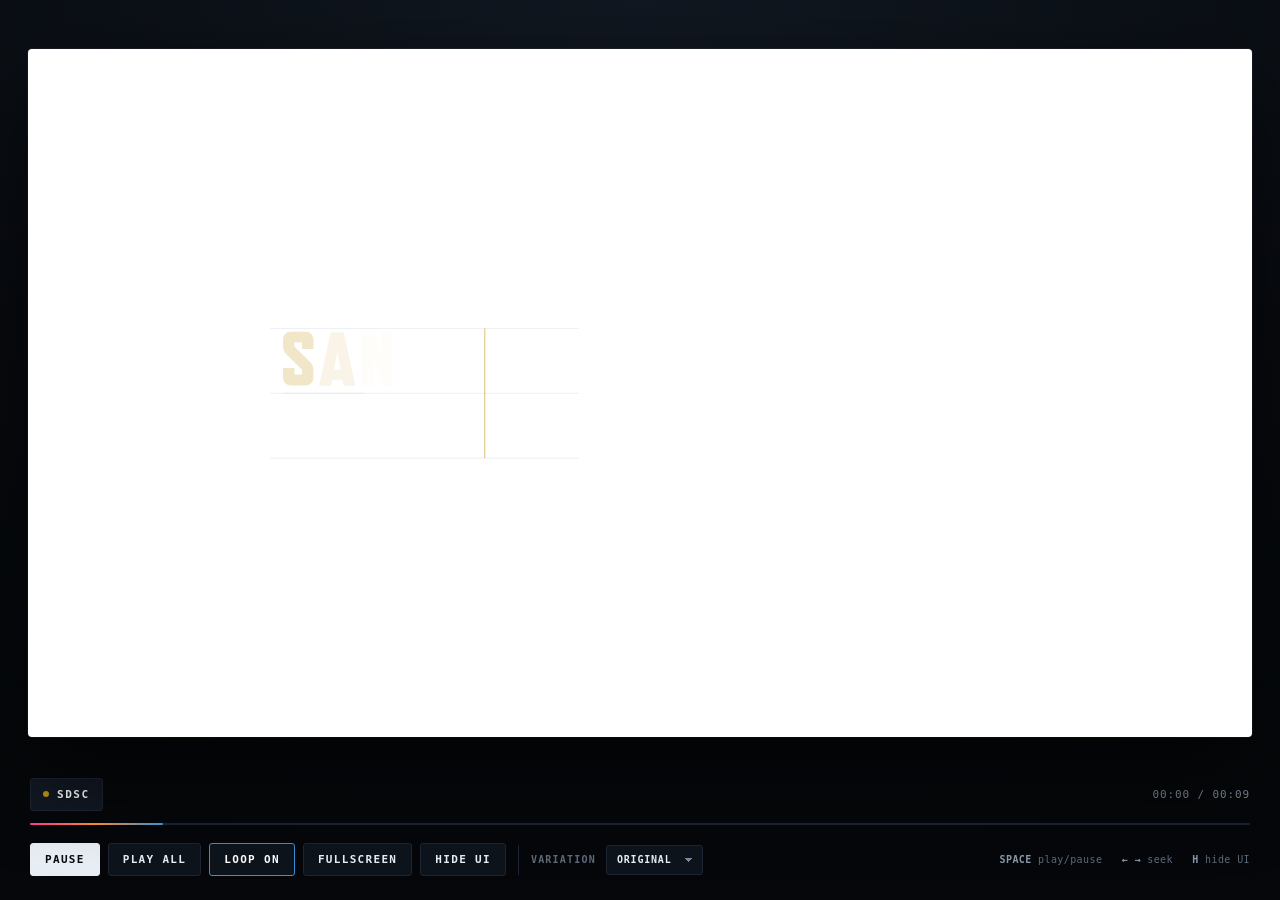
<file: logos/sdsc.html>
<!doctype html>
<html lang="en">
<head>
<meta charset="utf-8">
<meta name="viewport" content="width=device-width, initial-scale=1">
<title>SDSC — Logo Animation</title>
<style>
:root{
  --bg:#080B10;--panel:#0E141B;--line:#1D2632;--text:#E9EEF4;--muted:#7D8A99;
  --accent:#FF3694;--blue:#3890D6;--orange:#F48C2F;--green:#7AA154;
}
*{box-sizing:border-box}
html,body{height:100%}
body{
  margin:0;overflow:hidden;color:var(--text);
  background:radial-gradient(125% 95% at 50% 0%,#111821 0%,#080B10 55%,#05070A 100%);
  font-family:-apple-system,BlinkMacSystemFont,"Segoe UI",Inter,Roboto,Helvetica,Arial,sans-serif;
}
#shell{height:100%;display:flex;flex-direction:column;min-height:0}
#stage-wrap{flex:1;display:flex;align-items:center;justify-content:center;padding:26px 28px 18px;min-height:0}
#stage-frame{
  position:relative;width:min(100%,calc((100vh - 190px)*16/9));aspect-ratio:16/9;
  background:#fff;border-radius:4px;overflow:hidden;cursor:pointer;
  box-shadow:0 34px 90px rgba(0,0,0,.65),0 0 0 1px rgba(255,255,255,.06);
}
#stage{display:block;width:100%;height:100%;background:transparent;position:relative;z-index:1}
#ui{flex:0 0 auto;padding:0 30px 24px;width:100%;max-width:1600px;margin:0 auto}
#topline{display:flex;align-items:center;justify-content:space-between;gap:20px;margin-bottom:12px}
#chapters{display:flex;gap:6px;flex-wrap:wrap}
.chapter{
  appearance:none;border:1px solid transparent;background:transparent;color:var(--muted);
  font:600 11px/1 ui-monospace,SFMono-Regular,Menlo,monospace;letter-spacing:.14em;
  padding:10px 12px;border-radius:3px;cursor:pointer;transition:color .2s,border-color .2s,background .2s;
}
.chapter:hover{color:var(--text);border-color:var(--line)}
.chapter.active{color:#fff;border-color:var(--line);background:#121923}
.chapter .dot{display:inline-block;width:6px;height:6px;border-radius:50%;margin-right:8px;vertical-align:1px;background:currentColor;opacity:.5}
.chapter[data-act="0"].active .dot{background:var(--accent);opacity:1}
.chapter[data-act="1"].active .dot{background:var(--orange);opacity:1}
.chapter[data-act="2"].active .dot{background:var(--blue);opacity:1}
.chapter[data-act="3"].active .dot{background:#BF2027;opacity:1}
.chapter[data-act="4"].active .dot{background:#3FBECF;opacity:1}
.chapter[data-act="5"].active .dot{background:#F37421;opacity:1}
.chapter[data-act="6"].active .dot{background:#DB3123;opacity:1}
.chapter[data-act="7"].active .dot{background:#C69214;opacity:1}
#time{font:500 11px/1 ui-monospace,SFMono-Regular,Menlo,monospace;color:var(--muted);letter-spacing:.08em;white-space:nowrap}
#track{height:2px;background:#1A222D;border-radius:2px;cursor:pointer;position:relative;margin-bottom:18px}
#progress{position:absolute;left:0;top:0;height:100%;width:0;background:linear-gradient(90deg,var(--accent),var(--orange) 50%,var(--blue));border-radius:2px}
#track .tick{position:absolute;top:-3px;width:1px;height:8px;background:#2A3543}
#controls{display:flex;align-items:center;gap:8px;flex-wrap:wrap}
.btn{
  appearance:none;border:1px solid var(--line);background:var(--panel);color:var(--text);
  font:600 11px/1 ui-monospace,SFMono-Regular,Menlo,monospace;letter-spacing:.12em;
  padding:10px 14px;border-radius:3px;cursor:pointer;transition:background .2s,border-color .2s,color .2s;
}
.btn:hover{background:#151D27;border-color:#2A3543}
.btn.primary{background:#E9EEF4;color:#080B10;border-color:#E9EEF4}
.btn.primary:hover{background:#fff}
.btn[aria-pressed="true"]{border-color:var(--blue);color:#fff}
#styles{display:flex;align-items:center;gap:8px;border-left:1px solid var(--line);padding-left:12px;margin-left:4px}
#styles-label{font:600 10px/1 ui-monospace,SFMono-Regular,Menlo,monospace;color:#5E6B7A;letter-spacing:.12em;margin-right:2px}
#variation-select{
  appearance:none;border:1px solid var(--line);background-color:var(--panel);color:var(--text);
  font:600 10px/1 ui-monospace,SFMono-Regular,Menlo,monospace;letter-spacing:.08em;
  padding:9px 30px 9px 10px;border-radius:3px;cursor:pointer;
  background-image:linear-gradient(45deg,transparent 50%,#7D8A99 50%),linear-gradient(135deg,#7D8A99 50%,transparent 50%);
  background-position:calc(100% - 13px) 50%,calc(100% - 9px) 50%;
  background-size:4px 4px,4px 4px;background-repeat:no-repeat;
}
#variation-select:hover{border-color:#2A3543}
#hint{margin-left:auto;color:#5E6B7A;font:500 10px/1.4 ui-monospace,SFMono-Regular,Menlo,monospace;letter-spacing:.04em;text-align:right}
#hint b{color:#8B99A8;font-weight:600}
body.clean #ui{display:none}
body.clean #stage-wrap{padding:0}
body.clean #stage-frame{width:min(100vw,calc(100vh*16/9));max-height:100vh;border-radius:0;box-shadow:none}
#stage-frame:fullscreen{width:100vw;height:100vh;max-width:none;max-height:none;aspect-ratio:auto;border-radius:0;box-shadow:none;background:#fff;cursor:default}
#stage-frame:fullscreen #stage{width:100%;height:100%}
@media (max-width:720px){
  #stage-wrap{padding:12px 12px 8px}
  #ui{padding:0 14px 14px}
  #hint{display:none}
  .chapter{padding:9px 8px;letter-spacing:.08em}
  .btn{padding:9px 10px}
}
</style>
</head>
<body>
<div id="shell">
  <div id="stage-wrap">
    <div id="stage-frame">
      <svg id="stage" viewBox="0 0 1920 1080" preserveAspectRatio="xMidYMid meet" role="img" aria-label="Animated logo study for SDSC">
<defs>
          <clipPath id="esnet-word-clip" clipPathUnits="userSpaceOnUse">
            <rect id="esnet-word-clip-rect" x="741.8" y="388.2" width="0" height="303.6"/>
          </clipPath>
          <clipPath id="variation-iris" clipPathUnits="userSpaceOnUse"><circle id="variation-iris-circle" cx="960" cy="540" r="0"/></clipPath>
          <clipPath id="variation-scan" clipPathUnits="userSpaceOnUse"><rect id="variation-scan-rect" x="0" y="1080" width="1920" height="0"/></clipPath>
        </defs>
<g id="act-sdsc">
<g id="sdsc-guides" opacity="0"></g>
<g id="sdsc-place" transform="translate(400 438.2260) scale(0.6947977)">
<g id="sdsc-svg"><defs>
  <style type="text/css">#sdsc-svg .fil1{fill:#182B49;fill-rule:nonzero}#sdsc-svg .fil0{fill:#C69214;fill-rule:nonzero}</style>
 </defs>
 <g id="Layer_x0020_1">
  
  <g id="_2769596020640">
   <path class="fil0" d="M42.46 85.1l-35.58 -35.07c-4.12,-4.12 -6.88,-10.31 -6.88,-18.05l0 -13.75c0,-10.84 7.22,-18.23 18.22,-18.23l32.33 0c10.83,0 18.22,7.39 18.22,18.23l0 20.8 -25.79 0 0 -14.1c0,-0.34 -0.17,-0.52 -0.52,-0.52l-16.16 0c-0.34,0 -0.52,0.17 -0.52,0.52l0 7.39c0,0.52 0.17,0.86 0.52,1.2l35.58 35.07c4.13,4.12 6.88,10.31 6.88,18.04l0 16.17c0,10.83 -7.39,18.22 -18.22,18.22l-32.33 0c-11,0 -18.22,-7.39 -18.22,-18.22l0 -20.81 25.79 0 0 14.1c0,0.34 0.17,0.52 0.52,0.52l16.16 0c0.34,0 0.52,-0.17 0.52,-0.52l0 -9.8c0,-0.52 -0.17,-0.87 -0.52,-1.2z" opacity="0"/>
   <path class="fil0" d="M130.01 84.58l-7.05 -38.34 -0.52 -4.3 -0.52 4.3 -7.04 38.34 15.13 0zm3.96 22.35l-23.04 0 -2.58 13.75 -26.82 0 25.79 -120.34 30.26 0 25.79 120.34 -26.82 0 -2.57 -13.75z" opacity="0"/>
   <polygon class="fil0" points="222.49,120.68 203.75,60.68 203.24,58.11 203.24,120.68 177.45,120.68 177.45,0.34 204.61,0.34 219.91,52.26 220.43,55.02 220.43,0.34 246.22,0.34 246.22,120.68 " opacity="0"/>
   <path class="fil0" d="M345.59 96.1l0 -71.17c0,-0.34 -0.17,-0.52 -0.52,-0.52l-16.67 0 0 72.2 16.67 0c0.34,0 0.52,-0.17 0.52,-0.51zm7.56 24.58l-50.54 0 0 -120.34 50.54 0c10.83,0 18.22,7.39 18.22,18.22l0 83.89c0,10.83 -7.39,18.22 -18.22,18.22z" opacity="0"/>
   <polygon class="fil0" points="388.01,0.34 413.79,0.34 413.79,120.68 388.01,120.68 " opacity="0"/>
   <polygon class="fil0" points="430.16,120.68 430.16,0.34 490.32,0.34 490.32,24.41 455.94,24.41 455.94,48.13 481.73,48.13 481.73,70.48 455.94,70.48 455.94,96.62 490.32,96.62 490.32,120.68 " opacity="0"/>
   <path class="fil0" d="M555.12 121.03l-32.32 0c-10.83,0 -18.22,-7.39 -18.22,-18.22l0 -84.58c0,-10.83 7.39,-18.22 18.22,-18.22l32.32 0c10.83,0 18.22,7.39 18.22,18.22l0 20.8 -25.79 0 0 -14.1c0,-0.34 -0.17,-0.51 -0.52,-0.51l-16.16 0c-0.34,0 -0.51,0.17 -0.51,0.51l0 71.18c0,0.34 0.17,0.51 0.51,0.51l16.16 0c0.35,0 0.52,-0.17 0.52,-0.51l0 -20.11 -10.83 0 0 -24.07 36.62 0 0 50.89c0,10.83 -7.39,18.22 -18.22,18.22z" opacity="0"/>
   <path class="fil0" d="M632.31 24.41l-16.16 0c-0.34,0 -0.52,0.17 -0.52,0.51l0 71.18c0,0.34 0.17,0.51 0.52,0.51l16.16 0c0.34,0 0.52,-0.17 0.52,-0.51l0 -71.18c0,-0.34 -0.17,-0.51 -0.52,-0.51zm8.09 96.62l-32.32 0c-10.83,0 -18.22,-7.39 -18.22,-18.22l0 -84.58c0,-10.83 7.39,-18.22 18.22,-18.22l32.32 0c10.83,0 18.22,7.39 18.22,18.22l0 84.58c0,10.83 -7.39,18.22 -18.22,18.22z" opacity="0"/>
   <path class="fil1" d="M42.46 257.02l-35.58 -35.07c-4.12,-4.12 -6.88,-10.31 -6.88,-18.05l0 -13.75c0,-10.83 7.22,-18.23 18.22,-18.23l32.33 0c10.83,0 18.22,7.39 18.22,18.23l0 20.8 -25.79 0 0 -14.1c0,-0.34 -0.17,-0.52 -0.52,-0.52l-16.16 0c-0.34,0 -0.52,0.17 -0.52,0.52l0 7.39c0,0.52 0.17,0.85 0.52,1.2l35.58 35.07c4.13,4.12 6.88,10.31 6.88,18.04l0 16.16c0,10.84 -7.39,18.23 -18.22,18.23l-32.33 0c-11,0 -18.22,-7.39 -18.22,-18.23l0 -20.8 25.79 0 0 14.1c0,0.34 0.17,0.52 0.52,0.52l16.16 0c0.34,0 0.52,-0.17 0.52,-0.52l0 -9.8c0,-0.51 -0.17,-0.86 -0.52,-1.2z" opacity="0"/>
   <path class="fil1" d="M135.82 292.95l-32.32 0c-11,0 -18.22,-7.39 -18.22,-18.23l0 -102.46 25.79 0 0 95.76c0,0.34 0.17,0.51 0.51,0.51l16.16 0c0.35,0 0.52,-0.17 0.52,-0.51l0 -95.76 25.79 0 0 102.46c0,10.83 -7.39,18.23 -18.22,18.23z" opacity="0"/>
   <path class="fil1" d="M213.14 196.34l-16.67 0 0 27.51 16.67 0c0.34,0 0.52,-0.17 0.52,-0.52l0 -26.48c0,-0.34 -0.17,-0.51 -0.52,-0.51zm8.09 51.58l-24.76 0 0 44.7 -25.79 0 0 -120.34 50.55 0c10.83,0 18.22,7.39 18.22,18.22l0 39.2c0,10.83 -7.22,18.22 -18.22,18.22z" opacity="0"/>
   <polygon class="fil1" points="254.96,292.61 254.96,172.27 315.13,172.27 315.13,196.34 280.75,196.34 280.75,220.06 306.53,220.06 306.53,242.41 280.75,242.41 280.75,268.54 315.13,268.54 315.13,292.61 " opacity="0"/>
   <path class="fil1" d="M355.17 223.84l16.67 0c0.34,0 0.52,-0.17 0.52,-0.51l0 -26.48c0,-0.34 -0.17,-0.52 -0.52,-0.52l-16.67 0 0 27.51zm17.88 68.76l-11.35 -44.7 -6.53 0 0 44.7 -25.79 0 0 -120.34 50.54 0c10.83,0 18.22,7.39 18.22,18.22l0 39.2c0,8.6 -4.47,14.95 -11.86,17.37l13.58 45.55 -26.82 0z" opacity="0"/>
   <path class="fil1" d="M465.18 292.95l-32.32 0c-10.83,0 -18.22,-7.39 -18.22,-18.23l0 -84.58c0,-10.83 7.39,-18.22 18.22,-18.22l32.32 0c10.83,0 18.22,7.39 18.22,18.22l0 20.8 -25.79 0 0 -14.1c0,-0.34 -0.17,-0.51 -0.52,-0.51l-16.16 0c-0.34,0 -0.51,0.17 -0.51,0.51l0 71.18c0,0.34 0.17,0.51 0.51,0.51l16.16 0c0.35,0 0.52,-0.17 0.52,-0.51l0 -14.1 25.79 0 0 20.8c0,10.83 -7.39,18.23 -18.22,18.23z" opacity="0"/>
   <path class="fil1" d="M542.35 196.34l-16.16 0c-0.34,0 -0.52,0.17 -0.52,0.51l0 71.18c0,0.34 0.17,0.51 0.52,0.51l16.16 0c0.34,0 0.52,-0.17 0.52,-0.51l0 -71.18c0,-0.34 -0.17,-0.51 -0.52,-0.51zm8.09 96.62l-32.33 0c-10.83,0 -18.22,-7.39 -18.22,-18.23l0 -84.58c0,-10.83 7.39,-18.22 18.22,-18.22l32.33 0c10.83,0 18.22,7.39 18.22,18.22l0 84.58c0,10.83 -7.39,18.23 -18.22,18.23z" opacity="0"/>
   <polygon class="fil1" points="649.35,292.61 649.35,233.3 648.84,236.39 634.57,292.61 624.77,292.61 610.67,236.39 610.16,233.3 610.16,292.61 585.23,292.61 585.23,172.27 614.97,172.27 629.75,231.92 644.54,172.27 674.28,172.27 674.28,292.61 " opacity="0"/>
   <path class="fil1" d="M733.39 196.34l-16.67 0 0 27.51 16.67 0c0.34,0 0.52,-0.17 0.52,-0.52l0 -26.48c0,-0.34 -0.17,-0.51 -0.52,-0.51zm8.09 51.58l-24.76 0 0 44.7 -25.79 0 0 -120.34 50.55 0c10.83,0 18.22,7.39 18.22,18.22l0 39.2c0,10.83 -7.22,18.22 -18.22,18.22z" opacity="0"/>
   <path class="fil1" d="M825.74 292.95l-32.32 0c-11,0 -18.22,-7.39 -18.22,-18.23l0 -102.46 25.79 0 0 95.76c0,0.34 0.17,0.51 0.51,0.51l16.16 0c0.35,0 0.52,-0.17 0.52,-0.51l0 -95.76 25.79 0 0 102.46c0,10.83 -7.39,18.23 -18.22,18.23z" opacity="0"/>
   <polygon class="fil1" points="905.67,196.34 905.67,292.61 879.88,292.61 879.88,196.34 858.39,196.34 858.39,172.27 927.15,172.27 927.15,196.34 " opacity="0"/>
   <polygon class="fil1" points="941.5,292.61 941.5,172.27 1001.66,172.27 1001.66,196.34 967.29,196.34 967.29,220.06 993.07,220.06 993.07,242.41 967.29,242.41 967.29,268.54 1001.66,268.54 1001.66,292.61 " opacity="0"/>
   <path class="fil1" d="M1041.71 223.84l16.67 0c0.34,0 0.52,-0.17 0.52,-0.51l0 -26.48c0,-0.34 -0.17,-0.52 -0.52,-0.52l-16.67 0 0 27.51zm17.88 68.76l-11.35 -44.7 -6.53 0 0 44.7 -25.79 0 0 -120.34 50.54 0c10.83,0 18.22,7.39 18.22,18.22l0 39.2c0,8.6 -4.47,14.95 -11.86,17.37l13.58 45.55 -26.82 0z" opacity="0"/>
   <path class="fil1" d="M1191.62 292.95l-32.32 0c-10.83,0 -18.22,-7.39 -18.22,-18.23l0 -84.58c0,-10.83 7.39,-18.22 18.22,-18.22l32.32 0c10.83,0 18.22,7.39 18.22,18.22l0 20.8 -25.79 0 0 -14.1c0,-0.34 -0.17,-0.51 -0.52,-0.51l-16.16 0c-0.34,0 -0.51,0.17 -0.51,0.51l0 71.18c0,0.34 0.17,0.51 0.51,0.51l16.16 0c0.35,0 0.52,-0.17 0.52,-0.51l0 -14.1 25.79 0 0 20.8c0,10.83 -7.39,18.23 -18.22,18.23z" opacity="0"/>
   <polygon class="fil1" points="1226.35,292.61 1226.35,172.27 1286.52,172.27 1286.52,196.34 1252.14,196.34 1252.14,220.06 1277.92,220.06 1277.92,242.41 1252.14,242.41 1252.14,268.54 1286.52,268.54 1286.52,292.61 " opacity="0"/>
   <polygon class="fil1" points="1345.82,292.61 1327.08,232.61 1326.57,230.03 1326.57,292.61 1300.78,292.61 1300.78,172.27 1327.94,172.27 1343.24,224.19 1343.76,226.94 1343.76,172.27 1369.54,172.27 1369.54,292.61 " opacity="0"/>
   <polygon class="fil1" points="1431.24,196.34 1431.24,292.61 1405.46,292.61 1405.46,196.34 1383.96,196.34 1383.96,172.27 1452.73,172.27 1452.73,196.34 " opacity="0"/>
   <polygon class="fil1" points="1467.07,292.61 1467.07,172.27 1527.24,172.27 1527.24,196.34 1492.86,196.34 1492.86,220.06 1518.64,220.06 1518.64,242.41 1492.86,242.41 1492.86,268.54 1527.24,268.54 1527.24,292.61 " opacity="0"/>
   <path class="fil1" d="M1567.29 223.84l16.67 0c0.34,0 0.52,-0.17 0.52,-0.51l0 -26.48c0,-0.34 -0.17,-0.52 -0.52,-0.52l-16.67 0 0 27.51zm17.88 68.76l-11.35 -44.7 -6.53 0 0 44.7 -25.79 0 0 -120.34 50.54 0c10.83,0 18.22,7.39 18.22,18.22l0 39.2c0,8.6 -4.47,14.95 -11.86,17.37l13.58 45.55 -26.82 0z" opacity="0"/>
  </g>
 </g></g>
<line id="sdsc-scan" x1="0" y1="0" x2="0" y2="293" stroke="#C69214" stroke-width="2" opacity="0"/>
<line id="sdsc-rule" x1="0" y1="146.5" x2="0" y2="146.5" stroke="#C69214" stroke-width="1.4" opacity="0"/>
</g>
        </g>
<g id="variation-overlay" opacity="0">
          <line id="variation-scan-glow" x1="0" y1="0" x2="1920" y2="0" stroke="#5EB2D7" stroke-width="18" opacity="0.22"/>
          <line id="variation-scan-line" x1="0" y1="0" x2="1920" y2="0" stroke="#E9FBFF" stroke-width="2.4" opacity="0.95"/>
        </g>
</svg>
    </div>
  </div>
  <div id="ui">
    <div id="topline">
      <div id="chapters">
        <button class="chapter" data-act="7"><span class="dot"></span>SDSC</button>
      </div>
      <div id="time">00:00 / 00:09</div>
    </div>
    <div id="track"><div id="progress"></div></div>
    <div id="controls">
      <button class="btn primary" id="play">PAUSE</button>
      <button class="btn" id="playall">PLAY ALL</button>
      <button class="btn" id="loop" aria-pressed="true">LOOP ON</button>
      <button class="btn" id="fullscreen">FULLSCREEN</button>
      <button class="btn" id="clean">HIDE UI</button>
      <div id="styles" role="group" aria-label="Logo variation">
        <label id="styles-label" for="variation-select">VARIATION</label>
        <select id="variation-select"></select>
      </div>
      <div id="hint"><b>SPACE</b> play/pause &nbsp; <b>← →</b> seek &nbsp; <b>H</b> hide UI</div>
    </div>
  </div>
</div>
<script>
const NS="http://www.w3.org/2000/svg";
const stage=document.getElementById("stage");
const clamp=(v,a=0,b=1)=>Math.max(a,Math.min(b,v));
const lerp=(a,b,t)=>a+(b-a)*t;
const smooth=t=>{t=clamp(t);return t*t*(3-2*t)};
const easeOut=t=>1-Math.pow(1-clamp(t),3);
const easeInOut=t=>{t=clamp(t);return t<.5?4*t*t*t:1-Math.pow(-2*t+2,3)/2};
const easeOutBack=t=>{t=clamp(t);const c=1.45;return 1+(c+1)*Math.pow(t-1,3)+c*Math.pow(t-1,2)};
const phase=(u,a,b)=>clamp((u-a)/(b-a));
const ellipseLen=(rx,ry)=>Math.PI*(3*(rx+ry)-Math.sqrt((3*rx+ry)*(rx+3*ry)));
const el=(tag,attrs={},parent)=>{const e=document.createElementNS(NS,tag);for(const[k,v]of Object.entries(attrs))e.setAttribute(k,v);if(parent)parent.appendChild(e);return e};
const setOp=(e,v)=>e.setAttribute("opacity",clamp(v).toFixed(4));
const setFillOp=(e,v)=>e.setAttribute("fill-opacity",clamp(v).toFixed(4));
const setDash=(e,L,p)=>{e.style.strokeDasharray=String(L);e.style.strokeDashoffset=String(L*(1-clamp(p)))};
const setTransform=(e,x=0,y=0,sx=1,sy=1,rot=0,cx=0,cy=0)=>{
  e.setAttribute("transform",`translate(${x.toFixed(3)} ${y.toFixed(3)}) translate(${cx.toFixed(3)} ${cy.toFixed(3)}) rotate(${rot.toFixed(3)}) scale(${sx.toFixed(4)} ${sy.toFixed(4)}) translate(${(-cx).toFixed(3)} ${(-cy).toFixed(3)})`);
};
const scinet={};
const sc26={};
const esnet={};
const ESNET_STYLE_NAMES=["TRACE","PRINT","BLUEPRINT","ORBIT","TYPE","REGISTER","CONSTELLATION","IRIS","SPIN","SLICE"];
const VARIATION_NAMES={
  scinet:["ORIGINAL","APERTURE","KINETIC","SCANLINE"],
  sc26:["ORIGINAL","APERTURE","KINETIC","SCANLINE"],
  esnet:ESNET_STYLE_NAMES,
  inmon:["ORIGINAL","APERTURE","KINETIC","SCANLINE"],
  nrp:["ORIGINAL","APERTURE","KINETIC","SCANLINE"],
  caltech:["ORIGINAL","APERTURE","KINETIC","SCANLINE"],
  internet2:["ORIGINAL","APERTURE","KINETIC","SCANLINE"],
  sdsc:["ORIGINAL","APERTURE","KINETIC","SCANLINE"]
};
const variationByAct={scinet:0,sc26:0,esnet:0,inmon:0,nrp:0,caltech:0,internet2:0,sdsc:0};
const variation={};
let variationActIndex=-1;
let esnetStyle=0;
const ESNET_VARIANT=(location.hash.match(/[?&#]v=([a-z]+)/)||[])[1]||"scinet";
function setupScinet(){
  const svg=document.getElementById("scinet-svg");
  scinet.netGroup=document.getElementById("scinet-net-paths");
  scinet.netPaths=[...document.querySelectorAll("#scinet-net-paths .net-path")];
  scinet.nodeGroup=document.getElementById("scinet-nodes");
  scinet.pulseGroup=document.getElementById("scinet-pulses");
  scinet.ring1=document.getElementById("scinet-ring-1");
  scinet.ring2=document.getElementById("scinet-ring-2");
  scinet.black=svg.querySelector("path:not([class])");
  scinet.blue=[...svg.querySelectorAll(".cls-1")];
  scinet.star=svg.querySelector("polygon.cls-2");
  scinet.ghosts=[];
  const parts=[scinet.black,...scinet.blue,scinet.star];
  for(const source of parts){
    let ghost;
    if(source.tagName.toLowerCase()==="rect"){
      const x=source.getAttribute("x"),y=source.getAttribute("y"),w=source.getAttribute("width"),h=source.getAttribute("height");
      ghost=el("path",{d:`M${x},${y}h${w}v${h}h-${w}z`});
    }else{
      ghost=source.cloneNode(false);
      ghost.removeAttribute("class");
    }
    const color=getComputedStyle(source).fill;
    ghost.setAttribute("fill","none");
    ghost.setAttribute("stroke",color);
    ghost.setAttribute("stroke-width","0.32");
    ghost.setAttribute("stroke-linecap","round");
    ghost.setAttribute("stroke-linejoin","round");
    ghost.setAttribute("opacity","0");
    source.parentNode.insertBefore(ghost,source.nextSibling);
    const L=ghost.getTotalLength?ghost.getTotalLength():100;
    scinet.ghosts.push({el:ghost,L,source,isStar:source===scinet.star,isBlue:scinet.blue.includes(source)});
  }
  for(const e of [scinet.black,...scinet.blue,scinet.star])setFillOp(e,0);
  scinet.net=scinet.netPaths.map((p,i)=>({el:p,L:p.getTotalLength(),offset:(i*0.137)%1,speed:0.8+(i%3)*0.12}));
  scinet.nodes=[[949,453,0.00],[760,630,0.05],[820,670,0.10],[1080,470,0.08],[1240,620,0.12],[1120,660,0.15],[700,520,0.18]].map(([x,y,delay])=>{
    const c=el("circle",{cx:x,cy:y,r:4,fill:"#ffffff",stroke:"#3890d6","stroke-width":2.2,opacity:0},scinet.nodeGroup);
    return {el:c,x,y,delay};
  });
  scinet.pulses=[];
  scinet.net.forEach((n,i)=>{
    for(let k=0;k<2;k++){
      const c=el("circle",{r:k===0?3.2:2.4,fill:k===0?"#ff3694":"#3890d6",opacity:0},scinet.pulseGroup);
      scinet.pulses.push({el:c,path:n.el,L:n.L,offset:(i*0.19+k*0.53)%1,speed:0.9+(i%4)*0.1});
    }
  });
}
function renderScinet(u){
  const netOp=Math.max(smooth(phase(u,0.06,0.30))*(1-smooth(phase(u,0.34,0.40))),smooth(phase(u,0.62,0.72))*(1-smooth(phase(u,0.88,0.94))));
  setOp(scinet.netGroup,netOp*0.85);
  const drawP=u<0.5?phase(u,0.06,0.28):1-phase(u,0.78,0.92);
  for(const n of scinet.net)setDash(n.el,n.L,drawP);
  const pulseA=smooth(phase(u,0.06,0.12))*(1-smooth(phase(u,0.34,0.40)))+smooth(phase(u,0.64,0.70))*(1-smooth(phase(u,0.88,0.94)));
  for(const p of scinet.pulses){
    const t=(u*p.speed+p.offset)%1;
    const pt=p.path.getPointAtLength(t*p.L);
    p.el.setAttribute("cx",pt.x.toFixed(2));
    p.el.setAttribute("cy",pt.y.toFixed(2));
    setOp(p.el,pulseA*(0.25+0.75*Math.sin(t*Math.PI)));
  }
  for(const n of scinet.nodes){
    const p=phase(u,0.10+n.delay,0.22+n.delay);
    n.el.setAttribute("r",(4*easeOutBack(p)).toFixed(2));
    setOp(n.el,p*(1-smooth(phase(u,0.34,0.40)))+smooth(phase(u,0.64,0.70))*(1-smooth(phase(u,0.86,0.92))));
  }
  const convP=easeOut(phase(u,0.08,0.30));
  const convRev=smooth(phase(u,0.62,0.72))*(1-smooth(phase(u,0.82,0.90)));
  const convOp=Math.max(smooth(phase(u,0.08,0.14))*(1-smooth(phase(u,0.26,0.34)))*0.42,convRev*0.40);
  scinet.ring1.setAttribute("r",(320-250*convP+180*convRev).toFixed(1));
  scinet.ring2.setAttribute("r",(280-210*convP+150*convRev).toFixed(1));
  setOp(scinet.ring1,convOp);
  setOp(scinet.ring2,convOp*0.8);
  const ghostP=u<0.5?phase(u,0.26,0.40):1-phase(u,0.70,0.88);
  const ghostOp=smooth(phase(u,0.24,0.30))*(1-smooth(phase(u,0.38,0.42)))+smooth(phase(u,0.58,0.62))*(1-smooth(phase(u,0.84,0.90)));
  const starGhostOp=smooth(phase(u,0.10,0.16))*(1-smooth(phase(u,0.22,0.30)))+smooth(phase(u,0.60,0.66))*(1-smooth(phase(u,0.80,0.88)));
  for(const g of scinet.ghosts){
    setDash(g.el,g.L,ghostP);
    setOp(g.el,g.isStar?starGhostOp:ghostOp);
  }
  const fillOp=Math.min(smooth(phase(u,0.36,0.42)),1-smooth(phase(u,0.58,0.64)));
  for(const e of [scinet.black,...scinet.blue])setFillOp(e,fillOp);
  const starOp=smooth(phase(u,0.10,0.18))*(1-smooth(phase(u,0.62,0.72)));
  setFillOp(scinet.star,starOp);
  const starIn=smooth(phase(u,0.12,0.26));
  const starOut=smooth(phase(u,0.60,0.78));
  const starS=(0.2+0.8*easeOutBack(starIn))*(1+0.6*starOut);
  const starRot=lerp(-35,0,easeOut(starIn))+starOut*60;
  const starY=-6*starOut;
  const starT={x:0,y:starY,sx:starS,sy:starS,rot:starRot,cx:59.5,cy:6.3};
  setTransform(scinet.star,starT.x,starT.y,starT.sx,starT.sy,starT.rot,starT.cx,starT.cy);
  const split=smooth(phase(u,0.64,0.86));
  const scShift=-3.5*split;
  const inetShift=3.5*split;
  for(const g of scinet.ghosts){
    if(g.isStar){
      setTransform(g.el,starT.x,starT.y,starT.sx,starT.sy,starT.rot,starT.cx,starT.cy);
    }else if(g.isBlue){
      setTransform(g.el,inetShift,-0.5*split);
    }else{
      setTransform(g.el,scShift,0);
    }
  }
  setTransform(scinet.black,scShift,0);
  for(const e of scinet.blue)setTransform(e,inetShift,-0.5*split);
  const assemble=smooth(phase(u,0.30,0.40));
  const reverse=smooth(phase(u,0.60,0.72));
  const logoY=lerp(12,0,easeOut(assemble))-26*reverse;
  const logoScale=lerp(1.045,1,easeOut(assemble))*(1+0.02*reverse);
  document.getElementById("scinet-logo").setAttribute("transform",`translate(480 ${(403.7+logoY).toFixed(2)})`);
  document.getElementById("scinet-scale").setAttribute("transform",`scale(${(7.8785*logoScale).toFixed(4)})`);
  setOp(document.getElementById("scinet-logo"),1-smooth(phase(u,0.80,0.92)));
}
function setupSC26(){
  const svg=document.getElementById("sc26-svg");
  const all=[...svg.querySelectorAll("path, polygon")];
  sc26.word=all.filter(e=>e.classList.contains("cls-1"));
  sc26.hpc=all.filter(e=>e.classList.contains("cls-5")&&e.tagName.toLowerCase()==="path");
  sc26.magentaStar=all.find(e=>e.classList.contains("cls-5")&&e.tagName.toLowerCase()==="polygon");
  sc26.river=all.find(e=>e.classList.contains("cls-2")&&e.tagName.toLowerCase()==="path");
  sc26.blueStars=all.filter(e=>e.classList.contains("cls-2")&&e.tagName.toLowerCase()==="polygon");
  sc26.green=all.filter(e=>e.classList.contains("cls-4"));
  sc26.orange=all.find(e=>e.classList.contains("cls-3"));
  sc26.elements=all;
  for(const e of all){e._bbox=e.getBBox();e.setAttribute("opacity","0")}
  sc26.starCenters=[sc26.magentaStar,...sc26.blueStars].map(e=>{
    const b=e._bbox;
    return {x:500+(b.x+b.width/2)*5.2458,y:350.5+(b.y+b.height/2)*5.2458};
  });
  sc26.linksGroup=document.getElementById("sc26-star-links");
  sc26.links=[];
  for(const[a,b]of [[0,1],[0,2],[0,3],[1,2],[2,3]]){
    const A=sc26.starCenters[a],B=sc26.starCenters[b];
    const path=el("path",{d:`M${A.x.toFixed(2)} ${A.y.toFixed(2)} L${B.x.toFixed(2)} ${B.y.toFixed(2)}`,stroke:a===0?"#ff3694":"#3890d6","stroke-width":1.4,opacity:0},sc26.linksGroup);
    const L=path.getTotalLength();
    path.style.strokeDasharray=String(L);
    path.style.strokeDashoffset=String(L);
    sc26.links.push({el:path,L});
  }
  sc26.parallelGroup=document.getElementById("sc26-parallel");
  sc26.parallel=[];
  const bars=[
    {y:548,x:690,len:240,c:"#7aa154"},{y:566,x:720,len:300,c:"#f48c2f"},
    {y:584,x:670,len:210,c:"#3890d6"},{y:602,x:740,len:280,c:"#7aa154"},
    {y:620,x:700,len:260,c:"#f48c2f"},{y:638,x:660,len:190,c:"#3890d6"},
    {y:656,x:730,len:300,c:"#7aa154"},{y:674,x:680,len:220,c:"#f48c2f"}
  ];
  for(const b of bars)sc26.parallel.push({el:el("line",{x1:b.x,y1:b.y,x2:b.x,y2:b.y,stroke:b.c,"stroke-width":3,opacity:0},sc26.parallelGroup),...b});
  sc26.gridGroup=document.getElementById("sc26-grid");
  sc26.grid=[];
  const xs=[500,560,620,680,760,820,880,960,1040,1120,1200,1300,1400,1440];
  for(const x of xs)sc26.grid.push({el:el("line",{x1:x,y1:790,x2:x,y2:790,stroke:"#E1E7EE","stroke-width":1,opacity:0},sc26.gridGroup),x,len:470});
  for(const y of [760,715])sc26.grid.push({el:el("line",{x1:470,y1:y,x2:470,y2:y,stroke:"#DCE3EA","stroke-width":1,opacity:0},sc26.gridGroup),y,len:500});
  sc26.flowGroup=document.getElementById("sc26-flow");
  sc26.flow=[];
  const flowDefs=[
    {x:760,y:610,len:160,c:"#7aa154"},{x:820,y:640,len:220,c:"#f48c2f"},
    {x:780,y:670,len:180,c:"#3890d6"},{x:900,y:600,len:140,c:"#7aa154"},
    {x:980,y:635,len:200,c:"#3890d6"},{x:1040,y:665,len:150,c:"#f48c2f"},
    {x:620,y:700,len:120,c:"#3890d6"},{x:1120,y:690,len:160,c:"#7aa154"}
  ];
  for(const f of flowDefs)sc26.flow.push({el:el("line",{x1:f.x,y1:f.y,x2:f.x,y2:f.y,stroke:f.c,"stroke-width":2.2,"stroke-linecap":"round",opacity:0},sc26.flowGroup),...f});
}
function renderSC26(u){
  const gridOp=smooth(phase(u,0.06,0.14))*(1-smooth(phase(u,0.30,0.38)))+smooth(phase(u,0.60,0.68))*(1-smooth(phase(u,0.86,0.92)));
  setOp(sc26.gridGroup,gridOp*0.9);
  const gridDraw=u<0.5?phase(u,0.06,0.28):1-phase(u,0.80,0.92);
  for(const g of sc26.grid){
    if(g.x!==undefined)g.el.setAttribute("y2",(790-g.len*gridDraw).toFixed(2));
    else g.el.setAttribute("x2",(470+g.len*gridDraw).toFixed(2));
  }
  const rise=[[sc26.orange,0.10,0.26],[sc26.green[0],0.13,0.29],[sc26.green[1],0.16,0.32],[sc26.river,0.12,0.30]];
  for(const[e,a,b]of rise){
    const p=easeOutBack(phase(u,a,b));
    const q=smooth(phase(u,0.64,0.82));
    const bb=e._bbox;
    const yOff=(1-p)*14+q*10;
    const sy=lerp(0.2,1,p)*(1-0.15*q);
    const sx=1+0.05*q;
    setTransform(e,0,yOff,sx,sy,0,bb.x+bb.width/2,bb.y+bb.height);
    setOp(e,smooth(phase(u,a-0.03,b)));
  }
  const stars=[sc26.magentaStar,...sc26.blueStars];
  stars.forEach((e,i)=>{
    const p=easeOutBack(phase(u,0.12+i*0.02,0.26+i*0.02));
    const q=smooth(phase(u,0.62+i*0.01,0.78+i*0.01));
    const bb=e._bbox;
    const cx=bb.x+bb.width/2,cy=bb.y+bb.height/2;
    const s=lerp(0.1,1,p)*(1+0.6*q);
    const rot=(i%2?-1:1)*25*q;
    setTransform(e,0,-2*q,s,s,rot,cx,cy);
    setOp(e,smooth(phase(u,0.10+i*0.02,0.18+i*0.02)));
  });
  sc26.word.forEach((e,i)=>{
    const p=easeOutBack(phase(u,0.24+i*0.03,0.34+i*0.03));
    const q=smooth(phase(u,0.60,0.74));
    const bb=e._bbox;
    setTransform(e,0,(1-p)*8-q*6,1+q*0.04,lerp(0.4,1,p),0,bb.x+bb.width/2,bb.y+bb.height);
    setOp(e,smooth(phase(u,0.22+i*0.03,0.30+i*0.03)));
  });
  sc26.hpc.forEach((e,i)=>{
    const p=easeOut(phase(u,0.25+i*0.0032,0.33+i*0.0032));
    const q=smooth(phase(u,0.60,0.76));
    const bb=e._bbox;
    const dx=q*(i%2?2:-2);
    const dy=(1-p)*4-q*3;
    setTransform(e,dx,dy,1+q*0.06,lerp(0.5,1,p),0,bb.x+bb.width/2,bb.y+bb.height);
    setOp(e,smooth(phase(u,0.23+i*0.0032,0.31+i*0.0032)));
  });
  const flowOp=smooth(phase(u,0.64,0.72))*(1-smooth(phase(u,0.86,0.94)));
  setOp(sc26.flowGroup,flowOp);
  sc26.flow.forEach((f,i)=>{
    const p=smooth(phase(u,0.66+i*0.01,0.78+i*0.01));
    f.el.setAttribute("x2",(f.x+f.len*p).toFixed(2));
    f.el.setAttribute("opacity",(0.7*flowOp).toFixed(3));
  });
  const parOp=smooth(phase(u,0.64,0.72))*(1-smooth(phase(u,0.86,0.94)));
  setOp(sc26.parallelGroup,parOp*0.8);
  sc26.parallel.forEach((b,i)=>{
    const p=smooth(phase(u,0.66+i*0.008,0.78+i*0.008));
    b.el.setAttribute("x2",(b.x+b.len*p).toFixed(2));
    b.el.setAttribute("opacity",(0.85*parOp).toFixed(3));
  });
  setOp(sc26.linksGroup,parOp);
  sc26.links.forEach((l,i)=>{
    const p=smooth(phase(u,0.66+i*0.01,0.80+i*0.01));
    l.el.style.strokeDashoffset=String(l.L*(1-p));
    l.el.setAttribute("opacity",(0.7*parOp).toFixed(3));
  });
  const assemble=smooth(phase(u,0.30,0.40));
  const reverse=smooth(phase(u,0.60,0.72));
  const logoY=lerp(10,0,easeOut(assemble))-20*reverse;
  const logoScale=lerp(1.04,1,easeOut(assemble))*(1+0.02*reverse);
  document.getElementById("sc26-logo").setAttribute("transform",`translate(500 ${(350.5+logoY).toFixed(2)})`);
  document.getElementById("sc26-scale").setAttribute("transform",`scale(${(5.2458*logoScale).toFixed(4)})`);
  setOp(document.getElementById("sc26-logo"),1-smooth(phase(u,0.82,0.94)));
}
function setupESnet(){
  esnet.center={x:551.6,y:540};
  esnet.grayWrap=document.getElementById("esnet-gray-wrap");
  esnet.gray=document.getElementById("esnet-gray");
  esnet.blue=document.getElementById("esnet-blue");
  esnet.light=document.getElementById("esnet-light");
  esnet.white=document.getElementById("esnet-white");
  esnet.blueGhost=document.getElementById("esnet-blue-ghost");
  esnet.lightGhost=document.getElementById("esnet-light-ghost");
  esnet.wordRect=document.getElementById("esnet-word-rect");
  esnet.netGroup=document.getElementById("esnet-net");
  esnet.netPaths=[...document.querySelectorAll("#esnet-net .esnet-net-path")];
  esnet.netLens=esnet.netPaths.map(p=>p.getTotalLength());
  esnet.blueGhostLen=esnet.blueGhost.getTotalLength();
  esnet.lightGhostLen=esnet.lightGhost.getTotalLength();
  esnet.gray.setAttribute("opacity","1");
  esnet.blueGroup=document.getElementById("esnet-blue-group");
  esnet.globeRect=document.getElementById("esnet-globe-rect");
  esnet.wipeRect=document.getElementById("esnet-blue-wipe-rect");
  esnet.radialCircle=document.getElementById("esnet-blue-radial-circle");
  esnet.scanLine=document.getElementById("esnet-wipe-scan");
  esnet.gridGroup=document.getElementById("esnet-grid");
  esnet.grid=[];
  for(let i=0;i<9;i++){const x=430+i*32;esnet.grid.push({el:el("line",{x1:x,y1:380,x2:x,y2:700,stroke:"#DCE3EA","stroke-width":0.8},esnet.gridGroup),kind:"v",L:320})}
  for(let j=0;j<11;j++){const y=390+j*30;esnet.grid.push({el:el("line",{x1:390,y1:y,x2:710,y2:y,stroke:"#DCE3EA","stroke-width":0.8},esnet.gridGroup),kind:"h",L:320})}
  esnet.orbitsGroup=document.getElementById("esnet-orbits");
  esnet.orbitsGroup.setAttribute("transform","translate(551.6 540)");
  esnet.orbits=[];
  for(const d of [{rx:220,ry:100,ang:-25},{rx:260,ry:120,ang:30},{rx:300,ry:80,ang:70}]){
    const e=el("ellipse",{cx:0,cy:0,rx:d.rx,ry:d.ry,fill:"none",stroke:"#3890d6","stroke-width":1.2,transform:`rotate(${d.ang})`},esnet.orbitsGroup);
    const L=Math.PI*(3*(d.rx+d.ry)-Math.sqrt((3*d.rx+d.ry)*(d.rx+3*d.ry)));
    e.style.strokeDasharray=String(L);e.style.strokeDashoffset=String(L);
    esnet.orbits.push({el:e,...d,L});
  }
  esnet.lastGray=0;esnet.lastNet=0;esnet.lastBlue=0;esnet.lastLight=0;esnet.lastWord=0;
  esnet.sparklesGroup=document.getElementById("esnet-sparkles");
  esnet.sparkles=[];
  const starD="M0 -12 C2 -3 3 -2 12 0 C3 2 2 3 0 12 C-2 3 -3 2 -12 0 C-3 -2 -2 -3 0 -12 Z";
  const positions=[[356,360],[704,382],[760,566],[666,704],[470,724],[330,562]];
  for(let i=0;i<positions.length;i++){
    const [x,y]=positions[i];
    const g=el("g",{},esnet.sparklesGroup);
    el("path",{d:starD,fill:i%2?"#5EB2D7":"#ffffff",opacity:1},g);
    g.setAttribute("transform",`translate(${x} ${y})`);
    setOp(g,0);
    esnet.sparkles.push({el:g,x,y,phase:i/positions.length});
  }
  esnet.weave=[];
  const weavePos=[[598.2,485.9],[470.9,555.7],[655.7,606.8]];
  for(let i=0;i<weavePos.length;i++){
    const [x,y]=weavePos[i];
    const g=el("g",{},esnet.sparklesGroup);
    el("path",{d:starD,fill:i===1?"#ffffff":"#5EB2D7",opacity:1},g);
    g.setAttribute("transform",`translate(${x} ${y})`);
    setOp(g,0);
    esnet.weave.push({el:g,x,y});
  }
  esnet.pulses=[];
  for(let i=0;i<4;i++){
    const c=el("circle",{r:3.2,fill:i%2?"#ffffff":"#5EB2D7",stroke:i%2?"#5EB2D7":"#ffffff","stroke-width":1.5,opacity:0},esnet.sparklesGroup);
    esnet.pulses.push({el:c,theta:i*Math.PI/2,radius:190+(i%2)*22,speed:0.55+(i%3)*0.12});
  }
  esnet.motion=document.getElementById("esnet-motion");
  esnet.official=document.getElementById("esnet-official");
  esnet.platesGroup=document.getElementById("esnet-plates");
  esnet.slicesGroup=document.getElementById("esnet-slices");
  esnet.sliceGuide=document.getElementById("esnet-slice-guide");
  esnet.plateInners=[...document.querySelectorAll(".esnet-plate-inner")];
  esnet.sliceInners=[...document.querySelectorAll(".esnet-slice-inner")];
  esnet.constGroup=document.getElementById("esnet-constellation");
  esnet.irisGroup=document.getElementById("esnet-iris-guide");
  esnet.irisCircle=document.getElementById("esnet-iris-circle");
  esnet.spinGroup=document.getElementById("esnet-spin-guide");
  esnet.registerGroup=document.getElementById("esnet-register");
  esnet.constNodes=[];esnet.constLinks=[];
  const addConstellation=(path,count,size,color,phaseOffset,chordStep)=>{
    const L=path.getTotalLength();
    const pts=[];
    for(let i=0;i<count;i++){
      const p=path.getPointAtLength(L*((i+0.5)/count));
      pts.push({x:400+p.x*0.75727,y:388.2+p.y*0.75727});
    }
    const addLink=(a,b,width,opacity,delay)=>{
      const len=Math.hypot(b.x-a.x,b.y-a.y);
      const line=el("line",{x1:a.x,y1:a.y,x2:b.x,y2:b.y,stroke:color,"stroke-width":width,"stroke-linecap":"round"},esnet.constGroup);
      line.style.strokeDasharray=String(len);
      line.style.strokeDashoffset=String(len);
      esnet.constLinks.push({el:line,L:len,delay,opacity});
    };
    for(let i=0;i<pts.length-1;i++){
      addLink(pts[i],pts[i+1],2.2,0.92,i/Math.max(1,pts.length-1)*0.06);
    }
    for(let i=0;i<pts.length-chordStep;i+=2){
      addLink(pts[i],pts[i+chordStep],1.3,0.38,0.04+i/Math.max(1,pts.length-1)*0.04);
    }
    for(let i=0;i<pts.length;i++){
      const angle=i*2.399963+phaseOffset;
      const rad=300+((i*97)%240);
      const start={x:960+Math.cos(angle)*rad*1.15,y:540+Math.sin(angle)*rad*0.7};
      const halo=el("circle",{cx:start.x,cy:start.y,r:size*2.8,fill:color,stroke:"none"},esnet.constGroup);
      const c=el("circle",{cx:start.x,cy:start.y,r:size,fill:"#ffffff",stroke:color,"stroke-width":1.4},esnet.constGroup);
      esnet.constNodes.push({el:c,halo,start,target:pts[i],delay:i/Math.max(1,pts.length-1)*0.06});
    }
  };
  addConstellation(esnet.blue,44,3.4,"#3890d6",0.2,5);
  addConstellation(esnet.light,20,2.8,"#62CAF5",1.1,4);
  const regColor="#FF3694";
  for(const [x,y] of [[376,364],[1544,364],[376,716],[1544,716],[960,540]]){
    const d=`M${x-14} ${y}H${x-5}M${x+5} ${y}H${x+14}M${x} ${y-14}V${y-5}M${x} ${y+5}V${y+14}`;
    el("path",{d,fill:"none",stroke:regColor,"stroke-width":1.3,"stroke-linecap":"round"},esnet.registerGroup);
  }
  el("rect",{x:376,y:364,width:1168,height:352,fill:"none",stroke:regColor,"stroke-width":0.8,"stroke-dasharray":"4 8",opacity:0.7},esnet.registerGroup);
  esnet.irisRings=[];
  for(const [r,color,width] of [[210,"#3890d6",1.1],[280,"#5EB2D7",0.9],[360,"#62CAF5",0.7]]){
    const c=el("circle",{cx:960,cy:540,r:0,fill:"none",stroke:color,"stroke-width":width,"stroke-dasharray":"3 10",opacity:0.8},esnet.irisGroup);
    esnet.irisRings.push({el:c,r});
  }
  esnet.irisTicks=el("g",{},esnet.irisGroup);
  for(let i=0;i<24;i++){
    const a=i*Math.PI/12;
    el("line",{x1:960+Math.cos(a)*392,y1:540+Math.sin(a)*392,x2:960+Math.cos(a)*416,y2:540+Math.sin(a)*416,stroke:"#3890d6","stroke-width":1,opacity:0.6},esnet.irisTicks);
  }
  for(const [r,color,width] of [[250,"#3890d6",0.9],[320,"#5EB2D7",0.8],[390,"#62CAF5",0.7]]){
    el("circle",{cx:960,cy:540,r,fill:"none",stroke:color,"stroke-width":width,"stroke-dasharray":"2 12",opacity:0.7},esnet.spinGroup);
  }
  esnet.spinSpokes=el("g",{},esnet.spinGroup);
  for(let i=0;i<12;i++){
    const a=i*Math.PI/6;
    el("line",{x1:960+Math.cos(a)*300,y1:540+Math.sin(a)*300,x2:960+Math.cos(a)*370,y2:540+Math.sin(a)*370,stroke:"#5EB2D7","stroke-width":1,opacity:0.5},esnet.spinSpokes);
  }
  for(let i=1;i<16;i++){
    const y=388.2+(303.6/16)*i;
    el("line",{x1:400,y1:y,x2:1520,y2:y,stroke:"#62CAF5","stroke-width":0.8,opacity:0.55},esnet.sliceGuide);
  }
}
function resetEsnetDecor(){
  esnet.motion.removeAttribute("transform");
  esnet.motion.removeAttribute("clip-path");
  esnet.irisCircle.setAttribute("r",0);
  setOp(esnet.official,1);
  setOp(esnet.platesGroup,0);
  setOp(esnet.slicesGroup,0);
  setOp(esnet.sliceGuide,0);
  setOp(esnet.constGroup,0);
  setOp(esnet.irisGroup,0);
  setOp(esnet.spinGroup,0);
  setOp(esnet.registerGroup,0);
}
function setEsnetOfficialFull(){
  esnet.blueGroup.removeAttribute("clip-path");
  esnet.wipeRect.setAttribute("width",0);
  esnet.radialCircle.setAttribute("r",0);
  setOp(esnet.scanLine,0);
  setOp(esnet.netGroup,0);
  setOp(esnet.gridGroup,0);
  setOp(esnet.orbitsGroup,0);
  esnet.globeRect.setAttribute("width",420);
  esnet.wordRect.setAttribute("width",1029);
  setFillOp(esnet.blue,1);
  setFillOp(esnet.light,1);
  setOp(esnet.white,1);
  setOp(esnet.blueGhost,0);
  setOp(esnet.lightGhost,0);
  esnet.grayWrap.removeAttribute("transform");
  setOp(esnet.grayWrap,1);
}
function renderEsnetNew(u,style){
  const finalFade=u<0.5?1:1-smooth(phase(u,0.62,0.94));
  setEsnetOfficialFull();
  let officialOp=1;
  if(style===5){
    const settle=easeOutBack(phase(u,0.05,0.27));
    const wobble=(1-smooth(phase(u,0.20,0.32)))*3;
    const offsets=[[28,-20],[-26,22],[16,26]];
    for(let i=0;i<esnet.plateInners.length;i++){
      const [ox,oy]=offsets[i];
      const dx=ox*(1-settle)+Math.sin(u*34+i*2.1)*wobble;
      const dy=oy*(1-settle)+Math.cos(u*29+i*1.7)*wobble;
      esnet.plateInners[i].setAttribute("transform",`translate(${dx.toFixed(3)} ${dy.toFixed(3)})`);
    }
    setOp(esnet.platesGroup,smooth(phase(u,0.02,0.08))*(1-smooth(phase(u,0.28,0.36))));
    setOp(esnet.registerGroup,smooth(phase(u,0.02,0.09))*(1-smooth(phase(u,0.32,0.40))));
    const regS=lerp(1.14,1,easeOut(phase(u,0.04,0.28)));
    setTransform(esnet.registerGroup,0,0,regS,regS,lerp(-4,0,easeOut(phase(u,0.04,0.28))),960,540);
    officialOp=smooth(phase(u,0.28,0.40));
  }else if(style===6){
    const gather=easeOut(phase(u,0.06,0.26));
    const decorOut=1-smooth(phase(u,0.38,0.46));
    const nodeIn=smooth(phase(u,0.04,0.12))*decorOut;
    for(const n of esnet.constNodes){
      const local=easeOut(clamp(gather-n.delay*0.6));
      const x=lerp(n.start.x,n.target.x,local).toFixed(2);
      const y=lerp(n.start.y,n.target.y,local).toFixed(2);
      n.el.setAttribute("cx",x);
      n.el.setAttribute("cy",y);
      n.halo.setAttribute("cx",x);
      n.halo.setAttribute("cy",y);
      setOp(n.el,nodeIn);
      setOp(n.halo,nodeIn*0.16);
    }
    for(const l of esnet.constLinks){
      const lp=smooth(phase(u,0.06+l.delay,0.22+l.delay));
      l.el.style.strokeDashoffset=String(l.L*(1-lp));
      setOp(l.el,lp*l.opacity*decorOut);
    }
    setOp(esnet.constGroup,1);
    officialOp=smooth(phase(u,0.23,0.37));
  }else if(style===7){
    const grow=easeOut(phase(u,0.025,0.32));
    esnet.irisCircle.setAttribute("r",(920*grow).toFixed(2));
    esnet.motion.setAttribute("clip-path","url(#esnet-iris-clip)");
    const s=lerp(0.62,1,easeOut(phase(u,0.025,0.32)));
    setTransform(esnet.motion,0,0,s,s,0,960,540);
    setOp(esnet.irisGroup,smooth(phase(u,0.02,0.08))*(1-smooth(phase(u,0.32,0.42))));
    for(const ring of esnet.irisRings)ring.el.setAttribute("r",(ring.r*grow).toFixed(2));
    setTransform(esnet.irisTicks,0,0,1,1,u*160,960,540);
    officialOp=smooth(phase(u,0.05,0.14));
  }else if(style===8){
    const spin=easeInOut(phase(u,0.04,0.36));
    const sc=lerp(0.18,1,easeOutBack(phase(u,0.04,0.34)));
    const rot=-720*(1-spin);
    setTransform(esnet.motion,0,0,sc,sc,rot,960,540);
    setOp(esnet.spinGroup,smooth(phase(u,0.02,0.08))*(1-smooth(phase(u,0.32,0.42))));
    setTransform(esnet.spinGroup,0,0,1,1,-rot*0.55,960,540);
    officialOp=smooth(phase(u,0.05,0.14));
  }else if(style===9){
    const assemble=phase(u,0.04,0.34);
    for(let i=0;i<esnet.sliceInners.length;i++){
      const p=easeOut(clamp((assemble*1.32)-i*0.018));
      const dir=i%2?-1:1;
      const dx=dir*(190+((i*53)%110))*(1-p);
      const dy=((i%3)-1)*5*(1-p);
      esnet.sliceInners[i].setAttribute("transform",`translate(${dx.toFixed(3)} ${dy.toFixed(3)})`);
    }
    const runOp=smooth(phase(u,0.02,0.07))*(1-smooth(phase(u,0.32,0.42)));
    setOp(esnet.slicesGroup,runOp);
    setOp(esnet.sliceGuide,runOp*0.9);
    officialOp=smooth(phase(u,0.31,0.43));
  }
  if(u>=0.46){
    esnet.motion.removeAttribute("transform");
    esnet.motion.removeAttribute("clip-path");
    esnet.irisCircle.setAttribute("r",0);
    setOp(esnet.platesGroup,0);
    setOp(esnet.slicesGroup,0);
    setOp(esnet.sliceGuide,0);
    setOp(esnet.constGroup,0);
    setOp(esnet.irisGroup,0);
    setOp(esnet.spinGroup,0);
    setOp(esnet.registerGroup,0);
    officialOp=1;
  }
  setOp(esnet.official,officialOp*finalFade);
  esnet.lastGray=officialOp*finalFade;
  esnet.lastNet=0;
  esnet.lastBlue=officialOp*finalFade;
  esnet.lastLight=officialOp*finalFade;
  esnet.lastWord=officialOp*finalFade;
}
function renderESnet(u){
  if(esnetStyle!==0){renderEsnetVariant(u,esnetStyle);return;}
  resetEsnetDecor();
  esnet.blueGroup.removeAttribute("clip-path");
  esnet.wipeRect.setAttribute("width",0);
  esnet.radialCircle.setAttribute("r",0);
  setOp(esnet.gridGroup,0);setOp(esnet.orbitsGroup,0);setOp(esnet.scanLine,0);
  esnet.globeRect.setAttribute("width",420);
  const grayIn=smooth(phase(u,0.02,0.12));
  const grayOut=1-smooth(phase(u,0.86,0.96));
  const grayS=u<0.5?lerp(0.94,1,easeOut(phase(u,0.02,0.16))):1;
  setOp(esnet.grayWrap,grayIn*grayOut);
  setTransform(esnet.grayWrap,0,0,grayS,grayS,0,197,200);
  esnet.lastGray=grayIn*grayOut;
  const netIn=smooth(phase(u,0.03,0.08));
  const netOut=1-smooth(phase(u,0.24,0.32));
  setOp(esnet.netGroup,netIn*netOut*0.85);
  const netDraw=smooth(phase(u,0.03,0.16));
  for(let i=0;i<esnet.netPaths.length;i++){
    const p=esnet.netPaths[i],L=esnet.netLens[i];
    p.style.strokeDasharray=String(L);
    p.style.strokeDashoffset=String(L*(1-netDraw));
  }
  esnet.lastNet=netIn*netOut;
  const bo=u<0.5?smooth(phase(u,0.14,0.38)):1-smooth(phase(u,0.62,0.90));
  esnet.blueGhost.style.strokeDasharray=String(esnet.blueGhostLen);
  esnet.blueGhost.style.strokeDashoffset=String(esnet.blueGhostLen*(1-bo));
  setOp(esnet.blueGhost,u<0.5?(1-smooth(phase(u,0.38,0.46))):smooth(phase(u,0.60,0.66))*(1-smooth(phase(u,0.94,0.99))));
  const bf=u<0.5?smooth(phase(u,0.28,0.42)):1-smooth(phase(u,0.62,0.90));
  setFillOp(esnet.blue,bf);
  esnet.lastBlue=bf;
  const lo=u<0.5?smooth(phase(u,0.24,0.42)):1-smooth(phase(u,0.62,0.90));
  esnet.lightGhost.style.strokeDasharray=String(esnet.lightGhostLen);
  esnet.lightGhost.style.strokeDashoffset=String(esnet.lightGhostLen*(1-lo));
  setOp(esnet.lightGhost,u<0.5?(1-smooth(phase(u,0.42,0.50))):smooth(phase(u,0.60,0.66))*(1-smooth(phase(u,0.94,0.99))));
  const lf=u<0.5?smooth(phase(u,0.32,0.46)):1-smooth(phase(u,0.62,0.90));
  setFillOp(esnet.light,lf);
  setOp(esnet.white,bf);
  esnet.lastLight=lf;
  const wi=smooth(phase(u,0.28,0.44));
  const wo=1-smooth(phase(u,0.62,0.82));
  const w=1029*easeOut(wi)*wo;
  esnet.wordRect.setAttribute("width",w.toFixed(2));
  esnet.lastWord=w/1029;
  const sparkIn=smooth(phase(u,0.10,0.18));
  const sparkHold=1-smooth(phase(u,0.30,0.38));
  const sparkRev=smooth(phase(u,0.62,0.70))*(1-smooth(phase(u,0.84,0.92)));
  const sparkOp=Math.max(sparkIn*sparkHold,sparkRev);
  const converge=smooth(phase(u,0.28,0.38));
  for(const s of esnet.sparkles){
    const tw=0.55+0.45*Math.sin((u*7+s.phase*Math.PI*2)*Math.PI);
    const sc=(0.55+0.45*smooth(phase(u,0.10+s.phase*0.04,0.20+s.phase*0.04)))*(1+0.4*sparkRev)*(0.8+0.2*tw)*(1-0.45*converge);
    const rot=45+u*90+s.phase*40;
    const dx=(s.x-551.6)*(0.2*sparkRev-0.35*converge);
    const dy=(s.y-540)*(0.2*sparkRev-0.35*converge);
    s.el.setAttribute("transform",`translate(${(s.x+dx).toFixed(2)} ${(s.y+dy).toFixed(2)}) rotate(${rot.toFixed(2)}) scale(${sc.toFixed(3)})`);
    setOp(s.el,sparkOp*(0.55+0.45*tw)*(1-0.45*converge));
  }
  for(const p of esnet.pulses){
    const th=p.theta+u*2*Math.PI*p.speed;
    p.el.setAttribute("cx",(551.6+p.radius*Math.cos(th)).toFixed(2));
    p.el.setAttribute("cy",(540+p.radius*Math.sin(th)).toFixed(2));
    setOp(p.el,sparkOp*0.85);
  }
  const lockIn=smooth(phase(u,0.30,0.36));
  const lockOut=1-smooth(phase(u,0.38,0.46));
  const lockRev=smooth(phase(u,0.64,0.70))*(1-smooth(phase(u,0.78,0.86)));
  const lockTotal=Math.max(lockIn*lockOut,lockRev);
  for(const w of esnet.weave){
    const sc=0.4+0.8*lockIn-0.2*smooth(phase(u,0.38,0.46))+0.3*lockRev;
    const rot=45+90*lockIn+u*40;
    w.el.setAttribute("transform",`translate(${(w.x).toFixed(2)} ${(w.y).toFixed(2)}) rotate(${rot.toFixed(2)}) scale(${sc.toFixed(3)})`);
    setOp(w.el,lockTotal);
  }
}
function renderEsnetVariant(u,style){
  resetEsnetDecor();
  if(style>=5){renderEsnetNew(u,style);return;}
  const isPrint=style===1,isBlueprint=style===2,isOrbit=style===3,isType=style===4;
  const finalFade=u<0.5?1:1-smooth(phase(u,0.62,0.94));
  const grayIn=isType?1:smooth(phase(u,0.02,0.12));
  const grayS=isType?1:lerp(0.94,1,easeOut(phase(u,0.02,0.16)));
  setOp(esnet.grayWrap,grayIn*finalFade);
  setTransform(esnet.grayWrap,0,0,grayS,grayS,0,197,200);
  const globeW=isType?420*smooth(phase(u,0.16,0.28)):420;
  esnet.globeRect.setAttribute("width",globeW.toFixed(2));
  let wordP;
  if(isPrint)wordP=smooth(phase(u,0.14,0.42));
  else if(isType)wordP=smooth(phase(u,0.06,0.20));
  else wordP=smooth(phase(u,0.30,0.44));
  esnet.wordRect.setAttribute("width",(1029*wordP).toFixed(2));
  esnet.lastWord=wordP*finalFade;
  const netOn=isBlueprint||isType;
  const netIn=smooth(phase(u,0.04,0.10));
  const netOut=1-smooth(phase(u,0.24,0.32));
  setOp(esnet.netGroup,netOn?netIn*netOut*0.85:0);
  if(netOn){
    const nd=smooth(phase(u,0.04,0.22));
    for(let i=0;i<esnet.netPaths.length;i++){
      const p=esnet.netPaths[i],L=esnet.netLens[i];
      p.style.strokeDasharray=String(L);
      p.style.strokeDashoffset=String(L*(1-nd));
    }
  }
  esnet.lastNet=netOn?netIn*netOut:0;
  const gridOp=isBlueprint?smooth(phase(u,0.04,0.10))*(1-smooth(phase(u,0.30,0.38))):0;
  setOp(esnet.gridGroup,gridOp*0.9);
  const gd=isBlueprint?smooth(phase(u,0.04,0.26)):0;
  for(const g of esnet.grid){
    if(g.kind==="v")g.el.setAttribute("y2",(380+g.L*gd).toFixed(2));
    else g.el.setAttribute("x2",(390+g.L*gd).toFixed(2));
  }
  const orbOp=isOrbit?smooth(phase(u,0.04,0.10))*(1-smooth(phase(u,0.30,0.38))):0;
  setOp(esnet.orbitsGroup,orbOp);
  const od=isOrbit?smooth(phase(u,0.04,0.28)):0;
  for(const o of esnet.orbits){
    o.el.style.strokeDasharray=String(o.L);
    o.el.style.strokeDashoffset=String(o.L*(1-od));
    o.el.setAttribute("transform",`rotate(${(o.ang+u*25).toFixed(2)})`);
  }
  let bluePhase=0,lightPhase=0;
  if(isPrint){
    esnet.blueGroup.setAttribute("clip-path","url(#esnet-blue-wipe)");
    const wp=smooth(phase(u,0.10,0.40));
    esnet.wipeRect.setAttribute("width",(420*wp).toFixed(2));
    setFillOp(esnet.blue,1);setFillOp(esnet.light,1);setOp(esnet.white,1);
    setOp(esnet.blueGhost,0);setOp(esnet.lightGhost,0);
    const scanOp=smooth(phase(u,0.10,0.14))*(1-smooth(phase(u,0.38,0.44)));
    const sx=(420*wp).toFixed(2);
    esnet.scanLine.setAttribute("x1",sx);esnet.scanLine.setAttribute("x2",sx);
    setOp(esnet.scanLine,scanOp*0.8);
    bluePhase=wp;lightPhase=wp;
  }else if(isOrbit){
    esnet.blueGroup.setAttribute("clip-path","url(#esnet-blue-radial)");
    const rp=smooth(phase(u,0.12,0.38));
    esnet.radialCircle.setAttribute("r",(260*rp).toFixed(2));
    setFillOp(esnet.blue,1);setFillOp(esnet.light,1);setOp(esnet.white,1);
    const bo=smooth(phase(u,0.12,0.38));
    esnet.blueGhost.style.strokeDasharray=String(esnet.blueGhostLen);
    esnet.blueGhost.style.strokeDashoffset=String(esnet.blueGhostLen*(1-bo));
    setOp(esnet.blueGhost,1-smooth(phase(u,0.38,0.46)));
    const lo=smooth(phase(u,0.18,0.42));
    esnet.lightGhost.style.strokeDasharray=String(esnet.lightGhostLen);
    esnet.lightGhost.style.strokeDashoffset=String(esnet.lightGhostLen*(1-lo));
    setOp(esnet.lightGhost,1-smooth(phase(u,0.42,0.50)));
    setOp(esnet.scanLine,0);
    bluePhase=rp;lightPhase=rp;
  }else{
    esnet.blueGroup.removeAttribute("clip-path");
    esnet.wipeRect.setAttribute("width",0);
    esnet.radialCircle.setAttribute("r",0);
    setOp(esnet.scanLine,0);
    const bo=smooth(phase(u,0.12,0.38));
    esnet.blueGhost.style.strokeDasharray=String(esnet.blueGhostLen);
    esnet.blueGhost.style.strokeDashoffset=String(esnet.blueGhostLen*(1-bo));
    setOp(esnet.blueGhost,1-smooth(phase(u,0.38,0.46)));
    const bf=smooth(phase(u,0.28,0.44));
    setFillOp(esnet.blue,bf);
    const lo=smooth(phase(u,0.18,0.42));
    esnet.lightGhost.style.strokeDasharray=String(esnet.lightGhostLen);
    esnet.lightGhost.style.strokeDashoffset=String(esnet.lightGhostLen*(1-lo));
    setOp(esnet.lightGhost,1-smooth(phase(u,0.42,0.50)));
    const lf=smooth(phase(u,0.32,0.46));
    setFillOp(esnet.light,lf);
    setOp(esnet.white,bf);
    bluePhase=bf;lightPhase=lf;
  }
  if(u>=0.46){
    esnet.blueGroup.removeAttribute("clip-path");
    esnet.wipeRect.setAttribute("width",0);
    esnet.radialCircle.setAttribute("r",0);
    setFillOp(esnet.blue,1);setFillOp(esnet.light,1);setOp(esnet.white,1);
    setOp(esnet.blueGhost,0);setOp(esnet.lightGhost,0);
    setOp(esnet.gridGroup,0);setOp(esnet.orbitsGroup,0);setOp(esnet.netGroup,0);setOp(esnet.scanLine,0);
    esnet.globeRect.setAttribute("width",420);
    esnet.wordRect.setAttribute("width",1029);
    bluePhase=1;lightPhase=1;
  }
  if(u>=0.62){
    setFillOp(esnet.blue,finalFade);setFillOp(esnet.light,finalFade);setOp(esnet.white,finalFade);
  }
  esnet.lastBlue=bluePhase*finalFade;esnet.lastLight=lightPhase*finalFade;esnet.lastGray=grayIn*finalFade;
  const sparkIn=smooth(phase(u,0.10,0.18));
  const sparkHold=1-smooth(phase(u,0.30,0.38));
  const sparkRev=smooth(phase(u,0.62,0.70))*(1-smooth(phase(u,0.84,0.92)));
  const sparkOp=Math.max(sparkIn*sparkHold,sparkRev);
  const converge=smooth(phase(u,0.28,0.38));
  for(const s of esnet.sparkles){
    const tw=0.55+0.45*Math.sin((u*7+s.phase*Math.PI*2)*Math.PI);
    const sc=(0.55+0.45*smooth(phase(u,0.10+s.phase*0.04,0.20+s.phase*0.04)))*(1+0.4*sparkRev)*(0.8+0.2*tw)*(1-0.45*converge);
    const rot=45+u*90+s.phase*40;
    const dx=(s.x-551.6)*(0.2*sparkRev-0.35*converge);
    const dy=(s.y-540)*(0.2*sparkRev-0.35*converge);
    s.el.setAttribute("transform",`translate(${(s.x+dx).toFixed(2)} ${(s.y+dy).toFixed(2)}) rotate(${rot.toFixed(2)}) scale(${sc.toFixed(3)})`);
    setOp(s.el,sparkOp*(0.55+0.45*tw)*(1-0.45*converge));
  }
  for(const p of esnet.pulses){
    const th=p.theta+u*2*Math.PI*p.speed;
    p.el.setAttribute("cx",(551.6+p.radius*Math.cos(th)).toFixed(2));
    p.el.setAttribute("cy",(540+p.radius*Math.sin(th)).toFixed(2));
    setOp(p.el,sparkOp*0.85);
  }
  const lockIn=smooth(phase(u,0.30,0.36));
  const lockOut=1-smooth(phase(u,0.38,0.46));
  const lockRev=smooth(phase(u,0.64,0.70))*(1-smooth(phase(u,0.78,0.86)));
  const lockTotal=Math.max(lockIn*lockOut,lockRev);
  for(const w of esnet.weave){
    const sc=0.4+0.8*lockIn-0.2*smooth(phase(u,0.38,0.46))+0.3*lockRev;
    const rot=45+90*lockIn+u*40;
    w.el.setAttribute("transform",`translate(${(w.x).toFixed(2)} ${(w.y).toFixed(2)}) rotate(${rot.toFixed(2)}) scale(${sc.toFixed(3)})`);
    setOp(w.el,lockTotal);
  }
}

const inmon={};
const nrp={};
const caltech={};
const internet2={};
const sdsc={};
function setupInMon(){
  inmon.official=document.getElementById("inmon-official");
  inmon.wordWrap=document.getElementById("inmon-word-wrap");
  inmon.word=document.getElementById("inmon-word");
  inmon.wordClipRect=document.getElementById("inmon-word-clip-rect");
  inmon.redArc=document.getElementById("inmon-red-arc");
  inmon.redGhost=document.getElementById("inmon-red-ghost");
  inmon.redDot=document.getElementById("inmon-red-dot");
  inmon.scanLine=document.getElementById("inmon-scan-line");
  inmon.gridGroup=document.getElementById("inmon-grid");
  inmon.guidesGroup=document.getElementById("inmon-guides");
  inmon.nodesGroup=document.getElementById("inmon-nodes");
  inmon.pulsesGroup=document.getElementById("inmon-pulses");
  inmon.redGhostLen=inmon.redGhost.getTotalLength();
  inmon.guides=[];inmon.grid=[];inmon.nodes=[];inmon.pulses=[];inmon.rings=[];
  for(const d of [{rx:560,ry:201,color:"#BF2027"},{rx:600,ry:225,color:"#3890d6"},{rx:650,ry:252,color:"#DCE3EA"}]){
    const e=el("ellipse",{cx:960,cy:540,rx:d.rx,ry:d.ry,fill:"none",stroke:d.color,"stroke-width":d.color==="#DCE3EA"?0.8:1.2},inmon.guidesGroup);
    const L=Math.PI*(3*(d.rx+d.ry)-Math.sqrt((3*d.rx+d.ry)*(d.rx+3*d.ry)));
    e.style.strokeDasharray=String(L);
    e.style.strokeDashoffset=String(L);
    inmon.guides.push({el:e,L,...d});
  }
  for(let i=0;i<9;i++){
    const y=330+i*52;
    const e=el("line",{x1:380,y1:y,x2:380,y2:y,stroke:"#E1E7EE","stroke-width":0.8,opacity:0.9},inmon.gridGroup);
    inmon.grid.push({el:e,x:380,len:1160});
  }
  for(let i=0;i<16;i++){
    const a=i*Math.PI/8;
    const x=960+Math.cos(a)*600,y=540+Math.sin(a)*225;
    const c=el("circle",{cx:x,cy:y,r:2.6,fill:"#ffffff",stroke:"#BF2027","stroke-width":1.4,opacity:0},inmon.nodesGroup);
    inmon.nodes.push({el:c,a,delay:i/16*0.06});
  }
  for(let i=0;i<3;i++){
    const c=el("circle",{r:3.4,fill:i===0?"#BF2027":"#ffffff",stroke:i===0?"#ffffff":"#BF2027","stroke-width":1.4,opacity:0},inmon.pulsesGroup);
    inmon.pulses.push({el:c,offset:i*0.33,speed:0.8+i*0.07});
  }
  for(let i=0;i<2;i++){
    const c=el("circle",{cx:960,cy:540,r:0,fill:"none",stroke:i?"#3890d6":"#BF2027","stroke-width":1.2,opacity:0},inmon.pulsesGroup);
    inmon.rings.push({el:c,delay:i*0.06});
  }
}
function renderInMon(u){
  const finalFade=u<0.5?1:1-smooth(phase(u,0.62,0.94));
  const guideIn=smooth(phase(u,0.02,0.10));
  const guideOut=1-smooth(phase(u,0.34,0.44));
  const guideRev=smooth(phase(u,0.60,0.66))*(1-smooth(phase(u,0.86,0.94)));
  setOp(inmon.guidesGroup,Math.max(guideIn*guideOut,guideRev));
  const guideDraw=u<0.5?easeOut(phase(u,0.03,0.24)):1-easeOut(phase(u,0.64,0.84));
  for(const g of inmon.guides)setDash(g.el,g.L,guideDraw);
  const gridOp=Math.max(smooth(phase(u,0.03,0.10))*guideOut,guideRev);
  setOp(inmon.gridGroup,gridOp*0.9);
  const gridDraw=u<0.5?phase(u,0.03,0.20):1-phase(u,0.72,0.90);
  for(const g of inmon.grid)g.el.setAttribute("x2",(g.x+g.len*gridDraw).toFixed(2));
  const nodeIn=smooth(phase(u,0.05,0.14));
  const nodeOut=1-smooth(phase(u,0.32,0.40));
  const nodeRev=smooth(phase(u,0.62,0.70))*(1-smooth(phase(u,0.86,0.94)));
  const nodeOp=Math.max(nodeIn*nodeOut,nodeRev);
  setOp(inmon.nodesGroup,nodeOp);
  for(const n of inmon.nodes){
    const p=easeOutBack(phase(u,0.05+n.delay,0.14+n.delay));
    const a=n.a+u*0.7;
    n.el.setAttribute("cx",(960+Math.cos(a)*600).toFixed(2));
    n.el.setAttribute("cy",(540+Math.sin(a)*225).toFixed(2));
    n.el.setAttribute("r",(2.6*p).toFixed(2));
    setOp(n.el,0.9*p);
  }
  const ghostP=u<0.5?smooth(phase(u,0.06,0.26)):1-smooth(phase(u,0.66,0.88));
  setDash(inmon.redGhost,inmon.redGhostLen,ghostP);
  setOp(inmon.redGhost,u<0.5?(1-smooth(phase(u,0.24,0.32))):smooth(phase(u,0.60,0.66))*(1-smooth(phase(u,0.90,0.96))));
  const arcFill=u<0.5?smooth(phase(u,0.16,0.30)):1-smooth(phase(u,0.62,0.90));
  setFillOp(inmon.redArc,arcFill);
  const wordP=u<0.5?smooth(phase(u,0.14,0.34)):1-smooth(phase(u,0.70,0.90));
  inmon.wordClipRect.setAttribute("width",(3378*wordP).toFixed(2));
  inmon.word.setAttribute("transform",`translate(0 ${((1-wordP)*8).toFixed(2)})`);
  const scanOp=smooth(phase(u,0.12,0.16))*(1-smooth(phase(u,0.34,0.40)));
  const sx=(330+3378*wordP).toFixed(2);
  inmon.scanLine.setAttribute("x1",sx);
  inmon.scanLine.setAttribute("x2",sx);
  setOp(inmon.scanLine,scanOp*0.9);
  const dotP=easeOutBack(phase(u,0.28,0.38));
  const dotS=dotP*(1+0.5*smooth(phase(u,0.62,0.70)));
  setTransform(inmon.redDot,0,0,dotS,dotS,0,433,302);
  setOp(inmon.redDot,dotP*(1-smooth(phase(u,0.72,0.86))));
  const pulseOp=Math.max(smooth(phase(u,0.08,0.14))*(1-smooth(phase(u,0.34,0.42))),smooth(phase(u,0.62,0.68))*(1-smooth(phase(u,0.88,0.96))));
  setOp(inmon.pulsesGroup,pulseOp);
  for(const p of inmon.pulses){
    const t=(u*p.speed+p.offset)%1;
    const pt=inmon.redGhost.getPointAtLength(t*inmon.redGhostLen);
    p.el.setAttribute("cx",(400+pt.x*0.30205).toFixed(2));
    p.el.setAttribute("cy",(338.68+pt.y*0.30205).toFixed(2));
    setOp(p.el,pulseOp*(0.3+0.7*Math.sin(t*Math.PI)));
  }
  const ringP=u<0.5?easeOut(phase(u,0.20,0.40)):1-easeOut(phase(u,0.68,0.86));
  const ringOp=smooth(phase(u,0.20,0.26))*(1-smooth(phase(u,0.38,0.44)))+smooth(phase(u,0.62,0.68))*(1-smooth(phase(u,0.86,0.94)));
  for(const r of inmon.rings){
    r.el.setAttribute("r",(300*ringP).toFixed(2));
    setOp(r.el,ringOp*0.5);
  }
  setOp(inmon.official,finalFade);
}

function setupNRP(){
  nrp.logo=document.getElementById("nrp-logo");
  nrp.grayWrap=document.getElementById("nrp-gray-wrap");
  nrp.grayWord=document.getElementById("nrp-gray-word");
  nrp.grayClipRect=document.getElementById("nrp-gray-clip-rect");
  nrp.blue=[...document.querySelectorAll("#nrp-blue-group > path[id^='nrp-blue-']")];
  nrp.blueGhosts=[...document.querySelectorAll(".nrp-blue-ghost")].map(p=>({el:p,L:p.getTotalLength()}));
  nrp.grayGhosts=[...document.querySelectorAll(".nrp-gray-ghost")].map(p=>({el:p,L:p.getTotalLength(),x:p.getBBox().x})).sort((a,b)=>a.x-b.x);
  nrp.scanGlow=document.getElementById("nrp-scan-glow");
  nrp.scanLine=document.getElementById("nrp-scan-line");
  nrp.guidesGroup=document.getElementById("nrp-guides");
  nrp.gridGroup=document.getElementById("nrp-grid");
  nrp.nodesGroup=document.getElementById("nrp-nodes");
  nrp.pulsesGroup=document.getElementById("nrp-pulses");
  nrp.guides=[];nrp.grid=[];nrp.nodes=[];nrp.pulses=[];nrp.rings=[];
  for(const d of [{rx:620,ry:138,color:"#3FBECF"},{rx:660,ry:158,color:"#59BEDA"},{rx:700,ry:178,color:"#DCE3EA"}]){
    const e=el("ellipse",{cx:960,cy:540,rx:d.rx,ry:d.ry,fill:"none",stroke:d.color,"stroke-width":d.color==="#DCE3EA"?0.8:1.2},nrp.guidesGroup);
    const L=Math.PI*(3*(d.rx+d.ry)-Math.sqrt((3*d.rx+d.ry)*(d.rx+3*d.ry)));
    e.style.strokeDasharray=String(L);
    e.style.strokeDashoffset=String(L);
    nrp.guides.push({el:e,L,...d});
  }
  for(let i=0;i<7;i++){
    const y=430+i*36;
    const e=el("line",{x1:340,y1:y,x2:340,y2:y,stroke:"#DCE3EA","stroke-width":0.8,opacity:0.8},nrp.gridGroup);
    nrp.grid.push({el:e,x:340,len:1240});
  }
  for(let i=0;i<14;i++){
    const a=i*Math.PI/7;
    const c=el("circle",{cx:960+Math.cos(a)*660,cy:540+Math.sin(a)*158,r:2.6,fill:"#ffffff",stroke:"#3FBECF","stroke-width":1.4,opacity:0},nrp.nodesGroup);
    nrp.nodes.push({el:c,a,delay:i/14*0.06});
  }
  for(let i=0;i<2;i++){
    const c=el("circle",{r:3.6,fill:i?"#3FBECF":"#ffffff",stroke:i?"#ffffff":"#3FBECF","stroke-width":1.4,opacity:0},nrp.pulsesGroup);
    nrp.pulses.push({el:c,offset:i*0.5,speed:0.7+i*0.08});
  }
  for(let i=0;i<2;i++){
    const c=el("circle",{cx:960,cy:540,r:0,fill:"none",stroke:i?"#59BEDA":"#3FBECF","stroke-width":1.2,opacity:0},nrp.pulsesGroup);
    nrp.rings.push({el:c,delay:i*0.06});
  }
}
function renderNRP(u){
  const finalFade=u<0.5?1:1-smooth(phase(u,0.62,0.94));
  setOp(nrp.logo,finalFade);
  for(let i=0;i<nrp.blueGhosts.length;i++){
    const g=nrp.blueGhosts[i];
    const p=u<0.5?smooth(phase(u,0.04+i*0.03,0.22+i*0.03)):1-smooth(phase(u,0.66+i*0.03,0.88+i*0.03));
    setDash(g.el,g.L,p);
    setOp(g.el,u<0.5?(1-smooth(phase(u,0.20+i*0.03,0.30+i*0.03))):smooth(phase(u,0.60,0.66))*(1-smooth(phase(u,0.90,0.96))));
  }
  for(let i=0;i<nrp.blue.length;i++){
    const bf=u<0.5?smooth(phase(u,0.18+i*0.02,0.30+i*0.02)):1-smooth(phase(u,0.62,0.90));
    setFillOp(nrp.blue[i],bf);
  }
  const grayOut=1-smooth(phase(u,0.34,0.42));
  const grayRev=smooth(phase(u,0.60,0.66))*(1-smooth(phase(u,0.90,0.96)));
  for(let i=0;i<nrp.grayGhosts.length;i++){
    const g=nrp.grayGhosts[i];
    const delay=(i/nrp.grayGhosts.length)*0.08;
    const p=u<0.5?smooth(phase(u,0.10+delay,0.32+delay)):1-smooth(phase(u,0.66+delay,0.88+delay));
    setDash(g.el,g.L,p);
    setOp(g.el,u<0.5?grayOut:grayRev);
  }
  const wordP=u<0.5?smooth(phase(u,0.14,0.38)):1-smooth(phase(u,0.70,0.90));
  nrp.grayClipRect.setAttribute("width",(2192*wordP).toFixed(2));
  setOp(nrp.grayWord,1);
  const scanP=easeOut(phase(u,0.10,0.34));
  const sx=(2192*scanP).toFixed(2);
  nrp.scanGlow.setAttribute("x1",sx);nrp.scanGlow.setAttribute("x2",sx);
  nrp.scanLine.setAttribute("x1",sx);nrp.scanLine.setAttribute("x2",sx);
  const scanOp=smooth(phase(u,0.10,0.14))*(1-smooth(phase(u,0.34,0.40)));
  setOp(nrp.scanGlow,scanOp*0.35);
  setOp(nrp.scanLine,scanOp);
  const guideIn=smooth(phase(u,0.02,0.08));
  const guideOut=1-smooth(phase(u,0.32,0.40));
  const guideRev=smooth(phase(u,0.60,0.66))*(1-smooth(phase(u,0.86,0.94)));
  setOp(nrp.guidesGroup,Math.max(guideIn*guideOut,guideRev));
  const guideDraw=u<0.5?easeOut(phase(u,0.03,0.24)):1-easeOut(phase(u,0.64,0.84));
  for(const g of nrp.guides)setDash(g.el,g.L,guideDraw);
  const gridOp=Math.max(smooth(phase(u,0.03,0.09))*guideOut,guideRev);
  setOp(nrp.gridGroup,gridOp*0.8);
  const gridDraw=u<0.5?phase(u,0.03,0.20):1-phase(u,0.72,0.90);
  for(const g of nrp.grid)g.el.setAttribute("x2",(g.x+g.len*gridDraw).toFixed(2));
  const nodeOp=Math.max(smooth(phase(u,0.04,0.12))*guideOut,smooth(phase(u,0.62,0.70))*(1-smooth(phase(u,0.86,0.94))));
  setOp(nrp.nodesGroup,nodeOp);
  for(const n of nrp.nodes){
    const p=easeOutBack(phase(u,0.04+n.delay,0.12+n.delay));
    const a=n.a+u*0.5;
    n.el.setAttribute("cx",(960+Math.cos(a)*660).toFixed(2));
    n.el.setAttribute("cy",(540+Math.sin(a)*158).toFixed(2));
    n.el.setAttribute("r",(2.6*p).toFixed(2));
    setOp(n.el,0.9*p);
  }
  const pulseOp=Math.max(smooth(phase(u,0.08,0.14))*(1-smooth(phase(u,0.34,0.42))),smooth(phase(u,0.62,0.68))*(1-smooth(phase(u,0.88,0.96))));
  setOp(nrp.pulsesGroup,pulseOp);
  for(const p of nrp.pulses){
    const t=(u*p.speed+p.offset)%1;
    const a=t*Math.PI*2;
    p.el.setAttribute("cx",(960+Math.cos(a)*660).toFixed(2));
    p.el.setAttribute("cy",(540+Math.sin(a)*158).toFixed(2));
    setOp(p.el,0.9*pulseOp);
  }
  const ringP=u<0.5?easeOut(phase(u,0.18,0.38)):1-easeOut(phase(u,0.68,0.86));
  const ringOp=smooth(phase(u,0.18,0.24))*(1-smooth(phase(u,0.36,0.42)))+smooth(phase(u,0.62,0.68))*(1-smooth(phase(u,0.86,0.94)));
  for(const r of nrp.rings){
    r.el.setAttribute("r",(320*ringP).toFixed(2));
    setOp(r.el,ringOp*0.5);
  }
}

function setupVariations(){
  variation.irisCircle=document.getElementById("variation-iris-circle");
  variation.scanRect=document.getElementById("variation-scan-rect");
  variation.overlay=document.getElementById("variation-overlay");
  variation.scanGlow=document.getElementById("variation-scan-glow");
  variation.scanLine=document.getElementById("variation-scan-line");
}
function resetActVariation(group){
  group.removeAttribute("transform");
  group.removeAttribute("clip-path");
}
function applyActVariation(group,actId,u,vi){
  resetActVariation(group);
  if(actId==="esnet"||vi===0||u<0.02||u>=0.46)return;
  if(vi===1){
    const p=easeInOut(phase(u,0.02,0.44));
    variation.irisCircle.setAttribute("r",(1200*p).toFixed(2));
    group.setAttribute("clip-path","url(#variation-iris)");
    const s=lerp(0.84,1,easeOut(phase(u,0.02,0.44)));
    setTransform(group,0,0,s,s,0,960,540);
  }else if(vi===2){
    const p=easeInOut(phase(u,0.03,0.38));
    const s=lerp(0.12,1,easeOutBack(phase(u,0.03,0.36)));
    const rot=-540*(1-p);
    setTransform(group,0,0,s,s,rot,960,540);
  }else if(vi===3){
    const p=easeInOut(phase(u,0.02,0.44));
    const y=1080*(1-p);
    variation.scanRect.setAttribute("y",y.toFixed(2));
    variation.scanRect.setAttribute("height",(1080-y).toFixed(2));
    group.setAttribute("clip-path","url(#variation-scan)");
    variation.scanGlow.setAttribute("y1",y.toFixed(2));
    variation.scanGlow.setAttribute("y2",y.toFixed(2));
    variation.scanLine.setAttribute("y1",y.toFixed(2));
    variation.scanLine.setAttribute("y2",y.toFixed(2));
    setOp(variation.overlay,smooth(phase(u,0.02,0.08))*(1-smooth(phase(u,0.34,0.42))));
  }
}

function setupCaltech(){
  caltech.seal=document.getElementById("caltech-seal");
  caltech.motion=document.getElementById("caltech-motion");
  caltech.iris=document.getElementById("caltech-iris-circle");
  caltech.guidesGroup=document.getElementById("caltech-guides");
  caltech.pulsesGroup=document.getElementById("caltech-pulses");
  caltech.guides=[];
  for(const d of [{r:328,color:"#F37421"},{r:348,color:"#E96D1F"},{r:368,color:"#F6A15E"}]){
    const e=el("circle",{cx:960,cy:540,r:d.r,fill:"none",stroke:d.color,"stroke-width":d.color==="#F6A15E"?0.8:1.3},caltech.guidesGroup);
    const L=2*Math.PI*d.r;
    e.style.strokeDasharray=String(L);
    e.style.strokeDashoffset=String(L);
    caltech.guides.push({el:e,L});
  }
  caltech.ticks=el("g",{},caltech.guidesGroup);
  for(let i=0;i<24;i++){
    const a=i*Math.PI/12;
    el("line",{x1:960+Math.cos(a)*378,y1:540+Math.sin(a)*378,x2:960+Math.cos(a)*392,y2:540+Math.sin(a)*392,stroke:"#F37421","stroke-width":1,opacity:0.55},caltech.ticks);
  }
  caltech.pulses=[];
  for(let i=0;i<2;i++){
    const c=el("circle",{r:i?3.2:4,fill:i?"#F37421":"#ffffff",stroke:i?"#ffffff":"#F37421","stroke-width":1.4,opacity:0},caltech.pulsesGroup);
    caltech.pulses.push({el:c,offset:i*0.5,speed:0.5+i*0.08});
  }
  caltech.rings=[];
  for(let i=0;i<2;i++){
    const c=el("circle",{cx:960,cy:540,r:0,fill:"none",stroke:i?"#E96D1F":"#F37421","stroke-width":1.2,opacity:0},caltech.pulsesGroup);
    caltech.rings.push({el:c});
  }
}
function renderCaltech(u){
  const finalFade=u<0.5?1:1-smooth(phase(u,0.62,0.94));
  setOp(caltech.seal,finalFade);
  const entry=easeInOut(phase(u,0.02,0.30));
  const rev=easeInOut(phase(u,0.62,0.90));
  const irisP=u<0.5?entry:1-rev;
  if(u>=0.46&&u<0.62){
    caltech.seal.removeAttribute("clip-path");
  }else{
    caltech.seal.setAttribute("clip-path","url(#caltech-iris)");
    caltech.iris.setAttribute("r",(340*irisP).toFixed(2));
  }
  if(u>=0.46&&u<0.62){
    caltech.motion.removeAttribute("transform");
  }else{
    const p=easeOut(phase(u,0.02,0.34));
    const s=lerp(0.88,1,p)*(1-0.06*rev);
    const rot=lerp(-12,0,p)+6*rev;
    setTransform(caltech.motion,0,0,s,s,rot,960,540);
  }
  const guideIn=smooth(phase(u,0.02,0.08));
  const guideOut=1-smooth(phase(u,0.30,0.38));
  const guideRev=smooth(phase(u,0.64,0.70))*(1-smooth(phase(u,0.88,0.94)));
  setOp(caltech.guidesGroup,Math.max(guideIn*guideOut,guideRev));
  const gd=u<0.5?easeOut(phase(u,0.03,0.24)):1-easeOut(phase(u,0.66,0.88));
  for(const g of caltech.guides)setDash(g.el,g.L,gd);
  setTransform(caltech.ticks,0,0,1,1,-u*18,960,540);
  const pulseOp=Math.max(smooth(phase(u,0.04,0.10))*(1-smooth(phase(u,0.32,0.40))),smooth(phase(u,0.62,0.68))*(1-smooth(phase(u,0.88,0.96))));
  setOp(caltech.pulsesGroup,pulseOp);
  for(const p of caltech.pulses){
    const t=(u*p.speed+p.offset)%1;
    const a=t*Math.PI*2;
    p.el.setAttribute("cx",(960+Math.cos(a)*382).toFixed(2));
    p.el.setAttribute("cy",(540+Math.sin(a)*382).toFixed(2));
    setOp(p.el,0.9*pulseOp);
  }
  const ringP=u<0.5?easeOut(phase(u,0.12,0.34)):1-easeOut(phase(u,0.68,0.88));
  const ringOp=smooth(phase(u,0.12,0.18))*(1-smooth(phase(u,0.34,0.40)))+smooth(phase(u,0.64,0.70))*(1-smooth(phase(u,0.88,0.94)));
  for(const r of caltech.rings){
    r.el.setAttribute("r",(420*ringP).toFixed(2));
    setOp(r.el,ringOp*0.35);
  }
  if(u>=0.46&&u<0.62){
    caltech.seal.removeAttribute("clip-path");
    caltech.motion.removeAttribute("transform");
    setOp(caltech.seal,1);
    setOp(caltech.guidesGroup,0);
    setOp(caltech.pulsesGroup,0);
  }
}
function setupInternet2(){
  internet2.place=document.getElementById("internet2-place");
  internet2.swoosh=document.getElementById("i2-swoosh");
  internet2.ghost=document.getElementById("i2-swoosh-ghost");
  internet2.pulse=document.getElementById("i2-pulse");
  internet2.letters=[...document.querySelectorAll("#internet2-place .i2-letter")];
  internet2.scan=document.getElementById("i2-scan");
  internet2.guidesGroup=document.getElementById("i2-guides");
  internet2.ringsGroup=document.getElementById("i2-rings");
  internet2.swooshLen=internet2.ghost.getTotalLength();
  internet2.letters.sort((a,b)=>a.getBBox().x-b.getBBox().x);
  internet2.guides=[];
  for(const d of [{rx:500,ry:320,color:"#DB3123"},{rx:530,ry:345,color:"#F6A15E"},{rx:560,ry:370,color:"#DCE3EA"}]){
    const e=el("ellipse",{cx:960,cy:540,rx:d.rx,ry:d.ry,fill:"none",stroke:d.color,"stroke-width":d.color==="#DCE3EA"?0.8:1.2},internet2.guidesGroup);
    const L=ellipseLen(d.rx,d.ry);
    e.style.strokeDasharray=String(L);
    e.style.strokeDashoffset=String(L);
    internet2.guides.push({el:e,L});
  }
  internet2.rings=[];
  for(let i=0;i<2;i++){
    const c=el("circle",{cx:960,cy:540,r:0,fill:"none",stroke:i?"#F6A15E":"#DB3123","stroke-width":1.2,opacity:0},internet2.ringsGroup);
    internet2.rings.push({el:c});
  }
}
function renderInternet2(u){
  const finalFade=u<0.5?1:1-smooth(phase(u,0.62,0.94));
  setOp(internet2.place,finalFade);
  const swooshP=u<0.5?smooth(phase(u,0.04,0.24)):1-smooth(phase(u,0.68,0.88));
  setDash(internet2.ghost,internet2.swooshLen,swooshP);
  setOp(internet2.ghost,u<0.5?(1-smooth(phase(u,0.22,0.32))):smooth(phase(u,0.62,0.68))*(1-smooth(phase(u,0.90,0.96))));
  const fillP=u<0.5?smooth(phase(u,0.18,0.32)):1-smooth(phase(u,0.64,0.90));
  setOp(internet2.swoosh,fillP);
  for(let i=0;i<internet2.letters.length;i++){
    const el=internet2.letters[i];
    const p=u<0.5?smooth(phase(u,0.12+i*0.022,0.28+i*0.022)):1-smooth(phase(u,0.70+i*0.01,0.88+i*0.01));
    setOp(el,p);
    setTransform(el,0,20*(1-p),1,1,0,0,0);
  }
  const scanP=u<0.5?easeOut(phase(u,0.10,0.34)):1-easeOut(phase(u,0.70,0.90));
  const sx=(1004.1067*scanP).toFixed(2);
  internet2.scan.setAttribute("x1",sx);
  internet2.scan.setAttribute("x2",sx);
  const scanOp=smooth(phase(u,0.10,0.14))*(1-smooth(phase(u,0.34,0.40)));
  setOp(internet2.scan,scanOp*0.9);
  const pulseOp=Math.max(smooth(phase(u,0.08,0.14))*(1-smooth(phase(u,0.34,0.42))),smooth(phase(u,0.62,0.68))*(1-smooth(phase(u,0.90,0.96))));
  const t=(u*0.7+0.1)%1;
  const pt=internet2.ghost.getPointAtLength(t*internet2.swooshLen);
  internet2.pulse.setAttribute("cx",pt.x.toFixed(2));
  internet2.pulse.setAttribute("cy",pt.y.toFixed(2));
  setOp(internet2.pulse,pulseOp*0.9);
  const guideIn=smooth(phase(u,0.02,0.08));
  const guideOut=1-smooth(phase(u,0.30,0.38));
  const guideRev=smooth(phase(u,0.64,0.70))*(1-smooth(phase(u,0.88,0.94)));
  setOp(internet2.guidesGroup,Math.max(guideIn*guideOut,guideRev));
  const gd=u<0.5?easeOut(phase(u,0.03,0.24)):1-easeOut(phase(u,0.66,0.88));
  for(const g of internet2.guides)setDash(g.el,g.L,gd);
  const ringP=u<0.5?easeOut(phase(u,0.12,0.34)):1-easeOut(phase(u,0.68,0.88));
  const ringOp=smooth(phase(u,0.12,0.18))*(1-smooth(phase(u,0.34,0.40)))+smooth(phase(u,0.64,0.70))*(1-smooth(phase(u,0.88,0.94)));
  for(const r of internet2.rings){
    r.el.setAttribute("r",(430*ringP).toFixed(2));
    setOp(r.el,ringOp*0.35);
  }
  if(u>=0.46&&u<0.62){
    setOp(internet2.place,1);
    setOp(internet2.swoosh,1);
    for(const el of internet2.letters){setOp(el,1);el.removeAttribute("transform");}
    setOp(internet2.ghost,0);setOp(internet2.scan,0);setOp(internet2.pulse,0);
    setOp(internet2.guidesGroup,0);setOp(internet2.ringsGroup,0);
  }
}
function setupSDSC(){
  sdsc.place=document.getElementById("sdsc-place");
  sdsc.gold=[...document.querySelectorAll("#sdsc-svg .fil0")].sort((a,b)=>a.getBBox().x-b.getBBox().x);
  sdsc.blue=[...document.querySelectorAll("#sdsc-svg .fil1")].sort((a,b)=>a.getBBox().x-b.getBBox().x);
  sdsc.scan=document.getElementById("sdsc-scan");
  sdsc.rule=document.getElementById("sdsc-rule");
  sdsc.guidesGroup=document.getElementById("sdsc-guides");
  sdsc.guides=[];
  for(const y of [438.226,540,641.774]){
    const e=el("line",{x1:380,y1:y,x2:380,y2:y,stroke:"#DCE3EA","stroke-width":0.9},sdsc.guidesGroup);
    sdsc.guides.push({el:e,x:380,len:1160});
  }
}
function renderSDSC(u){
  const finalFade=u<0.5?1:1-smooth(phase(u,0.62,0.94));
  setOp(sdsc.place,finalFade);
  for(let i=0;i<sdsc.gold.length;i++){
    const el=sdsc.gold[i];
    const p=u<0.5?smooth(phase(u,0.06+i*0.018,0.22+i*0.018)):1-smooth(phase(u,0.68+i*0.01,0.88+i*0.01));
    setOp(el,p);
    setTransform(el,0,10*(1-p),1,1,0,0,0);
  }
  for(let i=0;i<sdsc.blue.length;i++){
    const el=sdsc.blue[i];
    const p=u<0.5?smooth(phase(u,0.14+i*0.012,0.30+i*0.012)):1-smooth(phase(u,0.70+i*0.008,0.90+i*0.008));
    setOp(el,p);
    setTransform(el,0,10*(1-p),1,1,0,0,0);
  }
  const scanP=u<0.5?easeOut(phase(u,0.08,0.36)):1-easeOut(phase(u,0.70,0.90));
  const sx=(1611.98*scanP).toFixed(2);
  sdsc.scan.setAttribute("x1",sx);
  sdsc.scan.setAttribute("x2",sx);
  const scanOp=smooth(phase(u,0.08,0.12))*(1-smooth(phase(u,0.36,0.42)));
  setOp(sdsc.scan,scanOp*0.8);
  const ruleP=u<0.5?easeOut(phase(u,0.10,0.34)):1-easeOut(phase(u,0.72,0.90));
  sdsc.rule.setAttribute("x2",(1611.98*ruleP).toFixed(2));
  setOp(sdsc.rule,smooth(phase(u,0.10,0.14))*(1-smooth(phase(u,0.34,0.40)))*0.9);
  const guideOp=Math.max(smooth(phase(u,0.02,0.08))*(1-smooth(phase(u,0.30,0.38))),smooth(phase(u,0.64,0.70))*(1-smooth(phase(u,0.88,0.94))));
  setOp(sdsc.guidesGroup,guideOp);
  const gd=u<0.5?phase(u,0.03,0.22):1-phase(u,0.72,0.90);
  for(const g of sdsc.guides)g.el.setAttribute("x2",(g.x+g.len*gd).toFixed(2));
  if(u>=0.46&&u<0.62){
    setOp(sdsc.place,1);
    for(const el of sdsc.gold){setOp(el,1);el.removeAttribute("transform");}
    for(const el of sdsc.blue){setOp(el,1);el.removeAttribute("transform");}
    setOp(sdsc.scan,0);setOp(sdsc.rule,0);setOp(sdsc.guidesGroup,0);
  }
}

const ACT_DUR=9;
const TOTAL=9;
const ACTS=[
  {id:"sdsc",start:0,group:document.getElementById("act-sdsc"),render:renderSDSC}
];
function renderAll(t){
  setOp(variation.overlay,0);
  for(const a of ACTS){
    const u=(t-a.start)/ACT_DUR;
    const active=u>=0&&u<1;
    a.group.style.display=active?"":"none";

    if(active){
      a.render(clamp(u));
      if(a.id!=="esnet")applyActVariation(a.group,a.id,clamp(u),variationByAct[a.id]);
    }
  }
  if(t>=TOTAL)for(const a of ACTS)a.group.style.display="none";
}
setupSDSC();
setupVariations();
const ui={
  play:document.getElementById("play"),
  playall:document.getElementById("playall"),
  loop:document.getElementById("loop"),
  fullscreen:document.getElementById("fullscreen"),
  clean:document.getElementById("clean"),
  time:document.getElementById("time"),
  progress:document.getElementById("progress"),
  track:document.getElementById("track"),
  chapters:[...document.querySelectorAll(".chapter")]
};
let time=0;
let playing=!matchMedia("(prefers-reduced-motion: reduce)").matches;
let loop=true;
let chapterMode=false;
let chapterEnd=null;
let last=performance.now();
function fmt(t){const s=Math.floor(t%60),m=Math.floor(t/60);return `${String(m).padStart(2,"0")}:${String(s).padStart(2,"0")}`}
function updateUI(t){
  ui.progress.style.width=`${clamp(t/TOTAL)*100}%`;
  ui.time.textContent=`${fmt(t)} / ${fmt(TOTAL)}`;
  ui.play.textContent=playing?"PAUSE":"PLAY";
  ui.play.setAttribute("aria-label",playing?"Pause":"Play");
  const idx=Math.min(Math.floor(t/ACT_DUR),ACTS.length-1);
  ui.chapters.forEach((b,i)=>b.classList.toggle("active",i===idx&&t<TOTAL));
  updateVariationUI(idx);
}
function setTime(t){time=clamp(t,0,TOTAL);renderAll(time);updateUI(time)}
function play(){if(time>=TOTAL)time=0;playing=true;last=performance.now();updateUI(time)}
function pause(){playing=false;updateUI(time)}
function toggle(){playing?pause():play()}
function playAll(){chapterMode=false;chapterEnd=null;setTime(0);play()}
function seekAct(i){if(i<0||i>=ACTS.length)return;chapterMode=true;chapterEnd=ACTS[i].start+ACT_DUR;setTime(ACTS[i].start);play()}
function toggleLoop(){loop=!loop;ui.loop.textContent=loop?"LOOP ON":"LOOP OFF";ui.loop.setAttribute("aria-pressed",String(loop))}
function toggleClean(){document.body.classList.toggle("clean")}
function toggleFullscreen(){const f=document.getElementById("stage-frame");if(document.fullscreenElement)document.exitFullscreen();else f.requestFullscreen()}
ui.play.addEventListener("click",toggle);
ui.playall.addEventListener("click",playAll);
ui.loop.addEventListener("click",toggleLoop);
ui.fullscreen.addEventListener("click",toggleFullscreen);
ui.clean.addEventListener("click",toggleClean);
const variationSelect=document.getElementById("variation-select");
function activeActIndex(t){return Math.min(Math.max(Math.floor(t/ACT_DUR),0),ACTS.length-1)}
function getVariationForAct(i){const id=ACTS[i].id;return id==="esnet"?esnetStyle:variationByAct[id]}
function setVariationForAct(i,v){const id=ACTS[i].id;if(id==="esnet")esnetStyle=v;else variationByAct[id]=v}
function updateVariationUI(i){
  i=Math.min(Math.max(i,0),ACTS.length-1);
  if(i!==variationActIndex){
    variationActIndex=i;
    const names=VARIATION_NAMES[ACTS[i].id];
    variationSelect.innerHTML=names.map((n,k)=>`<option value="${k}">${n}</option>`).join("");
  }
  variationSelect.value=String(getVariationForAct(i));
}
function previewVariation(v){
  const i=variationActIndex>=0?variationActIndex:0;
  setVariationForAct(i,v);
  chapterMode=true;
  chapterEnd=ACTS[i].start+ACT_DUR;
  setTime(ACTS[i].start);
  play();
}
variationSelect.addEventListener("change",()=>previewVariation(parseInt(variationSelect.value,10)));
ui.chapters.forEach((b,i)=>b.addEventListener("click",()=>seekAct(i)));
ui.track.addEventListener("click",e=>{const r=ui.track.getBoundingClientRect();setTime(clamp((e.clientX-r.left)/r.width)*TOTAL)});
document.getElementById("stage-frame").addEventListener("click",e=>{if(e.target.closest("#ui"))return;toggle()});
document.addEventListener("keydown",e=>{
  if(e.target.tagName==="INPUT"||e.target.tagName==="TEXTAREA")return;
  if(e.code==="Space"){e.preventDefault();toggle()}
  else if(e.key==="1")seekAct(0);
  else if(e.key==="2")seekAct(1);
  else if(e.key==="3")seekAct(2);
  else if(e.key==="4")seekAct(3);
  else if(e.key==="5")seekAct(4);
  else if(e.key==="6")seekAct(5);
  else if(e.key==="7")seekAct(6);
  else if(e.key==="8")seekAct(7);
  else if(e.key==="r"||e.key==="R")playAll();
  else if(e.key==="l"||e.key==="L")toggleLoop();
  else if(e.key==="f"||e.key==="F")toggleFullscreen();
  else if(e.key==="h"||e.key==="H")toggleClean();
  else if(e.key==="ArrowLeft"){e.preventDefault();setTime(time-1)}
  else if(e.key==="ArrowRight"){e.preventDefault();setTime(time+1)}
  else if(e.key==="Escape"&&document.body.classList.contains("clean"))toggleClean();
});
function readHash(){
  const p=new URLSearchParams(location.hash.slice(1));
  if(p.has("clean"))document.body.classList.add("clean");
  if(p.has("s")){const i=parseInt(p.get("s"),10);if(i>=0&&i<10)esnetStyle=i;}
  if(p.has("t")){
    const t=parseFloat(p.get("t"));
    if(Number.isFinite(t)){playing=false;setTime(t)}
  }
  if(p.has("act")){
    const i=parseInt(p.get("act"),10);
    if(i>=0&&i<ACTS.length){playing=false;setTime(ACTS[i].start)}
  }
  if(p.has("var")){
    const vi=parseInt(p.get("var"),10);
    const ai=p.has("act")?parseInt(p.get("act"),10):activeActIndex(time);
    if(ai>=0&&ai<ACTS.length){
      const names=VARIATION_NAMES[ACTS[ai].id];
      if(vi>=0&&vi<names.length){
        setVariationForAct(ai,vi);
        playing=false;
        setTime(ACTS[ai].start);
      }
    }
  }
}
function tick(now){
  if(window.__stopped)return;
  const dt=Math.min(0.05,(now-last)/1000);
  last=now;
  if(playing){
    time+=dt;
    if(chapterMode&&chapterEnd!==null&&time>=chapterEnd){
      time=chapterEnd;
      playing=false;
      chapterMode=false;
      chapterEnd=null;
    }else if(time>=TOTAL){
      if(loop&&!chapterMode)time=time%TOTAL;
      else{time=TOTAL;playing=false}
    }
  }
  renderAll(time);
  updateUI(time);
  requestAnimationFrame(tick);
}
renderAll(0);
updateUI(0);
readHash();
if(matchMedia("(prefers-reduced-motion: reduce)").matches&&!location.hash){playing=false;setTime(4.3)}
window.__seek=setTime;
window.__play=play;
window.__pause=pause;
window.__state=()=>({time,playing,loop,chapterMode,esnetStyle,variation:getVariationForAct(activeActIndex(time)),variations:{...variationByAct,esnet:esnetStyle}});
window.__stop=()=>{window.__stopped=true};
window.__esnetRibbonState=()=>({gray:esnet.lastGray,net:esnet.lastNet,blue:esnet.lastBlue,light:esnet.lastLight,word:esnet.lastWord});
window.__esnetHoldOpacity=()=>esnet.lastWord;
window.__inmonState=()=>({redFill:parseFloat(inmon.redArc.getAttribute("fill-opacity")||"0"),wordWidth:parseFloat(inmon.wordClipRect.getAttribute("width")||"0")/3378,dot:parseFloat(inmon.redDot.getAttribute("opacity")||"0"),official:parseFloat(inmon.official.getAttribute("opacity")||"1")});
window.__nrpState=()=>({blue:parseFloat(nrp.blue?.[0]?.getAttribute("fill-opacity")||"0"),gray:parseFloat(nrp.grayWord?.getAttribute("opacity")||"0"),clip:parseFloat(nrp.grayClipRect?.getAttribute("width")||"0")/2192,ghost:parseFloat(nrp.blueGhosts?.[0]?.el.getAttribute("opacity")||"0"),scan:parseFloat(nrp.scanLine?.getAttribute("opacity")||"0")});
requestAnimationFrame(tick);
</script>
</body>
</html>
</file>
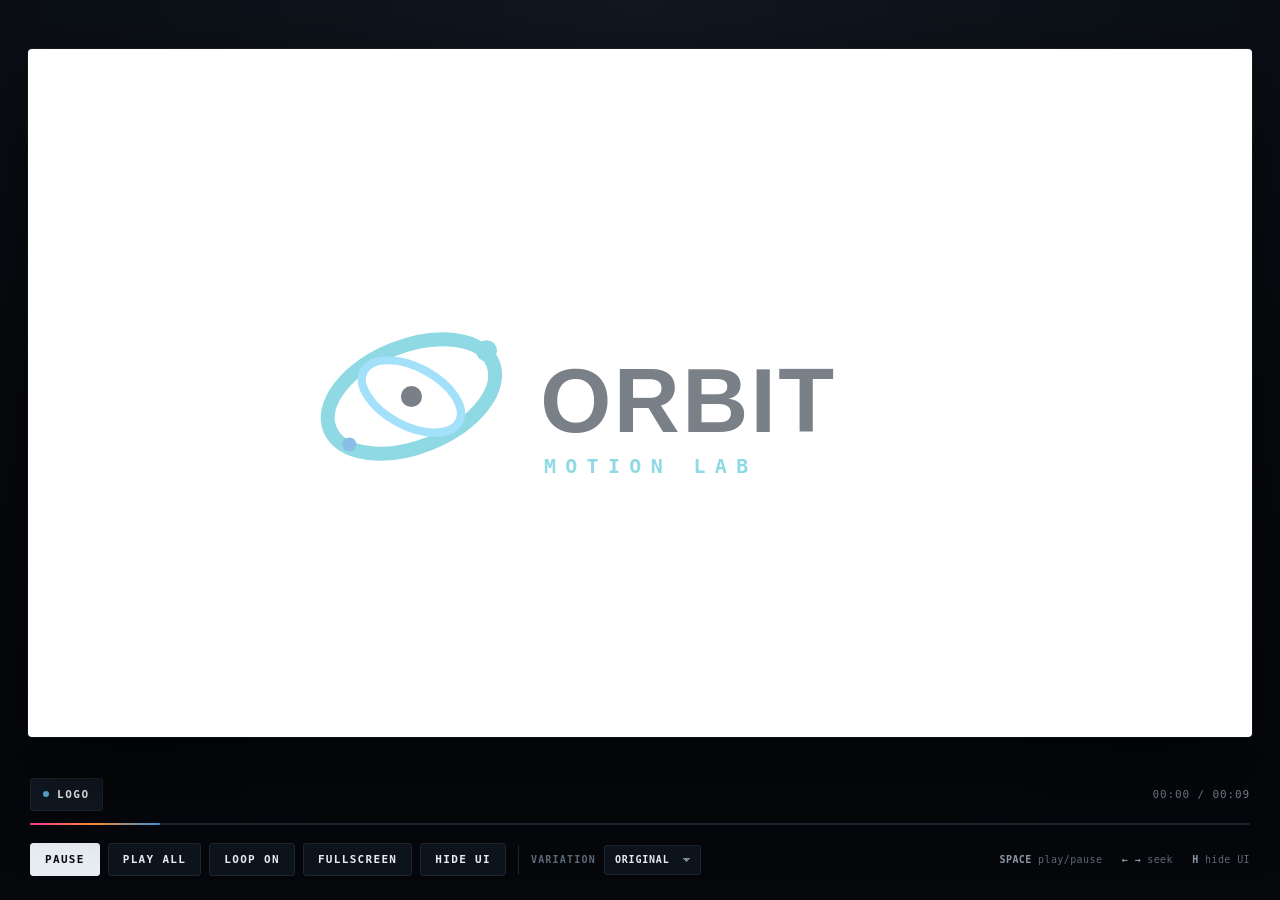
<file: templates/quickstage.html>
<!doctype html>
<html lang="en">
<head>
<meta charset="utf-8">
<meta name="viewport" content="width=device-width, initial-scale=1">
<title>Logo Stage — quickstage</title>
<link rel="stylesheet" href="../assets/logo-animation.css">
</head>
<body>
<div data-logo-app>
  <div data-logo-stage-wrap>
    <div data-logo-frame>
      <svg data-logo-stage viewBox="0 0 1920 1080" preserveAspectRatio="xMidYMid meet" role="img" aria-label="Quick logo animation">
        <g data-logo-scene="logo" data-logo-name="LOGO" data-logo-duration="9">
          <g data-logo-art data-logo-check>
            <image id="logo-image" href="../examples/orbit-logo.svg" x="0" y="0" width="100" height="100"/>
          </g>
        </g>
      </svg>
    </div>
  </div>
  <div data-logo-ui>
    <div data-logo-topline>
      <div data-logo-chapters></div>
      <div data-logo-time>00:00 / 00:09</div>
    </div>
    <div data-logo-track><div data-logo-progress></div></div>
    <div data-logo-controls>
      <button class="logo-btn" data-logo-action="play">PAUSE</button>
      <button class="logo-btn" data-logo-action="playall">PLAY ALL</button>
      <button class="logo-btn" data-logo-action="loop">LOOP ON</button>
      <button class="logo-btn" data-logo-action="fullscreen">FULLSCREEN</button>
      <button class="logo-btn" data-logo-action="clean">HIDE UI</button>
      <div class="logo-variation-wrap">
        <label data-logo-variation-label for="variation">VARIATION</label>
        <select data-logo-variation id="variation"></select>
      </div>
      <div data-logo-hint><b>SPACE</b> play/pause &nbsp; <b>← →</b> seek &nbsp; <b>H</b> hide UI</div>
    </div>
  </div>
</div>
<script src="../assets/logo-animation.js"></script>
<script>
(function () {
  var image = document.getElementById("logo-image");
  var href = image.getAttribute("href");
  var probe = new Image();
  probe.onload = function () {
    var w = probe.naturalWidth || probe.width || 1200;
    var h = probe.naturalHeight || probe.height || 420;
    var maxW = 1120;
    var maxH = 420;
    var s = Math.min(maxW / w, maxH / h);
    var iw = w * s;
    var ih = h * s;
    image.setAttribute("x", ((1920 - iw) / 2).toFixed(2));
    image.setAttribute("y", ((1080 - ih) / 2).toFixed(2));
    image.setAttribute("width", iw.toFixed(2));
    image.setAttribute("height", ih.toFixed(2));
  };
  probe.src = href;
  LogoStage.create(document.querySelector("[data-logo-app]"));
})();
</script>
</body>
</html>
</file>
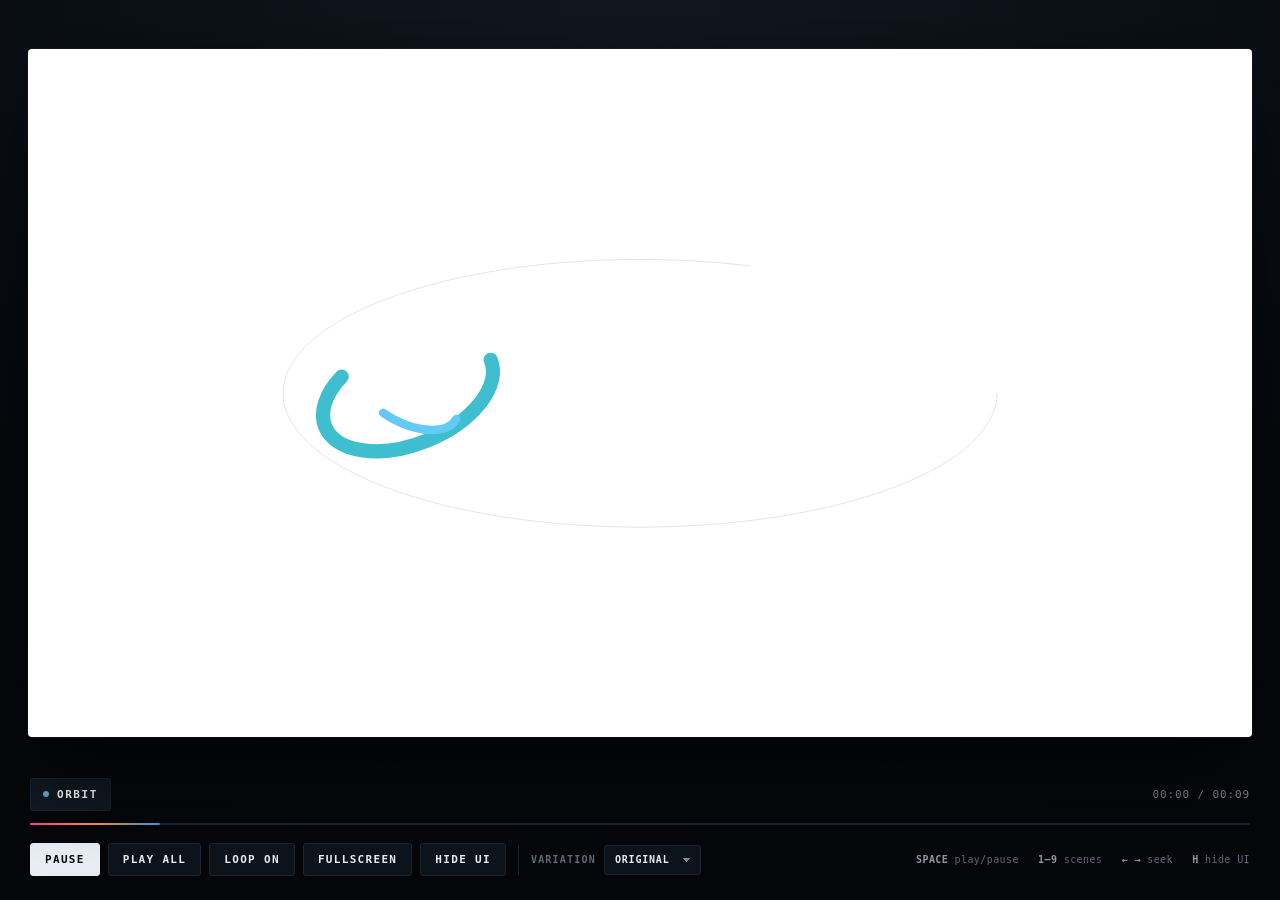
<file: templates/stage.html>
<!doctype html>
<html lang="en">
<head>
<meta charset="utf-8">
<meta name="viewport" content="width=device-width, initial-scale=1">
<title>Logo Stage — single logo demo</title>
<link rel="stylesheet" href="../assets/logo-animation.css">
</head>
<body>
<div data-logo-app>
  <div data-logo-stage-wrap>
    <div data-logo-frame>
      <svg data-logo-stage viewBox="0 0 1920 1080" preserveAspectRatio="xMidYMid meet" role="img" aria-label="Logo animation demo">
        <defs>
          <clipPath id="orbit-word-clip" clipPathUnits="userSpaceOnUse">
            <rect id="orbit-word-clip-rect" x="420" y="0" width="0" height="420"/>
          </clipPath>
        </defs>
        <g data-logo-scene="orbit" data-logo-name="ORBIT" data-logo-duration="9">
          <ellipse id="orbit-guide-ring" cx="960" cy="540" rx="560" ry="210" fill="none" stroke="#DCE3EA" stroke-width="1.4" opacity="0"/>
          <g id="orbit-logo" data-logo-check transform="translate(400 344) scale(0.9333)">
            <g fill="none" stroke-linecap="round">
              <ellipse id="orbit-ring-a" cx="210" cy="210" rx="150" ry="86" stroke="#3FBECF" stroke-width="24" transform="rotate(-22 210 210)"/>
              <ellipse id="orbit-ring-b" cx="210" cy="210" rx="92" ry="50" stroke="#62CAF5" stroke-width="14" transform="rotate(28 210 210)"/>
              <circle id="orbit-dot-a" cx="338" cy="132" r="18" fill="#3FBECF" stroke="none" opacity="0"/>
              <circle id="orbit-dot-b" cx="104" cy="292" r="12" fill="#3890D6" stroke="none" opacity="0"/>
              <circle id="orbit-core" cx="210" cy="210" r="18" fill="#1D2632" stroke="none" opacity="0"/>
            </g>
            <g id="orbit-word-wrap" clip-path="url(#orbit-word-clip)">
              <text x="430" y="270" fill="#1D2632" font-family="Helvetica Neue, Helvetica, Arial, sans-serif" font-size="156" font-weight="700" letter-spacing="4">ORBIT</text>
              <text x="436" y="340" fill="#3FBECF" font-family="ui-monospace, SFMono-Regular, Menlo, monospace" font-size="34" font-weight="600" letter-spacing="16">MOTION LAB</text>
            </g>
          </g>
        </g>
      </svg>
    </div>
  </div>
  <div data-logo-ui>
    <div data-logo-topline>
      <div data-logo-chapters></div>
      <div data-logo-time>00:00 / 00:09</div>
    </div>
    <div data-logo-track><div data-logo-progress></div></div>
    <div data-logo-controls>
      <button class="logo-btn" data-logo-action="play">PAUSE</button>
      <button class="logo-btn" data-logo-action="playall">PLAY ALL</button>
      <button class="logo-btn" data-logo-action="loop">LOOP ON</button>
      <button class="logo-btn" data-logo-action="fullscreen">FULLSCREEN</button>
      <button class="logo-btn" data-logo-action="clean">HIDE UI</button>
      <div class="logo-variation-wrap">
        <label data-logo-variation-label for="variation">VARIATION</label>
        <select data-logo-variation id="variation"></select>
      </div>
      <div data-logo-hint><b>SPACE</b> play/pause &nbsp; <b>1–9</b> scenes &nbsp; <b>← →</b> seek &nbsp; <b>H</b> hide UI</div>
    </div>
  </div>
</div>
<script src="../assets/logo-animation.js"></script>
<script>
(function () {
  var U = LogoStage.utils;
  var ringA = document.getElementById("orbit-ring-a");
  var ringB = document.getElementById("orbit-ring-b");
  var guide = document.getElementById("orbit-guide-ring");
  var wordClip = document.getElementById("orbit-word-clip-rect");
  var logo = document.getElementById("orbit-logo");
  var dots = [
    document.getElementById("orbit-dot-a"),
    document.getElementById("orbit-dot-b"),
    document.getElementById("orbit-core")
  ];
  function ellipseLen(rx, ry) {
    return Math.PI * (3 * (rx + ry) - Math.sqrt((3 * rx + ry) * (rx + 3 * ry)));
  }
  var lenA = ellipseLen(150, 86);
  var lenB = ellipseLen(92, 50);
  var lenG = ellipseLen(560, 210);

  window.LOGO_SCENES = {
    orbit: function (u) {
      var fade = u < 0.5 ? 1 : 1 - U.smooth(U.phase(u, 0.62, 0.94));
      U.setOp(logo, fade);

      var guideOp = U.smooth(U.phase(u, 0.02, 0.07)) * (1 - U.smooth(U.phase(u, 0.30, 0.38)));
      U.setOp(guide, guideOp);
      U.setDash(guide, lenG, U.easeOut(U.phase(u, 0.02, 0.22)));

      var drawA = u < 0.5 ? U.easeOut(U.phase(u, 0.04, 0.28)) : 1 - U.easeOut(U.phase(u, 0.70, 0.90));
      var drawB = u < 0.5 ? U.easeOut(U.phase(u, 0.08, 0.32)) : 1 - U.easeOut(U.phase(u, 0.72, 0.92));
      U.setDash(ringA, lenA, drawA);
      U.setDash(ringB, lenB, drawB);

      dots.forEach(function (dot, i) {
        var p = U.easeOutBack(U.phase(u, 0.16 + i * 0.03, 0.28 + i * 0.03));
        var cx = Number(dot.getAttribute("cx"));
        var cy = Number(dot.getAttribute("cy"));
        U.setTransform(dot, 0, 0, p, p, 0, cx, cy);
        U.setOp(dot, p);
      });

      var wordP = u < 0.5 ? U.smooth(U.phase(u, 0.14, 0.36)) : 1 - U.smooth(U.phase(u, 0.70, 0.88));
      wordClip.setAttribute("width", (780 * wordP).toFixed(2));
    }
  };

  LogoStage.create(document.querySelector("[data-logo-app]"));
})();
</script>
</body>
</html>
</file>
<file: assets/logo-animation.css>
:root {
  --logo-bg: #080b10;
  --logo-panel: #0e141b;
  --logo-line: #1d2632;
  --logo-text: #e9eef4;
  --logo-muted: #7d8a99;
  --logo-accent: #5eb2d7;
}
* { box-sizing: border-box; }
html, body { height: 100%; }
body {
  margin: 0;
  overflow: hidden;
  color: var(--logo-text);
  background: radial-gradient(125% 95% at 50% 0%, #111821 0%, #080b10 55%, #05070a 100%);
  font-family: -apple-system, BlinkMacSystemFont, "Segoe UI", Inter, Roboto, Helvetica, Arial, sans-serif;
}
[data-logo-app] { height: 100%; display: flex; flex-direction: column; min-height: 0; }
[data-logo-stage-wrap] {
  flex: 1;
  display: flex;
  align-items: center;
  justify-content: center;
  padding: 26px 28px 18px;
  min-height: 0;
}
[data-logo-frame] {
  position: relative;
  width: min(100%, calc((100vh - 190px) * 16 / 9));
  aspect-ratio: 16 / 9;
  background: #fff;
  border-radius: 4px;
  overflow: hidden;
  cursor: pointer;
  box-shadow: 0 34px 90px rgba(0,0,0,.65), 0 0 0 1px rgba(255,255,255,.06);
}
[data-logo-stage] {
  display: block;
  width: 100%;
  height: 100%;
  background: transparent;
  position: relative;
  z-index: 1;
}
[data-logo-ui] {
  flex: 0 0 auto;
  padding: 0 30px 24px;
  width: 100%;
  max-width: 1600px;
  margin: 0 auto;
}
[data-logo-topline] {
  display: flex;
  align-items: center;
  justify-content: space-between;
  gap: 20px;
  margin-bottom: 12px;
}
[data-logo-chapters] { display: flex; gap: 6px; flex-wrap: wrap; }
.logo-chapter {
  appearance: none;
  border: 1px solid transparent;
  background: transparent;
  color: var(--logo-muted);
  font: 600 11px/1 ui-monospace, SFMono-Regular, Menlo, monospace;
  letter-spacing: .14em;
  padding: 10px 12px;
  border-radius: 3px;
  cursor: pointer;
  transition: color .2s, border-color .2s, background .2s;
}
.logo-chapter:hover { color: var(--logo-text); border-color: var(--logo-line); }
.logo-chapter.is-active { color: #fff; border-color: var(--logo-line); background: #121923; }
.logo-chapter-dot {
  display: inline-block;
  width: 6px;
  height: 6px;
  border-radius: 50%;
  margin-right: 8px;
  vertical-align: 1px;
  background: currentColor;
  opacity: .5;
}
.logo-chapter.is-active .logo-chapter-dot { background: var(--logo-accent); opacity: 1; }
[data-logo-time] {
  font: 500 11px/1 ui-monospace, SFMono-Regular, Menlo, monospace;
  color: var(--logo-muted);
  letter-spacing: .08em;
  white-space: nowrap;
}
[data-logo-track] {
  height: 2px;
  background: #1a222d;
  border-radius: 2px;
  cursor: pointer;
  position: relative;
  margin-bottom: 18px;
}
[data-logo-progress] {
  position: absolute;
  left: 0;
  top: 0;
  height: 100%;
  width: 0;
  background: linear-gradient(90deg, #ff3694, #f48c2f 50%, #3890d6);
  border-radius: 2px;
}
.logo-tick { position: absolute; top: -3px; width: 1px; height: 8px; background: #2a3543; }
[data-logo-controls] { display: flex; align-items: center; gap: 8px; flex-wrap: wrap; }
.logo-btn {
  appearance: none;
  border: 1px solid var(--logo-line);
  background: var(--logo-panel);
  color: var(--logo-text);
  font: 600 11px/1 ui-monospace, SFMono-Regular, Menlo, monospace;
  letter-spacing: .12em;
  padding: 10px 14px;
  border-radius: 3px;
  cursor: pointer;
  transition: background .2s, border-color .2s, color .2s;
}
.logo-btn:hover { background: #151d27; border-color: #2a3543; }
[data-logo-action="play"] { background: #e9eef4; color: #080b10; border-color: #e9eef4; }
[data-logo-action="play"]:hover { background: #fff; }
.logo-variation-wrap {
  display: flex;
  align-items: center;
  gap: 8px;
  border-left: 1px solid var(--logo-line);
  padding-left: 12px;
  margin-left: 4px;
}
[data-logo-variation-label] {
  font: 600 10px/1 ui-monospace, SFMono-Regular, Menlo, monospace;
  color: #5e6b7a;
  letter-spacing: .12em;
}
[data-logo-variation] {
  appearance: none;
  border: 1px solid var(--logo-line);
  background-color: var(--logo-panel);
  color: var(--logo-text);
  font: 600 10px/1 ui-monospace, SFMono-Regular, Menlo, monospace;
  letter-spacing: .08em;
  padding: 9px 30px 9px 10px;
  border-radius: 3px;
  cursor: pointer;
  background-image:
    linear-gradient(45deg, transparent 50%, #7d8a99 50%),
    linear-gradient(135deg, #7d8a99 50%, transparent 50%);
  background-position: calc(100% - 13px) 50%, calc(100% - 9px) 50%;
  background-size: 4px 4px, 4px 4px;
  background-repeat: no-repeat;
}
[data-logo-variation]:hover { border-color: #2a3543; }
[data-logo-hint] {
  margin-left: auto;
  color: #5e6b7a;
  font: 500 10px/1.4 ui-monospace, SFMono-Regular, Menlo, monospace;
  letter-spacing: .04em;
  text-align: right;
}
[data-logo-hint] b { color: #8b99a8; font-weight: 600; }
[data-logo-app].is-clean [data-logo-ui] { display: none; }
[data-logo-app].is-clean [data-logo-stage-wrap] { padding: 0; }
[data-logo-app].is-clean [data-logo-frame] {
  width: min(100vw, calc(100vh * 16 / 9));
  max-height: 100vh;
  border-radius: 0;
  box-shadow: none;
}
[data-logo-frame]:fullscreen {
  width: 100vw;
  height: 100vh;
  max-width: none;
  max-height: none;
  aspect-ratio: auto;
  border-radius: 0;
  box-shadow: none;
  background: #fff;
  cursor: default;
}
[data-logo-frame]:fullscreen [data-logo-stage] { width: 100%; height: 100%; }
@media (max-width: 720px) {
  [data-logo-stage-wrap] { padding: 12px 12px 8px; }
  [data-logo-ui] { padding: 0 14px 14px; }
  [data-logo-hint] { display: none; }
  .logo-chapter { padding: 9px 8px; letter-spacing: .08em; }
  .logo-btn { padding: 9px 10px; }
}
</file>
